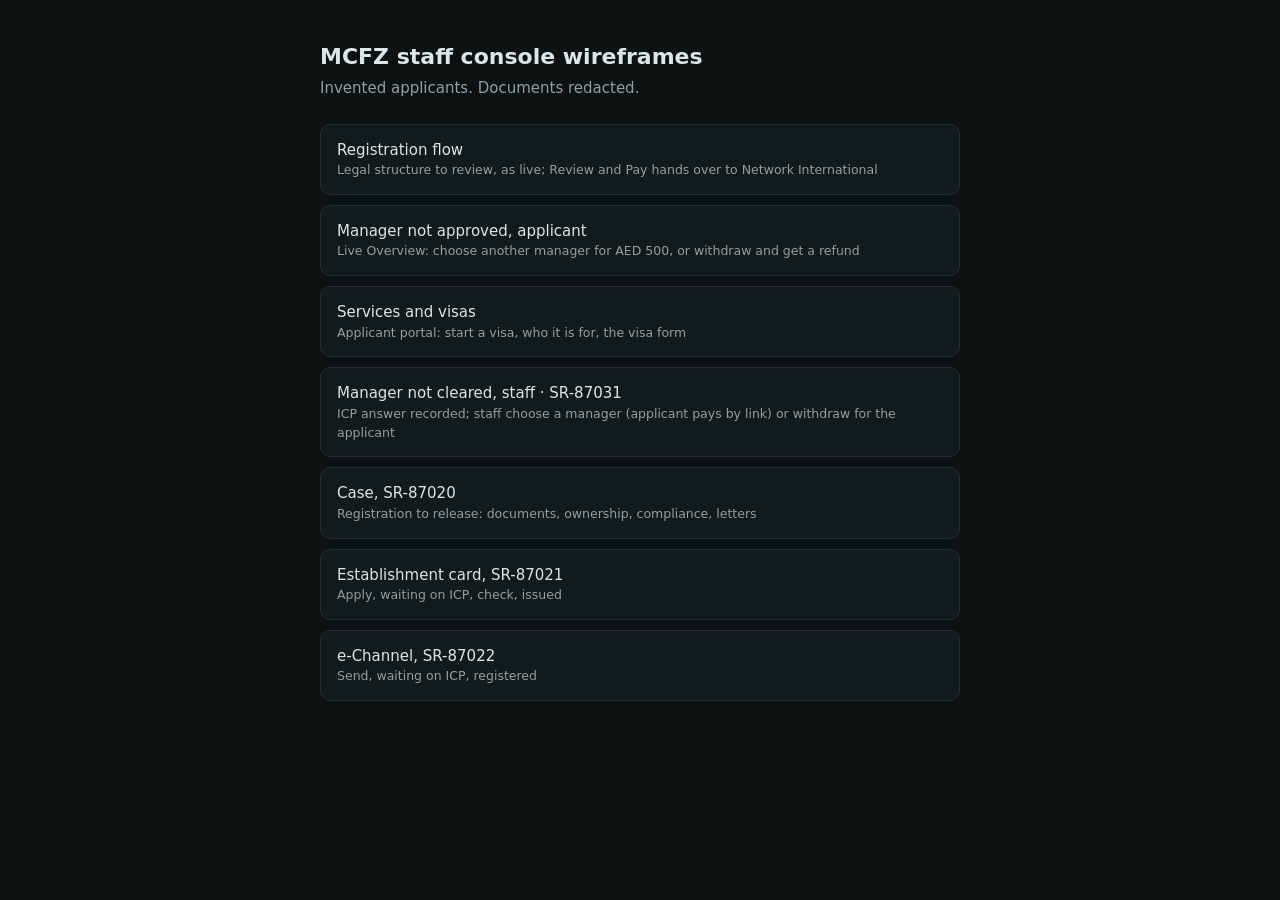
<file: index.html>
<!doctype html><html lang="en"><head><meta charset="utf-8"><meta name="viewport" content="width=device-width,initial-scale=1"><title>MCFZ Wireframes</title>
<style>body{margin:0;background:#0c1112;color:#dbe6e7;font:15px/1.5 system-ui,sans-serif}main{max-width:640px;margin:0 auto;padding:40px 16px}h1{font-size:22px;margin:0 0 4px}p{color:#8fa1a4;margin:0 0 24px}a{display:block;padding:14px 16px;border:1px solid #233033;border-radius:10px;margin-bottom:10px;color:#dbe6e7;text-decoration:none;background:#121a1b}a:hover{border-color:#1fb4b0}small{display:block;color:#8fa1a4}</style></head>
<body><main><h1>MCFZ staff console wireframes</h1><p>Invented applicants. Documents redacted.</p>
<a href="registration/">Registration flow<small>Legal structure to review, as live; Review and Pay hands over to Network International</small></a>
<a href="manager-not-approved/">Manager not approved, applicant<small>Live Overview: choose another manager for AED 500, or withdraw and get a refund</small></a>
<a href="services/">Services and visas<small>Applicant portal: start a visa, who it is for, the visa form</small></a>
<a href="manager-check/">Manager not cleared, staff · SR-87031<small>ICP answer recorded; staff choose a manager (applicant pays by link) or withdraw for the applicant</small></a>
<a href="console/">Case, SR-87020<small>Registration to release: documents, ownership, compliance, letters</small></a>
<a href="ec/">Establishment card, SR-87021<small>Apply, waiting on ICP, check, issued</small></a>
<a href="ech/">e-Channel, SR-87022<small>Send, waiting on ICP, registered</small></a>
</main></body></html>
</file>
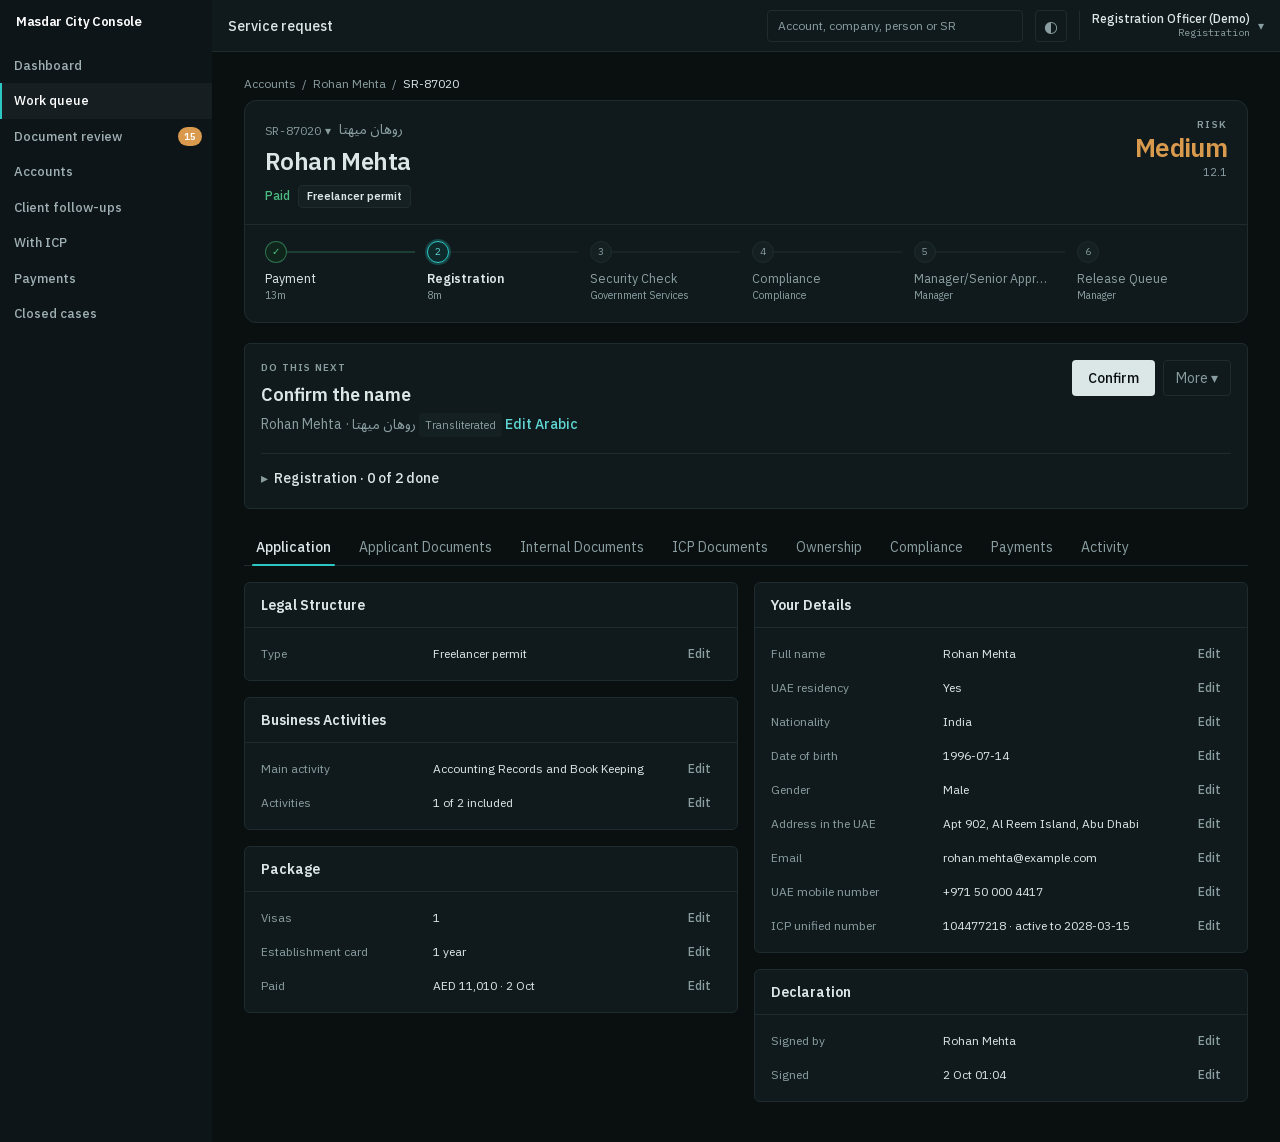
<file: console/index.html>
<!doctype html>
<html lang="en" class="__variable_c8daab __variable_595324 __variable_b7e8f4 dark">
<head>
<meta charset="utf-8">
<meta name="viewport" content="width=device-width,initial-scale=1">
<title>Staff Console Case</title>
<link rel="stylesheet" href="assets/8bc4025667f5d65a.css">
<link rel="stylesheet" href="assets/4b7f1220c1ed02d1.css">
<style>
body{margin:0}
.wbar{background:#000;color:#ddd;font:12.5px/1.4 system-ui,sans-serif;padding:8px 16px;display:flex;flex-wrap:wrap;gap:8px 16px;align-items:center}
.wbar b{color:#fff}.wbar button,.wbar select{color:#9fd8cf;background:#000;border:1px solid #333;border-radius:6px;padding:2px 8px;font:inherit;cursor:pointer}
.ar{direction:rtl;unicode-bidi:isolate}
.pv{height:100%;display:flex;flex-direction:column;align-items:center;justify-content:center;gap:10px;font:12px/1 ui-monospace,monospace;color:hsl(var(--muted-foreground))}
.pv .pg{width:62%;aspect-ratio:1.42;border:1px solid hsl(var(--border));border-radius:6px;background:repeating-linear-gradient(135deg,hsl(var(--panel)),hsl(var(--panel)) 8px,hsl(var(--panel2)) 8px,hsl(var(--panel2)) 9px)}
.thumb{height:100%;background:repeating-linear-gradient(135deg,hsl(var(--panel2)),hsl(var(--panel2)) 6px,hsl(var(--border)) 6px,hsl(var(--border)) 7px)}
.masonry{column-gap:1rem}
.rows>div:first-child{border-top:0}
.split{display:grid;gap:1rem;align-items:start}
@media (min-width:760px){.masonry{column-count:2}}
@media (min-width:900px){.split{grid-template-columns:minmax(0,1.25fr) minmax(0,1fr)}.sticky-v{position:sticky;top:12px}}
kbd{font:10px ui-monospace,monospace;border:1px solid hsl(var(--border));border-radius:4px;padding:0 4px;color:hsl(var(--muted-foreground))}
/* Ownership diagram, from the client wireframe, recoloured for the console */
.dot{width:9px;height:9px;border-radius:50%;flex:none;display:inline-block}
.org{overflow-x:auto;padding:14px 0 6px}
.org ul{display:flex;justify-content:center;margin:0;padding:22px 0 0;position:relative;list-style:none}
.org>ul{padding-top:0;width:max-content;min-width:100%}
.org li{list-style:none;position:relative;padding:22px 5px 0;display:flex;flex-direction:column;align-items:center}
.org li::before,.org li::after{content:'';position:absolute;top:0;right:50%;width:50%;height:22px;border-top:1px solid hsl(var(--border))}
.org li::after{right:auto;left:50%;border-left:1px solid hsl(var(--border))}
.org li:only-child::before,.org li:only-child::after{display:none}
.org li:only-child{padding-top:0}
.org li:first-child::before,.org li:last-child::after{border:0}
.org li:last-child::before{border-right:1px solid hsl(var(--border));border-radius:0 6px 0 0}
.org li:first-child::after{border-radius:6px 0 0 0}
.org ul ul::before{content:'';position:absolute;top:0;left:50%;border-left:1px solid hsl(var(--border));height:22px}
.nd{position:relative;border:1px solid hsl(var(--border));border-top:3px solid var(--c);border-radius:9px;background:hsl(var(--panel));padding:9px 12px 8px;min-width:118px;max-width:168px;text-align:center}
.nd b{display:block;font-size:12.5px;line-height:1.3;font-weight:600}
.nd small{display:block;font-size:11px;color:hsl(var(--muted-foreground));margin-top:2px;line-height:1.3}
.nd .pp{position:absolute;top:-10px;left:50%;transform:translateX(-50%);background:hsl(var(--panel2));border:1px solid hsl(var(--border));border-radius:100px;font-size:10.5px;font-weight:600;padding:0 7px;line-height:17px;white-space:nowrap}
.nd.root{background:hsl(var(--foreground));border-color:hsl(var(--foreground));color:hsl(var(--background));padding:10px 16px}
.nd.bo{background:hsl(var(--warn-wash))}
.nd.bo small{color:hsl(var(--warn));font-weight:600}
.nd.dim{border-style:dashed;background:transparent}
.nd.dim b{color:hsl(var(--muted-foreground))}
.grid-cols-\[10rem_1fr_auto\]{grid-template-columns:10rem 1fr auto}.grid-cols-\[1fr_1fr_auto\]{grid-template-columns:1fr 1fr auto}.grid-cols-\[1fr_auto_auto\]{grid-template-columns:1fr auto auto}.grid-cols-\[7rem_1fr_auto\]{grid-template-columns:7rem 1fr auto}.h-14{height:3.5rem}.w-11{width:2.75rem}.p-2\.5{padding:.625rem}.w-\[212px\]{width:212px}
@media (max-width:600px){.grid-cols-\[10rem_1fr_auto\]{grid-template-columns:7rem 1fr auto}}
.min-w-\[180px\]{min-width:180px}.gap-\[3px\]{gap:3px}.w-12{width:3rem}.w-\[320px\]{width:320px}.w-\[300px\]{width:300px}.w-\[220px\]{width:220px}.w-\[240px\]{width:240px}.h-13{height:3.25rem}.size-\[18px\]{width:18px;height:18px}.max-h-\[60vh\]{max-height:60vh}
.aspect-\[3\/4\]{aspect-ratio:3/4}.max-w-\[210px\]{max-width:210px}.max-w-\[420px\]{max-width:420px}.text-neutral-800{color:#262626}.text-neutral-500{color:#737373}.text-\[6px\]{font-size:6px}.text-\[7px\]{font-size:7px}.bg-neutral-200{background:#e5e5e5}.border-neutral-300{border-color:#d4d4d4}
.size-6{width:1.5rem;height:1.5rem}.cursor-copy{cursor:copy}.text-\[15px\]{font-size:15px}
@media (max-width:820px){.side{display:none}}
</style>
</head>
<body class="bg-background text-foreground antialiased">

<div class="flex min-h-svh">
  <nav class="side w-[212px] shrink-0 bg-nav py-3"><div class="px-4 pb-4 text-[13px] font-semibold tracking-tight text-navactive">Masdar City Console</div><div id="nav"></div></nav>
  <div id="portal"></div><main class="flex-1 min-w-0 bg-background"><header id="topbar" class="flex h-13 items-center gap-3 border-b border-border bg-card px-4"></header><div class="mx-auto max-w-6xl px-4 py-6 min-[820px]:px-8" id="app"></div></main>
</div>
<script>
const SKEY='mcfz-console-case-wf-v10';
/* ---------- Cases (invented) ---------- */
const CASES={
 fl:{sr:'SR-87020',type:'Freelancer permit',name:'Rohan Mehta',ar:'روهان ميهتا',risk:['Medium','12.1'],paid:'AED 11,010',
   app:[
    ['Legal Structure',[['Type','Freelancer permit']]],
    ['Business Activities',[['Main activity','Accounting Records and Book Keeping'],['Activities','1 of 2 included']]],
    ['Package',[['Visas','1'],['Establishment card','1 year'],['Paid','AED 11,010 · 2 Oct']]],
    ['Your Details',[['Full name','Rohan Mehta'],['UAE residency','Yes'],['Nationality','India'],['Date of birth','1996-07-14'],['Gender','Male'],['Address in the UAE','Apt 902, Al Reem Island, Abu Dhabi'],['Email','rohan.mehta@example.com'],['UAE mobile number','+971 50 000 4417'],['ICP unified number','104477218 · active to 2028-03-15']]],
    ['Declaration',[['Signed by','Rohan Mehta'],['Signed','2 Oct 01:04']]]],
   people:[{id:'p1',name:'Rohan Mehta',role:'Permit holder'}],
   docs:[{k:'pp',t:'Passport',who:'p1',f:'WP_4_ROHAN_PASSPORT.pdf',sz:'1.7 MB'},{k:'eid',t:'Emirates ID',who:'p1',f:'WP_4_ROHAN_EID.jpg',sz:'0.2 MB'},{k:'poa',t:'Proof of Address',who:'p1',f:'WP_4_ROHAN_BILL.pdf',sz:'0.3 MB'},{k:'noc',t:'No-objection letter',who:'p1'},{k:'cv',t:'CV or Experience Letter',who:'p1'},{k:'edu',t:'Educational Certificate',who:'p1'}]},
 co:{sr:'SR-87031',type:'Limited company',name:'Harbour Interiors Limited',ar:'هاربر انتيريورز ليمتد',risk:['Medium','14.4'],paid:'AED 17,520',
   app:[
    ['Legal Structure',[['Type','Limited company (L.L.C-FZ)']]],
    ['Company Name',[['Name','Harbour Interiors Limited'],['Arabic','هاربر انتيريورز ليمتد'],['Name check','Passed']]],
    ['Business Activities',[['Main activity','Interior Design Consultancy'],['Activities','2 of 3 included']]],
    ['Package',[['Package','Business One · 2 years'],['Visas','1'],['Paid','AED 17,520 · 1 Oct']]],
    ['Stakeholders',[['Layla Haddad','Shareholder · Director · Manager · Legal representative'],['Marco Bellini','Shareholder'],['Cedar Fitout Contracting','Shareholder · Mainland · signed by Omar Khalil']]],
    ['Layla Haddad',[['Roles','Shareholder · Director · Manager · Legal representative'],['UAE residency','Yes'],['Nationality','Kenya'],['Email','layla@harbour-interiors.example'],['UAE mobile number','+971 50 000 1204'],['Address in the UAE','Apt 1204, Marina Gate 2, Dubai Marina, Dubai']]],
    ['Marco Bellini',[['Roles','Shareholder'],['UAE residency','No'],['Nationality','Italy'],['Email','marco.bellini@example.it'],['Home country phone number','+39 333 000 0102'],['Home country address','Via Roma 14, Treviso, Italy']]],
    ['James Whitfield',[['Roles','Beneficial owner · 56% through Cedar Fitout Contracting'],['UAE residency','Yes'],['Nationality','Australia'],['Email','james.w@example.com'],['UAE mobile number','+971 52 000 7781'],['Address in the UAE','Villa 3, Street 9, Jumeirah 1, Dubai']]],
    ['Ownership',[['Share capital','100 shares at AED 1,000 · AED 100,000'],['Split','Cedar Fitout Contracting 70 · Layla Haddad 25 · Marco Bellini 5']]],
    ['Declaration',[['Signed by','Layla Haddad'],['Signed','1 Oct 18:22']]]],
   people:[{id:'lay',name:'Layla Haddad',role:'Manager'},{id:'mar',name:'Marco Bellini',role:'Shareholder'},{id:'jam',name:'James Whitfield',role:'Beneficial owner'}],
   docs:[{k:'pp',t:'Passport',who:'lay',f:'layla-passport.pdf',sz:'1.2 MB'},{k:'eid',t:'Emirates ID',who:'lay',f:'layla-eid.pdf',sz:'0.6 MB'},{k:'poa',t:'Proof of Address',who:'lay',f:'layla-dewa.pdf',sz:'0.3 MB'},{k:'pp2',t:'Passport',who:'mar',f:'marco-passport.pdf',sz:'1.4 MB'},{k:'tl',t:'Trade Licence',who:'cf',f:'cedar-fitout-trade-licence.pdf',sz:'0.8 MB'},{k:'sd',t:'Shareholder Distribution Document',who:'cf',f:'cedar-fitout-share-distribution.pdf',sz:'0.5 MB'},{k:'pp3',t:'Passport',who:'jam',f:'james-passport.pdf',sz:'1.1 MB'},{k:'poa3',t:'Proof of Address',who:'jam'}]}
};
CASES.co.visa={sr:'SR-87044',type:'Employment visa',sub:'Layla Haddad',
  docs:[{k:'pp',t:'Passport',who:'lay',f:'layla-passport.pdf',sz:'1.2 MB',from:'SR-87031'},{k:'photo',t:'Passport-size photo',who:'lay',f:'layla-photo.jpg',sz:'0.3 MB'},{k:'deg',t:'Attested degree certificate',who:'lay',f:'layla-degree-attested.pdf',sz:'1.0 MB'}],
  app:[['Visa',[['Job title','Marketing Manager · مدير تسويق'],['Qualification','Bachelor'],['Marital status','Married'],['Religion','Islam'],['Mother’s full name','Salma Haddad'],['Location','Inside the UAE, visit visa']]],['Pay',[['Basic monthly salary','AED 18,000'],['Transport allowance','AED 2,000'],['Probation','3 months'],['Contract','2 years']]]]};
const ACCT0=null;
const ACCT={fl:[['reg','SR-87020','Freelancer permit'],['ec','SR-87021','Establishment card'],['ech','SR-87022','e-Channel']],
            co:[['reg','SR-87031','Company registration'],['visa','SR-87044','Employment visa · Layla Haddad'],[null,'SR-87032','Establishment card']]};
const WHO={p1:'Rohan Mehta',lay:'Layla Haddad',mar:'Marco Bellini',jam:'James Whitfield',cf:'Cedar Fitout Contracting'};
const REC={fl:[['Full name','Rohan Mehta','ROHAN MEHTA',1],['Nationality','IN','IN',1],['Date of birth','1996-07-14','1996-07-14',1],['Passport number','P5531207','P5531207',1],['Passport expiry','2034-05-02','2034-05-02',1],['Name in Arabic','روهان ميهتا','Not read',0]],
           co:[['Full name','Layla Haddad','LAYLA HADDAD',1],['Nationality','KE','KE',1],['Date of birth','1988-03-14','1988-03-14',1],['Passport number','AK4471902','AK4471902',1],['Passport expiry','2031-06-01','2031-06-01',1],['Name in Arabic','ليلى حداد','Not read',0]]};
const blank=()=>({...(window.BOOT||{}),cs:(window.BOOT||{}).cs||'fl',tab:(window.BOOT||{}).tab||'application',name:false,docs:{},sel:null,letter:false,step:1,af:'All',back:false,sr:'reg',screen:'case',role:'reg',src:'app',icpNo:'',dlg:null,why:null,confirmFail:false,t:{},view:null,more:false,showRest:false,err:10013,ovr:{},stale:false,rk:null,vstep:0,vdone:false,reason:'',allRec:false,edits:{},log:[],editing:null,portal:false,...(window.BOOT||{})});
let S; try{S=JSON.parse(localStorage.getItem(SKEY))||blank()}catch(e){S=blank()}
const save=()=>{try{localStorage.setItem(SKEY,JSON.stringify(S))}catch(e){}};
const esc=s=>String(s??'').replace(/&/g,'&amp;').replace(/</g,'&lt;').replace(/"/g,'&quot;');
const C=()=>CASES[S.cs];
const isAr=s=>/[؀-ۿ]/.test(s);

/* ---------- Live console markup ---------- */
const pill=(t,tone)=>`<span class="inline-flex shrink-0 items-center rounded-full border px-2 py-0.5 text-xs font-medium ${tone==='ok'?'border-ok/40 bg-ok-wash text-ok':tone==='warn'?'border-warn/40 bg-warn-wash text-warn':'border-border bg-panel2 text-foreground'}">${t}</span>`;
const tag=(t,ok)=>`<span class="inline-flex items-center rounded px-1.5 py-0.5 text-[11px] whitespace-nowrap ${ok?'bg-ok-wash text-ok':'bg-panel2 text-muted-foreground'}">${t}</span>`;
const btnP=(t,a='',dis)=>`<button type="button" ${a} ${dis?'disabled':''} class="shrink-0 rounded-md font-medium transition-colors disabled:opacity-50 px-4 py-2 text-sm bg-foreground text-background hover:opacity-90">${t}</button>`;
const btnB=(t,a='')=>`<button type="button" ${a} class="inline-flex shrink-0 items-center gap-1.5 rounded-md border border-brand px-2.5 py-1 text-xs font-medium text-link transition-colors hover:bg-wash disabled:opacity-40">${t}</button>`;
const btnS=(t,a='')=>`<button type="button" ${a} class="inline-flex shrink-0 items-center gap-1.5 rounded-md border border-border px-2.5 py-1 text-xs text-muted-foreground transition-colors hover:text-foreground disabled:opacity-40">${t}</button>`;
const link=(t,a)=>`<button type="button" ${a} class="ml-auto shrink-0 text-xs font-medium text-link hover:underline">${t} ›</button>`;
const card=(h,inner,right='',sub='')=>`<div class="mb-4 break-inside-avoid rounded-lg border border-border bg-panel"><div class="flex items-center gap-2 border-b border-border px-4 py-3"><h3 class="text-sm font-semibold text-foreground">${h}</h3>${sub?`<span class="text-xs text-muted-foreground">· ${sub}</span>`:''}${right}</div><div class="px-4 py-3"><div class="grid gap-1.5">${inner}</div></div></div>`;
const row=(k,v)=>`<div class="flex gap-3 text-xs"><span class="w-40 shrink-0 text-muted-foreground">${k}</span><span class="min-w-0 ${isAr(v)?'ar':''}">${v}</span></div>`;
const recRow=(k,v,a='')=>`<div class="grid grid-cols-[10rem_1fr_auto] items-center gap-3 px-3 py-1.5 text-sm"><span class="text-xs text-muted-foreground">${k}</span><span class="min-w-0 ${isAr(v)?'ar':''}">${v}</span>${a}</div>`;
const recBox=(h,rows,right='')=>`<div><div class="flex items-center gap-2"><div class="label-cap text-muted-foreground">${h}</div>${right}</div><div class="mt-2 divide-y divide-border overflow-hidden rounded-md border border-border bg-panel">${rows}</div></div>`;
const ek=l=>S.cs+':'+l;
const val=(l,d)=>S.edits[ek(l)]??d;
const now=()=>{const d=new Date(); return `2 Oct ${String(d.getHours()).padStart(2,'0')}:${String(d.getMinutes()).padStart(2,'0')}`};
function erow(l,d,kind,key){key=key||l; const v=val(key,d), on=S.editing===key, ed=ek(key) in S.edits;
  const shown=v?`<span class="text-foreground ${isAr(v)?'ar':''}">${esc(v)}</span>`:`<span class="text-muted-foreground">Not given</span>`;
  const val2=on?`<span class="flex gap-2"><input data-ein class="min-w-0 flex-1 rounded-md border border-brand bg-background px-2 py-1 text-sm ${isAr(v)?'ar':''}" value="${esc(v)}">${btnS('Cancel','data-a="ecancel"')}${btnB('Save','data-a="esave"')}</span>`:`<span class="flex flex-wrap items-center gap-2">${shown}${ed?tag('Edited by staff'):''}</span>`;
  const b=on?'':`<button data-edit="${esc(key)}" class="inline-flex h-7 items-center rounded-md px-2.5 text-xs font-medium text-muted-foreground hover:bg-accent hover:text-foreground">Edit</button>`;
  return kind==='rec'?`<div class="grid grid-cols-[10rem_1fr_auto] items-center gap-3 px-3 py-1.5 text-sm"><span class="text-xs text-muted-foreground">${l}</span><span class="min-w-0">${val2}</span>${b}</div>`
    :`<div class="grid grid-cols-[10rem_1fr_auto] items-center gap-3 text-xs"><span class="text-muted-foreground">${l}</span><span class="min-w-0">${val2}</span>${b}</div>`}
const editBtn=`<button class="inline-flex h-7 items-center rounded-md px-2.5 text-xs font-medium text-muted-foreground hover:bg-accent hover:text-foreground">Edit</button>`;
const mark=ok=>`<span aria-hidden="true" class="flex size-[18px] shrink-0 items-center justify-center rounded-full border text-[10px] ${ok?'border-ok/50 bg-ok-wash text-ok':'border-border'}">${ok?'✓':''}</span>`;
const tl=(t,a)=>`<button type="button" ${a} class="shrink-0 text-sm font-medium text-link hover:underline">${t}</button>`;

CASES.fl.ec={sr:'SR-87021',type:'Establishment card',sub:'Rohan Mehta',docs:[],app:[]};
const mgrNow=()=>S.mgrName||'Layla Haddad';
const SRD=()=>S.sr!=='reg'&&C()[S.sr]?C()[S.sr]:null;
CASES.co.pre={sr:'SR-87030',type:'Pre-approval',sub:'Harbour Interiors Limited',
  docs:[{k:'ppp',t:'Passport',who:'lay',f:'layla-passport.pdf',sz:'1.2 MB'},{k:'peid',t:'Emirates ID',who:'lay',f:'layla-eid.pdf',sz:'0.6 MB'},{k:'prv',t:'Residence visa',who:'lay',f:'layla-residence-visa.pdf',sz:'0.4 MB'}],
  app:[['Company',[['Company type','Limited company'],['Proposed name 1','Harbour Interiors'],['Proposed name 2','Harbour Interior Design'],['Proposed name 3','Harbour Fitout'],['Main activity','Interior Design Consultancy']]],['Manager',[['Full name','Layla Haddad'],['Full name in Arabic','ليلى حداد'],['Email','layla@harbour-interiors.example'],['Mobile','+971 50 000 1204'],['UAE residency','Yes']]],['Payment',[['Pre-approval and name reservation','AED 500 · card · 2 Oct']]]]};
const PRESTEPS=[['Payment','1m','System'],['Review','','Registration'],['Security Check','','Government Services'],['Decision','','Government Services'],['Released','','Government Services']];
const PRESTEPT=[
  [['Payment received',()=>'AED 500 · card · approved by Stripe','auto']],
  [['Check the proposed names',()=>'3 proposed · first available is used','prenames','Confirm'],['Review the manager’s documents',()=>`${received().filter(d=>S.docs[dkey(d)]).length} of ${received().length} reviewed`,'docs','Review'],['Screen the manager',()=>'AML','prescreen','Run']],
  [['Send the security approval letter to ICP',()=>'Covering letter, security approval for name reservation','presend','Record as sent'],['Upload the cleared certificate',()=>S.preNo?`Sent to ICP · ${esc(S.preNo)}`:'When ICP clear the manager','precert','Upload']],
  [['Decide',()=>'','predecide','Approve']],
  [['Name Reservation Certificate released',()=>'Harbour Interiors Limited · valid until 1 December 2026','auto']]];
CASES.fl.ech={sr:'SR-87022',type:'e-Channel',sub:'Rohan Mehta',docs:[],app:[]};
const ECHSTEPS=[['Send','0d','Government Services'],['Waiting on ICP','','ICP'],['Registered','','Government Services']];
const ECHSTEPT=[[['Submit the e-Channel registration',()=>'On ICP’s own portal. No letter for this one.','echsend','Record as sent']],[['Record the registration',()=>'','echreg','Register']],[['e-Channel registered',()=>'','auto']]];
const ECSTEPS=[['Apply','0d','Government Services'],['Waiting on ICP','','ICP'],['Check','','Government Services'],['Issued','','Government Services']];
const ECSTEPT=[[['Apply at ICP',()=>'Copy the ICP form, submit it at ICP, then record the request number','ecapply','Mark as applied']],[['Upload the establishment card',()=>S.ecNo?`Sent to ICP · ${esc(S.ecNo)}`:'When ICP issues it','eccard','Upload']],[['Check the establishment card',()=>'','eccheck','Release']],[['Establishment card issued',()=>'2/1/1306201 · to 30 Sep 2027','auto']]];
const SSTEPS=()=>S.sr==='pre'?PRESTEPS:S.sr==='ech'?ECHSTEPS:S.sr==='ec'?ECSTEPS:S.sr==='visa'?VSTEPS:STEPS;
const STASKS=()=>S.sr==='pre'?PRESTEPT:S.sr==='ech'?ECHSTEPT:S.sr==='ec'?ECSTEPT:S.sr==='visa'?VSTEPT:STEPT;
const SCUR=()=>S.sr==='pre'?(S.prestep??1):S.sr==='ech'?(S.echstep||0):S.sr==='ec'?(S.ecstep||0):S.sr==='visa'?S.vstep:S.step;
const docs=()=>SRD()?SRD().docs:C().docs;
const docsOf=(cs,sr)=>sr==='reg'?CASES[cs].docs:((CASES[cs][sr]||{}).docs||[]);
const dkey=d=>S.cs+':'+d.k;
const dstate=d=>!d.f?'missing':d.from?(S.docs[dkey(d)]==='ok'?'ok':'elsewhere'):S.docs[dkey(d)]||'received';
const DP={elsewhere:['On SR-87031',''],missing:['Missing','warn'],received:['Received',''],ok:['Accepted','ok'],back:['Sent back','warn']};
const dpill=d=>pill(...DP[dstate(d)]);
const received=()=>docs().filter(d=>d.f&&!d.from), reviewed=()=>received().every(d=>S.docs[dkey(d)]);
const VSTEPS=[['Documents','5m','Visas'],['Entry permit',''],['Location',''],['Medical',''],['Insurance',''],['Residence visa',''],['Emirates ID','']];
const STEPS=[['Payment','13m','System'],['Registration','8m','Registration'],['Security Check','','Government Services'],['Compliance','','Compliance'],['Manager/Senior Approval','','Manager'],['Release Queue','','Manager']];
const ROLETEAM={reg:'Registration',gs:'Government Services',comp:'Compliance',mgr:'Manager',obs:null};
const SKIPPED=i=>!SRD()&&(i===3||i===4)&&S.step>i&&S.skipped;

const FACT=[['Jurisdiction','19.5','Medium'],['Entity','6.5','Low'],['Initiation','10','Low'],['Property','10','Low'],['Activity','0','Low']];
const RATES=['Low','Medium','Medium-high','High'];
function riskCard(nat,c){
  const rows=FACT.map(([f,sc,rt])=>{const o=S.ovr[S.cs+':'+f], cur=o?o[0]:rt;
    if(S.rk===f) return `<div class="rounded-md border border-brand p-2.5"><div class="text-xs text-muted-foreground">${f}${f==='Jurisdiction'?' · '+nat:''}</div><div class="mt-2 flex flex-wrap gap-1.5">${RATES.map(x=>`<button data-rate="${x}" class="rounded-full border px-2.5 py-0.5 text-xs ${S.rpick===x?'border-brand/40 bg-wash text-link':'border-border text-muted-foreground'}">${x}</button>`).join('')}</div><input data-rreason class="mt-2 w-full rounded-md border border-border bg-background px-2 py-1 text-xs" aria-label="Reason"><div class="mt-1 text-[11px] text-muted-foreground">Reason, for the audit trail</div><div class="mt-2 flex justify-end gap-2">${btnS('Cancel','data-a="rcancel"')}${btnB('Save','data-a="rsave"')}</div></div>`;
    if(S.role!=='comp') return `<div class="flex w-full items-center gap-3 px-1 py-1 text-xs"><span class="w-32 shrink-0 text-muted-foreground">${f}${f==='Jurisdiction'?' · '+nat:''}</span><span class="tnum flex-1 ${cur!=='Low'?'text-warn':''}">${o?`${cur} <span class="text-muted-foreground">· changed by Compliance · was ${rt}</span>`:`${sc} · ${cur}`}</span></div>`;
    return `<button data-rk="${f}" class="group flex w-full items-center gap-3 rounded px-1 py-1 text-left text-xs hover:bg-panel2"><span class="w-32 shrink-0 text-muted-foreground">${f}${f==='Jurisdiction'?' · '+nat:''}</span><span class="tnum flex-1 ${cur!=='Low'?'text-warn':''}">${o?`${cur} <span class="text-muted-foreground">· score recalculated by the ERR · was ${rt}</span>`:`${sc} · ${cur}`}</span><span class="text-muted-foreground opacity-50 group-hover:opacity-100">✎</span></button>`}).join('');
  const right=S.stale&&S.role==='comp'?`<span class="ml-auto">${btnB('Regenerate ERR','data-a="regen"')}</span>`:`<span class="ml-auto flex items-center gap-2">${S.role==='comp'?'':'<span class="text-[11px] text-muted-foreground">Compliance changes this</span>'}${link('ERR-'+S.err,'').replace('ml-auto ','')}</span>`;
  return card('Risk',rows,right,`${c.risk[0]} · ${c.risk[1]}`);
}
function header(){const c0=C(), v=SRD(), c={...c0,sr:v?v.sr:c0.sr,type:v?(['ec','ech','pre'].includes(S.sr)?v.type:`${v.type} · ${c0.name}`):c0.type,name:S.cs==='fl'?val('Full name',c0.name):val('Name',c0.name),ar:S.cs==='fl'?val('Name in Arabic',c0.ar):val('Arabic',c0.ar)};
  return `<nav class="mb-2 flex flex-wrap items-center gap-1.5 text-xs text-muted-foreground"><span>Accounts</span><span>/</span><span>${c.name}</span><span>/</span><span class="text-foreground">${c.sr}</span></nav>
  <div class="overflow-hidden rounded-xl border border-border bg-panel">
    <div class="px-5 py-4"><div class="flex flex-wrap items-start justify-between gap-4"><div class="min-w-0">
      <div class="flex items-center gap-2">${srMenu(c.sr)}${v?'':`<span class="ar text-sm text-muted-foreground">${c.ar}</span>`}</div>
      <h1 class="mt-1 text-2xl font-semibold tracking-tight">${v?v.sub:c.name}</h1>
      <div class="mt-2 flex flex-wrap items-center gap-2"><span class="text-xs font-medium text-ok">Paid</span><span class="inline-flex items-center rounded-md border border-border bg-panel2 px-2 py-0.5 text-[11px] font-semibold">${c.type}</span></div></div>
      ${['ec','ech','pre'].includes(S.sr)?'':`<div class="text-right"><div class="label-cap text-muted-foreground">Risk</div><div class="mt-0.5 text-[26px] font-semibold leading-none tracking-tight text-warn">${c.risk[0]}</div><div class="tnum mt-1 text-[11px] text-muted-foreground">${c.risk[1]}</div></div>`}</div></div>
    <div class="h-px bg-border"></div>
    ${`<div class="px-5 pb-3.5 pt-4"><div class="grid gap-x-3" style="grid-template-columns:repeat(${Math.max(SSTEPS().length,6)},minmax(0,1fr))">${SSTEPS().map(([n,t],i,A)=>{const cur=SCUR(),done=i<cur,on=i===cur;
      const vw=(S.view??cur)===i; return `<div role="button" data-view="${i}" class="min-w-0 cursor-pointer rounded pr-3 pb-1 ${vw&&!on?'bg-panel2':''}"><div class="relative mb-2 h-[22px]">${i<A.length-1?`<span class="absolute left-[11px] right-[-12px] top-1/2 h-px -translate-y-1/2 ${done?'bg-ok/45':'bg-border'}"></span>`:''}<span class="relative z-10 flex size-[22px] items-center justify-center rounded-full border font-mono text-[10px] ${done?'border-ok/50 bg-ok-wash text-ok':on?'border-brand bg-wash text-link ring-2 ring-brand/25':'border-border bg-panel2 text-muted-foreground'}">${done?'✓':i+1}</span></div><div class="truncate text-[12.5px] leading-tight ${on?'font-semibold text-foreground':done?'text-foreground':'text-muted-foreground'}">${n}</div><div class="mt-0.5 truncate text-[10.5px] text-muted-foreground">${SKIPPED(i)?'Skipped · under 21':i<=cur?A[i][1]:(A[i][2]||'')}</div></div>`}).join('')}</div></div>`}
  </div>`;
}
const toReview=(cs,sr)=>docsOf(cs,sr).filter(d=>d.f&&!d.from&&!S.docs[cs+':'+d.k]).length;
function requests(){return ''}
function srMenu(sr){  const list=ACCT[S.cs].filter(x=>x[0]);
  if(list.length<2) return `<span class="tnum font-mono text-xs text-muted-foreground">${sr}</span>`;
  return `<span class="relative"><button data-a="srdd" class="tnum inline-flex items-center gap-1 font-mono text-xs text-muted-foreground hover:text-foreground">${sr} <span>▾</span></button>${S.srdd?`<div class="absolute left-0 top-full z-20 mt-1 w-[300px] rounded-lg border border-border bg-panel p-1 shadow-lg">${list.map(([k,no,t])=>{const n=toReview(S.cs,k), ec=k==='ec';return `<button data-sr="${k}" class="flex w-full items-center justify-between gap-3 rounded-md px-2.5 py-2 text-left text-sm hover:bg-panel2 ${k===S.sr?'bg-wash':''}"><span><span class="tnum block font-mono text-[11px] text-muted-foreground">${no}</span>${t}</span><span class="text-xs ${n?'text-foreground':'text-ok'}">${k==='pre'?(S.t['co:pre:predecide']?'Pre-approved':S.preRej?'Rejected':'<span class="text-foreground">Open</span>'):k==='ech'?(S.echReg?'Registered':'<span class="text-foreground">With GS</span>'):ec?(S.t['fl:ec:eccheck']?'Issued':'<span class="text-foreground">With GS</span>'):n?n+' to review':'✓'}</span></button>`}).join('')}</div>`:''}</span>`}
const STEPT=[
  [['Payment received',()=>`${C().paid} · card · Network International`,'auto']],
  [['Confirm the name',()=>`${hdrName()} · <span class="ar">${hdrAr()}</span>`,'name','Confirm'],['Review the documents',()=>`${received().filter(d=>S.docs[dkey(d)]).length} of ${received().length} reviewed · ${docs().length-received().length} missing`,'docs','Review']],
  [['Get the unified number from ICP',()=>'104477218','auto'],['Generate the covering letter',()=>'Covering Letter to ICP','auto'],['Send the security check letter to ICP',()=>'Covering Letter to ICP is ready','letter','Record as sent'],['Upload the cleared certificate',()=>S.icpNo?`Sent to ICP · ${esc(S.icpNo)}`:'When ICP clears it','cert','Upload']],
  [['Screen every person',()=>`${C().people.length} not screened`,'screen','Run'],['Confirm the risk rating',()=>`ERR-${S.err} · ${C().risk.join(' · ')}`,'err','Confirm']],
  [['Approve the application',()=>'','approve','Approve']],
  [['Release gate',()=>'8 of 8 checks pass','auto'],['Generate the licence pack',()=>'','pack','Generate'],['Release to the applicant',()=>'','release','Release']]];
const VSTEPT=[
  [['Review the documents',()=>`${received().filter(d=>S.docs[dkey(d)]).length} of ${received().length} reviewed · passport from SR-87031`,'docs','Review']],
  [['Send the entry permit application to ICP',()=>'','vsend','Send'],['Upload the entry permit',()=>'When ICP issues it','vpermit','Upload']],
  [['Confirm where Layla Haddad is',()=>'Applicant: inside the UAE, visit visa','vloc','Confirm']],
  [['Confirm the medical',()=>'Booked by the applicant','vmed','Confirm']],
  [['Check the insurance',()=>'Uploaded by the applicant','vins','Check']],
  [['Apply for the residence visa',()=>'','vres','Send']],
  [['Hand over the Emirates ID',()=>'','veid','Confirm']]];
const hdrName=()=>S.cs==='fl'?val('Full name',C().name):val('Name',C().name);
const hdrAr=()=>S.cs==='fl'?val('Name in Arabic',C().ar):val('Arabic',C().ar);
const isDone=(k)=>k==='auto'?true:k==='name'?S.name:k==='docs'?reviewed():!!S.t[S.cs+':'+S.sr+':'+k];
function todo(){
  const V=!!SRD(), T=STASKS(), L=SSTEPS(), cur=SCUR(), vi=S.view??cur;
  if(vi!==cur){ const tasks=T[vi], past=vi<cur;
    return `<div class="mt-5 rounded-lg border border-border bg-panel px-4 pb-3 pt-3"><div class="flex items-center justify-between gap-3"><div class="label-cap text-muted-foreground">Step record · ${L[vi][0]}</div><button data-view="${cur}" class="text-xs text-link hover:underline">Back to ${L[cur][0]}</button></div>
      <div class="mt-1 text-xs text-muted-foreground">${past?'Done':'Not started'}</div>
      <ol class="mt-2 list-none">${tasks.map(([t,d])=>`<li class="flex items-center gap-3 py-2">${mark(past)}<div class="min-w-0 flex-1"><div class="text-sm ${past?'text-muted-foreground':''}">${t}</div>${d()?`<div class="mt-0.5 text-xs text-muted-foreground">${d()}</div>`:''}</div></li>`).join('')}</ol></div>`; }
  const tasks=T[cur]||[], open=tasks.filter(x=>!isDone(x[2])), last=cur>=L.length-1;
  const team=L[cur][2], mine=V||S.role!=='obs'&&ROLETEAM[S.role]===team;
  if(!mine&&!(last&&!open.length)) return `<div class="mt-5 rounded-lg border border-border bg-panel p-4"><div class="label-cap text-muted-foreground">Where this case is</div><h2 class="mt-1.5 text-lg font-semibold">With ${team}, at ${L[cur][0]}</h2><p class="mt-1 text-sm text-muted-foreground">${open[0]?open[0][0]:'Ready to approve'}</p></div>`;
  const nx=open[0];
  const more=`<span class="relative"><button data-a="more" class="inline-flex h-9 items-center gap-1.5 rounded-md border border-border px-3 text-sm text-muted-foreground hover:text-foreground">More ▾</button>${S.more?`<div class="absolute right-0 top-full z-20 mt-1 w-[220px] rounded-lg border border-border bg-panel p-1 shadow-lg">${['Request from customer','Move to another team','Reject the application'].map(x=>`<button class="block w-full rounded-md px-2.5 py-2 text-left text-sm hover:bg-panel2 ${/Reject/.test(x)?'text-danger':''}">${x}</button>`).join('')}</div>`:''}</span>`;
  let title, detail='', action, label='Do this next', warn='', below='';
  const mr=S.cs==='co'&&S.sr==='reg'&&(S.mgrRej||S.wd||S.link), n500=S.checks||1, paidN=+String(C().paid).replace(/[^0-9]/g,'')+500*(n500-1), refundN=paidN-500*n500, aed=x=>'AED '+x.toLocaleString();
  const money=`<div class="mt-4 overflow-hidden rounded-md border border-border">${[['Paid',aed(paidN)],[`Kept · ${n500} manager check${n500>1?'s':''} × AED 500`,'−'+aed(500*n500)],['Refund if they withdraw',aed(refundN)]].map(([k,v],i)=>`<div class="flex items-center justify-between gap-3 border-t border-border px-4 py-2 first:border-t-0 ${i===2?'font-semibold':''}"><span class="text-sm ${i===2?'':'text-muted-foreground'}">${k}</span><span class="tnum text-sm">${v}</span></div>`).join('')}</div>`;
  const how=`<div class="mt-3 text-xs text-muted-foreground">How did they ask?</div><div class="mt-1.5 flex flex-wrap gap-1.5">${['Chat','Call','Email','In person'].map(w=>`<button data-how="${w}" class="rounded-full border px-2.5 py-1 text-xs ${S.how===w?'border-brand/40 bg-wash text-link':'border-border text-muted-foreground'}">${w}</button>`).join('')}</div>`;
  const CAND=[['Marco Bellini','Italy · Shareholder'],['James Whitfield','United Kingdom · Director'],['Someone new','Not on the application yet']];
  if(mr&&S.wd){ label='Closed'; title='Withdrawn'; detail=`Refund ${aed(refundN)} issued automatically to the card they paid with · ${S.wdBy||'by the applicant'}`; action=''; }
  else if(mr&&S.link){ label='Waiting on the applicant'; title=`Payment link sent for ${esc(S.newMgr)}`; detail=`AED 500 · emailed to the applicant${S.how?' · they asked by '+S.how.toLowerCase():''} · the security check restarts when it is paid`; action=`${btnS('Resend the link')}${btnS('Copy the link')}`; }
  else if(mr){ label='Waiting on the applicant'; title=`ICP did not clear ${esc(mgrNow())} as manager`; detail='The applicant has been emailed and can choose a new manager or withdraw in their portal.'; below=money;
    if(S.mp==='pick') below+=`<div class="mt-4 rounded-md border border-border bg-panel2 p-3"><div class="text-sm font-semibold">Choose a new manager for the applicant</div><div class="mt-2 overflow-hidden rounded-md border border-border">${CAND.map(([n,sub])=>`<button data-mpick="${n}" class="flex w-full items-center gap-3 border-t border-border px-3 py-2 text-left first:border-t-0"><span class="flex size-4 items-center justify-center rounded-full border ${S.mpick===n?'border-brand':'border-border'}">${S.mpick===n?'<span class="size-2 rounded-full bg-brand"></span>':''}</span><span><span class="block text-sm">${n}</span><span class="block text-xs text-muted-foreground">${sub}</span></span></button>`).join('')}</div>${S.mpick==='Someone new'?`<div class="mt-2 grid gap-2">${[['Full name','Omar Khalil'],['Email','omar@harbour-interiors.example']].map(([k,v])=>`<label class="grid grid-cols-[7rem_1fr] items-center gap-2 text-xs text-muted-foreground">${k}<input class="h-8 rounded-md border border-border bg-background px-2 text-sm text-foreground" value="${v}"></label>`).join('')}<div class="text-xs text-muted-foreground">Passport · omar-khalil-passport.pdf</div></div>`:''}${how}<div class="mt-3 text-xs text-muted-foreground">The applicant pays the AED 500 themselves. The check restarts when it is paid.</div><div class="mt-3 flex justify-end gap-2">${btnS('Cancel','data-a="mpx"')}${btnP('Send AED 500 payment link','data-a="mlink"',!S.how)}</div></div>`;
    if(S.mp==='wd') below+=`<div class="mt-4 rounded-md border border-border bg-panel2 p-3"><div class="text-sm font-semibold">Withdraw for the applicant?</div><div class="mt-1 text-xs text-muted-foreground">Refund ${aed(refundN)} to the card they paid with. They are emailed.</div>${how}<div class="mt-3 flex justify-end gap-2">${btnS('Cancel','data-a="mpx"')}${btnP('Withdraw and refund '+aed(refundN),'data-a="mwdgo"',!S.how)}</div></div>`;
    action=S.mp?'':`${btnS('Choose a new manager for them','data-a="mpick"')}${btnS('Withdraw for them','data-a="mwd"')}`; }
  else if(nx){ title=nx[0]; detail=nx[1](); action=nx[2]==='docs'?btnP(nx[3],'data-tab="documents"'):btnP(nx[3],`data-task="${nx[2]}"`);
    if(nx[2]==='name'){ detail=S.editing==='Name in Arabic'?`${hdrName()} · <input data-ein class="ar rounded-md border border-brand bg-background px-2 py-0.5 text-sm" value="${esc(hdrAr())}"> ${tl('Save','data-a="esave"')}`:`${hdrName()} · <span class="ar">${hdrAr()}</span> ${tag('Transliterated')} ${tl('Edit Arabic','data-edit="Name in Arabic"')}`; }
    if(nx[2]==='letter'){ action=`${btnS('Review for ICP','data-a="icpreview"')}${btnS('Open the letter')}<input data-icpno class="h-9 w-40 rounded-md border border-border bg-background px-2 text-sm" aria-label="ICP request number" value="${esc(S.icpNo)}">${btnP('Record as sent','data-task="letter"',!S.icpNo)}`; }
    if(nx[2]==='ecapply'){ detail='Copy the form below into ICP, submit, then record the request number.'; action=''; below=`<label class="mt-4 block"><span class="block text-xs text-muted-foreground">ICP request number</span><span class="mt-1.5 flex flex-wrap gap-2"><input data-ecno class="h-9 w-56 rounded-md border border-border bg-background px-2.5 text-sm" value="${esc(S.ecNo||'')}"><button type="button" data-task="ecapply" ${S.ecNo?'':'disabled'} class="h-9 rounded-md px-4 text-sm font-medium ${S.ecNo?'bg-foreground text-background':'border border-border text-muted-foreground'}">Mark as applied</button></span></label>`; }
    if(nx[2]==='eccard'){ label='Waiting on ICP'; title='Waiting on ICP for the establishment card'; action=`${btnP('Upload the establishment card','data-task="eccard"')}${btnS("That wasn't sent",'data-a="ecunsend"')}`; }
    if(nx[2]==='prenames'){ action=''; const N=[['Harbour Interiors','Available',1],['Harbour Interior Design','Available',1],['Harbour Fitout','Close to an existing company',0]];
      below=`<div class="mt-4 overflow-hidden rounded-md border border-border">${N.map(([n,st,ok],i)=>`<div class="flex items-center justify-between gap-3 border-t border-border px-4 py-2.5 first:border-t-0"><span class="text-[15px]">${i+1}. ${n} Limited</span><span class="text-sm ${ok?'text-ok':'text-warn'}">${st}</span></div>`).join('')}</div><div class="mt-3">${btnP('Confirm Harbour Interiors Limited','data-task="prenames"')}</div>`; }
    if(nx[2]==='prescreen'){ action=btnP('Run screening','data-task="prescreen"'); }
    if(nx[2]==='presend'){ action=''; below=`<label class="mt-4 block"><span class="block text-xs text-muted-foreground">ICP request number</span><span class="mt-1.5 flex flex-wrap gap-2"><input data-preno class="h-9 w-56 rounded-md border border-border bg-background px-2.5 text-sm" value="${esc(S.preNo||'')}"><button type="button" data-task="presend" ${S.preNo?'':'disabled'} class="h-9 rounded-md px-4 text-sm font-medium ${S.preNo?'bg-foreground text-background':'border border-border text-muted-foreground'}">Record as sent</button></span></label>`; }
    if(nx[2]==='precert'){ label='Waiting on ICP'; title='Waiting on ICP for the manager’s security check'; action=`${btnP('Upload the cleared certificate','data-task="precert"')}${btnS("That wasn't sent",'data-a="preunsend"')}`; }
    if(nx[2]==='predecide'){ action=''; title=S.preRej?'Waiting for a new manager':'Approve or reject'; detail=S.preRej?`Rejected · ${esc(S.preRej)}. The applicant has been told and asked for a different manager (AED 500).`:'Names checked, manager screened and cleared by ICP.';
      const why=['ICP did not clear the manager','Name refused by ICP','Other'];
      below=S.preRej?`<div class="mt-4 flex flex-wrap gap-2">${btnS('Applicant submitted a new manager · AED 500 paid','data-a="prenewmgr"')}</div>`:`<div class="mt-4 flex flex-wrap gap-2">${btnP('Approve and issue the certificate','data-a="preapprove"')}${btnS(S.preRejOpen?'Cancel':'Reject','data-a="prerejopen"')}</div>${S.preRejOpen?`<div class="mt-3 rounded-md border border-border bg-panel2 p-3"><div class="text-xs text-muted-foreground">Reason, sent to the applicant</div><div class="mt-2 flex flex-wrap gap-1.5">${why.map(w=>`<button data-prewhy="${w}" class="rounded-full border px-2.5 py-1 text-xs ${S.preWhy===w?'border-brand/40 bg-wash text-link':'border-border text-muted-foreground'}">${w}</button>`).join('')}</div><div class="mt-3 flex justify-end">${S.preWhy?btnP('Reject','data-a="prereject"'):'<span class="text-xs text-muted-foreground">Give a reason</span>'}</div></div>`:''}`; }
    if(nx[2]==='echsend'){ action=''; below=`<div class="mt-4 grid items-baseline gap-4 rounded-md border border-border px-4 py-2.5" style="grid-template-columns:13rem 1fr" data-copy="2/1/1306201" title="Click to copy"><span class="text-sm text-muted-foreground">Establishment card number</span><span class="cursor-copy font-mono text-[15px]">2/1/1306201</span></div>
      <label class="mt-4 block"><span class="block text-xs text-muted-foreground">ICP request number</span><span class="mt-1.5 flex flex-wrap gap-2"><input data-echno class="h-9 w-56 rounded-md border border-border bg-background px-2.5 text-sm" value="${esc(S.echNo||'')}"><button type="button" data-task="echsend" ${S.echNo?'':'disabled'} class="h-9 rounded-md px-4 text-sm font-medium ${S.echNo?'bg-foreground text-background':'border border-border text-muted-foreground'}">Record as sent</button></span></label>`; }
    if(nx[2]==='echreg'){ label='Waiting on ICP'; title='Waiting on ICP for the e-Channel registration'; detail=`Sent to ICP · ${esc(S.echNo||'')}`; action=btnS("That wasn't sent",'data-a="echunsend"');
      below=`<div class="mt-4 flex flex-wrap items-end gap-3"><label class="block"><span class="block text-xs text-muted-foreground">Registration number</span><input data-echreg class="mt-1.5 h-9 w-56 rounded-md border border-border bg-background px-2.5 text-sm" value=""></label><label class="block"><span class="block text-xs text-muted-foreground">Expires</span><input data-echexp class="mt-1.5 h-9 w-40 rounded-md border border-border bg-background px-2.5 text-sm" value="2027-09-30"></label><button type="button" data-a="echregister" class="h-9 rounded-md bg-foreground px-4 text-sm font-medium text-background">Register</button></div>`; }
    if(nx[2]==='eccheck'){ label='Do this next'; title='Establishment card doesn’t match'; detail='The name on the card is a different company. Upload the right file, or release this one with a reason.';
      const R=[['Establishment name',S.ecWrong?'Harbour Interiors Limited':`${hdrName()} - Masdar City Free Zone`,!S.ecWrong,`Expected ${hdrName()} - Masdar City Free Zone`,0],['Card number','2/1/1306201',1,'',1],['Authorised signatories',hdrName(),1,'',1],['Issue date','2026-10-02',1,'',1],['Expiry date','2027-09-30',1,'',1],['Licence number','MC 13062',1,'',0]];
      const why=['Card is correct, name differs in format','Senior instruction','Other'];
      below=`<div class="mt-4 overflow-hidden rounded-md border border-border">${R.map(([k,v,ok,exp,edit])=>`<div class="grid items-center gap-4 border-t border-border px-4 py-2 first:border-t-0 ${ok?'':'bg-warn-wash'}" style="grid-template-columns:11rem 1fr"><span class="text-sm text-muted-foreground">${k}</span><span class="text-[15px]">${edit?`<input data-ecrec="${k}" class="h-9 w-full max-w-[320px] rounded-md border border-border bg-background px-2.5 text-sm" value="${esc(v)}">`:esc(v)}${ok?'':`<div class="mt-0.5 text-sm text-warn">${esc(exp)}</div>`}</span></div>`).join('')}</div>
        ${S.ecWrong?`<div class="mt-4 text-xs text-muted-foreground">Reason to release</div><div class="mt-1.5 flex flex-wrap gap-1.5">${why.map(w=>`<button data-ecwhy="${w}" class="rounded-full border px-2.5 py-1 text-xs ${S.ecWhy===w?'border-brand/40 bg-wash text-link':'border-border text-muted-foreground'}">${w}</button>`).join('')}</div>`:''}
        <div class="mt-4 flex flex-wrap gap-2"><button type="button" data-a="ecrelease" ${S.ecWhy||!S.ecWrong?'':'disabled'} class="h-9 rounded-md px-4 text-sm font-medium ${S.ecWhy||!S.ecWrong?'bg-foreground text-background':'border border-border text-muted-foreground'}">${!S.ecWrong?'Record':S.ecWhy?'Release and record':'Give a reason'}</button>${btnS('Upload another file','data-a="ecreupload"')}</div>`;
      action=''; }
    if(nx[2]==='cert'){ label='Waiting on ICP'; title='Waiting on ICP for the security check'; detail=S.cs==='co'?`${esc(mgrNow())} · manager check ${S.checks||1}`:detail; action=`${btnP('Upload the cleared certificate','data-task="cert"')}${S.cs==='co'?btnS('Record: ICP did not clear','data-a="mgrrej"'):''}${btnS("That wasn't sent",'data-a="unsend"')}`; } }
  else if(!last){ title=`Move to ${L[cur+1][0]}${!V&&cur===2&&C().risk[0]==='Medium'?' · Release Queue':''}`; if(!V&&cur===2&&C().risk[0]==='Medium') title='Move to Release Queue'; detail=!V&&cur===2&&C().risk[0]==='Medium'?`Compliance and approval are skipped: ${C().risk.join(' · ')}, under 21`:''; action=btnP('Approve','data-a="approve"'); }
  else { title=S.sr==='pre'?'Pre-approved':S.sr==='ech'?'e-Channel registered':S.sr==='ec'?'Establishment card issued':'Released'; detail=S.sr==='pre'?'Name Reservation Certificate released · Harbour Interiors Limited · valid until 1 December 2026':S.sr==='ech'?`${esc(S.echReg||'')} · to ${esc(S.echExp||'')}`:S.sr==='ec'?'2/1/1306201 · to 30 Sep 2027 · e-Channel started (SR-87022)':''; action=''; }
  if(!V&&cur===2&&S.t[S.cs+':reg:cert']&&!nx) warn=`<div class="mt-3 rounded-md border border-warn/40 bg-warn-wash px-3 py-2 text-xs text-warn">ICP number on the certificate does not match ${esc(S.icpNo)}</div>`;
  const rest=tasks.filter(x=>x!==nx);
  return `<div class="mt-5 rounded-lg border border-border bg-panel p-4"><div class="flex flex-wrap items-start justify-between gap-4"><div class="min-w-0"><div class="label-cap text-muted-foreground">${label}</div><h2 class="mt-1.5 text-lg font-semibold">${title}</h2>${detail?`<p class="mt-1 text-sm text-muted-foreground">${detail}</p>`:''}${below}</div><div class="flex shrink-0 flex-wrap items-start gap-2">${action}${last&&!nx?'':more}</div></div>${warn}${dialogs()}
    ${rest.length&&!['ec','ech'].includes(S.sr)?`<div class="mt-4 border-t border-border pt-2.5"><button data-a="rest" class="flex items-center gap-1.5 py-1 text-sm font-medium"><span class="text-muted-foreground">${S.showRest?'▾':'▸'}</span>${L[cur][0]} · ${tasks.filter(x=>isDone(x[2])).length} of ${tasks.length} done</button>
      ${S.showRest?`<ol class="list-none">${rest.map(([t,d,k,b])=>`<li class="flex items-center gap-3 py-2">${mark(isDone(k))}<div class="min-w-0 flex-1"><div class="text-sm ${isDone(k)?'text-muted-foreground':''}">${t}</div>${d()?`<div class="mt-0.5 text-xs text-muted-foreground">${d()}</div>`:''}</div>${isDone(k)?'':k==='docs'?tl(b,'data-tab="documents"'):tl(b,`data-task="${k}"`)}</li>`).join('')}</ol>`:''}</div>`:''}</div>`;
}
function failedAccepted(){return docs().some(d=>(DR[S.cs+':'+d.k]||{rows:[]}).rows.some(x=>x[2]==='warn')&&S.docs[dkey(d)]==='ok')}
function dialogs(){
  if(S.dlg==='approve'){const R=['All checks passed','Passed on review, with an override','Approved on senior instruction','Other']; const pick=S.why??(failedAccepted()||S.t[S.cs+':reg:cert']?R[1]:R[0]);
    return `<div class="mt-4 rounded-md border border-border bg-panel2 p-3"><div class="text-sm font-semibold">Approve this case?</div><div class="mt-2 flex flex-wrap gap-1.5">${R.map(x=>`<button data-why="${x}" class="rounded-full border px-2.5 py-1 text-xs ${pick===x?'border-brand/40 bg-wash text-link':'border-border text-muted-foreground'}">${x}</button>`).join('')}</div>${failedAccepted()?`<div class="mt-2 text-xs text-warn">Accepted with resolved warnings: ${docs().filter(d=>(DR[S.cs+':'+d.k]||{rows:[]}).rows.some(x=>x[2]==='warn')&&S.docs[dkey(d)]==='ok').map(d=>d.t).join(', ')}</div>`:''}<div class="mt-3 flex justify-end gap-2">${btnS('Cancel','data-a="dlgx"')}${btnP('Approve','data-a="advance"')}</div></div>`}
  if(S.dlg==='icp'){const rows=[['Company name (Arabic)',`<span class="ar">${hdrAr()}</span>`],['MCFZ SR number',C().sr],['Name (Arabic)',`<span class="ar">${hdrAr()}</span>`],['Nationality (Arabic)','الهند'],['Passport number','P5531207'],['Company name (English)',hdrName()],['Name (English)',hdrName()],['Nationality','IN'],['Unified number','104477218']];
    return `<div class="mt-4 rounded-md border border-border bg-panel2 p-3"><div class="flex items-center justify-between"><div class="text-sm font-semibold">Review for ICP · initial approval request</div><button data-a="dlgx" class="text-muted-foreground">✕</button></div><div class="mt-2 grid gap-1.5">${rows.map(([k,v])=>row(k,v)).join('')}</div><div class="mt-3 flex justify-end gap-2">${btnS('Regenerate the letter')}${btnS('Edit details','data-tab="application"')}${btnB('Send to ICP')}</div></div>`}
  return ''}
const ECTABS=[['icpform','ICP form'],['mdocs','Internal Documents'],['icpdocs','ICP Documents'],['activity','Activity']];
const VTABS=[['application','Application'],['documents','Applicant Documents'],['mdocs','Internal Documents'],['icpdocs','ICP Documents'],['activity','Activity']];
const TABS=[['application','Application'],['documents','Applicant Documents'],['mdocs','Internal Documents'],['icpdocs','ICP Documents'],['ownership','Ownership'],['compliance','Compliance'],['payments','Payments'],['activity','Activity']];

/* ---------- Documents: document left, review right ---------- */
const ECF=()=>[
 ['Establishment',[['Full name (English)',`${hdrName()} - Masdar City Free Zone`],['Full name (Arabic)',`${hdrAr()} - مدينة مصدر المنطقة الحرة`],['Establishment type','2','Emirate government'],['Work sector','3','Government establishments'],['Establishment department','101','ICP, Abu Dhabi'],['Commercial activity','400','Free zones'],['Class','1','A'],['Establishment nationality','United Arab Emirates']]],
 ['Licence',[['Licence number','MC 13062'],['Licence issue date','2026-10-01'],['Licence end date','2027-09-30'],['Licence place','Abu Dhabi'],['Licence type','Commercial']]],
 ['Address and contact',[['Emirate','Abu Dhabi'],['City','Abu Dhabi'],['Detailed address','Abu Dhabi'],['Building','Masdar City'],['Shop number','1'],['Telephone','+971 50 000 4417'],['Fax','0097122222222'],['P.O. box','']]],
 ['Investor',[['Investor unified number','104477218'],['Investor phone','+971 50 000 4417']]],
 ['Term',[['Number of years','1']]]];
function ecForm(){const atts=[['Covering Letter, Immigration Card','letter'],['Licence','doc-freelancer-permit.jpg'],['Security clearance certificate','doc-icp-certificate.jpg'],['Passport, personal details page','mock:pp']];
  const all=S.ecAll;
  const rowE=([k,v,meaning,warn])=>{const key='ec:'+k, cur=val(key,v), ed=ek(key) in S.edits, code=!!meaning;
    const shown=code?`<span class="tnum font-mono">${esc(cur)}</span>${cur===v?`<span class="ml-2 text-muted-foreground">${esc(meaning)}</span>`:''}`:cur?`<span ${isAr(cur)?'dir="rtl"':''}>${esc(cur)}</span>`:'<span class="text-muted-foreground">Blank</span>';
    const field=all?`<input data-ecall="${esc(key)}" class="w-full rounded-md border border-border bg-background px-2.5 py-1.5 text-[15px] ${code?'font-mono':''}" ${isAr(cur)?'dir="rtl"':''} value="${esc(cur)}">`:shown;
    return `<div ${all||!cur?'':`data-copy="${esc(cur)}" title="Click to copy"`} class="grid items-baseline gap-4 border-t border-border px-5 py-3 ${all||!cur?'':'cursor-copy hover:bg-panel2'}" style="grid-template-columns:13rem minmax(0,1fr)"><span class="text-sm text-muted-foreground">${k}${ed?' <span class="text-xs text-warn">· edited</span>':''}</span><span class="min-w-0 text-[15px]">${field}${warn?`<div class="mt-1 text-sm text-warn">${warn}</div>`:''}</span></div>`};
  return `<div class="overflow-hidden rounded-lg border border-border bg-panel"><div class="flex items-center gap-3 px-5 py-3.5"><div><div class="text-base font-semibold">ICP form</div><div class="text-sm text-muted-foreground">Click a value to copy it</div></div><span class="ml-auto flex gap-2">${all?`${btnS('Cancel','data-a="ecallx"')}${btnP('Save all','data-a="ecallsave"')}`:btnS('Edit','data-a="ecall"')}</span></div>
    ${ECF().map(([h,rows])=>`<div class="border-t border-border bg-panel2 px-5 py-2 text-xs font-semibold uppercase tracking-wide text-muted-foreground">${h}</div>${rows.map(rowE).join('')}`).join('')}</div>
  <div class="mt-2"><div class="mb-3 mt-6 text-base font-semibold">Attachments <span class="text-sm font-normal text-muted-foreground">4 of 4</span></div><div class="grid gap-3" style="grid-template-columns:repeat(auto-fill,minmax(160px,1fr))">${atts.map(([t,src])=>`<button data-view-doc="${src}" class="flex flex-col overflow-hidden rounded-lg border border-border bg-panel text-left"><div class="flex h-36 items-center justify-center overflow-hidden bg-panel2 p-2">${src==='letter'?`<div style="width:119px;height:168px;overflow:hidden"><div style="transform:scale(.2);transform-origin:top left">${letterHTML()}</div></div>`:src.startsWith('mock:')?`<div style="transform:scale(.7)">${mockPrev(docs().find(x=>x.k==='pp')||{k:'pp',t:'Passport',who:'p1'})}</div>`:`<img src="assets/${src}" style="height:128px" alt="">`}</div><div class="p-3 text-sm">${t}</div></button>`).join('')}</div></div>`}
function ecStatus(){const a=!!S.t['fl:ec:ecapply'], d=!!S.t['fl:ec:eccard'], cur=d?2:a?1:0;
  return `<div class="flex items-center gap-4 px-5 py-4 text-sm">${['Apply','Waiting on ICP','Issued'].map((t,i)=>`<span class="flex shrink-0 items-center gap-2.5 ${i===cur?'font-semibold text-foreground':i<cur?'text-ok':'text-muted-foreground'}"><span class="flex size-6 items-center justify-center rounded-full border text-xs ${i<cur?'border-ok/50 bg-ok-wash text-ok':i===cur?'border-brand text-link':'border-border'}">${i<cur?'✓':i+1}</span>${t}</span>${i<2?`<span class="h-px flex-1 ${i<cur?'bg-ok/45':'bg-border'}"></span>`:''}`).join('')}</div>`}
function echForm(){return `<div class="overflow-hidden rounded-lg border border-border bg-panel"><div class="px-5 py-3.5"><div class="text-base font-semibold">ICP form</div><div class="text-sm text-muted-foreground">e-Channel registration · ICP reads everything else from the card number</div></div>
  <div data-copy="2/1/1306201" title="Click to copy" class="grid cursor-copy items-baseline gap-4 border-t border-border px-5 py-3 hover:bg-panel2" style="grid-template-columns:13rem minmax(0,1fr)"><span class="text-sm text-muted-foreground">Establishment card number</span><span class="font-mono text-[15px]">2/1/1306201</span></div></div>`}
function srcBar(){const icp=S.t[S.cs+':reg:cert']?1:0, us=3+(S.err>10013?0:0);
  return `<div class="mb-3 inline-flex rounded-md border border-border bg-panel p-0.5 text-xs">${[['app','From the applicant',docs().length],['icp','From ICP',icp],['mcfz','Issued by Masdar City',us]].map(([k,t,n])=>`<button data-src="${k}" class="rounded px-3 py-1.5 ${S.src===k?'bg-panel2 font-medium text-foreground':'text-muted-foreground'}">${t} <span class="tnum text-muted-foreground">${n}</span></button>`).join('')}</div>`}
const LTR={full:()=>[['Date','02/10/2026'],['SR number',C().sr],['Company name (Arabic)',S.cs==='fl'?hdrAr():'هاربر انتيريورز ليمتد'],['Name (Arabic)',hdrAr()],['Nationality (Arabic)',S.cs==='fl'?'الهند':'كينيا'],['Passport number',S.cs==='fl'?'P5531207':'AK4471902'],['Signatory 1','أحمد خالد المنصوري'],['Unified number 1','1100234'],['Signatory 2','مريم سعيد الكعبي'],['Unified number 2','1100871']]};
function letterHTML(){const g=l=>esc(lv(l,(LTR.full().find(x=>x[0]===l)||[])[1]));
  return `<div dir="rtl" style="background:#fff;color:#111;font-family:'Geeza Pro','Noto Naskh Arabic',Tahoma,sans-serif;width:595px;min-height:842px;padding:28px 44px;box-sizing:border-box;font-size:12.5px;line-height:1.9;position:relative"><div style="text-align:center"><img src="assets/mcfz-letterhead.png" style="height:58px" alt=""></div><div style="margin-top:18px">التاريخ: <b>${g('Date')}</b></div><div style="margin-top:14px;display:flex;justify-content:space-between;font-weight:700"><span>السادة / الهيئة الاتحادية للهوية والجنسية - أبوظبي</span><span>المحترم</span></div><div style="text-align:left;font-weight:700">(${g('SR number')})</div><div>تحية طيبة وبعد،،</div><div style="text-align:center;font-weight:700;text-decoration:underline;margin:8px 0">الموضوع / استخراج موافقة مبدئية لإصدار رخصة – المنطقة الحرة</div><p style="margin:0">بالإشارة إلى الموضوع أعلاه، يرجى التكرم من سيادتكم بالموافقة على استخراج موافقة مبدئية للسادة شركة / <b>${g('Company name (Arabic)')}</b> - <b>مدينة مصدر المنطقة الحرة</b>، وذلك حتى يتسنى لنا إستكمال إجراءات تأسيس وإصدار رخصة المنطقة الحرة.</p><p style="margin:6px 0">كما نفيد سيادتكم علماً أنه تم تعيين المذكور بياناته أدناه مديراً للشركة المذكورة.</p><table style="width:100%;border-collapse:collapse;margin:6px 0">${[['الاســـم',g('Name (Arabic)')],['الجنسيـــة',g('Nationality (Arabic)')],['رقم الجواز',g('Passport number')]].map(([k,v])=>`<tr><td style="border:1px solid #333;padding:2px 8px">${k}: <b>${v}</b></td></tr>`).join('')}</table><div style="font-weight:700;text-decoration:underline;margin-top:8px">بيانات المخولين بالتوقيع:-</div><table style="width:100%;border-collapse:collapse;margin:4px 0"><tr><td style="border:1px solid #333;padding:2px 8px">أسماء المخول بالتوقيع</td><td style="border:1px solid #333;padding:2px 8px">رقم الموحد</td></tr>${[1,2].map(i=>`<tr><td style="border:1px solid #333;padding:2px 8px">${g('Signatory '+i)}</td><td style="border:1px solid #333;padding:2px 8px">${g('Unified number '+i)}</td></tr>`).join('')}</table><div style="margin-top:8px">شاكرين لكم حسن تعاونكم ....</div><div style="text-align:center;margin-top:6px">وتفضلوا بقبول فائق التقدير والاحترام،</div><div style="margin:18px auto 0;width:150px;height:46px;border-bottom:1px solid #999"></div><div style="text-align:center;color:#666;font-size:11px">التوقيع</div><img src="assets/mcfz-letter-footer.png" style="position:absolute;left:0;right:0;bottom:0;width:100%" alt=""></div>`}
const lv=(l,d)=>(S.lt||{})[S.cs+':'+l]??d;
function page(title,lines,ar){return `<div class="mx-auto flex aspect-[3/4] w-full max-w-[210px] flex-col gap-1.5 rounded-sm  p-3 text-left text-[6px] leading-tight text-neutral-800 shadow" style="background:#fff"><div class="text-[7px] font-bold">${esc(title)}</div>${(lines||[]).map(x=>`<div class="truncate">${x}</div>`).join('')}<div class="mt-auto h-1 w-1/2 rounded bg-neutral-200"></div></div>`}
const img=f=>`<img src="assets/${f}" alt="" style="width:178px;box-shadow:0 1px 3px rgba(0,0,0,.4)">`;
function fileCard(f){return `<div class="flex flex-col overflow-hidden rounded-lg border border-border bg-panel">
  <div class="flex items-center justify-center bg-panel2 p-4 ${f.dim?'opacity-50':''}" style="min-height:190px">${f.prev}</div>
  <div class="flex flex-1 flex-col gap-2 p-3"><div><div class="text-sm font-medium">${f.t}</div><div class="text-xs text-muted-foreground">${f.meta}</div>${f.warn?`<div class="mt-1 text-xs text-warn">${f.warn}</div>`:''}</div><div class="mt-auto flex flex-wrap gap-1.5">${f.acts}</div></div></div>`}
function otherFiles(which){
  if(S.editDoc) return letterEditor();
  let files;
  if(which==='icp'&&S.sr==='pre') return `<div class="grid gap-4" style="grid-template-columns:repeat(auto-fill,minmax(220px,1fr))">${fileCard(S.t['co:pre:precert']?{t:'Security clearance certificate',meta:'From ICP · GS Officer',prev:img('doc-icp-certificate.jpg'),acts:btnB('Open','data-view-doc="doc-icp-certificate.jpg"')+btnS('Replace')}:{t:'Security clearance certificate',meta:'Not received',prev:`<div class="flex aspect-[3/4] w-full max-w-[210px] items-center justify-center rounded-md border border-dashed border-border text-xs text-muted-foreground">Drop the file here</div>`,acts:btnB('Upload','data-task="precert"')})}</div>`;
  if(which==='mcfz'&&S.sr==='pre') return `<div class="grid gap-4" style="grid-template-columns:repeat(auto-fill,minmax(220px,1fr))">${fileCard({t:'Covering Letter, security approval',meta:'For name reservation · staff only',prev:`<div style="width:178px;height:252px;overflow:hidden;box-shadow:0 1px 3px rgba(0,0,0,.4)"><div style="transform:scale(.3);transform-origin:top left">${letterHTML()}</div></div>`,acts:btnB('Open','data-view-doc="letter"')+btnS('Edit','data-editdoc="letter"')})}${fileCard(S.t['co:pre:predecide']?{t:'Name Reservation Certificate',meta:'Released · valid until 1 December 2026',prev:page('Name Reservation Certificate',['Harbour Interiors Limited','Valid until 1 December 2026']),acts:btnB('Open')}:{t:'Name Reservation Certificate',meta:'Issued on approval',dim:1,prev:page('Name Reservation Certificate',['Issued on approval']),acts:''})}</div>`;
  if(which==='icp'&&S.sr==='ech') return `<div class="grid gap-4" style="grid-template-columns:repeat(auto-fill,minmax(220px,1fr))">${fileCard(S.echReg?{t:'e-Channel registration',meta:`${esc(S.echReg)} · to ${esc(S.echExp)}`,prev:page('e-Channel registration',['Establishment card 2/1/1306201','Registration '+esc(S.echReg)]),acts:btnB('Open')}:{t:'e-Channel registration',meta:'Not registered yet',prev:`<div class="flex aspect-[3/4] w-full max-w-[210px] items-center justify-center rounded-md border border-dashed border-border text-xs text-muted-foreground">Nothing yet</div>`,acts:''})}</div>`;
  if(which==='icp'&&S.sr==='ec'){const has=S.t['fl:ec:eccard']; return `<div class="grid gap-4" style="grid-template-columns:repeat(auto-fill,minmax(220px,1fr))">${fileCard(has?{t:'Establishment card',meta:S.t['fl:ec:eccheck']?'2/1/1306201 · to 30 Sep 2027 · released':'Uploaded · being checked',warn:S.t['fl:ec:eccheck']?'':(S.ecWrong?'Name doesn’t match':''),prev:mockPrev({k:'eid',t:'Establishment card',who:'p1'}),acts:btnB('Open')+btnS('Replace')}:{t:'Establishment card',meta:'Not received',prev:`<div class="flex aspect-[3/4] w-full max-w-[210px] items-center justify-center rounded-md border border-dashed border-border text-xs text-muted-foreground">Drop the file here</div>`,acts:btnB('Upload','data-task="eccard"')})}</div>`}
  if(which==='mcfz'&&S.sr==='ec') return `<div class="grid gap-4" style="grid-template-columns:repeat(auto-fill,minmax(220px,1fr))">${fileCard({t:'Covering Letter, Immigration Card',meta:'2 Oct · staff only',prev:`<div style="width:178px;height:252px;overflow:hidden;box-shadow:0 1px 3px rgba(0,0,0,.4)"><div style="transform:scale(.3);transform-origin:top left">${letterHTML()}</div></div>`,acts:btnB('Open','data-view-doc="letter"')+btnS('Edit','data-editdoc="letter"')})}</div>`;
  if(which==='icp'){const has=S.t[S.cs+':reg:cert'];
    files=[has?{t:'Security clearance certificate',meta:'security-check-cleared.pdf · 2 Oct · GS Officer',warn:`ICP number does not match ${esc(S.icpNo)}`,prev:img('doc-icp-certificate.jpg'),acts:btnB('Open','data-view-doc="doc-icp-certificate.jpg"')+btnS('Replace')}
      :{t:'Security clearance certificate',meta:'Not received',prev:`<div class="flex aspect-[3/4] w-full max-w-[210px] items-center justify-center rounded-md border border-dashed border-border text-xs text-muted-foreground">Drop the file here</div>`,acts:btnB('Upload','data-task="cert"')},
      {t:'Entry permit',meta:'Visa SR',dim:1,prev:page('Entry Permit',['Issued by ICP']),acts:''}];
  } else {
    const ver=(S.ver||{})[S.cs]||1;
    files=[{t:'Covering Letter to ICP',meta:`v${ver} · ${ver>1?'edited '+((S.verAt||{})[S.cs]||''):'2 Oct 01:04'} · staff only`,prev:`<div style="width:178px;height:252px;overflow:hidden;box-shadow:0 1px 3px rgba(0,0,0,.4)"><div style="transform:scale(.3);transform-origin:top left">${letterHTML()}</div></div>`,acts:btnB('Open','data-view-doc="letter"')+btnS('Edit','data-editdoc="letter"')},
      {t:'Provisional Approval',meta:'At Release · goes to the applicant',prev:img('doc-provisional-approval.jpg'),acts:btnB('Open','data-view-doc="doc-provisional-approval.jpg"')},
      {t:'Declaration & Acceptance Form',meta:'Signed by the applicant',prev:img('doc-declaration-form.jpg'),acts:btnB('Open','data-view-doc="doc-declaration-form.jpg"')},
      {t:`ERR-${S.err}`,meta:`${S.err>10013?'Regenerated '+now():'1 Oct'} · staff only`,prev:page('Entity Risk Rating',[`Final: ${C().risk.join(' · ')}`,'Jurisdiction 19.5','Entity 6.5','Initiation 10','Property 10']),acts:btnB('Open')+btnS('Edit','data-tab="compliance"')},
      {t:'Establishment card letter',meta:'After the licence',dim:1,prev:page('Covering Letter, Immigration Card',['Written from the issued licence']),acts:btnS('Generate','disabled')},
      {t:S.cs==='fl'?'Freelancer Permit':'Licence pack',meta:'At Release · goes to the applicant',prev:img('doc-freelancer-permit.jpg'),acts:btnB('Open','data-view-doc="doc-freelancer-permit.jpg"')}];
  }
  return `<div class="grid gap-4" style="grid-template-columns:repeat(auto-fill,minmax(220px,1fr))">${files.map(fileCard).join('')}</div>`;
}
function letterEditor(){const F=LTR.full(), ver=(S.ver||{})[S.cs]||1;
  return `<div class="mb-3 flex items-center gap-3"><button data-a="closeedit" class="text-xs text-link hover:underline">‹ Internal Documents</button><span class="text-sm font-medium">Covering Letter to ICP</span><span class="text-xs text-muted-foreground">v${ver}</span></div>
  <div class="split"><div class="sticky-v overflow-auto rounded-lg border border-border bg-panel2 p-4"><div style="width:476px;height:674px;overflow:hidden;margin:0 auto;box-shadow:0 1px 3px rgba(0,0,0,.4)"><div style="transform:scale(.8);transform-origin:top left">${letterHTML()}</div></div></div>
  <div class="rounded-lg border border-border bg-panel p-4"><div class="text-sm font-medium">Fields on the letter</div>
    <div class="mt-3 grid gap-3">${F.map(([k,v])=>`<label class="block"><span class="text-[11px] text-muted-foreground">${k}</span><input data-lf="${esc(k)}" class="mt-1 w-full rounded-md border border-border bg-background px-2.5 py-1.5 text-sm" ${isAr(lv(k,v))?'dir="rtl"':''} value="${esc(lv(k,v))}"></label>`).join('')}</div>
    <div class="mt-4 flex justify-end gap-2 border-t border-border pt-3">${btnS('Cancel','data-a="closeedit"')}${btnP('Save as v'+(ver+1),'data-a="savever"')}</div>
    <div class="mt-4"><div class="label-cap text-muted-foreground">Versions</div>${[...Array(ver)].map((_,i)=>`<div class="mt-1.5 flex justify-between text-xs"><span>v${ver-i}</span><span class="text-muted-foreground">${ver-i===1?'2 Oct 01:04 · system':((S.verLog||{})[S.cs+':'+(ver-i)]||'')}</span></div>`).join('')}</div></div></div>`;
}
const pending=()=>docs().filter(x=>x.f&&!x.from&&!S.docs[dkey(x)]);
function mockPrev(d){const nm=WHO[d.who]||'', k=d.k.replace(/\d+$/,'');
  const ln=(w,c='#d4d4d4')=>`<div style="height:4px;width:${w}%;background:${c};border-radius:2px;margin:4px 0"></div>`;
  if(k==='pp') return `<div style="width:178px;height:124px;background:#eef2f6;border-radius:6px;padding:10px;display:flex;gap:10px;box-shadow:0 1px 3px rgba(0,0,0,.4)"><div style="width:44px;height:56px;background:#c8d1db;border-radius:3px"></div><div style="flex:1;font:700 7px/1.2 system-ui;color:#334">PASSPORT<div style="font-weight:400">${esc(nm.toUpperCase())}</div>${ln(80)}${ln(60)}${ln(70)}</div></div>`;
  if(k==='eid') return `<div style="width:178px;height:112px;background:linear-gradient(135deg,#e7efe9,#dfe8f1);border-radius:8px;padding:10px;box-shadow:0 1px 3px rgba(0,0,0,.4);font:700 7px/1.2 system-ui;color:#334">EMIRATES ID<div style="display:flex;gap:8px;margin-top:6px"><div style="width:34px;height:42px;background:#c8d1db;border-radius:3px"></div><div style="flex:1;font-weight:400">${esc(nm)}${ln(70)}${ln(50)}</div></div></div>`;
  if(k==='photo') return `<div style="width:120px;height:150px;background:#fff;box-shadow:0 1px 3px rgba(0,0,0,.4);display:flex;align-items:flex-end;justify-content:center"><div style="width:70px;height:110px;background:#c8d1db;border-radius:35px 35px 0 0"></div></div>`;
  return `<div style="width:150px;height:200px;background:#fff;padding:14px;box-shadow:0 1px 3px rgba(0,0,0,.4);font:700 7px/1.2 system-ui;color:#333">${esc(d.t)}<div style="font-weight:400;margin-top:4px">${esc(nm)}</div>${ln(90)}${ln(75)}${ln(85)}${ln(60)}${ln(80)}${ln(70)}</div>`}
function docsTab(){
  const all=docs(), pend=pending();
  const recCard=d=>{const st=dstate(d), a=(S.acc||{})[dkey(d)]||{}, nres=((DR[S.cs+':'+d.k]||{}).rows||[]).filter(x=>x[2]==='warn'&&(S.res||{})[rk2(d,x[0])]).length;
    const corner=st==='ok'?`<span style="position:absolute;top:8px;right:8px" class="flex size-6 items-center justify-center rounded-full bg-ok-wash text-ok" title="Accepted">✓</span>`:st==='back'?`<span style="position:absolute;top:8px;right:8px" class="rounded-full bg-warn-wash px-2 py-0.5 text-[11px] text-warn">Sent back</span>`:'';
    const meta=d.from?`${WHO[d.who]} · accepted on ${d.from}`:st==='ok'?`${WHO[d.who]} · Accepted ${a.at||''} · ${a.who||''}`:st==='back'?`${WHO[d.who]} · ${esc(a.reason||'')} · waiting for a new upload`:WHO[d.who];
    return `<div class="flex flex-col overflow-hidden rounded-lg border border-border bg-panel"><div class="relative flex items-center justify-center bg-panel2 p-4" style="min-height:190px">${corner}${mockPrev(d)}</div>
      <div class="flex flex-1 flex-col gap-2 p-3"><div><div class="text-sm font-medium">${d.t}</div><div class="text-xs text-muted-foreground">${meta}</div>${nres?`<div class="mt-1 text-xs text-muted-foreground">${nres} warning resolved</div>`:''}</div>
      <div class="mt-auto flex flex-wrap gap-1.5">${btnB('Open',`data-reopen="${d.k}"`)}${d.from?'':btnS('Review again',`data-again="${d.k}"`)}</div></div></div>`};
  const missCard=d=>`<div class="flex flex-col overflow-hidden rounded-lg border border-dashed border-border bg-panel"><div class="flex items-center justify-center p-4 text-xs text-muted-foreground" style="min-height:190px">Not uploaded</div><div class="flex flex-1 flex-col gap-2 p-3"><div><div class="text-sm font-medium">${d.t}</div><div class="text-xs text-warn">${WHO[d.who]} · missing</div></div><div class="mt-auto">${btnS('Ask the applicant')}</div></div></div>`;
  const done=all.filter(x=>x.f&&(x.from||S.docs[dkey(x)])), miss=all.filter(x=>!x.f);
  const grid=(done.length||miss.length)?`<div class="${pend.length?'mt-8':''}"><div class="mb-3 flex items-baseline gap-2"><span class="text-sm font-medium">Reviewed</span><span class="text-xs text-muted-foreground">${done.length}${miss.length?` · ${miss.length} missing`:''}</span></div><div class="grid gap-4" style="grid-template-columns:repeat(auto-fill,minmax(220px,1fr))">${done.map(recCard).join('')}${miss.map(missCard).join('')}</div></div>`:'';
  return (pend.length?reviewView():'')+grid;
}
function reviewView(){
  const all=docs(), pend=pending(); if(!S.sel||!pend.find(x=>x.k===S.sel)) S.sel=pend[0].k;
  const d=all.find(x=>x.k===S.sel), st=dstate(d);
  const have=pend, missing=[], groups=[...new Set(have.map(x=>x.who))], multi=groups.length>1;
  const dotc=x=>{const st=dstate(x); return st==='ok'?'hsl(var(--ok))':st==='back'?'hsl(var(--warn))':'hsl(var(--muted-foreground))'};
  const done=0, toDo=have.length;
  const tab=x=>`<button data-sel="${x.k}" class="relative inline-flex shrink-0 items-center gap-1.5 px-2.5 py-2 text-sm ${x.k===S.sel?'text-foreground':'text-muted-foreground hover:text-foreground'}"><i class="dot" style="background:${dotc(x)}"></i>${x.t}${x.from?' <span class="text-[11px] text-muted-foreground">· '+x.from+'</span>':''}${x.k===S.sel?'<span class="absolute inset-x-2 -bottom-px h-0.5 rounded bg-brand"></span>':''}</button>`;
  const strip=`<div class="rounded-lg border border-border bg-panel"><div class="flex items-center gap-2 border-b border-border px-2">
    <div class="flex min-w-0 flex-1 items-center overflow-x-auto">${groups.map((g,i)=>`${multi?`<span class="shrink-0 px-2 text-[11px] font-medium text-muted-foreground ${i?'border-l border-border ml-1':''}">${WHO[g]}</span>`:''}${have.filter(x=>x.who===g).map(tab).join('')}`).join('')}</div>
    <span class="shrink-0 px-2 text-xs text-muted-foreground"><span class="tnum text-foreground">${toDo}</span> to review</span></div>
    ${missing.length?`<div class="flex flex-wrap items-center gap-2 px-4 py-2 text-xs"><span class="text-warn">Missing</span><span class="text-muted-foreground">${missing.map(x=>x.t+(multi?' · '+WHO[x.who]:'')).join(' · ')}</span><span class="ml-auto">${tl('Ask the applicant','')}</span></div>`:''}</div>`;
  if(d.from) return `${strip}<div class="mt-4 rounded-lg border border-border bg-panel p-4"><div class="flex flex-wrap items-center justify-between gap-3"><div><div class="text-base font-medium">${d.t}</div><div class="text-xs text-muted-foreground">${WHO[d.who]} · reviewed on ${d.from}</div></div><span class="flex items-center gap-2">${dpill(d)}${btnS('Open '+d.from,'data-sr="reg"')}</span></div></div>`;
  if(!d.f) return `${strip}<div class="mt-4 rounded-lg border border-border bg-panel p-4"><div class="flex items-center justify-between gap-3"><div><div class="text-base font-medium">${d.t}</div><div class="text-xs text-muted-foreground">${WHO[d.who]}</div></div><span class="flex items-center gap-2">${dpill(d)}${btnS('Ask the applicant')}</span></div></div>`;
  const isPP=d.k==='pp'&&S.cs==='fl'||d.k==='pp'&&S.cs==='co';
  const rec=REC[S.cs], bad=rec.filter(r=>!r[3]), good=rec.filter(r=>r[3]);
  const viewer=`<div class="sticky-v rounded-lg border border-border bg-panel p-3"><div class="flex items-center gap-1.5"><span class="shrink-0 rounded border border-border px-1.5 py-0.5 font-mono text-[10px] font-semibold uppercase text-muted-foreground">PDF</span><span class="min-w-0 flex-1 truncate font-mono text-[11px] text-muted-foreground">${d.f}</span><span class="shrink-0 font-mono text-[11px] text-muted-foreground">${d.sz}</span>${btnS('Full size')}</div>
    <div class="mt-2 overflow-hidden rounded-md border border-border bg-panel2" style="height:min(70vh,560px)"><div class="pv"><div class="pg"></div>${d.t} · page 1 of 1</div></div>
    ${isPP?`<div class="mt-3 flex items-center gap-3 rounded-md border border-border p-2.5"><div class="h-14 w-11 shrink-0 overflow-hidden rounded border border-border"><div class="thumb"></div></div><div class="min-w-0 flex-1"><div class="text-sm font-medium">ICP copy</div><div class="tnum text-xs text-muted-foreground">2000 × 1500 · 223 KB</div></div>${btnB('Open')}${btnS('Make again')}</div>`:''}</div>`;
  const dr=DR[S.cs+':'+d.k]||{rows:[],more:[]}, FRP=S.cs==='fl'?FR_FL:FR_CO;
  const AR=v=>isAr(v)?`<span dir="rtl" class="inline-block">${esc(v)}</span>`:esc(v);
  const row=([l,v0,stt,note])=>{const v=val(d.k+':'+l,v0), edited=ek(d.k+':'+l) in S.edits, key=rk2(d,l), res=(S.res||{})[key], on=S.editing===d.k+':'+l;
    if(on) return `<div class="border-t border-border px-3 py-2.5"><div class="text-[11px] text-muted-foreground">${l}</div><input data-ein class="mt-1 w-full rounded-md border border-brand bg-background px-2.5 py-1.5 text-sm" ${isAr(v)?'dir="rtl"':''} value="${esc(v)}"><div class="mt-2 flex justify-end gap-2">${btnS('Cancel','data-a="ecancel"')}${btnB('Save','data-a="esave"')}</div></div>`;
    const warn=stt==='warn'&&!res;
    const mark2=warn?'<span class="text-warn">!</span>':'';
    let sub='';
    if(warn) sub=`<div class="mt-1 text-xs text-warn">${note}</div>${S.resolving===key?`<div class="mt-2 rounded-md border border-border bg-panel2 p-2.5"><div class="flex flex-wrap gap-1.5">${RESOLVE.map(x=>`<button data-rpick="${x}" class="rounded-full border px-2 py-0.5 text-xs ${S.rpick2===x?'border-brand/40 bg-wash text-link':'border-border text-muted-foreground'}">${x}</button>`).join('')}</div><input data-rnote class="mt-2 w-full rounded-md border border-border bg-background px-2 py-1 text-xs" aria-label="Note"><div class="mt-2 flex justify-end gap-2">${btnS('Cancel','data-a="rescancel"')}${btnB('Resolve','data-a="ressave"')}</div></div>`:`<div class="mt-1.5">${tl('Resolve',`data-resolve="${esc(key)}"`)}</div>`}`;
    else if(res) sub=`<div class="mt-1 text-xs text-muted-foreground">${note} · <span class="text-ok">Resolved</span> · ${esc(res.reason)}${res.note?' · '+esc(res.note):''} · ${res.who}</div>`;
    else if(note) sub=`<div class="mt-1 text-xs text-muted-foreground">${isAr(note.split(': ')[1]||'')?note.split(': ')[0]+': '+AR(note.split(': ')[1]):note}</div>`;
    return `<div class="flex items-start gap-3 border-t border-border px-3 py-2.5 ${warn?'bg-warn-wash':''}"><div class="min-w-0 flex-1"><div class="text-[11px] text-muted-foreground">${l}${edited?' · corrected by staff':''}</div><div class="text-sm ${stt==='info'||!v?'text-muted-foreground':''}">${v?AR(v):'Not given'}</div>${sub}</div><span class="mt-3 w-4 text-center">${mark2}</span>${stt==='info'?'<span class="w-3"></span>':`<button data-edit="${esc(d.k+':'+l)}" title="Correct" class="mt-2.5 text-xs text-muted-foreground hover:text-foreground">✎</button>`}</div>`};
  const sorted=[...dr.rows].sort((x,y)=>(x[2]==='warn'?0:1)-(y[2]==='warn'?0:1));
  const extra=S.allRec?dr.more.map(l=>{const f=FRP.find(x=>x[0]===l); return [l,(f&&f[1])||'','ok']}):[];
  const nw=openWarn(d);
  const checks=`<div><div class="flex flex-wrap items-baseline gap-2"><div class="text-sm font-medium">What the ${d.t} says</div><span class="text-xs ${nw?'text-warn':'text-muted-foreground'}">${nw?nw+' to resolve':'All checked'}</span></div>
    <div class="mt-2 overflow-hidden rounded-md border border-border bg-panel rows">${sorted.map(row).join('')}${extra.map(row).join('')}</div>
    ${dr.more.length?`<button data-a="allrec" class="mt-2 text-xs text-link hover:underline">${S.allRec?'Hide visa fields':'Visa fields ('+dr.more.length+')'}</button>`:''}</div>`;
  const record='';
  const decision=S.docs[dkey(d)]?`<div class="flex justify-end border-t border-border pt-3">${btnS('Undo','data-a="undo"')}</div>`:
    S.back?`<div class="rounded-md border border-border bg-panel2 p-3"><div class="label-cap text-muted-foreground">Send back</div><div class="mt-2 flex flex-wrap gap-1.5">${['Unreadable','Expired','Wrong document','Name does not match','Page missing'].map(r=>`<button data-reason="${r}" class="rounded-full border px-2.5 py-1 text-xs ${S.reason===r?'border-brand/40 bg-wash text-link':'border-border text-muted-foreground'}">${r}</button>`).join('')}</div><div class="mt-3 flex justify-end gap-2">${btnS('Cancel','data-a="cancelback"')}${btnP('Send back','data-a="back"',!S.reason)}</div></div>`:
    S.confirmFail?`<div class="rounded-md border border-warn/40 bg-panel2 p-3"><div class="text-sm">Accept with a failed check?</div><div class="mt-3 flex justify-end gap-2">${btnS('Cancel','data-a="cfx"')}${btnP('Accept anyway','data-a="acceptany"')}</div></div>`:
    `<div class="flex items-center justify-end gap-2 border-t border-border pt-3">${openWarn(d)?`<span class="mr-auto text-xs text-warn">${openWarn(d)} warning${openWarn(d)>1?'s':''} to resolve</span>`:''}${btnS('Send back','data-a="startback" title="R"')}${btnP('Accept','data-a="accept" title="A"',openWarn(d))}</div>`;

  const review=`<div class="rounded-lg border border-border bg-panel"><div class="flex items-center justify-between gap-2 border-b border-border px-4 py-3"><div class="min-w-0"><div class="truncate text-base font-medium">${d.t}</div><div class="text-xs text-muted-foreground">${WHO[d.who]}</div></div>${dpill(d)}</div>
    <div class="space-y-4 p-4">${checks}${record}${decision}</div></div>`;
  return `${strip}<div class="split mt-4">${viewer}${review}</div>`;
}
const FR_FL=[['Full name','Rohan Mehta'],['First name','Rohan'],['Last name','Mehta'],['Name in Arabic','روهان ميهتا'],['First name in Arabic','روهان'],['Last name in Arabic','ميهتا'],['Date of birth','1996-07-14'],['Gender','Male'],['Nationality','India'],['Place of birth','Pune, Maharashtra'],['Country of birth',''],['Father’s name','Suresh Mehta'],['Mother’s name',''],['Passport number','P5531207'],['Passport expiry','2034-05-02'],['Passport issue date','2024-05-03'],['Passport issued by','India'],['Place of issue','MUMBAI'],['Passport type','Ordinary passport'],['Permanent address',''],['Permanent country','']];
const FR_CO=[['Full name','Layla Haddad'],['First name','Layla'],['Last name','Haddad'],['Name in Arabic','ليلى حداد'],['First name in Arabic','ليلى'],['Last name in Arabic','حداد'],['Date of birth','1988-03-14'],['Gender','Female'],['Nationality','Kenya'],['Place of birth','Nairobi'],['Country of birth','Kenya'],['Father’s name','Samir Haddad'],['Mother’s name',''],['Passport number','AK4471902'],['Passport expiry','2031-06-01'],['Passport issue date','2021-06-02'],['Passport issued by','Kenya'],['Place of issue','NAIROBI'],['Passport type','Ordinary passport'],['Permanent address','Apt 1204, Marina Gate 2, Dubai'],['Permanent country','UAE']];
const pick=(R,labels)=>labels.map(l=>R.find(x=>x[0]===l)||[l,'']);
// Rows are what the document says: [label, value, state, note]. state ok | warn | info.
const DR={
 'fl:pp':{rows:[['Full name','ROHAN MEHTA','ok'],['Name in Arabic','Not on the passport','info','On record from the Emirates ID: روهان ميهتا'],['Nationality','India','ok'],['Date of birth','1996-07-14','ok'],['Passport number','P5531207','ok'],['Passport expiry','2034-05-02','ok']],
   more:['Gender','Place of birth','Passport type','Passport issue date','Place of issue','Passport issued by','Father’s name']},
 'fl:eid':{rows:[['Emirates ID expiry','2026-07-02','warn','Expired'],['Emirates ID number','784-1996-4417202-3','ok'],['Full name','Rohan Mehta','ok'],['Name in Arabic','روهان ميهتا','ok']],more:[]},
 'fl:poa':{rows:[['Name on bill','Meera Mehta, Suresh Mehta','warn','Not the applicant · applicant says a relative'],['Address','Villa 12, Street 4, Al Safa 2, Dubai','ok'],['Bill date','2026-08-14','ok']],more:[]},
 'co:pp':{rows:[['Full name','LAYLA HADDAD','ok'],['Name in Arabic','Not on the passport','info','On record from the Emirates ID: ليلى حداد'],['Nationality','Kenya','ok'],['Date of birth','1988-03-14','ok'],['Passport number','AK4471902','ok'],['Passport expiry','2031-06-01','ok']],
   more:['Gender','Place of birth','Passport type','Passport issue date','Place of issue','Passport issued by','Father’s name']},
 'co:eid':{rows:[['Emirates ID number','784-1988-3301457-2','ok'],['Emirates ID expiry','2028-11-30','ok'],['Full name','Layla Haddad','ok'],['Name in Arabic','ليلى حداد','ok']],more:[]},
 'co:poa':{rows:[['Name on bill','Layla Haddad','ok'],['Address','Apt 1204, Marina Gate 2, Dubai Marina, Dubai','ok'],['Bill date','2026-09-03','ok']],more:[]},
 'co:pp2':{rows:[['Full name','MARCO BELLINI','ok'],['Nationality','Italy','ok'],['Date of birth','1979-07-03','ok'],['Passport number','YB1182240','ok'],['Passport expiry','2032-01-10','ok']],more:[]},
 'co:pp3':{rows:[['Full name','JAMES WHITFIELD','ok'],['Nationality','Australia','ok'],['Date of birth','1975-09-22','ok'],['Passport number','PA9920114','ok'],['Passport expiry','2030-04-18','ok']],more:[]},
 'co:tl':{rows:[['Company name','Cedar Fitout Contracting L.L.C.','ok'],['Licence number','CN-4471029','ok'],['Licence expiry','2026-12-31','ok']],more:[]},
 'co:sd':{rows:[['Northgate Holdings Limited','80%','ok'],['Bluefin Ventures Limited','20%','ok'],['Total','100%','ok']],more:[]},
 'co:photo':{rows:[['Background','White','ok'],['Size','600 × 600','ok']],more:[]},
 'co:deg':{rows:[['Name','Layla Haddad','ok'],['Qualification','Bachelor of Arts','ok'],['Attestation','UAE embassy, Nairobi','ok']],more:[]}};
DR['co:ppp']=DR['co:pp']; DR['co:peid']=DR['co:eid']; DR['co:prv']={rows:[['Full name','Layla Haddad','ok'],['Residence visa number','201/2021/1234567','ok'],['Expires','2028-11-30','ok']],more:[]};
const RESOLVE=['Relationship confirmed','Renewal in progress','Accepted on review','Senior instruction','Other'];
const rk2=(d,l)=>S.cs+':'+d.k+':'+l;
const openWarn=d=>((DR[S.cs+':'+d.k]||{}).rows||[]).filter(x=>x[2]==='warn'&&!(S.res||{})[rk2(d,x[0])]).length;
function FULLREC(){const R=S.cs==='fl'?FR_FL:FR_CO;
  return R.map(([k,v])=>erow(k,v,'rec'))}

/* ---------- Ownership: the client-side view, read-only ---------- */
const PAL=['#4a7c7a','#c9a24d','#7f9cb8','#c48b6e','#8fb39a'];
const dot=c=>`<i class="dot" style="background:${c}"></i>`;
function ownershipTab(){
  if(S.cs==='fl') return `<div class="space-y-4">${recBox('Holder',recRow(`${dot(PAL[0])} <span class="ml-1.5">Rohan Mehta</span>`,'<span class="tnum">100%</span>',tag('Beneficial owner')))}
    <div class="rounded-lg border border-border bg-panel p-4"><div class="org"><ul><li><div class="nd root"><b>Freelancer permit</b></div><ul><li><div class="nd bo" style="--c:${PAL[0]}"><span class="pp">100%</span><b>Rohan Mehta</b><small>Beneficial owner</small></div></li></ul></li></ul></div></div></div>`;
  const col={cf:PAL[0],lay:PAL[1],mar:PAL[2],nh:PAL[0],bv:PAL[0],jam:PAL[0]};
  const tbl=(head,rows)=>`<div class="mt-2 overflow-hidden rounded-md border border-border"><div class="grid grid-cols-[1fr_auto_auto] gap-px bg-border text-xs">${head.map(h=>`<div class="bg-panel2 px-3 py-1.5 label-cap text-muted-foreground">${h}</div>`).join('')}${rows.map(([n,a,b,low])=>`<div class="bg-panel px-3 py-2 text-sm ${low?'text-muted-foreground':''}">${n}</div><div class="bg-panel px-3 py-2 text-right tnum text-sm">${a}</div><div class="bg-panel px-3 py-2 text-right text-xs ${low?'text-muted-foreground':''}">${b}</div>`).join('')}</div></div>`;
  return `<div class="space-y-4">
   <div><div class="flex items-center gap-2"><div class="label-cap text-muted-foreground">Shareholders</div><span class="text-xs text-muted-foreground">100 shares at AED 1,000 · AED 100,000</span></div>
     ${tbl(['Owner','Shares','Owns'],[[`${dot(col.cf)} <span class="ml-1.5">Cedar Fitout Contracting</span> <span class="text-xs text-muted-foreground">Company</span>`,'70','70%'],[`${dot(col.lay)} <span class="ml-1.5">Layla Haddad</span>`,'25','25%'],[`${dot(col.mar)} <span class="ml-1.5">Marco Bellini</span>`,'5','5%']])}</div>
   <div><div class="flex items-center gap-2"><div class="label-cap text-muted-foreground">Who owns Cedar Fitout Contracting</div><span class="text-xs text-muted-foreground">70% · from cedar-fitout-share-distribution.pdf</span></div>
     ${tbl(['Owner','Owns','Effective'],[[`${dot(col.nh)} <span class="ml-1.5">Northgate Holdings Limited</span>`,'80%','56%'],[`${dot(col.bv)} <span class="ml-1.5">Bluefin Ventures Limited</span>`,'20%','14% · under 25%',1]])}</div>
   <div><div class="flex items-center gap-2"><div class="label-cap text-muted-foreground">Who owns Northgate Holdings Limited</div><span class="text-xs text-muted-foreground">56% · from northgate-incumbency-letter.pdf</span></div>
     ${tbl(['Owner','Owns','Effective'],[[`${dot(col.jam)} <span class="ml-1.5">James Whitfield</span>`,'100%','56%']])}</div>
   ${recBox('Beneficial owners',recRow(`${dot(col.jam)} <span class="ml-1.5">James Whitfield</span>`,'<span class="tnum">56%</span>',tag('through Cedar Fitout · Northgate'))+recRow(`${dot(col.lay)} <span class="ml-1.5">Layla Haddad</span>`,'<span class="tnum">25%</span>',tag('direct')))}
   <div class="rounded-lg border border-border bg-panel p-4"><div class="org"><ul><li><div class="nd root"><b>Harbour Interiors Limited</b></div><ul>
     <li><div class="nd" style="--c:${col.cf}"><span class="pp">70%</span><b>Cedar Fitout Contracting</b><small>Company</small></div><ul>
       <li><div class="nd" style="--c:${col.nh}"><span class="pp">80%</span><b>Northgate Holdings Limited</b><small>56% overall</small></div><ul><li><div class="nd bo" style="--c:${col.jam}"><span class="pp">100%</span><b>James Whitfield</b><small>Beneficial owner · 56%</small></div></li></ul></li>
       <li><div class="nd dim" style="--c:${col.bv}"><span class="pp">20%</span><b>Bluefin Ventures Limited</b><small>Under 25% · not traced</small></div></li></ul></li>
     <li><div class="nd bo" style="--c:${col.lay}"><span class="pp">25%</span><b>Layla Haddad</b><small>Beneficial owner</small></div></li>
     <li><div class="nd dim" style="--c:${col.mar}"><span class="pp">5%</span><b>Marco Bellini</b></div></li></ul></li></ul></div>
     <div class="mt-3 flex gap-3 border-t border-border pt-3 text-xs"><span class="w-40 shrink-0 text-muted-foreground">Signs the resolution</span><span>Layla Haddad · Marco Bellini · Omar Khalil for Cedar Fitout Contracting</span></div></div></div>`;
}

function tabBody(){const c=C();
  switch(S.tab){
  case 'application': { const PS=new Set(['Layla Haddad','Marco Bellini','James Whitfield']); return `<div class="masonry">${(SRD()?SRD().app:c.app).map(([h,r])=>card(h,r.map(([k,v])=>erow(k,v,undefined,PS.has(h)?h+'|'+k:k)).join(''))).join('')}</div>`; }
  case 'icpform': return S.sr==='ech'?echForm():ecForm();
  case 'documents': return docsTab();
  case 'mdocs': return otherFiles('mcfz');
  case 'icpdocs': return otherFiles('icp');
  case 'ownership': return ownershipTab();
  case 'generated': return `<div class="space-y-4">${recBox('To the applicant',recRow('Licence pack','<span class="text-muted-foreground">At Release</span>'))}
    ${recBox('Internal',recRow('Covering Letter to ICP','<span class="text-xs text-muted-foreground">2 Oct 01:04</span>',btnB('Open'))+recRow(`ERR-${S.err}`,`<span class="text-xs text-muted-foreground">${S.err>10013?'Regenerated '+now():'1 Oct'}</span>`,btnB('Open'))+recRow('Establishment card letter','<span class="text-xs text-muted-foreground">After the licence</span>',btnS('Generate','disabled'))+recRow('Security check certificate','<span class="text-xs text-muted-foreground">From ICP</span>',btnS('Upload')))}</div>`;
  case 'compliance': { const nat=S.cs==='fl'?'India':'Kenya';
    return `<div class="masonry">
    ${riskCard(nat,c)}
    ${card('Screening',C().people.map(p=>`<div class="flex flex-wrap items-center gap-2 text-xs"><span class="w-40 shrink-0">${p.name}</span><span class="text-warn">Not run</span><span class="ml-auto">${tl('Run','')}</span></div>`).join(''))}
    ${card('Release gate',[['Activity approvals',1],['Application complete',1],['Name recorded',1],['Licence pack',1],['ICP file found',1],['Screening',0],['Escalations closed',1]].map(([k,ok])=>`<div class="flex items-center gap-3 text-xs">${mark(ok)}<span class="${ok?'text-muted-foreground':''}">${k}</span></div>`).join(''))}</div>`; }
  case 'payments': return `<div class="space-y-4"><div class="grid gap-3 sm:grid-cols-3">${[['Received',c.paid],['Refunded','AED 0'],['Refundable',c.paid]].map(([k,v])=>`<div class="rounded-lg border border-border bg-panel px-4 py-3"><div class="label-cap text-muted-foreground">${k}</div><div class="tnum mt-1 text-xl font-semibold">${v}</div></div>`).join('')}</div>
    ${recBox('Receipts',recRow('Card · 2 Oct 00:51','<span class="tnum font-mono text-xs">pi_3Q00000000000000000000</span>',btnS('Receipt')))}</div>`;
  case 'activity': { const ev=[...S.log.filter(x=>x[3]===S.cs).map(x=>x.slice(0,3)),['2 Oct 01:04','AI verification skipped','System'],['2 Oct 01:04','Covering Letter to ICP generated','System'],['2 Oct 01:04','Screening did not run','System'],['2 Oct 01:04','ERR generated','System'],['2 Oct 01:04','Moved to Registration','Applicant'],['2 Oct 01:04','Submitted, declaration signed','Applicant'],['2 Oct 01:04','Person added ×5','Applicant'],['2 Oct 00:55','Unified number found','System'],['2 Oct 00:53','Person added ×6 · removed ×1','Applicant'],['2 Oct 00:51','Paid','System'],['2 Oct 00:50','Application created','System']];
    const show=ev.filter(x=>S.af==='All'||x[2]===S.af);
    return `<div class="space-y-4">${recBox('Notes',`<div class="flex gap-2 px-3 py-2"><input class="flex-1 rounded-md border border-border bg-background px-2 py-1 text-sm">${btnS('Add note')}</div>`)}
    <div><div class="flex flex-wrap items-center gap-2"><span class="label-cap text-muted-foreground">Audit trail</span><span style="flex:1"></span>${['All','Applicant','System','Staff'].map(f=>`<button data-af="${f}" class="rounded-full border px-2 py-0.5 text-xs ${S.af===f?'border-brand/40 bg-wash text-link':'border-border text-muted-foreground'}">${f}</button>`).join('')}</div>
    <div class="mt-2 divide-y divide-border overflow-hidden rounded-md border border-border bg-panel">${show.length?show.map(([t,e,w])=>`<div class="grid grid-cols-[7rem_1fr_auto] items-center gap-3 px-3 py-2 text-sm"><span class="tnum font-mono text-xs text-muted-foreground">${t}</span><span>${e}</span><span class="text-xs text-muted-foreground">${w}</span></div>`).join(''):`<div class="px-3 py-2 text-sm text-muted-foreground">None</div>`}</div></div></div>`; }
  }
}
function portal(){ if(S.viewDoc) return `<div data-closeview style="position:fixed;inset:0;background:rgba(0,0,0,.75);z-index:60;overflow:auto;padding:30px 16px;text-align:center"><div style="display:inline-block;text-align:left">${S.viewDoc.startsWith('mock:')?`<div style="transform:scale(2.4);transform-origin:top center;margin-top:20px">${mockPrev(docs().find(x=>x.k===S.viewDoc.slice(5))||docs()[0])}</div>`:S.viewDoc==='letter'?letterHTML():`<img src="assets/${S.viewDoc}" style="max-width:min(827px,100%)" alt="">`}</div></div>`; if(!S.portal) return '';
  const c=C(), changed=S.log.filter(x=>x[3]===S.cs);
  const appLabels=new Set(c.app.flatMap(([,r])=>r.map(x=>x[0])));
  const secs=[...c.app.filter(([h])=>h!=='Declaration').map(([h,rows])=>[h,rows.map(([k,v])=>[k,val(k,v)])]),['From the passport',(S.cs==='fl'?FR_FL:FR_CO).filter(([k])=>!appLabels.has(k)&&!/in Arabic/.test(k)).map(([k,v])=>[k,val(k,v)||'Not given'])]];
  const body=secs.map(([h,rows])=>`<div style="margin-top:18px"><div style="font:700 15px/1.3 system-ui;margin-bottom:8px">${h}</div><div style="border:1px solid #e3e6e8;border-radius:10px;overflow:hidden">${rows.map(([k,v])=>{const ed=ek(k) in S.edits;
     return `<div style="display:grid;grid-template-columns:150px 1fr;gap:12px;padding:10px 14px;border-top:1px solid #eef0f1;font:14px/1.4 system-ui;${ed?'background:#fff8e6':''}"><span style="color:#6b7478">${k}</span><span><b style="${isAr(v)?'direction:rtl;display:inline-block':''}">${esc(v)}</b>${ed?`<span style="display:block;font-size:12px;color:#8a6100;margin-top:2px">Updated by Masdar City · ${S.log.find(x=>x[4]===k&&x[3]===S.cs)?.[0]||''}</span>`:''}</span></div>`}).join('')}</div></div>`).join('');
  return `<div data-closeportal style="position:fixed;inset:0;background:rgba(0,0,0,.5);z-index:50"></div><aside style="position:fixed;top:0;right:0;bottom:0;width:min(520px,100%);background:#f6f7f7;color:#16191b;z-index:51;overflow:auto;padding:20px 22px">
    <div style="display:flex;align-items:center;justify-content:space-between"><span style="font:700 11px/1 system-ui;letter-spacing:.1em;text-transform:uppercase;color:#4a7c7a">Applicant’s portal</span><button data-closeportal style="border:0;background:none;font-size:20px;cursor:pointer">×</button></div>
    <div style="font:700 22px/1.2 system-ui;margin-top:8px">${esc(S.cs==='fl'?val('Full name',c.name):val('Name',c.name))}</div>
    ${changed.length?`<div style="margin-top:14px;border:1px solid #ecd9ad;background:#fff8e6;border-radius:10px;padding:10px 14px;font:14px/1.4 system-ui">Masdar City updated ${changed.length} detail${changed.length>1?'s':''} on your application.</div>`:''}
    ${body}</aside>`;
}
function queue(){
  const rows=[['fl','reg','SR-87020','Freelancer permit','Rohan Mehta','2h'],['co','reg','SR-87031','Company registration','Harbour Interiors Limited','1d'],['co','visa','SR-87044','Employment visa','Layla Haddad · Harbour Interiors Limited','3h']];
  const extra=[['SR-87052','Change of shareholders','Bluefin Trading Limited','2','2d'],['SR-87060','Visa renewal','Omar Khalil · Cedar Studio Limited','1','5h']];
  const F=S.qf||'All', typ=t=>/visa/i.test(t)?'Visas':/registration|permit/i.test(t)?'Registrations':'Amendments';
  const live=rows.map(([cs,sr,no,t,who,age])=>({cs,sr,no,t,who,age,n:toReview(cs,sr)})).filter(x=>x.n&&(F==='All'||typ(x.t)===F));
  const ex=extra.filter(x=>F==='All'||typ(x[1])===F);
  return `<h1 class="text-2xl font-semibold tracking-tight">Document review</h1>
   <div class="mt-4 flex flex-wrap items-center gap-2">${['All','Registrations','Visas','Amendments'].map(f=>`<button data-qf="${f}" class="rounded-full border px-2.5 py-0.5 text-xs ${F===f?'border-brand/40 bg-wash text-link':'border-border text-muted-foreground'}">${f}</button>`).join('')}</div>
   <div class="mt-3 overflow-hidden rounded-md border border-border"><div class="grid gap-px bg-border text-sm" style="grid-template-columns:7rem 1fr 1fr auto auto auto">
    ${['SR','Request','Applicant','To review','Oldest',''].map(h=>`<div class="bg-panel2 px-3 py-1.5 label-cap text-muted-foreground">${h}</div>`).join('')}
    ${live.map(x=>`<div class="bg-panel px-3 py-2 tnum font-mono text-xs">${x.no}</div><div class="bg-panel px-3 py-2">${x.t}</div><div class="bg-panel px-3 py-2 text-muted-foreground">${x.who}</div><div class="bg-panel px-3 py-2 text-right">${x.n?pill(x.n):pill('Done','ok')}</div><div class="bg-panel px-3 py-2 text-xs text-muted-foreground">${x.age}</div><div class="bg-panel px-3 py-1.5">${btnB('Open',`data-openq="${x.cs}:${x.sr}"`)}</div>`).join('')}
    ${ex.map(x=>`<div class="bg-panel px-3 py-2 tnum font-mono text-xs">${x[0]}</div><div class="bg-panel px-3 py-2">${x[1]}</div><div class="bg-panel px-3 py-2 text-muted-foreground">${x[2]}</div><div class="bg-panel px-3 py-2 text-right">${pill(x[3])}</div><div class="bg-panel px-3 py-2 text-xs text-muted-foreground">${x[4]}</div><div class="bg-panel px-3 py-1.5">${btnS('Open','disabled title="Not in this wireframe"')}</div>`).join('')}
   </div></div>`;
}
function render(){
  const RN={reg:['Registration Officer','Registration'],gs:['GS Officer','GS Team'],comp:['Compliance Officer','Compliance'],mgr:['Director','Manager'],obs:['Observer','Read-only']};
  document.getElementById('topbar').innerHTML=`<span class="text-sm font-medium">${S.screen==='queue'?'Document review':'Service request'}</span><span class="ml-auto hidden h-8 w-64 items-center rounded-md border border-border bg-panel px-2.5 text-xs text-muted-foreground md:flex">Account, company, person or SR</span><button data-a="theme" class="flex size-8 items-center justify-center rounded-md border border-border text-muted-foreground" title="Theme">◐</button><span class="relative"><button data-a="um" class="flex items-center gap-2 border-l border-border pl-3 text-right leading-tight"><span><span class="block text-xs font-medium">${RN[S.role][0]} (Demo)</span><span class="block font-mono text-[10px] text-muted-foreground">${RN[S.role][1]}</span></span><span class="text-xs text-muted-foreground">▾</span></button>${S.um?`<div class="absolute right-0 top-full z-30 mt-1 w-[240px] rounded-lg border border-border bg-panel p-1 shadow-lg"><div class="px-2.5 pb-1 pt-2 label-cap text-muted-foreground">Switch demo role</div>${Object.entries(RN).map(([k,[n,t]])=>`<button data-role="${k}" class="flex w-full items-center justify-between rounded-md px-2.5 py-1.5 text-left text-sm hover:bg-panel2 ${S.role===k?'bg-wash':''}"><span>${n}</span><span class="text-xs text-muted-foreground">${t}</span></button>`).join('')}<div class="my-1 h-px bg-border"></div><button data-a="openportal" class="block w-full rounded-md px-2.5 py-1.5 text-left text-sm hover:bg-panel2">Applicant’s portal</button><button data-a="resetwf" class="block w-full rounded-md px-2.5 py-1.5 text-left text-sm text-muted-foreground hover:bg-panel2">Reset the wireframe</button></div>`:''}</span>`;
  document.getElementById('nav').innerHTML=[['Dashboard'],['Work queue','case'],['Document review','queue'],['Accounts'],['Client follow-ups'],['With ICP'],['Payments'],['Closed cases']].map(([n,k])=>{const on=k===S.screen, cnt=k==='queue'?ACCT.fl.concat(ACCT.co).length&&(toReview('fl','reg')+toReview('co','reg')+toReview('co','visa')+3):0;
    return `<a ${k?`data-nav="${k}"`:''} class="flex w-full cursor-pointer items-center border-l-2 py-2 pl-3 pr-2.5 text-[13px] font-medium ${on?'border-brand bg-white/[0.04] text-navactive':'border-transparent text-navfg'}">${n}${cnt?`<span class="ml-auto rounded-full bg-warn px-1.5 py-0.5 text-[10px] font-semibold text-white">${cnt}</span>`:''}</a>`}).join('');
  document.getElementById('portal').innerHTML=portal();
  if(S.screen==='queue'){document.getElementById('app').innerHTML=queue(); save(); return}
  const tabs=S.sr==='pre'?[['application','Application'],['documents','Applicant Documents'],['mdocs','Internal Documents'],['icpdocs','ICP Documents'],['activity','Activity']]:S.sr==='ech'?[['icpdocs','ICP Documents'],['activity','Activity']]:S.sr==='ec'?ECTABS:SRD()?VTABS:TABS; if(!tabs.find(x=>x[0]===S.tab)) S.tab=tabs[0][0];
  document.getElementById('app').innerHTML=header()+requests()+todo()+`<div class="mt-5"><div class="flex flex-wrap items-center gap-1 border-b border-border">${tabs.map(([k,t])=>`<button data-tab="${k}" class="relative px-3 py-2 text-sm transition-colors ${S.tab===k?'font-medium text-foreground':'text-muted-foreground hover:text-foreground'}">${t}${S.tab===k?'<span class="absolute inset-x-2 -bottom-px h-0.5 rounded bg-brand"></span>':''}</button>`).join('')}</div><div class="py-4">${tabBody()}</div></div>`;
  save();
}
function currentDefault(l){ if(l.startsWith('ec:')){const lab=l.slice(3); for(const [,rows] of ECF()){const f=rows.find(x=>x[0]===lab); if(f) return f[1]}} if(l.includes('|')){const [h,k]=l.split('|'); const sec=C().app.find(x=>x[0]===h); const f=sec&&sec[1].find(x=>x[0]===k); if(f) return f[1]} if(l.includes(':')){const [dk,lab]=l.split(':'); const row=((DR[S.cs+':'+dk]||{}).rows||[]).find(x=>x[0]===lab); if(row) return row[1]} const c=C(); for(const [,rows] of c.app){const f=rows.find(x=>x[0]===l); if(f) return f[1]}
  return ((S.cs==='fl'?FR_FL:FR_CO).find(x=>x[0]===l)||[])[1]||''}
function nextDoc(){ const p=pending(); if(p.length){S.sel=p[0].k; return} const nx=received().find(d=>!S.docs[dkey(d)]); if(nx) S.sel=nx.k}
function act(k){
  if(k==='name') S.name=true;
  if(k==='letter') S.letter=true;
  if(k==='next') S.step=2;
  if(k==='vnext') S.vstep=1;
  if(k==='accept'&&openWarn(docs().find(x=>x.k===S.sel))) { render(); return }
  if(k==='cfx') S.confirmFail=false;
  if(k==='acceptany'){S.confirmFail=false; S.docs[dkey(docs().find(x=>x.k===S.sel))]='ok'; S.log.unshift([now(),docs().find(x=>x.k===S.sel).t+' accepted with a failed check','Staff',S.cs,'doc']); nextDoc()}
  if(k==='accept'){const dd=docs().find(x=>x.k===S.sel); S.docs[dkey(dd)]='ok'; S.acc=S.acc||{}; S.acc[dkey(dd)]={at:now(),who:{reg:'Registration Officer',gs:'GS Officer',comp:'Compliance Officer',mgr:'Manager',obs:'Observer'}[S.role]}; S.log.unshift([now(),dd.t+' accepted','Staff',S.cs,'doc']); nextDoc()}
  if(k==='startback'){S.back=true; S.reason=''}
  if(k==='cancelback') S.back=false;
  if(k==='back'&&S.reason){const dd=docs().find(x=>x.k===S.sel); S.docs[dkey(dd)]='back'; S.acc=S.acc||{}; S.acc[dkey(dd)]={reason:S.reason}; S.log.unshift([now(),dd.t+' sent back · '+S.reason,'Staff',S.cs,'doc']); S.back=false; nextDoc()}
  if(k==='undo') delete S.docs[dkey(docs().find(x=>x.k===S.sel))];
  if(k==='allrec') S.allRec=!S.allRec;
  if(k==='dd') S.dd=!S.dd;
  if(k==='um') S.um=!S.um;
  if(k==='openportal'){S.portal=true; S.um=false}
  if(k==='resetwf'){S=blank()}
  if(k==='theme'){document.documentElement.classList.toggle('dark')}
  if(k==='ecall'){S.ecAll=true; S.editing=null}
  if(k==='ecallx'){S.ecAll=false}
  if(k==='ecallsave'){document.querySelectorAll('[data-ecall]').forEach(i=>{const key=i.dataset.ecall, old=val(key,currentDefault(key)), nv=i.value.trim(); if(nv!==old){S.edits[ek(key)]=nv; S.log.unshift([now(),`ICP form · ${key.slice(3)}: ${old||'Blank'} → ${nv||'Blank'}`,'Staff',S.cs,key])}}); S.ecAll=false}
  if(k==='ecrelease'&&(S.ecWhy||!S.ecWrong)){S.t['fl:ec:eccheck']=true; S.ecstep=3; S.log.unshift([now(),`Establishment card ${S.ecWrong?'released · '+S.ecWhy+' · ':''}recorded · ${(document.querySelector('[data-ecrec="Card number"]')||{}).value||'2/1/1306201'} · to ${(document.querySelector('[data-ecrec="Expiry date"]')||{}).value||'2027-09-30'} · e-Channel started`,'Staff',S.cs,'eccheck'])}
  if(k==='ecreupload'){S.ecWrong=false; S.log.unshift([now(),'Establishment card replaced · name matches','Staff',S.cs,'eccheck'])}
  if(k==='echregister'){const n=(document.querySelector('[data-echreg]')||{}).value?.trim(), ex=(document.querySelector('[data-echexp]')||{}).value?.trim(); if(!n){render(); return} S.echReg=n; S.echExp=ex; S.t['fl:ech:echreg']=true; S.echstep=2; S.log.unshift([now(),`e-Channel registered · ${n} · to ${ex}`,'Staff',S.cs,'echreg'])}
  if(k==='echunsend'){delete S.t['fl:ech:echsend']; S.echNo=''; S.echstep=0}
  if(k==='preunsend'){delete S.t['co:pre:presend']; S.preNo=''}
  if(k==='prerejopen'){S.preRejOpen=!S.preRejOpen; S.preWhy=null}
  if(k==='prereject'&&S.preWhy){S.preRej=S.preWhy; S.preRejOpen=false; S.log.unshift([now(),`Pre-approval rejected · ${S.preWhy} · applicant asked for a different manager`,'Staff',S.cs,'predecide'])}
  if(k==='prenewmgr'){S.preRej=null; S.preWhy=null; ['prescreen','presend','precert'].forEach(x=>delete S.t['co:pre:'+x]); S.preNo=''; ['co:ppp','co:peid','co:prv'].forEach(x=>delete S.docs[x]); S.prestep=1; S.log.unshift([now(),'New manager submitted · AED 500 paid · back to Review','Applicant',S.cs,'premgr'])}
  if(k==='preapprove'){S.t['co:pre:predecide']=true; S.prestep=4; S.log.unshift([now(),'Pre-approved · Name Reservation Certificate issued · valid until 1 December 2026','Staff',S.cs,'predecide'])}
  if(k==='ecunsend'){delete S.t['fl:ec:ecapply']; S.ecNo=''; S.ecstep=0}
  if(k==='closeedit'){S.editDoc=null}
  if(k==='savever'){S.lt=S.lt||{}; const ch=[]; document.querySelectorAll('[data-lf]').forEach(i=>{const k2=i.dataset.lf, old=lv(k2,(LTR.full().find(x=>x[0]===k2)||[])[1]); if(i.value!==old){S.lt[S.cs+':'+k2]=i.value; ch.push(`${k2}: ${old} → ${i.value}`)}});
    S.ver=S.ver||{}; S.verAt=S.verAt||{}; S.verLog=S.verLog||{}; const who={reg:'Registration Officer',gs:'GS Officer',comp:'Compliance Officer',mgr:'Manager',obs:'Observer'}[S.role];
    S.ver[S.cs]=((S.ver[S.cs])||1)+1; S.verAt[S.cs]=now(); S.verLog[S.cs+':'+S.ver[S.cs]]=now()+' · '+who; S.log.unshift([now(),`Covering Letter to ICP v${S.ver[S.cs]}${ch.length?' · '+ch.join(' · '):''}`,'Staff',S.cs,'letter']); S.editDoc=null}
  if(k==='rescancel') S.resolving=null;
  if(k==='ressave'){ if(!S.rpick2){render(); return} const note=(document.querySelector('[data-rnote]')||{}).value?.trim()||''; S.res=S.res||{}; const who={reg:'Registration Officer',gs:'GS Officer',comp:'Compliance Officer',mgr:'Manager',obs:'Observer'}[S.role];
    S.res[S.resolving]={reason:S.rpick2,note,who}; const [,dk,lab]=S.resolving.split(':'); S.log.unshift([now(),`${(docs().find(x=>x.k===dk)||{}).t} · ${lab}: resolved · ${S.rpick2}${note?' · '+note:''}`,'Staff',S.cs,lab]); S.resolving=null }
  if(k==='more') S.more=!S.more;
  if(k==='rest') S.showRest=!S.showRest;
  if(k==='approve'){S.dlg='approve'; S.why=null}
  if(k==='dlgx') S.dlg=null;
  if(k==='icpreview') S.dlg='icp';
  if(k==='unsend'){delete S.t[S.cs+':reg:letter']; S.icpNo=''}
  if(k==='mgrrej'){S.mgrRej=true; S.log.unshift([now(),`ICP did not clear ${mgrNow()} as manager · applicant emailed`,'Staff',S.cs,'mgrrej'])}
  if(k==='mpick'){S.mp='pick'; S.mpick=S.mpick||'Marco Bellini'; S.how=null}
  if(k==='mwd'){S.mp='wd'; S.how=null}
  if(k==='mpx'){S.mp=null}
  if(k==='mlink'){const nm=S.mpick==='Someone new'?'Omar Khalil':S.mpick; S.mp=null; S.link=true; S.newMgr=nm; S.log.unshift([now(),`Chose ${nm} as manager for the applicant · asked by ${S.how.toLowerCase()} · AED 500 payment link sent`,'Staff',S.cs,'mlink'])}
  if(k==='mwdgo'){const n=S.checks||1, paid=+String(C().paid).replace(/[^0-9]/g,'')+500*(n-1), r=paid-500*n; S.mp=null; S.mgrRej=false; S.wd=true; S.wdBy=`by staff for the applicant · asked by ${S.how.toLowerCase()}`; S.log.unshift([now(),`Withdrawn for the applicant · asked by ${S.how.toLowerCase()} · refund AED ${r.toLocaleString()} issued automatically`,'Staff',S.cs,'mwdgo'])}
  if(k==='advance'){ S.dlg=null; if(S.sr==='pre') S.prestep=(S.prestep??1)+1; else if(SRD()) S.vstep++; else if(S.step===2&&C().risk[0]==='Medium'){S.step=5; S.skipped=true} else S.step++; S.view=null; S.more=false; S.log.unshift([now(),'Moved to '+SSTEPS()[SCUR()][0],'Staff',S.cs,'step'])}
  if(k==='rcancel'){S.rk=null}
  if(k==='rsave'){const f=S.rk, rs=(document.querySelector('[data-rreason]')||{}).value?.trim(), base=FACT.find(x=>x[0]===f)[2], prev=(S.ovr[S.cs+':'+f]||[base])[0];
    if(!S.rpick||!rs){render(); return}
    if(S.rpick!==prev){S.ovr[S.cs+':'+f]=[S.rpick,rs]; S.stale=true; S.log.unshift([now(),`${f} rating: ${prev} → ${S.rpick} · ${rs} · Compliance Officer`,'Staff',S.cs,f])}
    S.rk=null}
  if(k==='regen'){S.err++; S.stale=false; S.log.unshift([now(),`ERR-${S.err} generated`,'Staff',S.cs,'ERR'])}
  if(k==='srdd') S.srdd=!S.srdd;
  if(k==='prev'||k==='nextdoc'){const all=docs().filter(x=>x.f), i=all.findIndex(x=>x.k===S.sel); S.sel=all[(i+(k==='prev'?-1:1)+all.length)%all.length].k; S.back=false}
  if(k==='ecancel') S.editing=null;
  if(k==='esave'){const l=S.editing, i=document.querySelector('[data-ein]'), nv=i.value.trim(), old=S.cs+':'+l in S.edits?S.edits[S.cs+':'+l]:currentDefault(l);
    if(nv&&nv!==old){S.edits[ek(l)]=nv; S.log.unshift([now(),`${l.startsWith('ec:')?'ICP form · '+l.slice(3):l.includes('|')?l.replace('|',' · '):l.includes(':')?((docs().find(x=>x.k===l.split(':')[0])||{}).t+' · '+l.split(':')[1]):l}: ${old||'Not given'} → ${nv} · corrected`,'Staff',S.cs,l])}
    S.editing=null}
  render();
}
document.addEventListener('click',e=>{const t=e.target;
  const tb=t.closest('[data-tab]'); if(tb){S.editDoc=null; S.tab=tb.dataset.tab; render(); return}
  const nv=t.closest('[data-nav]'); if(nv){S.screen=nv.dataset.nav; render(); scrollTo(0,0); return}
  const qf=t.closest('[data-qf]'); if(qf){S.qf=qf.dataset.qf; render(); return}
  const oq=t.closest('[data-openq]'); if(oq){const [cs,sr]=oq.dataset.openq.split(':'); S.cs=cs; S.sr=sr; S.screen='case'; S.tab='documents'; S.sel=null; render(); scrollTo(0,0); return}
  const sv=t.closest('[data-sr]'); if(sv){S.srdd=false; S.sr=sv.dataset.sr; S.sel=null; S.back=false; render(); return}
  const rk=t.closest('[data-rk]'); if(rk&&S.role==='comp'){S.rk=rk.dataset.rk; S.rpick=null; render(); return}
  const rt=t.closest('[data-rate]'); if(rt){const keep=(document.querySelector('[data-rreason]')||{}).value; S.rpick=rt.dataset.rate; render(); const i=document.querySelector('[data-rreason]'); if(i){i.value=keep||''}; return}
  const vw=t.closest('[data-view]'); if(vw){const i=+vw.dataset.view, cur=SCUR(); S.view=i===cur?null:i; render(); return}
  const edd=t.closest('[data-editdoc]'); if(edd){S.editDoc=edd.dataset.editdoc; S.ldraft={}; render(); return}
  const rv=t.closest('[data-resolve]'); if(rv){S.resolving=rv.dataset.resolve; S.rpick2=null; render(); return}
  const rp=t.closest('[data-rpick]'); if(rp){const keep=(document.querySelector('[data-rnote]')||{}).value; S.rpick2=rp.dataset.rpick; render(); const i=document.querySelector('[data-rnote]'); if(i) i.value=keep||''; return}
  const ws=t.closest('[data-why]'); if(ws){S.why=ws.dataset.why; render(); return}
  const sc=t.closest('[data-src]'); if(sc){S.src=sc.dataset.src; render(); return}
  const tk=t.closest('[data-task]'); if(tk&&!tk.disabled){const k=tk.dataset.task; if(S.sr==='pre'&&['prenames','prescreen','presend','precert'].includes(k)){ S.t['co:pre:'+k]=true; const L={prenames:'Name confirmed · Harbour Interiors Limited',prescreen:'Manager screened · no match',presend:`Security approval letter sent to ICP · ${S.preNo}`,precert:'Cleared certificate uploaded'}; S.log.unshift([now(),L[k],'Staff',S.cs,k]); if(k==='precert') S.prestep=3; render(); return } if(k==='echsend'){S.t['fl:ech:echsend']=true; S.echstep=1; S.log.unshift([now(),`e-Channel sent to ICP · ${S.echNo}`,'Staff',S.cs,k]); render(); return} if(S.sr==='ec'&&(k==='ecapply'||k==='eccard')){ S.t['fl:ec:'+k]=true; S.ecstep=k==='ecapply'?1:2; S.ecWrong=k==='eccard'; S.log.unshift([now(),k==='ecapply'?`Applied at ICP · ${S.ecNo}`:'Establishment card uploaded · name does not match','Staff',S.cs,k]); render(); return } if(k==='name') S.name=true; else S.t[S.cs+':'+S.sr+':'+k]=true; if(k==='letter') S.letter=true; S.log.unshift([now(),tk.closest('li')?.querySelector('.text-sm')?.innerText||document.querySelector('h2')?.innerText||k,'Staff',S.cs,k]); render(); return}
  const pw=t.closest('[data-prewhy]'); if(pw){S.preWhy=pw.dataset.prewhy; render(); return}
  const ew=t.closest('[data-ecwhy]'); if(ew){S.ecWhy=ew.dataset.ecwhy; render(); return}
  const rl=t.closest('[data-role]'); if(rl){S.role=rl.dataset.role; S.um=false; render(); return}
  const af=t.closest('[data-af]'); if(af){S.af=af.dataset.af; render(); return}
  const sl=t.closest('[data-sel]'); if(sl){S.sel=sl.dataset.sel; S.back=false; S.dd=false; render(); return}
  const rs=t.closest('[data-reason]'); if(rs){S.reason=rs.dataset.reason; render(); return}
  const ag=t.closest('[data-again]'); if(ag){const dd=docs().find(x=>x.k===ag.dataset.again); delete S.docs[dkey(dd)]; S.sel=dd.k; S.log.unshift([now(),dd.t+' reopened for review','Staff',S.cs,'doc']); render(); return}
  const ro=t.closest('[data-reopen]'); if(ro){S.viewDoc='mock:'+ro.dataset.reopen; render(); return}
  const cp=t.closest('[data-copy]'); if(cp){ try{navigator.clipboard.writeText(cp.dataset.copy)}catch(_){} const v=cp.lastElementChild; const old=v.innerHTML; v.innerHTML='<span class="text-ok">Copied</span>'; setTimeout(()=>{v.innerHTML=old},700); return}
  const vd=t.closest('[data-view-doc]'); if(vd){S.viewDoc=vd.dataset.viewDoc; render(); return}
  if(t.closest('[data-closeview]')){S.viewDoc=null; render(); return}
  if(t.closest('[data-closeportal]')){S.portal=false; render(); return}
  const ed=t.closest('[data-edit]'); if(ed){S.editing=ed.dataset.edit; render(); const i=document.querySelector('[data-ein]'); if(i){i.focus(); i.select()} return}
  const hw=t.closest('[data-how]'); if(hw){S.how=hw.dataset.how; render(); return}
  const mk=t.closest('[data-mpick]'); if(mk){S.mpick=mk.dataset.mpick; render(); return}
  const a=t.closest('[data-a]'); if(a&&!a.disabled) act(a.dataset.a);
});
document.addEventListener('input',e=>{ if(e.target.dataset.preno!==undefined){ S.preNo=e.target.value; const b=document.querySelector('[data-task="presend"]'); if(b){const on=!!S.preNo.trim(); b.disabled=!on; b.className='h-9 rounded-md px-4 text-sm font-medium '+(on?'bg-foreground text-background':'border border-border text-muted-foreground')} } if(e.target.dataset.echno!==undefined){ S.echNo=e.target.value; const b=document.querySelector('[data-task="echsend"]'); if(b){const on=!!S.echNo.trim(); b.disabled=!on; b.className='h-9 rounded-md px-4 text-sm font-medium '+(on?'bg-foreground text-background':'border border-border text-muted-foreground')} } if(e.target.dataset.ecno!==undefined){ S.ecNo=e.target.value; const b=document.querySelector('[data-task="ecapply"]'); if(b){ const on=!!S.ecNo.trim(); b.disabled=!on; b.className='h-9 rounded-md px-4 text-sm font-medium '+(on?'bg-foreground text-background':'border border-border text-muted-foreground') } } if(e.target.dataset.lf!==undefined){ S.lt=S.lt||{}; S.ldraft=S.ldraft||{}; S.ldraft[e.target.dataset.lf]=e.target.value; const box=document.querySelector('.sticky-v [style*="scale(.8)"]'); if(box){ const save=S.lt; S.lt={...S.lt}; Object.entries(S.ldraft).forEach(([k,v])=>S.lt[S.cs+':'+k]=v); box.innerHTML=letterHTML(); S.lt=save } } if(e.target.dataset.icpno!==undefined){ S.icpNo=e.target.value; const b=document.querySelector('[data-task="letter"]'); if(b) b.disabled=!S.icpNo.trim() } });
document.addEventListener('keydown',e=>{ if(S.editing&&e.target.dataset&&e.target.dataset.ein!==undefined){ if(e.key==='Enter') act('esave'); if(e.key==='Escape') act('ecancel'); return } if(S.tab!=='documents'||/INPUT|SELECT|TEXTAREA/.test(e.target.tagName)) return;
  const d=docs().find(x=>x.k===S.sel); if(!d||!d.f) { if(e.key==='j'){const i=docs().indexOf(d); S.sel=docs()[(i+1)%docs().length].k; render()} return }
  if(e.key==='a'&&!S.docs[dkey(d)]) act('accept');
  if(e.key==='r'&&!S.docs[dkey(d)]) act('startback');
  if(e.key==='j') act('nextdoc');
  if(e.key==='k') act('prev');
});
render();

if(window.FLOW){
  const base=()=>{Object.assign(S,{cs:'co',sr:'reg',role:'gs',screen:'case',tab:'application',step:2,name:true,icpNo:'ICP-55120',mgrRej:false,wd:false,link:false,mp:null,how:null,mpick:null,newMgr:null,mgrName:null,wdBy:null,checks:1,dlg:null,more:false}); S.t['co:reg:name']=true; S.t['co:reg:docs']=true; S.t['co:reg:letter']=true; delete S.t['co:reg:cert']};
  const FS=[['Waiting on ICP',()=>{base()}],['ICP did not clear',()=>{base(); S.mgrRej=true}],['New manager for them',()=>{base(); S.mgrRej=true; S.mp='pick'; S.mpick='Someone new'; S.how='Chat'}],['Payment link sent',()=>{base(); S.mgrRej=true; S.link=true; S.newMgr='Omar Khalil'; S.how='Chat'}],['Paid, back to ICP',()=>{base(); S.checks=2; S.mgrName='Omar Khalil'; delete S.t['co:reg:letter']; S.icpNo=''}],['Withdraw for them',()=>{base(); S.mgrRej=true; S.mp='wd'; S.how='Chat'}],['Withdrawn',()=>{base(); S.wd=true; S.wdBy='by staff for the applicant · asked by chat'}]];
  const cur=()=>S.wd?6:S.mp==='wd'?5:S.link?3:S.mp==='pick'?2:S.mgrRej?1:(S.checks||1)>1?4:0;
  const st=document.createElement('style'); st.textContent=`.fsbar{display:flex;flex-wrap:wrap;gap:10px 16px;align-items:center;padding:10px 16px;background:#16191b;color:#e9eeee;font-size:13px}.fsbar b{font-size:12px;letter-spacing:.06em;color:#9fb3b3}.fsbar button{display:inline-flex;align-items:center;gap:7px;border-radius:100px;padding:5px 12px 5px 6px;background:#24302f;color:#fff;border:1px solid #3a4a49;font:inherit;cursor:pointer}.fsbar button i{font-style:normal;display:inline-flex;width:20px;height:20px;border-radius:50%;align-items:center;justify-content:center;background:#3a4a49;font-size:11px;font-weight:700}.fsbar button.on{background:#e9eeee;color:#16191b;border-color:#e9eeee}.fsbar button.on i{background:#3f6f6d;color:#fff}nav.side{pointer-events:none}#topbar{pointer-events:none}`; document.head.appendChild(st);
  const bar=document.createElement('div'); bar.className='fsbar'; document.body.prepend(bar);
  const drawStrip=()=>{const c=cur(); bar.innerHTML='<b>WIREFRAME</b>'+FS.map(([t],i)=>`<button data-fs="${i}" class="${i===c?'on':''}"><i>${i+1}</i>${t}</button>`).join('')};
  bar.addEventListener('click',e=>{const b=e.target.closest('[data-fs]'); if(b){FS[+b.dataset.fs][1](); render()}});
  const r0=render; render=function(){r0(); drawStrip()};
  base(); render();
}
</script>
</body>
</html>
</file>
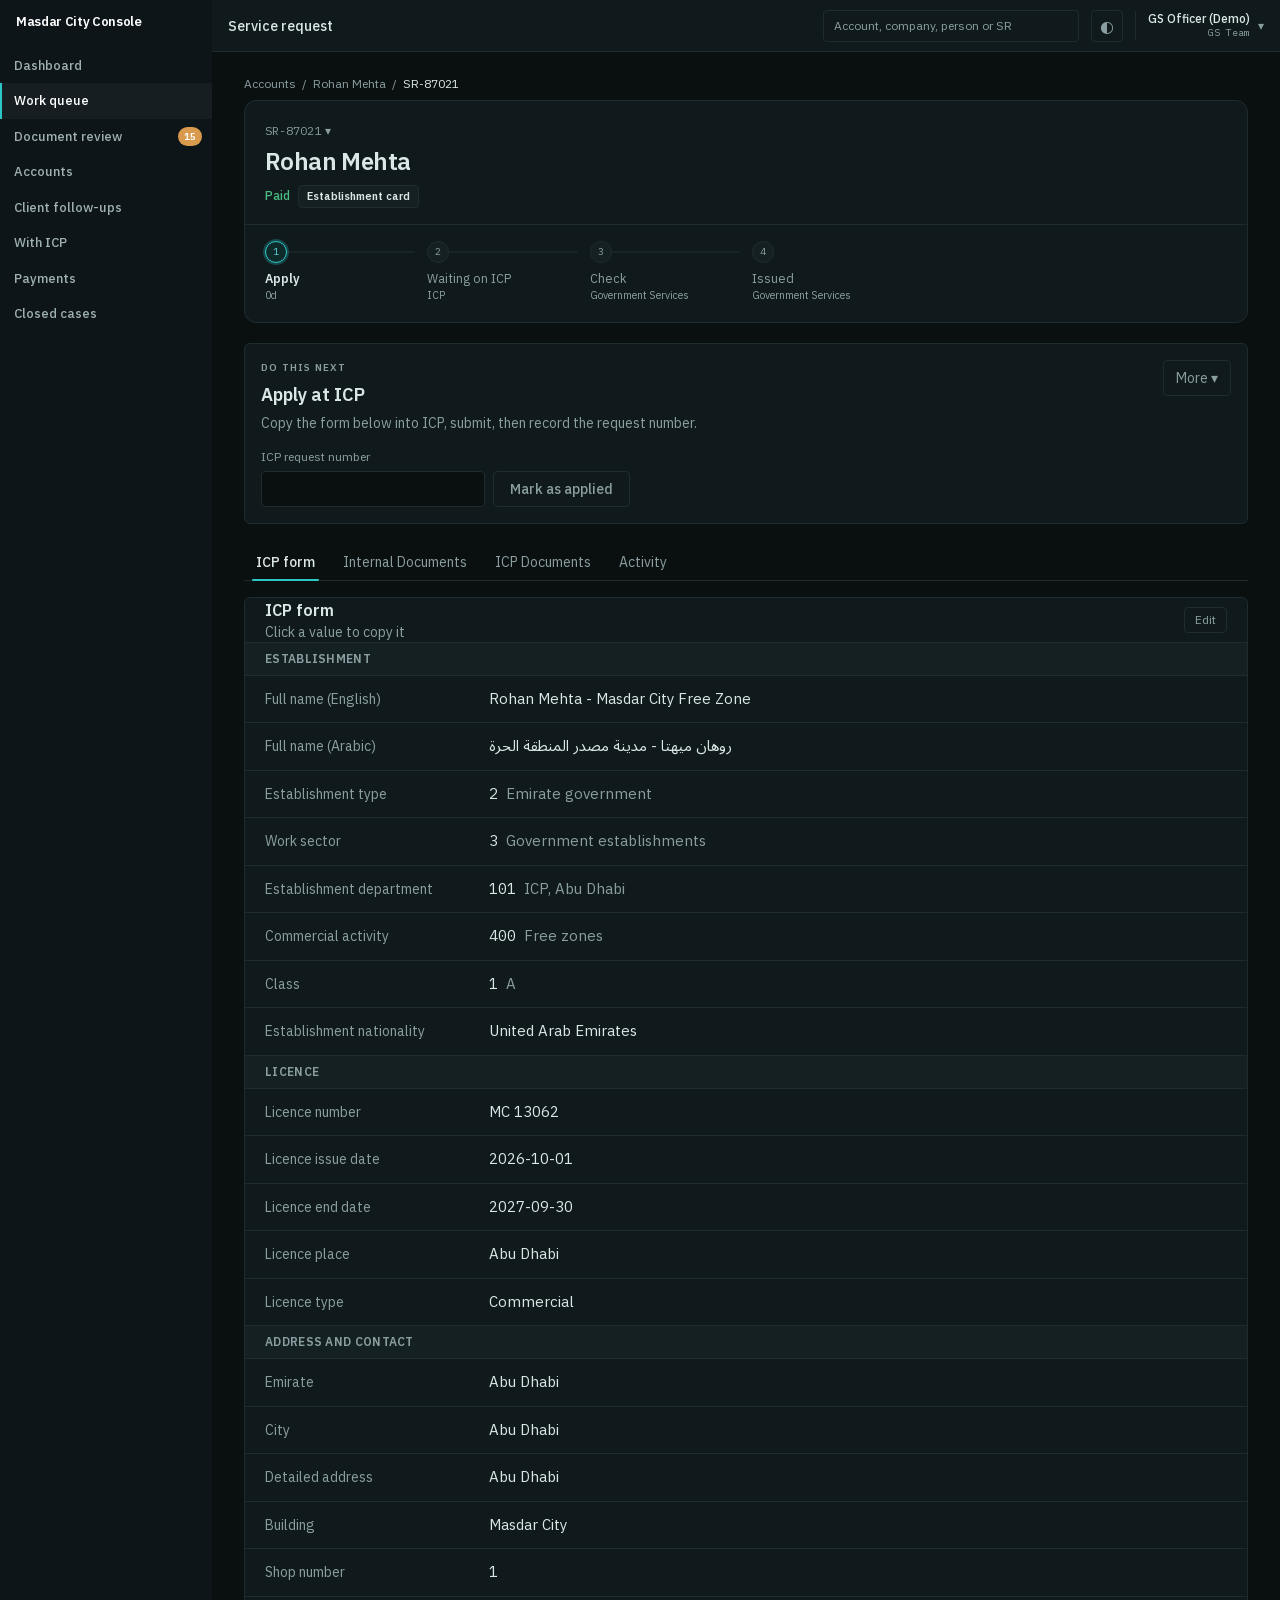
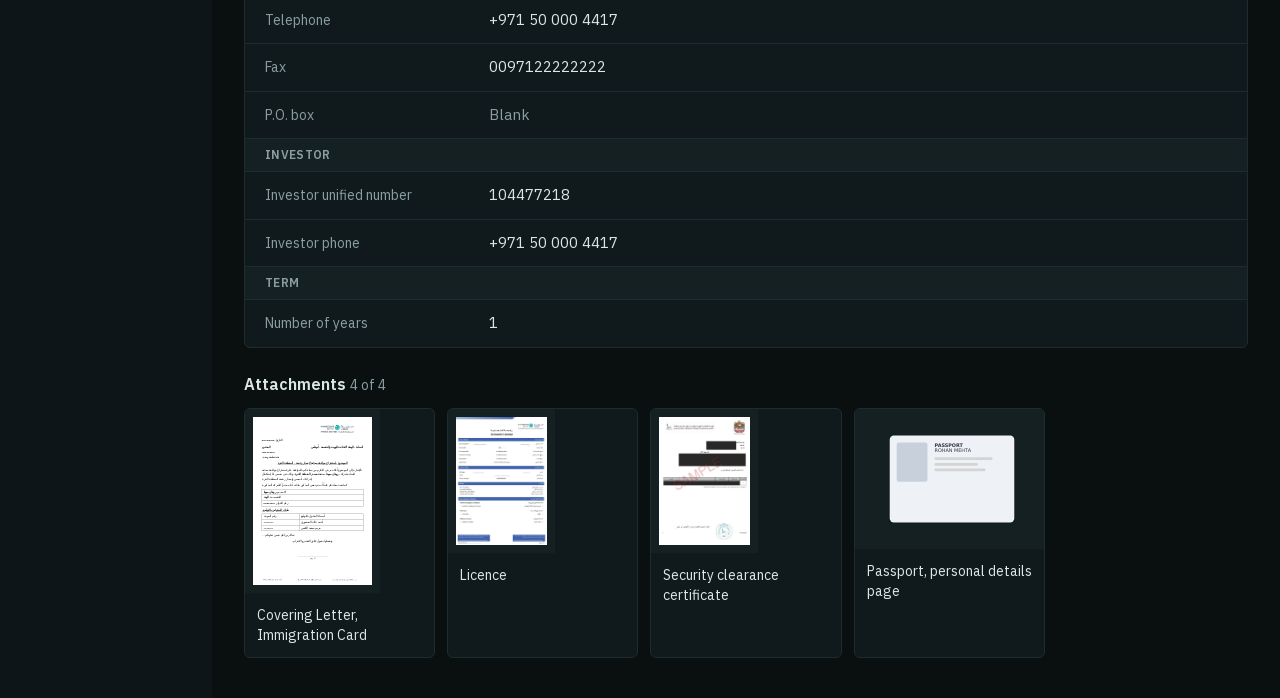
<file: ec/index.html>
<!doctype html>
<html lang="en" class="__variable_c8daab __variable_595324 __variable_b7e8f4 dark">
<head>
<meta charset="utf-8">
<meta name="viewport" content="width=device-width,initial-scale=1">
<title>Establishment Card Console</title>
<link rel="stylesheet" href="assets/8bc4025667f5d65a.css">
<link rel="stylesheet" href="assets/4b7f1220c1ed02d1.css">
<style>
body{margin:0}
.wbar{background:#000;color:#ddd;font:12.5px/1.4 system-ui,sans-serif;padding:8px 16px;display:flex;flex-wrap:wrap;gap:8px 16px;align-items:center}
.wbar b{color:#fff}.wbar button,.wbar select{color:#9fd8cf;background:#000;border:1px solid #333;border-radius:6px;padding:2px 8px;font:inherit;cursor:pointer}
.ar{direction:rtl;unicode-bidi:isolate}
.pv{height:100%;display:flex;flex-direction:column;align-items:center;justify-content:center;gap:10px;font:12px/1 ui-monospace,monospace;color:hsl(var(--muted-foreground))}
.pv .pg{width:62%;aspect-ratio:1.42;border:1px solid hsl(var(--border));border-radius:6px;background:repeating-linear-gradient(135deg,hsl(var(--panel)),hsl(var(--panel)) 8px,hsl(var(--panel2)) 8px,hsl(var(--panel2)) 9px)}
.thumb{height:100%;background:repeating-linear-gradient(135deg,hsl(var(--panel2)),hsl(var(--panel2)) 6px,hsl(var(--border)) 6px,hsl(var(--border)) 7px)}
.masonry{column-gap:1rem}
.rows>div:first-child{border-top:0}
.split{display:grid;gap:1rem;align-items:start}
@media (min-width:760px){.masonry{column-count:2}}
@media (min-width:900px){.split{grid-template-columns:minmax(0,1.25fr) minmax(0,1fr)}.sticky-v{position:sticky;top:12px}}
kbd{font:10px ui-monospace,monospace;border:1px solid hsl(var(--border));border-radius:4px;padding:0 4px;color:hsl(var(--muted-foreground))}
/* Ownership diagram, from the client wireframe, recoloured for the console */
.dot{width:9px;height:9px;border-radius:50%;flex:none;display:inline-block}
.org{overflow-x:auto;padding:14px 0 6px}
.org ul{display:flex;justify-content:center;margin:0;padding:22px 0 0;position:relative;list-style:none}
.org>ul{padding-top:0;width:max-content;min-width:100%}
.org li{list-style:none;position:relative;padding:22px 5px 0;display:flex;flex-direction:column;align-items:center}
.org li::before,.org li::after{content:'';position:absolute;top:0;right:50%;width:50%;height:22px;border-top:1px solid hsl(var(--border))}
.org li::after{right:auto;left:50%;border-left:1px solid hsl(var(--border))}
.org li:only-child::before,.org li:only-child::after{display:none}
.org li:only-child{padding-top:0}
.org li:first-child::before,.org li:last-child::after{border:0}
.org li:last-child::before{border-right:1px solid hsl(var(--border));border-radius:0 6px 0 0}
.org li:first-child::after{border-radius:6px 0 0 0}
.org ul ul::before{content:'';position:absolute;top:0;left:50%;border-left:1px solid hsl(var(--border));height:22px}
.nd{position:relative;border:1px solid hsl(var(--border));border-top:3px solid var(--c);border-radius:9px;background:hsl(var(--panel));padding:9px 12px 8px;min-width:118px;max-width:168px;text-align:center}
.nd b{display:block;font-size:12.5px;line-height:1.3;font-weight:600}
.nd small{display:block;font-size:11px;color:hsl(var(--muted-foreground));margin-top:2px;line-height:1.3}
.nd .pp{position:absolute;top:-10px;left:50%;transform:translateX(-50%);background:hsl(var(--panel2));border:1px solid hsl(var(--border));border-radius:100px;font-size:10.5px;font-weight:600;padding:0 7px;line-height:17px;white-space:nowrap}
.nd.root{background:hsl(var(--foreground));border-color:hsl(var(--foreground));color:hsl(var(--background));padding:10px 16px}
.nd.bo{background:hsl(var(--warn-wash))}
.nd.bo small{color:hsl(var(--warn));font-weight:600}
.nd.dim{border-style:dashed;background:transparent}
.nd.dim b{color:hsl(var(--muted-foreground))}
.grid-cols-\[10rem_1fr_auto\]{grid-template-columns:10rem 1fr auto}.grid-cols-\[1fr_1fr_auto\]{grid-template-columns:1fr 1fr auto}.grid-cols-\[1fr_auto_auto\]{grid-template-columns:1fr auto auto}.grid-cols-\[7rem_1fr_auto\]{grid-template-columns:7rem 1fr auto}.h-14{height:3.5rem}.w-11{width:2.75rem}.p-2\.5{padding:.625rem}.w-\[212px\]{width:212px}
@media (max-width:600px){.grid-cols-\[10rem_1fr_auto\]{grid-template-columns:7rem 1fr auto}}
.min-w-\[180px\]{min-width:180px}.gap-\[3px\]{gap:3px}.w-12{width:3rem}.w-\[320px\]{width:320px}.w-\[300px\]{width:300px}.w-\[220px\]{width:220px}.w-\[240px\]{width:240px}.h-13{height:3.25rem}.size-\[18px\]{width:18px;height:18px}.max-h-\[60vh\]{max-height:60vh}
.aspect-\[3\/4\]{aspect-ratio:3/4}.max-w-\[210px\]{max-width:210px}.max-w-\[420px\]{max-width:420px}.text-neutral-800{color:#262626}.text-neutral-500{color:#737373}.text-\[6px\]{font-size:6px}.text-\[7px\]{font-size:7px}.bg-neutral-200{background:#e5e5e5}.border-neutral-300{border-color:#d4d4d4}
.size-6{width:1.5rem;height:1.5rem}.cursor-copy{cursor:copy}.text-\[15px\]{font-size:15px}
@media (max-width:820px){.side{display:none}}
</style>
</head>
<body class="bg-background text-foreground antialiased">

<div class="flex min-h-svh">
  <nav class="side w-[212px] shrink-0 bg-nav py-3"><div class="px-4 pb-4 text-[13px] font-semibold tracking-tight text-navactive">Masdar City Console</div><div id="nav"></div></nav>
  <div id="portal"></div><main class="flex-1 min-w-0 bg-background"><header id="topbar" class="flex h-13 items-center gap-3 border-b border-border bg-card px-4"></header><div class="mx-auto max-w-6xl px-4 py-6 min-[820px]:px-8" id="app"></div></main>
</div>
<script>window.BOOT={sr:'ec',role:'gs',tab:'icpform',name:true,step:5,skipped:true};</script>
<script>
const SKEY='mcfz-ec-wf-v6';
/* ---------- Cases (invented) ---------- */
const CASES={
 fl:{sr:'SR-87020',type:'Freelancer permit',name:'Rohan Mehta',ar:'روهان ميهتا',risk:['Medium','12.1'],paid:'AED 11,010',
   app:[
    ['Legal Structure',[['Type','Freelancer permit']]],
    ['Business Activities',[['Main activity','Accounting Records and Book Keeping'],['Activities','1 of 2 included']]],
    ['Package',[['Visas','1'],['Establishment card','1 year'],['Paid','AED 11,010 · 2 Oct']]],
    ['Your Details',[['Full name','Rohan Mehta'],['UAE residency','Yes'],['Nationality','India'],['Date of birth','1996-07-14'],['Gender','Male'],['Address in the UAE','Apt 902, Al Reem Island, Abu Dhabi'],['Email','rohan.mehta@example.com'],['UAE mobile number','+971 50 000 4417'],['ICP unified number','104477218 · active to 2028-03-15']]],
    ['Declaration',[['Signed by','Rohan Mehta'],['Signed','2 Oct 01:04']]]],
   people:[{id:'p1',name:'Rohan Mehta',role:'Permit holder'}],
   docs:[{k:'pp',t:'Passport',who:'p1',f:'WP_4_ROHAN_PASSPORT.pdf',sz:'1.7 MB'},{k:'eid',t:'Emirates ID',who:'p1',f:'WP_4_ROHAN_EID.jpg',sz:'0.2 MB'},{k:'poa',t:'Proof of Address',who:'p1',f:'WP_4_ROHAN_BILL.pdf',sz:'0.3 MB'},{k:'noc',t:'No-objection letter',who:'p1'},{k:'cv',t:'CV or Experience Letter',who:'p1'},{k:'edu',t:'Educational Certificate',who:'p1'}]},
 co:{sr:'SR-87031',type:'Limited company',name:'Harbour Interiors Limited',ar:'هاربر انتيريورز ليمتد',risk:['Medium','14.4'],paid:'AED 17,520',
   app:[
    ['Legal Structure',[['Type','Limited company (L.L.C-FZ)']]],
    ['Company Name',[['Name','Harbour Interiors Limited'],['Arabic','هاربر انتيريورز ليمتد'],['Name check','Passed']]],
    ['Business Activities',[['Main activity','Interior Design Consultancy'],['Activities','2 of 3 included']]],
    ['Package',[['Package','Business One · 2 years'],['Visas','1'],['Paid','AED 17,520 · 1 Oct']]],
    ['Stakeholders',[['Layla Haddad','Shareholder · Director · Manager · Legal representative'],['Marco Bellini','Shareholder'],['Cedar Fitout Contracting','Shareholder · Mainland · signed by Omar Khalil']]],
    ['Layla Haddad',[['Roles','Shareholder · Director · Manager · Legal representative'],['UAE residency','Yes'],['Nationality','Kenya'],['Email','layla@harbour-interiors.example'],['UAE mobile number','+971 50 000 1204'],['Address in the UAE','Apt 1204, Marina Gate 2, Dubai Marina, Dubai']]],
    ['Marco Bellini',[['Roles','Shareholder'],['UAE residency','No'],['Nationality','Italy'],['Email','marco.bellini@example.it'],['Home country phone number','+39 333 000 0102'],['Home country address','Via Roma 14, Treviso, Italy']]],
    ['James Whitfield',[['Roles','Beneficial owner · 56% through Cedar Fitout Contracting'],['UAE residency','Yes'],['Nationality','Australia'],['Email','james.w@example.com'],['UAE mobile number','+971 52 000 7781'],['Address in the UAE','Villa 3, Street 9, Jumeirah 1, Dubai']]],
    ['Ownership',[['Share capital','100 shares at AED 1,000 · AED 100,000'],['Split','Cedar Fitout Contracting 70 · Layla Haddad 25 · Marco Bellini 5']]],
    ['Declaration',[['Signed by','Layla Haddad'],['Signed','1 Oct 18:22']]]],
   people:[{id:'lay',name:'Layla Haddad',role:'Manager'},{id:'mar',name:'Marco Bellini',role:'Shareholder'},{id:'jam',name:'James Whitfield',role:'Beneficial owner'}],
   docs:[{k:'pp',t:'Passport',who:'lay',f:'layla-passport.pdf',sz:'1.2 MB'},{k:'eid',t:'Emirates ID',who:'lay',f:'layla-eid.pdf',sz:'0.6 MB'},{k:'poa',t:'Proof of Address',who:'lay',f:'layla-dewa.pdf',sz:'0.3 MB'},{k:'pp2',t:'Passport',who:'mar',f:'marco-passport.pdf',sz:'1.4 MB'},{k:'tl',t:'Trade Licence',who:'cf',f:'cedar-fitout-trade-licence.pdf',sz:'0.8 MB'},{k:'sd',t:'Shareholder Distribution Document',who:'cf',f:'cedar-fitout-share-distribution.pdf',sz:'0.5 MB'},{k:'pp3',t:'Passport',who:'jam',f:'james-passport.pdf',sz:'1.1 MB'},{k:'poa3',t:'Proof of Address',who:'jam'}]}
};
CASES.co.visa={sr:'SR-87044',type:'Employment visa',sub:'Layla Haddad',
  docs:[{k:'pp',t:'Passport',who:'lay',f:'layla-passport.pdf',sz:'1.2 MB',from:'SR-87031'},{k:'photo',t:'Passport-size photo',who:'lay',f:'layla-photo.jpg',sz:'0.3 MB'},{k:'deg',t:'Attested degree certificate',who:'lay',f:'layla-degree-attested.pdf',sz:'1.0 MB'}],
  app:[['Visa',[['Job title','Marketing Manager · مدير تسويق'],['Qualification','Bachelor'],['Marital status','Married'],['Religion','Islam'],['Mother’s full name','Salma Haddad'],['Location','Inside the UAE, visit visa']]],['Pay',[['Basic monthly salary','AED 18,000'],['Transport allowance','AED 2,000'],['Probation','3 months'],['Contract','2 years']]]]};
const ACCT0=null;
const ACCT={fl:[['reg','SR-87020','Freelancer permit'],['ec','SR-87021','Establishment card'],['ech','SR-87022','e-Channel']],
            co:[['reg','SR-87031','Company registration'],['visa','SR-87044','Employment visa · Layla Haddad'],[null,'SR-87032','Establishment card']]};
const WHO={p1:'Rohan Mehta',lay:'Layla Haddad',mar:'Marco Bellini',jam:'James Whitfield',cf:'Cedar Fitout Contracting'};
const REC={fl:[['Full name','Rohan Mehta','ROHAN MEHTA',1],['Nationality','IN','IN',1],['Date of birth','1996-07-14','1996-07-14',1],['Passport number','P5531207','P5531207',1],['Passport expiry','2034-05-02','2034-05-02',1],['Name in Arabic','روهان ميهتا','Not read',0]],
           co:[['Full name','Layla Haddad','LAYLA HADDAD',1],['Nationality','KE','KE',1],['Date of birth','1988-03-14','1988-03-14',1],['Passport number','AK4471902','AK4471902',1],['Passport expiry','2031-06-01','2031-06-01',1],['Name in Arabic','ليلى حداد','Not read',0]]};
const blank=()=>({...(window.BOOT||{}),cs:(window.BOOT||{}).cs||'fl',tab:(window.BOOT||{}).tab||'application',name:false,docs:{},sel:null,letter:false,step:1,af:'All',back:false,sr:'reg',screen:'case',role:'reg',src:'app',icpNo:'',dlg:null,why:null,confirmFail:false,t:{},view:null,more:false,showRest:false,err:10013,ovr:{},stale:false,rk:null,vstep:0,vdone:false,reason:'',allRec:false,edits:{},log:[],editing:null,portal:false,...(window.BOOT||{})});
let S; try{S=JSON.parse(localStorage.getItem(SKEY))||blank()}catch(e){S=blank()}
const save=()=>{try{localStorage.setItem(SKEY,JSON.stringify(S))}catch(e){}};
const esc=s=>String(s??'').replace(/&/g,'&amp;').replace(/</g,'&lt;').replace(/"/g,'&quot;');
const C=()=>CASES[S.cs];
const isAr=s=>/[؀-ۿ]/.test(s);

/* ---------- Live console markup ---------- */
const pill=(t,tone)=>`<span class="inline-flex shrink-0 items-center rounded-full border px-2 py-0.5 text-xs font-medium ${tone==='ok'?'border-ok/40 bg-ok-wash text-ok':tone==='warn'?'border-warn/40 bg-warn-wash text-warn':'border-border bg-panel2 text-foreground'}">${t}</span>`;
const tag=(t,ok)=>`<span class="inline-flex items-center rounded px-1.5 py-0.5 text-[11px] whitespace-nowrap ${ok?'bg-ok-wash text-ok':'bg-panel2 text-muted-foreground'}">${t}</span>`;
const btnP=(t,a='',dis)=>`<button type="button" ${a} ${dis?'disabled':''} class="shrink-0 rounded-md font-medium transition-colors disabled:opacity-50 px-4 py-2 text-sm bg-foreground text-background hover:opacity-90">${t}</button>`;
const btnB=(t,a='')=>`<button type="button" ${a} class="inline-flex shrink-0 items-center gap-1.5 rounded-md border border-brand px-2.5 py-1 text-xs font-medium text-link transition-colors hover:bg-wash disabled:opacity-40">${t}</button>`;
const btnS=(t,a='')=>`<button type="button" ${a} class="inline-flex shrink-0 items-center gap-1.5 rounded-md border border-border px-2.5 py-1 text-xs text-muted-foreground transition-colors hover:text-foreground disabled:opacity-40">${t}</button>`;
const link=(t,a)=>`<button type="button" ${a} class="ml-auto shrink-0 text-xs font-medium text-link hover:underline">${t} ›</button>`;
const card=(h,inner,right='',sub='')=>`<div class="mb-4 break-inside-avoid rounded-lg border border-border bg-panel"><div class="flex items-center gap-2 border-b border-border px-4 py-3"><h3 class="text-sm font-semibold text-foreground">${h}</h3>${sub?`<span class="text-xs text-muted-foreground">· ${sub}</span>`:''}${right}</div><div class="px-4 py-3"><div class="grid gap-1.5">${inner}</div></div></div>`;
const row=(k,v)=>`<div class="flex gap-3 text-xs"><span class="w-40 shrink-0 text-muted-foreground">${k}</span><span class="min-w-0 ${isAr(v)?'ar':''}">${v}</span></div>`;
const recRow=(k,v,a='')=>`<div class="grid grid-cols-[10rem_1fr_auto] items-center gap-3 px-3 py-1.5 text-sm"><span class="text-xs text-muted-foreground">${k}</span><span class="min-w-0 ${isAr(v)?'ar':''}">${v}</span>${a}</div>`;
const recBox=(h,rows,right='')=>`<div><div class="flex items-center gap-2"><div class="label-cap text-muted-foreground">${h}</div>${right}</div><div class="mt-2 divide-y divide-border overflow-hidden rounded-md border border-border bg-panel">${rows}</div></div>`;
const ek=l=>S.cs+':'+l;
const val=(l,d)=>S.edits[ek(l)]??d;
const now=()=>{const d=new Date(); return `2 Oct ${String(d.getHours()).padStart(2,'0')}:${String(d.getMinutes()).padStart(2,'0')}`};
function erow(l,d,kind,key){key=key||l; const v=val(key,d), on=S.editing===key, ed=ek(key) in S.edits;
  const shown=v?`<span class="text-foreground ${isAr(v)?'ar':''}">${esc(v)}</span>`:`<span class="text-muted-foreground">Not given</span>`;
  const val2=on?`<span class="flex gap-2"><input data-ein class="min-w-0 flex-1 rounded-md border border-brand bg-background px-2 py-1 text-sm ${isAr(v)?'ar':''}" value="${esc(v)}">${btnS('Cancel','data-a="ecancel"')}${btnB('Save','data-a="esave"')}</span>`:`<span class="flex flex-wrap items-center gap-2">${shown}${ed?tag('Edited by staff'):''}</span>`;
  const b=on?'':`<button data-edit="${esc(key)}" class="inline-flex h-7 items-center rounded-md px-2.5 text-xs font-medium text-muted-foreground hover:bg-accent hover:text-foreground">Edit</button>`;
  return kind==='rec'?`<div class="grid grid-cols-[10rem_1fr_auto] items-center gap-3 px-3 py-1.5 text-sm"><span class="text-xs text-muted-foreground">${l}</span><span class="min-w-0">${val2}</span>${b}</div>`
    :`<div class="grid grid-cols-[10rem_1fr_auto] items-center gap-3 text-xs"><span class="text-muted-foreground">${l}</span><span class="min-w-0">${val2}</span>${b}</div>`}
const editBtn=`<button class="inline-flex h-7 items-center rounded-md px-2.5 text-xs font-medium text-muted-foreground hover:bg-accent hover:text-foreground">Edit</button>`;
const mark=ok=>`<span aria-hidden="true" class="flex size-[18px] shrink-0 items-center justify-center rounded-full border text-[10px] ${ok?'border-ok/50 bg-ok-wash text-ok':'border-border'}">${ok?'✓':''}</span>`;
const tl=(t,a)=>`<button type="button" ${a} class="shrink-0 text-sm font-medium text-link hover:underline">${t}</button>`;

CASES.fl.ec={sr:'SR-87021',type:'Establishment card',sub:'Rohan Mehta',docs:[],app:[]};
const mgrNow=()=>S.mgrName||'Layla Haddad';
const SRD=()=>S.sr!=='reg'&&C()[S.sr]?C()[S.sr]:null;
CASES.co.pre={sr:'SR-87030',type:'Pre-approval',sub:'Harbour Interiors Limited',
  docs:[{k:'ppp',t:'Passport',who:'lay',f:'layla-passport.pdf',sz:'1.2 MB'},{k:'peid',t:'Emirates ID',who:'lay',f:'layla-eid.pdf',sz:'0.6 MB'},{k:'prv',t:'Residence visa',who:'lay',f:'layla-residence-visa.pdf',sz:'0.4 MB'}],
  app:[['Company',[['Company type','Limited company'],['Proposed name 1','Harbour Interiors'],['Proposed name 2','Harbour Interior Design'],['Proposed name 3','Harbour Fitout'],['Main activity','Interior Design Consultancy']]],['Manager',[['Full name','Layla Haddad'],['Full name in Arabic','ليلى حداد'],['Email','layla@harbour-interiors.example'],['Mobile','+971 50 000 1204'],['UAE residency','Yes']]],['Payment',[['Pre-approval and name reservation','AED 500 · card · 2 Oct']]]]};
const PRESTEPS=[['Payment','1m','System'],['Review','','Registration'],['Security Check','','Government Services'],['Decision','','Government Services'],['Released','','Government Services']];
const PRESTEPT=[
  [['Payment received',()=>'AED 500 · card · approved by Stripe','auto']],
  [['Check the proposed names',()=>'3 proposed · first available is used','prenames','Confirm'],['Review the manager’s documents',()=>`${received().filter(d=>S.docs[dkey(d)]).length} of ${received().length} reviewed`,'docs','Review'],['Screen the manager',()=>'AML','prescreen','Run']],
  [['Send the security approval letter to ICP',()=>'Covering letter, security approval for name reservation','presend','Record as sent'],['Upload the cleared certificate',()=>S.preNo?`Sent to ICP · ${esc(S.preNo)}`:'When ICP clear the manager','precert','Upload']],
  [['Decide',()=>'','predecide','Approve']],
  [['Name Reservation Certificate released',()=>'Harbour Interiors Limited · valid until 1 December 2026','auto']]];
CASES.fl.ech={sr:'SR-87022',type:'e-Channel',sub:'Rohan Mehta',docs:[],app:[]};
const ECHSTEPS=[['Send','0d','Government Services'],['Waiting on ICP','','ICP'],['Registered','','Government Services']];
const ECHSTEPT=[[['Submit the e-Channel registration',()=>'On ICP’s own portal. No letter for this one.','echsend','Record as sent']],[['Record the registration',()=>'','echreg','Register']],[['e-Channel registered',()=>'','auto']]];
const ECSTEPS=[['Apply','0d','Government Services'],['Waiting on ICP','','ICP'],['Check','','Government Services'],['Issued','','Government Services']];
const ECSTEPT=[[['Apply at ICP',()=>'Copy the ICP form, submit it at ICP, then record the request number','ecapply','Mark as applied']],[['Upload the establishment card',()=>S.ecNo?`Sent to ICP · ${esc(S.ecNo)}`:'When ICP issues it','eccard','Upload']],[['Check the establishment card',()=>'','eccheck','Release']],[['Establishment card issued',()=>'2/1/1306201 · to 30 Sep 2027','auto']]];
const SSTEPS=()=>S.sr==='pre'?PRESTEPS:S.sr==='ech'?ECHSTEPS:S.sr==='ec'?ECSTEPS:S.sr==='visa'?VSTEPS:STEPS;
const STASKS=()=>S.sr==='pre'?PRESTEPT:S.sr==='ech'?ECHSTEPT:S.sr==='ec'?ECSTEPT:S.sr==='visa'?VSTEPT:STEPT;
const SCUR=()=>S.sr==='pre'?(S.prestep??1):S.sr==='ech'?(S.echstep||0):S.sr==='ec'?(S.ecstep||0):S.sr==='visa'?S.vstep:S.step;
const docs=()=>SRD()?SRD().docs:C().docs;
const docsOf=(cs,sr)=>sr==='reg'?CASES[cs].docs:((CASES[cs][sr]||{}).docs||[]);
const dkey=d=>S.cs+':'+d.k;
const dstate=d=>!d.f?'missing':d.from?(S.docs[dkey(d)]==='ok'?'ok':'elsewhere'):S.docs[dkey(d)]||'received';
const DP={elsewhere:['On SR-87031',''],missing:['Missing','warn'],received:['Received',''],ok:['Accepted','ok'],back:['Sent back','warn']};
const dpill=d=>pill(...DP[dstate(d)]);
const received=()=>docs().filter(d=>d.f&&!d.from), reviewed=()=>received().every(d=>S.docs[dkey(d)]);
const VSTEPS=[['Documents','5m','Visas'],['Entry permit',''],['Location',''],['Medical',''],['Insurance',''],['Residence visa',''],['Emirates ID','']];
const STEPS=[['Payment','13m','System'],['Registration','8m','Registration'],['Security Check','','Government Services'],['Compliance','','Compliance'],['Manager/Senior Approval','','Manager'],['Release Queue','','Manager']];
const ROLETEAM={reg:'Registration',gs:'Government Services',comp:'Compliance',mgr:'Manager',obs:null};
const SKIPPED=i=>!SRD()&&(i===3||i===4)&&S.step>i&&S.skipped;

const FACT=[['Jurisdiction','19.5','Medium'],['Entity','6.5','Low'],['Initiation','10','Low'],['Property','10','Low'],['Activity','0','Low']];
const RATES=['Low','Medium','Medium-high','High'];
function riskCard(nat,c){
  const rows=FACT.map(([f,sc,rt])=>{const o=S.ovr[S.cs+':'+f], cur=o?o[0]:rt;
    if(S.rk===f) return `<div class="rounded-md border border-brand p-2.5"><div class="text-xs text-muted-foreground">${f}${f==='Jurisdiction'?' · '+nat:''}</div><div class="mt-2 flex flex-wrap gap-1.5">${RATES.map(x=>`<button data-rate="${x}" class="rounded-full border px-2.5 py-0.5 text-xs ${S.rpick===x?'border-brand/40 bg-wash text-link':'border-border text-muted-foreground'}">${x}</button>`).join('')}</div><input data-rreason class="mt-2 w-full rounded-md border border-border bg-background px-2 py-1 text-xs" aria-label="Reason"><div class="mt-1 text-[11px] text-muted-foreground">Reason, for the audit trail</div><div class="mt-2 flex justify-end gap-2">${btnS('Cancel','data-a="rcancel"')}${btnB('Save','data-a="rsave"')}</div></div>`;
    if(S.role!=='comp') return `<div class="flex w-full items-center gap-3 px-1 py-1 text-xs"><span class="w-32 shrink-0 text-muted-foreground">${f}${f==='Jurisdiction'?' · '+nat:''}</span><span class="tnum flex-1 ${cur!=='Low'?'text-warn':''}">${o?`${cur} <span class="text-muted-foreground">· changed by Compliance · was ${rt}</span>`:`${sc} · ${cur}`}</span></div>`;
    return `<button data-rk="${f}" class="group flex w-full items-center gap-3 rounded px-1 py-1 text-left text-xs hover:bg-panel2"><span class="w-32 shrink-0 text-muted-foreground">${f}${f==='Jurisdiction'?' · '+nat:''}</span><span class="tnum flex-1 ${cur!=='Low'?'text-warn':''}">${o?`${cur} <span class="text-muted-foreground">· score recalculated by the ERR · was ${rt}</span>`:`${sc} · ${cur}`}</span><span class="text-muted-foreground opacity-50 group-hover:opacity-100">✎</span></button>`}).join('');
  const right=S.stale&&S.role==='comp'?`<span class="ml-auto">${btnB('Regenerate ERR','data-a="regen"')}</span>`:`<span class="ml-auto flex items-center gap-2">${S.role==='comp'?'':'<span class="text-[11px] text-muted-foreground">Compliance changes this</span>'}${link('ERR-'+S.err,'').replace('ml-auto ','')}</span>`;
  return card('Risk',rows,right,`${c.risk[0]} · ${c.risk[1]}`);
}
function header(){const c0=C(), v=SRD(), c={...c0,sr:v?v.sr:c0.sr,type:v?(['ec','ech','pre'].includes(S.sr)?v.type:`${v.type} · ${c0.name}`):c0.type,name:S.cs==='fl'?val('Full name',c0.name):val('Name',c0.name),ar:S.cs==='fl'?val('Name in Arabic',c0.ar):val('Arabic',c0.ar)};
  return `<nav class="mb-2 flex flex-wrap items-center gap-1.5 text-xs text-muted-foreground"><span>Accounts</span><span>/</span><span>${c.name}</span><span>/</span><span class="text-foreground">${c.sr}</span></nav>
  <div class="overflow-hidden rounded-xl border border-border bg-panel">
    <div class="px-5 py-4"><div class="flex flex-wrap items-start justify-between gap-4"><div class="min-w-0">
      <div class="flex items-center gap-2">${srMenu(c.sr)}${v?'':`<span class="ar text-sm text-muted-foreground">${c.ar}</span>`}</div>
      <h1 class="mt-1 text-2xl font-semibold tracking-tight">${v?v.sub:c.name}</h1>
      <div class="mt-2 flex flex-wrap items-center gap-2"><span class="text-xs font-medium text-ok">Paid</span><span class="inline-flex items-center rounded-md border border-border bg-panel2 px-2 py-0.5 text-[11px] font-semibold">${c.type}</span></div></div>
      ${['ec','ech','pre'].includes(S.sr)?'':`<div class="text-right"><div class="label-cap text-muted-foreground">Risk</div><div class="mt-0.5 text-[26px] font-semibold leading-none tracking-tight text-warn">${c.risk[0]}</div><div class="tnum mt-1 text-[11px] text-muted-foreground">${c.risk[1]}</div></div>`}</div></div>
    <div class="h-px bg-border"></div>
    ${`<div class="px-5 pb-3.5 pt-4"><div class="grid gap-x-3" style="grid-template-columns:repeat(${Math.max(SSTEPS().length,6)},minmax(0,1fr))">${SSTEPS().map(([n,t],i,A)=>{const cur=SCUR(),done=i<cur,on=i===cur;
      const vw=(S.view??cur)===i; return `<div role="button" data-view="${i}" class="min-w-0 cursor-pointer rounded pr-3 pb-1 ${vw&&!on?'bg-panel2':''}"><div class="relative mb-2 h-[22px]">${i<A.length-1?`<span class="absolute left-[11px] right-[-12px] top-1/2 h-px -translate-y-1/2 ${done?'bg-ok/45':'bg-border'}"></span>`:''}<span class="relative z-10 flex size-[22px] items-center justify-center rounded-full border font-mono text-[10px] ${done?'border-ok/50 bg-ok-wash text-ok':on?'border-brand bg-wash text-link ring-2 ring-brand/25':'border-border bg-panel2 text-muted-foreground'}">${done?'✓':i+1}</span></div><div class="truncate text-[12.5px] leading-tight ${on?'font-semibold text-foreground':done?'text-foreground':'text-muted-foreground'}">${n}</div><div class="mt-0.5 truncate text-[10.5px] text-muted-foreground">${SKIPPED(i)?'Skipped · under 21':i<=cur?A[i][1]:(A[i][2]||'')}</div></div>`}).join('')}</div></div>`}
  </div>`;
}
const toReview=(cs,sr)=>docsOf(cs,sr).filter(d=>d.f&&!d.from&&!S.docs[cs+':'+d.k]).length;
function requests(){return ''}
function srMenu(sr){  const list=ACCT[S.cs].filter(x=>x[0]);
  if(list.length<2) return `<span class="tnum font-mono text-xs text-muted-foreground">${sr}</span>`;
  return `<span class="relative"><button data-a="srdd" class="tnum inline-flex items-center gap-1 font-mono text-xs text-muted-foreground hover:text-foreground">${sr} <span>▾</span></button>${S.srdd?`<div class="absolute left-0 top-full z-20 mt-1 w-[300px] rounded-lg border border-border bg-panel p-1 shadow-lg">${list.map(([k,no,t])=>{const n=toReview(S.cs,k), ec=k==='ec';return `<button data-sr="${k}" class="flex w-full items-center justify-between gap-3 rounded-md px-2.5 py-2 text-left text-sm hover:bg-panel2 ${k===S.sr?'bg-wash':''}"><span><span class="tnum block font-mono text-[11px] text-muted-foreground">${no}</span>${t}</span><span class="text-xs ${n?'text-foreground':'text-ok'}">${k==='pre'?(S.t['co:pre:predecide']?'Pre-approved':S.preRej?'Rejected':'<span class="text-foreground">Open</span>'):k==='ech'?(S.echReg?'Registered':'<span class="text-foreground">With GS</span>'):ec?(S.t['fl:ec:eccheck']?'Issued':'<span class="text-foreground">With GS</span>'):n?n+' to review':'✓'}</span></button>`}).join('')}</div>`:''}</span>`}
const STEPT=[
  [['Payment received',()=>`${C().paid} · card · Network International`,'auto']],
  [['Confirm the name',()=>`${hdrName()} · <span class="ar">${hdrAr()}</span>`,'name','Confirm'],['Review the documents',()=>`${received().filter(d=>S.docs[dkey(d)]).length} of ${received().length} reviewed · ${docs().length-received().length} missing`,'docs','Review']],
  [['Get the unified number from ICP',()=>'104477218','auto'],['Generate the covering letter',()=>'Covering Letter to ICP','auto'],['Send the security check letter to ICP',()=>'Covering Letter to ICP is ready','letter','Record as sent'],['Upload the cleared certificate',()=>S.icpNo?`Sent to ICP · ${esc(S.icpNo)}`:'When ICP clears it','cert','Upload']],
  [['Screen every person',()=>`${C().people.length} not screened`,'screen','Run'],['Confirm the risk rating',()=>`ERR-${S.err} · ${C().risk.join(' · ')}`,'err','Confirm']],
  [['Approve the application',()=>'','approve','Approve']],
  [['Release gate',()=>'8 of 8 checks pass','auto'],['Generate the licence pack',()=>'','pack','Generate'],['Release to the applicant',()=>'','release','Release']]];
const VSTEPT=[
  [['Review the documents',()=>`${received().filter(d=>S.docs[dkey(d)]).length} of ${received().length} reviewed · passport from SR-87031`,'docs','Review']],
  [['Send the entry permit application to ICP',()=>'','vsend','Send'],['Upload the entry permit',()=>'When ICP issues it','vpermit','Upload']],
  [['Confirm where Layla Haddad is',()=>'Applicant: inside the UAE, visit visa','vloc','Confirm']],
  [['Confirm the medical',()=>'Booked by the applicant','vmed','Confirm']],
  [['Check the insurance',()=>'Uploaded by the applicant','vins','Check']],
  [['Apply for the residence visa',()=>'','vres','Send']],
  [['Hand over the Emirates ID',()=>'','veid','Confirm']]];
const hdrName=()=>S.cs==='fl'?val('Full name',C().name):val('Name',C().name);
const hdrAr=()=>S.cs==='fl'?val('Name in Arabic',C().ar):val('Arabic',C().ar);
const isDone=(k)=>k==='auto'?true:k==='name'?S.name:k==='docs'?reviewed():!!S.t[S.cs+':'+S.sr+':'+k];
function todo(){
  const V=!!SRD(), T=STASKS(), L=SSTEPS(), cur=SCUR(), vi=S.view??cur;
  if(vi!==cur){ const tasks=T[vi], past=vi<cur;
    return `<div class="mt-5 rounded-lg border border-border bg-panel px-4 pb-3 pt-3"><div class="flex items-center justify-between gap-3"><div class="label-cap text-muted-foreground">Step record · ${L[vi][0]}</div><button data-view="${cur}" class="text-xs text-link hover:underline">Back to ${L[cur][0]}</button></div>
      <div class="mt-1 text-xs text-muted-foreground">${past?'Done':'Not started'}</div>
      <ol class="mt-2 list-none">${tasks.map(([t,d])=>`<li class="flex items-center gap-3 py-2">${mark(past)}<div class="min-w-0 flex-1"><div class="text-sm ${past?'text-muted-foreground':''}">${t}</div>${d()?`<div class="mt-0.5 text-xs text-muted-foreground">${d()}</div>`:''}</div></li>`).join('')}</ol></div>`; }
  const tasks=T[cur]||[], open=tasks.filter(x=>!isDone(x[2])), last=cur>=L.length-1;
  const team=L[cur][2], mine=V||S.role!=='obs'&&ROLETEAM[S.role]===team;
  if(!mine&&!(last&&!open.length)) return `<div class="mt-5 rounded-lg border border-border bg-panel p-4"><div class="label-cap text-muted-foreground">Where this case is</div><h2 class="mt-1.5 text-lg font-semibold">With ${team}, at ${L[cur][0]}</h2><p class="mt-1 text-sm text-muted-foreground">${open[0]?open[0][0]:'Ready to approve'}</p></div>`;
  const nx=open[0];
  const more=`<span class="relative"><button data-a="more" class="inline-flex h-9 items-center gap-1.5 rounded-md border border-border px-3 text-sm text-muted-foreground hover:text-foreground">More ▾</button>${S.more?`<div class="absolute right-0 top-full z-20 mt-1 w-[220px] rounded-lg border border-border bg-panel p-1 shadow-lg">${['Request from customer','Move to another team','Reject the application'].map(x=>`<button class="block w-full rounded-md px-2.5 py-2 text-left text-sm hover:bg-panel2 ${/Reject/.test(x)?'text-danger':''}">${x}</button>`).join('')}</div>`:''}</span>`;
  let title, detail='', action, label='Do this next', warn='', below='';
  const mr=S.cs==='co'&&S.sr==='reg'&&(S.mgrRej||S.wd||S.link), n500=S.checks||1, paidN=+String(C().paid).replace(/[^0-9]/g,'')+500*(n500-1), refundN=paidN-500*n500, aed=x=>'AED '+x.toLocaleString();
  const money=`<div class="mt-4 overflow-hidden rounded-md border border-border">${[['Paid',aed(paidN)],[`Kept · ${n500} manager check${n500>1?'s':''} × AED 500`,'−'+aed(500*n500)],['Refund if they withdraw',aed(refundN)]].map(([k,v],i)=>`<div class="flex items-center justify-between gap-3 border-t border-border px-4 py-2 first:border-t-0 ${i===2?'font-semibold':''}"><span class="text-sm ${i===2?'':'text-muted-foreground'}">${k}</span><span class="tnum text-sm">${v}</span></div>`).join('')}</div>`;
  const how=`<div class="mt-3 text-xs text-muted-foreground">How did they ask?</div><div class="mt-1.5 flex flex-wrap gap-1.5">${['Chat','Call','Email','In person'].map(w=>`<button data-how="${w}" class="rounded-full border px-2.5 py-1 text-xs ${S.how===w?'border-brand/40 bg-wash text-link':'border-border text-muted-foreground'}">${w}</button>`).join('')}</div>`;
  const CAND=[['Marco Bellini','Italy · Shareholder'],['James Whitfield','United Kingdom · Director'],['Someone new','Not on the application yet']];
  if(mr&&S.wd){ label='Closed'; title='Withdrawn'; detail=`Refund ${aed(refundN)} issued automatically to the card they paid with · ${S.wdBy||'by the applicant'}`; action=''; }
  else if(mr&&S.link){ label='Waiting on the applicant'; title=`Payment link sent for ${esc(S.newMgr)}`; detail=`AED 500 · emailed to the applicant${S.how?' · they asked by '+S.how.toLowerCase():''} · the security check restarts when it is paid`; action=`${btnS('Resend the link')}${btnS('Copy the link')}`; }
  else if(mr){ label='Waiting on the applicant'; title=`ICP did not clear ${esc(mgrNow())} as manager`; detail='The applicant has been emailed and can choose a new manager or withdraw in their portal.'; below=money;
    if(S.mp==='pick') below+=`<div class="mt-4 rounded-md border border-border bg-panel2 p-3"><div class="text-sm font-semibold">Choose a new manager for the applicant</div><div class="mt-2 overflow-hidden rounded-md border border-border">${CAND.map(([n,sub])=>`<button data-mpick="${n}" class="flex w-full items-center gap-3 border-t border-border px-3 py-2 text-left first:border-t-0"><span class="flex size-4 items-center justify-center rounded-full border ${S.mpick===n?'border-brand':'border-border'}">${S.mpick===n?'<span class="size-2 rounded-full bg-brand"></span>':''}</span><span><span class="block text-sm">${n}</span><span class="block text-xs text-muted-foreground">${sub}</span></span></button>`).join('')}</div>${S.mpick==='Someone new'?`<div class="mt-2 grid gap-2">${[['Full name','Omar Khalil'],['Email','omar@harbour-interiors.example']].map(([k,v])=>`<label class="grid grid-cols-[7rem_1fr] items-center gap-2 text-xs text-muted-foreground">${k}<input class="h-8 rounded-md border border-border bg-background px-2 text-sm text-foreground" value="${v}"></label>`).join('')}<div class="text-xs text-muted-foreground">Passport · omar-khalil-passport.pdf</div></div>`:''}${how}<div class="mt-3 text-xs text-muted-foreground">The applicant pays the AED 500 themselves. The check restarts when it is paid.</div><div class="mt-3 flex justify-end gap-2">${btnS('Cancel','data-a="mpx"')}${btnP('Send AED 500 payment link','data-a="mlink"',!S.how)}</div></div>`;
    if(S.mp==='wd') below+=`<div class="mt-4 rounded-md border border-border bg-panel2 p-3"><div class="text-sm font-semibold">Withdraw for the applicant?</div><div class="mt-1 text-xs text-muted-foreground">Refund ${aed(refundN)} to the card they paid with. They are emailed.</div>${how}<div class="mt-3 flex justify-end gap-2">${btnS('Cancel','data-a="mpx"')}${btnP('Withdraw and refund '+aed(refundN),'data-a="mwdgo"',!S.how)}</div></div>`;
    action=S.mp?'':`${btnS('Choose a new manager for them','data-a="mpick"')}${btnS('Withdraw for them','data-a="mwd"')}`; }
  else if(nx){ title=nx[0]; detail=nx[1](); action=nx[2]==='docs'?btnP(nx[3],'data-tab="documents"'):btnP(nx[3],`data-task="${nx[2]}"`);
    if(nx[2]==='name'){ detail=S.editing==='Name in Arabic'?`${hdrName()} · <input data-ein class="ar rounded-md border border-brand bg-background px-2 py-0.5 text-sm" value="${esc(hdrAr())}"> ${tl('Save','data-a="esave"')}`:`${hdrName()} · <span class="ar">${hdrAr()}</span> ${tag('Transliterated')} ${tl('Edit Arabic','data-edit="Name in Arabic"')}`; }
    if(nx[2]==='letter'){ action=`${btnS('Review for ICP','data-a="icpreview"')}${btnS('Open the letter')}<input data-icpno class="h-9 w-40 rounded-md border border-border bg-background px-2 text-sm" aria-label="ICP request number" value="${esc(S.icpNo)}">${btnP('Record as sent','data-task="letter"',!S.icpNo)}`; }
    if(nx[2]==='ecapply'){ detail='Copy the form below into ICP, submit, then record the request number.'; action=''; below=`<label class="mt-4 block"><span class="block text-xs text-muted-foreground">ICP request number</span><span class="mt-1.5 flex flex-wrap gap-2"><input data-ecno class="h-9 w-56 rounded-md border border-border bg-background px-2.5 text-sm" value="${esc(S.ecNo||'')}"><button type="button" data-task="ecapply" ${S.ecNo?'':'disabled'} class="h-9 rounded-md px-4 text-sm font-medium ${S.ecNo?'bg-foreground text-background':'border border-border text-muted-foreground'}">Mark as applied</button></span></label>`; }
    if(nx[2]==='eccard'){ label='Waiting on ICP'; title='Waiting on ICP for the establishment card'; action=`${btnP('Upload the establishment card','data-task="eccard"')}${btnS("That wasn't sent",'data-a="ecunsend"')}`; }
    if(nx[2]==='prenames'){ action=''; const N=[['Harbour Interiors','Available',1],['Harbour Interior Design','Available',1],['Harbour Fitout','Close to an existing company',0]];
      below=`<div class="mt-4 overflow-hidden rounded-md border border-border">${N.map(([n,st,ok],i)=>`<div class="flex items-center justify-between gap-3 border-t border-border px-4 py-2.5 first:border-t-0"><span class="text-[15px]">${i+1}. ${n} Limited</span><span class="text-sm ${ok?'text-ok':'text-warn'}">${st}</span></div>`).join('')}</div><div class="mt-3">${btnP('Confirm Harbour Interiors Limited','data-task="prenames"')}</div>`; }
    if(nx[2]==='prescreen'){ action=btnP('Run screening','data-task="prescreen"'); }
    if(nx[2]==='presend'){ action=''; below=`<label class="mt-4 block"><span class="block text-xs text-muted-foreground">ICP request number</span><span class="mt-1.5 flex flex-wrap gap-2"><input data-preno class="h-9 w-56 rounded-md border border-border bg-background px-2.5 text-sm" value="${esc(S.preNo||'')}"><button type="button" data-task="presend" ${S.preNo?'':'disabled'} class="h-9 rounded-md px-4 text-sm font-medium ${S.preNo?'bg-foreground text-background':'border border-border text-muted-foreground'}">Record as sent</button></span></label>`; }
    if(nx[2]==='precert'){ label='Waiting on ICP'; title='Waiting on ICP for the manager’s security check'; action=`${btnP('Upload the cleared certificate','data-task="precert"')}${btnS("That wasn't sent",'data-a="preunsend"')}`; }
    if(nx[2]==='predecide'){ action=''; title=S.preRej?'Waiting for a new manager':'Approve or reject'; detail=S.preRej?`Rejected · ${esc(S.preRej)}. The applicant has been told and asked for a different manager (AED 500).`:'Names checked, manager screened and cleared by ICP.';
      const why=['ICP did not clear the manager','Name refused by ICP','Other'];
      below=S.preRej?`<div class="mt-4 flex flex-wrap gap-2">${btnS('Applicant submitted a new manager · AED 500 paid','data-a="prenewmgr"')}</div>`:`<div class="mt-4 flex flex-wrap gap-2">${btnP('Approve and issue the certificate','data-a="preapprove"')}${btnS(S.preRejOpen?'Cancel':'Reject','data-a="prerejopen"')}</div>${S.preRejOpen?`<div class="mt-3 rounded-md border border-border bg-panel2 p-3"><div class="text-xs text-muted-foreground">Reason, sent to the applicant</div><div class="mt-2 flex flex-wrap gap-1.5">${why.map(w=>`<button data-prewhy="${w}" class="rounded-full border px-2.5 py-1 text-xs ${S.preWhy===w?'border-brand/40 bg-wash text-link':'border-border text-muted-foreground'}">${w}</button>`).join('')}</div><div class="mt-3 flex justify-end">${S.preWhy?btnP('Reject','data-a="prereject"'):'<span class="text-xs text-muted-foreground">Give a reason</span>'}</div></div>`:''}`; }
    if(nx[2]==='echsend'){ action=''; below=`<div class="mt-4 grid items-baseline gap-4 rounded-md border border-border px-4 py-2.5" style="grid-template-columns:13rem 1fr" data-copy="2/1/1306201" title="Click to copy"><span class="text-sm text-muted-foreground">Establishment card number</span><span class="cursor-copy font-mono text-[15px]">2/1/1306201</span></div>
      <label class="mt-4 block"><span class="block text-xs text-muted-foreground">ICP request number</span><span class="mt-1.5 flex flex-wrap gap-2"><input data-echno class="h-9 w-56 rounded-md border border-border bg-background px-2.5 text-sm" value="${esc(S.echNo||'')}"><button type="button" data-task="echsend" ${S.echNo?'':'disabled'} class="h-9 rounded-md px-4 text-sm font-medium ${S.echNo?'bg-foreground text-background':'border border-border text-muted-foreground'}">Record as sent</button></span></label>`; }
    if(nx[2]==='echreg'){ label='Waiting on ICP'; title='Waiting on ICP for the e-Channel registration'; detail=`Sent to ICP · ${esc(S.echNo||'')}`; action=btnS("That wasn't sent",'data-a="echunsend"');
      below=`<div class="mt-4 flex flex-wrap items-end gap-3"><label class="block"><span class="block text-xs text-muted-foreground">Registration number</span><input data-echreg class="mt-1.5 h-9 w-56 rounded-md border border-border bg-background px-2.5 text-sm" value=""></label><label class="block"><span class="block text-xs text-muted-foreground">Expires</span><input data-echexp class="mt-1.5 h-9 w-40 rounded-md border border-border bg-background px-2.5 text-sm" value="2027-09-30"></label><button type="button" data-a="echregister" class="h-9 rounded-md bg-foreground px-4 text-sm font-medium text-background">Register</button></div>`; }
    if(nx[2]==='eccheck'){ label='Do this next'; title='Establishment card doesn’t match'; detail='The name on the card is a different company. Upload the right file, or release this one with a reason.';
      const R=[['Establishment name',S.ecWrong?'Harbour Interiors Limited':`${hdrName()} - Masdar City Free Zone`,!S.ecWrong,`Expected ${hdrName()} - Masdar City Free Zone`,0],['Card number','2/1/1306201',1,'',1],['Authorised signatories',hdrName(),1,'',1],['Issue date','2026-10-02',1,'',1],['Expiry date','2027-09-30',1,'',1],['Licence number','MC 13062',1,'',0]];
      const why=['Card is correct, name differs in format','Senior instruction','Other'];
      below=`<div class="mt-4 overflow-hidden rounded-md border border-border">${R.map(([k,v,ok,exp,edit])=>`<div class="grid items-center gap-4 border-t border-border px-4 py-2 first:border-t-0 ${ok?'':'bg-warn-wash'}" style="grid-template-columns:11rem 1fr"><span class="text-sm text-muted-foreground">${k}</span><span class="text-[15px]">${edit?`<input data-ecrec="${k}" class="h-9 w-full max-w-[320px] rounded-md border border-border bg-background px-2.5 text-sm" value="${esc(v)}">`:esc(v)}${ok?'':`<div class="mt-0.5 text-sm text-warn">${esc(exp)}</div>`}</span></div>`).join('')}</div>
        ${S.ecWrong?`<div class="mt-4 text-xs text-muted-foreground">Reason to release</div><div class="mt-1.5 flex flex-wrap gap-1.5">${why.map(w=>`<button data-ecwhy="${w}" class="rounded-full border px-2.5 py-1 text-xs ${S.ecWhy===w?'border-brand/40 bg-wash text-link':'border-border text-muted-foreground'}">${w}</button>`).join('')}</div>`:''}
        <div class="mt-4 flex flex-wrap gap-2"><button type="button" data-a="ecrelease" ${S.ecWhy||!S.ecWrong?'':'disabled'} class="h-9 rounded-md px-4 text-sm font-medium ${S.ecWhy||!S.ecWrong?'bg-foreground text-background':'border border-border text-muted-foreground'}">${!S.ecWrong?'Record':S.ecWhy?'Release and record':'Give a reason'}</button>${btnS('Upload another file','data-a="ecreupload"')}</div>`;
      action=''; }
    if(nx[2]==='cert'){ label='Waiting on ICP'; title='Waiting on ICP for the security check'; detail=S.cs==='co'?`${esc(mgrNow())} · manager check ${S.checks||1}`:detail; action=`${btnP('Upload the cleared certificate','data-task="cert"')}${S.cs==='co'?btnS('Record: ICP did not clear','data-a="mgrrej"'):''}${btnS("That wasn't sent",'data-a="unsend"')}`; } }
  else if(!last){ title=`Move to ${L[cur+1][0]}${!V&&cur===2&&C().risk[0]==='Medium'?' · Release Queue':''}`; if(!V&&cur===2&&C().risk[0]==='Medium') title='Move to Release Queue'; detail=!V&&cur===2&&C().risk[0]==='Medium'?`Compliance and approval are skipped: ${C().risk.join(' · ')}, under 21`:''; action=btnP('Approve','data-a="approve"'); }
  else { title=S.sr==='pre'?'Pre-approved':S.sr==='ech'?'e-Channel registered':S.sr==='ec'?'Establishment card issued':'Released'; detail=S.sr==='pre'?'Name Reservation Certificate released · Harbour Interiors Limited · valid until 1 December 2026':S.sr==='ech'?`${esc(S.echReg||'')} · to ${esc(S.echExp||'')}`:S.sr==='ec'?'2/1/1306201 · to 30 Sep 2027 · e-Channel started (SR-87022)':''; action=''; }
  if(!V&&cur===2&&S.t[S.cs+':reg:cert']&&!nx) warn=`<div class="mt-3 rounded-md border border-warn/40 bg-warn-wash px-3 py-2 text-xs text-warn">ICP number on the certificate does not match ${esc(S.icpNo)}</div>`;
  const rest=tasks.filter(x=>x!==nx);
  return `<div class="mt-5 rounded-lg border border-border bg-panel p-4"><div class="flex flex-wrap items-start justify-between gap-4"><div class="min-w-0"><div class="label-cap text-muted-foreground">${label}</div><h2 class="mt-1.5 text-lg font-semibold">${title}</h2>${detail?`<p class="mt-1 text-sm text-muted-foreground">${detail}</p>`:''}${below}</div><div class="flex shrink-0 flex-wrap items-start gap-2">${action}${last&&!nx?'':more}</div></div>${warn}${dialogs()}
    ${rest.length&&!['ec','ech'].includes(S.sr)?`<div class="mt-4 border-t border-border pt-2.5"><button data-a="rest" class="flex items-center gap-1.5 py-1 text-sm font-medium"><span class="text-muted-foreground">${S.showRest?'▾':'▸'}</span>${L[cur][0]} · ${tasks.filter(x=>isDone(x[2])).length} of ${tasks.length} done</button>
      ${S.showRest?`<ol class="list-none">${rest.map(([t,d,k,b])=>`<li class="flex items-center gap-3 py-2">${mark(isDone(k))}<div class="min-w-0 flex-1"><div class="text-sm ${isDone(k)?'text-muted-foreground':''}">${t}</div>${d()?`<div class="mt-0.5 text-xs text-muted-foreground">${d()}</div>`:''}</div>${isDone(k)?'':k==='docs'?tl(b,'data-tab="documents"'):tl(b,`data-task="${k}"`)}</li>`).join('')}</ol>`:''}</div>`:''}</div>`;
}
function failedAccepted(){return docs().some(d=>(DR[S.cs+':'+d.k]||{rows:[]}).rows.some(x=>x[2]==='warn')&&S.docs[dkey(d)]==='ok')}
function dialogs(){
  if(S.dlg==='approve'){const R=['All checks passed','Passed on review, with an override','Approved on senior instruction','Other']; const pick=S.why??(failedAccepted()||S.t[S.cs+':reg:cert']?R[1]:R[0]);
    return `<div class="mt-4 rounded-md border border-border bg-panel2 p-3"><div class="text-sm font-semibold">Approve this case?</div><div class="mt-2 flex flex-wrap gap-1.5">${R.map(x=>`<button data-why="${x}" class="rounded-full border px-2.5 py-1 text-xs ${pick===x?'border-brand/40 bg-wash text-link':'border-border text-muted-foreground'}">${x}</button>`).join('')}</div>${failedAccepted()?`<div class="mt-2 text-xs text-warn">Accepted with resolved warnings: ${docs().filter(d=>(DR[S.cs+':'+d.k]||{rows:[]}).rows.some(x=>x[2]==='warn')&&S.docs[dkey(d)]==='ok').map(d=>d.t).join(', ')}</div>`:''}<div class="mt-3 flex justify-end gap-2">${btnS('Cancel','data-a="dlgx"')}${btnP('Approve','data-a="advance"')}</div></div>`}
  if(S.dlg==='icp'){const rows=[['Company name (Arabic)',`<span class="ar">${hdrAr()}</span>`],['MCFZ SR number',C().sr],['Name (Arabic)',`<span class="ar">${hdrAr()}</span>`],['Nationality (Arabic)','الهند'],['Passport number','P5531207'],['Company name (English)',hdrName()],['Name (English)',hdrName()],['Nationality','IN'],['Unified number','104477218']];
    return `<div class="mt-4 rounded-md border border-border bg-panel2 p-3"><div class="flex items-center justify-between"><div class="text-sm font-semibold">Review for ICP · initial approval request</div><button data-a="dlgx" class="text-muted-foreground">✕</button></div><div class="mt-2 grid gap-1.5">${rows.map(([k,v])=>row(k,v)).join('')}</div><div class="mt-3 flex justify-end gap-2">${btnS('Regenerate the letter')}${btnS('Edit details','data-tab="application"')}${btnB('Send to ICP')}</div></div>`}
  return ''}
const ECTABS=[['icpform','ICP form'],['mdocs','Internal Documents'],['icpdocs','ICP Documents'],['activity','Activity']];
const VTABS=[['application','Application'],['documents','Applicant Documents'],['mdocs','Internal Documents'],['icpdocs','ICP Documents'],['activity','Activity']];
const TABS=[['application','Application'],['documents','Applicant Documents'],['mdocs','Internal Documents'],['icpdocs','ICP Documents'],['ownership','Ownership'],['compliance','Compliance'],['payments','Payments'],['activity','Activity']];

/* ---------- Documents: document left, review right ---------- */
const ECF=()=>[
 ['Establishment',[['Full name (English)',`${hdrName()} - Masdar City Free Zone`],['Full name (Arabic)',`${hdrAr()} - مدينة مصدر المنطقة الحرة`],['Establishment type','2','Emirate government'],['Work sector','3','Government establishments'],['Establishment department','101','ICP, Abu Dhabi'],['Commercial activity','400','Free zones'],['Class','1','A'],['Establishment nationality','United Arab Emirates']]],
 ['Licence',[['Licence number','MC 13062'],['Licence issue date','2026-10-01'],['Licence end date','2027-09-30'],['Licence place','Abu Dhabi'],['Licence type','Commercial']]],
 ['Address and contact',[['Emirate','Abu Dhabi'],['City','Abu Dhabi'],['Detailed address','Abu Dhabi'],['Building','Masdar City'],['Shop number','1'],['Telephone','+971 50 000 4417'],['Fax','0097122222222'],['P.O. box','']]],
 ['Investor',[['Investor unified number','104477218'],['Investor phone','+971 50 000 4417']]],
 ['Term',[['Number of years','1']]]];
function ecForm(){const atts=[['Covering Letter, Immigration Card','letter'],['Licence','doc-freelancer-permit.jpg'],['Security clearance certificate','doc-icp-certificate.jpg'],['Passport, personal details page','mock:pp']];
  const all=S.ecAll;
  const rowE=([k,v,meaning,warn])=>{const key='ec:'+k, cur=val(key,v), ed=ek(key) in S.edits, code=!!meaning;
    const shown=code?`<span class="tnum font-mono">${esc(cur)}</span>${cur===v?`<span class="ml-2 text-muted-foreground">${esc(meaning)}</span>`:''}`:cur?`<span ${isAr(cur)?'dir="rtl"':''}>${esc(cur)}</span>`:'<span class="text-muted-foreground">Blank</span>';
    const field=all?`<input data-ecall="${esc(key)}" class="w-full rounded-md border border-border bg-background px-2.5 py-1.5 text-[15px] ${code?'font-mono':''}" ${isAr(cur)?'dir="rtl"':''} value="${esc(cur)}">`:shown;
    return `<div ${all||!cur?'':`data-copy="${esc(cur)}" title="Click to copy"`} class="grid items-baseline gap-4 border-t border-border px-5 py-3 ${all||!cur?'':'cursor-copy hover:bg-panel2'}" style="grid-template-columns:13rem minmax(0,1fr)"><span class="text-sm text-muted-foreground">${k}${ed?' <span class="text-xs text-warn">· edited</span>':''}</span><span class="min-w-0 text-[15px]">${field}${warn?`<div class="mt-1 text-sm text-warn">${warn}</div>`:''}</span></div>`};
  return `<div class="overflow-hidden rounded-lg border border-border bg-panel"><div class="flex items-center gap-3 px-5 py-3.5"><div><div class="text-base font-semibold">ICP form</div><div class="text-sm text-muted-foreground">Click a value to copy it</div></div><span class="ml-auto flex gap-2">${all?`${btnS('Cancel','data-a="ecallx"')}${btnP('Save all','data-a="ecallsave"')}`:btnS('Edit','data-a="ecall"')}</span></div>
    ${ECF().map(([h,rows])=>`<div class="border-t border-border bg-panel2 px-5 py-2 text-xs font-semibold uppercase tracking-wide text-muted-foreground">${h}</div>${rows.map(rowE).join('')}`).join('')}</div>
  <div class="mt-2"><div class="mb-3 mt-6 text-base font-semibold">Attachments <span class="text-sm font-normal text-muted-foreground">4 of 4</span></div><div class="grid gap-3" style="grid-template-columns:repeat(auto-fill,minmax(160px,1fr))">${atts.map(([t,src])=>`<button data-view-doc="${src}" class="flex flex-col overflow-hidden rounded-lg border border-border bg-panel text-left"><div class="flex h-36 items-center justify-center overflow-hidden bg-panel2 p-2">${src==='letter'?`<div style="width:119px;height:168px;overflow:hidden"><div style="transform:scale(.2);transform-origin:top left">${letterHTML()}</div></div>`:src.startsWith('mock:')?`<div style="transform:scale(.7)">${mockPrev(docs().find(x=>x.k==='pp')||{k:'pp',t:'Passport',who:'p1'})}</div>`:`<img src="assets/${src}" style="height:128px" alt="">`}</div><div class="p-3 text-sm">${t}</div></button>`).join('')}</div></div>`}
function ecStatus(){const a=!!S.t['fl:ec:ecapply'], d=!!S.t['fl:ec:eccard'], cur=d?2:a?1:0;
  return `<div class="flex items-center gap-4 px-5 py-4 text-sm">${['Apply','Waiting on ICP','Issued'].map((t,i)=>`<span class="flex shrink-0 items-center gap-2.5 ${i===cur?'font-semibold text-foreground':i<cur?'text-ok':'text-muted-foreground'}"><span class="flex size-6 items-center justify-center rounded-full border text-xs ${i<cur?'border-ok/50 bg-ok-wash text-ok':i===cur?'border-brand text-link':'border-border'}">${i<cur?'✓':i+1}</span>${t}</span>${i<2?`<span class="h-px flex-1 ${i<cur?'bg-ok/45':'bg-border'}"></span>`:''}`).join('')}</div>`}
function echForm(){return `<div class="overflow-hidden rounded-lg border border-border bg-panel"><div class="px-5 py-3.5"><div class="text-base font-semibold">ICP form</div><div class="text-sm text-muted-foreground">e-Channel registration · ICP reads everything else from the card number</div></div>
  <div data-copy="2/1/1306201" title="Click to copy" class="grid cursor-copy items-baseline gap-4 border-t border-border px-5 py-3 hover:bg-panel2" style="grid-template-columns:13rem minmax(0,1fr)"><span class="text-sm text-muted-foreground">Establishment card number</span><span class="font-mono text-[15px]">2/1/1306201</span></div></div>`}
function srcBar(){const icp=S.t[S.cs+':reg:cert']?1:0, us=3+(S.err>10013?0:0);
  return `<div class="mb-3 inline-flex rounded-md border border-border bg-panel p-0.5 text-xs">${[['app','From the applicant',docs().length],['icp','From ICP',icp],['mcfz','Issued by Masdar City',us]].map(([k,t,n])=>`<button data-src="${k}" class="rounded px-3 py-1.5 ${S.src===k?'bg-panel2 font-medium text-foreground':'text-muted-foreground'}">${t} <span class="tnum text-muted-foreground">${n}</span></button>`).join('')}</div>`}
const LTR={full:()=>[['Date','02/10/2026'],['SR number',C().sr],['Company name (Arabic)',S.cs==='fl'?hdrAr():'هاربر انتيريورز ليمتد'],['Name (Arabic)',hdrAr()],['Nationality (Arabic)',S.cs==='fl'?'الهند':'كينيا'],['Passport number',S.cs==='fl'?'P5531207':'AK4471902'],['Signatory 1','أحمد خالد المنصوري'],['Unified number 1','1100234'],['Signatory 2','مريم سعيد الكعبي'],['Unified number 2','1100871']]};
function letterHTML(){const g=l=>esc(lv(l,(LTR.full().find(x=>x[0]===l)||[])[1]));
  return `<div dir="rtl" style="background:#fff;color:#111;font-family:'Geeza Pro','Noto Naskh Arabic',Tahoma,sans-serif;width:595px;min-height:842px;padding:28px 44px;box-sizing:border-box;font-size:12.5px;line-height:1.9;position:relative"><div style="text-align:center"><img src="assets/mcfz-letterhead.png" style="height:58px" alt=""></div><div style="margin-top:18px">التاريخ: <b>${g('Date')}</b></div><div style="margin-top:14px;display:flex;justify-content:space-between;font-weight:700"><span>السادة / الهيئة الاتحادية للهوية والجنسية - أبوظبي</span><span>المحترم</span></div><div style="text-align:left;font-weight:700">(${g('SR number')})</div><div>تحية طيبة وبعد،،</div><div style="text-align:center;font-weight:700;text-decoration:underline;margin:8px 0">الموضوع / استخراج موافقة مبدئية لإصدار رخصة – المنطقة الحرة</div><p style="margin:0">بالإشارة إلى الموضوع أعلاه، يرجى التكرم من سيادتكم بالموافقة على استخراج موافقة مبدئية للسادة شركة / <b>${g('Company name (Arabic)')}</b> - <b>مدينة مصدر المنطقة الحرة</b>، وذلك حتى يتسنى لنا إستكمال إجراءات تأسيس وإصدار رخصة المنطقة الحرة.</p><p style="margin:6px 0">كما نفيد سيادتكم علماً أنه تم تعيين المذكور بياناته أدناه مديراً للشركة المذكورة.</p><table style="width:100%;border-collapse:collapse;margin:6px 0">${[['الاســـم',g('Name (Arabic)')],['الجنسيـــة',g('Nationality (Arabic)')],['رقم الجواز',g('Passport number')]].map(([k,v])=>`<tr><td style="border:1px solid #333;padding:2px 8px">${k}: <b>${v}</b></td></tr>`).join('')}</table><div style="font-weight:700;text-decoration:underline;margin-top:8px">بيانات المخولين بالتوقيع:-</div><table style="width:100%;border-collapse:collapse;margin:4px 0"><tr><td style="border:1px solid #333;padding:2px 8px">أسماء المخول بالتوقيع</td><td style="border:1px solid #333;padding:2px 8px">رقم الموحد</td></tr>${[1,2].map(i=>`<tr><td style="border:1px solid #333;padding:2px 8px">${g('Signatory '+i)}</td><td style="border:1px solid #333;padding:2px 8px">${g('Unified number '+i)}</td></tr>`).join('')}</table><div style="margin-top:8px">شاكرين لكم حسن تعاونكم ....</div><div style="text-align:center;margin-top:6px">وتفضلوا بقبول فائق التقدير والاحترام،</div><div style="margin:18px auto 0;width:150px;height:46px;border-bottom:1px solid #999"></div><div style="text-align:center;color:#666;font-size:11px">التوقيع</div><img src="assets/mcfz-letter-footer.png" style="position:absolute;left:0;right:0;bottom:0;width:100%" alt=""></div>`}
const lv=(l,d)=>(S.lt||{})[S.cs+':'+l]??d;
function page(title,lines,ar){return `<div class="mx-auto flex aspect-[3/4] w-full max-w-[210px] flex-col gap-1.5 rounded-sm  p-3 text-left text-[6px] leading-tight text-neutral-800 shadow" style="background:#fff"><div class="text-[7px] font-bold">${esc(title)}</div>${(lines||[]).map(x=>`<div class="truncate">${x}</div>`).join('')}<div class="mt-auto h-1 w-1/2 rounded bg-neutral-200"></div></div>`}
const img=f=>`<img src="assets/${f}" alt="" style="width:178px;box-shadow:0 1px 3px rgba(0,0,0,.4)">`;
function fileCard(f){return `<div class="flex flex-col overflow-hidden rounded-lg border border-border bg-panel">
  <div class="flex items-center justify-center bg-panel2 p-4 ${f.dim?'opacity-50':''}" style="min-height:190px">${f.prev}</div>
  <div class="flex flex-1 flex-col gap-2 p-3"><div><div class="text-sm font-medium">${f.t}</div><div class="text-xs text-muted-foreground">${f.meta}</div>${f.warn?`<div class="mt-1 text-xs text-warn">${f.warn}</div>`:''}</div><div class="mt-auto flex flex-wrap gap-1.5">${f.acts}</div></div></div>`}
function otherFiles(which){
  if(S.editDoc) return letterEditor();
  let files;
  if(which==='icp'&&S.sr==='pre') return `<div class="grid gap-4" style="grid-template-columns:repeat(auto-fill,minmax(220px,1fr))">${fileCard(S.t['co:pre:precert']?{t:'Security clearance certificate',meta:'From ICP · GS Officer',prev:img('doc-icp-certificate.jpg'),acts:btnB('Open','data-view-doc="doc-icp-certificate.jpg"')+btnS('Replace')}:{t:'Security clearance certificate',meta:'Not received',prev:`<div class="flex aspect-[3/4] w-full max-w-[210px] items-center justify-center rounded-md border border-dashed border-border text-xs text-muted-foreground">Drop the file here</div>`,acts:btnB('Upload','data-task="precert"')})}</div>`;
  if(which==='mcfz'&&S.sr==='pre') return `<div class="grid gap-4" style="grid-template-columns:repeat(auto-fill,minmax(220px,1fr))">${fileCard({t:'Covering Letter, security approval',meta:'For name reservation · staff only',prev:`<div style="width:178px;height:252px;overflow:hidden;box-shadow:0 1px 3px rgba(0,0,0,.4)"><div style="transform:scale(.3);transform-origin:top left">${letterHTML()}</div></div>`,acts:btnB('Open','data-view-doc="letter"')+btnS('Edit','data-editdoc="letter"')})}${fileCard(S.t['co:pre:predecide']?{t:'Name Reservation Certificate',meta:'Released · valid until 1 December 2026',prev:page('Name Reservation Certificate',['Harbour Interiors Limited','Valid until 1 December 2026']),acts:btnB('Open')}:{t:'Name Reservation Certificate',meta:'Issued on approval',dim:1,prev:page('Name Reservation Certificate',['Issued on approval']),acts:''})}</div>`;
  if(which==='icp'&&S.sr==='ech') return `<div class="grid gap-4" style="grid-template-columns:repeat(auto-fill,minmax(220px,1fr))">${fileCard(S.echReg?{t:'e-Channel registration',meta:`${esc(S.echReg)} · to ${esc(S.echExp)}`,prev:page('e-Channel registration',['Establishment card 2/1/1306201','Registration '+esc(S.echReg)]),acts:btnB('Open')}:{t:'e-Channel registration',meta:'Not registered yet',prev:`<div class="flex aspect-[3/4] w-full max-w-[210px] items-center justify-center rounded-md border border-dashed border-border text-xs text-muted-foreground">Nothing yet</div>`,acts:''})}</div>`;
  if(which==='icp'&&S.sr==='ec'){const has=S.t['fl:ec:eccard']; return `<div class="grid gap-4" style="grid-template-columns:repeat(auto-fill,minmax(220px,1fr))">${fileCard(has?{t:'Establishment card',meta:S.t['fl:ec:eccheck']?'2/1/1306201 · to 30 Sep 2027 · released':'Uploaded · being checked',warn:S.t['fl:ec:eccheck']?'':(S.ecWrong?'Name doesn’t match':''),prev:mockPrev({k:'eid',t:'Establishment card',who:'p1'}),acts:btnB('Open')+btnS('Replace')}:{t:'Establishment card',meta:'Not received',prev:`<div class="flex aspect-[3/4] w-full max-w-[210px] items-center justify-center rounded-md border border-dashed border-border text-xs text-muted-foreground">Drop the file here</div>`,acts:btnB('Upload','data-task="eccard"')})}</div>`}
  if(which==='mcfz'&&S.sr==='ec') return `<div class="grid gap-4" style="grid-template-columns:repeat(auto-fill,minmax(220px,1fr))">${fileCard({t:'Covering Letter, Immigration Card',meta:'2 Oct · staff only',prev:`<div style="width:178px;height:252px;overflow:hidden;box-shadow:0 1px 3px rgba(0,0,0,.4)"><div style="transform:scale(.3);transform-origin:top left">${letterHTML()}</div></div>`,acts:btnB('Open','data-view-doc="letter"')+btnS('Edit','data-editdoc="letter"')})}</div>`;
  if(which==='icp'){const has=S.t[S.cs+':reg:cert'];
    files=[has?{t:'Security clearance certificate',meta:'security-check-cleared.pdf · 2 Oct · GS Officer',warn:`ICP number does not match ${esc(S.icpNo)}`,prev:img('doc-icp-certificate.jpg'),acts:btnB('Open','data-view-doc="doc-icp-certificate.jpg"')+btnS('Replace')}
      :{t:'Security clearance certificate',meta:'Not received',prev:`<div class="flex aspect-[3/4] w-full max-w-[210px] items-center justify-center rounded-md border border-dashed border-border text-xs text-muted-foreground">Drop the file here</div>`,acts:btnB('Upload','data-task="cert"')},
      {t:'Entry permit',meta:'Visa SR',dim:1,prev:page('Entry Permit',['Issued by ICP']),acts:''}];
  } else {
    const ver=(S.ver||{})[S.cs]||1;
    files=[{t:'Covering Letter to ICP',meta:`v${ver} · ${ver>1?'edited '+((S.verAt||{})[S.cs]||''):'2 Oct 01:04'} · staff only`,prev:`<div style="width:178px;height:252px;overflow:hidden;box-shadow:0 1px 3px rgba(0,0,0,.4)"><div style="transform:scale(.3);transform-origin:top left">${letterHTML()}</div></div>`,acts:btnB('Open','data-view-doc="letter"')+btnS('Edit','data-editdoc="letter"')},
      {t:'Provisional Approval',meta:'At Release · goes to the applicant',prev:img('doc-provisional-approval.jpg'),acts:btnB('Open','data-view-doc="doc-provisional-approval.jpg"')},
      {t:'Declaration & Acceptance Form',meta:'Signed by the applicant',prev:img('doc-declaration-form.jpg'),acts:btnB('Open','data-view-doc="doc-declaration-form.jpg"')},
      {t:`ERR-${S.err}`,meta:`${S.err>10013?'Regenerated '+now():'1 Oct'} · staff only`,prev:page('Entity Risk Rating',[`Final: ${C().risk.join(' · ')}`,'Jurisdiction 19.5','Entity 6.5','Initiation 10','Property 10']),acts:btnB('Open')+btnS('Edit','data-tab="compliance"')},
      {t:'Establishment card letter',meta:'After the licence',dim:1,prev:page('Covering Letter, Immigration Card',['Written from the issued licence']),acts:btnS('Generate','disabled')},
      {t:S.cs==='fl'?'Freelancer Permit':'Licence pack',meta:'At Release · goes to the applicant',prev:img('doc-freelancer-permit.jpg'),acts:btnB('Open','data-view-doc="doc-freelancer-permit.jpg"')}];
  }
  return `<div class="grid gap-4" style="grid-template-columns:repeat(auto-fill,minmax(220px,1fr))">${files.map(fileCard).join('')}</div>`;
}
function letterEditor(){const F=LTR.full(), ver=(S.ver||{})[S.cs]||1;
  return `<div class="mb-3 flex items-center gap-3"><button data-a="closeedit" class="text-xs text-link hover:underline">‹ Internal Documents</button><span class="text-sm font-medium">Covering Letter to ICP</span><span class="text-xs text-muted-foreground">v${ver}</span></div>
  <div class="split"><div class="sticky-v overflow-auto rounded-lg border border-border bg-panel2 p-4"><div style="width:476px;height:674px;overflow:hidden;margin:0 auto;box-shadow:0 1px 3px rgba(0,0,0,.4)"><div style="transform:scale(.8);transform-origin:top left">${letterHTML()}</div></div></div>
  <div class="rounded-lg border border-border bg-panel p-4"><div class="text-sm font-medium">Fields on the letter</div>
    <div class="mt-3 grid gap-3">${F.map(([k,v])=>`<label class="block"><span class="text-[11px] text-muted-foreground">${k}</span><input data-lf="${esc(k)}" class="mt-1 w-full rounded-md border border-border bg-background px-2.5 py-1.5 text-sm" ${isAr(lv(k,v))?'dir="rtl"':''} value="${esc(lv(k,v))}"></label>`).join('')}</div>
    <div class="mt-4 flex justify-end gap-2 border-t border-border pt-3">${btnS('Cancel','data-a="closeedit"')}${btnP('Save as v'+(ver+1),'data-a="savever"')}</div>
    <div class="mt-4"><div class="label-cap text-muted-foreground">Versions</div>${[...Array(ver)].map((_,i)=>`<div class="mt-1.5 flex justify-between text-xs"><span>v${ver-i}</span><span class="text-muted-foreground">${ver-i===1?'2 Oct 01:04 · system':((S.verLog||{})[S.cs+':'+(ver-i)]||'')}</span></div>`).join('')}</div></div></div>`;
}
const pending=()=>docs().filter(x=>x.f&&!x.from&&!S.docs[dkey(x)]);
function mockPrev(d){const nm=WHO[d.who]||'', k=d.k.replace(/\d+$/,'');
  const ln=(w,c='#d4d4d4')=>`<div style="height:4px;width:${w}%;background:${c};border-radius:2px;margin:4px 0"></div>`;
  if(k==='pp') return `<div style="width:178px;height:124px;background:#eef2f6;border-radius:6px;padding:10px;display:flex;gap:10px;box-shadow:0 1px 3px rgba(0,0,0,.4)"><div style="width:44px;height:56px;background:#c8d1db;border-radius:3px"></div><div style="flex:1;font:700 7px/1.2 system-ui;color:#334">PASSPORT<div style="font-weight:400">${esc(nm.toUpperCase())}</div>${ln(80)}${ln(60)}${ln(70)}</div></div>`;
  if(k==='eid') return `<div style="width:178px;height:112px;background:linear-gradient(135deg,#e7efe9,#dfe8f1);border-radius:8px;padding:10px;box-shadow:0 1px 3px rgba(0,0,0,.4);font:700 7px/1.2 system-ui;color:#334">EMIRATES ID<div style="display:flex;gap:8px;margin-top:6px"><div style="width:34px;height:42px;background:#c8d1db;border-radius:3px"></div><div style="flex:1;font-weight:400">${esc(nm)}${ln(70)}${ln(50)}</div></div></div>`;
  if(k==='photo') return `<div style="width:120px;height:150px;background:#fff;box-shadow:0 1px 3px rgba(0,0,0,.4);display:flex;align-items:flex-end;justify-content:center"><div style="width:70px;height:110px;background:#c8d1db;border-radius:35px 35px 0 0"></div></div>`;
  return `<div style="width:150px;height:200px;background:#fff;padding:14px;box-shadow:0 1px 3px rgba(0,0,0,.4);font:700 7px/1.2 system-ui;color:#333">${esc(d.t)}<div style="font-weight:400;margin-top:4px">${esc(nm)}</div>${ln(90)}${ln(75)}${ln(85)}${ln(60)}${ln(80)}${ln(70)}</div>`}
function docsTab(){
  const all=docs(), pend=pending();
  const recCard=d=>{const st=dstate(d), a=(S.acc||{})[dkey(d)]||{}, nres=((DR[S.cs+':'+d.k]||{}).rows||[]).filter(x=>x[2]==='warn'&&(S.res||{})[rk2(d,x[0])]).length;
    const corner=st==='ok'?`<span style="position:absolute;top:8px;right:8px" class="flex size-6 items-center justify-center rounded-full bg-ok-wash text-ok" title="Accepted">✓</span>`:st==='back'?`<span style="position:absolute;top:8px;right:8px" class="rounded-full bg-warn-wash px-2 py-0.5 text-[11px] text-warn">Sent back</span>`:'';
    const meta=d.from?`${WHO[d.who]} · accepted on ${d.from}`:st==='ok'?`${WHO[d.who]} · Accepted ${a.at||''} · ${a.who||''}`:st==='back'?`${WHO[d.who]} · ${esc(a.reason||'')} · waiting for a new upload`:WHO[d.who];
    return `<div class="flex flex-col overflow-hidden rounded-lg border border-border bg-panel"><div class="relative flex items-center justify-center bg-panel2 p-4" style="min-height:190px">${corner}${mockPrev(d)}</div>
      <div class="flex flex-1 flex-col gap-2 p-3"><div><div class="text-sm font-medium">${d.t}</div><div class="text-xs text-muted-foreground">${meta}</div>${nres?`<div class="mt-1 text-xs text-muted-foreground">${nres} warning resolved</div>`:''}</div>
      <div class="mt-auto flex flex-wrap gap-1.5">${btnB('Open',`data-reopen="${d.k}"`)}${d.from?'':btnS('Review again',`data-again="${d.k}"`)}</div></div></div>`};
  const missCard=d=>`<div class="flex flex-col overflow-hidden rounded-lg border border-dashed border-border bg-panel"><div class="flex items-center justify-center p-4 text-xs text-muted-foreground" style="min-height:190px">Not uploaded</div><div class="flex flex-1 flex-col gap-2 p-3"><div><div class="text-sm font-medium">${d.t}</div><div class="text-xs text-warn">${WHO[d.who]} · missing</div></div><div class="mt-auto">${btnS('Ask the applicant')}</div></div></div>`;
  const done=all.filter(x=>x.f&&(x.from||S.docs[dkey(x)])), miss=all.filter(x=>!x.f);
  const grid=(done.length||miss.length)?`<div class="${pend.length?'mt-8':''}"><div class="mb-3 flex items-baseline gap-2"><span class="text-sm font-medium">Reviewed</span><span class="text-xs text-muted-foreground">${done.length}${miss.length?` · ${miss.length} missing`:''}</span></div><div class="grid gap-4" style="grid-template-columns:repeat(auto-fill,minmax(220px,1fr))">${done.map(recCard).join('')}${miss.map(missCard).join('')}</div></div>`:'';
  return (pend.length?reviewView():'')+grid;
}
function reviewView(){
  const all=docs(), pend=pending(); if(!S.sel||!pend.find(x=>x.k===S.sel)) S.sel=pend[0].k;
  const d=all.find(x=>x.k===S.sel), st=dstate(d);
  const have=pend, missing=[], groups=[...new Set(have.map(x=>x.who))], multi=groups.length>1;
  const dotc=x=>{const st=dstate(x); return st==='ok'?'hsl(var(--ok))':st==='back'?'hsl(var(--warn))':'hsl(var(--muted-foreground))'};
  const done=0, toDo=have.length;
  const tab=x=>`<button data-sel="${x.k}" class="relative inline-flex shrink-0 items-center gap-1.5 px-2.5 py-2 text-sm ${x.k===S.sel?'text-foreground':'text-muted-foreground hover:text-foreground'}"><i class="dot" style="background:${dotc(x)}"></i>${x.t}${x.from?' <span class="text-[11px] text-muted-foreground">· '+x.from+'</span>':''}${x.k===S.sel?'<span class="absolute inset-x-2 -bottom-px h-0.5 rounded bg-brand"></span>':''}</button>`;
  const strip=`<div class="rounded-lg border border-border bg-panel"><div class="flex items-center gap-2 border-b border-border px-2">
    <div class="flex min-w-0 flex-1 items-center overflow-x-auto">${groups.map((g,i)=>`${multi?`<span class="shrink-0 px-2 text-[11px] font-medium text-muted-foreground ${i?'border-l border-border ml-1':''}">${WHO[g]}</span>`:''}${have.filter(x=>x.who===g).map(tab).join('')}`).join('')}</div>
    <span class="shrink-0 px-2 text-xs text-muted-foreground"><span class="tnum text-foreground">${toDo}</span> to review</span></div>
    ${missing.length?`<div class="flex flex-wrap items-center gap-2 px-4 py-2 text-xs"><span class="text-warn">Missing</span><span class="text-muted-foreground">${missing.map(x=>x.t+(multi?' · '+WHO[x.who]:'')).join(' · ')}</span><span class="ml-auto">${tl('Ask the applicant','')}</span></div>`:''}</div>`;
  if(d.from) return `${strip}<div class="mt-4 rounded-lg border border-border bg-panel p-4"><div class="flex flex-wrap items-center justify-between gap-3"><div><div class="text-base font-medium">${d.t}</div><div class="text-xs text-muted-foreground">${WHO[d.who]} · reviewed on ${d.from}</div></div><span class="flex items-center gap-2">${dpill(d)}${btnS('Open '+d.from,'data-sr="reg"')}</span></div></div>`;
  if(!d.f) return `${strip}<div class="mt-4 rounded-lg border border-border bg-panel p-4"><div class="flex items-center justify-between gap-3"><div><div class="text-base font-medium">${d.t}</div><div class="text-xs text-muted-foreground">${WHO[d.who]}</div></div><span class="flex items-center gap-2">${dpill(d)}${btnS('Ask the applicant')}</span></div></div>`;
  const isPP=d.k==='pp'&&S.cs==='fl'||d.k==='pp'&&S.cs==='co';
  const rec=REC[S.cs], bad=rec.filter(r=>!r[3]), good=rec.filter(r=>r[3]);
  const viewer=`<div class="sticky-v rounded-lg border border-border bg-panel p-3"><div class="flex items-center gap-1.5"><span class="shrink-0 rounded border border-border px-1.5 py-0.5 font-mono text-[10px] font-semibold uppercase text-muted-foreground">PDF</span><span class="min-w-0 flex-1 truncate font-mono text-[11px] text-muted-foreground">${d.f}</span><span class="shrink-0 font-mono text-[11px] text-muted-foreground">${d.sz}</span>${btnS('Full size')}</div>
    <div class="mt-2 overflow-hidden rounded-md border border-border bg-panel2" style="height:min(70vh,560px)"><div class="pv"><div class="pg"></div>${d.t} · page 1 of 1</div></div>
    ${isPP?`<div class="mt-3 flex items-center gap-3 rounded-md border border-border p-2.5"><div class="h-14 w-11 shrink-0 overflow-hidden rounded border border-border"><div class="thumb"></div></div><div class="min-w-0 flex-1"><div class="text-sm font-medium">ICP copy</div><div class="tnum text-xs text-muted-foreground">2000 × 1500 · 223 KB</div></div>${btnB('Open')}${btnS('Make again')}</div>`:''}</div>`;
  const dr=DR[S.cs+':'+d.k]||{rows:[],more:[]}, FRP=S.cs==='fl'?FR_FL:FR_CO;
  const AR=v=>isAr(v)?`<span dir="rtl" class="inline-block">${esc(v)}</span>`:esc(v);
  const row=([l,v0,stt,note])=>{const v=val(d.k+':'+l,v0), edited=ek(d.k+':'+l) in S.edits, key=rk2(d,l), res=(S.res||{})[key], on=S.editing===d.k+':'+l;
    if(on) return `<div class="border-t border-border px-3 py-2.5"><div class="text-[11px] text-muted-foreground">${l}</div><input data-ein class="mt-1 w-full rounded-md border border-brand bg-background px-2.5 py-1.5 text-sm" ${isAr(v)?'dir="rtl"':''} value="${esc(v)}"><div class="mt-2 flex justify-end gap-2">${btnS('Cancel','data-a="ecancel"')}${btnB('Save','data-a="esave"')}</div></div>`;
    const warn=stt==='warn'&&!res;
    const mark2=warn?'<span class="text-warn">!</span>':'';
    let sub='';
    if(warn) sub=`<div class="mt-1 text-xs text-warn">${note}</div>${S.resolving===key?`<div class="mt-2 rounded-md border border-border bg-panel2 p-2.5"><div class="flex flex-wrap gap-1.5">${RESOLVE.map(x=>`<button data-rpick="${x}" class="rounded-full border px-2 py-0.5 text-xs ${S.rpick2===x?'border-brand/40 bg-wash text-link':'border-border text-muted-foreground'}">${x}</button>`).join('')}</div><input data-rnote class="mt-2 w-full rounded-md border border-border bg-background px-2 py-1 text-xs" aria-label="Note"><div class="mt-2 flex justify-end gap-2">${btnS('Cancel','data-a="rescancel"')}${btnB('Resolve','data-a="ressave"')}</div></div>`:`<div class="mt-1.5">${tl('Resolve',`data-resolve="${esc(key)}"`)}</div>`}`;
    else if(res) sub=`<div class="mt-1 text-xs text-muted-foreground">${note} · <span class="text-ok">Resolved</span> · ${esc(res.reason)}${res.note?' · '+esc(res.note):''} · ${res.who}</div>`;
    else if(note) sub=`<div class="mt-1 text-xs text-muted-foreground">${isAr(note.split(': ')[1]||'')?note.split(': ')[0]+': '+AR(note.split(': ')[1]):note}</div>`;
    return `<div class="flex items-start gap-3 border-t border-border px-3 py-2.5 ${warn?'bg-warn-wash':''}"><div class="min-w-0 flex-1"><div class="text-[11px] text-muted-foreground">${l}${edited?' · corrected by staff':''}</div><div class="text-sm ${stt==='info'||!v?'text-muted-foreground':''}">${v?AR(v):'Not given'}</div>${sub}</div><span class="mt-3 w-4 text-center">${mark2}</span>${stt==='info'?'<span class="w-3"></span>':`<button data-edit="${esc(d.k+':'+l)}" title="Correct" class="mt-2.5 text-xs text-muted-foreground hover:text-foreground">✎</button>`}</div>`};
  const sorted=[...dr.rows].sort((x,y)=>(x[2]==='warn'?0:1)-(y[2]==='warn'?0:1));
  const extra=S.allRec?dr.more.map(l=>{const f=FRP.find(x=>x[0]===l); return [l,(f&&f[1])||'','ok']}):[];
  const nw=openWarn(d);
  const checks=`<div><div class="flex flex-wrap items-baseline gap-2"><div class="text-sm font-medium">What the ${d.t} says</div><span class="text-xs ${nw?'text-warn':'text-muted-foreground'}">${nw?nw+' to resolve':'All checked'}</span></div>
    <div class="mt-2 overflow-hidden rounded-md border border-border bg-panel rows">${sorted.map(row).join('')}${extra.map(row).join('')}</div>
    ${dr.more.length?`<button data-a="allrec" class="mt-2 text-xs text-link hover:underline">${S.allRec?'Hide visa fields':'Visa fields ('+dr.more.length+')'}</button>`:''}</div>`;
  const record='';
  const decision=S.docs[dkey(d)]?`<div class="flex justify-end border-t border-border pt-3">${btnS('Undo','data-a="undo"')}</div>`:
    S.back?`<div class="rounded-md border border-border bg-panel2 p-3"><div class="label-cap text-muted-foreground">Send back</div><div class="mt-2 flex flex-wrap gap-1.5">${['Unreadable','Expired','Wrong document','Name does not match','Page missing'].map(r=>`<button data-reason="${r}" class="rounded-full border px-2.5 py-1 text-xs ${S.reason===r?'border-brand/40 bg-wash text-link':'border-border text-muted-foreground'}">${r}</button>`).join('')}</div><div class="mt-3 flex justify-end gap-2">${btnS('Cancel','data-a="cancelback"')}${btnP('Send back','data-a="back"',!S.reason)}</div></div>`:
    S.confirmFail?`<div class="rounded-md border border-warn/40 bg-panel2 p-3"><div class="text-sm">Accept with a failed check?</div><div class="mt-3 flex justify-end gap-2">${btnS('Cancel','data-a="cfx"')}${btnP('Accept anyway','data-a="acceptany"')}</div></div>`:
    `<div class="flex items-center justify-end gap-2 border-t border-border pt-3">${openWarn(d)?`<span class="mr-auto text-xs text-warn">${openWarn(d)} warning${openWarn(d)>1?'s':''} to resolve</span>`:''}${btnS('Send back','data-a="startback" title="R"')}${btnP('Accept','data-a="accept" title="A"',openWarn(d))}</div>`;

  const review=`<div class="rounded-lg border border-border bg-panel"><div class="flex items-center justify-between gap-2 border-b border-border px-4 py-3"><div class="min-w-0"><div class="truncate text-base font-medium">${d.t}</div><div class="text-xs text-muted-foreground">${WHO[d.who]}</div></div>${dpill(d)}</div>
    <div class="space-y-4 p-4">${checks}${record}${decision}</div></div>`;
  return `${strip}<div class="split mt-4">${viewer}${review}</div>`;
}
const FR_FL=[['Full name','Rohan Mehta'],['First name','Rohan'],['Last name','Mehta'],['Name in Arabic','روهان ميهتا'],['First name in Arabic','روهان'],['Last name in Arabic','ميهتا'],['Date of birth','1996-07-14'],['Gender','Male'],['Nationality','India'],['Place of birth','Pune, Maharashtra'],['Country of birth',''],['Father’s name','Suresh Mehta'],['Mother’s name',''],['Passport number','P5531207'],['Passport expiry','2034-05-02'],['Passport issue date','2024-05-03'],['Passport issued by','India'],['Place of issue','MUMBAI'],['Passport type','Ordinary passport'],['Permanent address',''],['Permanent country','']];
const FR_CO=[['Full name','Layla Haddad'],['First name','Layla'],['Last name','Haddad'],['Name in Arabic','ليلى حداد'],['First name in Arabic','ليلى'],['Last name in Arabic','حداد'],['Date of birth','1988-03-14'],['Gender','Female'],['Nationality','Kenya'],['Place of birth','Nairobi'],['Country of birth','Kenya'],['Father’s name','Samir Haddad'],['Mother’s name',''],['Passport number','AK4471902'],['Passport expiry','2031-06-01'],['Passport issue date','2021-06-02'],['Passport issued by','Kenya'],['Place of issue','NAIROBI'],['Passport type','Ordinary passport'],['Permanent address','Apt 1204, Marina Gate 2, Dubai'],['Permanent country','UAE']];
const pick=(R,labels)=>labels.map(l=>R.find(x=>x[0]===l)||[l,'']);
// Rows are what the document says: [label, value, state, note]. state ok | warn | info.
const DR={
 'fl:pp':{rows:[['Full name','ROHAN MEHTA','ok'],['Name in Arabic','Not on the passport','info','On record from the Emirates ID: روهان ميهتا'],['Nationality','India','ok'],['Date of birth','1996-07-14','ok'],['Passport number','P5531207','ok'],['Passport expiry','2034-05-02','ok']],
   more:['Gender','Place of birth','Passport type','Passport issue date','Place of issue','Passport issued by','Father’s name']},
 'fl:eid':{rows:[['Emirates ID expiry','2026-07-02','warn','Expired'],['Emirates ID number','784-1996-4417202-3','ok'],['Full name','Rohan Mehta','ok'],['Name in Arabic','روهان ميهتا','ok']],more:[]},
 'fl:poa':{rows:[['Name on bill','Meera Mehta, Suresh Mehta','warn','Not the applicant · applicant says a relative'],['Address','Villa 12, Street 4, Al Safa 2, Dubai','ok'],['Bill date','2026-08-14','ok']],more:[]},
 'co:pp':{rows:[['Full name','LAYLA HADDAD','ok'],['Name in Arabic','Not on the passport','info','On record from the Emirates ID: ليلى حداد'],['Nationality','Kenya','ok'],['Date of birth','1988-03-14','ok'],['Passport number','AK4471902','ok'],['Passport expiry','2031-06-01','ok']],
   more:['Gender','Place of birth','Passport type','Passport issue date','Place of issue','Passport issued by','Father’s name']},
 'co:eid':{rows:[['Emirates ID number','784-1988-3301457-2','ok'],['Emirates ID expiry','2028-11-30','ok'],['Full name','Layla Haddad','ok'],['Name in Arabic','ليلى حداد','ok']],more:[]},
 'co:poa':{rows:[['Name on bill','Layla Haddad','ok'],['Address','Apt 1204, Marina Gate 2, Dubai Marina, Dubai','ok'],['Bill date','2026-09-03','ok']],more:[]},
 'co:pp2':{rows:[['Full name','MARCO BELLINI','ok'],['Nationality','Italy','ok'],['Date of birth','1979-07-03','ok'],['Passport number','YB1182240','ok'],['Passport expiry','2032-01-10','ok']],more:[]},
 'co:pp3':{rows:[['Full name','JAMES WHITFIELD','ok'],['Nationality','Australia','ok'],['Date of birth','1975-09-22','ok'],['Passport number','PA9920114','ok'],['Passport expiry','2030-04-18','ok']],more:[]},
 'co:tl':{rows:[['Company name','Cedar Fitout Contracting L.L.C.','ok'],['Licence number','CN-4471029','ok'],['Licence expiry','2026-12-31','ok']],more:[]},
 'co:sd':{rows:[['Northgate Holdings Limited','80%','ok'],['Bluefin Ventures Limited','20%','ok'],['Total','100%','ok']],more:[]},
 'co:photo':{rows:[['Background','White','ok'],['Size','600 × 600','ok']],more:[]},
 'co:deg':{rows:[['Name','Layla Haddad','ok'],['Qualification','Bachelor of Arts','ok'],['Attestation','UAE embassy, Nairobi','ok']],more:[]}};
DR['co:ppp']=DR['co:pp']; DR['co:peid']=DR['co:eid']; DR['co:prv']={rows:[['Full name','Layla Haddad','ok'],['Residence visa number','201/2021/1234567','ok'],['Expires','2028-11-30','ok']],more:[]};
const RESOLVE=['Relationship confirmed','Renewal in progress','Accepted on review','Senior instruction','Other'];
const rk2=(d,l)=>S.cs+':'+d.k+':'+l;
const openWarn=d=>((DR[S.cs+':'+d.k]||{}).rows||[]).filter(x=>x[2]==='warn'&&!(S.res||{})[rk2(d,x[0])]).length;
function FULLREC(){const R=S.cs==='fl'?FR_FL:FR_CO;
  return R.map(([k,v])=>erow(k,v,'rec'))}

/* ---------- Ownership: the client-side view, read-only ---------- */
const PAL=['#4a7c7a','#c9a24d','#7f9cb8','#c48b6e','#8fb39a'];
const dot=c=>`<i class="dot" style="background:${c}"></i>`;
function ownershipTab(){
  if(S.cs==='fl') return `<div class="space-y-4">${recBox('Holder',recRow(`${dot(PAL[0])} <span class="ml-1.5">Rohan Mehta</span>`,'<span class="tnum">100%</span>',tag('Beneficial owner')))}
    <div class="rounded-lg border border-border bg-panel p-4"><div class="org"><ul><li><div class="nd root"><b>Freelancer permit</b></div><ul><li><div class="nd bo" style="--c:${PAL[0]}"><span class="pp">100%</span><b>Rohan Mehta</b><small>Beneficial owner</small></div></li></ul></li></ul></div></div></div>`;
  const col={cf:PAL[0],lay:PAL[1],mar:PAL[2],nh:PAL[0],bv:PAL[0],jam:PAL[0]};
  const tbl=(head,rows)=>`<div class="mt-2 overflow-hidden rounded-md border border-border"><div class="grid grid-cols-[1fr_auto_auto] gap-px bg-border text-xs">${head.map(h=>`<div class="bg-panel2 px-3 py-1.5 label-cap text-muted-foreground">${h}</div>`).join('')}${rows.map(([n,a,b,low])=>`<div class="bg-panel px-3 py-2 text-sm ${low?'text-muted-foreground':''}">${n}</div><div class="bg-panel px-3 py-2 text-right tnum text-sm">${a}</div><div class="bg-panel px-3 py-2 text-right text-xs ${low?'text-muted-foreground':''}">${b}</div>`).join('')}</div></div>`;
  return `<div class="space-y-4">
   <div><div class="flex items-center gap-2"><div class="label-cap text-muted-foreground">Shareholders</div><span class="text-xs text-muted-foreground">100 shares at AED 1,000 · AED 100,000</span></div>
     ${tbl(['Owner','Shares','Owns'],[[`${dot(col.cf)} <span class="ml-1.5">Cedar Fitout Contracting</span> <span class="text-xs text-muted-foreground">Company</span>`,'70','70%'],[`${dot(col.lay)} <span class="ml-1.5">Layla Haddad</span>`,'25','25%'],[`${dot(col.mar)} <span class="ml-1.5">Marco Bellini</span>`,'5','5%']])}</div>
   <div><div class="flex items-center gap-2"><div class="label-cap text-muted-foreground">Who owns Cedar Fitout Contracting</div><span class="text-xs text-muted-foreground">70% · from cedar-fitout-share-distribution.pdf</span></div>
     ${tbl(['Owner','Owns','Effective'],[[`${dot(col.nh)} <span class="ml-1.5">Northgate Holdings Limited</span>`,'80%','56%'],[`${dot(col.bv)} <span class="ml-1.5">Bluefin Ventures Limited</span>`,'20%','14% · under 25%',1]])}</div>
   <div><div class="flex items-center gap-2"><div class="label-cap text-muted-foreground">Who owns Northgate Holdings Limited</div><span class="text-xs text-muted-foreground">56% · from northgate-incumbency-letter.pdf</span></div>
     ${tbl(['Owner','Owns','Effective'],[[`${dot(col.jam)} <span class="ml-1.5">James Whitfield</span>`,'100%','56%']])}</div>
   ${recBox('Beneficial owners',recRow(`${dot(col.jam)} <span class="ml-1.5">James Whitfield</span>`,'<span class="tnum">56%</span>',tag('through Cedar Fitout · Northgate'))+recRow(`${dot(col.lay)} <span class="ml-1.5">Layla Haddad</span>`,'<span class="tnum">25%</span>',tag('direct')))}
   <div class="rounded-lg border border-border bg-panel p-4"><div class="org"><ul><li><div class="nd root"><b>Harbour Interiors Limited</b></div><ul>
     <li><div class="nd" style="--c:${col.cf}"><span class="pp">70%</span><b>Cedar Fitout Contracting</b><small>Company</small></div><ul>
       <li><div class="nd" style="--c:${col.nh}"><span class="pp">80%</span><b>Northgate Holdings Limited</b><small>56% overall</small></div><ul><li><div class="nd bo" style="--c:${col.jam}"><span class="pp">100%</span><b>James Whitfield</b><small>Beneficial owner · 56%</small></div></li></ul></li>
       <li><div class="nd dim" style="--c:${col.bv}"><span class="pp">20%</span><b>Bluefin Ventures Limited</b><small>Under 25% · not traced</small></div></li></ul></li>
     <li><div class="nd bo" style="--c:${col.lay}"><span class="pp">25%</span><b>Layla Haddad</b><small>Beneficial owner</small></div></li>
     <li><div class="nd dim" style="--c:${col.mar}"><span class="pp">5%</span><b>Marco Bellini</b></div></li></ul></li></ul></div>
     <div class="mt-3 flex gap-3 border-t border-border pt-3 text-xs"><span class="w-40 shrink-0 text-muted-foreground">Signs the resolution</span><span>Layla Haddad · Marco Bellini · Omar Khalil for Cedar Fitout Contracting</span></div></div></div>`;
}

function tabBody(){const c=C();
  switch(S.tab){
  case 'application': { const PS=new Set(['Layla Haddad','Marco Bellini','James Whitfield']); return `<div class="masonry">${(SRD()?SRD().app:c.app).map(([h,r])=>card(h,r.map(([k,v])=>erow(k,v,undefined,PS.has(h)?h+'|'+k:k)).join(''))).join('')}</div>`; }
  case 'icpform': return S.sr==='ech'?echForm():ecForm();
  case 'documents': return docsTab();
  case 'mdocs': return otherFiles('mcfz');
  case 'icpdocs': return otherFiles('icp');
  case 'ownership': return ownershipTab();
  case 'generated': return `<div class="space-y-4">${recBox('To the applicant',recRow('Licence pack','<span class="text-muted-foreground">At Release</span>'))}
    ${recBox('Internal',recRow('Covering Letter to ICP','<span class="text-xs text-muted-foreground">2 Oct 01:04</span>',btnB('Open'))+recRow(`ERR-${S.err}`,`<span class="text-xs text-muted-foreground">${S.err>10013?'Regenerated '+now():'1 Oct'}</span>`,btnB('Open'))+recRow('Establishment card letter','<span class="text-xs text-muted-foreground">After the licence</span>',btnS('Generate','disabled'))+recRow('Security check certificate','<span class="text-xs text-muted-foreground">From ICP</span>',btnS('Upload')))}</div>`;
  case 'compliance': { const nat=S.cs==='fl'?'India':'Kenya';
    return `<div class="masonry">
    ${riskCard(nat,c)}
    ${card('Screening',C().people.map(p=>`<div class="flex flex-wrap items-center gap-2 text-xs"><span class="w-40 shrink-0">${p.name}</span><span class="text-warn">Not run</span><span class="ml-auto">${tl('Run','')}</span></div>`).join(''))}
    ${card('Release gate',[['Activity approvals',1],['Application complete',1],['Name recorded',1],['Licence pack',1],['ICP file found',1],['Screening',0],['Escalations closed',1]].map(([k,ok])=>`<div class="flex items-center gap-3 text-xs">${mark(ok)}<span class="${ok?'text-muted-foreground':''}">${k}</span></div>`).join(''))}</div>`; }
  case 'payments': return `<div class="space-y-4"><div class="grid gap-3 sm:grid-cols-3">${[['Received',c.paid],['Refunded','AED 0'],['Refundable',c.paid]].map(([k,v])=>`<div class="rounded-lg border border-border bg-panel px-4 py-3"><div class="label-cap text-muted-foreground">${k}</div><div class="tnum mt-1 text-xl font-semibold">${v}</div></div>`).join('')}</div>
    ${recBox('Receipts',recRow('Card · 2 Oct 00:51','<span class="tnum font-mono text-xs">pi_3Q00000000000000000000</span>',btnS('Receipt')))}</div>`;
  case 'activity': { const ev=[...S.log.filter(x=>x[3]===S.cs).map(x=>x.slice(0,3)),['2 Oct 01:04','AI verification skipped','System'],['2 Oct 01:04','Covering Letter to ICP generated','System'],['2 Oct 01:04','Screening did not run','System'],['2 Oct 01:04','ERR generated','System'],['2 Oct 01:04','Moved to Registration','Applicant'],['2 Oct 01:04','Submitted, declaration signed','Applicant'],['2 Oct 01:04','Person added ×5','Applicant'],['2 Oct 00:55','Unified number found','System'],['2 Oct 00:53','Person added ×6 · removed ×1','Applicant'],['2 Oct 00:51','Paid','System'],['2 Oct 00:50','Application created','System']];
    const show=ev.filter(x=>S.af==='All'||x[2]===S.af);
    return `<div class="space-y-4">${recBox('Notes',`<div class="flex gap-2 px-3 py-2"><input class="flex-1 rounded-md border border-border bg-background px-2 py-1 text-sm">${btnS('Add note')}</div>`)}
    <div><div class="flex flex-wrap items-center gap-2"><span class="label-cap text-muted-foreground">Audit trail</span><span style="flex:1"></span>${['All','Applicant','System','Staff'].map(f=>`<button data-af="${f}" class="rounded-full border px-2 py-0.5 text-xs ${S.af===f?'border-brand/40 bg-wash text-link':'border-border text-muted-foreground'}">${f}</button>`).join('')}</div>
    <div class="mt-2 divide-y divide-border overflow-hidden rounded-md border border-border bg-panel">${show.length?show.map(([t,e,w])=>`<div class="grid grid-cols-[7rem_1fr_auto] items-center gap-3 px-3 py-2 text-sm"><span class="tnum font-mono text-xs text-muted-foreground">${t}</span><span>${e}</span><span class="text-xs text-muted-foreground">${w}</span></div>`).join(''):`<div class="px-3 py-2 text-sm text-muted-foreground">None</div>`}</div></div></div>`; }
  }
}
function portal(){ if(S.viewDoc) return `<div data-closeview style="position:fixed;inset:0;background:rgba(0,0,0,.75);z-index:60;overflow:auto;padding:30px 16px;text-align:center"><div style="display:inline-block;text-align:left">${S.viewDoc.startsWith('mock:')?`<div style="transform:scale(2.4);transform-origin:top center;margin-top:20px">${mockPrev(docs().find(x=>x.k===S.viewDoc.slice(5))||docs()[0])}</div>`:S.viewDoc==='letter'?letterHTML():`<img src="assets/${S.viewDoc}" style="max-width:min(827px,100%)" alt="">`}</div></div>`; if(!S.portal) return '';
  const c=C(), changed=S.log.filter(x=>x[3]===S.cs);
  const appLabels=new Set(c.app.flatMap(([,r])=>r.map(x=>x[0])));
  const secs=[...c.app.filter(([h])=>h!=='Declaration').map(([h,rows])=>[h,rows.map(([k,v])=>[k,val(k,v)])]),['From the passport',(S.cs==='fl'?FR_FL:FR_CO).filter(([k])=>!appLabels.has(k)&&!/in Arabic/.test(k)).map(([k,v])=>[k,val(k,v)||'Not given'])]];
  const body=secs.map(([h,rows])=>`<div style="margin-top:18px"><div style="font:700 15px/1.3 system-ui;margin-bottom:8px">${h}</div><div style="border:1px solid #e3e6e8;border-radius:10px;overflow:hidden">${rows.map(([k,v])=>{const ed=ek(k) in S.edits;
     return `<div style="display:grid;grid-template-columns:150px 1fr;gap:12px;padding:10px 14px;border-top:1px solid #eef0f1;font:14px/1.4 system-ui;${ed?'background:#fff8e6':''}"><span style="color:#6b7478">${k}</span><span><b style="${isAr(v)?'direction:rtl;display:inline-block':''}">${esc(v)}</b>${ed?`<span style="display:block;font-size:12px;color:#8a6100;margin-top:2px">Updated by Masdar City · ${S.log.find(x=>x[4]===k&&x[3]===S.cs)?.[0]||''}</span>`:''}</span></div>`}).join('')}</div></div>`).join('');
  return `<div data-closeportal style="position:fixed;inset:0;background:rgba(0,0,0,.5);z-index:50"></div><aside style="position:fixed;top:0;right:0;bottom:0;width:min(520px,100%);background:#f6f7f7;color:#16191b;z-index:51;overflow:auto;padding:20px 22px">
    <div style="display:flex;align-items:center;justify-content:space-between"><span style="font:700 11px/1 system-ui;letter-spacing:.1em;text-transform:uppercase;color:#4a7c7a">Applicant’s portal</span><button data-closeportal style="border:0;background:none;font-size:20px;cursor:pointer">×</button></div>
    <div style="font:700 22px/1.2 system-ui;margin-top:8px">${esc(S.cs==='fl'?val('Full name',c.name):val('Name',c.name))}</div>
    ${changed.length?`<div style="margin-top:14px;border:1px solid #ecd9ad;background:#fff8e6;border-radius:10px;padding:10px 14px;font:14px/1.4 system-ui">Masdar City updated ${changed.length} detail${changed.length>1?'s':''} on your application.</div>`:''}
    ${body}</aside>`;
}
function queue(){
  const rows=[['fl','reg','SR-87020','Freelancer permit','Rohan Mehta','2h'],['co','reg','SR-87031','Company registration','Harbour Interiors Limited','1d'],['co','visa','SR-87044','Employment visa','Layla Haddad · Harbour Interiors Limited','3h']];
  const extra=[['SR-87052','Change of shareholders','Bluefin Trading Limited','2','2d'],['SR-87060','Visa renewal','Omar Khalil · Cedar Studio Limited','1','5h']];
  const F=S.qf||'All', typ=t=>/visa/i.test(t)?'Visas':/registration|permit/i.test(t)?'Registrations':'Amendments';
  const live=rows.map(([cs,sr,no,t,who,age])=>({cs,sr,no,t,who,age,n:toReview(cs,sr)})).filter(x=>x.n&&(F==='All'||typ(x.t)===F));
  const ex=extra.filter(x=>F==='All'||typ(x[1])===F);
  return `<h1 class="text-2xl font-semibold tracking-tight">Document review</h1>
   <div class="mt-4 flex flex-wrap items-center gap-2">${['All','Registrations','Visas','Amendments'].map(f=>`<button data-qf="${f}" class="rounded-full border px-2.5 py-0.5 text-xs ${F===f?'border-brand/40 bg-wash text-link':'border-border text-muted-foreground'}">${f}</button>`).join('')}</div>
   <div class="mt-3 overflow-hidden rounded-md border border-border"><div class="grid gap-px bg-border text-sm" style="grid-template-columns:7rem 1fr 1fr auto auto auto">
    ${['SR','Request','Applicant','To review','Oldest',''].map(h=>`<div class="bg-panel2 px-3 py-1.5 label-cap text-muted-foreground">${h}</div>`).join('')}
    ${live.map(x=>`<div class="bg-panel px-3 py-2 tnum font-mono text-xs">${x.no}</div><div class="bg-panel px-3 py-2">${x.t}</div><div class="bg-panel px-3 py-2 text-muted-foreground">${x.who}</div><div class="bg-panel px-3 py-2 text-right">${x.n?pill(x.n):pill('Done','ok')}</div><div class="bg-panel px-3 py-2 text-xs text-muted-foreground">${x.age}</div><div class="bg-panel px-3 py-1.5">${btnB('Open',`data-openq="${x.cs}:${x.sr}"`)}</div>`).join('')}
    ${ex.map(x=>`<div class="bg-panel px-3 py-2 tnum font-mono text-xs">${x[0]}</div><div class="bg-panel px-3 py-2">${x[1]}</div><div class="bg-panel px-3 py-2 text-muted-foreground">${x[2]}</div><div class="bg-panel px-3 py-2 text-right">${pill(x[3])}</div><div class="bg-panel px-3 py-2 text-xs text-muted-foreground">${x[4]}</div><div class="bg-panel px-3 py-1.5">${btnS('Open','disabled title="Not in this wireframe"')}</div>`).join('')}
   </div></div>`;
}
function render(){
  const RN={reg:['Registration Officer','Registration'],gs:['GS Officer','GS Team'],comp:['Compliance Officer','Compliance'],mgr:['Director','Manager'],obs:['Observer','Read-only']};
  document.getElementById('topbar').innerHTML=`<span class="text-sm font-medium">${S.screen==='queue'?'Document review':'Service request'}</span><span class="ml-auto hidden h-8 w-64 items-center rounded-md border border-border bg-panel px-2.5 text-xs text-muted-foreground md:flex">Account, company, person or SR</span><button data-a="theme" class="flex size-8 items-center justify-center rounded-md border border-border text-muted-foreground" title="Theme">◐</button><span class="relative"><button data-a="um" class="flex items-center gap-2 border-l border-border pl-3 text-right leading-tight"><span><span class="block text-xs font-medium">${RN[S.role][0]} (Demo)</span><span class="block font-mono text-[10px] text-muted-foreground">${RN[S.role][1]}</span></span><span class="text-xs text-muted-foreground">▾</span></button>${S.um?`<div class="absolute right-0 top-full z-30 mt-1 w-[240px] rounded-lg border border-border bg-panel p-1 shadow-lg"><div class="px-2.5 pb-1 pt-2 label-cap text-muted-foreground">Switch demo role</div>${Object.entries(RN).map(([k,[n,t]])=>`<button data-role="${k}" class="flex w-full items-center justify-between rounded-md px-2.5 py-1.5 text-left text-sm hover:bg-panel2 ${S.role===k?'bg-wash':''}"><span>${n}</span><span class="text-xs text-muted-foreground">${t}</span></button>`).join('')}<div class="my-1 h-px bg-border"></div><button data-a="openportal" class="block w-full rounded-md px-2.5 py-1.5 text-left text-sm hover:bg-panel2">Applicant’s portal</button><button data-a="resetwf" class="block w-full rounded-md px-2.5 py-1.5 text-left text-sm text-muted-foreground hover:bg-panel2">Reset the wireframe</button></div>`:''}</span>`;
  document.getElementById('nav').innerHTML=[['Dashboard'],['Work queue','case'],['Document review','queue'],['Accounts'],['Client follow-ups'],['With ICP'],['Payments'],['Closed cases']].map(([n,k])=>{const on=k===S.screen, cnt=k==='queue'?ACCT.fl.concat(ACCT.co).length&&(toReview('fl','reg')+toReview('co','reg')+toReview('co','visa')+3):0;
    return `<a ${k?`data-nav="${k}"`:''} class="flex w-full cursor-pointer items-center border-l-2 py-2 pl-3 pr-2.5 text-[13px] font-medium ${on?'border-brand bg-white/[0.04] text-navactive':'border-transparent text-navfg'}">${n}${cnt?`<span class="ml-auto rounded-full bg-warn px-1.5 py-0.5 text-[10px] font-semibold text-white">${cnt}</span>`:''}</a>`}).join('');
  document.getElementById('portal').innerHTML=portal();
  if(S.screen==='queue'){document.getElementById('app').innerHTML=queue(); save(); return}
  const tabs=S.sr==='pre'?[['application','Application'],['documents','Applicant Documents'],['mdocs','Internal Documents'],['icpdocs','ICP Documents'],['activity','Activity']]:S.sr==='ech'?[['icpdocs','ICP Documents'],['activity','Activity']]:S.sr==='ec'?ECTABS:SRD()?VTABS:TABS; if(!tabs.find(x=>x[0]===S.tab)) S.tab=tabs[0][0];
  document.getElementById('app').innerHTML=header()+requests()+todo()+`<div class="mt-5"><div class="flex flex-wrap items-center gap-1 border-b border-border">${tabs.map(([k,t])=>`<button data-tab="${k}" class="relative px-3 py-2 text-sm transition-colors ${S.tab===k?'font-medium text-foreground':'text-muted-foreground hover:text-foreground'}">${t}${S.tab===k?'<span class="absolute inset-x-2 -bottom-px h-0.5 rounded bg-brand"></span>':''}</button>`).join('')}</div><div class="py-4">${tabBody()}</div></div>`;
  save();
}
function currentDefault(l){ if(l.startsWith('ec:')){const lab=l.slice(3); for(const [,rows] of ECF()){const f=rows.find(x=>x[0]===lab); if(f) return f[1]}} if(l.includes('|')){const [h,k]=l.split('|'); const sec=C().app.find(x=>x[0]===h); const f=sec&&sec[1].find(x=>x[0]===k); if(f) return f[1]} if(l.includes(':')){const [dk,lab]=l.split(':'); const row=((DR[S.cs+':'+dk]||{}).rows||[]).find(x=>x[0]===lab); if(row) return row[1]} const c=C(); for(const [,rows] of c.app){const f=rows.find(x=>x[0]===l); if(f) return f[1]}
  return ((S.cs==='fl'?FR_FL:FR_CO).find(x=>x[0]===l)||[])[1]||''}
function nextDoc(){ const p=pending(); if(p.length){S.sel=p[0].k; return} const nx=received().find(d=>!S.docs[dkey(d)]); if(nx) S.sel=nx.k}
function act(k){
  if(k==='name') S.name=true;
  if(k==='letter') S.letter=true;
  if(k==='next') S.step=2;
  if(k==='vnext') S.vstep=1;
  if(k==='accept'&&openWarn(docs().find(x=>x.k===S.sel))) { render(); return }
  if(k==='cfx') S.confirmFail=false;
  if(k==='acceptany'){S.confirmFail=false; S.docs[dkey(docs().find(x=>x.k===S.sel))]='ok'; S.log.unshift([now(),docs().find(x=>x.k===S.sel).t+' accepted with a failed check','Staff',S.cs,'doc']); nextDoc()}
  if(k==='accept'){const dd=docs().find(x=>x.k===S.sel); S.docs[dkey(dd)]='ok'; S.acc=S.acc||{}; S.acc[dkey(dd)]={at:now(),who:{reg:'Registration Officer',gs:'GS Officer',comp:'Compliance Officer',mgr:'Manager',obs:'Observer'}[S.role]}; S.log.unshift([now(),dd.t+' accepted','Staff',S.cs,'doc']); nextDoc()}
  if(k==='startback'){S.back=true; S.reason=''}
  if(k==='cancelback') S.back=false;
  if(k==='back'&&S.reason){const dd=docs().find(x=>x.k===S.sel); S.docs[dkey(dd)]='back'; S.acc=S.acc||{}; S.acc[dkey(dd)]={reason:S.reason}; S.log.unshift([now(),dd.t+' sent back · '+S.reason,'Staff',S.cs,'doc']); S.back=false; nextDoc()}
  if(k==='undo') delete S.docs[dkey(docs().find(x=>x.k===S.sel))];
  if(k==='allrec') S.allRec=!S.allRec;
  if(k==='dd') S.dd=!S.dd;
  if(k==='um') S.um=!S.um;
  if(k==='openportal'){S.portal=true; S.um=false}
  if(k==='resetwf'){S=blank()}
  if(k==='theme'){document.documentElement.classList.toggle('dark')}
  if(k==='ecall'){S.ecAll=true; S.editing=null}
  if(k==='ecallx'){S.ecAll=false}
  if(k==='ecallsave'){document.querySelectorAll('[data-ecall]').forEach(i=>{const key=i.dataset.ecall, old=val(key,currentDefault(key)), nv=i.value.trim(); if(nv!==old){S.edits[ek(key)]=nv; S.log.unshift([now(),`ICP form · ${key.slice(3)}: ${old||'Blank'} → ${nv||'Blank'}`,'Staff',S.cs,key])}}); S.ecAll=false}
  if(k==='ecrelease'&&(S.ecWhy||!S.ecWrong)){S.t['fl:ec:eccheck']=true; S.ecstep=3; S.log.unshift([now(),`Establishment card ${S.ecWrong?'released · '+S.ecWhy+' · ':''}recorded · ${(document.querySelector('[data-ecrec="Card number"]')||{}).value||'2/1/1306201'} · to ${(document.querySelector('[data-ecrec="Expiry date"]')||{}).value||'2027-09-30'} · e-Channel started`,'Staff',S.cs,'eccheck'])}
  if(k==='ecreupload'){S.ecWrong=false; S.log.unshift([now(),'Establishment card replaced · name matches','Staff',S.cs,'eccheck'])}
  if(k==='echregister'){const n=(document.querySelector('[data-echreg]')||{}).value?.trim(), ex=(document.querySelector('[data-echexp]')||{}).value?.trim(); if(!n){render(); return} S.echReg=n; S.echExp=ex; S.t['fl:ech:echreg']=true; S.echstep=2; S.log.unshift([now(),`e-Channel registered · ${n} · to ${ex}`,'Staff',S.cs,'echreg'])}
  if(k==='echunsend'){delete S.t['fl:ech:echsend']; S.echNo=''; S.echstep=0}
  if(k==='preunsend'){delete S.t['co:pre:presend']; S.preNo=''}
  if(k==='prerejopen'){S.preRejOpen=!S.preRejOpen; S.preWhy=null}
  if(k==='prereject'&&S.preWhy){S.preRej=S.preWhy; S.preRejOpen=false; S.log.unshift([now(),`Pre-approval rejected · ${S.preWhy} · applicant asked for a different manager`,'Staff',S.cs,'predecide'])}
  if(k==='prenewmgr'){S.preRej=null; S.preWhy=null; ['prescreen','presend','precert'].forEach(x=>delete S.t['co:pre:'+x]); S.preNo=''; ['co:ppp','co:peid','co:prv'].forEach(x=>delete S.docs[x]); S.prestep=1; S.log.unshift([now(),'New manager submitted · AED 500 paid · back to Review','Applicant',S.cs,'premgr'])}
  if(k==='preapprove'){S.t['co:pre:predecide']=true; S.prestep=4; S.log.unshift([now(),'Pre-approved · Name Reservation Certificate issued · valid until 1 December 2026','Staff',S.cs,'predecide'])}
  if(k==='ecunsend'){delete S.t['fl:ec:ecapply']; S.ecNo=''; S.ecstep=0}
  if(k==='closeedit'){S.editDoc=null}
  if(k==='savever'){S.lt=S.lt||{}; const ch=[]; document.querySelectorAll('[data-lf]').forEach(i=>{const k2=i.dataset.lf, old=lv(k2,(LTR.full().find(x=>x[0]===k2)||[])[1]); if(i.value!==old){S.lt[S.cs+':'+k2]=i.value; ch.push(`${k2}: ${old} → ${i.value}`)}});
    S.ver=S.ver||{}; S.verAt=S.verAt||{}; S.verLog=S.verLog||{}; const who={reg:'Registration Officer',gs:'GS Officer',comp:'Compliance Officer',mgr:'Manager',obs:'Observer'}[S.role];
    S.ver[S.cs]=((S.ver[S.cs])||1)+1; S.verAt[S.cs]=now(); S.verLog[S.cs+':'+S.ver[S.cs]]=now()+' · '+who; S.log.unshift([now(),`Covering Letter to ICP v${S.ver[S.cs]}${ch.length?' · '+ch.join(' · '):''}`,'Staff',S.cs,'letter']); S.editDoc=null}
  if(k==='rescancel') S.resolving=null;
  if(k==='ressave'){ if(!S.rpick2){render(); return} const note=(document.querySelector('[data-rnote]')||{}).value?.trim()||''; S.res=S.res||{}; const who={reg:'Registration Officer',gs:'GS Officer',comp:'Compliance Officer',mgr:'Manager',obs:'Observer'}[S.role];
    S.res[S.resolving]={reason:S.rpick2,note,who}; const [,dk,lab]=S.resolving.split(':'); S.log.unshift([now(),`${(docs().find(x=>x.k===dk)||{}).t} · ${lab}: resolved · ${S.rpick2}${note?' · '+note:''}`,'Staff',S.cs,lab]); S.resolving=null }
  if(k==='more') S.more=!S.more;
  if(k==='rest') S.showRest=!S.showRest;
  if(k==='approve'){S.dlg='approve'; S.why=null}
  if(k==='dlgx') S.dlg=null;
  if(k==='icpreview') S.dlg='icp';
  if(k==='unsend'){delete S.t[S.cs+':reg:letter']; S.icpNo=''}
  if(k==='mgrrej'){S.mgrRej=true; S.log.unshift([now(),`ICP did not clear ${mgrNow()} as manager · applicant emailed`,'Staff',S.cs,'mgrrej'])}
  if(k==='mpick'){S.mp='pick'; S.mpick=S.mpick||'Marco Bellini'; S.how=null}
  if(k==='mwd'){S.mp='wd'; S.how=null}
  if(k==='mpx'){S.mp=null}
  if(k==='mlink'){const nm=S.mpick==='Someone new'?'Omar Khalil':S.mpick; S.mp=null; S.link=true; S.newMgr=nm; S.log.unshift([now(),`Chose ${nm} as manager for the applicant · asked by ${S.how.toLowerCase()} · AED 500 payment link sent`,'Staff',S.cs,'mlink'])}
  if(k==='mwdgo'){const n=S.checks||1, paid=+String(C().paid).replace(/[^0-9]/g,'')+500*(n-1), r=paid-500*n; S.mp=null; S.mgrRej=false; S.wd=true; S.wdBy=`by staff for the applicant · asked by ${S.how.toLowerCase()}`; S.log.unshift([now(),`Withdrawn for the applicant · asked by ${S.how.toLowerCase()} · refund AED ${r.toLocaleString()} issued automatically`,'Staff',S.cs,'mwdgo'])}
  if(k==='advance'){ S.dlg=null; if(S.sr==='pre') S.prestep=(S.prestep??1)+1; else if(SRD()) S.vstep++; else if(S.step===2&&C().risk[0]==='Medium'){S.step=5; S.skipped=true} else S.step++; S.view=null; S.more=false; S.log.unshift([now(),'Moved to '+SSTEPS()[SCUR()][0],'Staff',S.cs,'step'])}
  if(k==='rcancel'){S.rk=null}
  if(k==='rsave'){const f=S.rk, rs=(document.querySelector('[data-rreason]')||{}).value?.trim(), base=FACT.find(x=>x[0]===f)[2], prev=(S.ovr[S.cs+':'+f]||[base])[0];
    if(!S.rpick||!rs){render(); return}
    if(S.rpick!==prev){S.ovr[S.cs+':'+f]=[S.rpick,rs]; S.stale=true; S.log.unshift([now(),`${f} rating: ${prev} → ${S.rpick} · ${rs} · Compliance Officer`,'Staff',S.cs,f])}
    S.rk=null}
  if(k==='regen'){S.err++; S.stale=false; S.log.unshift([now(),`ERR-${S.err} generated`,'Staff',S.cs,'ERR'])}
  if(k==='srdd') S.srdd=!S.srdd;
  if(k==='prev'||k==='nextdoc'){const all=docs().filter(x=>x.f), i=all.findIndex(x=>x.k===S.sel); S.sel=all[(i+(k==='prev'?-1:1)+all.length)%all.length].k; S.back=false}
  if(k==='ecancel') S.editing=null;
  if(k==='esave'){const l=S.editing, i=document.querySelector('[data-ein]'), nv=i.value.trim(), old=S.cs+':'+l in S.edits?S.edits[S.cs+':'+l]:currentDefault(l);
    if(nv&&nv!==old){S.edits[ek(l)]=nv; S.log.unshift([now(),`${l.startsWith('ec:')?'ICP form · '+l.slice(3):l.includes('|')?l.replace('|',' · '):l.includes(':')?((docs().find(x=>x.k===l.split(':')[0])||{}).t+' · '+l.split(':')[1]):l}: ${old||'Not given'} → ${nv} · corrected`,'Staff',S.cs,l])}
    S.editing=null}
  render();
}
document.addEventListener('click',e=>{const t=e.target;
  const tb=t.closest('[data-tab]'); if(tb){S.editDoc=null; S.tab=tb.dataset.tab; render(); return}
  const nv=t.closest('[data-nav]'); if(nv){S.screen=nv.dataset.nav; render(); scrollTo(0,0); return}
  const qf=t.closest('[data-qf]'); if(qf){S.qf=qf.dataset.qf; render(); return}
  const oq=t.closest('[data-openq]'); if(oq){const [cs,sr]=oq.dataset.openq.split(':'); S.cs=cs; S.sr=sr; S.screen='case'; S.tab='documents'; S.sel=null; render(); scrollTo(0,0); return}
  const sv=t.closest('[data-sr]'); if(sv){S.srdd=false; S.sr=sv.dataset.sr; S.sel=null; S.back=false; render(); return}
  const rk=t.closest('[data-rk]'); if(rk&&S.role==='comp'){S.rk=rk.dataset.rk; S.rpick=null; render(); return}
  const rt=t.closest('[data-rate]'); if(rt){const keep=(document.querySelector('[data-rreason]')||{}).value; S.rpick=rt.dataset.rate; render(); const i=document.querySelector('[data-rreason]'); if(i){i.value=keep||''}; return}
  const vw=t.closest('[data-view]'); if(vw){const i=+vw.dataset.view, cur=SCUR(); S.view=i===cur?null:i; render(); return}
  const edd=t.closest('[data-editdoc]'); if(edd){S.editDoc=edd.dataset.editdoc; S.ldraft={}; render(); return}
  const rv=t.closest('[data-resolve]'); if(rv){S.resolving=rv.dataset.resolve; S.rpick2=null; render(); return}
  const rp=t.closest('[data-rpick]'); if(rp){const keep=(document.querySelector('[data-rnote]')||{}).value; S.rpick2=rp.dataset.rpick; render(); const i=document.querySelector('[data-rnote]'); if(i) i.value=keep||''; return}
  const ws=t.closest('[data-why]'); if(ws){S.why=ws.dataset.why; render(); return}
  const sc=t.closest('[data-src]'); if(sc){S.src=sc.dataset.src; render(); return}
  const tk=t.closest('[data-task]'); if(tk&&!tk.disabled){const k=tk.dataset.task; if(S.sr==='pre'&&['prenames','prescreen','presend','precert'].includes(k)){ S.t['co:pre:'+k]=true; const L={prenames:'Name confirmed · Harbour Interiors Limited',prescreen:'Manager screened · no match',presend:`Security approval letter sent to ICP · ${S.preNo}`,precert:'Cleared certificate uploaded'}; S.log.unshift([now(),L[k],'Staff',S.cs,k]); if(k==='precert') S.prestep=3; render(); return } if(k==='echsend'){S.t['fl:ech:echsend']=true; S.echstep=1; S.log.unshift([now(),`e-Channel sent to ICP · ${S.echNo}`,'Staff',S.cs,k]); render(); return} if(S.sr==='ec'&&(k==='ecapply'||k==='eccard')){ S.t['fl:ec:'+k]=true; S.ecstep=k==='ecapply'?1:2; S.ecWrong=k==='eccard'; S.log.unshift([now(),k==='ecapply'?`Applied at ICP · ${S.ecNo}`:'Establishment card uploaded · name does not match','Staff',S.cs,k]); render(); return } if(k==='name') S.name=true; else S.t[S.cs+':'+S.sr+':'+k]=true; if(k==='letter') S.letter=true; S.log.unshift([now(),tk.closest('li')?.querySelector('.text-sm')?.innerText||document.querySelector('h2')?.innerText||k,'Staff',S.cs,k]); render(); return}
  const pw=t.closest('[data-prewhy]'); if(pw){S.preWhy=pw.dataset.prewhy; render(); return}
  const ew=t.closest('[data-ecwhy]'); if(ew){S.ecWhy=ew.dataset.ecwhy; render(); return}
  const rl=t.closest('[data-role]'); if(rl){S.role=rl.dataset.role; S.um=false; render(); return}
  const af=t.closest('[data-af]'); if(af){S.af=af.dataset.af; render(); return}
  const sl=t.closest('[data-sel]'); if(sl){S.sel=sl.dataset.sel; S.back=false; S.dd=false; render(); return}
  const rs=t.closest('[data-reason]'); if(rs){S.reason=rs.dataset.reason; render(); return}
  const ag=t.closest('[data-again]'); if(ag){const dd=docs().find(x=>x.k===ag.dataset.again); delete S.docs[dkey(dd)]; S.sel=dd.k; S.log.unshift([now(),dd.t+' reopened for review','Staff',S.cs,'doc']); render(); return}
  const ro=t.closest('[data-reopen]'); if(ro){S.viewDoc='mock:'+ro.dataset.reopen; render(); return}
  const cp=t.closest('[data-copy]'); if(cp){ try{navigator.clipboard.writeText(cp.dataset.copy)}catch(_){} const v=cp.lastElementChild; const old=v.innerHTML; v.innerHTML='<span class="text-ok">Copied</span>'; setTimeout(()=>{v.innerHTML=old},700); return}
  const vd=t.closest('[data-view-doc]'); if(vd){S.viewDoc=vd.dataset.viewDoc; render(); return}
  if(t.closest('[data-closeview]')){S.viewDoc=null; render(); return}
  if(t.closest('[data-closeportal]')){S.portal=false; render(); return}
  const ed=t.closest('[data-edit]'); if(ed){S.editing=ed.dataset.edit; render(); const i=document.querySelector('[data-ein]'); if(i){i.focus(); i.select()} return}
  const hw=t.closest('[data-how]'); if(hw){S.how=hw.dataset.how; render(); return}
  const mk=t.closest('[data-mpick]'); if(mk){S.mpick=mk.dataset.mpick; render(); return}
  const a=t.closest('[data-a]'); if(a&&!a.disabled) act(a.dataset.a);
});
document.addEventListener('input',e=>{ if(e.target.dataset.preno!==undefined){ S.preNo=e.target.value; const b=document.querySelector('[data-task="presend"]'); if(b){const on=!!S.preNo.trim(); b.disabled=!on; b.className='h-9 rounded-md px-4 text-sm font-medium '+(on?'bg-foreground text-background':'border border-border text-muted-foreground')} } if(e.target.dataset.echno!==undefined){ S.echNo=e.target.value; const b=document.querySelector('[data-task="echsend"]'); if(b){const on=!!S.echNo.trim(); b.disabled=!on; b.className='h-9 rounded-md px-4 text-sm font-medium '+(on?'bg-foreground text-background':'border border-border text-muted-foreground')} } if(e.target.dataset.ecno!==undefined){ S.ecNo=e.target.value; const b=document.querySelector('[data-task="ecapply"]'); if(b){ const on=!!S.ecNo.trim(); b.disabled=!on; b.className='h-9 rounded-md px-4 text-sm font-medium '+(on?'bg-foreground text-background':'border border-border text-muted-foreground') } } if(e.target.dataset.lf!==undefined){ S.lt=S.lt||{}; S.ldraft=S.ldraft||{}; S.ldraft[e.target.dataset.lf]=e.target.value; const box=document.querySelector('.sticky-v [style*="scale(.8)"]'); if(box){ const save=S.lt; S.lt={...S.lt}; Object.entries(S.ldraft).forEach(([k,v])=>S.lt[S.cs+':'+k]=v); box.innerHTML=letterHTML(); S.lt=save } } if(e.target.dataset.icpno!==undefined){ S.icpNo=e.target.value; const b=document.querySelector('[data-task="letter"]'); if(b) b.disabled=!S.icpNo.trim() } });
document.addEventListener('keydown',e=>{ if(S.editing&&e.target.dataset&&e.target.dataset.ein!==undefined){ if(e.key==='Enter') act('esave'); if(e.key==='Escape') act('ecancel'); return } if(S.tab!=='documents'||/INPUT|SELECT|TEXTAREA/.test(e.target.tagName)) return;
  const d=docs().find(x=>x.k===S.sel); if(!d||!d.f) { if(e.key==='j'){const i=docs().indexOf(d); S.sel=docs()[(i+1)%docs().length].k; render()} return }
  if(e.key==='a'&&!S.docs[dkey(d)]) act('accept');
  if(e.key==='r'&&!S.docs[dkey(d)]) act('startback');
  if(e.key==='j') act('nextdoc');
  if(e.key==='k') act('prev');
});
render();

if(window.FLOW){
  const base=()=>{Object.assign(S,{cs:'co',sr:'reg',role:'gs',screen:'case',tab:'application',step:2,name:true,icpNo:'ICP-55120',mgrRej:false,wd:false,link:false,mp:null,how:null,mpick:null,newMgr:null,mgrName:null,wdBy:null,checks:1,dlg:null,more:false}); S.t['co:reg:name']=true; S.t['co:reg:docs']=true; S.t['co:reg:letter']=true; delete S.t['co:reg:cert']};
  const FS=[['Waiting on ICP',()=>{base()}],['ICP did not clear',()=>{base(); S.mgrRej=true}],['New manager for them',()=>{base(); S.mgrRej=true; S.mp='pick'; S.mpick='Someone new'; S.how='Chat'}],['Payment link sent',()=>{base(); S.mgrRej=true; S.link=true; S.newMgr='Omar Khalil'; S.how='Chat'}],['Paid, back to ICP',()=>{base(); S.checks=2; S.mgrName='Omar Khalil'; delete S.t['co:reg:letter']; S.icpNo=''}],['Withdraw for them',()=>{base(); S.mgrRej=true; S.mp='wd'; S.how='Chat'}],['Withdrawn',()=>{base(); S.wd=true; S.wdBy='by staff for the applicant · asked by chat'}]];
  const cur=()=>S.wd?6:S.mp==='wd'?5:S.link?3:S.mp==='pick'?2:S.mgrRej?1:(S.checks||1)>1?4:0;
  const st=document.createElement('style'); st.textContent=`.fsbar{display:flex;flex-wrap:wrap;gap:10px 16px;align-items:center;padding:10px 16px;background:#16191b;color:#e9eeee;font-size:13px}.fsbar b{font-size:12px;letter-spacing:.06em;color:#9fb3b3}.fsbar button{display:inline-flex;align-items:center;gap:7px;border-radius:100px;padding:5px 12px 5px 6px;background:#24302f;color:#fff;border:1px solid #3a4a49;font:inherit;cursor:pointer}.fsbar button i{font-style:normal;display:inline-flex;width:20px;height:20px;border-radius:50%;align-items:center;justify-content:center;background:#3a4a49;font-size:11px;font-weight:700}.fsbar button.on{background:#e9eeee;color:#16191b;border-color:#e9eeee}.fsbar button.on i{background:#3f6f6d;color:#fff}nav.side{pointer-events:none}#topbar{pointer-events:none}`; document.head.appendChild(st);
  const bar=document.createElement('div'); bar.className='fsbar'; document.body.prepend(bar);
  const drawStrip=()=>{const c=cur(); bar.innerHTML='<b>WIREFRAME</b>'+FS.map(([t],i)=>`<button data-fs="${i}" class="${i===c?'on':''}"><i>${i+1}</i>${t}</button>`).join('')};
  bar.addEventListener('click',e=>{const b=e.target.closest('[data-fs]'); if(b){FS[+b.dataset.fs][1](); render()}});
  const r0=render; render=function(){r0(); drawStrip()};
  base(); render();
}
</script>
</body>
</html>
</file>
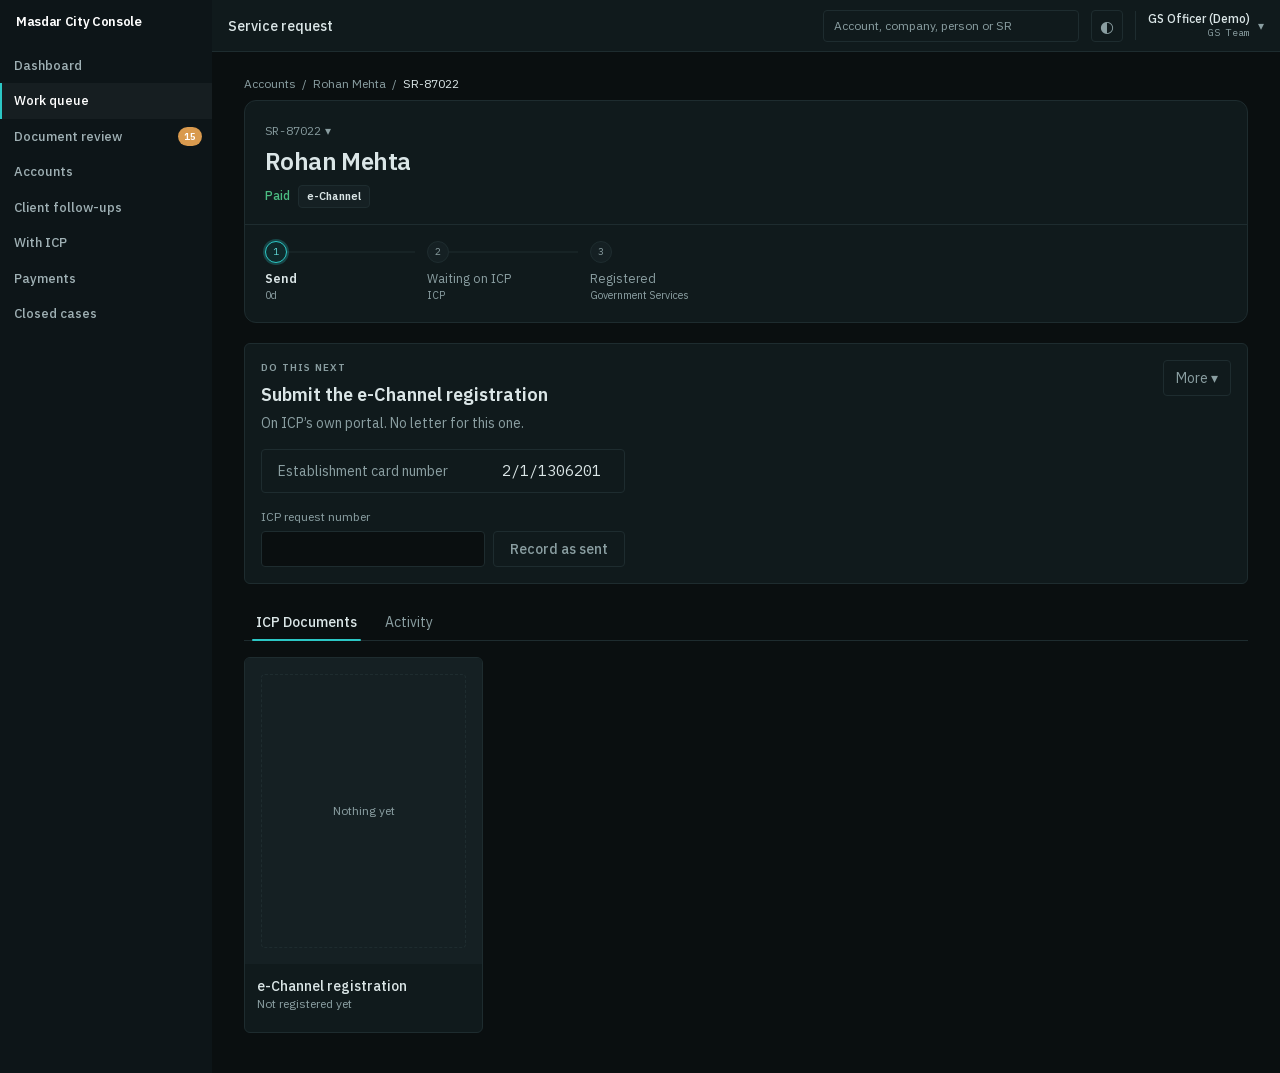
<file: ech/index.html>
<!doctype html>
<html lang="en" class="__variable_c8daab __variable_595324 __variable_b7e8f4 dark">
<head>
<meta charset="utf-8">
<meta name="viewport" content="width=device-width,initial-scale=1">
<title>e-Channel Console</title>
<link rel="stylesheet" href="assets/8bc4025667f5d65a.css">
<link rel="stylesheet" href="assets/4b7f1220c1ed02d1.css">
<style>
body{margin:0}
.wbar{background:#000;color:#ddd;font:12.5px/1.4 system-ui,sans-serif;padding:8px 16px;display:flex;flex-wrap:wrap;gap:8px 16px;align-items:center}
.wbar b{color:#fff}.wbar button,.wbar select{color:#9fd8cf;background:#000;border:1px solid #333;border-radius:6px;padding:2px 8px;font:inherit;cursor:pointer}
.ar{direction:rtl;unicode-bidi:isolate}
.pv{height:100%;display:flex;flex-direction:column;align-items:center;justify-content:center;gap:10px;font:12px/1 ui-monospace,monospace;color:hsl(var(--muted-foreground))}
.pv .pg{width:62%;aspect-ratio:1.42;border:1px solid hsl(var(--border));border-radius:6px;background:repeating-linear-gradient(135deg,hsl(var(--panel)),hsl(var(--panel)) 8px,hsl(var(--panel2)) 8px,hsl(var(--panel2)) 9px)}
.thumb{height:100%;background:repeating-linear-gradient(135deg,hsl(var(--panel2)),hsl(var(--panel2)) 6px,hsl(var(--border)) 6px,hsl(var(--border)) 7px)}
.masonry{column-gap:1rem}
.rows>div:first-child{border-top:0}
.split{display:grid;gap:1rem;align-items:start}
@media (min-width:760px){.masonry{column-count:2}}
@media (min-width:900px){.split{grid-template-columns:minmax(0,1.25fr) minmax(0,1fr)}.sticky-v{position:sticky;top:12px}}
kbd{font:10px ui-monospace,monospace;border:1px solid hsl(var(--border));border-radius:4px;padding:0 4px;color:hsl(var(--muted-foreground))}
/* Ownership diagram, from the client wireframe, recoloured for the console */
.dot{width:9px;height:9px;border-radius:50%;flex:none;display:inline-block}
.org{overflow-x:auto;padding:14px 0 6px}
.org ul{display:flex;justify-content:center;margin:0;padding:22px 0 0;position:relative;list-style:none}
.org>ul{padding-top:0;width:max-content;min-width:100%}
.org li{list-style:none;position:relative;padding:22px 5px 0;display:flex;flex-direction:column;align-items:center}
.org li::before,.org li::after{content:'';position:absolute;top:0;right:50%;width:50%;height:22px;border-top:1px solid hsl(var(--border))}
.org li::after{right:auto;left:50%;border-left:1px solid hsl(var(--border))}
.org li:only-child::before,.org li:only-child::after{display:none}
.org li:only-child{padding-top:0}
.org li:first-child::before,.org li:last-child::after{border:0}
.org li:last-child::before{border-right:1px solid hsl(var(--border));border-radius:0 6px 0 0}
.org li:first-child::after{border-radius:6px 0 0 0}
.org ul ul::before{content:'';position:absolute;top:0;left:50%;border-left:1px solid hsl(var(--border));height:22px}
.nd{position:relative;border:1px solid hsl(var(--border));border-top:3px solid var(--c);border-radius:9px;background:hsl(var(--panel));padding:9px 12px 8px;min-width:118px;max-width:168px;text-align:center}
.nd b{display:block;font-size:12.5px;line-height:1.3;font-weight:600}
.nd small{display:block;font-size:11px;color:hsl(var(--muted-foreground));margin-top:2px;line-height:1.3}
.nd .pp{position:absolute;top:-10px;left:50%;transform:translateX(-50%);background:hsl(var(--panel2));border:1px solid hsl(var(--border));border-radius:100px;font-size:10.5px;font-weight:600;padding:0 7px;line-height:17px;white-space:nowrap}
.nd.root{background:hsl(var(--foreground));border-color:hsl(var(--foreground));color:hsl(var(--background));padding:10px 16px}
.nd.bo{background:hsl(var(--warn-wash))}
.nd.bo small{color:hsl(var(--warn));font-weight:600}
.nd.dim{border-style:dashed;background:transparent}
.nd.dim b{color:hsl(var(--muted-foreground))}
.grid-cols-\[10rem_1fr_auto\]{grid-template-columns:10rem 1fr auto}.grid-cols-\[1fr_1fr_auto\]{grid-template-columns:1fr 1fr auto}.grid-cols-\[1fr_auto_auto\]{grid-template-columns:1fr auto auto}.grid-cols-\[7rem_1fr_auto\]{grid-template-columns:7rem 1fr auto}.h-14{height:3.5rem}.w-11{width:2.75rem}.p-2\.5{padding:.625rem}.w-\[212px\]{width:212px}
@media (max-width:600px){.grid-cols-\[10rem_1fr_auto\]{grid-template-columns:7rem 1fr auto}}
.min-w-\[180px\]{min-width:180px}.gap-\[3px\]{gap:3px}.w-12{width:3rem}.w-\[320px\]{width:320px}.w-\[300px\]{width:300px}.w-\[220px\]{width:220px}.w-\[240px\]{width:240px}.h-13{height:3.25rem}.size-\[18px\]{width:18px;height:18px}.max-h-\[60vh\]{max-height:60vh}
.aspect-\[3\/4\]{aspect-ratio:3/4}.max-w-\[210px\]{max-width:210px}.max-w-\[420px\]{max-width:420px}.text-neutral-800{color:#262626}.text-neutral-500{color:#737373}.text-\[6px\]{font-size:6px}.text-\[7px\]{font-size:7px}.bg-neutral-200{background:#e5e5e5}.border-neutral-300{border-color:#d4d4d4}
.size-6{width:1.5rem;height:1.5rem}.cursor-copy{cursor:copy}.text-\[15px\]{font-size:15px}
@media (max-width:820px){.side{display:none}}
</style>
</head>
<body class="bg-background text-foreground antialiased">

<div class="flex min-h-svh">
  <nav class="side w-[212px] shrink-0 bg-nav py-3"><div class="px-4 pb-4 text-[13px] font-semibold tracking-tight text-navactive">Masdar City Console</div><div id="nav"></div></nav>
  <div id="portal"></div><main class="flex-1 min-w-0 bg-background"><header id="topbar" class="flex h-13 items-center gap-3 border-b border-border bg-card px-4"></header><div class="mx-auto max-w-6xl px-4 py-6 min-[820px]:px-8" id="app"></div></main>
</div>
<script>window.BOOT={sr:'ech',role:'gs',tab:'icpdocs',name:true,step:5,skipped:true,ecstep:3,t:{'fl:ec:ecapply':true,'fl:ec:eccard':true,'fl:ec:eccheck':true}};</script>
<script>
const SKEY='mcfz-ech-wf-v3';
/* ---------- Cases (invented) ---------- */
const CASES={
 fl:{sr:'SR-87020',type:'Freelancer permit',name:'Rohan Mehta',ar:'روهان ميهتا',risk:['Medium','12.1'],paid:'AED 11,010',
   app:[
    ['Legal Structure',[['Type','Freelancer permit']]],
    ['Business Activities',[['Main activity','Accounting Records and Book Keeping'],['Activities','1 of 2 included']]],
    ['Package',[['Visas','1'],['Establishment card','1 year'],['Paid','AED 11,010 · 2 Oct']]],
    ['Your Details',[['Full name','Rohan Mehta'],['UAE residency','Yes'],['Nationality','India'],['Date of birth','1996-07-14'],['Gender','Male'],['Address in the UAE','Apt 902, Al Reem Island, Abu Dhabi'],['Email','rohan.mehta@example.com'],['UAE mobile number','+971 50 000 4417'],['ICP unified number','104477218 · active to 2028-03-15']]],
    ['Declaration',[['Signed by','Rohan Mehta'],['Signed','2 Oct 01:04']]]],
   people:[{id:'p1',name:'Rohan Mehta',role:'Permit holder'}],
   docs:[{k:'pp',t:'Passport',who:'p1',f:'WP_4_ROHAN_PASSPORT.pdf',sz:'1.7 MB'},{k:'eid',t:'Emirates ID',who:'p1',f:'WP_4_ROHAN_EID.jpg',sz:'0.2 MB'},{k:'poa',t:'Proof of Address',who:'p1',f:'WP_4_ROHAN_BILL.pdf',sz:'0.3 MB'},{k:'noc',t:'No-objection letter',who:'p1'},{k:'cv',t:'CV or Experience Letter',who:'p1'},{k:'edu',t:'Educational Certificate',who:'p1'}]},
 co:{sr:'SR-87031',type:'Limited company',name:'Harbour Interiors Limited',ar:'هاربر انتيريورز ليمتد',risk:['Medium','14.4'],paid:'AED 17,520',
   app:[
    ['Legal Structure',[['Type','Limited company (L.L.C-FZ)']]],
    ['Company Name',[['Name','Harbour Interiors Limited'],['Arabic','هاربر انتيريورز ليمتد'],['Name check','Passed']]],
    ['Business Activities',[['Main activity','Interior Design Consultancy'],['Activities','2 of 3 included']]],
    ['Package',[['Package','Business One · 2 years'],['Visas','1'],['Paid','AED 17,520 · 1 Oct']]],
    ['Stakeholders',[['Layla Haddad','Shareholder · Director · Manager · Legal representative'],['Marco Bellini','Shareholder'],['Cedar Fitout Contracting','Shareholder · Mainland · signed by Omar Khalil']]],
    ['Layla Haddad',[['Roles','Shareholder · Director · Manager · Legal representative'],['UAE residency','Yes'],['Nationality','Kenya'],['Email','layla@harbour-interiors.example'],['UAE mobile number','+971 50 000 1204'],['Address in the UAE','Apt 1204, Marina Gate 2, Dubai Marina, Dubai']]],
    ['Marco Bellini',[['Roles','Shareholder'],['UAE residency','No'],['Nationality','Italy'],['Email','marco.bellini@example.it'],['Home country phone number','+39 333 000 0102'],['Home country address','Via Roma 14, Treviso, Italy']]],
    ['James Whitfield',[['Roles','Beneficial owner · 56% through Cedar Fitout Contracting'],['UAE residency','Yes'],['Nationality','Australia'],['Email','james.w@example.com'],['UAE mobile number','+971 52 000 7781'],['Address in the UAE','Villa 3, Street 9, Jumeirah 1, Dubai']]],
    ['Ownership',[['Share capital','100 shares at AED 1,000 · AED 100,000'],['Split','Cedar Fitout Contracting 70 · Layla Haddad 25 · Marco Bellini 5']]],
    ['Declaration',[['Signed by','Layla Haddad'],['Signed','1 Oct 18:22']]]],
   people:[{id:'lay',name:'Layla Haddad',role:'Manager'},{id:'mar',name:'Marco Bellini',role:'Shareholder'},{id:'jam',name:'James Whitfield',role:'Beneficial owner'}],
   docs:[{k:'pp',t:'Passport',who:'lay',f:'layla-passport.pdf',sz:'1.2 MB'},{k:'eid',t:'Emirates ID',who:'lay',f:'layla-eid.pdf',sz:'0.6 MB'},{k:'poa',t:'Proof of Address',who:'lay',f:'layla-dewa.pdf',sz:'0.3 MB'},{k:'pp2',t:'Passport',who:'mar',f:'marco-passport.pdf',sz:'1.4 MB'},{k:'tl',t:'Trade Licence',who:'cf',f:'cedar-fitout-trade-licence.pdf',sz:'0.8 MB'},{k:'sd',t:'Shareholder Distribution Document',who:'cf',f:'cedar-fitout-share-distribution.pdf',sz:'0.5 MB'},{k:'pp3',t:'Passport',who:'jam',f:'james-passport.pdf',sz:'1.1 MB'},{k:'poa3',t:'Proof of Address',who:'jam'}]}
};
CASES.co.visa={sr:'SR-87044',type:'Employment visa',sub:'Layla Haddad',
  docs:[{k:'pp',t:'Passport',who:'lay',f:'layla-passport.pdf',sz:'1.2 MB',from:'SR-87031'},{k:'photo',t:'Passport-size photo',who:'lay',f:'layla-photo.jpg',sz:'0.3 MB'},{k:'deg',t:'Attested degree certificate',who:'lay',f:'layla-degree-attested.pdf',sz:'1.0 MB'}],
  app:[['Visa',[['Job title','Marketing Manager · مدير تسويق'],['Qualification','Bachelor'],['Marital status','Married'],['Religion','Islam'],['Mother’s full name','Salma Haddad'],['Location','Inside the UAE, visit visa']]],['Pay',[['Basic monthly salary','AED 18,000'],['Transport allowance','AED 2,000'],['Probation','3 months'],['Contract','2 years']]]]};
const ACCT0=null;
const ACCT={fl:[['reg','SR-87020','Freelancer permit'],['ec','SR-87021','Establishment card'],['ech','SR-87022','e-Channel']],
            co:[['reg','SR-87031','Company registration'],['visa','SR-87044','Employment visa · Layla Haddad'],[null,'SR-87032','Establishment card']]};
const WHO={p1:'Rohan Mehta',lay:'Layla Haddad',mar:'Marco Bellini',jam:'James Whitfield',cf:'Cedar Fitout Contracting'};
const REC={fl:[['Full name','Rohan Mehta','ROHAN MEHTA',1],['Nationality','IN','IN',1],['Date of birth','1996-07-14','1996-07-14',1],['Passport number','P5531207','P5531207',1],['Passport expiry','2034-05-02','2034-05-02',1],['Name in Arabic','روهان ميهتا','Not read',0]],
           co:[['Full name','Layla Haddad','LAYLA HADDAD',1],['Nationality','KE','KE',1],['Date of birth','1988-03-14','1988-03-14',1],['Passport number','AK4471902','AK4471902',1],['Passport expiry','2031-06-01','2031-06-01',1],['Name in Arabic','ليلى حداد','Not read',0]]};
const blank=()=>({...(window.BOOT||{}),cs:(window.BOOT||{}).cs||'fl',tab:(window.BOOT||{}).tab||'application',name:false,docs:{},sel:null,letter:false,step:1,af:'All',back:false,sr:'reg',screen:'case',role:'reg',src:'app',icpNo:'',dlg:null,why:null,confirmFail:false,t:{},view:null,more:false,showRest:false,err:10013,ovr:{},stale:false,rk:null,vstep:0,vdone:false,reason:'',allRec:false,edits:{},log:[],editing:null,portal:false,...(window.BOOT||{})});
let S; try{S=JSON.parse(localStorage.getItem(SKEY))||blank()}catch(e){S=blank()}
const save=()=>{try{localStorage.setItem(SKEY,JSON.stringify(S))}catch(e){}};
const esc=s=>String(s??'').replace(/&/g,'&amp;').replace(/</g,'&lt;').replace(/"/g,'&quot;');
const C=()=>CASES[S.cs];
const isAr=s=>/[؀-ۿ]/.test(s);

/* ---------- Live console markup ---------- */
const pill=(t,tone)=>`<span class="inline-flex shrink-0 items-center rounded-full border px-2 py-0.5 text-xs font-medium ${tone==='ok'?'border-ok/40 bg-ok-wash text-ok':tone==='warn'?'border-warn/40 bg-warn-wash text-warn':'border-border bg-panel2 text-foreground'}">${t}</span>`;
const tag=(t,ok)=>`<span class="inline-flex items-center rounded px-1.5 py-0.5 text-[11px] whitespace-nowrap ${ok?'bg-ok-wash text-ok':'bg-panel2 text-muted-foreground'}">${t}</span>`;
const btnP=(t,a='',dis)=>`<button type="button" ${a} ${dis?'disabled':''} class="shrink-0 rounded-md font-medium transition-colors disabled:opacity-50 px-4 py-2 text-sm bg-foreground text-background hover:opacity-90">${t}</button>`;
const btnB=(t,a='')=>`<button type="button" ${a} class="inline-flex shrink-0 items-center gap-1.5 rounded-md border border-brand px-2.5 py-1 text-xs font-medium text-link transition-colors hover:bg-wash disabled:opacity-40">${t}</button>`;
const btnS=(t,a='')=>`<button type="button" ${a} class="inline-flex shrink-0 items-center gap-1.5 rounded-md border border-border px-2.5 py-1 text-xs text-muted-foreground transition-colors hover:text-foreground disabled:opacity-40">${t}</button>`;
const link=(t,a)=>`<button type="button" ${a} class="ml-auto shrink-0 text-xs font-medium text-link hover:underline">${t} ›</button>`;
const card=(h,inner,right='',sub='')=>`<div class="mb-4 break-inside-avoid rounded-lg border border-border bg-panel"><div class="flex items-center gap-2 border-b border-border px-4 py-3"><h3 class="text-sm font-semibold text-foreground">${h}</h3>${sub?`<span class="text-xs text-muted-foreground">· ${sub}</span>`:''}${right}</div><div class="px-4 py-3"><div class="grid gap-1.5">${inner}</div></div></div>`;
const row=(k,v)=>`<div class="flex gap-3 text-xs"><span class="w-40 shrink-0 text-muted-foreground">${k}</span><span class="min-w-0 ${isAr(v)?'ar':''}">${v}</span></div>`;
const recRow=(k,v,a='')=>`<div class="grid grid-cols-[10rem_1fr_auto] items-center gap-3 px-3 py-1.5 text-sm"><span class="text-xs text-muted-foreground">${k}</span><span class="min-w-0 ${isAr(v)?'ar':''}">${v}</span>${a}</div>`;
const recBox=(h,rows,right='')=>`<div><div class="flex items-center gap-2"><div class="label-cap text-muted-foreground">${h}</div>${right}</div><div class="mt-2 divide-y divide-border overflow-hidden rounded-md border border-border bg-panel">${rows}</div></div>`;
const ek=l=>S.cs+':'+l;
const val=(l,d)=>S.edits[ek(l)]??d;
const now=()=>{const d=new Date(); return `2 Oct ${String(d.getHours()).padStart(2,'0')}:${String(d.getMinutes()).padStart(2,'0')}`};
function erow(l,d,kind,key){key=key||l; const v=val(key,d), on=S.editing===key, ed=ek(key) in S.edits;
  const shown=v?`<span class="text-foreground ${isAr(v)?'ar':''}">${esc(v)}</span>`:`<span class="text-muted-foreground">Not given</span>`;
  const val2=on?`<span class="flex gap-2"><input data-ein class="min-w-0 flex-1 rounded-md border border-brand bg-background px-2 py-1 text-sm ${isAr(v)?'ar':''}" value="${esc(v)}">${btnS('Cancel','data-a="ecancel"')}${btnB('Save','data-a="esave"')}</span>`:`<span class="flex flex-wrap items-center gap-2">${shown}${ed?tag('Edited by staff'):''}</span>`;
  const b=on?'':`<button data-edit="${esc(key)}" class="inline-flex h-7 items-center rounded-md px-2.5 text-xs font-medium text-muted-foreground hover:bg-accent hover:text-foreground">Edit</button>`;
  return kind==='rec'?`<div class="grid grid-cols-[10rem_1fr_auto] items-center gap-3 px-3 py-1.5 text-sm"><span class="text-xs text-muted-foreground">${l}</span><span class="min-w-0">${val2}</span>${b}</div>`
    :`<div class="grid grid-cols-[10rem_1fr_auto] items-center gap-3 text-xs"><span class="text-muted-foreground">${l}</span><span class="min-w-0">${val2}</span>${b}</div>`}
const editBtn=`<button class="inline-flex h-7 items-center rounded-md px-2.5 text-xs font-medium text-muted-foreground hover:bg-accent hover:text-foreground">Edit</button>`;
const mark=ok=>`<span aria-hidden="true" class="flex size-[18px] shrink-0 items-center justify-center rounded-full border text-[10px] ${ok?'border-ok/50 bg-ok-wash text-ok':'border-border'}">${ok?'✓':''}</span>`;
const tl=(t,a)=>`<button type="button" ${a} class="shrink-0 text-sm font-medium text-link hover:underline">${t}</button>`;

CASES.fl.ec={sr:'SR-87021',type:'Establishment card',sub:'Rohan Mehta',docs:[],app:[]};
const mgrNow=()=>S.mgrName||'Layla Haddad';
const SRD=()=>S.sr!=='reg'&&C()[S.sr]?C()[S.sr]:null;
CASES.co.pre={sr:'SR-87030',type:'Pre-approval',sub:'Harbour Interiors Limited',
  docs:[{k:'ppp',t:'Passport',who:'lay',f:'layla-passport.pdf',sz:'1.2 MB'},{k:'peid',t:'Emirates ID',who:'lay',f:'layla-eid.pdf',sz:'0.6 MB'},{k:'prv',t:'Residence visa',who:'lay',f:'layla-residence-visa.pdf',sz:'0.4 MB'}],
  app:[['Company',[['Company type','Limited company'],['Proposed name 1','Harbour Interiors'],['Proposed name 2','Harbour Interior Design'],['Proposed name 3','Harbour Fitout'],['Main activity','Interior Design Consultancy']]],['Manager',[['Full name','Layla Haddad'],['Full name in Arabic','ليلى حداد'],['Email','layla@harbour-interiors.example'],['Mobile','+971 50 000 1204'],['UAE residency','Yes']]],['Payment',[['Pre-approval and name reservation','AED 500 · card · 2 Oct']]]]};
const PRESTEPS=[['Payment','1m','System'],['Review','','Registration'],['Security Check','','Government Services'],['Decision','','Government Services'],['Released','','Government Services']];
const PRESTEPT=[
  [['Payment received',()=>'AED 500 · card · approved by Stripe','auto']],
  [['Check the proposed names',()=>'3 proposed · first available is used','prenames','Confirm'],['Review the manager’s documents',()=>`${received().filter(d=>S.docs[dkey(d)]).length} of ${received().length} reviewed`,'docs','Review'],['Screen the manager',()=>'AML','prescreen','Run']],
  [['Send the security approval letter to ICP',()=>'Covering letter, security approval for name reservation','presend','Record as sent'],['Upload the cleared certificate',()=>S.preNo?`Sent to ICP · ${esc(S.preNo)}`:'When ICP clear the manager','precert','Upload']],
  [['Decide',()=>'','predecide','Approve']],
  [['Name Reservation Certificate released',()=>'Harbour Interiors Limited · valid until 1 December 2026','auto']]];
CASES.fl.ech={sr:'SR-87022',type:'e-Channel',sub:'Rohan Mehta',docs:[],app:[]};
const ECHSTEPS=[['Send','0d','Government Services'],['Waiting on ICP','','ICP'],['Registered','','Government Services']];
const ECHSTEPT=[[['Submit the e-Channel registration',()=>'On ICP’s own portal. No letter for this one.','echsend','Record as sent']],[['Record the registration',()=>'','echreg','Register']],[['e-Channel registered',()=>'','auto']]];
const ECSTEPS=[['Apply','0d','Government Services'],['Waiting on ICP','','ICP'],['Check','','Government Services'],['Issued','','Government Services']];
const ECSTEPT=[[['Apply at ICP',()=>'Copy the ICP form, submit it at ICP, then record the request number','ecapply','Mark as applied']],[['Upload the establishment card',()=>S.ecNo?`Sent to ICP · ${esc(S.ecNo)}`:'When ICP issues it','eccard','Upload']],[['Check the establishment card',()=>'','eccheck','Release']],[['Establishment card issued',()=>'2/1/1306201 · to 30 Sep 2027','auto']]];
const SSTEPS=()=>S.sr==='pre'?PRESTEPS:S.sr==='ech'?ECHSTEPS:S.sr==='ec'?ECSTEPS:S.sr==='visa'?VSTEPS:STEPS;
const STASKS=()=>S.sr==='pre'?PRESTEPT:S.sr==='ech'?ECHSTEPT:S.sr==='ec'?ECSTEPT:S.sr==='visa'?VSTEPT:STEPT;
const SCUR=()=>S.sr==='pre'?(S.prestep??1):S.sr==='ech'?(S.echstep||0):S.sr==='ec'?(S.ecstep||0):S.sr==='visa'?S.vstep:S.step;
const docs=()=>SRD()?SRD().docs:C().docs;
const docsOf=(cs,sr)=>sr==='reg'?CASES[cs].docs:((CASES[cs][sr]||{}).docs||[]);
const dkey=d=>S.cs+':'+d.k;
const dstate=d=>!d.f?'missing':d.from?(S.docs[dkey(d)]==='ok'?'ok':'elsewhere'):S.docs[dkey(d)]||'received';
const DP={elsewhere:['On SR-87031',''],missing:['Missing','warn'],received:['Received',''],ok:['Accepted','ok'],back:['Sent back','warn']};
const dpill=d=>pill(...DP[dstate(d)]);
const received=()=>docs().filter(d=>d.f&&!d.from), reviewed=()=>received().every(d=>S.docs[dkey(d)]);
const VSTEPS=[['Documents','5m','Visas'],['Entry permit',''],['Location',''],['Medical',''],['Insurance',''],['Residence visa',''],['Emirates ID','']];
const STEPS=[['Payment','13m','System'],['Registration','8m','Registration'],['Security Check','','Government Services'],['Compliance','','Compliance'],['Manager/Senior Approval','','Manager'],['Release Queue','','Manager']];
const ROLETEAM={reg:'Registration',gs:'Government Services',comp:'Compliance',mgr:'Manager',obs:null};
const SKIPPED=i=>!SRD()&&(i===3||i===4)&&S.step>i&&S.skipped;

const FACT=[['Jurisdiction','19.5','Medium'],['Entity','6.5','Low'],['Initiation','10','Low'],['Property','10','Low'],['Activity','0','Low']];
const RATES=['Low','Medium','Medium-high','High'];
function riskCard(nat,c){
  const rows=FACT.map(([f,sc,rt])=>{const o=S.ovr[S.cs+':'+f], cur=o?o[0]:rt;
    if(S.rk===f) return `<div class="rounded-md border border-brand p-2.5"><div class="text-xs text-muted-foreground">${f}${f==='Jurisdiction'?' · '+nat:''}</div><div class="mt-2 flex flex-wrap gap-1.5">${RATES.map(x=>`<button data-rate="${x}" class="rounded-full border px-2.5 py-0.5 text-xs ${S.rpick===x?'border-brand/40 bg-wash text-link':'border-border text-muted-foreground'}">${x}</button>`).join('')}</div><input data-rreason class="mt-2 w-full rounded-md border border-border bg-background px-2 py-1 text-xs" aria-label="Reason"><div class="mt-1 text-[11px] text-muted-foreground">Reason, for the audit trail</div><div class="mt-2 flex justify-end gap-2">${btnS('Cancel','data-a="rcancel"')}${btnB('Save','data-a="rsave"')}</div></div>`;
    if(S.role!=='comp') return `<div class="flex w-full items-center gap-3 px-1 py-1 text-xs"><span class="w-32 shrink-0 text-muted-foreground">${f}${f==='Jurisdiction'?' · '+nat:''}</span><span class="tnum flex-1 ${cur!=='Low'?'text-warn':''}">${o?`${cur} <span class="text-muted-foreground">· changed by Compliance · was ${rt}</span>`:`${sc} · ${cur}`}</span></div>`;
    return `<button data-rk="${f}" class="group flex w-full items-center gap-3 rounded px-1 py-1 text-left text-xs hover:bg-panel2"><span class="w-32 shrink-0 text-muted-foreground">${f}${f==='Jurisdiction'?' · '+nat:''}</span><span class="tnum flex-1 ${cur!=='Low'?'text-warn':''}">${o?`${cur} <span class="text-muted-foreground">· score recalculated by the ERR · was ${rt}</span>`:`${sc} · ${cur}`}</span><span class="text-muted-foreground opacity-50 group-hover:opacity-100">✎</span></button>`}).join('');
  const right=S.stale&&S.role==='comp'?`<span class="ml-auto">${btnB('Regenerate ERR','data-a="regen"')}</span>`:`<span class="ml-auto flex items-center gap-2">${S.role==='comp'?'':'<span class="text-[11px] text-muted-foreground">Compliance changes this</span>'}${link('ERR-'+S.err,'').replace('ml-auto ','')}</span>`;
  return card('Risk',rows,right,`${c.risk[0]} · ${c.risk[1]}`);
}
function header(){const c0=C(), v=SRD(), c={...c0,sr:v?v.sr:c0.sr,type:v?(['ec','ech','pre'].includes(S.sr)?v.type:`${v.type} · ${c0.name}`):c0.type,name:S.cs==='fl'?val('Full name',c0.name):val('Name',c0.name),ar:S.cs==='fl'?val('Name in Arabic',c0.ar):val('Arabic',c0.ar)};
  return `<nav class="mb-2 flex flex-wrap items-center gap-1.5 text-xs text-muted-foreground"><span>Accounts</span><span>/</span><span>${c.name}</span><span>/</span><span class="text-foreground">${c.sr}</span></nav>
  <div class="overflow-hidden rounded-xl border border-border bg-panel">
    <div class="px-5 py-4"><div class="flex flex-wrap items-start justify-between gap-4"><div class="min-w-0">
      <div class="flex items-center gap-2">${srMenu(c.sr)}${v?'':`<span class="ar text-sm text-muted-foreground">${c.ar}</span>`}</div>
      <h1 class="mt-1 text-2xl font-semibold tracking-tight">${v?v.sub:c.name}</h1>
      <div class="mt-2 flex flex-wrap items-center gap-2"><span class="text-xs font-medium text-ok">Paid</span><span class="inline-flex items-center rounded-md border border-border bg-panel2 px-2 py-0.5 text-[11px] font-semibold">${c.type}</span></div></div>
      ${['ec','ech','pre'].includes(S.sr)?'':`<div class="text-right"><div class="label-cap text-muted-foreground">Risk</div><div class="mt-0.5 text-[26px] font-semibold leading-none tracking-tight text-warn">${c.risk[0]}</div><div class="tnum mt-1 text-[11px] text-muted-foreground">${c.risk[1]}</div></div>`}</div></div>
    <div class="h-px bg-border"></div>
    ${`<div class="px-5 pb-3.5 pt-4"><div class="grid gap-x-3" style="grid-template-columns:repeat(${Math.max(SSTEPS().length,6)},minmax(0,1fr))">${SSTEPS().map(([n,t],i,A)=>{const cur=SCUR(),done=i<cur,on=i===cur;
      const vw=(S.view??cur)===i; return `<div role="button" data-view="${i}" class="min-w-0 cursor-pointer rounded pr-3 pb-1 ${vw&&!on?'bg-panel2':''}"><div class="relative mb-2 h-[22px]">${i<A.length-1?`<span class="absolute left-[11px] right-[-12px] top-1/2 h-px -translate-y-1/2 ${done?'bg-ok/45':'bg-border'}"></span>`:''}<span class="relative z-10 flex size-[22px] items-center justify-center rounded-full border font-mono text-[10px] ${done?'border-ok/50 bg-ok-wash text-ok':on?'border-brand bg-wash text-link ring-2 ring-brand/25':'border-border bg-panel2 text-muted-foreground'}">${done?'✓':i+1}</span></div><div class="truncate text-[12.5px] leading-tight ${on?'font-semibold text-foreground':done?'text-foreground':'text-muted-foreground'}">${n}</div><div class="mt-0.5 truncate text-[10.5px] text-muted-foreground">${SKIPPED(i)?'Skipped · under 21':i<=cur?A[i][1]:(A[i][2]||'')}</div></div>`}).join('')}</div></div>`}
  </div>`;
}
const toReview=(cs,sr)=>docsOf(cs,sr).filter(d=>d.f&&!d.from&&!S.docs[cs+':'+d.k]).length;
function requests(){return ''}
function srMenu(sr){  const list=ACCT[S.cs].filter(x=>x[0]);
  if(list.length<2) return `<span class="tnum font-mono text-xs text-muted-foreground">${sr}</span>`;
  return `<span class="relative"><button data-a="srdd" class="tnum inline-flex items-center gap-1 font-mono text-xs text-muted-foreground hover:text-foreground">${sr} <span>▾</span></button>${S.srdd?`<div class="absolute left-0 top-full z-20 mt-1 w-[300px] rounded-lg border border-border bg-panel p-1 shadow-lg">${list.map(([k,no,t])=>{const n=toReview(S.cs,k), ec=k==='ec';return `<button data-sr="${k}" class="flex w-full items-center justify-between gap-3 rounded-md px-2.5 py-2 text-left text-sm hover:bg-panel2 ${k===S.sr?'bg-wash':''}"><span><span class="tnum block font-mono text-[11px] text-muted-foreground">${no}</span>${t}</span><span class="text-xs ${n?'text-foreground':'text-ok'}">${k==='pre'?(S.t['co:pre:predecide']?'Pre-approved':S.preRej?'Rejected':'<span class="text-foreground">Open</span>'):k==='ech'?(S.echReg?'Registered':'<span class="text-foreground">With GS</span>'):ec?(S.t['fl:ec:eccheck']?'Issued':'<span class="text-foreground">With GS</span>'):n?n+' to review':'✓'}</span></button>`}).join('')}</div>`:''}</span>`}
const STEPT=[
  [['Payment received',()=>`${C().paid} · card · Network International`,'auto']],
  [['Confirm the name',()=>`${hdrName()} · <span class="ar">${hdrAr()}</span>`,'name','Confirm'],['Review the documents',()=>`${received().filter(d=>S.docs[dkey(d)]).length} of ${received().length} reviewed · ${docs().length-received().length} missing`,'docs','Review']],
  [['Get the unified number from ICP',()=>'104477218','auto'],['Generate the covering letter',()=>'Covering Letter to ICP','auto'],['Send the security check letter to ICP',()=>'Covering Letter to ICP is ready','letter','Record as sent'],['Upload the cleared certificate',()=>S.icpNo?`Sent to ICP · ${esc(S.icpNo)}`:'When ICP clears it','cert','Upload']],
  [['Screen every person',()=>`${C().people.length} not screened`,'screen','Run'],['Confirm the risk rating',()=>`ERR-${S.err} · ${C().risk.join(' · ')}`,'err','Confirm']],
  [['Approve the application',()=>'','approve','Approve']],
  [['Release gate',()=>'8 of 8 checks pass','auto'],['Generate the licence pack',()=>'','pack','Generate'],['Release to the applicant',()=>'','release','Release']]];
const VSTEPT=[
  [['Review the documents',()=>`${received().filter(d=>S.docs[dkey(d)]).length} of ${received().length} reviewed · passport from SR-87031`,'docs','Review']],
  [['Send the entry permit application to ICP',()=>'','vsend','Send'],['Upload the entry permit',()=>'When ICP issues it','vpermit','Upload']],
  [['Confirm where Layla Haddad is',()=>'Applicant: inside the UAE, visit visa','vloc','Confirm']],
  [['Confirm the medical',()=>'Booked by the applicant','vmed','Confirm']],
  [['Check the insurance',()=>'Uploaded by the applicant','vins','Check']],
  [['Apply for the residence visa',()=>'','vres','Send']],
  [['Hand over the Emirates ID',()=>'','veid','Confirm']]];
const hdrName=()=>S.cs==='fl'?val('Full name',C().name):val('Name',C().name);
const hdrAr=()=>S.cs==='fl'?val('Name in Arabic',C().ar):val('Arabic',C().ar);
const isDone=(k)=>k==='auto'?true:k==='name'?S.name:k==='docs'?reviewed():!!S.t[S.cs+':'+S.sr+':'+k];
function todo(){
  const V=!!SRD(), T=STASKS(), L=SSTEPS(), cur=SCUR(), vi=S.view??cur;
  if(vi!==cur){ const tasks=T[vi], past=vi<cur;
    return `<div class="mt-5 rounded-lg border border-border bg-panel px-4 pb-3 pt-3"><div class="flex items-center justify-between gap-3"><div class="label-cap text-muted-foreground">Step record · ${L[vi][0]}</div><button data-view="${cur}" class="text-xs text-link hover:underline">Back to ${L[cur][0]}</button></div>
      <div class="mt-1 text-xs text-muted-foreground">${past?'Done':'Not started'}</div>
      <ol class="mt-2 list-none">${tasks.map(([t,d])=>`<li class="flex items-center gap-3 py-2">${mark(past)}<div class="min-w-0 flex-1"><div class="text-sm ${past?'text-muted-foreground':''}">${t}</div>${d()?`<div class="mt-0.5 text-xs text-muted-foreground">${d()}</div>`:''}</div></li>`).join('')}</ol></div>`; }
  const tasks=T[cur]||[], open=tasks.filter(x=>!isDone(x[2])), last=cur>=L.length-1;
  const team=L[cur][2], mine=V||S.role!=='obs'&&ROLETEAM[S.role]===team;
  if(!mine&&!(last&&!open.length)) return `<div class="mt-5 rounded-lg border border-border bg-panel p-4"><div class="label-cap text-muted-foreground">Where this case is</div><h2 class="mt-1.5 text-lg font-semibold">With ${team}, at ${L[cur][0]}</h2><p class="mt-1 text-sm text-muted-foreground">${open[0]?open[0][0]:'Ready to approve'}</p></div>`;
  const nx=open[0];
  const more=`<span class="relative"><button data-a="more" class="inline-flex h-9 items-center gap-1.5 rounded-md border border-border px-3 text-sm text-muted-foreground hover:text-foreground">More ▾</button>${S.more?`<div class="absolute right-0 top-full z-20 mt-1 w-[220px] rounded-lg border border-border bg-panel p-1 shadow-lg">${['Request from customer','Move to another team','Reject the application'].map(x=>`<button class="block w-full rounded-md px-2.5 py-2 text-left text-sm hover:bg-panel2 ${/Reject/.test(x)?'text-danger':''}">${x}</button>`).join('')}</div>`:''}</span>`;
  let title, detail='', action, label='Do this next', warn='', below='';
  const mr=S.cs==='co'&&S.sr==='reg'&&(S.mgrRej||S.wd||S.link), n500=S.checks||1, paidN=+String(C().paid).replace(/[^0-9]/g,'')+500*(n500-1), refundN=paidN-500*n500, aed=x=>'AED '+x.toLocaleString();
  const money=`<div class="mt-4 overflow-hidden rounded-md border border-border">${[['Paid',aed(paidN)],[`Kept · ${n500} manager check${n500>1?'s':''} × AED 500`,'−'+aed(500*n500)],['Refund if they withdraw',aed(refundN)]].map(([k,v],i)=>`<div class="flex items-center justify-between gap-3 border-t border-border px-4 py-2 first:border-t-0 ${i===2?'font-semibold':''}"><span class="text-sm ${i===2?'':'text-muted-foreground'}">${k}</span><span class="tnum text-sm">${v}</span></div>`).join('')}</div>`;
  const how=`<div class="mt-3 text-xs text-muted-foreground">How did they ask?</div><div class="mt-1.5 flex flex-wrap gap-1.5">${['Chat','Call','Email','In person'].map(w=>`<button data-how="${w}" class="rounded-full border px-2.5 py-1 text-xs ${S.how===w?'border-brand/40 bg-wash text-link':'border-border text-muted-foreground'}">${w}</button>`).join('')}</div>`;
  const CAND=[['Marco Bellini','Italy · Shareholder'],['James Whitfield','United Kingdom · Director'],['Someone new','Not on the application yet']];
  if(mr&&S.wd){ label='Closed'; title='Withdrawn'; detail=`Refund ${aed(refundN)} issued automatically to the card they paid with · ${S.wdBy||'by the applicant'}`; action=''; }
  else if(mr&&S.link){ label='Waiting on the applicant'; title=`Payment link sent for ${esc(S.newMgr)}`; detail=`AED 500 · emailed to the applicant${S.how?' · they asked by '+S.how.toLowerCase():''} · the security check restarts when it is paid`; action=`${btnS('Resend the link')}${btnS('Copy the link')}`; }
  else if(mr){ label='Waiting on the applicant'; title=`ICP did not clear ${esc(mgrNow())} as manager`; detail='The applicant has been emailed and can choose a new manager or withdraw in their portal.'; below=money;
    if(S.mp==='pick') below+=`<div class="mt-4 rounded-md border border-border bg-panel2 p-3"><div class="text-sm font-semibold">Choose a new manager for the applicant</div><div class="mt-2 overflow-hidden rounded-md border border-border">${CAND.map(([n,sub])=>`<button data-mpick="${n}" class="flex w-full items-center gap-3 border-t border-border px-3 py-2 text-left first:border-t-0"><span class="flex size-4 items-center justify-center rounded-full border ${S.mpick===n?'border-brand':'border-border'}">${S.mpick===n?'<span class="size-2 rounded-full bg-brand"></span>':''}</span><span><span class="block text-sm">${n}</span><span class="block text-xs text-muted-foreground">${sub}</span></span></button>`).join('')}</div>${S.mpick==='Someone new'?`<div class="mt-2 grid gap-2">${[['Full name','Omar Khalil'],['Email','omar@harbour-interiors.example']].map(([k,v])=>`<label class="grid grid-cols-[7rem_1fr] items-center gap-2 text-xs text-muted-foreground">${k}<input class="h-8 rounded-md border border-border bg-background px-2 text-sm text-foreground" value="${v}"></label>`).join('')}<div class="text-xs text-muted-foreground">Passport · omar-khalil-passport.pdf</div></div>`:''}${how}<div class="mt-3 text-xs text-muted-foreground">The applicant pays the AED 500 themselves. The check restarts when it is paid.</div><div class="mt-3 flex justify-end gap-2">${btnS('Cancel','data-a="mpx"')}${btnP('Send AED 500 payment link','data-a="mlink"',!S.how)}</div></div>`;
    if(S.mp==='wd') below+=`<div class="mt-4 rounded-md border border-border bg-panel2 p-3"><div class="text-sm font-semibold">Withdraw for the applicant?</div><div class="mt-1 text-xs text-muted-foreground">Refund ${aed(refundN)} to the card they paid with. They are emailed.</div>${how}<div class="mt-3 flex justify-end gap-2">${btnS('Cancel','data-a="mpx"')}${btnP('Withdraw and refund '+aed(refundN),'data-a="mwdgo"',!S.how)}</div></div>`;
    action=S.mp?'':`${btnS('Choose a new manager for them','data-a="mpick"')}${btnS('Withdraw for them','data-a="mwd"')}`; }
  else if(nx){ title=nx[0]; detail=nx[1](); action=nx[2]==='docs'?btnP(nx[3],'data-tab="documents"'):btnP(nx[3],`data-task="${nx[2]}"`);
    if(nx[2]==='name'){ detail=S.editing==='Name in Arabic'?`${hdrName()} · <input data-ein class="ar rounded-md border border-brand bg-background px-2 py-0.5 text-sm" value="${esc(hdrAr())}"> ${tl('Save','data-a="esave"')}`:`${hdrName()} · <span class="ar">${hdrAr()}</span> ${tag('Transliterated')} ${tl('Edit Arabic','data-edit="Name in Arabic"')}`; }
    if(nx[2]==='letter'){ action=`${btnS('Review for ICP','data-a="icpreview"')}${btnS('Open the letter')}<input data-icpno class="h-9 w-40 rounded-md border border-border bg-background px-2 text-sm" aria-label="ICP request number" value="${esc(S.icpNo)}">${btnP('Record as sent','data-task="letter"',!S.icpNo)}`; }
    if(nx[2]==='ecapply'){ detail='Copy the form below into ICP, submit, then record the request number.'; action=''; below=`<label class="mt-4 block"><span class="block text-xs text-muted-foreground">ICP request number</span><span class="mt-1.5 flex flex-wrap gap-2"><input data-ecno class="h-9 w-56 rounded-md border border-border bg-background px-2.5 text-sm" value="${esc(S.ecNo||'')}"><button type="button" data-task="ecapply" ${S.ecNo?'':'disabled'} class="h-9 rounded-md px-4 text-sm font-medium ${S.ecNo?'bg-foreground text-background':'border border-border text-muted-foreground'}">Mark as applied</button></span></label>`; }
    if(nx[2]==='eccard'){ label='Waiting on ICP'; title='Waiting on ICP for the establishment card'; action=`${btnP('Upload the establishment card','data-task="eccard"')}${btnS("That wasn't sent",'data-a="ecunsend"')}`; }
    if(nx[2]==='prenames'){ action=''; const N=[['Harbour Interiors','Available',1],['Harbour Interior Design','Available',1],['Harbour Fitout','Close to an existing company',0]];
      below=`<div class="mt-4 overflow-hidden rounded-md border border-border">${N.map(([n,st,ok],i)=>`<div class="flex items-center justify-between gap-3 border-t border-border px-4 py-2.5 first:border-t-0"><span class="text-[15px]">${i+1}. ${n} Limited</span><span class="text-sm ${ok?'text-ok':'text-warn'}">${st}</span></div>`).join('')}</div><div class="mt-3">${btnP('Confirm Harbour Interiors Limited','data-task="prenames"')}</div>`; }
    if(nx[2]==='prescreen'){ action=btnP('Run screening','data-task="prescreen"'); }
    if(nx[2]==='presend'){ action=''; below=`<label class="mt-4 block"><span class="block text-xs text-muted-foreground">ICP request number</span><span class="mt-1.5 flex flex-wrap gap-2"><input data-preno class="h-9 w-56 rounded-md border border-border bg-background px-2.5 text-sm" value="${esc(S.preNo||'')}"><button type="button" data-task="presend" ${S.preNo?'':'disabled'} class="h-9 rounded-md px-4 text-sm font-medium ${S.preNo?'bg-foreground text-background':'border border-border text-muted-foreground'}">Record as sent</button></span></label>`; }
    if(nx[2]==='precert'){ label='Waiting on ICP'; title='Waiting on ICP for the manager’s security check'; action=`${btnP('Upload the cleared certificate','data-task="precert"')}${btnS("That wasn't sent",'data-a="preunsend"')}`; }
    if(nx[2]==='predecide'){ action=''; title=S.preRej?'Waiting for a new manager':'Approve or reject'; detail=S.preRej?`Rejected · ${esc(S.preRej)}. The applicant has been told and asked for a different manager (AED 500).`:'Names checked, manager screened and cleared by ICP.';
      const why=['ICP did not clear the manager','Name refused by ICP','Other'];
      below=S.preRej?`<div class="mt-4 flex flex-wrap gap-2">${btnS('Applicant submitted a new manager · AED 500 paid','data-a="prenewmgr"')}</div>`:`<div class="mt-4 flex flex-wrap gap-2">${btnP('Approve and issue the certificate','data-a="preapprove"')}${btnS(S.preRejOpen?'Cancel':'Reject','data-a="prerejopen"')}</div>${S.preRejOpen?`<div class="mt-3 rounded-md border border-border bg-panel2 p-3"><div class="text-xs text-muted-foreground">Reason, sent to the applicant</div><div class="mt-2 flex flex-wrap gap-1.5">${why.map(w=>`<button data-prewhy="${w}" class="rounded-full border px-2.5 py-1 text-xs ${S.preWhy===w?'border-brand/40 bg-wash text-link':'border-border text-muted-foreground'}">${w}</button>`).join('')}</div><div class="mt-3 flex justify-end">${S.preWhy?btnP('Reject','data-a="prereject"'):'<span class="text-xs text-muted-foreground">Give a reason</span>'}</div></div>`:''}`; }
    if(nx[2]==='echsend'){ action=''; below=`<div class="mt-4 grid items-baseline gap-4 rounded-md border border-border px-4 py-2.5" style="grid-template-columns:13rem 1fr" data-copy="2/1/1306201" title="Click to copy"><span class="text-sm text-muted-foreground">Establishment card number</span><span class="cursor-copy font-mono text-[15px]">2/1/1306201</span></div>
      <label class="mt-4 block"><span class="block text-xs text-muted-foreground">ICP request number</span><span class="mt-1.5 flex flex-wrap gap-2"><input data-echno class="h-9 w-56 rounded-md border border-border bg-background px-2.5 text-sm" value="${esc(S.echNo||'')}"><button type="button" data-task="echsend" ${S.echNo?'':'disabled'} class="h-9 rounded-md px-4 text-sm font-medium ${S.echNo?'bg-foreground text-background':'border border-border text-muted-foreground'}">Record as sent</button></span></label>`; }
    if(nx[2]==='echreg'){ label='Waiting on ICP'; title='Waiting on ICP for the e-Channel registration'; detail=`Sent to ICP · ${esc(S.echNo||'')}`; action=btnS("That wasn't sent",'data-a="echunsend"');
      below=`<div class="mt-4 flex flex-wrap items-end gap-3"><label class="block"><span class="block text-xs text-muted-foreground">Registration number</span><input data-echreg class="mt-1.5 h-9 w-56 rounded-md border border-border bg-background px-2.5 text-sm" value=""></label><label class="block"><span class="block text-xs text-muted-foreground">Expires</span><input data-echexp class="mt-1.5 h-9 w-40 rounded-md border border-border bg-background px-2.5 text-sm" value="2027-09-30"></label><button type="button" data-a="echregister" class="h-9 rounded-md bg-foreground px-4 text-sm font-medium text-background">Register</button></div>`; }
    if(nx[2]==='eccheck'){ label='Do this next'; title='Establishment card doesn’t match'; detail='The name on the card is a different company. Upload the right file, or release this one with a reason.';
      const R=[['Establishment name',S.ecWrong?'Harbour Interiors Limited':`${hdrName()} - Masdar City Free Zone`,!S.ecWrong,`Expected ${hdrName()} - Masdar City Free Zone`,0],['Card number','2/1/1306201',1,'',1],['Authorised signatories',hdrName(),1,'',1],['Issue date','2026-10-02',1,'',1],['Expiry date','2027-09-30',1,'',1],['Licence number','MC 13062',1,'',0]];
      const why=['Card is correct, name differs in format','Senior instruction','Other'];
      below=`<div class="mt-4 overflow-hidden rounded-md border border-border">${R.map(([k,v,ok,exp,edit])=>`<div class="grid items-center gap-4 border-t border-border px-4 py-2 first:border-t-0 ${ok?'':'bg-warn-wash'}" style="grid-template-columns:11rem 1fr"><span class="text-sm text-muted-foreground">${k}</span><span class="text-[15px]">${edit?`<input data-ecrec="${k}" class="h-9 w-full max-w-[320px] rounded-md border border-border bg-background px-2.5 text-sm" value="${esc(v)}">`:esc(v)}${ok?'':`<div class="mt-0.5 text-sm text-warn">${esc(exp)}</div>`}</span></div>`).join('')}</div>
        ${S.ecWrong?`<div class="mt-4 text-xs text-muted-foreground">Reason to release</div><div class="mt-1.5 flex flex-wrap gap-1.5">${why.map(w=>`<button data-ecwhy="${w}" class="rounded-full border px-2.5 py-1 text-xs ${S.ecWhy===w?'border-brand/40 bg-wash text-link':'border-border text-muted-foreground'}">${w}</button>`).join('')}</div>`:''}
        <div class="mt-4 flex flex-wrap gap-2"><button type="button" data-a="ecrelease" ${S.ecWhy||!S.ecWrong?'':'disabled'} class="h-9 rounded-md px-4 text-sm font-medium ${S.ecWhy||!S.ecWrong?'bg-foreground text-background':'border border-border text-muted-foreground'}">${!S.ecWrong?'Record':S.ecWhy?'Release and record':'Give a reason'}</button>${btnS('Upload another file','data-a="ecreupload"')}</div>`;
      action=''; }
    if(nx[2]==='cert'){ label='Waiting on ICP'; title='Waiting on ICP for the security check'; detail=S.cs==='co'?`${esc(mgrNow())} · manager check ${S.checks||1}`:detail; action=`${btnP('Upload the cleared certificate','data-task="cert"')}${S.cs==='co'?btnS('Record: ICP did not clear','data-a="mgrrej"'):''}${btnS("That wasn't sent",'data-a="unsend"')}`; } }
  else if(!last){ title=`Move to ${L[cur+1][0]}${!V&&cur===2&&C().risk[0]==='Medium'?' · Release Queue':''}`; if(!V&&cur===2&&C().risk[0]==='Medium') title='Move to Release Queue'; detail=!V&&cur===2&&C().risk[0]==='Medium'?`Compliance and approval are skipped: ${C().risk.join(' · ')}, under 21`:''; action=btnP('Approve','data-a="approve"'); }
  else { title=S.sr==='pre'?'Pre-approved':S.sr==='ech'?'e-Channel registered':S.sr==='ec'?'Establishment card issued':'Released'; detail=S.sr==='pre'?'Name Reservation Certificate released · Harbour Interiors Limited · valid until 1 December 2026':S.sr==='ech'?`${esc(S.echReg||'')} · to ${esc(S.echExp||'')}`:S.sr==='ec'?'2/1/1306201 · to 30 Sep 2027 · e-Channel started (SR-87022)':''; action=''; }
  if(!V&&cur===2&&S.t[S.cs+':reg:cert']&&!nx) warn=`<div class="mt-3 rounded-md border border-warn/40 bg-warn-wash px-3 py-2 text-xs text-warn">ICP number on the certificate does not match ${esc(S.icpNo)}</div>`;
  const rest=tasks.filter(x=>x!==nx);
  return `<div class="mt-5 rounded-lg border border-border bg-panel p-4"><div class="flex flex-wrap items-start justify-between gap-4"><div class="min-w-0"><div class="label-cap text-muted-foreground">${label}</div><h2 class="mt-1.5 text-lg font-semibold">${title}</h2>${detail?`<p class="mt-1 text-sm text-muted-foreground">${detail}</p>`:''}${below}</div><div class="flex shrink-0 flex-wrap items-start gap-2">${action}${last&&!nx?'':more}</div></div>${warn}${dialogs()}
    ${rest.length&&!['ec','ech'].includes(S.sr)?`<div class="mt-4 border-t border-border pt-2.5"><button data-a="rest" class="flex items-center gap-1.5 py-1 text-sm font-medium"><span class="text-muted-foreground">${S.showRest?'▾':'▸'}</span>${L[cur][0]} · ${tasks.filter(x=>isDone(x[2])).length} of ${tasks.length} done</button>
      ${S.showRest?`<ol class="list-none">${rest.map(([t,d,k,b])=>`<li class="flex items-center gap-3 py-2">${mark(isDone(k))}<div class="min-w-0 flex-1"><div class="text-sm ${isDone(k)?'text-muted-foreground':''}">${t}</div>${d()?`<div class="mt-0.5 text-xs text-muted-foreground">${d()}</div>`:''}</div>${isDone(k)?'':k==='docs'?tl(b,'data-tab="documents"'):tl(b,`data-task="${k}"`)}</li>`).join('')}</ol>`:''}</div>`:''}</div>`;
}
function failedAccepted(){return docs().some(d=>(DR[S.cs+':'+d.k]||{rows:[]}).rows.some(x=>x[2]==='warn')&&S.docs[dkey(d)]==='ok')}
function dialogs(){
  if(S.dlg==='approve'){const R=['All checks passed','Passed on review, with an override','Approved on senior instruction','Other']; const pick=S.why??(failedAccepted()||S.t[S.cs+':reg:cert']?R[1]:R[0]);
    return `<div class="mt-4 rounded-md border border-border bg-panel2 p-3"><div class="text-sm font-semibold">Approve this case?</div><div class="mt-2 flex flex-wrap gap-1.5">${R.map(x=>`<button data-why="${x}" class="rounded-full border px-2.5 py-1 text-xs ${pick===x?'border-brand/40 bg-wash text-link':'border-border text-muted-foreground'}">${x}</button>`).join('')}</div>${failedAccepted()?`<div class="mt-2 text-xs text-warn">Accepted with resolved warnings: ${docs().filter(d=>(DR[S.cs+':'+d.k]||{rows:[]}).rows.some(x=>x[2]==='warn')&&S.docs[dkey(d)]==='ok').map(d=>d.t).join(', ')}</div>`:''}<div class="mt-3 flex justify-end gap-2">${btnS('Cancel','data-a="dlgx"')}${btnP('Approve','data-a="advance"')}</div></div>`}
  if(S.dlg==='icp'){const rows=[['Company name (Arabic)',`<span class="ar">${hdrAr()}</span>`],['MCFZ SR number',C().sr],['Name (Arabic)',`<span class="ar">${hdrAr()}</span>`],['Nationality (Arabic)','الهند'],['Passport number','P5531207'],['Company name (English)',hdrName()],['Name (English)',hdrName()],['Nationality','IN'],['Unified number','104477218']];
    return `<div class="mt-4 rounded-md border border-border bg-panel2 p-3"><div class="flex items-center justify-between"><div class="text-sm font-semibold">Review for ICP · initial approval request</div><button data-a="dlgx" class="text-muted-foreground">✕</button></div><div class="mt-2 grid gap-1.5">${rows.map(([k,v])=>row(k,v)).join('')}</div><div class="mt-3 flex justify-end gap-2">${btnS('Regenerate the letter')}${btnS('Edit details','data-tab="application"')}${btnB('Send to ICP')}</div></div>`}
  return ''}
const ECTABS=[['icpform','ICP form'],['mdocs','Internal Documents'],['icpdocs','ICP Documents'],['activity','Activity']];
const VTABS=[['application','Application'],['documents','Applicant Documents'],['mdocs','Internal Documents'],['icpdocs','ICP Documents'],['activity','Activity']];
const TABS=[['application','Application'],['documents','Applicant Documents'],['mdocs','Internal Documents'],['icpdocs','ICP Documents'],['ownership','Ownership'],['compliance','Compliance'],['payments','Payments'],['activity','Activity']];

/* ---------- Documents: document left, review right ---------- */
const ECF=()=>[
 ['Establishment',[['Full name (English)',`${hdrName()} - Masdar City Free Zone`],['Full name (Arabic)',`${hdrAr()} - مدينة مصدر المنطقة الحرة`],['Establishment type','2','Emirate government'],['Work sector','3','Government establishments'],['Establishment department','101','ICP, Abu Dhabi'],['Commercial activity','400','Free zones'],['Class','1','A'],['Establishment nationality','United Arab Emirates']]],
 ['Licence',[['Licence number','MC 13062'],['Licence issue date','2026-10-01'],['Licence end date','2027-09-30'],['Licence place','Abu Dhabi'],['Licence type','Commercial']]],
 ['Address and contact',[['Emirate','Abu Dhabi'],['City','Abu Dhabi'],['Detailed address','Abu Dhabi'],['Building','Masdar City'],['Shop number','1'],['Telephone','+971 50 000 4417'],['Fax','0097122222222'],['P.O. box','']]],
 ['Investor',[['Investor unified number','104477218'],['Investor phone','+971 50 000 4417']]],
 ['Term',[['Number of years','1']]]];
function ecForm(){const atts=[['Covering Letter, Immigration Card','letter'],['Licence','doc-freelancer-permit.jpg'],['Security clearance certificate','doc-icp-certificate.jpg'],['Passport, personal details page','mock:pp']];
  const all=S.ecAll;
  const rowE=([k,v,meaning,warn])=>{const key='ec:'+k, cur=val(key,v), ed=ek(key) in S.edits, code=!!meaning;
    const shown=code?`<span class="tnum font-mono">${esc(cur)}</span>${cur===v?`<span class="ml-2 text-muted-foreground">${esc(meaning)}</span>`:''}`:cur?`<span ${isAr(cur)?'dir="rtl"':''}>${esc(cur)}</span>`:'<span class="text-muted-foreground">Blank</span>';
    const field=all?`<input data-ecall="${esc(key)}" class="w-full rounded-md border border-border bg-background px-2.5 py-1.5 text-[15px] ${code?'font-mono':''}" ${isAr(cur)?'dir="rtl"':''} value="${esc(cur)}">`:shown;
    return `<div ${all||!cur?'':`data-copy="${esc(cur)}" title="Click to copy"`} class="grid items-baseline gap-4 border-t border-border px-5 py-3 ${all||!cur?'':'cursor-copy hover:bg-panel2'}" style="grid-template-columns:13rem minmax(0,1fr)"><span class="text-sm text-muted-foreground">${k}${ed?' <span class="text-xs text-warn">· edited</span>':''}</span><span class="min-w-0 text-[15px]">${field}${warn?`<div class="mt-1 text-sm text-warn">${warn}</div>`:''}</span></div>`};
  return `<div class="overflow-hidden rounded-lg border border-border bg-panel"><div class="flex items-center gap-3 px-5 py-3.5"><div><div class="text-base font-semibold">ICP form</div><div class="text-sm text-muted-foreground">Click a value to copy it</div></div><span class="ml-auto flex gap-2">${all?`${btnS('Cancel','data-a="ecallx"')}${btnP('Save all','data-a="ecallsave"')}`:btnS('Edit','data-a="ecall"')}</span></div>
    ${ECF().map(([h,rows])=>`<div class="border-t border-border bg-panel2 px-5 py-2 text-xs font-semibold uppercase tracking-wide text-muted-foreground">${h}</div>${rows.map(rowE).join('')}`).join('')}</div>
  <div class="mt-2"><div class="mb-3 mt-6 text-base font-semibold">Attachments <span class="text-sm font-normal text-muted-foreground">4 of 4</span></div><div class="grid gap-3" style="grid-template-columns:repeat(auto-fill,minmax(160px,1fr))">${atts.map(([t,src])=>`<button data-view-doc="${src}" class="flex flex-col overflow-hidden rounded-lg border border-border bg-panel text-left"><div class="flex h-36 items-center justify-center overflow-hidden bg-panel2 p-2">${src==='letter'?`<div style="width:119px;height:168px;overflow:hidden"><div style="transform:scale(.2);transform-origin:top left">${letterHTML()}</div></div>`:src.startsWith('mock:')?`<div style="transform:scale(.7)">${mockPrev(docs().find(x=>x.k==='pp')||{k:'pp',t:'Passport',who:'p1'})}</div>`:`<img src="assets/${src}" style="height:128px" alt="">`}</div><div class="p-3 text-sm">${t}</div></button>`).join('')}</div></div>`}
function ecStatus(){const a=!!S.t['fl:ec:ecapply'], d=!!S.t['fl:ec:eccard'], cur=d?2:a?1:0;
  return `<div class="flex items-center gap-4 px-5 py-4 text-sm">${['Apply','Waiting on ICP','Issued'].map((t,i)=>`<span class="flex shrink-0 items-center gap-2.5 ${i===cur?'font-semibold text-foreground':i<cur?'text-ok':'text-muted-foreground'}"><span class="flex size-6 items-center justify-center rounded-full border text-xs ${i<cur?'border-ok/50 bg-ok-wash text-ok':i===cur?'border-brand text-link':'border-border'}">${i<cur?'✓':i+1}</span>${t}</span>${i<2?`<span class="h-px flex-1 ${i<cur?'bg-ok/45':'bg-border'}"></span>`:''}`).join('')}</div>`}
function echForm(){return `<div class="overflow-hidden rounded-lg border border-border bg-panel"><div class="px-5 py-3.5"><div class="text-base font-semibold">ICP form</div><div class="text-sm text-muted-foreground">e-Channel registration · ICP reads everything else from the card number</div></div>
  <div data-copy="2/1/1306201" title="Click to copy" class="grid cursor-copy items-baseline gap-4 border-t border-border px-5 py-3 hover:bg-panel2" style="grid-template-columns:13rem minmax(0,1fr)"><span class="text-sm text-muted-foreground">Establishment card number</span><span class="font-mono text-[15px]">2/1/1306201</span></div></div>`}
function srcBar(){const icp=S.t[S.cs+':reg:cert']?1:0, us=3+(S.err>10013?0:0);
  return `<div class="mb-3 inline-flex rounded-md border border-border bg-panel p-0.5 text-xs">${[['app','From the applicant',docs().length],['icp','From ICP',icp],['mcfz','Issued by Masdar City',us]].map(([k,t,n])=>`<button data-src="${k}" class="rounded px-3 py-1.5 ${S.src===k?'bg-panel2 font-medium text-foreground':'text-muted-foreground'}">${t} <span class="tnum text-muted-foreground">${n}</span></button>`).join('')}</div>`}
const LTR={full:()=>[['Date','02/10/2026'],['SR number',C().sr],['Company name (Arabic)',S.cs==='fl'?hdrAr():'هاربر انتيريورز ليمتد'],['Name (Arabic)',hdrAr()],['Nationality (Arabic)',S.cs==='fl'?'الهند':'كينيا'],['Passport number',S.cs==='fl'?'P5531207':'AK4471902'],['Signatory 1','أحمد خالد المنصوري'],['Unified number 1','1100234'],['Signatory 2','مريم سعيد الكعبي'],['Unified number 2','1100871']]};
function letterHTML(){const g=l=>esc(lv(l,(LTR.full().find(x=>x[0]===l)||[])[1]));
  return `<div dir="rtl" style="background:#fff;color:#111;font-family:'Geeza Pro','Noto Naskh Arabic',Tahoma,sans-serif;width:595px;min-height:842px;padding:28px 44px;box-sizing:border-box;font-size:12.5px;line-height:1.9;position:relative"><div style="text-align:center"><img src="assets/mcfz-letterhead.png" style="height:58px" alt=""></div><div style="margin-top:18px">التاريخ: <b>${g('Date')}</b></div><div style="margin-top:14px;display:flex;justify-content:space-between;font-weight:700"><span>السادة / الهيئة الاتحادية للهوية والجنسية - أبوظبي</span><span>المحترم</span></div><div style="text-align:left;font-weight:700">(${g('SR number')})</div><div>تحية طيبة وبعد،،</div><div style="text-align:center;font-weight:700;text-decoration:underline;margin:8px 0">الموضوع / استخراج موافقة مبدئية لإصدار رخصة – المنطقة الحرة</div><p style="margin:0">بالإشارة إلى الموضوع أعلاه، يرجى التكرم من سيادتكم بالموافقة على استخراج موافقة مبدئية للسادة شركة / <b>${g('Company name (Arabic)')}</b> - <b>مدينة مصدر المنطقة الحرة</b>، وذلك حتى يتسنى لنا إستكمال إجراءات تأسيس وإصدار رخصة المنطقة الحرة.</p><p style="margin:6px 0">كما نفيد سيادتكم علماً أنه تم تعيين المذكور بياناته أدناه مديراً للشركة المذكورة.</p><table style="width:100%;border-collapse:collapse;margin:6px 0">${[['الاســـم',g('Name (Arabic)')],['الجنسيـــة',g('Nationality (Arabic)')],['رقم الجواز',g('Passport number')]].map(([k,v])=>`<tr><td style="border:1px solid #333;padding:2px 8px">${k}: <b>${v}</b></td></tr>`).join('')}</table><div style="font-weight:700;text-decoration:underline;margin-top:8px">بيانات المخولين بالتوقيع:-</div><table style="width:100%;border-collapse:collapse;margin:4px 0"><tr><td style="border:1px solid #333;padding:2px 8px">أسماء المخول بالتوقيع</td><td style="border:1px solid #333;padding:2px 8px">رقم الموحد</td></tr>${[1,2].map(i=>`<tr><td style="border:1px solid #333;padding:2px 8px">${g('Signatory '+i)}</td><td style="border:1px solid #333;padding:2px 8px">${g('Unified number '+i)}</td></tr>`).join('')}</table><div style="margin-top:8px">شاكرين لكم حسن تعاونكم ....</div><div style="text-align:center;margin-top:6px">وتفضلوا بقبول فائق التقدير والاحترام،</div><div style="margin:18px auto 0;width:150px;height:46px;border-bottom:1px solid #999"></div><div style="text-align:center;color:#666;font-size:11px">التوقيع</div><img src="assets/mcfz-letter-footer.png" style="position:absolute;left:0;right:0;bottom:0;width:100%" alt=""></div>`}
const lv=(l,d)=>(S.lt||{})[S.cs+':'+l]??d;
function page(title,lines,ar){return `<div class="mx-auto flex aspect-[3/4] w-full max-w-[210px] flex-col gap-1.5 rounded-sm  p-3 text-left text-[6px] leading-tight text-neutral-800 shadow" style="background:#fff"><div class="text-[7px] font-bold">${esc(title)}</div>${(lines||[]).map(x=>`<div class="truncate">${x}</div>`).join('')}<div class="mt-auto h-1 w-1/2 rounded bg-neutral-200"></div></div>`}
const img=f=>`<img src="assets/${f}" alt="" style="width:178px;box-shadow:0 1px 3px rgba(0,0,0,.4)">`;
function fileCard(f){return `<div class="flex flex-col overflow-hidden rounded-lg border border-border bg-panel">
  <div class="flex items-center justify-center bg-panel2 p-4 ${f.dim?'opacity-50':''}" style="min-height:190px">${f.prev}</div>
  <div class="flex flex-1 flex-col gap-2 p-3"><div><div class="text-sm font-medium">${f.t}</div><div class="text-xs text-muted-foreground">${f.meta}</div>${f.warn?`<div class="mt-1 text-xs text-warn">${f.warn}</div>`:''}</div><div class="mt-auto flex flex-wrap gap-1.5">${f.acts}</div></div></div>`}
function otherFiles(which){
  if(S.editDoc) return letterEditor();
  let files;
  if(which==='icp'&&S.sr==='pre') return `<div class="grid gap-4" style="grid-template-columns:repeat(auto-fill,minmax(220px,1fr))">${fileCard(S.t['co:pre:precert']?{t:'Security clearance certificate',meta:'From ICP · GS Officer',prev:img('doc-icp-certificate.jpg'),acts:btnB('Open','data-view-doc="doc-icp-certificate.jpg"')+btnS('Replace')}:{t:'Security clearance certificate',meta:'Not received',prev:`<div class="flex aspect-[3/4] w-full max-w-[210px] items-center justify-center rounded-md border border-dashed border-border text-xs text-muted-foreground">Drop the file here</div>`,acts:btnB('Upload','data-task="precert"')})}</div>`;
  if(which==='mcfz'&&S.sr==='pre') return `<div class="grid gap-4" style="grid-template-columns:repeat(auto-fill,minmax(220px,1fr))">${fileCard({t:'Covering Letter, security approval',meta:'For name reservation · staff only',prev:`<div style="width:178px;height:252px;overflow:hidden;box-shadow:0 1px 3px rgba(0,0,0,.4)"><div style="transform:scale(.3);transform-origin:top left">${letterHTML()}</div></div>`,acts:btnB('Open','data-view-doc="letter"')+btnS('Edit','data-editdoc="letter"')})}${fileCard(S.t['co:pre:predecide']?{t:'Name Reservation Certificate',meta:'Released · valid until 1 December 2026',prev:page('Name Reservation Certificate',['Harbour Interiors Limited','Valid until 1 December 2026']),acts:btnB('Open')}:{t:'Name Reservation Certificate',meta:'Issued on approval',dim:1,prev:page('Name Reservation Certificate',['Issued on approval']),acts:''})}</div>`;
  if(which==='icp'&&S.sr==='ech') return `<div class="grid gap-4" style="grid-template-columns:repeat(auto-fill,minmax(220px,1fr))">${fileCard(S.echReg?{t:'e-Channel registration',meta:`${esc(S.echReg)} · to ${esc(S.echExp)}`,prev:page('e-Channel registration',['Establishment card 2/1/1306201','Registration '+esc(S.echReg)]),acts:btnB('Open')}:{t:'e-Channel registration',meta:'Not registered yet',prev:`<div class="flex aspect-[3/4] w-full max-w-[210px] items-center justify-center rounded-md border border-dashed border-border text-xs text-muted-foreground">Nothing yet</div>`,acts:''})}</div>`;
  if(which==='icp'&&S.sr==='ec'){const has=S.t['fl:ec:eccard']; return `<div class="grid gap-4" style="grid-template-columns:repeat(auto-fill,minmax(220px,1fr))">${fileCard(has?{t:'Establishment card',meta:S.t['fl:ec:eccheck']?'2/1/1306201 · to 30 Sep 2027 · released':'Uploaded · being checked',warn:S.t['fl:ec:eccheck']?'':(S.ecWrong?'Name doesn’t match':''),prev:mockPrev({k:'eid',t:'Establishment card',who:'p1'}),acts:btnB('Open')+btnS('Replace')}:{t:'Establishment card',meta:'Not received',prev:`<div class="flex aspect-[3/4] w-full max-w-[210px] items-center justify-center rounded-md border border-dashed border-border text-xs text-muted-foreground">Drop the file here</div>`,acts:btnB('Upload','data-task="eccard"')})}</div>`}
  if(which==='mcfz'&&S.sr==='ec') return `<div class="grid gap-4" style="grid-template-columns:repeat(auto-fill,minmax(220px,1fr))">${fileCard({t:'Covering Letter, Immigration Card',meta:'2 Oct · staff only',prev:`<div style="width:178px;height:252px;overflow:hidden;box-shadow:0 1px 3px rgba(0,0,0,.4)"><div style="transform:scale(.3);transform-origin:top left">${letterHTML()}</div></div>`,acts:btnB('Open','data-view-doc="letter"')+btnS('Edit','data-editdoc="letter"')})}</div>`;
  if(which==='icp'){const has=S.t[S.cs+':reg:cert'];
    files=[has?{t:'Security clearance certificate',meta:'security-check-cleared.pdf · 2 Oct · GS Officer',warn:`ICP number does not match ${esc(S.icpNo)}`,prev:img('doc-icp-certificate.jpg'),acts:btnB('Open','data-view-doc="doc-icp-certificate.jpg"')+btnS('Replace')}
      :{t:'Security clearance certificate',meta:'Not received',prev:`<div class="flex aspect-[3/4] w-full max-w-[210px] items-center justify-center rounded-md border border-dashed border-border text-xs text-muted-foreground">Drop the file here</div>`,acts:btnB('Upload','data-task="cert"')},
      {t:'Entry permit',meta:'Visa SR',dim:1,prev:page('Entry Permit',['Issued by ICP']),acts:''}];
  } else {
    const ver=(S.ver||{})[S.cs]||1;
    files=[{t:'Covering Letter to ICP',meta:`v${ver} · ${ver>1?'edited '+((S.verAt||{})[S.cs]||''):'2 Oct 01:04'} · staff only`,prev:`<div style="width:178px;height:252px;overflow:hidden;box-shadow:0 1px 3px rgba(0,0,0,.4)"><div style="transform:scale(.3);transform-origin:top left">${letterHTML()}</div></div>`,acts:btnB('Open','data-view-doc="letter"')+btnS('Edit','data-editdoc="letter"')},
      {t:'Provisional Approval',meta:'At Release · goes to the applicant',prev:img('doc-provisional-approval.jpg'),acts:btnB('Open','data-view-doc="doc-provisional-approval.jpg"')},
      {t:'Declaration & Acceptance Form',meta:'Signed by the applicant',prev:img('doc-declaration-form.jpg'),acts:btnB('Open','data-view-doc="doc-declaration-form.jpg"')},
      {t:`ERR-${S.err}`,meta:`${S.err>10013?'Regenerated '+now():'1 Oct'} · staff only`,prev:page('Entity Risk Rating',[`Final: ${C().risk.join(' · ')}`,'Jurisdiction 19.5','Entity 6.5','Initiation 10','Property 10']),acts:btnB('Open')+btnS('Edit','data-tab="compliance"')},
      {t:'Establishment card letter',meta:'After the licence',dim:1,prev:page('Covering Letter, Immigration Card',['Written from the issued licence']),acts:btnS('Generate','disabled')},
      {t:S.cs==='fl'?'Freelancer Permit':'Licence pack',meta:'At Release · goes to the applicant',prev:img('doc-freelancer-permit.jpg'),acts:btnB('Open','data-view-doc="doc-freelancer-permit.jpg"')}];
  }
  return `<div class="grid gap-4" style="grid-template-columns:repeat(auto-fill,minmax(220px,1fr))">${files.map(fileCard).join('')}</div>`;
}
function letterEditor(){const F=LTR.full(), ver=(S.ver||{})[S.cs]||1;
  return `<div class="mb-3 flex items-center gap-3"><button data-a="closeedit" class="text-xs text-link hover:underline">‹ Internal Documents</button><span class="text-sm font-medium">Covering Letter to ICP</span><span class="text-xs text-muted-foreground">v${ver}</span></div>
  <div class="split"><div class="sticky-v overflow-auto rounded-lg border border-border bg-panel2 p-4"><div style="width:476px;height:674px;overflow:hidden;margin:0 auto;box-shadow:0 1px 3px rgba(0,0,0,.4)"><div style="transform:scale(.8);transform-origin:top left">${letterHTML()}</div></div></div>
  <div class="rounded-lg border border-border bg-panel p-4"><div class="text-sm font-medium">Fields on the letter</div>
    <div class="mt-3 grid gap-3">${F.map(([k,v])=>`<label class="block"><span class="text-[11px] text-muted-foreground">${k}</span><input data-lf="${esc(k)}" class="mt-1 w-full rounded-md border border-border bg-background px-2.5 py-1.5 text-sm" ${isAr(lv(k,v))?'dir="rtl"':''} value="${esc(lv(k,v))}"></label>`).join('')}</div>
    <div class="mt-4 flex justify-end gap-2 border-t border-border pt-3">${btnS('Cancel','data-a="closeedit"')}${btnP('Save as v'+(ver+1),'data-a="savever"')}</div>
    <div class="mt-4"><div class="label-cap text-muted-foreground">Versions</div>${[...Array(ver)].map((_,i)=>`<div class="mt-1.5 flex justify-between text-xs"><span>v${ver-i}</span><span class="text-muted-foreground">${ver-i===1?'2 Oct 01:04 · system':((S.verLog||{})[S.cs+':'+(ver-i)]||'')}</span></div>`).join('')}</div></div></div>`;
}
const pending=()=>docs().filter(x=>x.f&&!x.from&&!S.docs[dkey(x)]);
function mockPrev(d){const nm=WHO[d.who]||'', k=d.k.replace(/\d+$/,'');
  const ln=(w,c='#d4d4d4')=>`<div style="height:4px;width:${w}%;background:${c};border-radius:2px;margin:4px 0"></div>`;
  if(k==='pp') return `<div style="width:178px;height:124px;background:#eef2f6;border-radius:6px;padding:10px;display:flex;gap:10px;box-shadow:0 1px 3px rgba(0,0,0,.4)"><div style="width:44px;height:56px;background:#c8d1db;border-radius:3px"></div><div style="flex:1;font:700 7px/1.2 system-ui;color:#334">PASSPORT<div style="font-weight:400">${esc(nm.toUpperCase())}</div>${ln(80)}${ln(60)}${ln(70)}</div></div>`;
  if(k==='eid') return `<div style="width:178px;height:112px;background:linear-gradient(135deg,#e7efe9,#dfe8f1);border-radius:8px;padding:10px;box-shadow:0 1px 3px rgba(0,0,0,.4);font:700 7px/1.2 system-ui;color:#334">EMIRATES ID<div style="display:flex;gap:8px;margin-top:6px"><div style="width:34px;height:42px;background:#c8d1db;border-radius:3px"></div><div style="flex:1;font-weight:400">${esc(nm)}${ln(70)}${ln(50)}</div></div></div>`;
  if(k==='photo') return `<div style="width:120px;height:150px;background:#fff;box-shadow:0 1px 3px rgba(0,0,0,.4);display:flex;align-items:flex-end;justify-content:center"><div style="width:70px;height:110px;background:#c8d1db;border-radius:35px 35px 0 0"></div></div>`;
  return `<div style="width:150px;height:200px;background:#fff;padding:14px;box-shadow:0 1px 3px rgba(0,0,0,.4);font:700 7px/1.2 system-ui;color:#333">${esc(d.t)}<div style="font-weight:400;margin-top:4px">${esc(nm)}</div>${ln(90)}${ln(75)}${ln(85)}${ln(60)}${ln(80)}${ln(70)}</div>`}
function docsTab(){
  const all=docs(), pend=pending();
  const recCard=d=>{const st=dstate(d), a=(S.acc||{})[dkey(d)]||{}, nres=((DR[S.cs+':'+d.k]||{}).rows||[]).filter(x=>x[2]==='warn'&&(S.res||{})[rk2(d,x[0])]).length;
    const corner=st==='ok'?`<span style="position:absolute;top:8px;right:8px" class="flex size-6 items-center justify-center rounded-full bg-ok-wash text-ok" title="Accepted">✓</span>`:st==='back'?`<span style="position:absolute;top:8px;right:8px" class="rounded-full bg-warn-wash px-2 py-0.5 text-[11px] text-warn">Sent back</span>`:'';
    const meta=d.from?`${WHO[d.who]} · accepted on ${d.from}`:st==='ok'?`${WHO[d.who]} · Accepted ${a.at||''} · ${a.who||''}`:st==='back'?`${WHO[d.who]} · ${esc(a.reason||'')} · waiting for a new upload`:WHO[d.who];
    return `<div class="flex flex-col overflow-hidden rounded-lg border border-border bg-panel"><div class="relative flex items-center justify-center bg-panel2 p-4" style="min-height:190px">${corner}${mockPrev(d)}</div>
      <div class="flex flex-1 flex-col gap-2 p-3"><div><div class="text-sm font-medium">${d.t}</div><div class="text-xs text-muted-foreground">${meta}</div>${nres?`<div class="mt-1 text-xs text-muted-foreground">${nres} warning resolved</div>`:''}</div>
      <div class="mt-auto flex flex-wrap gap-1.5">${btnB('Open',`data-reopen="${d.k}"`)}${d.from?'':btnS('Review again',`data-again="${d.k}"`)}</div></div></div>`};
  const missCard=d=>`<div class="flex flex-col overflow-hidden rounded-lg border border-dashed border-border bg-panel"><div class="flex items-center justify-center p-4 text-xs text-muted-foreground" style="min-height:190px">Not uploaded</div><div class="flex flex-1 flex-col gap-2 p-3"><div><div class="text-sm font-medium">${d.t}</div><div class="text-xs text-warn">${WHO[d.who]} · missing</div></div><div class="mt-auto">${btnS('Ask the applicant')}</div></div></div>`;
  const done=all.filter(x=>x.f&&(x.from||S.docs[dkey(x)])), miss=all.filter(x=>!x.f);
  const grid=(done.length||miss.length)?`<div class="${pend.length?'mt-8':''}"><div class="mb-3 flex items-baseline gap-2"><span class="text-sm font-medium">Reviewed</span><span class="text-xs text-muted-foreground">${done.length}${miss.length?` · ${miss.length} missing`:''}</span></div><div class="grid gap-4" style="grid-template-columns:repeat(auto-fill,minmax(220px,1fr))">${done.map(recCard).join('')}${miss.map(missCard).join('')}</div></div>`:'';
  return (pend.length?reviewView():'')+grid;
}
function reviewView(){
  const all=docs(), pend=pending(); if(!S.sel||!pend.find(x=>x.k===S.sel)) S.sel=pend[0].k;
  const d=all.find(x=>x.k===S.sel), st=dstate(d);
  const have=pend, missing=[], groups=[...new Set(have.map(x=>x.who))], multi=groups.length>1;
  const dotc=x=>{const st=dstate(x); return st==='ok'?'hsl(var(--ok))':st==='back'?'hsl(var(--warn))':'hsl(var(--muted-foreground))'};
  const done=0, toDo=have.length;
  const tab=x=>`<button data-sel="${x.k}" class="relative inline-flex shrink-0 items-center gap-1.5 px-2.5 py-2 text-sm ${x.k===S.sel?'text-foreground':'text-muted-foreground hover:text-foreground'}"><i class="dot" style="background:${dotc(x)}"></i>${x.t}${x.from?' <span class="text-[11px] text-muted-foreground">· '+x.from+'</span>':''}${x.k===S.sel?'<span class="absolute inset-x-2 -bottom-px h-0.5 rounded bg-brand"></span>':''}</button>`;
  const strip=`<div class="rounded-lg border border-border bg-panel"><div class="flex items-center gap-2 border-b border-border px-2">
    <div class="flex min-w-0 flex-1 items-center overflow-x-auto">${groups.map((g,i)=>`${multi?`<span class="shrink-0 px-2 text-[11px] font-medium text-muted-foreground ${i?'border-l border-border ml-1':''}">${WHO[g]}</span>`:''}${have.filter(x=>x.who===g).map(tab).join('')}`).join('')}</div>
    <span class="shrink-0 px-2 text-xs text-muted-foreground"><span class="tnum text-foreground">${toDo}</span> to review</span></div>
    ${missing.length?`<div class="flex flex-wrap items-center gap-2 px-4 py-2 text-xs"><span class="text-warn">Missing</span><span class="text-muted-foreground">${missing.map(x=>x.t+(multi?' · '+WHO[x.who]:'')).join(' · ')}</span><span class="ml-auto">${tl('Ask the applicant','')}</span></div>`:''}</div>`;
  if(d.from) return `${strip}<div class="mt-4 rounded-lg border border-border bg-panel p-4"><div class="flex flex-wrap items-center justify-between gap-3"><div><div class="text-base font-medium">${d.t}</div><div class="text-xs text-muted-foreground">${WHO[d.who]} · reviewed on ${d.from}</div></div><span class="flex items-center gap-2">${dpill(d)}${btnS('Open '+d.from,'data-sr="reg"')}</span></div></div>`;
  if(!d.f) return `${strip}<div class="mt-4 rounded-lg border border-border bg-panel p-4"><div class="flex items-center justify-between gap-3"><div><div class="text-base font-medium">${d.t}</div><div class="text-xs text-muted-foreground">${WHO[d.who]}</div></div><span class="flex items-center gap-2">${dpill(d)}${btnS('Ask the applicant')}</span></div></div>`;
  const isPP=d.k==='pp'&&S.cs==='fl'||d.k==='pp'&&S.cs==='co';
  const rec=REC[S.cs], bad=rec.filter(r=>!r[3]), good=rec.filter(r=>r[3]);
  const viewer=`<div class="sticky-v rounded-lg border border-border bg-panel p-3"><div class="flex items-center gap-1.5"><span class="shrink-0 rounded border border-border px-1.5 py-0.5 font-mono text-[10px] font-semibold uppercase text-muted-foreground">PDF</span><span class="min-w-0 flex-1 truncate font-mono text-[11px] text-muted-foreground">${d.f}</span><span class="shrink-0 font-mono text-[11px] text-muted-foreground">${d.sz}</span>${btnS('Full size')}</div>
    <div class="mt-2 overflow-hidden rounded-md border border-border bg-panel2" style="height:min(70vh,560px)"><div class="pv"><div class="pg"></div>${d.t} · page 1 of 1</div></div>
    ${isPP?`<div class="mt-3 flex items-center gap-3 rounded-md border border-border p-2.5"><div class="h-14 w-11 shrink-0 overflow-hidden rounded border border-border"><div class="thumb"></div></div><div class="min-w-0 flex-1"><div class="text-sm font-medium">ICP copy</div><div class="tnum text-xs text-muted-foreground">2000 × 1500 · 223 KB</div></div>${btnB('Open')}${btnS('Make again')}</div>`:''}</div>`;
  const dr=DR[S.cs+':'+d.k]||{rows:[],more:[]}, FRP=S.cs==='fl'?FR_FL:FR_CO;
  const AR=v=>isAr(v)?`<span dir="rtl" class="inline-block">${esc(v)}</span>`:esc(v);
  const row=([l,v0,stt,note])=>{const v=val(d.k+':'+l,v0), edited=ek(d.k+':'+l) in S.edits, key=rk2(d,l), res=(S.res||{})[key], on=S.editing===d.k+':'+l;
    if(on) return `<div class="border-t border-border px-3 py-2.5"><div class="text-[11px] text-muted-foreground">${l}</div><input data-ein class="mt-1 w-full rounded-md border border-brand bg-background px-2.5 py-1.5 text-sm" ${isAr(v)?'dir="rtl"':''} value="${esc(v)}"><div class="mt-2 flex justify-end gap-2">${btnS('Cancel','data-a="ecancel"')}${btnB('Save','data-a="esave"')}</div></div>`;
    const warn=stt==='warn'&&!res;
    const mark2=warn?'<span class="text-warn">!</span>':'';
    let sub='';
    if(warn) sub=`<div class="mt-1 text-xs text-warn">${note}</div>${S.resolving===key?`<div class="mt-2 rounded-md border border-border bg-panel2 p-2.5"><div class="flex flex-wrap gap-1.5">${RESOLVE.map(x=>`<button data-rpick="${x}" class="rounded-full border px-2 py-0.5 text-xs ${S.rpick2===x?'border-brand/40 bg-wash text-link':'border-border text-muted-foreground'}">${x}</button>`).join('')}</div><input data-rnote class="mt-2 w-full rounded-md border border-border bg-background px-2 py-1 text-xs" aria-label="Note"><div class="mt-2 flex justify-end gap-2">${btnS('Cancel','data-a="rescancel"')}${btnB('Resolve','data-a="ressave"')}</div></div>`:`<div class="mt-1.5">${tl('Resolve',`data-resolve="${esc(key)}"`)}</div>`}`;
    else if(res) sub=`<div class="mt-1 text-xs text-muted-foreground">${note} · <span class="text-ok">Resolved</span> · ${esc(res.reason)}${res.note?' · '+esc(res.note):''} · ${res.who}</div>`;
    else if(note) sub=`<div class="mt-1 text-xs text-muted-foreground">${isAr(note.split(': ')[1]||'')?note.split(': ')[0]+': '+AR(note.split(': ')[1]):note}</div>`;
    return `<div class="flex items-start gap-3 border-t border-border px-3 py-2.5 ${warn?'bg-warn-wash':''}"><div class="min-w-0 flex-1"><div class="text-[11px] text-muted-foreground">${l}${edited?' · corrected by staff':''}</div><div class="text-sm ${stt==='info'||!v?'text-muted-foreground':''}">${v?AR(v):'Not given'}</div>${sub}</div><span class="mt-3 w-4 text-center">${mark2}</span>${stt==='info'?'<span class="w-3"></span>':`<button data-edit="${esc(d.k+':'+l)}" title="Correct" class="mt-2.5 text-xs text-muted-foreground hover:text-foreground">✎</button>`}</div>`};
  const sorted=[...dr.rows].sort((x,y)=>(x[2]==='warn'?0:1)-(y[2]==='warn'?0:1));
  const extra=S.allRec?dr.more.map(l=>{const f=FRP.find(x=>x[0]===l); return [l,(f&&f[1])||'','ok']}):[];
  const nw=openWarn(d);
  const checks=`<div><div class="flex flex-wrap items-baseline gap-2"><div class="text-sm font-medium">What the ${d.t} says</div><span class="text-xs ${nw?'text-warn':'text-muted-foreground'}">${nw?nw+' to resolve':'All checked'}</span></div>
    <div class="mt-2 overflow-hidden rounded-md border border-border bg-panel rows">${sorted.map(row).join('')}${extra.map(row).join('')}</div>
    ${dr.more.length?`<button data-a="allrec" class="mt-2 text-xs text-link hover:underline">${S.allRec?'Hide visa fields':'Visa fields ('+dr.more.length+')'}</button>`:''}</div>`;
  const record='';
  const decision=S.docs[dkey(d)]?`<div class="flex justify-end border-t border-border pt-3">${btnS('Undo','data-a="undo"')}</div>`:
    S.back?`<div class="rounded-md border border-border bg-panel2 p-3"><div class="label-cap text-muted-foreground">Send back</div><div class="mt-2 flex flex-wrap gap-1.5">${['Unreadable','Expired','Wrong document','Name does not match','Page missing'].map(r=>`<button data-reason="${r}" class="rounded-full border px-2.5 py-1 text-xs ${S.reason===r?'border-brand/40 bg-wash text-link':'border-border text-muted-foreground'}">${r}</button>`).join('')}</div><div class="mt-3 flex justify-end gap-2">${btnS('Cancel','data-a="cancelback"')}${btnP('Send back','data-a="back"',!S.reason)}</div></div>`:
    S.confirmFail?`<div class="rounded-md border border-warn/40 bg-panel2 p-3"><div class="text-sm">Accept with a failed check?</div><div class="mt-3 flex justify-end gap-2">${btnS('Cancel','data-a="cfx"')}${btnP('Accept anyway','data-a="acceptany"')}</div></div>`:
    `<div class="flex items-center justify-end gap-2 border-t border-border pt-3">${openWarn(d)?`<span class="mr-auto text-xs text-warn">${openWarn(d)} warning${openWarn(d)>1?'s':''} to resolve</span>`:''}${btnS('Send back','data-a="startback" title="R"')}${btnP('Accept','data-a="accept" title="A"',openWarn(d))}</div>`;

  const review=`<div class="rounded-lg border border-border bg-panel"><div class="flex items-center justify-between gap-2 border-b border-border px-4 py-3"><div class="min-w-0"><div class="truncate text-base font-medium">${d.t}</div><div class="text-xs text-muted-foreground">${WHO[d.who]}</div></div>${dpill(d)}</div>
    <div class="space-y-4 p-4">${checks}${record}${decision}</div></div>`;
  return `${strip}<div class="split mt-4">${viewer}${review}</div>`;
}
const FR_FL=[['Full name','Rohan Mehta'],['First name','Rohan'],['Last name','Mehta'],['Name in Arabic','روهان ميهتا'],['First name in Arabic','روهان'],['Last name in Arabic','ميهتا'],['Date of birth','1996-07-14'],['Gender','Male'],['Nationality','India'],['Place of birth','Pune, Maharashtra'],['Country of birth',''],['Father’s name','Suresh Mehta'],['Mother’s name',''],['Passport number','P5531207'],['Passport expiry','2034-05-02'],['Passport issue date','2024-05-03'],['Passport issued by','India'],['Place of issue','MUMBAI'],['Passport type','Ordinary passport'],['Permanent address',''],['Permanent country','']];
const FR_CO=[['Full name','Layla Haddad'],['First name','Layla'],['Last name','Haddad'],['Name in Arabic','ليلى حداد'],['First name in Arabic','ليلى'],['Last name in Arabic','حداد'],['Date of birth','1988-03-14'],['Gender','Female'],['Nationality','Kenya'],['Place of birth','Nairobi'],['Country of birth','Kenya'],['Father’s name','Samir Haddad'],['Mother’s name',''],['Passport number','AK4471902'],['Passport expiry','2031-06-01'],['Passport issue date','2021-06-02'],['Passport issued by','Kenya'],['Place of issue','NAIROBI'],['Passport type','Ordinary passport'],['Permanent address','Apt 1204, Marina Gate 2, Dubai'],['Permanent country','UAE']];
const pick=(R,labels)=>labels.map(l=>R.find(x=>x[0]===l)||[l,'']);
// Rows are what the document says: [label, value, state, note]. state ok | warn | info.
const DR={
 'fl:pp':{rows:[['Full name','ROHAN MEHTA','ok'],['Name in Arabic','Not on the passport','info','On record from the Emirates ID: روهان ميهتا'],['Nationality','India','ok'],['Date of birth','1996-07-14','ok'],['Passport number','P5531207','ok'],['Passport expiry','2034-05-02','ok']],
   more:['Gender','Place of birth','Passport type','Passport issue date','Place of issue','Passport issued by','Father’s name']},
 'fl:eid':{rows:[['Emirates ID expiry','2026-07-02','warn','Expired'],['Emirates ID number','784-1996-4417202-3','ok'],['Full name','Rohan Mehta','ok'],['Name in Arabic','روهان ميهتا','ok']],more:[]},
 'fl:poa':{rows:[['Name on bill','Meera Mehta, Suresh Mehta','warn','Not the applicant · applicant says a relative'],['Address','Villa 12, Street 4, Al Safa 2, Dubai','ok'],['Bill date','2026-08-14','ok']],more:[]},
 'co:pp':{rows:[['Full name','LAYLA HADDAD','ok'],['Name in Arabic','Not on the passport','info','On record from the Emirates ID: ليلى حداد'],['Nationality','Kenya','ok'],['Date of birth','1988-03-14','ok'],['Passport number','AK4471902','ok'],['Passport expiry','2031-06-01','ok']],
   more:['Gender','Place of birth','Passport type','Passport issue date','Place of issue','Passport issued by','Father’s name']},
 'co:eid':{rows:[['Emirates ID number','784-1988-3301457-2','ok'],['Emirates ID expiry','2028-11-30','ok'],['Full name','Layla Haddad','ok'],['Name in Arabic','ليلى حداد','ok']],more:[]},
 'co:poa':{rows:[['Name on bill','Layla Haddad','ok'],['Address','Apt 1204, Marina Gate 2, Dubai Marina, Dubai','ok'],['Bill date','2026-09-03','ok']],more:[]},
 'co:pp2':{rows:[['Full name','MARCO BELLINI','ok'],['Nationality','Italy','ok'],['Date of birth','1979-07-03','ok'],['Passport number','YB1182240','ok'],['Passport expiry','2032-01-10','ok']],more:[]},
 'co:pp3':{rows:[['Full name','JAMES WHITFIELD','ok'],['Nationality','Australia','ok'],['Date of birth','1975-09-22','ok'],['Passport number','PA9920114','ok'],['Passport expiry','2030-04-18','ok']],more:[]},
 'co:tl':{rows:[['Company name','Cedar Fitout Contracting L.L.C.','ok'],['Licence number','CN-4471029','ok'],['Licence expiry','2026-12-31','ok']],more:[]},
 'co:sd':{rows:[['Northgate Holdings Limited','80%','ok'],['Bluefin Ventures Limited','20%','ok'],['Total','100%','ok']],more:[]},
 'co:photo':{rows:[['Background','White','ok'],['Size','600 × 600','ok']],more:[]},
 'co:deg':{rows:[['Name','Layla Haddad','ok'],['Qualification','Bachelor of Arts','ok'],['Attestation','UAE embassy, Nairobi','ok']],more:[]}};
DR['co:ppp']=DR['co:pp']; DR['co:peid']=DR['co:eid']; DR['co:prv']={rows:[['Full name','Layla Haddad','ok'],['Residence visa number','201/2021/1234567','ok'],['Expires','2028-11-30','ok']],more:[]};
const RESOLVE=['Relationship confirmed','Renewal in progress','Accepted on review','Senior instruction','Other'];
const rk2=(d,l)=>S.cs+':'+d.k+':'+l;
const openWarn=d=>((DR[S.cs+':'+d.k]||{}).rows||[]).filter(x=>x[2]==='warn'&&!(S.res||{})[rk2(d,x[0])]).length;
function FULLREC(){const R=S.cs==='fl'?FR_FL:FR_CO;
  return R.map(([k,v])=>erow(k,v,'rec'))}

/* ---------- Ownership: the client-side view, read-only ---------- */
const PAL=['#4a7c7a','#c9a24d','#7f9cb8','#c48b6e','#8fb39a'];
const dot=c=>`<i class="dot" style="background:${c}"></i>`;
function ownershipTab(){
  if(S.cs==='fl') return `<div class="space-y-4">${recBox('Holder',recRow(`${dot(PAL[0])} <span class="ml-1.5">Rohan Mehta</span>`,'<span class="tnum">100%</span>',tag('Beneficial owner')))}
    <div class="rounded-lg border border-border bg-panel p-4"><div class="org"><ul><li><div class="nd root"><b>Freelancer permit</b></div><ul><li><div class="nd bo" style="--c:${PAL[0]}"><span class="pp">100%</span><b>Rohan Mehta</b><small>Beneficial owner</small></div></li></ul></li></ul></div></div></div>`;
  const col={cf:PAL[0],lay:PAL[1],mar:PAL[2],nh:PAL[0],bv:PAL[0],jam:PAL[0]};
  const tbl=(head,rows)=>`<div class="mt-2 overflow-hidden rounded-md border border-border"><div class="grid grid-cols-[1fr_auto_auto] gap-px bg-border text-xs">${head.map(h=>`<div class="bg-panel2 px-3 py-1.5 label-cap text-muted-foreground">${h}</div>`).join('')}${rows.map(([n,a,b,low])=>`<div class="bg-panel px-3 py-2 text-sm ${low?'text-muted-foreground':''}">${n}</div><div class="bg-panel px-3 py-2 text-right tnum text-sm">${a}</div><div class="bg-panel px-3 py-2 text-right text-xs ${low?'text-muted-foreground':''}">${b}</div>`).join('')}</div></div>`;
  return `<div class="space-y-4">
   <div><div class="flex items-center gap-2"><div class="label-cap text-muted-foreground">Shareholders</div><span class="text-xs text-muted-foreground">100 shares at AED 1,000 · AED 100,000</span></div>
     ${tbl(['Owner','Shares','Owns'],[[`${dot(col.cf)} <span class="ml-1.5">Cedar Fitout Contracting</span> <span class="text-xs text-muted-foreground">Company</span>`,'70','70%'],[`${dot(col.lay)} <span class="ml-1.5">Layla Haddad</span>`,'25','25%'],[`${dot(col.mar)} <span class="ml-1.5">Marco Bellini</span>`,'5','5%']])}</div>
   <div><div class="flex items-center gap-2"><div class="label-cap text-muted-foreground">Who owns Cedar Fitout Contracting</div><span class="text-xs text-muted-foreground">70% · from cedar-fitout-share-distribution.pdf</span></div>
     ${tbl(['Owner','Owns','Effective'],[[`${dot(col.nh)} <span class="ml-1.5">Northgate Holdings Limited</span>`,'80%','56%'],[`${dot(col.bv)} <span class="ml-1.5">Bluefin Ventures Limited</span>`,'20%','14% · under 25%',1]])}</div>
   <div><div class="flex items-center gap-2"><div class="label-cap text-muted-foreground">Who owns Northgate Holdings Limited</div><span class="text-xs text-muted-foreground">56% · from northgate-incumbency-letter.pdf</span></div>
     ${tbl(['Owner','Owns','Effective'],[[`${dot(col.jam)} <span class="ml-1.5">James Whitfield</span>`,'100%','56%']])}</div>
   ${recBox('Beneficial owners',recRow(`${dot(col.jam)} <span class="ml-1.5">James Whitfield</span>`,'<span class="tnum">56%</span>',tag('through Cedar Fitout · Northgate'))+recRow(`${dot(col.lay)} <span class="ml-1.5">Layla Haddad</span>`,'<span class="tnum">25%</span>',tag('direct')))}
   <div class="rounded-lg border border-border bg-panel p-4"><div class="org"><ul><li><div class="nd root"><b>Harbour Interiors Limited</b></div><ul>
     <li><div class="nd" style="--c:${col.cf}"><span class="pp">70%</span><b>Cedar Fitout Contracting</b><small>Company</small></div><ul>
       <li><div class="nd" style="--c:${col.nh}"><span class="pp">80%</span><b>Northgate Holdings Limited</b><small>56% overall</small></div><ul><li><div class="nd bo" style="--c:${col.jam}"><span class="pp">100%</span><b>James Whitfield</b><small>Beneficial owner · 56%</small></div></li></ul></li>
       <li><div class="nd dim" style="--c:${col.bv}"><span class="pp">20%</span><b>Bluefin Ventures Limited</b><small>Under 25% · not traced</small></div></li></ul></li>
     <li><div class="nd bo" style="--c:${col.lay}"><span class="pp">25%</span><b>Layla Haddad</b><small>Beneficial owner</small></div></li>
     <li><div class="nd dim" style="--c:${col.mar}"><span class="pp">5%</span><b>Marco Bellini</b></div></li></ul></li></ul></div>
     <div class="mt-3 flex gap-3 border-t border-border pt-3 text-xs"><span class="w-40 shrink-0 text-muted-foreground">Signs the resolution</span><span>Layla Haddad · Marco Bellini · Omar Khalil for Cedar Fitout Contracting</span></div></div></div>`;
}

function tabBody(){const c=C();
  switch(S.tab){
  case 'application': { const PS=new Set(['Layla Haddad','Marco Bellini','James Whitfield']); return `<div class="masonry">${(SRD()?SRD().app:c.app).map(([h,r])=>card(h,r.map(([k,v])=>erow(k,v,undefined,PS.has(h)?h+'|'+k:k)).join(''))).join('')}</div>`; }
  case 'icpform': return S.sr==='ech'?echForm():ecForm();
  case 'documents': return docsTab();
  case 'mdocs': return otherFiles('mcfz');
  case 'icpdocs': return otherFiles('icp');
  case 'ownership': return ownershipTab();
  case 'generated': return `<div class="space-y-4">${recBox('To the applicant',recRow('Licence pack','<span class="text-muted-foreground">At Release</span>'))}
    ${recBox('Internal',recRow('Covering Letter to ICP','<span class="text-xs text-muted-foreground">2 Oct 01:04</span>',btnB('Open'))+recRow(`ERR-${S.err}`,`<span class="text-xs text-muted-foreground">${S.err>10013?'Regenerated '+now():'1 Oct'}</span>`,btnB('Open'))+recRow('Establishment card letter','<span class="text-xs text-muted-foreground">After the licence</span>',btnS('Generate','disabled'))+recRow('Security check certificate','<span class="text-xs text-muted-foreground">From ICP</span>',btnS('Upload')))}</div>`;
  case 'compliance': { const nat=S.cs==='fl'?'India':'Kenya';
    return `<div class="masonry">
    ${riskCard(nat,c)}
    ${card('Screening',C().people.map(p=>`<div class="flex flex-wrap items-center gap-2 text-xs"><span class="w-40 shrink-0">${p.name}</span><span class="text-warn">Not run</span><span class="ml-auto">${tl('Run','')}</span></div>`).join(''))}
    ${card('Release gate',[['Activity approvals',1],['Application complete',1],['Name recorded',1],['Licence pack',1],['ICP file found',1],['Screening',0],['Escalations closed',1]].map(([k,ok])=>`<div class="flex items-center gap-3 text-xs">${mark(ok)}<span class="${ok?'text-muted-foreground':''}">${k}</span></div>`).join(''))}</div>`; }
  case 'payments': return `<div class="space-y-4"><div class="grid gap-3 sm:grid-cols-3">${[['Received',c.paid],['Refunded','AED 0'],['Refundable',c.paid]].map(([k,v])=>`<div class="rounded-lg border border-border bg-panel px-4 py-3"><div class="label-cap text-muted-foreground">${k}</div><div class="tnum mt-1 text-xl font-semibold">${v}</div></div>`).join('')}</div>
    ${recBox('Receipts',recRow('Card · 2 Oct 00:51','<span class="tnum font-mono text-xs">pi_3Q00000000000000000000</span>',btnS('Receipt')))}</div>`;
  case 'activity': { const ev=[...S.log.filter(x=>x[3]===S.cs).map(x=>x.slice(0,3)),['2 Oct 01:04','AI verification skipped','System'],['2 Oct 01:04','Covering Letter to ICP generated','System'],['2 Oct 01:04','Screening did not run','System'],['2 Oct 01:04','ERR generated','System'],['2 Oct 01:04','Moved to Registration','Applicant'],['2 Oct 01:04','Submitted, declaration signed','Applicant'],['2 Oct 01:04','Person added ×5','Applicant'],['2 Oct 00:55','Unified number found','System'],['2 Oct 00:53','Person added ×6 · removed ×1','Applicant'],['2 Oct 00:51','Paid','System'],['2 Oct 00:50','Application created','System']];
    const show=ev.filter(x=>S.af==='All'||x[2]===S.af);
    return `<div class="space-y-4">${recBox('Notes',`<div class="flex gap-2 px-3 py-2"><input class="flex-1 rounded-md border border-border bg-background px-2 py-1 text-sm">${btnS('Add note')}</div>`)}
    <div><div class="flex flex-wrap items-center gap-2"><span class="label-cap text-muted-foreground">Audit trail</span><span style="flex:1"></span>${['All','Applicant','System','Staff'].map(f=>`<button data-af="${f}" class="rounded-full border px-2 py-0.5 text-xs ${S.af===f?'border-brand/40 bg-wash text-link':'border-border text-muted-foreground'}">${f}</button>`).join('')}</div>
    <div class="mt-2 divide-y divide-border overflow-hidden rounded-md border border-border bg-panel">${show.length?show.map(([t,e,w])=>`<div class="grid grid-cols-[7rem_1fr_auto] items-center gap-3 px-3 py-2 text-sm"><span class="tnum font-mono text-xs text-muted-foreground">${t}</span><span>${e}</span><span class="text-xs text-muted-foreground">${w}</span></div>`).join(''):`<div class="px-3 py-2 text-sm text-muted-foreground">None</div>`}</div></div></div>`; }
  }
}
function portal(){ if(S.viewDoc) return `<div data-closeview style="position:fixed;inset:0;background:rgba(0,0,0,.75);z-index:60;overflow:auto;padding:30px 16px;text-align:center"><div style="display:inline-block;text-align:left">${S.viewDoc.startsWith('mock:')?`<div style="transform:scale(2.4);transform-origin:top center;margin-top:20px">${mockPrev(docs().find(x=>x.k===S.viewDoc.slice(5))||docs()[0])}</div>`:S.viewDoc==='letter'?letterHTML():`<img src="assets/${S.viewDoc}" style="max-width:min(827px,100%)" alt="">`}</div></div>`; if(!S.portal) return '';
  const c=C(), changed=S.log.filter(x=>x[3]===S.cs);
  const appLabels=new Set(c.app.flatMap(([,r])=>r.map(x=>x[0])));
  const secs=[...c.app.filter(([h])=>h!=='Declaration').map(([h,rows])=>[h,rows.map(([k,v])=>[k,val(k,v)])]),['From the passport',(S.cs==='fl'?FR_FL:FR_CO).filter(([k])=>!appLabels.has(k)&&!/in Arabic/.test(k)).map(([k,v])=>[k,val(k,v)||'Not given'])]];
  const body=secs.map(([h,rows])=>`<div style="margin-top:18px"><div style="font:700 15px/1.3 system-ui;margin-bottom:8px">${h}</div><div style="border:1px solid #e3e6e8;border-radius:10px;overflow:hidden">${rows.map(([k,v])=>{const ed=ek(k) in S.edits;
     return `<div style="display:grid;grid-template-columns:150px 1fr;gap:12px;padding:10px 14px;border-top:1px solid #eef0f1;font:14px/1.4 system-ui;${ed?'background:#fff8e6':''}"><span style="color:#6b7478">${k}</span><span><b style="${isAr(v)?'direction:rtl;display:inline-block':''}">${esc(v)}</b>${ed?`<span style="display:block;font-size:12px;color:#8a6100;margin-top:2px">Updated by Masdar City · ${S.log.find(x=>x[4]===k&&x[3]===S.cs)?.[0]||''}</span>`:''}</span></div>`}).join('')}</div></div>`).join('');
  return `<div data-closeportal style="position:fixed;inset:0;background:rgba(0,0,0,.5);z-index:50"></div><aside style="position:fixed;top:0;right:0;bottom:0;width:min(520px,100%);background:#f6f7f7;color:#16191b;z-index:51;overflow:auto;padding:20px 22px">
    <div style="display:flex;align-items:center;justify-content:space-between"><span style="font:700 11px/1 system-ui;letter-spacing:.1em;text-transform:uppercase;color:#4a7c7a">Applicant’s portal</span><button data-closeportal style="border:0;background:none;font-size:20px;cursor:pointer">×</button></div>
    <div style="font:700 22px/1.2 system-ui;margin-top:8px">${esc(S.cs==='fl'?val('Full name',c.name):val('Name',c.name))}</div>
    ${changed.length?`<div style="margin-top:14px;border:1px solid #ecd9ad;background:#fff8e6;border-radius:10px;padding:10px 14px;font:14px/1.4 system-ui">Masdar City updated ${changed.length} detail${changed.length>1?'s':''} on your application.</div>`:''}
    ${body}</aside>`;
}
function queue(){
  const rows=[['fl','reg','SR-87020','Freelancer permit','Rohan Mehta','2h'],['co','reg','SR-87031','Company registration','Harbour Interiors Limited','1d'],['co','visa','SR-87044','Employment visa','Layla Haddad · Harbour Interiors Limited','3h']];
  const extra=[['SR-87052','Change of shareholders','Bluefin Trading Limited','2','2d'],['SR-87060','Visa renewal','Omar Khalil · Cedar Studio Limited','1','5h']];
  const F=S.qf||'All', typ=t=>/visa/i.test(t)?'Visas':/registration|permit/i.test(t)?'Registrations':'Amendments';
  const live=rows.map(([cs,sr,no,t,who,age])=>({cs,sr,no,t,who,age,n:toReview(cs,sr)})).filter(x=>x.n&&(F==='All'||typ(x.t)===F));
  const ex=extra.filter(x=>F==='All'||typ(x[1])===F);
  return `<h1 class="text-2xl font-semibold tracking-tight">Document review</h1>
   <div class="mt-4 flex flex-wrap items-center gap-2">${['All','Registrations','Visas','Amendments'].map(f=>`<button data-qf="${f}" class="rounded-full border px-2.5 py-0.5 text-xs ${F===f?'border-brand/40 bg-wash text-link':'border-border text-muted-foreground'}">${f}</button>`).join('')}</div>
   <div class="mt-3 overflow-hidden rounded-md border border-border"><div class="grid gap-px bg-border text-sm" style="grid-template-columns:7rem 1fr 1fr auto auto auto">
    ${['SR','Request','Applicant','To review','Oldest',''].map(h=>`<div class="bg-panel2 px-3 py-1.5 label-cap text-muted-foreground">${h}</div>`).join('')}
    ${live.map(x=>`<div class="bg-panel px-3 py-2 tnum font-mono text-xs">${x.no}</div><div class="bg-panel px-3 py-2">${x.t}</div><div class="bg-panel px-3 py-2 text-muted-foreground">${x.who}</div><div class="bg-panel px-3 py-2 text-right">${x.n?pill(x.n):pill('Done','ok')}</div><div class="bg-panel px-3 py-2 text-xs text-muted-foreground">${x.age}</div><div class="bg-panel px-3 py-1.5">${btnB('Open',`data-openq="${x.cs}:${x.sr}"`)}</div>`).join('')}
    ${ex.map(x=>`<div class="bg-panel px-3 py-2 tnum font-mono text-xs">${x[0]}</div><div class="bg-panel px-3 py-2">${x[1]}</div><div class="bg-panel px-3 py-2 text-muted-foreground">${x[2]}</div><div class="bg-panel px-3 py-2 text-right">${pill(x[3])}</div><div class="bg-panel px-3 py-2 text-xs text-muted-foreground">${x[4]}</div><div class="bg-panel px-3 py-1.5">${btnS('Open','disabled title="Not in this wireframe"')}</div>`).join('')}
   </div></div>`;
}
function render(){
  const RN={reg:['Registration Officer','Registration'],gs:['GS Officer','GS Team'],comp:['Compliance Officer','Compliance'],mgr:['Director','Manager'],obs:['Observer','Read-only']};
  document.getElementById('topbar').innerHTML=`<span class="text-sm font-medium">${S.screen==='queue'?'Document review':'Service request'}</span><span class="ml-auto hidden h-8 w-64 items-center rounded-md border border-border bg-panel px-2.5 text-xs text-muted-foreground md:flex">Account, company, person or SR</span><button data-a="theme" class="flex size-8 items-center justify-center rounded-md border border-border text-muted-foreground" title="Theme">◐</button><span class="relative"><button data-a="um" class="flex items-center gap-2 border-l border-border pl-3 text-right leading-tight"><span><span class="block text-xs font-medium">${RN[S.role][0]} (Demo)</span><span class="block font-mono text-[10px] text-muted-foreground">${RN[S.role][1]}</span></span><span class="text-xs text-muted-foreground">▾</span></button>${S.um?`<div class="absolute right-0 top-full z-30 mt-1 w-[240px] rounded-lg border border-border bg-panel p-1 shadow-lg"><div class="px-2.5 pb-1 pt-2 label-cap text-muted-foreground">Switch demo role</div>${Object.entries(RN).map(([k,[n,t]])=>`<button data-role="${k}" class="flex w-full items-center justify-between rounded-md px-2.5 py-1.5 text-left text-sm hover:bg-panel2 ${S.role===k?'bg-wash':''}"><span>${n}</span><span class="text-xs text-muted-foreground">${t}</span></button>`).join('')}<div class="my-1 h-px bg-border"></div><button data-a="openportal" class="block w-full rounded-md px-2.5 py-1.5 text-left text-sm hover:bg-panel2">Applicant’s portal</button><button data-a="resetwf" class="block w-full rounded-md px-2.5 py-1.5 text-left text-sm text-muted-foreground hover:bg-panel2">Reset the wireframe</button></div>`:''}</span>`;
  document.getElementById('nav').innerHTML=[['Dashboard'],['Work queue','case'],['Document review','queue'],['Accounts'],['Client follow-ups'],['With ICP'],['Payments'],['Closed cases']].map(([n,k])=>{const on=k===S.screen, cnt=k==='queue'?ACCT.fl.concat(ACCT.co).length&&(toReview('fl','reg')+toReview('co','reg')+toReview('co','visa')+3):0;
    return `<a ${k?`data-nav="${k}"`:''} class="flex w-full cursor-pointer items-center border-l-2 py-2 pl-3 pr-2.5 text-[13px] font-medium ${on?'border-brand bg-white/[0.04] text-navactive':'border-transparent text-navfg'}">${n}${cnt?`<span class="ml-auto rounded-full bg-warn px-1.5 py-0.5 text-[10px] font-semibold text-white">${cnt}</span>`:''}</a>`}).join('');
  document.getElementById('portal').innerHTML=portal();
  if(S.screen==='queue'){document.getElementById('app').innerHTML=queue(); save(); return}
  const tabs=S.sr==='pre'?[['application','Application'],['documents','Applicant Documents'],['mdocs','Internal Documents'],['icpdocs','ICP Documents'],['activity','Activity']]:S.sr==='ech'?[['icpdocs','ICP Documents'],['activity','Activity']]:S.sr==='ec'?ECTABS:SRD()?VTABS:TABS; if(!tabs.find(x=>x[0]===S.tab)) S.tab=tabs[0][0];
  document.getElementById('app').innerHTML=header()+requests()+todo()+`<div class="mt-5"><div class="flex flex-wrap items-center gap-1 border-b border-border">${tabs.map(([k,t])=>`<button data-tab="${k}" class="relative px-3 py-2 text-sm transition-colors ${S.tab===k?'font-medium text-foreground':'text-muted-foreground hover:text-foreground'}">${t}${S.tab===k?'<span class="absolute inset-x-2 -bottom-px h-0.5 rounded bg-brand"></span>':''}</button>`).join('')}</div><div class="py-4">${tabBody()}</div></div>`;
  save();
}
function currentDefault(l){ if(l.startsWith('ec:')){const lab=l.slice(3); for(const [,rows] of ECF()){const f=rows.find(x=>x[0]===lab); if(f) return f[1]}} if(l.includes('|')){const [h,k]=l.split('|'); const sec=C().app.find(x=>x[0]===h); const f=sec&&sec[1].find(x=>x[0]===k); if(f) return f[1]} if(l.includes(':')){const [dk,lab]=l.split(':'); const row=((DR[S.cs+':'+dk]||{}).rows||[]).find(x=>x[0]===lab); if(row) return row[1]} const c=C(); for(const [,rows] of c.app){const f=rows.find(x=>x[0]===l); if(f) return f[1]}
  return ((S.cs==='fl'?FR_FL:FR_CO).find(x=>x[0]===l)||[])[1]||''}
function nextDoc(){ const p=pending(); if(p.length){S.sel=p[0].k; return} const nx=received().find(d=>!S.docs[dkey(d)]); if(nx) S.sel=nx.k}
function act(k){
  if(k==='name') S.name=true;
  if(k==='letter') S.letter=true;
  if(k==='next') S.step=2;
  if(k==='vnext') S.vstep=1;
  if(k==='accept'&&openWarn(docs().find(x=>x.k===S.sel))) { render(); return }
  if(k==='cfx') S.confirmFail=false;
  if(k==='acceptany'){S.confirmFail=false; S.docs[dkey(docs().find(x=>x.k===S.sel))]='ok'; S.log.unshift([now(),docs().find(x=>x.k===S.sel).t+' accepted with a failed check','Staff',S.cs,'doc']); nextDoc()}
  if(k==='accept'){const dd=docs().find(x=>x.k===S.sel); S.docs[dkey(dd)]='ok'; S.acc=S.acc||{}; S.acc[dkey(dd)]={at:now(),who:{reg:'Registration Officer',gs:'GS Officer',comp:'Compliance Officer',mgr:'Manager',obs:'Observer'}[S.role]}; S.log.unshift([now(),dd.t+' accepted','Staff',S.cs,'doc']); nextDoc()}
  if(k==='startback'){S.back=true; S.reason=''}
  if(k==='cancelback') S.back=false;
  if(k==='back'&&S.reason){const dd=docs().find(x=>x.k===S.sel); S.docs[dkey(dd)]='back'; S.acc=S.acc||{}; S.acc[dkey(dd)]={reason:S.reason}; S.log.unshift([now(),dd.t+' sent back · '+S.reason,'Staff',S.cs,'doc']); S.back=false; nextDoc()}
  if(k==='undo') delete S.docs[dkey(docs().find(x=>x.k===S.sel))];
  if(k==='allrec') S.allRec=!S.allRec;
  if(k==='dd') S.dd=!S.dd;
  if(k==='um') S.um=!S.um;
  if(k==='openportal'){S.portal=true; S.um=false}
  if(k==='resetwf'){S=blank()}
  if(k==='theme'){document.documentElement.classList.toggle('dark')}
  if(k==='ecall'){S.ecAll=true; S.editing=null}
  if(k==='ecallx'){S.ecAll=false}
  if(k==='ecallsave'){document.querySelectorAll('[data-ecall]').forEach(i=>{const key=i.dataset.ecall, old=val(key,currentDefault(key)), nv=i.value.trim(); if(nv!==old){S.edits[ek(key)]=nv; S.log.unshift([now(),`ICP form · ${key.slice(3)}: ${old||'Blank'} → ${nv||'Blank'}`,'Staff',S.cs,key])}}); S.ecAll=false}
  if(k==='ecrelease'&&(S.ecWhy||!S.ecWrong)){S.t['fl:ec:eccheck']=true; S.ecstep=3; S.log.unshift([now(),`Establishment card ${S.ecWrong?'released · '+S.ecWhy+' · ':''}recorded · ${(document.querySelector('[data-ecrec="Card number"]')||{}).value||'2/1/1306201'} · to ${(document.querySelector('[data-ecrec="Expiry date"]')||{}).value||'2027-09-30'} · e-Channel started`,'Staff',S.cs,'eccheck'])}
  if(k==='ecreupload'){S.ecWrong=false; S.log.unshift([now(),'Establishment card replaced · name matches','Staff',S.cs,'eccheck'])}
  if(k==='echregister'){const n=(document.querySelector('[data-echreg]')||{}).value?.trim(), ex=(document.querySelector('[data-echexp]')||{}).value?.trim(); if(!n){render(); return} S.echReg=n; S.echExp=ex; S.t['fl:ech:echreg']=true; S.echstep=2; S.log.unshift([now(),`e-Channel registered · ${n} · to ${ex}`,'Staff',S.cs,'echreg'])}
  if(k==='echunsend'){delete S.t['fl:ech:echsend']; S.echNo=''; S.echstep=0}
  if(k==='preunsend'){delete S.t['co:pre:presend']; S.preNo=''}
  if(k==='prerejopen'){S.preRejOpen=!S.preRejOpen; S.preWhy=null}
  if(k==='prereject'&&S.preWhy){S.preRej=S.preWhy; S.preRejOpen=false; S.log.unshift([now(),`Pre-approval rejected · ${S.preWhy} · applicant asked for a different manager`,'Staff',S.cs,'predecide'])}
  if(k==='prenewmgr'){S.preRej=null; S.preWhy=null; ['prescreen','presend','precert'].forEach(x=>delete S.t['co:pre:'+x]); S.preNo=''; ['co:ppp','co:peid','co:prv'].forEach(x=>delete S.docs[x]); S.prestep=1; S.log.unshift([now(),'New manager submitted · AED 500 paid · back to Review','Applicant',S.cs,'premgr'])}
  if(k==='preapprove'){S.t['co:pre:predecide']=true; S.prestep=4; S.log.unshift([now(),'Pre-approved · Name Reservation Certificate issued · valid until 1 December 2026','Staff',S.cs,'predecide'])}
  if(k==='ecunsend'){delete S.t['fl:ec:ecapply']; S.ecNo=''; S.ecstep=0}
  if(k==='closeedit'){S.editDoc=null}
  if(k==='savever'){S.lt=S.lt||{}; const ch=[]; document.querySelectorAll('[data-lf]').forEach(i=>{const k2=i.dataset.lf, old=lv(k2,(LTR.full().find(x=>x[0]===k2)||[])[1]); if(i.value!==old){S.lt[S.cs+':'+k2]=i.value; ch.push(`${k2}: ${old} → ${i.value}`)}});
    S.ver=S.ver||{}; S.verAt=S.verAt||{}; S.verLog=S.verLog||{}; const who={reg:'Registration Officer',gs:'GS Officer',comp:'Compliance Officer',mgr:'Manager',obs:'Observer'}[S.role];
    S.ver[S.cs]=((S.ver[S.cs])||1)+1; S.verAt[S.cs]=now(); S.verLog[S.cs+':'+S.ver[S.cs]]=now()+' · '+who; S.log.unshift([now(),`Covering Letter to ICP v${S.ver[S.cs]}${ch.length?' · '+ch.join(' · '):''}`,'Staff',S.cs,'letter']); S.editDoc=null}
  if(k==='rescancel') S.resolving=null;
  if(k==='ressave'){ if(!S.rpick2){render(); return} const note=(document.querySelector('[data-rnote]')||{}).value?.trim()||''; S.res=S.res||{}; const who={reg:'Registration Officer',gs:'GS Officer',comp:'Compliance Officer',mgr:'Manager',obs:'Observer'}[S.role];
    S.res[S.resolving]={reason:S.rpick2,note,who}; const [,dk,lab]=S.resolving.split(':'); S.log.unshift([now(),`${(docs().find(x=>x.k===dk)||{}).t} · ${lab}: resolved · ${S.rpick2}${note?' · '+note:''}`,'Staff',S.cs,lab]); S.resolving=null }
  if(k==='more') S.more=!S.more;
  if(k==='rest') S.showRest=!S.showRest;
  if(k==='approve'){S.dlg='approve'; S.why=null}
  if(k==='dlgx') S.dlg=null;
  if(k==='icpreview') S.dlg='icp';
  if(k==='unsend'){delete S.t[S.cs+':reg:letter']; S.icpNo=''}
  if(k==='mgrrej'){S.mgrRej=true; S.log.unshift([now(),`ICP did not clear ${mgrNow()} as manager · applicant emailed`,'Staff',S.cs,'mgrrej'])}
  if(k==='mpick'){S.mp='pick'; S.mpick=S.mpick||'Marco Bellini'; S.how=null}
  if(k==='mwd'){S.mp='wd'; S.how=null}
  if(k==='mpx'){S.mp=null}
  if(k==='mlink'){const nm=S.mpick==='Someone new'?'Omar Khalil':S.mpick; S.mp=null; S.link=true; S.newMgr=nm; S.log.unshift([now(),`Chose ${nm} as manager for the applicant · asked by ${S.how.toLowerCase()} · AED 500 payment link sent`,'Staff',S.cs,'mlink'])}
  if(k==='mwdgo'){const n=S.checks||1, paid=+String(C().paid).replace(/[^0-9]/g,'')+500*(n-1), r=paid-500*n; S.mp=null; S.mgrRej=false; S.wd=true; S.wdBy=`by staff for the applicant · asked by ${S.how.toLowerCase()}`; S.log.unshift([now(),`Withdrawn for the applicant · asked by ${S.how.toLowerCase()} · refund AED ${r.toLocaleString()} issued automatically`,'Staff',S.cs,'mwdgo'])}
  if(k==='advance'){ S.dlg=null; if(S.sr==='pre') S.prestep=(S.prestep??1)+1; else if(SRD()) S.vstep++; else if(S.step===2&&C().risk[0]==='Medium'){S.step=5; S.skipped=true} else S.step++; S.view=null; S.more=false; S.log.unshift([now(),'Moved to '+SSTEPS()[SCUR()][0],'Staff',S.cs,'step'])}
  if(k==='rcancel'){S.rk=null}
  if(k==='rsave'){const f=S.rk, rs=(document.querySelector('[data-rreason]')||{}).value?.trim(), base=FACT.find(x=>x[0]===f)[2], prev=(S.ovr[S.cs+':'+f]||[base])[0];
    if(!S.rpick||!rs){render(); return}
    if(S.rpick!==prev){S.ovr[S.cs+':'+f]=[S.rpick,rs]; S.stale=true; S.log.unshift([now(),`${f} rating: ${prev} → ${S.rpick} · ${rs} · Compliance Officer`,'Staff',S.cs,f])}
    S.rk=null}
  if(k==='regen'){S.err++; S.stale=false; S.log.unshift([now(),`ERR-${S.err} generated`,'Staff',S.cs,'ERR'])}
  if(k==='srdd') S.srdd=!S.srdd;
  if(k==='prev'||k==='nextdoc'){const all=docs().filter(x=>x.f), i=all.findIndex(x=>x.k===S.sel); S.sel=all[(i+(k==='prev'?-1:1)+all.length)%all.length].k; S.back=false}
  if(k==='ecancel') S.editing=null;
  if(k==='esave'){const l=S.editing, i=document.querySelector('[data-ein]'), nv=i.value.trim(), old=S.cs+':'+l in S.edits?S.edits[S.cs+':'+l]:currentDefault(l);
    if(nv&&nv!==old){S.edits[ek(l)]=nv; S.log.unshift([now(),`${l.startsWith('ec:')?'ICP form · '+l.slice(3):l.includes('|')?l.replace('|',' · '):l.includes(':')?((docs().find(x=>x.k===l.split(':')[0])||{}).t+' · '+l.split(':')[1]):l}: ${old||'Not given'} → ${nv} · corrected`,'Staff',S.cs,l])}
    S.editing=null}
  render();
}
document.addEventListener('click',e=>{const t=e.target;
  const tb=t.closest('[data-tab]'); if(tb){S.editDoc=null; S.tab=tb.dataset.tab; render(); return}
  const nv=t.closest('[data-nav]'); if(nv){S.screen=nv.dataset.nav; render(); scrollTo(0,0); return}
  const qf=t.closest('[data-qf]'); if(qf){S.qf=qf.dataset.qf; render(); return}
  const oq=t.closest('[data-openq]'); if(oq){const [cs,sr]=oq.dataset.openq.split(':'); S.cs=cs; S.sr=sr; S.screen='case'; S.tab='documents'; S.sel=null; render(); scrollTo(0,0); return}
  const sv=t.closest('[data-sr]'); if(sv){S.srdd=false; S.sr=sv.dataset.sr; S.sel=null; S.back=false; render(); return}
  const rk=t.closest('[data-rk]'); if(rk&&S.role==='comp'){S.rk=rk.dataset.rk; S.rpick=null; render(); return}
  const rt=t.closest('[data-rate]'); if(rt){const keep=(document.querySelector('[data-rreason]')||{}).value; S.rpick=rt.dataset.rate; render(); const i=document.querySelector('[data-rreason]'); if(i){i.value=keep||''}; return}
  const vw=t.closest('[data-view]'); if(vw){const i=+vw.dataset.view, cur=SCUR(); S.view=i===cur?null:i; render(); return}
  const edd=t.closest('[data-editdoc]'); if(edd){S.editDoc=edd.dataset.editdoc; S.ldraft={}; render(); return}
  const rv=t.closest('[data-resolve]'); if(rv){S.resolving=rv.dataset.resolve; S.rpick2=null; render(); return}
  const rp=t.closest('[data-rpick]'); if(rp){const keep=(document.querySelector('[data-rnote]')||{}).value; S.rpick2=rp.dataset.rpick; render(); const i=document.querySelector('[data-rnote]'); if(i) i.value=keep||''; return}
  const ws=t.closest('[data-why]'); if(ws){S.why=ws.dataset.why; render(); return}
  const sc=t.closest('[data-src]'); if(sc){S.src=sc.dataset.src; render(); return}
  const tk=t.closest('[data-task]'); if(tk&&!tk.disabled){const k=tk.dataset.task; if(S.sr==='pre'&&['prenames','prescreen','presend','precert'].includes(k)){ S.t['co:pre:'+k]=true; const L={prenames:'Name confirmed · Harbour Interiors Limited',prescreen:'Manager screened · no match',presend:`Security approval letter sent to ICP · ${S.preNo}`,precert:'Cleared certificate uploaded'}; S.log.unshift([now(),L[k],'Staff',S.cs,k]); if(k==='precert') S.prestep=3; render(); return } if(k==='echsend'){S.t['fl:ech:echsend']=true; S.echstep=1; S.log.unshift([now(),`e-Channel sent to ICP · ${S.echNo}`,'Staff',S.cs,k]); render(); return} if(S.sr==='ec'&&(k==='ecapply'||k==='eccard')){ S.t['fl:ec:'+k]=true; S.ecstep=k==='ecapply'?1:2; S.ecWrong=k==='eccard'; S.log.unshift([now(),k==='ecapply'?`Applied at ICP · ${S.ecNo}`:'Establishment card uploaded · name does not match','Staff',S.cs,k]); render(); return } if(k==='name') S.name=true; else S.t[S.cs+':'+S.sr+':'+k]=true; if(k==='letter') S.letter=true; S.log.unshift([now(),tk.closest('li')?.querySelector('.text-sm')?.innerText||document.querySelector('h2')?.innerText||k,'Staff',S.cs,k]); render(); return}
  const pw=t.closest('[data-prewhy]'); if(pw){S.preWhy=pw.dataset.prewhy; render(); return}
  const ew=t.closest('[data-ecwhy]'); if(ew){S.ecWhy=ew.dataset.ecwhy; render(); return}
  const rl=t.closest('[data-role]'); if(rl){S.role=rl.dataset.role; S.um=false; render(); return}
  const af=t.closest('[data-af]'); if(af){S.af=af.dataset.af; render(); return}
  const sl=t.closest('[data-sel]'); if(sl){S.sel=sl.dataset.sel; S.back=false; S.dd=false; render(); return}
  const rs=t.closest('[data-reason]'); if(rs){S.reason=rs.dataset.reason; render(); return}
  const ag=t.closest('[data-again]'); if(ag){const dd=docs().find(x=>x.k===ag.dataset.again); delete S.docs[dkey(dd)]; S.sel=dd.k; S.log.unshift([now(),dd.t+' reopened for review','Staff',S.cs,'doc']); render(); return}
  const ro=t.closest('[data-reopen]'); if(ro){S.viewDoc='mock:'+ro.dataset.reopen; render(); return}
  const cp=t.closest('[data-copy]'); if(cp){ try{navigator.clipboard.writeText(cp.dataset.copy)}catch(_){} const v=cp.lastElementChild; const old=v.innerHTML; v.innerHTML='<span class="text-ok">Copied</span>'; setTimeout(()=>{v.innerHTML=old},700); return}
  const vd=t.closest('[data-view-doc]'); if(vd){S.viewDoc=vd.dataset.viewDoc; render(); return}
  if(t.closest('[data-closeview]')){S.viewDoc=null; render(); return}
  if(t.closest('[data-closeportal]')){S.portal=false; render(); return}
  const ed=t.closest('[data-edit]'); if(ed){S.editing=ed.dataset.edit; render(); const i=document.querySelector('[data-ein]'); if(i){i.focus(); i.select()} return}
  const hw=t.closest('[data-how]'); if(hw){S.how=hw.dataset.how; render(); return}
  const mk=t.closest('[data-mpick]'); if(mk){S.mpick=mk.dataset.mpick; render(); return}
  const a=t.closest('[data-a]'); if(a&&!a.disabled) act(a.dataset.a);
});
document.addEventListener('input',e=>{ if(e.target.dataset.preno!==undefined){ S.preNo=e.target.value; const b=document.querySelector('[data-task="presend"]'); if(b){const on=!!S.preNo.trim(); b.disabled=!on; b.className='h-9 rounded-md px-4 text-sm font-medium '+(on?'bg-foreground text-background':'border border-border text-muted-foreground')} } if(e.target.dataset.echno!==undefined){ S.echNo=e.target.value; const b=document.querySelector('[data-task="echsend"]'); if(b){const on=!!S.echNo.trim(); b.disabled=!on; b.className='h-9 rounded-md px-4 text-sm font-medium '+(on?'bg-foreground text-background':'border border-border text-muted-foreground')} } if(e.target.dataset.ecno!==undefined){ S.ecNo=e.target.value; const b=document.querySelector('[data-task="ecapply"]'); if(b){ const on=!!S.ecNo.trim(); b.disabled=!on; b.className='h-9 rounded-md px-4 text-sm font-medium '+(on?'bg-foreground text-background':'border border-border text-muted-foreground') } } if(e.target.dataset.lf!==undefined){ S.lt=S.lt||{}; S.ldraft=S.ldraft||{}; S.ldraft[e.target.dataset.lf]=e.target.value; const box=document.querySelector('.sticky-v [style*="scale(.8)"]'); if(box){ const save=S.lt; S.lt={...S.lt}; Object.entries(S.ldraft).forEach(([k,v])=>S.lt[S.cs+':'+k]=v); box.innerHTML=letterHTML(); S.lt=save } } if(e.target.dataset.icpno!==undefined){ S.icpNo=e.target.value; const b=document.querySelector('[data-task="letter"]'); if(b) b.disabled=!S.icpNo.trim() } });
document.addEventListener('keydown',e=>{ if(S.editing&&e.target.dataset&&e.target.dataset.ein!==undefined){ if(e.key==='Enter') act('esave'); if(e.key==='Escape') act('ecancel'); return } if(S.tab!=='documents'||/INPUT|SELECT|TEXTAREA/.test(e.target.tagName)) return;
  const d=docs().find(x=>x.k===S.sel); if(!d||!d.f) { if(e.key==='j'){const i=docs().indexOf(d); S.sel=docs()[(i+1)%docs().length].k; render()} return }
  if(e.key==='a'&&!S.docs[dkey(d)]) act('accept');
  if(e.key==='r'&&!S.docs[dkey(d)]) act('startback');
  if(e.key==='j') act('nextdoc');
  if(e.key==='k') act('prev');
});
render();

if(window.FLOW){
  const base=()=>{Object.assign(S,{cs:'co',sr:'reg',role:'gs',screen:'case',tab:'application',step:2,name:true,icpNo:'ICP-55120',mgrRej:false,wd:false,link:false,mp:null,how:null,mpick:null,newMgr:null,mgrName:null,wdBy:null,checks:1,dlg:null,more:false}); S.t['co:reg:name']=true; S.t['co:reg:docs']=true; S.t['co:reg:letter']=true; delete S.t['co:reg:cert']};
  const FS=[['Waiting on ICP',()=>{base()}],['ICP did not clear',()=>{base(); S.mgrRej=true}],['New manager for them',()=>{base(); S.mgrRej=true; S.mp='pick'; S.mpick='Someone new'; S.how='Chat'}],['Payment link sent',()=>{base(); S.mgrRej=true; S.link=true; S.newMgr='Omar Khalil'; S.how='Chat'}],['Paid, back to ICP',()=>{base(); S.checks=2; S.mgrName='Omar Khalil'; delete S.t['co:reg:letter']; S.icpNo=''}],['Withdraw for them',()=>{base(); S.mgrRej=true; S.mp='wd'; S.how='Chat'}],['Withdrawn',()=>{base(); S.wd=true; S.wdBy='by staff for the applicant · asked by chat'}]];
  const cur=()=>S.wd?6:S.mp==='wd'?5:S.link?3:S.mp==='pick'?2:S.mgrRej?1:(S.checks||1)>1?4:0;
  const st=document.createElement('style'); st.textContent=`.fsbar{display:flex;flex-wrap:wrap;gap:10px 16px;align-items:center;padding:10px 16px;background:#16191b;color:#e9eeee;font-size:13px}.fsbar b{font-size:12px;letter-spacing:.06em;color:#9fb3b3}.fsbar button{display:inline-flex;align-items:center;gap:7px;border-radius:100px;padding:5px 12px 5px 6px;background:#24302f;color:#fff;border:1px solid #3a4a49;font:inherit;cursor:pointer}.fsbar button i{font-style:normal;display:inline-flex;width:20px;height:20px;border-radius:50%;align-items:center;justify-content:center;background:#3a4a49;font-size:11px;font-weight:700}.fsbar button.on{background:#e9eeee;color:#16191b;border-color:#e9eeee}.fsbar button.on i{background:#3f6f6d;color:#fff}nav.side{pointer-events:none}#topbar{pointer-events:none}`; document.head.appendChild(st);
  const bar=document.createElement('div'); bar.className='fsbar'; document.body.prepend(bar);
  const drawStrip=()=>{const c=cur(); bar.innerHTML='<b>WIREFRAME</b>'+FS.map(([t],i)=>`<button data-fs="${i}" class="${i===c?'on':''}"><i>${i+1}</i>${t}</button>`).join('')};
  bar.addEventListener('click',e=>{const b=e.target.closest('[data-fs]'); if(b){FS[+b.dataset.fs][1](); render()}});
  const r0=render; render=function(){r0(); drawStrip()};
  base(); render();
}
</script>
</body>
</html>
</file>
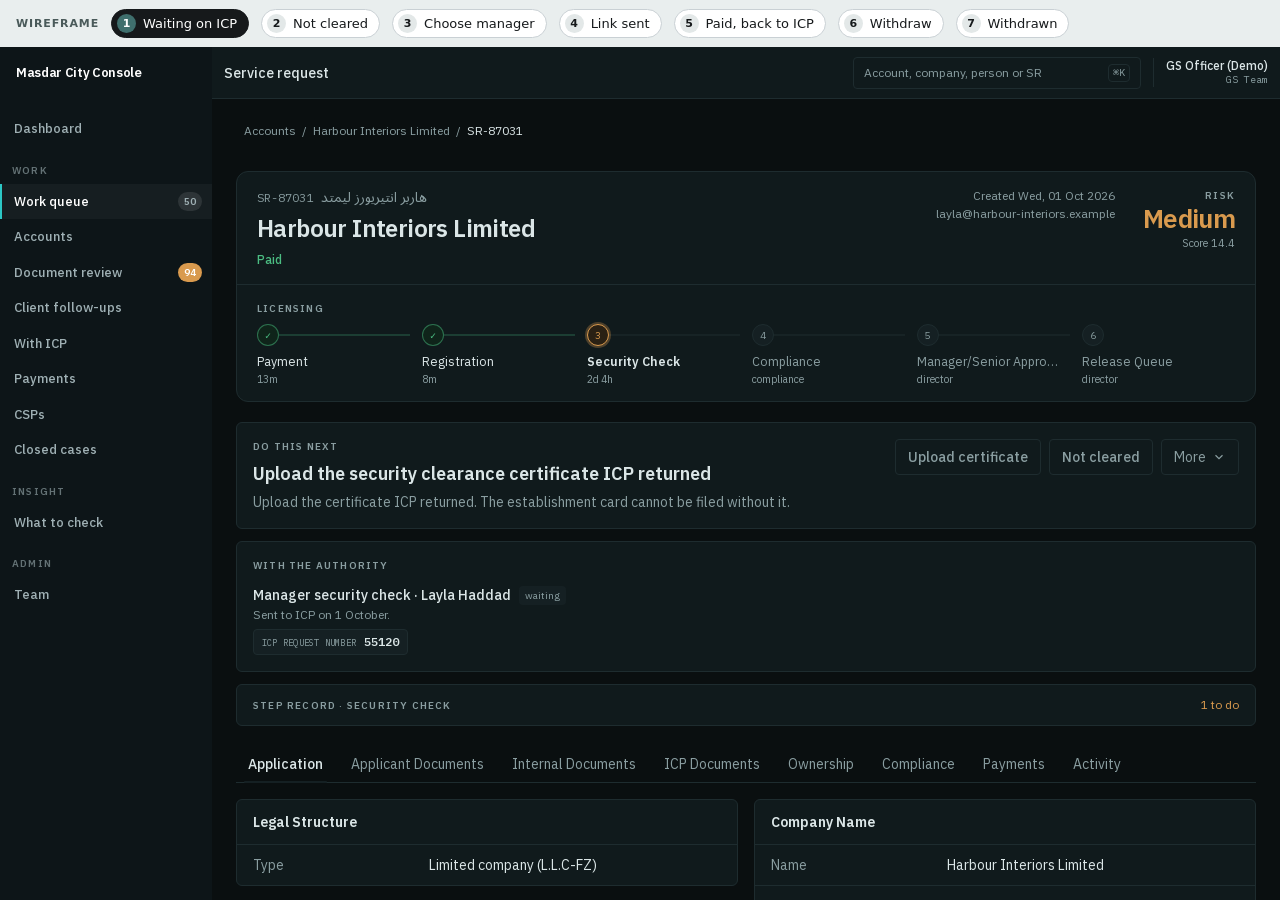
<file: manager-check/index.html>
<!doctype html>
<html lang="en" class="__variable_c8daab __variable_595324 __variable_b7e8f4 dark">
<head>
<meta charset="utf-8">
<meta name="viewport" content="width=device-width,initial-scale=1">
<title>Manager Not Cleared</title>
<link rel="stylesheet" href="assets/02deab34320570aa.css">
<link rel="stylesheet" href="assets/4b7f1220c1ed02d1.css">
<style>
.wf{position:fixed;top:0;left:0;right:0;z-index:60;display:flex;flex-wrap:wrap;align-items:center;gap:8px 12px;padding:9px 16px;background:#e9eeee;color:#16191b;font:13px/1.2 system-ui,sans-serif}
.wf b{font-size:11px;letter-spacing:.08em;color:#4a5a5a}
.wf button{display:inline-flex;align-items:center;gap:7px;border-radius:100px;padding:4px 11px 4px 5px;background:#fff;color:#16191b;border:1px solid #c9d0d4;font:inherit;cursor:pointer}
.wf button i{font-style:normal;display:inline-flex;width:19px;height:19px;border-radius:50%;align-items:center;justify-content:center;background:#e3e8e8;font-size:11px;font-weight:700}
.wf button.on{background:#16191b;color:#fff;border-color:#16191b}
.wf button.on i{background:#3f6f6d;color:#fff}
</style>
</head>
<body class="antialiased">
<div class="wf" id="wf"></div>
<div id="app" class="fixed inset-x-0 bottom-0 flex flex-col overflow-hidden min-[820px]:grid min-[820px]:grid-cols-[212px_1fr] min-[820px]:grid-rows-[52px_1fr] min-[820px]:[grid-template-areas:'brand_top'_'nav_main']">
  <div class="hidden items-center gap-2 bg-nav px-4 min-[820px]:flex min-[820px]:[grid-area:brand]"><span class="text-[13px] font-semibold tracking-tight text-navactive">Masdar City Console</span></div>
  <header class="flex items-center gap-3 border-b border-border bg-card px-3 h-13 shrink-0 min-[820px]:[grid-area:top]"><div class="min-w-0 flex-1"><span class="block truncate text-sm font-medium">Service request</span></div><div class="hidden h-8 w-72 items-center gap-2 rounded-md border border-border bg-panel px-2.5 text-xs text-muted-foreground md:flex"><span class="flex-1 text-left">Account, company, person or SR</span><kbd class="rounded border border-border px-1 font-mono text-[10px]">⌘K</kbd></div><div class="hidden items-center gap-2 border-l border-border pl-3 sm:flex"><div class="text-right leading-tight"><div class="text-xs font-medium">GS Officer (Demo)</div><div class="font-mono text-[10px] text-muted-foreground">GS Team</div></div></div></header>
  <nav class="flex flex-row gap-1 overflow-x-auto bg-nav py-2 min-[820px]:flex-col min-[820px]:gap-0 min-[820px]:py-3 shrink-0 min-[820px]:[grid-area:nav]" id="nav"></nav>
  <main class="flex-1 overflow-auto overscroll-contain bg-background min-[820px]:[grid-area:main]" id="main"></main>
</div>
<script>
/* Invented case. Paid AED 17,520 (Business One, 2 years); AED 500 kept per manager check (decisions.md, 3 Oct 2026). */
const PAID=17520, CHECK=500;
let S={s:1, pick:'Someone new', how:'Chat'};
const aed=n=>'AED '+n.toLocaleString('en-US');
const esc=t=>String(t);
const btn=(t,a='')=>`<button type="button" ${a} class="inline-flex h-9 shrink-0 items-center rounded-md border border-border px-3 text-sm font-medium text-muted-foreground transition-colors hover:text-foreground">${t}</button>`;
const btnP=(t,a='')=>`<button type="button" ${a} class="inline-flex h-9 shrink-0 items-center rounded-md bg-foreground px-3 text-sm font-medium text-background">${t}</button>`;
const more=`<button type="button" class="inline-flex h-9 items-center gap-1.5 rounded-md border border-border px-3 text-sm text-muted-foreground">More<svg viewBox="0 0 24 24" fill="none" stroke="currentColor" stroke-width="2" class="size-3.5"><path d="m6 9 6 6 6-6"/></svg></button>`;
const chip=(t,on,a)=>`<span class="rounded px-1.5 py-0.5 text-[10px] ${on}">${t}</span>`;

function nav(){
  const L=[['Dashboard'],['@Work'],['Work queue',1,'50'],['Accounts'],['Document review',0,'94'],['Client follow-ups'],['With ICP'],['Payments'],['CSPs'],['Closed cases'],['@Insight'],['What to check'],['@Admin'],['Team']];
  return L.map(([t,on,n])=>t[0]==='@'?`<div class="label-cap hidden px-3 pb-1.5 pt-4 text-navfg/60 min-[820px]:block">${t.slice(1)}</div>`:`<a class="flex w-full shrink-0 items-center gap-2.5 border-l-2 py-2 pl-3 pr-2.5 text-left text-[13px] font-medium ${on?'border-brand bg-white/[0.04] text-navactive':'border-transparent text-navfg'}"><span class="whitespace-nowrap">${t}</span>${n?`<span class="tnum ml-auto inline-flex min-w-5 items-center justify-center rounded-full px-1.5 py-0.5 text-[10px] font-semibold ${t==='Document review'?'bg-warn text-white':'bg-white/10 text-navfg'}">${n}</span>`:''}</a>`).join('');
}

function stepper(){
  const st=[['Payment','13m','done'],['Registration','8m','done'],['Security Check','2d 4h','now'],['Compliance','compliance'],['Manager/Senior Approval','director'],['Release Queue','director']];
  const closed=S.s===7;
  return `<div class="grid gap-x-3" style="grid-template-columns:repeat(6,minmax(0,1fr))"><span class="label-cap col-start-1 text-muted-foreground">Licensing</span></div><div class="mt-2 grid gap-x-3" style="grid-template-columns:repeat(6,minmax(0,1fr))">${st.map(([t,sub,k],i)=>{const done=k==='done', now=k==='now';
    const dot=done?'border-ok/50 bg-ok-wash text-ok':now&&!closed?'border-warn bg-warn-wash text-warn ring-2 ring-warn/30':'border-border bg-panel2 text-muted-foreground';
    return `<div class="min-w-0 rounded pr-3"><div class="relative mb-2 h-[22px]">${i<5?`<span class="absolute left-[11px] right-[-12px] top-1/2 h-px -translate-y-1/2 ${done?'bg-ok/45':'bg-border'}"></span>`:''}<span class="relative z-10 flex size-[22px] items-center justify-center rounded-full border text-[10px] font-mono tnum ${dot}">${done?'✓':i+1}</span></div><div class="truncate text-[12.5px] leading-tight ${now?'font-semibold text-foreground':done?'text-foreground':'text-muted-foreground'}">${t}</div><div class="mt-0.5 truncate text-[10.5px] text-muted-foreground">${sub}</div></div>`}).join('')}</div>`;
}

const mgr=()=>S.pick==='Someone new'?'Omar Khalil':S.pick;
function next(){
  const box=(label,h,p,acts,below='')=>`<div class="rounded-lg border border-border bg-panel p-4"><div class="flex items-start justify-between gap-4"><div class="min-w-0"><div class="label-cap text-muted-foreground">${label}</div><h2 class="mt-1.5 text-lg font-semibold text-foreground">${h}</h2>${p?`<p class="mt-1 max-w-[70ch] text-sm text-muted-foreground">${p}</p>`:''}</div><div class="flex shrink-0 flex-wrap items-start justify-end gap-2">${acts}</div></div>${below}</div>`;
  const how=`<div class="mt-3 text-xs text-muted-foreground">Asked by</div><div class="mt-1.5 flex flex-wrap gap-1.5">${['Chat','Call','Email'].map(w=>`<button data-how="${w}" class="rounded-full border px-2.5 py-1 text-xs ${S.how===w?'border-brand/40 bg-wash text-link':'border-border text-muted-foreground'}">${w}</button>`).join('')}</div>`;
  const panel=(title,body,foot)=>`<div class="mt-4 rounded-md border border-border bg-panel2 p-3"><div class="text-sm font-semibold">${title}</div>${body}<div class="mt-3 flex justify-end gap-2">${foot}</div></div>`;
  const row=(k,v,b)=>`<div class="flex items-center justify-between gap-3 py-1.5 text-sm ${b?'border-t border-border font-semibold':''}"><span class="${b?'':'text-muted-foreground'}">${k}</span><span class="tnum">${v}</span></div>`;
  if(S.s===1) return box('Do this next','Upload the security clearance certificate ICP returned','Upload the certificate ICP returned. The establishment card cannot be filed without it.',btn('Upload certificate')+btn('Not cleared','data-go="2"')+more);
  if(S.s===2) return box('Waiting on the applicant','New manager or withdrawal','',btn('Choose manager','data-go="3"')+btn('Withdraw','data-go="6"')+more);
  if(S.s===3){ const C=[['Marco Bellini','Shareholder'],['James Whitfield','Director'],['Someone new','']];
    const list=`<div class="mt-2 overflow-hidden rounded-md border border-border">${C.map(([n,r])=>`<button data-pick="${n}" class="flex w-full items-center gap-3 border-t border-border px-3 py-2 text-left first:border-t-0"><span class="flex size-4 items-center justify-center rounded-full border ${S.pick===n?'border-brand':'border-border'}">${S.pick===n?'<span class="size-2 rounded-full bg-brand"></span>':''}</span><span class="text-sm">${n}</span>${r?`<span class="ml-auto text-xs text-muted-foreground">${r}</span>`:''}</button>`).join('')}</div>`;
    const fresh=S.pick==='Someone new'?`<div class="mt-2 grid gap-2">${[['Name','Omar Khalil'],['Email','omar@harbour-interiors.example']].map(([k,v])=>`<div class="flex items-center gap-3 text-sm"><span class="shrink-0 text-muted-foreground" style="width:4rem">${k}</span><input class="h-8 flex-1 rounded-md border border-border bg-background px-2 text-sm" value="${v}"></div>`).join('')}<div class="flex items-center gap-3 text-sm"><span class="shrink-0 text-muted-foreground" style="width:4rem">Passport</span><span>omar-khalil-passport.pdf</span></div></div>`:'';
    return box('Waiting on the applicant','New manager or withdrawal','',more,panel('Choose manager',list+fresh+how,btn('Cancel','data-go="2"')+btnP('Send AED 500 payment link','data-go="4"')));
  }
  if(S.s===4) return box('Waiting on the applicant','AED 500 payment link sent',`${mgr()} · asked by ${S.how.toLowerCase()}`,btn('Resend')+btn('Copy link')+more);
  if(S.s===5) return box('Do this next','Send the manager security check letter to ICP',`${mgr()} · AED 500 paid`,btn('Review for ICP')+btn('Record as sent')+more);
  if(S.s===6) return box('Waiting on the applicant','New manager or withdrawal','',more,panel('Withdraw',`<div class="mt-2">${row('Paid',aed(PAID))}${row('Manager check','−'+aed(CHECK))}${row('Refund',aed(PAID-CHECK),1)}</div>`+how,btn('Cancel','data-go="2"')+btnP('Withdraw and refund','data-go="7"')));
  if(S.s===7) return box('Closed','Withdrawn',`${aed(PAID-CHECK)} refunded to the card · asked by ${S.how.toLowerCase()}`,'');
}

function authority(){
  const li=(name,tag,tone,line,num)=>`<li class="flex items-start justify-between gap-4"><div class="min-w-0"><div class="flex items-center gap-2"><span class="text-sm font-medium text-foreground">${name}</span>${chip(tag,tone)}</div><div class="mt-0.5 text-xs text-muted-foreground">${line}</div><div class="mt-1.5 inline-flex items-center gap-2 rounded border border-border bg-panel2 px-2 py-1"><span class="font-mono text-[9px] uppercase tracking-wide text-muted-foreground">ICP request number</span><span class="font-mono text-xs font-semibold text-foreground">${num}</span></div></div></li>`;
  const first=S.s===1?li('Manager security check · Layla Haddad','waiting','bg-panel2 text-muted-foreground','Sent to ICP on 1 October.','55120'):li('Manager security check · Layla Haddad','not cleared','bg-danger-wash text-danger','ICP replied on 3 October.','55120');
  const second=S.s===5?li(`Manager security check · ${mgr()}`,'to send','bg-panel2 text-muted-foreground','AED 500 paid on 3 October.','None yet'):'';
  return `<div class="rounded-lg border border-border bg-panel p-4"><div class="label-cap text-muted-foreground">With the authority</div><ul class="mt-3 list-none space-y-3">${second}${first}</ul></div>`;
}

function page(){
  const section=(h,rows)=>`<section class="overflow-hidden rounded-lg border border-border bg-panel"><header class="flex items-center justify-between gap-3 border-b border-border px-4 py-3"><h3 class="text-sm font-semibold text-foreground">${h}</h3></header><div class="divide-y divide-border">${rows.map(([k,v])=>`<div class="flex items-baseline gap-4 px-4 py-2.5 text-sm"><span class="w-40 shrink-0 text-muted-foreground">${k}</span><span class="min-w-0 flex-1 text-foreground">${v}</span></div>`).join('')}</div></section>`;
  const tabs=['Application','Applicant Documents','Internal Documents','ICP Documents','Ownership','Compliance','Payments','Activity'];
  return `<div class="mx-auto max-w-6xl px-4 pt-6 min-[820px]:px-8"><nav class="mb-2 flex flex-wrap items-center gap-1.5 text-xs text-muted-foreground"><span>Accounts</span><span>/</span><span>Harbour Interiors Limited</span><span>/</span><span class="text-foreground">SR-87031</span></nav></div>
  <div class="mx-auto max-w-6xl px-6 py-6"><div class="overflow-hidden rounded-xl border border-border bg-panel"><div class="px-5 py-4"><div class="flex flex-wrap items-start justify-between gap-4"><div class="min-w-0"><div class="flex items-center gap-2"><span class="tnum font-mono text-xs text-muted-foreground">SR-87031</span><span dir="rtl" class="text-sm text-muted-foreground">هاربر انتيريورز ليمتد</span></div><h1 class="mt-1 text-2xl font-semibold tracking-tight">Harbour Interiors Limited</h1><div class="mt-2 flex flex-wrap items-center gap-2"><span class="inline-flex items-center gap-1.5 text-xs font-medium ${S.s===7?'text-muted-foreground':'text-ok'}">${S.s===7?'Withdrawn · refunded':'Paid'}</span></div></div><div class="flex shrink-0 items-start gap-7"><div class="text-right text-xs text-muted-foreground"><div>Created Wed, 01 Oct 2026</div><div class="mt-0.5">layla@harbour-interiors.example</div></div><div class="text-right"><div class="label-cap text-muted-foreground">Risk</div><div class="mt-0.5 text-[26px] leading-none tracking-tight text-warn font-semibold">Medium</div><div class="tnum mt-1 text-[11px] text-muted-foreground">Score 14.4</div></div></div></div></div><div class="h-px bg-border"></div><div class="px-5 pb-3.5 pt-4">${stepper()}</div></div>
  <div class="space-y-3 mt-5">${next()}${authority()}</div>
  <div class="mt-3 rounded-lg border border-border bg-panel px-4 py-3"><div class="flex w-full items-center gap-x-2"><div class="label-cap text-muted-foreground">Step record · Security Check</div><span class="ml-auto text-xs ${S.s===7?'text-muted-foreground':'text-warn'}">${S.s===7?'closed':'1 to do'}</span></div></div>
  <div class="mt-5"><div class="flex items-center gap-1 border-b border-border">${tabs.map((t,i)=>`<span class="relative px-3 py-2 text-sm ${i?'text-muted-foreground':'font-medium text-foreground'}">${t}${i?'':'<span class="absolute inset-x-2 -bottom-px h-0.5 rounded bg-accent"></span>'}</span>`).join('')}</div>
  <div class="py-4"><div class="grid items-start gap-4 lg:grid-cols-2"><div class="space-y-4">${section('Legal Structure',[['Type','Limited company (L.L.C-FZ)']])}${section('Stakeholders',[['Layla Haddad','Shareholder · Director · Manager · Legal representative'],['Marco Bellini','Shareholder'],['James Whitfield','Director']])}</div><div class="space-y-4">${section('Company Name',[['Name','Harbour Interiors Limited'],['Arabic','<span dir="rtl">هاربر انتيريورز ليمتد</span>']])}</div></div></div></div></div>`;
}

const STRIP=[[1,'Waiting on ICP'],[2,'Not cleared'],[3,'Choose manager'],[4,'Link sent'],[5,'Paid, back to ICP'],[6,'Withdraw'],[7,'Withdrawn']];
function render(){
  document.getElementById('wf').innerHTML='<b>WIREFRAME</b>'+STRIP.map(([n,t])=>`<button data-go="${n}" class="${S.s===n?'on':''}"><i>${n}</i>${t}</button>`).join('');
  document.getElementById('nav').innerHTML=nav();
  document.getElementById('main').innerHTML=page();
  document.getElementById('app').style.top=document.getElementById('wf').offsetHeight+'px';
}
document.addEventListener('click',e=>{
  const g=e.target.closest('[data-go]'); if(g){S.s=+g.dataset.go; render(); return}
  const p=e.target.closest('[data-pick]'); if(p){S.pick=p.dataset.pick; render(); return}
  const h=e.target.closest('[data-how]'); if(h){S.how=h.dataset.how; render(); return}
});
render();
</script>
</body>
</html>
</file>
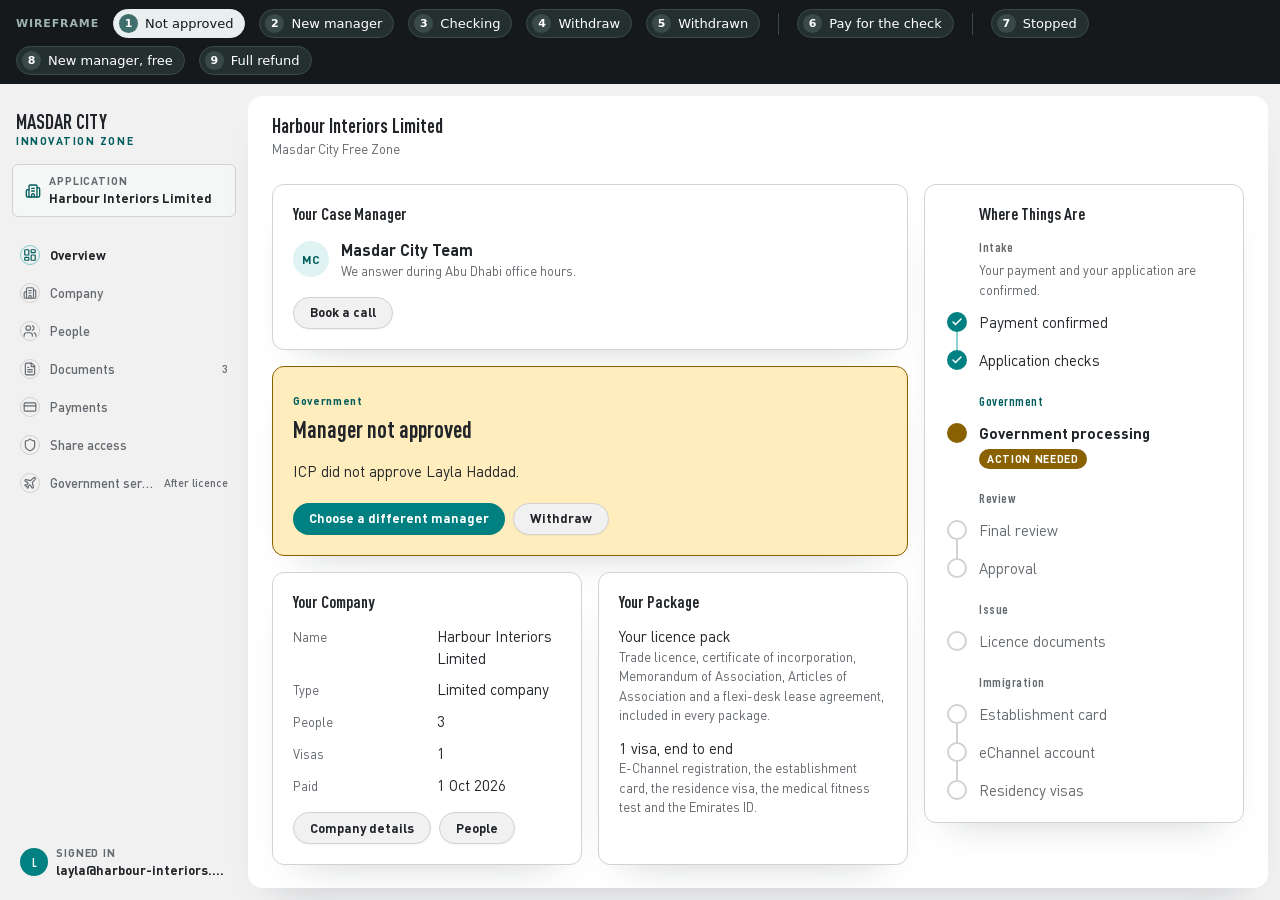
<file: manager-not-approved/index.html>
<!doctype html>
<html lang="en" class="light">
<head>
<meta charset="utf-8">
<meta name="viewport" content="width=device-width,initial-scale=1">
<title>Manager Not Approved</title>
<link rel="stylesheet" href="assets/app.css">
<style>
body{background:var(--background)}
.wf{position:fixed;top:0;left:0;right:0;z-index:60;display:flex;flex-wrap:wrap;align-items:center;gap:8px 14px;padding:9px 16px;background:#16191b;color:#e9eeee;font:13px/1.2 system-ui,sans-serif}
.wf b{font-size:11px;letter-spacing:.08em;color:#9fb3b3}
.wf .sep{width:1px;height:22px;background:#3a4a49;margin:0 4px}
.wf button{display:inline-flex;align-items:center;gap:7px;border-radius:100px;padding:4px 11px 4px 5px;background:#24302f;color:#fff;border:1px solid #3a4a49;font:inherit;cursor:pointer}
.wf button i{font-style:normal;display:inline-flex;width:19px;height:19px;border-radius:50%;align-items:center;justify-content:center;background:#3a4a49;font-size:11px;font-weight:700}
.wf button.on{background:#e9eeee;color:#16191b;border-color:#e9eeee}
.wf button.on i{background:#3f6f6d;color:#fff}
.app{top:42px!important}
</style>
</head>
<body>
<div class="wf" id="wf"></div>
<div class="app fixed inset-0 flex h-dvh min-h-0 w-full overflow-clip bg-background" style="height:calc(100dvh - 42px)">
  <aside class="hidden w-62 shrink-0 flex-col lg:flex">
    <div class="flex h-14 shrink-0 items-center px-4 lg:mt-3 lg:pt-[9px]"><a class="block min-w-0 no-underline"><span class="block font-display text-xl leading-none font-bold uppercase text-foreground">Masdar City</span><span class="mt-[3px] block text-xs leading-none font-bold tracking-[0.14em] uppercase text-brand-text">Innovation Zone</span></a></div>
    <div class="shrink-0 px-3 pt-3 pb-2"><div class="flex w-full items-center gap-2 rounded-md border border-border bg-muted px-3 py-2 text-left"><svg viewBox="0 0 24 24" fill="none" stroke="currentColor" stroke-width="2" stroke-linecap="round" stroke-linejoin="round" class="size-4 shrink-0 text-brand-text"><path d="M10 12h4"/><path d="M10 8h4"/><path d="M14 21v-3a2 2 0 0 0-4 0v3"/><path d="M6 10H4a2 2 0 0 0-2 2v7a2 2 0 0 0 2 2h16a2 2 0 0 0 2-2V9a2 2 0 0 0-2-2h-2"/><path d="M6 21V5a2 2 0 0 1 2-2h8a2 2 0 0 1 2 2v16"/></svg><span class="min-w-0 flex-1"><span class="block text-xs font-bold tracking-[0.08em] uppercase text-muted-foreground">Application</span><span class="block truncate text-base font-bold text-foreground">Harbour Interiors Limited</span></span></div></div>
    <div class="min-h-0 flex-1 overflow-y-auto px-3 py-3"><nav class="flex flex-col gap-0.5" id="nav"></nav></div>
    <div class="shrink-0 p-3 pt-1"><div class="flex w-full items-center gap-2 rounded-md p-2"><span class="flex size-7 shrink-0 items-center justify-center rounded-full bg-brand-strong font-display text-base font-bold text-brand-foreground">L</span><span class="min-w-0 flex-1"><span class="block text-xs font-bold tracking-[0.08em] uppercase text-muted-foreground">Signed in</span><span class="block truncate text-base font-bold">layla@harbour-interiors.example</span></span></div></div>
  </aside>
  <div class="flex min-h-0 min-w-0 flex-1 flex-col overflow-hidden bg-canvas shadow-card lg:my-3 lg:mr-3 lg:rounded-xl">
    <header class="flex min-h-14 shrink-0 items-center gap-3 px-4 pt-5 pb-3 lg:px-6"><div class="min-w-0 flex-1"><h1 class="truncate text-xl leading-none">Harbour Interiors Limited</h1><p class="mt-1 truncate text-base text-muted-foreground">Masdar City Free Zone</p></div></header>
    <main class="min-h-0 flex-1 overflow-x-hidden overflow-y-auto px-4 pt-3 pb-6 lg:px-6"><div class="w-full max-w-[1440px]" id="main"></div></main>
  </div>
</div>
<div id="dlg"></div>
<script>
/* Invented people. Amounts: Business One, 2 years, AED 17,520 (registration wireframe); AED 500 per manager check (decisions.md, 3 Oct 2026). */
const PAID=17520, CHECK=500;
const PEOPLE=[['marco','Marco Bellini','Italy · Shareholder'],['james','James Whitfield','United Kingdom · Director'],['new','Someone new','Not on the application yet']];
let S={s:1, pick:'marco', checks:1};

const aed=n=>'AED '+n.toLocaleString('en-US');
const ico={ok:'<svg viewBox="0 0 24 24" fill="none" stroke="currentColor" stroke-width="3" stroke-linecap="round" stroke-linejoin="round" class="size-3"><path d="M20 6 9 17l-5-5"/></svg>'};
const btnP=(t,a='')=>`<button type="button" ${a} class="inline-flex shrink-0 cursor-pointer items-center justify-center rounded-pill font-bold whitespace-nowrap bg-brand-strong text-brand-foreground hover:bg-brand-deep h-8 gap-1.5 px-4 text-base">${t}</button>`;
const btnO=(t,a='')=>`<button type="button" ${a} class="inline-flex shrink-0 cursor-pointer items-center justify-center rounded-pill font-bold whitespace-nowrap border bg-background shadow-xs hover:bg-accent h-8 gap-1.5 px-4 text-base">${t}</button>`;
const btnD=(t,a='')=>`<button type="button" ${a} class="inline-flex shrink-0 cursor-pointer items-center justify-center rounded-pill font-bold whitespace-nowrap bg-destructive text-white h-8 gap-1.5 px-4 text-base">${t}</button>`;
const card=(title,inner)=>`<div class="flex flex-col gap-4 rounded-card border border-border bg-card p-5 text-card-foreground shadow-card"><div class="font-display text-lg leading-none font-bold">${title}</div>${inner}</div>`;

const NICO={"Overview": "<rect width=\"7\" height=\"9\" x=\"3\" y=\"3\" rx=\"1\"/><rect width=\"7\" height=\"5\" x=\"14\" y=\"3\" rx=\"1\"/><rect width=\"7\" height=\"9\" x=\"14\" y=\"12\" rx=\"1\"/><rect width=\"7\" height=\"5\" x=\"3\" y=\"16\" rx=\"1\"/>", "Company": "<path d=\"M10 12h4\"/><path d=\"M10 8h4\"/><path d=\"M14 21v-3a2 2 0 0 0-4 0v3\"/><path d=\"M6 10H4a2 2 0 0 0-2 2v7a2 2 0 0 0 2 2h16a2 2 0 0 0 2-2V9a2 2 0 0 0-2-2h-2\"/><path d=\"M6 21V5a2 2 0 0 1 2-2h8a2 2 0 0 1 2 2v16\"/>", "People": "<path d=\"M16 21v-2a4 4 0 0 0-4-4H6a4 4 0 0 0-4 4v2\"/><path d=\"M16 3.128a4 4 0 0 1 0 7.744\"/><path d=\"M22 21v-2a4 4 0 0 0-3-3.87\"/><circle cx=\"9\" cy=\"7\" r=\"4\"/>", "Documents": "<path d=\"M6 22a2 2 0 0 1-2-2V4a2 2 0 0 1 2-2h8a2.4 2.4 0 0 1 1.704.706l3.588 3.588A2.4 2.4 0 0 1 20 8v12a2 2 0 0 1-2 2z\"/><path d=\"M14 2v5a1 1 0 0 0 1 1h5\"/><path d=\"M10 9H8\"/><path d=\"M16 13H8\"/><path d=\"M16 17H8\"/>", "Payments": "<rect width=\"20\" height=\"14\" x=\"2\" y=\"5\" rx=\"2\"/><line x1=\"2\" x2=\"22\" y1=\"10\" y2=\"10\"/>", "Share access": "<path d=\"M20 13c0 5-3.5 7.5-7.66 8.95a1 1 0 0 1-.67-.01C7.5 20.5 4 18 4 13V6a1 1 0 0 1 1-1c2 0 4.5-1.2 6.24-2.72a1.17 1.17 0 0 1 1.52 0C14.51 3.81 17 5 19 5a1 1 0 0 1 1 1z\"/>", "Government services": "<path d=\"M17.8 19.2 16 11l3.5-3.5C21 6 21.5 4 21 3c-1-.5-3 0-4.5 1.5L13 8 4.8 6.2c-.5-.1-.9.1-1.1.5l-.3.5c-.2.5-.1 1 .3 1.3L9 12l-2 3H4l-1 1 3 2 2 3 1-1v-3l3-2 3.5 5.3c.3.4.8.5 1.3.3l.5-.2c.4-.3.6-.7.5-1.2z\"/>"};
function nav(){
  const L=[['Overview',1],['Company'],['People'],['Documents',0,'3'],['Payments'],['Share access'],['Government services',0,'After licence']];
  return L.map(([t,on,tag])=>`<a class="group flex min-h-9 items-center gap-2.5 rounded-md px-2 text-base no-underline ${on?'bg-sidebar-accent text-sidebar-accent-foreground font-bold':'font-medium text-muted-foreground'}"><span class="flex size-5 shrink-0 items-center justify-center rounded-full border text-xs ${on?'border-brand-border text-brand-text':'border-border text-muted-foreground'}"><svg viewBox="0 0 24 24" fill="none" stroke="currentColor" stroke-width="2" stroke-linecap="round" stroke-linejoin="round" class="size-3.5">${NICO[t]}</svg></span><span class="min-w-0 flex-1 truncate">${t}</span>${tag?`<span class="shrink-0 text-xs tabular text-muted-foreground">${tag}</span>`:''}</a>`).join('');
}

/* the one card that changes */
function status(){
  const mgr=S.pick==='james'?'James Whitfield':S.pick==='new'?'Omar Khalil':'Marco Bellini';
  const bar=(pct,step)=>`<div class="flex flex-col gap-2"><div class="h-1.5 overflow-hidden rounded-full bg-surface-sunken"><span class="block h-full rounded-full bg-brand-strong" style="width:${pct}%"></span></div><p class="text-xs tracking-[0.04em] text-muted-foreground tabular">Step ${step} of 9</p></div>`;
  const calm=(eye,h,p,extra='')=>`<div class="flex flex-col rounded-card border p-5 text-card-foreground shadow-card gap-5 border-brand-border/60 bg-brand-subtle/40"><div><span class="eyebrow-label">${eye}</span><h2 class="text-2xl leading-none mt-1.5">${h}</h2></div><p class="text-md text-foreground">${p}</p>${extra}</div>`;
  const act=(eye,h,p,btns)=>`<div class="flex flex-col rounded-card border p-5 text-card-foreground shadow-card gap-5 border-warning bg-warning-subtle"><div><span class="eyebrow-label">${eye}</span><h2 class="text-2xl leading-none mt-1.5">${h}</h2></div><p class="text-md text-foreground">${p}</p><div class="flex flex-wrap gap-2">${btns}</div></div>`;
  if(S.s===1||S.s===2||S.s===4) return act('Government','Manager not approved','ICP did not approve Layla Haddad.',btnP('Choose a different manager','data-go="2"')+btnO('Withdraw','data-go="4"'));
  if(S.s===11) return act('Government','Pay for the manager check','Omar Khalil, chosen with your case manager.',btnP('Pay AED 500','data-go="3"'));
  if(S.s===3) return calm('Government','Checking your new manager',`${mgr} is with ICP. Nothing is needed from you.`,bar(33,3));
  if(S.s===5) return calm('Closed','Application withdrawn',`${aed(PAID-CHECK)} refunded to your card.`);
  if(S.s===6||S.s===7||S.s===8) return act('Intake','Choose a different manager','Layla Haddad has never entered the UAE. ICP only approve a manager who has.',btnP('Choose a different manager','data-go="7"')+btnO('Withdraw','data-go="8"'));
  if(S.s===9) return calm('Intake','Application checks','Your proposed company name is being reserved and your documents are being verified. Nothing is needed from you.',bar(22,2));
  if(S.s===10) return calm('Closed','Application withdrawn',`${aed(PAID)} refunded to your card.`);
}

function where(){
  const at=(S.s<=5||S.s===11)?'gov':'checks', closed=S.s===5||S.s===10, need=[1,2,4,6,7,8,11].includes(S.s);
  const dot=(st)=>st==='done'?`<span class="absolute -left-[11px] top-0 flex size-5 items-center justify-center rounded-full border-2 border-brand-strong bg-brand-strong text-brand-foreground">${ico.ok}</span>`:st==='now'?`<span class="absolute -left-[11px] top-0 flex size-5 items-center justify-center rounded-full border-2 ${need?'border-warning bg-warning':'border-brand-strong bg-brand-strong'}"></span>`:`<span class="absolute -left-[11px] top-0 flex size-5 items-center justify-center rounded-full border-2 bg-card border-border"></span>`;
  const pill=need?'<span class="rounded-full bg-warning whitespace-nowrap px-2 py-0.5 text-xs font-bold tracking-[0.06em] uppercase text-white">Action needed</span>':closed?'<span class="rounded-full border border-border whitespace-nowrap px-2 py-0.5 text-xs font-bold tracking-[0.06em] uppercase text-muted-foreground">Withdrawn</span>':'<span class="rounded-full bg-brand-strong whitespace-nowrap px-2 py-0.5 text-xs font-bold tracking-[0.06em] uppercase text-brand-foreground">Now</span>';
  const li=(t,st,last)=>`<li class="relative ml-[11px] flex gap-3 border-l-2 pl-[21px] ${last?'border-transparent pb-0':'pb-4 '+(st==='done'?'border-brand-border':'border-border')}">${dot(st)}<div class="min-w-0"><div class="flex flex-wrap items-center gap-x-2 gap-y-1 text-md ${st==='todo'?'text-muted-foreground':'text-foreground'} ${st==='now'?'font-bold':''}"><span>${t}</span>${st==='now'?pill:''}</div></div></li>`;
  const sec=(h,on,items,p='')=>`<section><header class="mb-3 pl-[34px]"><h3 class="text-base tracking-[0.04em] ${on?'text-brand-text':'text-muted-foreground'}">${h}</h3>${p?`<p class="mt-1 text-base text-muted-foreground">${p}</p>`:''}</header><ol class="list-none">${items}</ol></section>`;
  const chk=at==='gov'?'done':'now', gov=at==='gov'?'now':'todo';
  return card('Where Things Are',`<div class="flex flex-col gap-5">${sec('Intake',at==='checks','<!---->'+li('Payment confirmed','done')+li('Application checks',chk,1),'Your payment and your application are confirmed.')}${sec('Government',at==='gov',li('Government processing',gov,1))}${sec('Review',0,li('Final review','todo')+li('Approval','todo',1))}${sec('Issue',0,li('Licence documents','todo',1))}${sec('Immigration',0,li('Establishment card','todo')+li('eChannel account','todo')+li('Residency visas','todo',1))}</div>`).replace('pl-[34px]">','pl-[34px]">').replace('<div class="font-display','<div class="pl-[34px] font-display');
}

function page(){
  const caseMgr=card('Your Case Manager',`<div class="flex items-center gap-3"><span class="flex size-9 shrink-0 items-center justify-center rounded-full bg-brand-subtle text-sm font-bold text-brand-text">MC</span><div class="min-w-0"><span class="block font-bold">Masdar City Team</span><span class="block text-base text-muted-foreground">We answer during Abu Dhabi office hours.</span></div></div><div class="flex flex-wrap gap-2">${btnO('Book a call')}</div>`);
  const dl=(rows)=>`<dl class="grid grid-cols-[8rem_minmax(0,1fr)] items-baseline gap-x-4 gap-y-2.5 text-md">${rows.map(([k,v])=>`<dt class="text-base text-muted-foreground">${k}</dt><dd class="tabular">${v}</dd>`).join('')}</dl>`;
  const company=card('Your Company',dl([['Name','Harbour Interiors Limited'],['Type','Limited company'],['People','3'],['Visas','1'],['Paid','1 Oct 2026']])+`<div class="flex flex-wrap gap-2">${btnO('Company details')}${btnO('People')}</div>`);
  const pkg=card('Your Package',`<ul class="flex list-none flex-col gap-3"><li><span class="block text-md">Your licence pack</span><span class="block text-base text-muted-foreground">Trade licence, certificate of incorporation, Memorandum of Association, Articles of Association and a flexi-desk lease agreement, included in every package.</span></li><li><span class="block text-md">1 visa, end to end</span><span class="block text-base text-muted-foreground">E-Channel registration, the establishment card, the residence visa, the medical fitness test and the Emirates ID.</span></li></ul>`);
  return `<div class="grid items-start gap-4 lg:grid-cols-[minmax(0,1fr)_20rem]"><div class="flex min-w-0 flex-col gap-4">${caseMgr}${status()}<div class="grid gap-4 xl:grid-cols-2">${company}${pkg}</div></div><aside>${where()}</aside></div>`;
}

/* dialogs */
function dialog(){
  const shell=(title,body,foot)=>`<div class="fixed inset-0 z-50 bg-black/50" data-go="${S.s===7?6:1}"></div><div class="fixed z-50 grid gap-4 rounded-card border border-border bg-background p-6 shadow-lg" style="left:50%;top:50%;transform:translate(-50%,-50%);width:min(32rem,calc(100% - 32px));max-height:calc(100dvh - 80px);overflow-y:auto"><h2 class="text-xl">${title}</h2>${body}<div class="flex flex-wrap items-center justify-end gap-2">${foot}</div></div>`;
  const radio=on=>`<span style="display:inline-block;width:18px;height:18px;border-radius:50%;flex-shrink:0;box-sizing:border-box;border:${on?'5px solid var(--brand-strong)':'1.5px solid var(--border)'};background:var(--card)"></span>`;
  const inp=(l,v)=>`<label class="grid gap-1.5"><span class="text-base text-muted-foreground">${l}</span><input class="h-10 w-full rounded-card border border-input bg-transparent px-3 text-md" value="${v}"></label>`;
  if(S.s===2||S.s===7){ const free=S.s===7;
    const list=`<div class="overflow-hidden rounded-card border border-border">${PEOPLE.map(([k,n,sub])=>`<button type="button" data-pick="${k}" class="flex w-full items-center gap-3 border-b border-border px-4 py-3 text-left last:border-b-0">${radio(S.pick===k)}<span class="min-w-0"><span class="block font-bold">${n}</span><span class="block text-base text-muted-foreground">${sub}</span></span></button>`).join('')}</div>`;
    const fresh=S.pick==='new'?`<div class="grid gap-3">${inp('Full name, as on the passport','Omar Khalil')}${inp('Email','omar@harbour-interiors.example')}${inp('Mobile','+971 50 000 2210')}<div class="flex items-center justify-between rounded-card border border-border px-4 py-3"><span><b class="block">Passport</b><span class="text-base text-muted-foreground">omar-khalil-passport.pdf</span></span><span class="text-base font-bold text-brand-text underline">Replace</span></div></div>`:'';
    return shell('Choose a Different Manager',`<p class="text-md text-muted-foreground">The manager must have entered the UAE before.</p>${list}${fresh}<div class="flex items-baseline justify-between border-t border-border pt-3 text-md"><span>${free?'Manager check':'Manager check'}</span><b class="tabular">${free?'No charge':aed(CHECK)}</b></div>`,btnO('Cancel',`data-go="${free?6:1}"`)+(free?btnP('Save manager','data-go="9"'):btnP('Pay '+aed(CHECK)+' and Continue','data-go="3"')));
  }
  if(S.s===4||S.s===8){ const full=S.s===8, kept=full?0:CHECK, ref=PAID-kept;
    const row=(k,v,b)=>`<div class="flex items-baseline justify-between gap-3 text-md ${b?'font-bold border-t-2 border-border pt-3':''}"><span class="${b?'':'text-muted-foreground'}">${k}</span><span class="tabular">${v}</span></div>`;
    return shell('Withdraw Your Application?',`<div class="flex flex-col gap-2">${row('Paid',aed(PAID))}${full?row('Manager check','Not run'):row('Manager check','−'+aed(kept))}${row('Refund',aed(ref),1)}</div>`,btnO('Cancel',`data-go="${full?6:1}"`)+btnD('Withdraw and refund '+aed(ref),`data-go="${full?10:5}"`));
  }
  return '';
}

/* wireframe strip: every screen in order, one click each */
const STRIP=[['ICP did not approve the manager',[[1,'Not approved'],[2,'New manager'],[3,'Checking'],[4,'Withdraw'],[5,'Withdrawn']]],['Chosen by your case manager',[[11,'Pay for the check']]],['Never entered the UAE',[[6,'Stopped'],[7,'New manager, free'],[8,'Full refund']]]];
const stripOn=()=>({9:7,10:8})[S.s]||S.s;
function render(){
  let k=0; document.getElementById('wf').innerHTML='<b>WIREFRAME</b>'+STRIP.map(([g,l],gi)=>(gi?'<span class="sep"></span>':'')+l.map(([n,t])=>`<button data-go="${n}" class="${stripOn()===n?'on':''}"><i>${++k}</i>${t}</button>`).join('')).join('');
  document.getElementById('nav').innerHTML=nav();
  document.getElementById('main').innerHTML=page();
  document.getElementById('dlg').innerHTML=dialog();
  const h=document.getElementById('wf').offsetHeight, a=document.querySelector('.app'); a.style.setProperty('top',h+'px','important'); a.style.height=`calc(100dvh - ${h}px)`;
}
document.addEventListener('click',e=>{
  const g=e.target.closest('[data-go]'); if(g){S.s=+g.dataset.go; if(S.s===1||S.s===6) S.pick='marco'; if(S.s===11) S.pick='new'; render(); return}
  const p=e.target.closest('[data-pick]'); if(p){S.pick=p.dataset.pick; render(); return}
});
render();
</script>
</body>
</html>
</file>
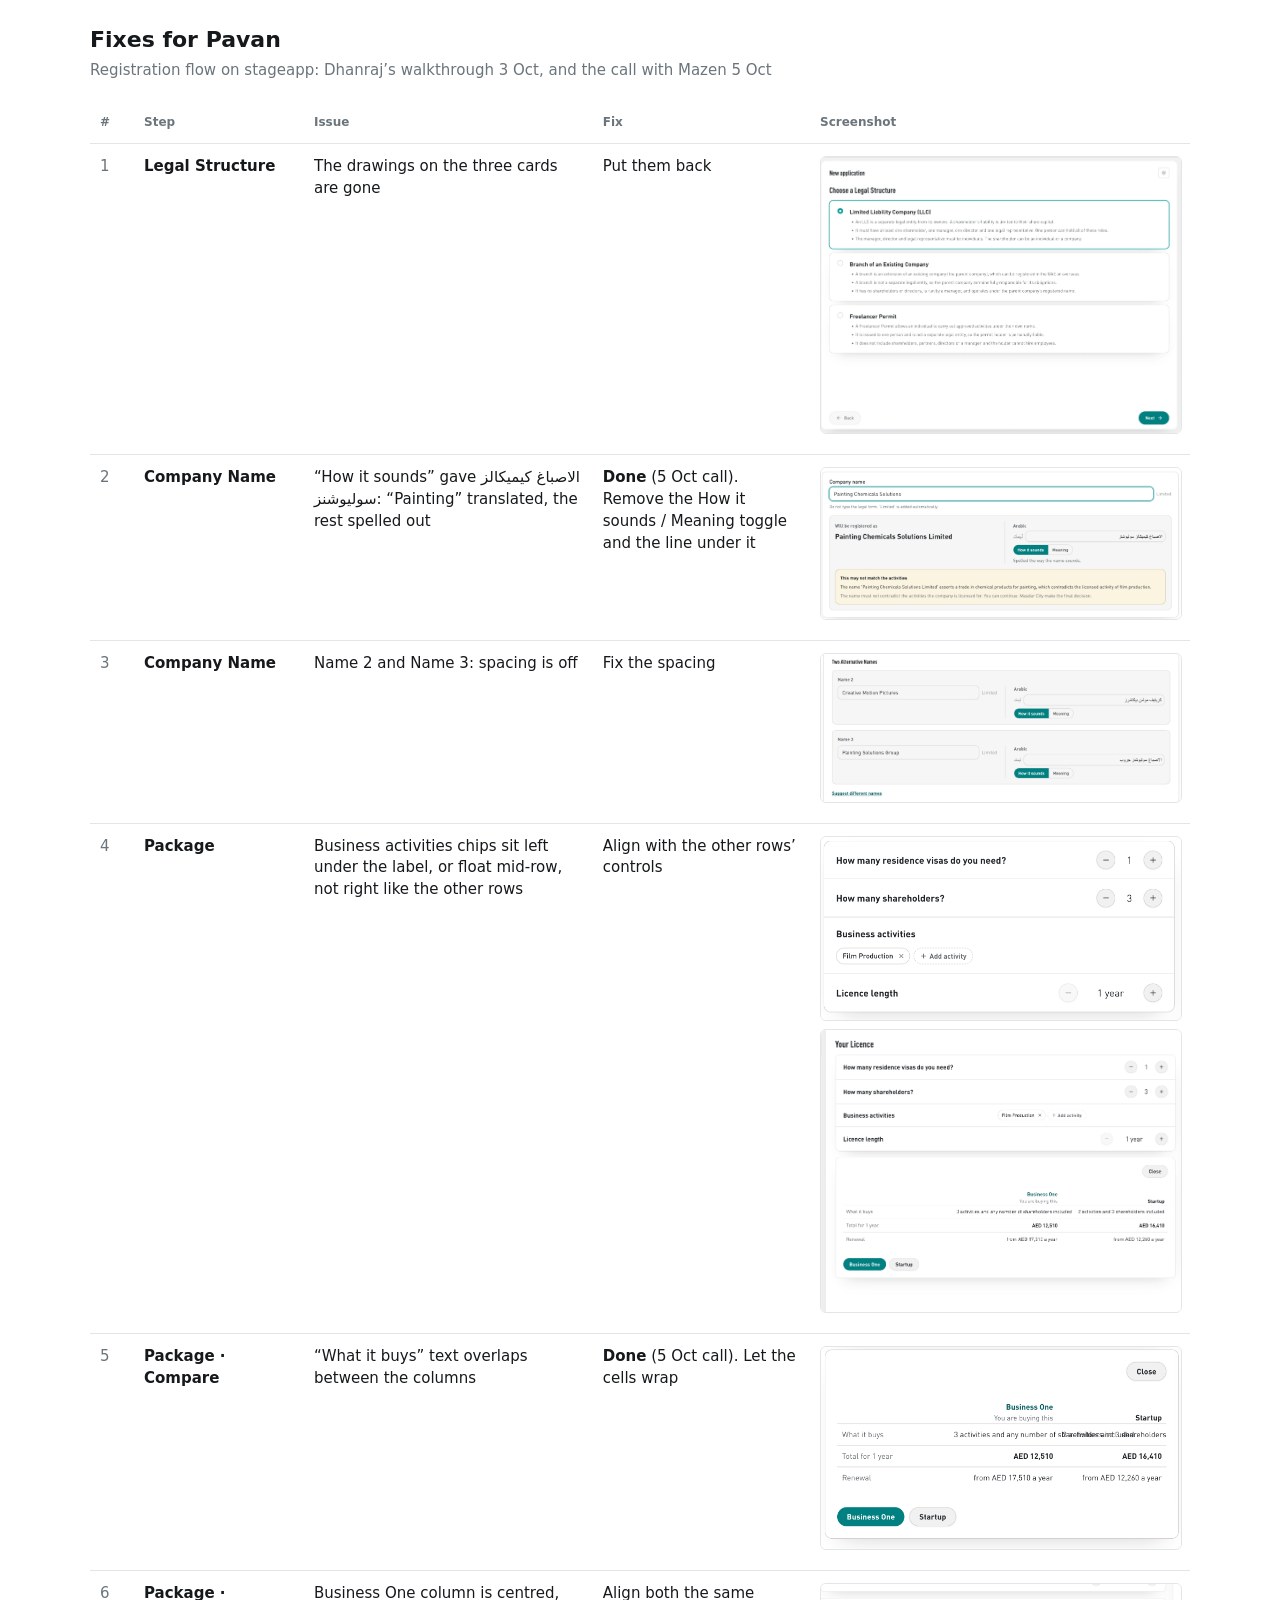
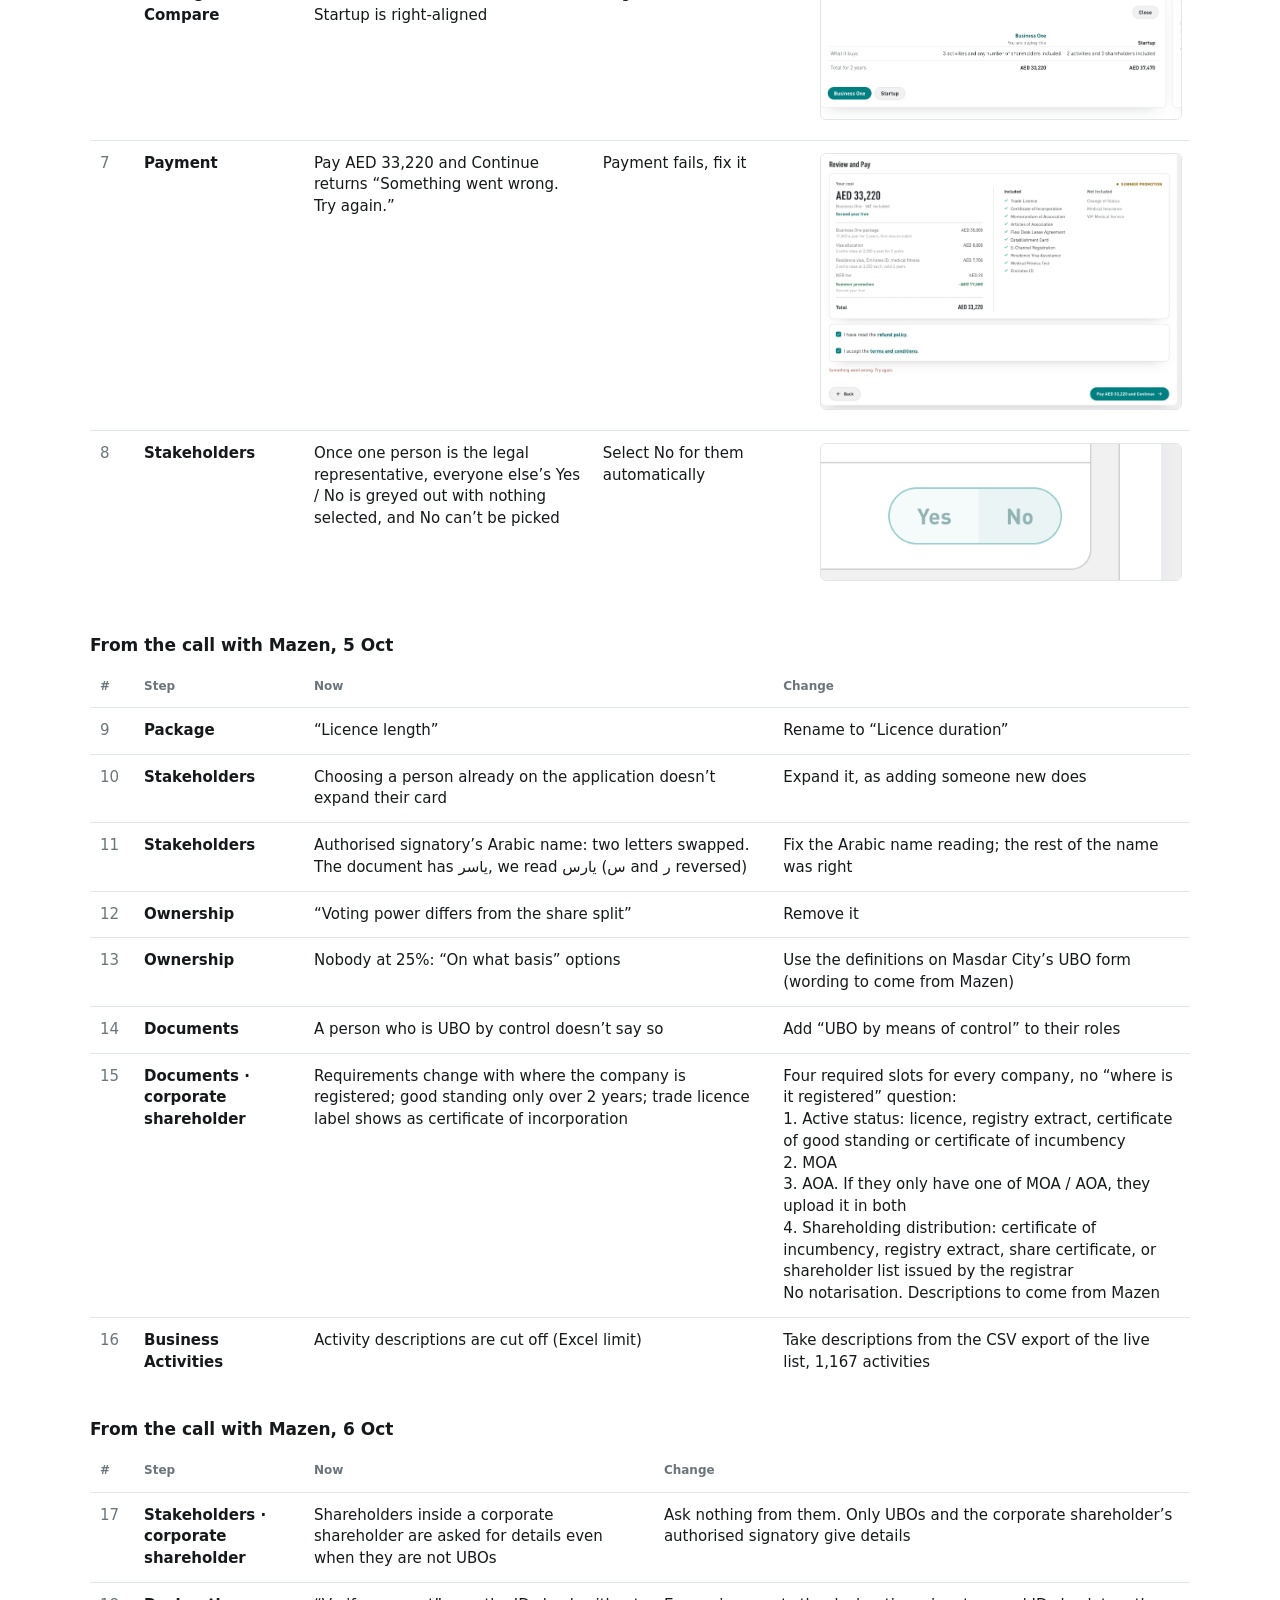
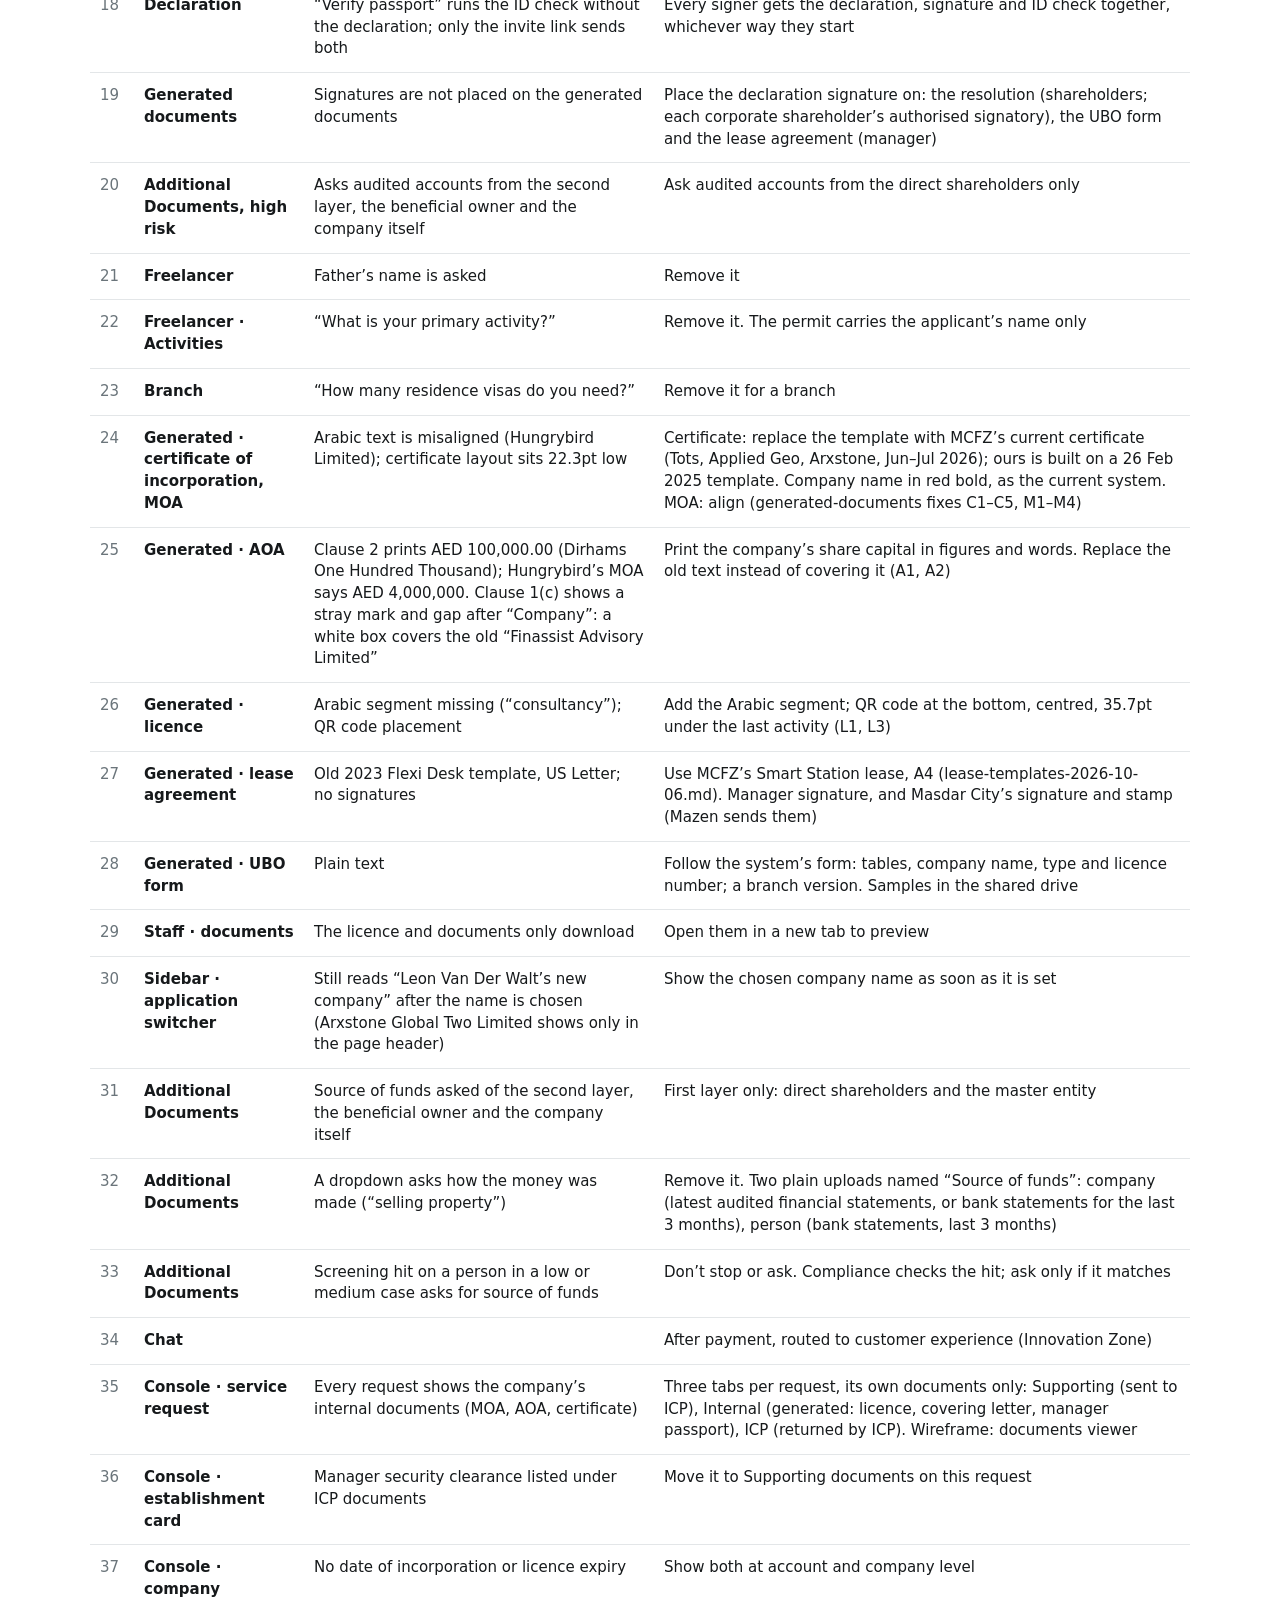
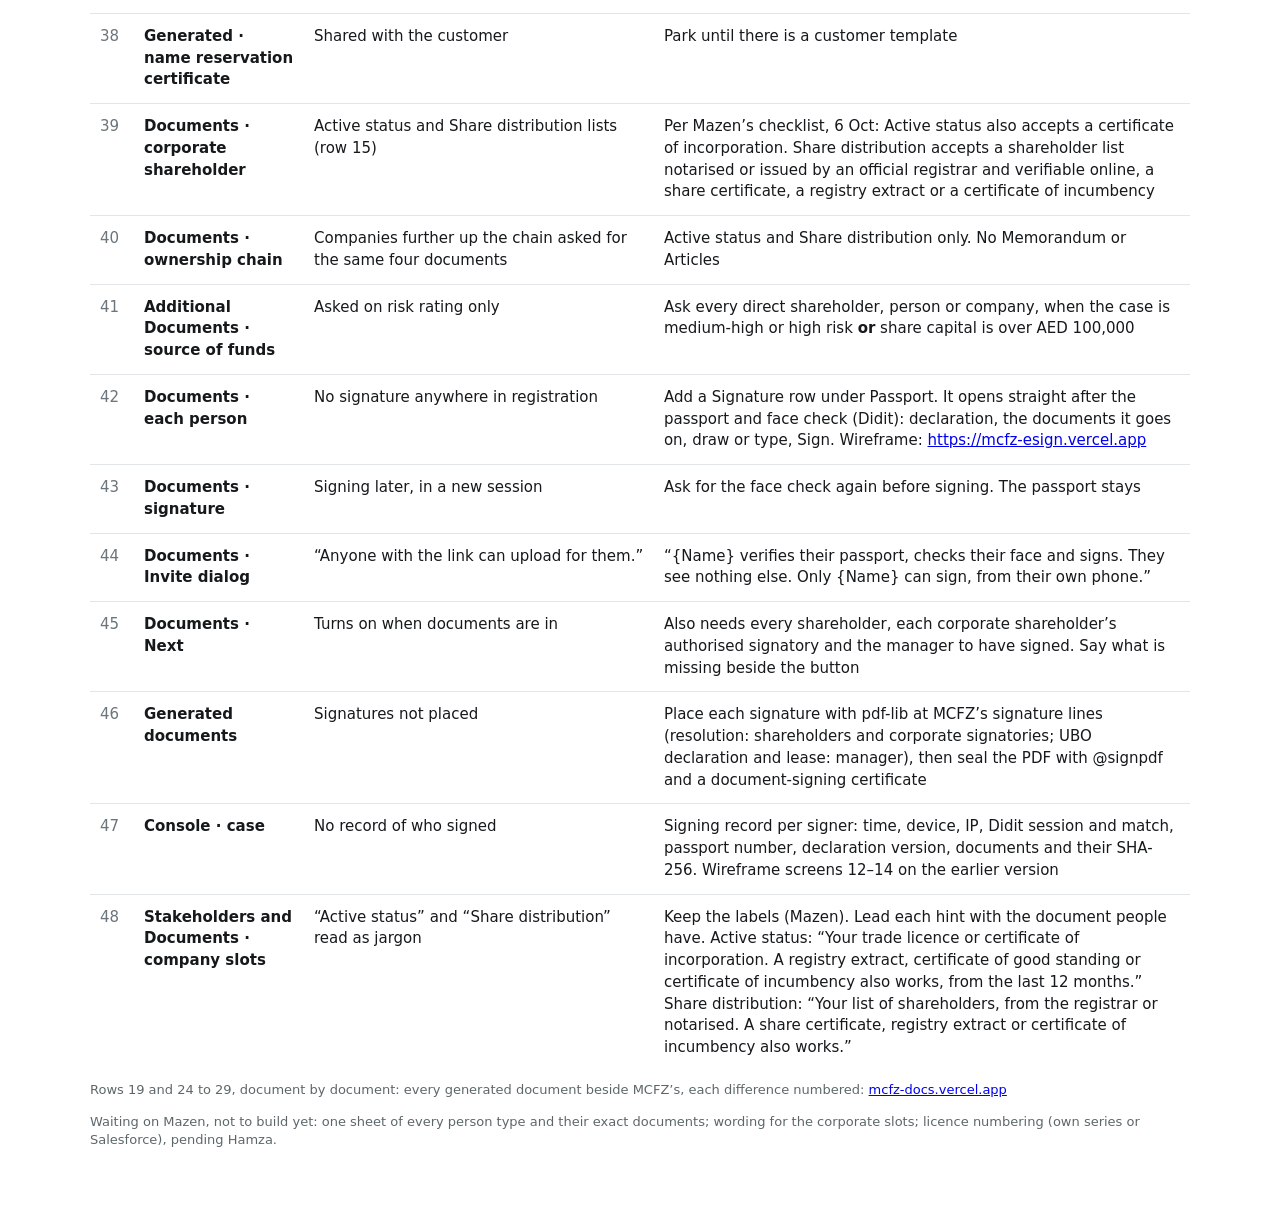
<file: pavan-fixes/index.html>
<!doctype html>
<html lang="en">
<head>
<meta charset="utf-8">
<meta name="viewport" content="width=device-width,initial-scale=1">
<title>Fixes for Pavan</title>
<style>
:root{--ink:#16191b;--mute:#6b757b;--line:#e3e6e8;--bg:#fff}
body{margin:0;background:var(--bg);color:var(--ink);font:15px/1.45 system-ui,-apple-system,sans-serif}
main{max-width:1100px;margin:0 auto;padding:24px 16px 48px}
h1{font-size:22px;margin:0 0 4px}
p.sub{margin:0 0 20px;color:var(--mute)}
table{width:100%;border-collapse:collapse}
th,td{text-align:left;vertical-align:top;border-top:1px solid var(--line);padding:12px 10px}
th{font-size:12px;color:var(--mute);font-weight:600;border-top:0}
td.n{width:24px;color:var(--mute)}
td.step{width:150px;font-weight:600}
td.shot{width:360px}
td.shot img{display:block;width:100%;border:1px solid var(--line);border-radius:6px;margin-bottom:8px}
@media (max-width:760px){table,tbody,tr,td{display:block;width:auto!important}thead{display:none}tr{border-top:1px solid var(--line);padding:10px 0}td{border:0;padding:4px 0}}
</style>
</head>
<body>
<main>
<h1>Fixes for Pavan</h1>
<p class="sub">Registration flow on stageapp: Dhanraj’s walkthrough 3 Oct, and the call with Mazen 5 Oct</p>
<table>
<thead><tr><th>#</th><th>Step</th><th>Issue</th><th>Fix</th><th>Screenshot</th></tr></thead>
<tbody>
<tr><td class="n">1</td><td class="step">Legal Structure</td><td>The drawings on the three cards are gone</td><td>Put them back</td><td class="shot"><a href="img/1.png"><img src="img/1.png" alt=""></a></td></tr>
<tr><td class="n">2</td><td class="step">Company Name</td><td>“How it sounds” gave <span dir="rtl">الاصباغ كيميكالز سوليوشنز</span>: “Painting” translated, the rest spelled out</td><td><b>Done</b> (5 Oct call). Remove the How it sounds / Meaning toggle and the line under it</td><td class="shot"><a href="img/2.webp"><img src="img/2.webp" alt=""></a></td></tr>
<tr><td class="n">3</td><td class="step">Company Name</td><td>Name 2 and Name 3: spacing is off</td><td>Fix the spacing</td><td class="shot"><a href="img/3.webp"><img src="img/3.webp" alt=""></a></td></tr>
<tr><td class="n">4</td><td class="step">Package</td><td>Business activities chips sit left under the label, or float mid-row, not right like the other rows</td><td>Align with the other rows’ controls</td><td class="shot"><a href="img/4.png"><img src="img/4.png" alt=""></a><a href="img/5.png"><img src="img/5.png" alt=""></a></td></tr>
<tr><td class="n">5</td><td class="step">Package · Compare</td><td>“What it buys” text overlaps between the columns</td><td><b>Done</b> (5 Oct call). Let the cells wrap</td><td class="shot"><a href="img/6.png"><img src="img/6.png" alt=""></a></td></tr>
<tr><td class="n">6</td><td class="step">Package · Compare</td><td>Business One column is centred, Startup is right-aligned</td><td>Align both the same</td><td class="shot"><a href="img/7.png"><img src="img/7.png" alt=""></a></td></tr>
<tr><td class="n">7</td><td class="step">Payment</td><td>Pay AED 33,220 and Continue returns “Something went wrong. Try again.”</td><td>Payment fails, fix it</td><td class="shot"><a href="img/8.png"><img src="img/8.png" alt=""></a></td></tr>
<tr><td class="n">8</td><td class="step">Stakeholders</td><td>Once one person is the legal representative, everyone else’s Yes / No is greyed out with nothing selected, and No can’t be picked</td><td>Select No for them automatically</td><td class="shot"><a href="img/9.png"><img src="img/9.png" alt=""></a></td></tr>
</tbody>
</table>
<h2 style="font-size:17px;margin:32px 0 8px">From the call with Mazen, 5 Oct</h2>
<table>
<thead><tr><th>#</th><th>Step</th><th>Now</th><th>Change</th></tr></thead>
<tbody>
<tr><td class="n">9</td><td class="step">Package</td><td>“Licence length”</td><td>Rename to “Licence duration”</td></tr>
<tr><td class="n">10</td><td class="step">Stakeholders</td><td>Choosing a person already on the application doesn’t expand their card</td><td>Expand it, as adding someone new does</td></tr>
<tr><td class="n">11</td><td class="step">Stakeholders</td><td>Authorised signatory’s Arabic name: two letters swapped. The document has <span dir="rtl">ياسر</span>, we read <span dir="rtl">يارس</span> (س and ر reversed)</td><td>Fix the Arabic name reading; the rest of the name was right</td></tr>
<tr><td class="n">12</td><td class="step">Ownership</td><td>“Voting power differs from the share split”</td><td>Remove it</td></tr>
<tr><td class="n">13</td><td class="step">Ownership</td><td>Nobody at 25%: “On what basis” options</td><td>Use the definitions on Masdar City’s UBO form (wording to come from Mazen)</td></tr>
<tr><td class="n">14</td><td class="step">Documents</td><td>A person who is UBO by control doesn’t say so</td><td>Add “UBO by means of control” to their roles</td></tr>
<tr><td class="n">15</td><td class="step">Documents · corporate shareholder</td><td>Requirements change with where the company is registered; good standing only over 2 years; trade licence label shows as certificate of incorporation</td><td>Four required slots for every company, no “where is it registered” question:<br>1. Active status: licence, registry extract, certificate of good standing or certificate of incumbency<br>2. MOA<br>3. AOA. If they only have one of MOA / AOA, they upload it in both<br>4. Shareholding distribution: certificate of incumbency, registry extract, share certificate, or shareholder list issued by the registrar<br>No notarisation. Descriptions to come from Mazen</td></tr>
<tr><td class="n">16</td><td class="step">Business Activities</td><td>Activity descriptions are cut off (Excel limit)</td><td>Take descriptions from the CSV export of the live list, 1,167 activities</td></tr>
</tbody>
</table>
<h2 style="font-size:17px;margin:32px 0 8px">From the call with Mazen, 6 Oct</h2>
<table>
<thead><tr><th>#</th><th>Step</th><th>Now</th><th>Change</th></tr></thead>
<tbody>
<tr><td class="n">17</td><td class="step">Stakeholders · corporate shareholder</td><td>Shareholders inside a corporate shareholder are asked for details even when they are not UBOs</td><td>Ask nothing from them. Only UBOs and the corporate shareholder’s authorised signatory give details</td></tr>
<tr><td class="n">18</td><td class="step">Declaration</td><td>“Verify passport” runs the ID check without the declaration; only the invite link sends both</td><td>Every signer gets the declaration, signature and ID check together, whichever way they start</td></tr>
<tr><td class="n">19</td><td class="step">Generated documents</td><td>Signatures are not placed on the generated documents</td><td>Place the declaration signature on: the resolution (shareholders; each corporate shareholder’s authorised signatory), the UBO form and the lease agreement (manager)</td></tr>
<tr><td class="n">20</td><td class="step">Additional Documents, high risk</td><td>Asks audited accounts from the second layer, the beneficial owner and the company itself</td><td>Ask audited accounts from the direct shareholders only</td></tr>
<tr><td class="n">21</td><td class="step">Freelancer</td><td>Father’s name is asked</td><td>Remove it</td></tr>
<tr><td class="n">22</td><td class="step">Freelancer · Activities</td><td>“What is your primary activity?”</td><td>Remove it. The permit carries the applicant’s name only</td></tr>
<tr><td class="n">23</td><td class="step">Branch</td><td>“How many residence visas do you need?”</td><td>Remove it for a branch</td></tr>
<tr><td class="n">24</td><td class="step">Generated · certificate of incorporation, MOA</td><td>Arabic text is misaligned (Hungrybird Limited); certificate layout sits 22.3pt low</td><td>Certificate: replace the template with MCFZ’s current certificate (Tots, Applied Geo, Arxstone, Jun–Jul 2026); ours is built on a 26 Feb 2025 template. Company name in red bold, as the current system. MOA: align (generated-documents fixes C1–C5, M1–M4)</td></tr>
<tr><td class="n">25</td><td class="step">Generated · AOA</td><td>Clause 2 prints AED 100,000.00 (Dirhams One Hundred Thousand); Hungrybird’s MOA says AED 4,000,000. Clause 1(c) shows a stray mark and gap after “Company”: a white box covers the old “Finassist Advisory Limited”</td><td>Print the company’s share capital in figures and words. Replace the old text instead of covering it (A1, A2)</td></tr>
<tr><td class="n">26</td><td class="step">Generated · licence</td><td>Arabic segment missing (“consultancy”); QR code placement</td><td>Add the Arabic segment; QR code at the bottom, centred, 35.7pt under the last activity (L1, L3)</td></tr>
<tr><td class="n">27</td><td class="step">Generated · lease agreement</td><td>Old 2023 Flexi Desk template, US Letter; no signatures</td><td>Use MCFZ’s Smart Station lease, A4 (lease-templates-2026-10-06.md). Manager signature, and Masdar City’s signature and stamp (Mazen sends them)</td></tr>
<tr><td class="n">28</td><td class="step">Generated · UBO form</td><td>Plain text</td><td>Follow the system’s form: tables, company name, type and licence number; a branch version. Samples in the shared drive</td></tr>
<tr><td class="n">29</td><td class="step">Staff · documents</td><td>The licence and documents only download</td><td>Open them in a new tab to preview</td></tr><tr><td class="n">30</td><td class="step">Sidebar · application switcher</td><td>Still reads “Leon Van Der Walt’s new company” after the name is chosen (Arxstone Global Two Limited shows only in the page header)</td><td>Show the chosen company name as soon as it is set</td></tr><tr><td class="n">31</td><td class="step">Additional Documents</td><td>Source of funds asked of the second layer, the beneficial owner and the company itself</td><td>First layer only: direct shareholders and the master entity</td></tr><tr><td class="n">32</td><td class="step">Additional Documents</td><td>A dropdown asks how the money was made (“selling property”)</td><td>Remove it. Two plain uploads named “Source of funds”: company (latest audited financial statements, or bank statements for the last 3 months), person (bank statements, last 3 months)</td></tr><tr><td class="n">33</td><td class="step">Additional Documents</td><td>Screening hit on a person in a low or medium case asks for source of funds</td><td>Don’t stop or ask. Compliance checks the hit; ask only if it matches</td></tr><tr><td class="n">34</td><td class="step">Chat</td><td></td><td>After payment, routed to customer experience (Innovation Zone)</td></tr><tr><td class="n">35</td><td class="step">Console · service request</td><td>Every request shows the company’s internal documents (MOA, AOA, certificate)</td><td>Three tabs per request, its own documents only: Supporting (sent to ICP), Internal (generated: licence, covering letter, manager passport), ICP (returned by ICP). Wireframe: documents viewer</td></tr><tr><td class="n">36</td><td class="step">Console · establishment card</td><td>Manager security clearance listed under ICP documents</td><td>Move it to Supporting documents on this request</td></tr><tr><td class="n">37</td><td class="step">Console · company</td><td>No date of incorporation or licence expiry</td><td>Show both at account and company level</td></tr><tr><td class="n">38</td><td class="step">Generated · name reservation certificate</td><td>Shared with the customer</td><td>Park until there is a customer template</td></tr><tr><td class="n">39</td><td class="step">Documents · corporate shareholder</td><td>Active status and Share distribution lists (row 15)</td><td>Per Mazen’s checklist, 6 Oct: Active status also accepts a certificate of incorporation. Share distribution accepts a shareholder list notarised or issued by an official registrar and verifiable online, a share certificate, a registry extract or a certificate of incumbency</td></tr><tr><td class="n">40</td><td class="step">Documents · ownership chain</td><td>Companies further up the chain asked for the same four documents</td><td>Active status and Share distribution only. No Memorandum or Articles</td></tr><tr><td class="n">41</td><td class="step">Additional Documents · source of funds</td><td>Asked on risk rating only</td><td>Ask every direct shareholder, person or company, when the case is medium-high or high risk <b>or</b> share capital is over AED 100,000</td></tr><tr><td class="n">42</td><td class="step">Documents · each person</td><td>No signature anywhere in registration</td><td>Add a Signature row under Passport. It opens straight after the passport and face check (Didit): declaration, the documents it goes on, draw or type, Sign. Wireframe: <a href="https://mcfz-esign.vercel.app">https://mcfz-esign.vercel.app</a></td></tr><tr><td class="n">43</td><td class="step">Documents · signature</td><td>Signing later, in a new session</td><td>Ask for the face check again before signing. The passport stays</td></tr><tr><td class="n">44</td><td class="step">Documents · Invite dialog</td><td>“Anyone with the link can upload for them.”</td><td>“{Name} verifies their passport, checks their face and signs. They see nothing else. Only {Name} can sign, from their own phone.”</td></tr><tr><td class="n">45</td><td class="step">Documents · Next</td><td>Turns on when documents are in</td><td>Also needs every shareholder, each corporate shareholder’s authorised signatory and the manager to have signed. Say what is missing beside the button</td></tr><tr><td class="n">46</td><td class="step">Generated documents</td><td>Signatures not placed</td><td>Place each signature with pdf-lib at MCFZ’s signature lines (resolution: shareholders and corporate signatories; UBO declaration and lease: manager), then seal the PDF with @signpdf and a document-signing certificate</td></tr><tr><td class="n">47</td><td class="step">Console · case</td><td>No record of who signed</td><td>Signing record per signer: time, device, IP, Didit session and match, passport number, declaration version, documents and their SHA-256. Wireframe screens 12–14 on the earlier version</td></tr><tr><td class="n">48</td><td class="step">Stakeholders and Documents · company slots</td><td>“Active status” and “Share distribution” read as jargon</td><td>Keep the labels (Mazen). Lead each hint with the document people have. Active status: “Your trade licence or certificate of incorporation. A registry extract, certificate of good standing or certificate of incumbency also works, from the last 12 months.” Share distribution: “Your list of shareholders, from the registrar or notarised. A share certificate, registry extract or certificate of incumbency also works.”</td></tr>
</tbody>
</table>
<p style="font-size:13px;color:#5d676b;margin-top:10px">Rows 19 and 24 to 29, document by document: every generated document beside MCFZ’s, each difference numbered: <a href="https://mcfz-docs.vercel.app">mcfz-docs.vercel.app</a></p>
<p style="font-size:13px;color:#5d676b;margin-top:10px">Waiting on Mazen, not to build yet: one sheet of every person type and their exact documents; wording for the corporate slots; licence numbering (own series or Salesforce), pending Hamza.</p>
</main>
</body>
</html>
</file>
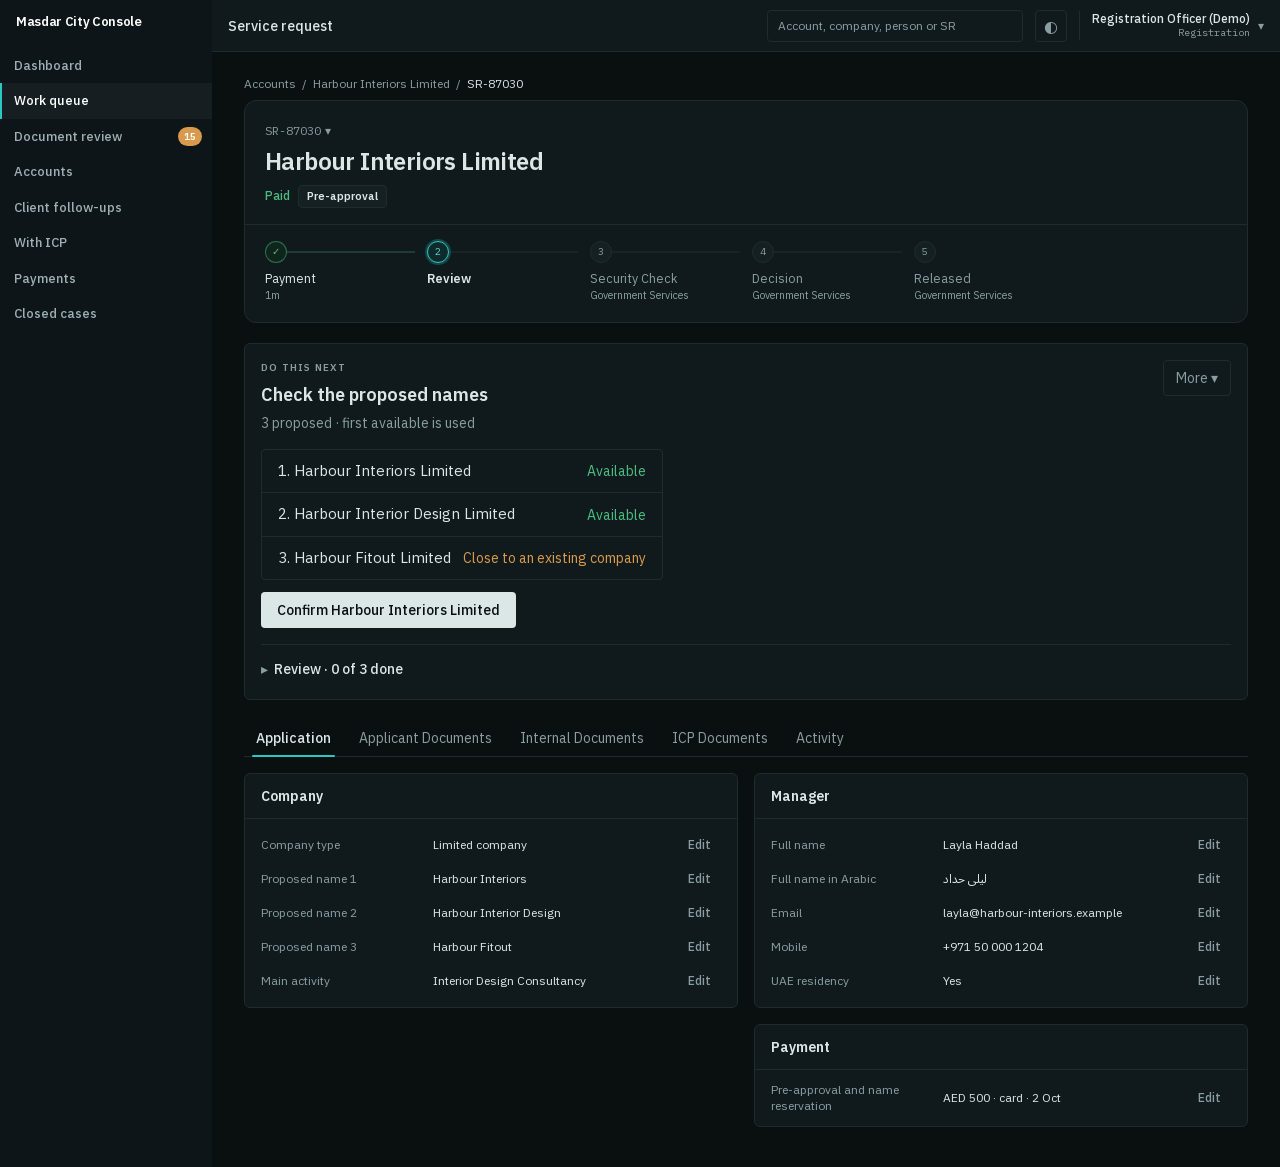
<file: preapproval-admin/index.html>
<!doctype html>
<html lang="en" class="__variable_c8daab __variable_595324 __variable_b7e8f4 dark">
<head>
<meta charset="utf-8">
<meta name="viewport" content="width=device-width,initial-scale=1">
<title>Pre-approval Console</title>
<link rel="stylesheet" href="assets/8bc4025667f5d65a.css">
<link rel="stylesheet" href="assets/4b7f1220c1ed02d1.css">
<style>
body{margin:0}
.wbar{background:#000;color:#ddd;font:12.5px/1.4 system-ui,sans-serif;padding:8px 16px;display:flex;flex-wrap:wrap;gap:8px 16px;align-items:center}
.wbar b{color:#fff}.wbar button,.wbar select{color:#9fd8cf;background:#000;border:1px solid #333;border-radius:6px;padding:2px 8px;font:inherit;cursor:pointer}
.ar{direction:rtl;unicode-bidi:isolate}
.pv{height:100%;display:flex;flex-direction:column;align-items:center;justify-content:center;gap:10px;font:12px/1 ui-monospace,monospace;color:hsl(var(--muted-foreground))}
.pv .pg{width:62%;aspect-ratio:1.42;border:1px solid hsl(var(--border));border-radius:6px;background:repeating-linear-gradient(135deg,hsl(var(--panel)),hsl(var(--panel)) 8px,hsl(var(--panel2)) 8px,hsl(var(--panel2)) 9px)}
.thumb{height:100%;background:repeating-linear-gradient(135deg,hsl(var(--panel2)),hsl(var(--panel2)) 6px,hsl(var(--border)) 6px,hsl(var(--border)) 7px)}
.masonry{column-gap:1rem}
.rows>div:first-child{border-top:0}
.split{display:grid;gap:1rem;align-items:start}
@media (min-width:760px){.masonry{column-count:2}}
@media (min-width:900px){.split{grid-template-columns:minmax(0,1.25fr) minmax(0,1fr)}.sticky-v{position:sticky;top:12px}}
kbd{font:10px ui-monospace,monospace;border:1px solid hsl(var(--border));border-radius:4px;padding:0 4px;color:hsl(var(--muted-foreground))}
/* Ownership diagram, from the client wireframe, recoloured for the console */
.dot{width:9px;height:9px;border-radius:50%;flex:none;display:inline-block}
.org{overflow-x:auto;padding:14px 0 6px}
.org ul{display:flex;justify-content:center;margin:0;padding:22px 0 0;position:relative;list-style:none}
.org>ul{padding-top:0;width:max-content;min-width:100%}
.org li{list-style:none;position:relative;padding:22px 5px 0;display:flex;flex-direction:column;align-items:center}
.org li::before,.org li::after{content:'';position:absolute;top:0;right:50%;width:50%;height:22px;border-top:1px solid hsl(var(--border))}
.org li::after{right:auto;left:50%;border-left:1px solid hsl(var(--border))}
.org li:only-child::before,.org li:only-child::after{display:none}
.org li:only-child{padding-top:0}
.org li:first-child::before,.org li:last-child::after{border:0}
.org li:last-child::before{border-right:1px solid hsl(var(--border));border-radius:0 6px 0 0}
.org li:first-child::after{border-radius:6px 0 0 0}
.org ul ul::before{content:'';position:absolute;top:0;left:50%;border-left:1px solid hsl(var(--border));height:22px}
.nd{position:relative;border:1px solid hsl(var(--border));border-top:3px solid var(--c);border-radius:9px;background:hsl(var(--panel));padding:9px 12px 8px;min-width:118px;max-width:168px;text-align:center}
.nd b{display:block;font-size:12.5px;line-height:1.3;font-weight:600}
.nd small{display:block;font-size:11px;color:hsl(var(--muted-foreground));margin-top:2px;line-height:1.3}
.nd .pp{position:absolute;top:-10px;left:50%;transform:translateX(-50%);background:hsl(var(--panel2));border:1px solid hsl(var(--border));border-radius:100px;font-size:10.5px;font-weight:600;padding:0 7px;line-height:17px;white-space:nowrap}
.nd.root{background:hsl(var(--foreground));border-color:hsl(var(--foreground));color:hsl(var(--background));padding:10px 16px}
.nd.bo{background:hsl(var(--warn-wash))}
.nd.bo small{color:hsl(var(--warn));font-weight:600}
.nd.dim{border-style:dashed;background:transparent}
.nd.dim b{color:hsl(var(--muted-foreground))}
.grid-cols-\[10rem_1fr_auto\]{grid-template-columns:10rem 1fr auto}.grid-cols-\[1fr_1fr_auto\]{grid-template-columns:1fr 1fr auto}.grid-cols-\[1fr_auto_auto\]{grid-template-columns:1fr auto auto}.grid-cols-\[7rem_1fr_auto\]{grid-template-columns:7rem 1fr auto}.h-14{height:3.5rem}.w-11{width:2.75rem}.p-2\.5{padding:.625rem}.w-\[212px\]{width:212px}
@media (max-width:600px){.grid-cols-\[10rem_1fr_auto\]{grid-template-columns:7rem 1fr auto}}
.min-w-\[180px\]{min-width:180px}.gap-\[3px\]{gap:3px}.w-12{width:3rem}.w-\[320px\]{width:320px}.w-\[300px\]{width:300px}.w-\[220px\]{width:220px}.w-\[240px\]{width:240px}.h-13{height:3.25rem}.size-\[18px\]{width:18px;height:18px}.max-h-\[60vh\]{max-height:60vh}
.aspect-\[3\/4\]{aspect-ratio:3/4}.max-w-\[210px\]{max-width:210px}.max-w-\[420px\]{max-width:420px}.text-neutral-800{color:#262626}.text-neutral-500{color:#737373}.text-\[6px\]{font-size:6px}.text-\[7px\]{font-size:7px}.bg-neutral-200{background:#e5e5e5}.border-neutral-300{border-color:#d4d4d4}
.size-6{width:1.5rem;height:1.5rem}.cursor-copy{cursor:copy}.text-\[15px\]{font-size:15px}
@media (max-width:820px){.side{display:none}}
</style>
</head>
<body class="bg-background text-foreground antialiased">

<div class="flex min-h-svh">
  <nav class="side w-[212px] shrink-0 bg-nav py-3"><div class="px-4 pb-4 text-[13px] font-semibold tracking-tight text-navactive">Masdar City Console</div><div id="nav"></div></nav>
  <div id="portal"></div><main class="flex-1 min-w-0 bg-background"><header id="topbar" class="flex h-13 items-center gap-3 border-b border-border bg-card px-4"></header><div class="mx-auto max-w-6xl px-4 py-6 min-[820px]:px-8" id="app"></div></main>
</div>
<script>window.BOOT={cs:'co',sr:'pre',role:'reg',tab:'application',screen:'case'};</script>
<script>
const SKEY='mcfz-pre-wf-v1';
/* ---------- Cases (invented) ---------- */
const CASES={
 fl:{sr:'SR-87020',type:'Freelancer permit',name:'Rohan Mehta',ar:'روهان ميهتا',risk:['Medium','12.1'],paid:'AED 11,010',
   app:[
    ['Legal Structure',[['Type','Freelancer permit']]],
    ['Business Activities',[['Main activity','Accounting Records and Book Keeping'],['Activities','1 of 2 included']]],
    ['Package',[['Visas','1'],['Establishment card','1 year'],['Paid','AED 11,010 · 2 Oct']]],
    ['Your Details',[['Full name','Rohan Mehta'],['UAE residency','Yes'],['Nationality','India'],['Date of birth','1996-07-14'],['Gender','Male'],['Address in the UAE','Apt 902, Al Reem Island, Abu Dhabi'],['Email','rohan.mehta@example.com'],['UAE mobile number','+971 50 000 4417'],['ICP unified number','104477218 · active to 2028-03-15']]],
    ['Declaration',[['Signed by','Rohan Mehta'],['Signed','2 Oct 01:04']]]],
   people:[{id:'p1',name:'Rohan Mehta',role:'Permit holder'}],
   docs:[{k:'pp',t:'Passport',who:'p1',f:'WP_4_ROHAN_PASSPORT.pdf',sz:'1.7 MB'},{k:'eid',t:'Emirates ID',who:'p1',f:'WP_4_ROHAN_EID.jpg',sz:'0.2 MB'},{k:'poa',t:'Proof of Address',who:'p1',f:'WP_4_ROHAN_BILL.pdf',sz:'0.3 MB'},{k:'noc',t:'No-objection letter',who:'p1'},{k:'cv',t:'CV or Experience Letter',who:'p1'},{k:'edu',t:'Educational Certificate',who:'p1'}]},
 co:{sr:'SR-87031',type:'Limited company',name:'Harbour Interiors Limited',ar:'هاربر انتيريورز ليمتد',risk:['Medium','14.4'],paid:'AED 17,520',
   app:[
    ['Legal Structure',[['Type','Limited company (L.L.C-FZ)']]],
    ['Company Name',[['Name','Harbour Interiors Limited'],['Arabic','هاربر انتيريورز ليمتد'],['Name check','Passed']]],
    ['Business Activities',[['Main activity','Interior Design Consultancy'],['Activities','2 of 3 included']]],
    ['Package',[['Package','Business One · 2 years'],['Visas','1'],['Paid','AED 17,520 · 1 Oct']]],
    ['Stakeholders',[['Layla Haddad','Shareholder · Director · Manager · Legal representative'],['Marco Bellini','Shareholder'],['Cedar Fitout Contracting','Shareholder · Mainland · signed by Omar Khalil']]],
    ['Layla Haddad',[['Roles','Shareholder · Director · Manager · Legal representative'],['UAE residency','Yes'],['Nationality','Kenya'],['Email','layla@harbour-interiors.example'],['UAE mobile number','+971 50 000 1204'],['Address in the UAE','Apt 1204, Marina Gate 2, Dubai Marina, Dubai']]],
    ['Marco Bellini',[['Roles','Shareholder'],['UAE residency','No'],['Nationality','Italy'],['Email','marco.bellini@example.it'],['Home country phone number','+39 333 000 0102'],['Home country address','Via Roma 14, Treviso, Italy']]],
    ['James Whitfield',[['Roles','Beneficial owner · 56% through Cedar Fitout Contracting'],['UAE residency','Yes'],['Nationality','Australia'],['Email','james.w@example.com'],['UAE mobile number','+971 52 000 7781'],['Address in the UAE','Villa 3, Street 9, Jumeirah 1, Dubai']]],
    ['Ownership',[['Share capital','100 shares at AED 1,000 · AED 100,000'],['Split','Cedar Fitout Contracting 70 · Layla Haddad 25 · Marco Bellini 5']]],
    ['Declaration',[['Signed by','Layla Haddad'],['Signed','1 Oct 18:22']]]],
   people:[{id:'lay',name:'Layla Haddad',role:'Manager'},{id:'mar',name:'Marco Bellini',role:'Shareholder'},{id:'jam',name:'James Whitfield',role:'Beneficial owner'}],
   docs:[{k:'pp',t:'Passport',who:'lay',f:'layla-passport.pdf',sz:'1.2 MB'},{k:'eid',t:'Emirates ID',who:'lay',f:'layla-eid.pdf',sz:'0.6 MB'},{k:'poa',t:'Proof of Address',who:'lay',f:'layla-dewa.pdf',sz:'0.3 MB'},{k:'pp2',t:'Passport',who:'mar',f:'marco-passport.pdf',sz:'1.4 MB'},{k:'tl',t:'Trade Licence',who:'cf',f:'cedar-fitout-trade-licence.pdf',sz:'0.8 MB'},{k:'sd',t:'Shareholder Distribution Document',who:'cf',f:'cedar-fitout-share-distribution.pdf',sz:'0.5 MB'},{k:'pp3',t:'Passport',who:'jam',f:'james-passport.pdf',sz:'1.1 MB'},{k:'poa3',t:'Proof of Address',who:'jam'}]}
};
CASES.co.visa={sr:'SR-87044',type:'Employment visa',sub:'Layla Haddad',
  docs:[{k:'pp',t:'Passport',who:'lay',f:'layla-passport.pdf',sz:'1.2 MB',from:'SR-87031'},{k:'photo',t:'Passport-size photo',who:'lay',f:'layla-photo.jpg',sz:'0.3 MB'},{k:'deg',t:'Attested degree certificate',who:'lay',f:'layla-degree-attested.pdf',sz:'1.0 MB'}],
  app:[['Visa',[['Job title','Marketing Manager · مدير تسويق'],['Qualification','Bachelor'],['Marital status','Married'],['Religion','Islam'],['Mother’s full name','Salma Haddad'],['Location','Inside the UAE, visit visa']]],['Pay',[['Basic monthly salary','AED 18,000'],['Transport allowance','AED 2,000'],['Probation','3 months'],['Contract','2 years']]]]};
const ACCT0=null;
const ACCT={fl:[['reg','SR-87020','Freelancer permit'],['ec','SR-87021','Establishment card'],['ech','SR-87022','e-Channel']],
            co:[['pre','SR-87030','Pre-approval'],['reg','SR-87031','Company registration'],['visa','SR-87044','Employment visa · Layla Haddad'],[null,'SR-87032','Establishment card']]};
const WHO={p1:'Rohan Mehta',lay:'Layla Haddad',mar:'Marco Bellini',jam:'James Whitfield',cf:'Cedar Fitout Contracting'};
const REC={fl:[['Full name','Rohan Mehta','ROHAN MEHTA',1],['Nationality','IN','IN',1],['Date of birth','1996-07-14','1996-07-14',1],['Passport number','P5531207','P5531207',1],['Passport expiry','2034-05-02','2034-05-02',1],['Name in Arabic','روهان ميهتا','Not read',0]],
           co:[['Full name','Layla Haddad','LAYLA HADDAD',1],['Nationality','KE','KE',1],['Date of birth','1988-03-14','1988-03-14',1],['Passport number','AK4471902','AK4471902',1],['Passport expiry','2031-06-01','2031-06-01',1],['Name in Arabic','ليلى حداد','Not read',0]]};
const blank=()=>({...(window.BOOT||{}),cs:(window.BOOT||{}).cs||'fl',tab:(window.BOOT||{}).tab||'application',name:false,docs:{},sel:null,letter:false,step:1,af:'All',back:false,sr:'reg',screen:'case',role:'reg',src:'app',icpNo:'',dlg:null,why:null,confirmFail:false,t:{},view:null,more:false,showRest:false,err:10013,ovr:{},stale:false,rk:null,vstep:0,vdone:false,reason:'',allRec:false,edits:{},log:[],editing:null,portal:false,...(window.BOOT||{})});
let S; try{S=JSON.parse(localStorage.getItem(SKEY))||blank()}catch(e){S=blank()} if(window.BOOT&&S.sr!=='pre'){S.cs='co'; S.sr='pre'; S.tab='application'; S.screen='case'}
const save=()=>{try{localStorage.setItem(SKEY,JSON.stringify(S))}catch(e){}};
const esc=s=>String(s??'').replace(/&/g,'&amp;').replace(/</g,'&lt;').replace(/"/g,'&quot;');
const C=()=>CASES[S.cs];
const isAr=s=>/[؀-ۿ]/.test(s);

/* ---------- Live console markup ---------- */
const pill=(t,tone)=>`<span class="inline-flex shrink-0 items-center rounded-full border px-2 py-0.5 text-xs font-medium ${tone==='ok'?'border-ok/40 bg-ok-wash text-ok':tone==='warn'?'border-warn/40 bg-warn-wash text-warn':'border-border bg-panel2 text-foreground'}">${t}</span>`;
const tag=(t,ok)=>`<span class="inline-flex items-center rounded px-1.5 py-0.5 text-[11px] whitespace-nowrap ${ok?'bg-ok-wash text-ok':'bg-panel2 text-muted-foreground'}">${t}</span>`;
const btnP=(t,a='',dis)=>`<button type="button" ${a} ${dis?'disabled':''} class="shrink-0 rounded-md font-medium transition-colors disabled:opacity-50 px-4 py-2 text-sm bg-foreground text-background hover:opacity-90">${t}</button>`;
const btnB=(t,a='')=>`<button type="button" ${a} class="inline-flex shrink-0 items-center gap-1.5 rounded-md border border-brand px-2.5 py-1 text-xs font-medium text-link transition-colors hover:bg-wash disabled:opacity-40">${t}</button>`;
const btnS=(t,a='')=>`<button type="button" ${a} class="inline-flex shrink-0 items-center gap-1.5 rounded-md border border-border px-2.5 py-1 text-xs text-muted-foreground transition-colors hover:text-foreground disabled:opacity-40">${t}</button>`;
const link=(t,a)=>`<button type="button" ${a} class="ml-auto shrink-0 text-xs font-medium text-link hover:underline">${t} ›</button>`;
const card=(h,inner,right='',sub='')=>`<div class="mb-4 break-inside-avoid rounded-lg border border-border bg-panel"><div class="flex items-center gap-2 border-b border-border px-4 py-3"><h3 class="text-sm font-semibold text-foreground">${h}</h3>${sub?`<span class="text-xs text-muted-foreground">· ${sub}</span>`:''}${right}</div><div class="px-4 py-3"><div class="grid gap-1.5">${inner}</div></div></div>`;
const row=(k,v)=>`<div class="flex gap-3 text-xs"><span class="w-40 shrink-0 text-muted-foreground">${k}</span><span class="min-w-0 ${isAr(v)?'ar':''}">${v}</span></div>`;
const recRow=(k,v,a='')=>`<div class="grid grid-cols-[10rem_1fr_auto] items-center gap-3 px-3 py-1.5 text-sm"><span class="text-xs text-muted-foreground">${k}</span><span class="min-w-0 ${isAr(v)?'ar':''}">${v}</span>${a}</div>`;
const recBox=(h,rows,right='')=>`<div><div class="flex items-center gap-2"><div class="label-cap text-muted-foreground">${h}</div>${right}</div><div class="mt-2 divide-y divide-border overflow-hidden rounded-md border border-border bg-panel">${rows}</div></div>`;
const ek=l=>S.cs+':'+l;
const val=(l,d)=>S.edits[ek(l)]??d;
const now=()=>{const d=new Date(); return `2 Oct ${String(d.getHours()).padStart(2,'0')}:${String(d.getMinutes()).padStart(2,'0')}`};
function erow(l,d,kind,key){key=key||l; const v=val(key,d), on=S.editing===key, ed=ek(key) in S.edits;
  const shown=v?`<span class="text-foreground ${isAr(v)?'ar':''}">${esc(v)}</span>`:`<span class="text-muted-foreground">Not given</span>`;
  const val2=on?`<span class="flex gap-2"><input data-ein class="min-w-0 flex-1 rounded-md border border-brand bg-background px-2 py-1 text-sm ${isAr(v)?'ar':''}" value="${esc(v)}">${btnS('Cancel','data-a="ecancel"')}${btnB('Save','data-a="esave"')}</span>`:`<span class="flex flex-wrap items-center gap-2">${shown}${ed?tag('Edited by staff'):''}</span>`;
  const b=on?'':`<button data-edit="${esc(key)}" class="inline-flex h-7 items-center rounded-md px-2.5 text-xs font-medium text-muted-foreground hover:bg-accent hover:text-foreground">Edit</button>`;
  return kind==='rec'?`<div class="grid grid-cols-[10rem_1fr_auto] items-center gap-3 px-3 py-1.5 text-sm"><span class="text-xs text-muted-foreground">${l}</span><span class="min-w-0">${val2}</span>${b}</div>`
    :`<div class="grid grid-cols-[10rem_1fr_auto] items-center gap-3 text-xs"><span class="text-muted-foreground">${l}</span><span class="min-w-0">${val2}</span>${b}</div>`}
const editBtn=`<button class="inline-flex h-7 items-center rounded-md px-2.5 text-xs font-medium text-muted-foreground hover:bg-accent hover:text-foreground">Edit</button>`;
const mark=ok=>`<span aria-hidden="true" class="flex size-[18px] shrink-0 items-center justify-center rounded-full border text-[10px] ${ok?'border-ok/50 bg-ok-wash text-ok':'border-border'}">${ok?'✓':''}</span>`;
const tl=(t,a)=>`<button type="button" ${a} class="shrink-0 text-sm font-medium text-link hover:underline">${t}</button>`;

CASES.fl.ec={sr:'SR-87021',type:'Establishment card',sub:'Rohan Mehta',docs:[],app:[]};
const SRD=()=>S.sr!=='reg'&&C()[S.sr]?C()[S.sr]:null;
CASES.co.pre={sr:'SR-87030',type:'Pre-approval',sub:'Harbour Interiors Limited',
  docs:[{k:'ppp',t:'Passport',who:'lay',f:'layla-passport.pdf',sz:'1.2 MB'},{k:'peid',t:'Emirates ID',who:'lay',f:'layla-eid.pdf',sz:'0.6 MB'},{k:'prv',t:'Residence visa',who:'lay',f:'layla-residence-visa.pdf',sz:'0.4 MB'}],
  app:[['Company',[['Company type','Limited company'],['Proposed name 1','Harbour Interiors'],['Proposed name 2','Harbour Interior Design'],['Proposed name 3','Harbour Fitout'],['Main activity','Interior Design Consultancy']]],['Manager',[['Full name','Layla Haddad'],['Full name in Arabic','ليلى حداد'],['Email','layla@harbour-interiors.example'],['Mobile','+971 50 000 1204'],['UAE residency','Yes']]],['Payment',[['Pre-approval and name reservation','AED 500 · card · 2 Oct']]]]};
const PRESTEPS=[['Payment','1m','System'],['Review','','Registration'],['Security Check','','Government Services'],['Decision','','Government Services'],['Released','','Government Services']];
const PRESTEPT=[
  [['Payment received',()=>'AED 500 · card · approved by Stripe','auto']],
  [['Check the proposed names',()=>'3 proposed · first available is used','prenames','Confirm'],['Review the manager’s documents',()=>`${received().filter(d=>S.docs[dkey(d)]).length} of ${received().length} reviewed`,'docs','Review'],['Screen the manager',()=>'AML','prescreen','Run']],
  [['Send the security approval letter to ICP',()=>'Covering letter, security approval for name reservation','presend','Record as sent'],['Upload the cleared certificate',()=>S.preNo?`Sent to ICP · ${esc(S.preNo)}`:'When ICP clear the manager','precert','Upload']],
  [['Decide',()=>'','predecide','Approve']],
  [['Name Reservation Certificate released',()=>'Harbour Interiors Limited · valid until 1 December 2026','auto']]];
CASES.fl.ech={sr:'SR-87022',type:'e-Channel',sub:'Rohan Mehta',docs:[],app:[]};
const ECHSTEPS=[['Send','0d','Government Services'],['Waiting on ICP','','ICP'],['Registered','','Government Services']];
const ECHSTEPT=[[['Submit the e-Channel registration',()=>'On ICP’s own portal. No letter for this one.','echsend','Record as sent']],[['Record the registration',()=>'','echreg','Register']],[['e-Channel registered',()=>'','auto']]];
const ECSTEPS=[['Apply','0d','Government Services'],['Waiting on ICP','','ICP'],['Check','','Government Services'],['Issued','','Government Services']];
const ECSTEPT=[[['Apply at ICP',()=>'Copy the ICP form, submit it at ICP, then record the request number','ecapply','Mark as applied']],[['Upload the establishment card',()=>S.ecNo?`Sent to ICP · ${esc(S.ecNo)}`:'When ICP issues it','eccard','Upload']],[['Check the establishment card',()=>'','eccheck','Release']],[['Establishment card issued',()=>'2/1/1306201 · to 30 Sep 2027','auto']]];
const SSTEPS=()=>S.sr==='pre'?PRESTEPS:S.sr==='ech'?ECHSTEPS:S.sr==='ec'?ECSTEPS:S.sr==='visa'?VSTEPS:STEPS;
const STASKS=()=>S.sr==='pre'?PRESTEPT:S.sr==='ech'?ECHSTEPT:S.sr==='ec'?ECSTEPT:S.sr==='visa'?VSTEPT:STEPT;
const SCUR=()=>S.sr==='pre'?(S.prestep??1):S.sr==='ech'?(S.echstep||0):S.sr==='ec'?(S.ecstep||0):S.sr==='visa'?S.vstep:S.step;
const docs=()=>SRD()?SRD().docs:C().docs;
const docsOf=(cs,sr)=>sr==='reg'?CASES[cs].docs:((CASES[cs][sr]||{}).docs||[]);
const dkey=d=>S.cs+':'+d.k;
const dstate=d=>!d.f?'missing':d.from?(S.docs[dkey(d)]==='ok'?'ok':'elsewhere'):S.docs[dkey(d)]||'received';
const DP={elsewhere:['On SR-87031',''],missing:['Missing','warn'],received:['Received',''],ok:['Accepted','ok'],back:['Sent back','warn']};
const dpill=d=>pill(...DP[dstate(d)]);
const received=()=>docs().filter(d=>d.f&&!d.from), reviewed=()=>received().every(d=>S.docs[dkey(d)]);
const VSTEPS=[['Documents','5m','Visas'],['Entry permit',''],['Location',''],['Medical',''],['Insurance',''],['Residence visa',''],['Emirates ID','']];
const STEPS=[['Payment','13m','System'],['Registration','8m','Registration'],['Security Check','','Government Services'],['Compliance','','Compliance'],['Manager/Senior Approval','','Manager'],['Release Queue','','Manager']];
const ROLETEAM={reg:'Registration',gs:'Government Services',comp:'Compliance',mgr:'Manager',obs:null};
const SKIPPED=i=>!SRD()&&(i===3||i===4)&&S.step>i&&S.skipped;

const FACT=[['Jurisdiction','19.5','Medium'],['Entity','6.5','Low'],['Initiation','10','Low'],['Property','10','Low'],['Activity','0','Low']];
const RATES=['Low','Medium','Medium-high','High'];
function riskCard(nat,c){
  const rows=FACT.map(([f,sc,rt])=>{const o=S.ovr[S.cs+':'+f], cur=o?o[0]:rt;
    if(S.rk===f) return `<div class="rounded-md border border-brand p-2.5"><div class="text-xs text-muted-foreground">${f}${f==='Jurisdiction'?' · '+nat:''}</div><div class="mt-2 flex flex-wrap gap-1.5">${RATES.map(x=>`<button data-rate="${x}" class="rounded-full border px-2.5 py-0.5 text-xs ${S.rpick===x?'border-brand/40 bg-wash text-link':'border-border text-muted-foreground'}">${x}</button>`).join('')}</div><input data-rreason class="mt-2 w-full rounded-md border border-border bg-background px-2 py-1 text-xs" aria-label="Reason"><div class="mt-1 text-[11px] text-muted-foreground">Reason, for the audit trail</div><div class="mt-2 flex justify-end gap-2">${btnS('Cancel','data-a="rcancel"')}${btnB('Save','data-a="rsave"')}</div></div>`;
    if(S.role!=='comp') return `<div class="flex w-full items-center gap-3 px-1 py-1 text-xs"><span class="w-32 shrink-0 text-muted-foreground">${f}${f==='Jurisdiction'?' · '+nat:''}</span><span class="tnum flex-1 ${cur!=='Low'?'text-warn':''}">${o?`${cur} <span class="text-muted-foreground">· changed by Compliance · was ${rt}</span>`:`${sc} · ${cur}`}</span></div>`;
    return `<button data-rk="${f}" class="group flex w-full items-center gap-3 rounded px-1 py-1 text-left text-xs hover:bg-panel2"><span class="w-32 shrink-0 text-muted-foreground">${f}${f==='Jurisdiction'?' · '+nat:''}</span><span class="tnum flex-1 ${cur!=='Low'?'text-warn':''}">${o?`${cur} <span class="text-muted-foreground">· score recalculated by the ERR · was ${rt}</span>`:`${sc} · ${cur}`}</span><span class="text-muted-foreground opacity-50 group-hover:opacity-100">✎</span></button>`}).join('');
  const right=S.stale&&S.role==='comp'?`<span class="ml-auto">${btnB('Regenerate ERR','data-a="regen"')}</span>`:`<span class="ml-auto flex items-center gap-2">${S.role==='comp'?'':'<span class="text-[11px] text-muted-foreground">Compliance changes this</span>'}${link('ERR-'+S.err,'').replace('ml-auto ','')}</span>`;
  return card('Risk',rows,right,`${c.risk[0]} · ${c.risk[1]}`);
}
function header(){const c0=C(), v=SRD(), c={...c0,sr:v?v.sr:c0.sr,type:v?(['ec','ech','pre'].includes(S.sr)?v.type:`${v.type} · ${c0.name}`):c0.type,name:S.cs==='fl'?val('Full name',c0.name):val('Name',c0.name),ar:S.cs==='fl'?val('Name in Arabic',c0.ar):val('Arabic',c0.ar)};
  return `<nav class="mb-2 flex flex-wrap items-center gap-1.5 text-xs text-muted-foreground"><span>Accounts</span><span>/</span><span>${c.name}</span><span>/</span><span class="text-foreground">${c.sr}</span></nav>
  <div class="overflow-hidden rounded-xl border border-border bg-panel">
    <div class="px-5 py-4"><div class="flex flex-wrap items-start justify-between gap-4"><div class="min-w-0">
      <div class="flex items-center gap-2">${srMenu(c.sr)}${v?'':`<span class="ar text-sm text-muted-foreground">${c.ar}</span>`}</div>
      <h1 class="mt-1 text-2xl font-semibold tracking-tight">${v?v.sub:c.name}</h1>
      <div class="mt-2 flex flex-wrap items-center gap-2"><span class="text-xs font-medium text-ok">Paid</span><span class="inline-flex items-center rounded-md border border-border bg-panel2 px-2 py-0.5 text-[11px] font-semibold">${c.type}</span>${S.cs==='co'&&S.sr==='reg'&&S.t['co:pre:predecide']?'<span class="inline-flex items-center rounded-full border border-ok/40 bg-ok-wash px-2 py-0.5 text-xs font-medium text-ok">Pre-approved · SR-87030 · valid until 1 Dec 2026</span>':''}</div></div>
      ${['ec','ech','pre'].includes(S.sr)?'':`<div class="text-right"><div class="label-cap text-muted-foreground">Risk</div><div class="mt-0.5 text-[26px] font-semibold leading-none tracking-tight text-warn">${c.risk[0]}</div><div class="tnum mt-1 text-[11px] text-muted-foreground">${c.risk[1]}</div></div>`}</div></div>
    <div class="h-px bg-border"></div>
    ${`<div class="px-5 pb-3.5 pt-4"><div class="grid gap-x-3" style="grid-template-columns:repeat(${Math.max(SSTEPS().length,6)},minmax(0,1fr))">${SSTEPS().map(([n,t],i,A)=>{const cur=SCUR(),done=i<cur,on=i===cur;
      const vw=(S.view??cur)===i; return `<div role="button" data-view="${i}" class="min-w-0 cursor-pointer rounded pr-3 pb-1 ${vw&&!on?'bg-panel2':''}"><div class="relative mb-2 h-[22px]">${i<A.length-1?`<span class="absolute left-[11px] right-[-12px] top-1/2 h-px -translate-y-1/2 ${done?'bg-ok/45':'bg-border'}"></span>`:''}<span class="relative z-10 flex size-[22px] items-center justify-center rounded-full border font-mono text-[10px] ${done?'border-ok/50 bg-ok-wash text-ok':on?'border-brand bg-wash text-link ring-2 ring-brand/25':'border-border bg-panel2 text-muted-foreground'}">${done?'✓':i+1}</span></div><div class="truncate text-[12.5px] leading-tight ${on?'font-semibold text-foreground':done?'text-foreground':'text-muted-foreground'}">${n}</div><div class="mt-0.5 truncate text-[10.5px] text-muted-foreground">${SKIPPED(i)?'Skipped · under 21':i<=cur?A[i][1]:(A[i][2]||'')}</div></div>`}).join('')}</div></div>`}
  </div>`;
}
const toReview=(cs,sr)=>docsOf(cs,sr).filter(d=>d.f&&!d.from&&!S.docs[cs+':'+d.k]).length;
function requests(){return ''}
function srMenu(sr){  const list=ACCT[S.cs].filter(x=>x[0]);
  if(list.length<2) return `<span class="tnum font-mono text-xs text-muted-foreground">${sr}</span>`;
  return `<span class="relative"><button data-a="srdd" class="tnum inline-flex items-center gap-1 font-mono text-xs text-muted-foreground hover:text-foreground">${sr} <span>▾</span></button>${S.srdd?`<div class="absolute left-0 top-full z-20 mt-1 w-[300px] rounded-lg border border-border bg-panel p-1 shadow-lg">${list.map(([k,no,t])=>{const n=toReview(S.cs,k), ec=k==='ec';return `<button data-sr="${k}" class="flex w-full items-center justify-between gap-3 rounded-md px-2.5 py-2 text-left text-sm hover:bg-panel2 ${k===S.sr?'bg-wash':''}"><span><span class="tnum block font-mono text-[11px] text-muted-foreground">${no}</span>${t}</span><span class="text-xs ${n?'text-foreground':'text-ok'}">${k==='pre'?(S.t['co:pre:predecide']?'Pre-approved':S.preRej?'Rejected':'<span class="text-foreground">Open</span>'):k==='ech'?(S.echReg?'Registered':'<span class="text-foreground">With GS</span>'):ec?(S.t['fl:ec:eccheck']?'Issued':'<span class="text-foreground">With GS</span>'):n?n+' to review':'✓'}</span></button>`}).join('')}</div>`:''}</span>`}
const STEPT=[
  [['Payment received',()=>`${C().paid} · card · approved by Stripe`,'auto']],
  [['Confirm the name',()=>`${hdrName()} · <span class="ar">${hdrAr()}</span>`,'name','Confirm'],['Review the documents',()=>`${received().filter(d=>S.docs[dkey(d)]).length} of ${received().length} reviewed · ${docs().length-received().length} missing`,'docs','Review']],
  [['Get the unified number from ICP',()=>'104477218','auto'],['Generate the covering letter',()=>'Covering Letter to ICP','auto'],['Send the security check letter to ICP',()=>'Covering Letter to ICP is ready','letter','Record as sent'],['Upload the cleared certificate',()=>S.icpNo?`Sent to ICP · ${esc(S.icpNo)}`:'When ICP clears it','cert','Upload']],
  [['Screen every person',()=>`${C().people.length} not screened`,'screen','Run'],['Confirm the risk rating',()=>`ERR-${S.err} · ${C().risk.join(' · ')}`,'err','Confirm']],
  [['Approve the application',()=>'','approve','Approve']],
  [['Release gate',()=>'8 of 8 checks pass','auto'],['Generate the licence pack',()=>'','pack','Generate'],['Release to the applicant',()=>'','release','Release']]];
const VSTEPT=[
  [['Review the documents',()=>`${received().filter(d=>S.docs[dkey(d)]).length} of ${received().length} reviewed · passport from SR-87031`,'docs','Review']],
  [['Send the entry permit application to ICP',()=>'','vsend','Send'],['Upload the entry permit',()=>'When ICP issues it','vpermit','Upload']],
  [['Confirm where Layla Haddad is',()=>'Applicant: inside the UAE, visit visa','vloc','Confirm']],
  [['Confirm the medical',()=>'Booked by the applicant','vmed','Confirm']],
  [['Check the insurance',()=>'Uploaded by the applicant','vins','Check']],
  [['Apply for the residence visa',()=>'','vres','Send']],
  [['Hand over the Emirates ID',()=>'','veid','Confirm']]];
const hdrName=()=>S.cs==='fl'?val('Full name',C().name):val('Name',C().name);
const hdrAr=()=>S.cs==='fl'?val('Name in Arabic',C().ar):val('Arabic',C().ar);
const isDone=(k)=>k==='auto'?true:k==='name'?S.name:k==='docs'?reviewed():!!S.t[S.cs+':'+S.sr+':'+k];
function todo(){
  const V=!!SRD(), T=STASKS(), L=SSTEPS(), cur=SCUR(), vi=S.view??cur;
  if(vi!==cur){ const tasks=T[vi], past=vi<cur;
    return `<div class="mt-5 rounded-lg border border-border bg-panel px-4 pb-3 pt-3"><div class="flex items-center justify-between gap-3"><div class="label-cap text-muted-foreground">Step record · ${L[vi][0]}</div><button data-view="${cur}" class="text-xs text-link hover:underline">Back to ${L[cur][0]}</button></div>
      <div class="mt-1 text-xs text-muted-foreground">${past?'Done':'Not started'}</div>
      <ol class="mt-2 list-none">${tasks.map(([t,d])=>`<li class="flex items-center gap-3 py-2">${mark(past)}<div class="min-w-0 flex-1"><div class="text-sm ${past?'text-muted-foreground':''}">${t}</div>${d()?`<div class="mt-0.5 text-xs text-muted-foreground">${d()}</div>`:''}</div></li>`).join('')}</ol></div>`; }
  const tasks=T[cur]||[], open=tasks.filter(x=>!isDone(x[2])), last=cur>=L.length-1;
  const team=L[cur][2], mine=V||S.role!=='obs'&&ROLETEAM[S.role]===team;
  if(!mine&&!(last&&!open.length)) return `<div class="mt-5 rounded-lg border border-border bg-panel p-4"><div class="label-cap text-muted-foreground">Where this case is</div><h2 class="mt-1.5 text-lg font-semibold">With ${team}, at ${L[cur][0]}</h2><p class="mt-1 text-sm text-muted-foreground">${open[0]?open[0][0]:'Ready to approve'}</p></div>`;
  const nx=open[0];
  const more=`<span class="relative"><button data-a="more" class="inline-flex h-9 items-center gap-1.5 rounded-md border border-border px-3 text-sm text-muted-foreground hover:text-foreground">More ▾</button>${S.more?`<div class="absolute right-0 top-full z-20 mt-1 w-[220px] rounded-lg border border-border bg-panel p-1 shadow-lg">${['Request from customer','Move to another team','Reject the application'].map(x=>`<button class="block w-full rounded-md px-2.5 py-2 text-left text-sm hover:bg-panel2 ${/Reject/.test(x)?'text-danger':''}">${x}</button>`).join('')}</div>`:''}</span>`;
  let title, detail='', action, label='Do this next', warn='', below='';
  if(nx){ title=nx[0]; detail=nx[1](); action=nx[2]==='docs'?btnP(nx[3],'data-tab="documents"'):btnP(nx[3],`data-task="${nx[2]}"`);
    if(nx[2]==='name'){ detail=S.editing==='Name in Arabic'?`${hdrName()} · <input data-ein class="ar rounded-md border border-brand bg-background px-2 py-0.5 text-sm" value="${esc(hdrAr())}"> ${tl('Save','data-a="esave"')}`:`${hdrName()} · <span class="ar">${hdrAr()}</span> ${tag('Transliterated')} ${tl('Edit Arabic','data-edit="Name in Arabic"')}`; }
    if(nx[2]==='letter'){ action=`${btnS('Review for ICP','data-a="icpreview"')}${btnS('Open the letter')}<input data-icpno class="h-9 w-40 rounded-md border border-border bg-background px-2 text-sm" aria-label="ICP request number" value="${esc(S.icpNo)}">${btnP('Record as sent','data-task="letter"',!S.icpNo)}`; }
    if(nx[2]==='ecapply'){ detail='Copy the form below into ICP, submit, then record the request number.'; action=''; below=`<label class="mt-4 block"><span class="block text-xs text-muted-foreground">ICP request number</span><span class="mt-1.5 flex flex-wrap gap-2"><input data-ecno class="h-9 w-56 rounded-md border border-border bg-background px-2.5 text-sm" value="${esc(S.ecNo||'')}"><button type="button" data-task="ecapply" ${S.ecNo?'':'disabled'} class="h-9 rounded-md px-4 text-sm font-medium ${S.ecNo?'bg-foreground text-background':'border border-border text-muted-foreground'}">Mark as applied</button></span></label>`; }
    if(nx[2]==='eccard'){ label='Waiting on ICP'; title='Waiting on ICP for the establishment card'; action=`${btnP('Upload the establishment card','data-task="eccard"')}${btnS("That wasn't sent",'data-a="ecunsend"')}`; }
    if(nx[2]==='prenames'){ action=''; const N=[['Harbour Interiors','Available',1],['Harbour Interior Design','Available',1],['Harbour Fitout','Close to an existing company',0]];
      below=`<div class="mt-4 overflow-hidden rounded-md border border-border">${N.map(([n,st,ok],i)=>`<div class="flex items-center justify-between gap-3 border-t border-border px-4 py-2.5 first:border-t-0"><span class="text-[15px]">${i+1}. ${n} Limited</span><span class="text-sm ${ok?'text-ok':'text-warn'}">${st}</span></div>`).join('')}</div><div class="mt-3">${btnP('Confirm Harbour Interiors Limited','data-task="prenames"')}</div>`; }
    if(nx[2]==='prescreen'){ action=btnP('Run screening','data-task="prescreen"'); }
    if(nx[2]==='presend'){ action=''; below=`<label class="mt-4 block"><span class="block text-xs text-muted-foreground">ICP request number</span><span class="mt-1.5 flex flex-wrap gap-2"><input data-preno class="h-9 w-56 rounded-md border border-border bg-background px-2.5 text-sm" value="${esc(S.preNo||'')}"><button type="button" data-task="presend" ${S.preNo?'':'disabled'} class="h-9 rounded-md px-4 text-sm font-medium ${S.preNo?'bg-foreground text-background':'border border-border text-muted-foreground'}">Record as sent</button></span></label>`; }
    if(nx[2]==='precert'){ label='Waiting on ICP'; title='Waiting on ICP for the manager’s security check'; action=`${btnP('Upload the cleared certificate','data-task="precert"')}${btnS("That wasn't sent",'data-a="preunsend"')}`; }
    if(nx[2]==='predecide'){ action=''; title=S.preRej?'Waiting for a new manager':'Approve or reject'; detail=S.preRej?`Rejected · ${esc(S.preRej)}. The applicant has been told and asked for a different manager (AED 500).`:'Names checked, manager screened and cleared by ICP.';
      const why=['ICP did not clear the manager','Name refused by ICP','Other'];
      below=S.preRej?`<div class="mt-4 flex flex-wrap gap-2">${btnS('Applicant submitted a new manager · AED 500 paid','data-a="prenewmgr"')}</div>`:`<div class="mt-4 flex flex-wrap gap-2">${btnP('Approve and issue the certificate','data-a="preapprove"')}${btnS(S.preRejOpen?'Cancel':'Reject','data-a="prerejopen"')}</div>${S.preRejOpen?`<div class="mt-3 rounded-md border border-border bg-panel2 p-3"><div class="text-xs text-muted-foreground">Reason, sent to the applicant</div><div class="mt-2 flex flex-wrap gap-1.5">${why.map(w=>`<button data-prewhy="${w}" class="rounded-full border px-2.5 py-1 text-xs ${S.preWhy===w?'border-brand/40 bg-wash text-link':'border-border text-muted-foreground'}">${w}</button>`).join('')}</div><div class="mt-3 flex justify-end">${S.preWhy?btnP('Reject','data-a="prereject"'):'<span class="text-xs text-muted-foreground">Give a reason</span>'}</div></div>`:''}`; }
    if(nx[2]==='echsend'){ action=''; below=`<div class="mt-4 grid items-baseline gap-4 rounded-md border border-border px-4 py-2.5" style="grid-template-columns:13rem 1fr" data-copy="2/1/1306201" title="Click to copy"><span class="text-sm text-muted-foreground">Establishment card number</span><span class="cursor-copy font-mono text-[15px]">2/1/1306201</span></div>
      <label class="mt-4 block"><span class="block text-xs text-muted-foreground">ICP request number</span><span class="mt-1.5 flex flex-wrap gap-2"><input data-echno class="h-9 w-56 rounded-md border border-border bg-background px-2.5 text-sm" value="${esc(S.echNo||'')}"><button type="button" data-task="echsend" ${S.echNo?'':'disabled'} class="h-9 rounded-md px-4 text-sm font-medium ${S.echNo?'bg-foreground text-background':'border border-border text-muted-foreground'}">Record as sent</button></span></label>`; }
    if(nx[2]==='echreg'){ label='Waiting on ICP'; title='Waiting on ICP for the e-Channel registration'; detail=`Sent to ICP · ${esc(S.echNo||'')}`; action=btnS("That wasn't sent",'data-a="echunsend"');
      below=`<div class="mt-4 flex flex-wrap items-end gap-3"><label class="block"><span class="block text-xs text-muted-foreground">Registration number</span><input data-echreg class="mt-1.5 h-9 w-56 rounded-md border border-border bg-background px-2.5 text-sm" value=""></label><label class="block"><span class="block text-xs text-muted-foreground">Expires</span><input data-echexp class="mt-1.5 h-9 w-40 rounded-md border border-border bg-background px-2.5 text-sm" value="2027-09-30"></label><button type="button" data-a="echregister" class="h-9 rounded-md bg-foreground px-4 text-sm font-medium text-background">Register</button></div>`; }
    if(nx[2]==='eccheck'){ label='Do this next'; title='Establishment card doesn’t match'; detail='The name on the card is a different company. Upload the right file, or release this one with a reason.';
      const R=[['Establishment name',S.ecWrong?'Harbour Interiors Limited':`${hdrName()} - Masdar City Free Zone`,!S.ecWrong,`Expected ${hdrName()} - Masdar City Free Zone`,0],['Card number','2/1/1306201',1,'',1],['Authorised signatories',hdrName(),1,'',1],['Issue date','2026-10-02',1,'',1],['Expiry date','2027-09-30',1,'',1],['Licence number','MC 13062',1,'',0]];
      const why=['Card is correct, name differs in format','Senior instruction','Other'];
      below=`<div class="mt-4 overflow-hidden rounded-md border border-border">${R.map(([k,v,ok,exp,edit])=>`<div class="grid items-center gap-4 border-t border-border px-4 py-2 first:border-t-0 ${ok?'':'bg-warn-wash'}" style="grid-template-columns:11rem 1fr"><span class="text-sm text-muted-foreground">${k}</span><span class="text-[15px]">${edit?`<input data-ecrec="${k}" class="h-9 w-full max-w-[320px] rounded-md border border-border bg-background px-2.5 text-sm" value="${esc(v)}">`:esc(v)}${ok?'':`<div class="mt-0.5 text-sm text-warn">${esc(exp)}</div>`}</span></div>`).join('')}</div>
        ${S.ecWrong?`<div class="mt-4 text-xs text-muted-foreground">Reason to release</div><div class="mt-1.5 flex flex-wrap gap-1.5">${why.map(w=>`<button data-ecwhy="${w}" class="rounded-full border px-2.5 py-1 text-xs ${S.ecWhy===w?'border-brand/40 bg-wash text-link':'border-border text-muted-foreground'}">${w}</button>`).join('')}</div>`:''}
        <div class="mt-4 flex flex-wrap gap-2"><button type="button" data-a="ecrelease" ${S.ecWhy||!S.ecWrong?'':'disabled'} class="h-9 rounded-md px-4 text-sm font-medium ${S.ecWhy||!S.ecWrong?'bg-foreground text-background':'border border-border text-muted-foreground'}">${!S.ecWrong?'Record':S.ecWhy?'Release and record':'Give a reason'}</button>${btnS('Upload another file','data-a="ecreupload"')}</div>`;
      action=''; }
    if(nx[2]==='cert'){ label='Waiting on ICP'; title='Waiting on ICP for the security check'; action=`${btnP('Upload the cleared certificate','data-task="cert"')}${btnS("That wasn't sent",'data-a="unsend"')}`; } }
  else if(!last){ title=`Move to ${L[cur+1][0]}${!V&&cur===2&&C().risk[0]==='Medium'?' · Release Queue':''}`; if(!V&&cur===2&&C().risk[0]==='Medium') title='Move to Release Queue'; detail=!V&&cur===2&&C().risk[0]==='Medium'?`Compliance and approval are skipped: ${C().risk.join(' · ')}, under 21`:''; action=btnP('Approve','data-a="approve"'); }
  else { title=S.sr==='pre'?'Pre-approved':S.sr==='ech'?'e-Channel registered':S.sr==='ec'?'Establishment card issued':'Released'; detail=S.sr==='pre'?'Name Reservation Certificate released · Harbour Interiors Limited · valid until 1 December 2026':S.sr==='ech'?`${esc(S.echReg||'')} · to ${esc(S.echExp||'')}`:S.sr==='ec'?'2/1/1306201 · to 30 Sep 2027 · e-Channel started (SR-87022)':''; action=''; }
  if(!V&&cur===2&&S.t[S.cs+':reg:cert']&&!nx) warn=`<div class="mt-3 rounded-md border border-warn/40 bg-warn-wash px-3 py-2 text-xs text-warn">ICP number on the certificate does not match ${esc(S.icpNo)}</div>`;
  const rest=tasks.filter(x=>x!==nx);
  return `<div class="mt-5 rounded-lg border border-border bg-panel p-4"><div class="flex flex-wrap items-start justify-between gap-4"><div class="min-w-0"><div class="label-cap text-muted-foreground">${label}</div><h2 class="mt-1.5 text-lg font-semibold">${title}</h2>${detail?`<p class="mt-1 text-sm text-muted-foreground">${detail}</p>`:''}${below}</div><div class="flex shrink-0 flex-wrap items-start gap-2">${action}${last&&!nx?'':more}</div></div>${warn}${dialogs()}
    ${rest.length&&!['ec','ech'].includes(S.sr)?`<div class="mt-4 border-t border-border pt-2.5"><button data-a="rest" class="flex items-center gap-1.5 py-1 text-sm font-medium"><span class="text-muted-foreground">${S.showRest?'▾':'▸'}</span>${L[cur][0]} · ${tasks.filter(x=>isDone(x[2])).length} of ${tasks.length} done</button>
      ${S.showRest?`<ol class="list-none">${rest.map(([t,d,k,b])=>`<li class="flex items-center gap-3 py-2">${mark(isDone(k))}<div class="min-w-0 flex-1"><div class="text-sm ${isDone(k)?'text-muted-foreground':''}">${t}</div>${d()?`<div class="mt-0.5 text-xs text-muted-foreground">${d()}</div>`:''}</div>${isDone(k)?'':k==='docs'?tl(b,'data-tab="documents"'):tl(b,`data-task="${k}"`)}</li>`).join('')}</ol>`:''}</div>`:''}</div>`;
}
function failedAccepted(){return docs().some(d=>(DR[S.cs+':'+d.k]||{rows:[]}).rows.some(x=>x[2]==='warn')&&S.docs[dkey(d)]==='ok')}
function dialogs(){
  if(S.dlg==='approve'){const R=['All checks passed','Passed on review, with an override','Approved on senior instruction','Other']; const pick=S.why??(failedAccepted()||S.t[S.cs+':reg:cert']?R[1]:R[0]);
    return `<div class="mt-4 rounded-md border border-border bg-panel2 p-3"><div class="text-sm font-semibold">Approve this case?</div><div class="mt-2 flex flex-wrap gap-1.5">${R.map(x=>`<button data-why="${x}" class="rounded-full border px-2.5 py-1 text-xs ${pick===x?'border-brand/40 bg-wash text-link':'border-border text-muted-foreground'}">${x}</button>`).join('')}</div>${failedAccepted()?`<div class="mt-2 text-xs text-warn">Accepted with resolved warnings: ${docs().filter(d=>(DR[S.cs+':'+d.k]||{rows:[]}).rows.some(x=>x[2]==='warn')&&S.docs[dkey(d)]==='ok').map(d=>d.t).join(', ')}</div>`:''}<div class="mt-3 flex justify-end gap-2">${btnS('Cancel','data-a="dlgx"')}${btnP('Approve','data-a="advance"')}</div></div>`}
  if(S.dlg==='icp'){const rows=[['Company name (Arabic)',`<span class="ar">${hdrAr()}</span>`],['MCFZ SR number',C().sr],['Name (Arabic)',`<span class="ar">${hdrAr()}</span>`],['Nationality (Arabic)','الهند'],['Passport number','P5531207'],['Company name (English)',hdrName()],['Name (English)',hdrName()],['Nationality','IN'],['Unified number','104477218']];
    return `<div class="mt-4 rounded-md border border-border bg-panel2 p-3"><div class="flex items-center justify-between"><div class="text-sm font-semibold">Review for ICP · initial approval request</div><button data-a="dlgx" class="text-muted-foreground">✕</button></div><div class="mt-2 grid gap-1.5">${rows.map(([k,v])=>row(k,v)).join('')}</div><div class="mt-3 flex justify-end gap-2">${btnS('Regenerate the letter')}${btnS('Edit details','data-tab="application"')}${btnB('Send to ICP')}</div></div>`}
  return ''}
const ECTABS=[['icpform','ICP form'],['mdocs','Internal Documents'],['icpdocs','ICP Documents'],['activity','Activity']];
const VTABS=[['application','Application'],['documents','Applicant Documents'],['mdocs','Internal Documents'],['icpdocs','ICP Documents'],['activity','Activity']];
const TABS=[['application','Application'],['documents','Applicant Documents'],['mdocs','Internal Documents'],['icpdocs','ICP Documents'],['ownership','Ownership'],['compliance','Compliance'],['payments','Payments'],['activity','Activity']];

/* ---------- Documents: document left, review right ---------- */
const ECF=()=>[
 ['Establishment',[['Full name (English)',`${hdrName()} - Masdar City Free Zone`],['Full name (Arabic)',`${hdrAr()} - مدينة مصدر المنطقة الحرة`],['Establishment type','2','Emirate government'],['Work sector','3','Government establishments'],['Establishment department','101','ICP, Abu Dhabi'],['Commercial activity','400','Free zones'],['Class','1','A'],['Establishment nationality','United Arab Emirates']]],
 ['Licence',[['Licence number','MC 13062'],['Licence issue date','2026-10-01'],['Licence end date','2027-09-30'],['Licence place','Abu Dhabi'],['Licence type','Commercial']]],
 ['Address and contact',[['Emirate','Abu Dhabi'],['City','Abu Dhabi'],['Detailed address','Abu Dhabi'],['Building','Masdar City'],['Shop number','1'],['Telephone','+971 50 000 4417'],['Fax','0097122222222'],['P.O. box','']]],
 ['Investor',[['Investor unified number','104477218'],['Investor phone','+971 50 000 4417']]],
 ['Term',[['Number of years','1']]]];
function ecForm(){const atts=[['Covering Letter, Immigration Card','letter'],['Licence','doc-freelancer-permit.jpg'],['Security clearance certificate','doc-icp-certificate.jpg'],['Passport, personal details page','mock:pp']];
  const all=S.ecAll;
  const rowE=([k,v,meaning,warn])=>{const key='ec:'+k, cur=val(key,v), ed=ek(key) in S.edits, code=!!meaning;
    const shown=code?`<span class="tnum font-mono">${esc(cur)}</span>${cur===v?`<span class="ml-2 text-muted-foreground">${esc(meaning)}</span>`:''}`:cur?`<span ${isAr(cur)?'dir="rtl"':''}>${esc(cur)}</span>`:'<span class="text-muted-foreground">Blank</span>';
    const field=all?`<input data-ecall="${esc(key)}" class="w-full rounded-md border border-border bg-background px-2.5 py-1.5 text-[15px] ${code?'font-mono':''}" ${isAr(cur)?'dir="rtl"':''} value="${esc(cur)}">`:shown;
    return `<div ${all||!cur?'':`data-copy="${esc(cur)}" title="Click to copy"`} class="grid items-baseline gap-4 border-t border-border px-5 py-3 ${all||!cur?'':'cursor-copy hover:bg-panel2'}" style="grid-template-columns:13rem minmax(0,1fr)"><span class="text-sm text-muted-foreground">${k}${ed?' <span class="text-xs text-warn">· edited</span>':''}</span><span class="min-w-0 text-[15px]">${field}${warn?`<div class="mt-1 text-sm text-warn">${warn}</div>`:''}</span></div>`};
  return `<div class="overflow-hidden rounded-lg border border-border bg-panel"><div class="flex items-center gap-3 px-5 py-3.5"><div><div class="text-base font-semibold">ICP form</div><div class="text-sm text-muted-foreground">Click a value to copy it</div></div><span class="ml-auto flex gap-2">${all?`${btnS('Cancel','data-a="ecallx"')}${btnP('Save all','data-a="ecallsave"')}`:btnS('Edit','data-a="ecall"')}</span></div>
    ${ECF().map(([h,rows])=>`<div class="border-t border-border bg-panel2 px-5 py-2 text-xs font-semibold uppercase tracking-wide text-muted-foreground">${h}</div>${rows.map(rowE).join('')}`).join('')}</div>
  <div class="mt-2"><div class="mb-3 mt-6 text-base font-semibold">Attachments <span class="text-sm font-normal text-muted-foreground">4 of 4</span></div><div class="grid gap-3" style="grid-template-columns:repeat(auto-fill,minmax(160px,1fr))">${atts.map(([t,src])=>`<button data-view-doc="${src}" class="flex flex-col overflow-hidden rounded-lg border border-border bg-panel text-left"><div class="flex h-36 items-center justify-center overflow-hidden bg-panel2 p-2">${src==='letter'?`<div style="width:119px;height:168px;overflow:hidden"><div style="transform:scale(.2);transform-origin:top left">${letterHTML()}</div></div>`:src.startsWith('mock:')?`<div style="transform:scale(.7)">${mockPrev(docs().find(x=>x.k==='pp')||{k:'pp',t:'Passport',who:'p1'})}</div>`:`<img src="assets/${src}" style="height:128px" alt="">`}</div><div class="p-3 text-sm">${t}</div></button>`).join('')}</div></div>`}
function ecStatus(){const a=!!S.t['fl:ec:ecapply'], d=!!S.t['fl:ec:eccard'], cur=d?2:a?1:0;
  return `<div class="flex items-center gap-4 px-5 py-4 text-sm">${['Apply','Waiting on ICP','Issued'].map((t,i)=>`<span class="flex shrink-0 items-center gap-2.5 ${i===cur?'font-semibold text-foreground':i<cur?'text-ok':'text-muted-foreground'}"><span class="flex size-6 items-center justify-center rounded-full border text-xs ${i<cur?'border-ok/50 bg-ok-wash text-ok':i===cur?'border-brand text-link':'border-border'}">${i<cur?'✓':i+1}</span>${t}</span>${i<2?`<span class="h-px flex-1 ${i<cur?'bg-ok/45':'bg-border'}"></span>`:''}`).join('')}</div>`}
function echForm(){return `<div class="overflow-hidden rounded-lg border border-border bg-panel"><div class="px-5 py-3.5"><div class="text-base font-semibold">ICP form</div><div class="text-sm text-muted-foreground">e-Channel registration · ICP reads everything else from the card number</div></div>
  <div data-copy="2/1/1306201" title="Click to copy" class="grid cursor-copy items-baseline gap-4 border-t border-border px-5 py-3 hover:bg-panel2" style="grid-template-columns:13rem minmax(0,1fr)"><span class="text-sm text-muted-foreground">Establishment card number</span><span class="font-mono text-[15px]">2/1/1306201</span></div></div>`}
function srcBar(){const icp=S.t[S.cs+':reg:cert']?1:0, us=3+(S.err>10013?0:0);
  return `<div class="mb-3 inline-flex rounded-md border border-border bg-panel p-0.5 text-xs">${[['app','From the applicant',docs().length],['icp','From ICP',icp],['mcfz','Issued by Masdar City',us]].map(([k,t,n])=>`<button data-src="${k}" class="rounded px-3 py-1.5 ${S.src===k?'bg-panel2 font-medium text-foreground':'text-muted-foreground'}">${t} <span class="tnum text-muted-foreground">${n}</span></button>`).join('')}</div>`}
const LTR={full:()=>[['Date','02/10/2026'],['SR number',C().sr],['Company name (Arabic)',S.cs==='fl'?hdrAr():'هاربر انتيريورز ليمتد'],['Name (Arabic)',hdrAr()],['Nationality (Arabic)',S.cs==='fl'?'الهند':'كينيا'],['Passport number',S.cs==='fl'?'P5531207':'AK4471902'],['Signatory 1','أحمد خالد المنصوري'],['Unified number 1','1100234'],['Signatory 2','مريم سعيد الكعبي'],['Unified number 2','1100871']]};
function letterHTML(){const g=l=>esc(lv(l,(LTR.full().find(x=>x[0]===l)||[])[1]));
  return `<div dir="rtl" style="background:#fff;color:#111;font-family:'Geeza Pro','Noto Naskh Arabic',Tahoma,sans-serif;width:595px;min-height:842px;padding:28px 44px;box-sizing:border-box;font-size:12.5px;line-height:1.9;position:relative"><div style="text-align:center"><img src="assets/mcfz-letterhead.png" style="height:58px" alt=""></div><div style="margin-top:18px">التاريخ: <b>${g('Date')}</b></div><div style="margin-top:14px;display:flex;justify-content:space-between;font-weight:700"><span>السادة / الهيئة الاتحادية للهوية والجنسية - أبوظبي</span><span>المحترم</span></div><div style="text-align:left;font-weight:700">(${g('SR number')})</div><div>تحية طيبة وبعد،،</div><div style="text-align:center;font-weight:700;text-decoration:underline;margin:8px 0">الموضوع / استخراج موافقة مبدئية لإصدار رخصة – المنطقة الحرة</div><p style="margin:0">بالإشارة إلى الموضوع أعلاه، يرجى التكرم من سيادتكم بالموافقة على استخراج موافقة مبدئية للسادة شركة / <b>${g('Company name (Arabic)')}</b> - <b>مدينة مصدر المنطقة الحرة</b>، وذلك حتى يتسنى لنا إستكمال إجراءات تأسيس وإصدار رخصة المنطقة الحرة.</p><p style="margin:6px 0">كما نفيد سيادتكم علماً أنه تم تعيين المذكور بياناته أدناه مديراً للشركة المذكورة.</p><table style="width:100%;border-collapse:collapse;margin:6px 0">${[['الاســـم',g('Name (Arabic)')],['الجنسيـــة',g('Nationality (Arabic)')],['رقم الجواز',g('Passport number')]].map(([k,v])=>`<tr><td style="border:1px solid #333;padding:2px 8px">${k}: <b>${v}</b></td></tr>`).join('')}</table><div style="font-weight:700;text-decoration:underline;margin-top:8px">بيانات المخولين بالتوقيع:-</div><table style="width:100%;border-collapse:collapse;margin:4px 0"><tr><td style="border:1px solid #333;padding:2px 8px">أسماء المخول بالتوقيع</td><td style="border:1px solid #333;padding:2px 8px">رقم الموحد</td></tr>${[1,2].map(i=>`<tr><td style="border:1px solid #333;padding:2px 8px">${g('Signatory '+i)}</td><td style="border:1px solid #333;padding:2px 8px">${g('Unified number '+i)}</td></tr>`).join('')}</table><div style="margin-top:8px">شاكرين لكم حسن تعاونكم ....</div><div style="text-align:center;margin-top:6px">وتفضلوا بقبول فائق التقدير والاحترام،</div><div style="margin:18px auto 0;width:150px;height:46px;border-bottom:1px solid #999"></div><div style="text-align:center;color:#666;font-size:11px">التوقيع</div><img src="assets/mcfz-letter-footer.png" style="position:absolute;left:0;right:0;bottom:0;width:100%" alt=""></div>`}
const lv=(l,d)=>(S.lt||{})[S.cs+':'+l]??d;
function page(title,lines,ar){return `<div class="mx-auto flex aspect-[3/4] w-full max-w-[210px] flex-col gap-1.5 rounded-sm  p-3 text-left text-[6px] leading-tight text-neutral-800 shadow" style="background:#fff"><div class="text-[7px] font-bold">${esc(title)}</div>${(lines||[]).map(x=>`<div class="truncate">${x}</div>`).join('')}<div class="mt-auto h-1 w-1/2 rounded bg-neutral-200"></div></div>`}
const img=f=>`<img src="assets/${f}" alt="" style="width:178px;box-shadow:0 1px 3px rgba(0,0,0,.4)">`;
function fileCard(f){return `<div class="flex flex-col overflow-hidden rounded-lg border border-border bg-panel">
  <div class="flex items-center justify-center bg-panel2 p-4 ${f.dim?'opacity-50':''}" style="min-height:190px">${f.prev}</div>
  <div class="flex flex-1 flex-col gap-2 p-3"><div><div class="text-sm font-medium">${f.t}</div><div class="text-xs text-muted-foreground">${f.meta}</div>${f.warn?`<div class="mt-1 text-xs text-warn">${f.warn}</div>`:''}</div><div class="mt-auto flex flex-wrap gap-1.5">${f.acts}</div></div></div>`}
function otherFiles(which){
  if(S.editDoc) return letterEditor();
  let files;
  if(which==='icp'&&S.sr==='pre') return `<div class="grid gap-4" style="grid-template-columns:repeat(auto-fill,minmax(220px,1fr))">${fileCard(S.t['co:pre:precert']?{t:'Security clearance certificate',meta:'From ICP · GS Officer',prev:img('doc-icp-certificate.jpg'),acts:btnB('Open','data-view-doc="doc-icp-certificate.jpg"')+btnS('Replace')}:{t:'Security clearance certificate',meta:'Not received',prev:`<div class="flex aspect-[3/4] w-full max-w-[210px] items-center justify-center rounded-md border border-dashed border-border text-xs text-muted-foreground">Drop the file here</div>`,acts:btnB('Upload','data-task="precert"')})}</div>`;
  if(which==='mcfz'&&S.sr==='pre') return `<div class="grid gap-4" style="grid-template-columns:repeat(auto-fill,minmax(220px,1fr))">${fileCard({t:'Covering Letter, security approval',meta:'For name reservation · staff only',prev:`<div style="width:178px;height:252px;overflow:hidden;box-shadow:0 1px 3px rgba(0,0,0,.4)"><div style="transform:scale(.3);transform-origin:top left">${letterHTML()}</div></div>`,acts:btnB('Open','data-view-doc="letter"')+btnS('Edit','data-editdoc="letter"')})}${fileCard(S.t['co:pre:predecide']?{t:'Name Reservation Certificate',meta:'Released · valid until 1 December 2026',prev:page('Name Reservation Certificate',['Harbour Interiors Limited','Valid until 1 December 2026']),acts:btnB('Open')}:{t:'Name Reservation Certificate',meta:'Issued on approval',dim:1,prev:page('Name Reservation Certificate',['Issued on approval']),acts:''})}</div>`;
  if(which==='icp'&&S.sr==='ech') return `<div class="grid gap-4" style="grid-template-columns:repeat(auto-fill,minmax(220px,1fr))">${fileCard(S.echReg?{t:'e-Channel registration',meta:`${esc(S.echReg)} · to ${esc(S.echExp)}`,prev:page('e-Channel registration',['Establishment card 2/1/1306201','Registration '+esc(S.echReg)]),acts:btnB('Open')}:{t:'e-Channel registration',meta:'Not registered yet',prev:`<div class="flex aspect-[3/4] w-full max-w-[210px] items-center justify-center rounded-md border border-dashed border-border text-xs text-muted-foreground">Nothing yet</div>`,acts:''})}</div>`;
  if(which==='icp'&&S.sr==='ec'){const has=S.t['fl:ec:eccard']; return `<div class="grid gap-4" style="grid-template-columns:repeat(auto-fill,minmax(220px,1fr))">${fileCard(has?{t:'Establishment card',meta:S.t['fl:ec:eccheck']?'2/1/1306201 · to 30 Sep 2027 · released':'Uploaded · being checked',warn:S.t['fl:ec:eccheck']?'':(S.ecWrong?'Name doesn’t match':''),prev:mockPrev({k:'eid',t:'Establishment card',who:'p1'}),acts:btnB('Open')+btnS('Replace')}:{t:'Establishment card',meta:'Not received',prev:`<div class="flex aspect-[3/4] w-full max-w-[210px] items-center justify-center rounded-md border border-dashed border-border text-xs text-muted-foreground">Drop the file here</div>`,acts:btnB('Upload','data-task="eccard"')})}</div>`}
  if(which==='mcfz'&&S.sr==='ec') return `<div class="grid gap-4" style="grid-template-columns:repeat(auto-fill,minmax(220px,1fr))">${fileCard({t:'Covering Letter, Immigration Card',meta:'2 Oct · staff only',prev:`<div style="width:178px;height:252px;overflow:hidden;box-shadow:0 1px 3px rgba(0,0,0,.4)"><div style="transform:scale(.3);transform-origin:top left">${letterHTML()}</div></div>`,acts:btnB('Open','data-view-doc="letter"')+btnS('Edit','data-editdoc="letter"')})}</div>`;
  if(which==='icp'){const has=S.t[S.cs+':reg:cert'];
    files=[has?{t:'Security clearance certificate',meta:'security-check-cleared.pdf · 2 Oct · GS Officer',warn:`ICP number does not match ${esc(S.icpNo)}`,prev:img('doc-icp-certificate.jpg'),acts:btnB('Open','data-view-doc="doc-icp-certificate.jpg"')+btnS('Replace')}
      :{t:'Security clearance certificate',meta:'Not received',prev:`<div class="flex aspect-[3/4] w-full max-w-[210px] items-center justify-center rounded-md border border-dashed border-border text-xs text-muted-foreground">Drop the file here</div>`,acts:btnB('Upload','data-task="cert"')},
      {t:'Entry permit',meta:'Visa SR',dim:1,prev:page('Entry Permit',['Issued by ICP']),acts:''}];
  } else {
    const ver=(S.ver||{})[S.cs]||1;
    files=[{t:'Covering Letter to ICP',meta:`v${ver} · ${ver>1?'edited '+((S.verAt||{})[S.cs]||''):'2 Oct 01:04'} · staff only`,prev:`<div style="width:178px;height:252px;overflow:hidden;box-shadow:0 1px 3px rgba(0,0,0,.4)"><div style="transform:scale(.3);transform-origin:top left">${letterHTML()}</div></div>`,acts:btnB('Open','data-view-doc="letter"')+btnS('Edit','data-editdoc="letter"')},
      {t:'Provisional Approval',meta:'At Release · goes to the applicant',prev:img('doc-provisional-approval.jpg'),acts:btnB('Open','data-view-doc="doc-provisional-approval.jpg"')},
      {t:'Declaration & Acceptance Form',meta:'Signed by the applicant',prev:img('doc-declaration-form.jpg'),acts:btnB('Open','data-view-doc="doc-declaration-form.jpg"')},
      {t:`ERR-${S.err}`,meta:`${S.err>10013?'Regenerated '+now():'1 Oct'} · staff only`,prev:page('Entity Risk Rating',[`Final: ${C().risk.join(' · ')}`,'Jurisdiction 19.5','Entity 6.5','Initiation 10','Property 10']),acts:btnB('Open')+btnS('Edit','data-tab="compliance"')},
      {t:'Establishment card letter',meta:'After the licence',dim:1,prev:page('Covering Letter, Immigration Card',['Written from the issued licence']),acts:btnS('Generate','disabled')},
      {t:S.cs==='fl'?'Freelancer Permit':'Licence pack',meta:'At Release · goes to the applicant',prev:img('doc-freelancer-permit.jpg'),acts:btnB('Open','data-view-doc="doc-freelancer-permit.jpg"')}];
  }
  return `<div class="grid gap-4" style="grid-template-columns:repeat(auto-fill,minmax(220px,1fr))">${files.map(fileCard).join('')}</div>`;
}
function letterEditor(){const F=LTR.full(), ver=(S.ver||{})[S.cs]||1;
  return `<div class="mb-3 flex items-center gap-3"><button data-a="closeedit" class="text-xs text-link hover:underline">‹ Internal Documents</button><span class="text-sm font-medium">Covering Letter to ICP</span><span class="text-xs text-muted-foreground">v${ver}</span></div>
  <div class="split"><div class="sticky-v overflow-auto rounded-lg border border-border bg-panel2 p-4"><div style="width:476px;height:674px;overflow:hidden;margin:0 auto;box-shadow:0 1px 3px rgba(0,0,0,.4)"><div style="transform:scale(.8);transform-origin:top left">${letterHTML()}</div></div></div>
  <div class="rounded-lg border border-border bg-panel p-4"><div class="text-sm font-medium">Fields on the letter</div>
    <div class="mt-3 grid gap-3">${F.map(([k,v])=>`<label class="block"><span class="text-[11px] text-muted-foreground">${k}</span><input data-lf="${esc(k)}" class="mt-1 w-full rounded-md border border-border bg-background px-2.5 py-1.5 text-sm" ${isAr(lv(k,v))?'dir="rtl"':''} value="${esc(lv(k,v))}"></label>`).join('')}</div>
    <div class="mt-4 flex justify-end gap-2 border-t border-border pt-3">${btnS('Cancel','data-a="closeedit"')}${btnP('Save as v'+(ver+1),'data-a="savever"')}</div>
    <div class="mt-4"><div class="label-cap text-muted-foreground">Versions</div>${[...Array(ver)].map((_,i)=>`<div class="mt-1.5 flex justify-between text-xs"><span>v${ver-i}</span><span class="text-muted-foreground">${ver-i===1?'2 Oct 01:04 · system':((S.verLog||{})[S.cs+':'+(ver-i)]||'')}</span></div>`).join('')}</div></div></div>`;
}
const pending=()=>docs().filter(x=>x.f&&!x.from&&!S.docs[dkey(x)]);
function mockPrev(d){const nm=WHO[d.who]||'', k=d.k.replace(/\d+$/,'');
  const ln=(w,c='#d4d4d4')=>`<div style="height:4px;width:${w}%;background:${c};border-radius:2px;margin:4px 0"></div>`;
  if(k==='pp') return `<div style="width:178px;height:124px;background:#eef2f6;border-radius:6px;padding:10px;display:flex;gap:10px;box-shadow:0 1px 3px rgba(0,0,0,.4)"><div style="width:44px;height:56px;background:#c8d1db;border-radius:3px"></div><div style="flex:1;font:700 7px/1.2 system-ui;color:#334">PASSPORT<div style="font-weight:400">${esc(nm.toUpperCase())}</div>${ln(80)}${ln(60)}${ln(70)}</div></div>`;
  if(k==='eid') return `<div style="width:178px;height:112px;background:linear-gradient(135deg,#e7efe9,#dfe8f1);border-radius:8px;padding:10px;box-shadow:0 1px 3px rgba(0,0,0,.4);font:700 7px/1.2 system-ui;color:#334">EMIRATES ID<div style="display:flex;gap:8px;margin-top:6px"><div style="width:34px;height:42px;background:#c8d1db;border-radius:3px"></div><div style="flex:1;font-weight:400">${esc(nm)}${ln(70)}${ln(50)}</div></div></div>`;
  if(k==='photo') return `<div style="width:120px;height:150px;background:#fff;box-shadow:0 1px 3px rgba(0,0,0,.4);display:flex;align-items:flex-end;justify-content:center"><div style="width:70px;height:110px;background:#c8d1db;border-radius:35px 35px 0 0"></div></div>`;
  return `<div style="width:150px;height:200px;background:#fff;padding:14px;box-shadow:0 1px 3px rgba(0,0,0,.4);font:700 7px/1.2 system-ui;color:#333">${esc(d.t)}<div style="font-weight:400;margin-top:4px">${esc(nm)}</div>${ln(90)}${ln(75)}${ln(85)}${ln(60)}${ln(80)}${ln(70)}</div>`}
function docsTab(){
  const all=docs(), pend=pending();
  const recCard=d=>{const st=dstate(d), a=(S.acc||{})[dkey(d)]||{}, nres=((DR[S.cs+':'+d.k]||{}).rows||[]).filter(x=>x[2]==='warn'&&(S.res||{})[rk2(d,x[0])]).length;
    const corner=st==='ok'?`<span style="position:absolute;top:8px;right:8px" class="flex size-6 items-center justify-center rounded-full bg-ok-wash text-ok" title="Accepted">✓</span>`:st==='back'?`<span style="position:absolute;top:8px;right:8px" class="rounded-full bg-warn-wash px-2 py-0.5 text-[11px] text-warn">Sent back</span>`:'';
    const meta=d.from?`${WHO[d.who]} · accepted on ${d.from}`:st==='ok'?`${WHO[d.who]} · Accepted ${a.at||''} · ${a.who||''}`:st==='back'?`${WHO[d.who]} · ${esc(a.reason||'')} · waiting for a new upload`:WHO[d.who];
    return `<div class="flex flex-col overflow-hidden rounded-lg border border-border bg-panel"><div class="relative flex items-center justify-center bg-panel2 p-4" style="min-height:190px">${corner}${mockPrev(d)}</div>
      <div class="flex flex-1 flex-col gap-2 p-3"><div><div class="text-sm font-medium">${d.t}</div><div class="text-xs text-muted-foreground">${meta}</div>${nres?`<div class="mt-1 text-xs text-muted-foreground">${nres} warning resolved</div>`:''}</div>
      <div class="mt-auto flex flex-wrap gap-1.5">${btnB('Open',`data-reopen="${d.k}"`)}${d.from?'':btnS('Review again',`data-again="${d.k}"`)}</div></div></div>`};
  const missCard=d=>`<div class="flex flex-col overflow-hidden rounded-lg border border-dashed border-border bg-panel"><div class="flex items-center justify-center p-4 text-xs text-muted-foreground" style="min-height:190px">Not uploaded</div><div class="flex flex-1 flex-col gap-2 p-3"><div><div class="text-sm font-medium">${d.t}</div><div class="text-xs text-warn">${WHO[d.who]} · missing</div></div><div class="mt-auto">${btnS('Ask the applicant')}</div></div></div>`;
  const done=all.filter(x=>x.f&&(x.from||S.docs[dkey(x)])), miss=all.filter(x=>!x.f);
  const grid=(done.length||miss.length)?`<div class="${pend.length?'mt-8':''}"><div class="mb-3 flex items-baseline gap-2"><span class="text-sm font-medium">Reviewed</span><span class="text-xs text-muted-foreground">${done.length}${miss.length?` · ${miss.length} missing`:''}</span></div><div class="grid gap-4" style="grid-template-columns:repeat(auto-fill,minmax(220px,1fr))">${done.map(recCard).join('')}${miss.map(missCard).join('')}</div></div>`:'';
  return (pend.length?reviewView():'')+grid;
}
function reviewView(){
  const all=docs(), pend=pending(); if(!S.sel||!pend.find(x=>x.k===S.sel)) S.sel=pend[0].k;
  const d=all.find(x=>x.k===S.sel), st=dstate(d);
  const have=pend, missing=[], groups=[...new Set(have.map(x=>x.who))], multi=groups.length>1;
  const dotc=x=>{const st=dstate(x); return st==='ok'?'hsl(var(--ok))':st==='back'?'hsl(var(--warn))':'hsl(var(--muted-foreground))'};
  const done=0, toDo=have.length;
  const tab=x=>`<button data-sel="${x.k}" class="relative inline-flex shrink-0 items-center gap-1.5 px-2.5 py-2 text-sm ${x.k===S.sel?'text-foreground':'text-muted-foreground hover:text-foreground'}"><i class="dot" style="background:${dotc(x)}"></i>${x.t}${x.from?' <span class="text-[11px] text-muted-foreground">· '+x.from+'</span>':''}${x.k===S.sel?'<span class="absolute inset-x-2 -bottom-px h-0.5 rounded bg-brand"></span>':''}</button>`;
  const strip=`<div class="rounded-lg border border-border bg-panel"><div class="flex items-center gap-2 border-b border-border px-2">
    <div class="flex min-w-0 flex-1 items-center overflow-x-auto">${groups.map((g,i)=>`${multi?`<span class="shrink-0 px-2 text-[11px] font-medium text-muted-foreground ${i?'border-l border-border ml-1':''}">${WHO[g]}</span>`:''}${have.filter(x=>x.who===g).map(tab).join('')}`).join('')}</div>
    <span class="shrink-0 px-2 text-xs text-muted-foreground"><span class="tnum text-foreground">${toDo}</span> to review</span></div>
    ${missing.length?`<div class="flex flex-wrap items-center gap-2 px-4 py-2 text-xs"><span class="text-warn">Missing</span><span class="text-muted-foreground">${missing.map(x=>x.t+(multi?' · '+WHO[x.who]:'')).join(' · ')}</span><span class="ml-auto">${tl('Ask the applicant','')}</span></div>`:''}</div>`;
  if(d.from) return `${strip}<div class="mt-4 rounded-lg border border-border bg-panel p-4"><div class="flex flex-wrap items-center justify-between gap-3"><div><div class="text-base font-medium">${d.t}</div><div class="text-xs text-muted-foreground">${WHO[d.who]} · reviewed on ${d.from}</div></div><span class="flex items-center gap-2">${dpill(d)}${btnS('Open '+d.from,'data-sr="reg"')}</span></div></div>`;
  if(!d.f) return `${strip}<div class="mt-4 rounded-lg border border-border bg-panel p-4"><div class="flex items-center justify-between gap-3"><div><div class="text-base font-medium">${d.t}</div><div class="text-xs text-muted-foreground">${WHO[d.who]}</div></div><span class="flex items-center gap-2">${dpill(d)}${btnS('Ask the applicant')}</span></div></div>`;
  const isPP=d.k==='pp'&&S.cs==='fl'||d.k==='pp'&&S.cs==='co';
  const rec=REC[S.cs], bad=rec.filter(r=>!r[3]), good=rec.filter(r=>r[3]);
  const viewer=`<div class="sticky-v rounded-lg border border-border bg-panel p-3"><div class="flex items-center gap-1.5"><span class="shrink-0 rounded border border-border px-1.5 py-0.5 font-mono text-[10px] font-semibold uppercase text-muted-foreground">PDF</span><span class="min-w-0 flex-1 truncate font-mono text-[11px] text-muted-foreground">${d.f}</span><span class="shrink-0 font-mono text-[11px] text-muted-foreground">${d.sz}</span>${btnS('Full size')}</div>
    <div class="mt-2 overflow-hidden rounded-md border border-border bg-panel2" style="height:min(70vh,560px)"><div class="pv"><div class="pg"></div>${d.t} · page 1 of 1</div></div>
    ${isPP?`<div class="mt-3 flex items-center gap-3 rounded-md border border-border p-2.5"><div class="h-14 w-11 shrink-0 overflow-hidden rounded border border-border"><div class="thumb"></div></div><div class="min-w-0 flex-1"><div class="text-sm font-medium">ICP copy</div><div class="tnum text-xs text-muted-foreground">2000 × 1500 · 223 KB</div></div>${btnB('Open')}${btnS('Make again')}</div>`:''}</div>`;
  const dr=DR[S.cs+':'+d.k]||{rows:[],more:[]}, FRP=S.cs==='fl'?FR_FL:FR_CO;
  const AR=v=>isAr(v)?`<span dir="rtl" class="inline-block">${esc(v)}</span>`:esc(v);
  const row=([l,v0,stt,note])=>{const v=val(d.k+':'+l,v0), edited=ek(d.k+':'+l) in S.edits, key=rk2(d,l), res=(S.res||{})[key], on=S.editing===d.k+':'+l;
    if(on) return `<div class="border-t border-border px-3 py-2.5"><div class="text-[11px] text-muted-foreground">${l}</div><input data-ein class="mt-1 w-full rounded-md border border-brand bg-background px-2.5 py-1.5 text-sm" ${isAr(v)?'dir="rtl"':''} value="${esc(v)}"><div class="mt-2 flex justify-end gap-2">${btnS('Cancel','data-a="ecancel"')}${btnB('Save','data-a="esave"')}</div></div>`;
    const warn=stt==='warn'&&!res;
    const mark2=warn?'<span class="text-warn">!</span>':'';
    let sub='';
    if(warn) sub=`<div class="mt-1 text-xs text-warn">${note}</div>${S.resolving===key?`<div class="mt-2 rounded-md border border-border bg-panel2 p-2.5"><div class="flex flex-wrap gap-1.5">${RESOLVE.map(x=>`<button data-rpick="${x}" class="rounded-full border px-2 py-0.5 text-xs ${S.rpick2===x?'border-brand/40 bg-wash text-link':'border-border text-muted-foreground'}">${x}</button>`).join('')}</div><input data-rnote class="mt-2 w-full rounded-md border border-border bg-background px-2 py-1 text-xs" aria-label="Note"><div class="mt-2 flex justify-end gap-2">${btnS('Cancel','data-a="rescancel"')}${btnB('Resolve','data-a="ressave"')}</div></div>`:`<div class="mt-1.5">${tl('Resolve',`data-resolve="${esc(key)}"`)}</div>`}`;
    else if(res) sub=`<div class="mt-1 text-xs text-muted-foreground">${note} · <span class="text-ok">Resolved</span> · ${esc(res.reason)}${res.note?' · '+esc(res.note):''} · ${res.who}</div>`;
    else if(note) sub=`<div class="mt-1 text-xs text-muted-foreground">${isAr(note.split(': ')[1]||'')?note.split(': ')[0]+': '+AR(note.split(': ')[1]):note}</div>`;
    return `<div class="flex items-start gap-3 border-t border-border px-3 py-2.5 ${warn?'bg-warn-wash':''}"><div class="min-w-0 flex-1"><div class="text-[11px] text-muted-foreground">${l}${edited?' · corrected by staff':''}</div><div class="text-sm ${stt==='info'||!v?'text-muted-foreground':''}">${v?AR(v):'Not given'}</div>${sub}</div><span class="mt-3 w-4 text-center">${mark2}</span>${stt==='info'?'<span class="w-3"></span>':`<button data-edit="${esc(d.k+':'+l)}" title="Correct" class="mt-2.5 text-xs text-muted-foreground hover:text-foreground">✎</button>`}</div>`};
  const sorted=[...dr.rows].sort((x,y)=>(x[2]==='warn'?0:1)-(y[2]==='warn'?0:1));
  const extra=S.allRec?dr.more.map(l=>{const f=FRP.find(x=>x[0]===l); return [l,(f&&f[1])||'','ok']}):[];
  const nw=openWarn(d);
  const checks=`<div><div class="flex flex-wrap items-baseline gap-2"><div class="text-sm font-medium">What the ${d.t} says</div><span class="text-xs ${nw?'text-warn':'text-muted-foreground'}">${nw?nw+' to resolve':'All checked'}</span></div>
    <div class="mt-2 overflow-hidden rounded-md border border-border bg-panel rows">${sorted.map(row).join('')}${extra.map(row).join('')}</div>
    ${dr.more.length?`<button data-a="allrec" class="mt-2 text-xs text-link hover:underline">${S.allRec?'Hide visa fields':'Visa fields ('+dr.more.length+')'}</button>`:''}</div>`;
  const record='';
  const decision=S.docs[dkey(d)]?`<div class="flex justify-end border-t border-border pt-3">${btnS('Undo','data-a="undo"')}</div>`:
    S.back?`<div class="rounded-md border border-border bg-panel2 p-3"><div class="label-cap text-muted-foreground">Send back</div><div class="mt-2 flex flex-wrap gap-1.5">${['Unreadable','Expired','Wrong document','Name does not match','Page missing'].map(r=>`<button data-reason="${r}" class="rounded-full border px-2.5 py-1 text-xs ${S.reason===r?'border-brand/40 bg-wash text-link':'border-border text-muted-foreground'}">${r}</button>`).join('')}</div><div class="mt-3 flex justify-end gap-2">${btnS('Cancel','data-a="cancelback"')}${btnP('Send back','data-a="back"',!S.reason)}</div></div>`:
    S.confirmFail?`<div class="rounded-md border border-warn/40 bg-panel2 p-3"><div class="text-sm">Accept with a failed check?</div><div class="mt-3 flex justify-end gap-2">${btnS('Cancel','data-a="cfx"')}${btnP('Accept anyway','data-a="acceptany"')}</div></div>`:
    `<div class="flex items-center justify-end gap-2 border-t border-border pt-3">${openWarn(d)?`<span class="mr-auto text-xs text-warn">${openWarn(d)} warning${openWarn(d)>1?'s':''} to resolve</span>`:''}${btnS('Send back','data-a="startback" title="R"')}${btnP('Accept','data-a="accept" title="A"',openWarn(d))}</div>`;

  const review=`<div class="rounded-lg border border-border bg-panel"><div class="flex items-center justify-between gap-2 border-b border-border px-4 py-3"><div class="min-w-0"><div class="truncate text-base font-medium">${d.t}</div><div class="text-xs text-muted-foreground">${WHO[d.who]}</div></div>${dpill(d)}</div>
    <div class="space-y-4 p-4">${checks}${record}${decision}</div></div>`;
  return `${strip}<div class="split mt-4">${viewer}${review}</div>`;
}
const FR_FL=[['Full name','Rohan Mehta'],['First name','Rohan'],['Last name','Mehta'],['Name in Arabic','روهان ميهتا'],['First name in Arabic','روهان'],['Last name in Arabic','ميهتا'],['Date of birth','1996-07-14'],['Gender','Male'],['Nationality','India'],['Place of birth','Pune, Maharashtra'],['Country of birth',''],['Father’s name','Suresh Mehta'],['Mother’s name',''],['Passport number','P5531207'],['Passport expiry','2034-05-02'],['Passport issue date','2024-05-03'],['Passport issued by','India'],['Place of issue','MUMBAI'],['Passport type','Ordinary passport'],['Permanent address',''],['Permanent country','']];
const FR_CO=[['Full name','Layla Haddad'],['First name','Layla'],['Last name','Haddad'],['Name in Arabic','ليلى حداد'],['First name in Arabic','ليلى'],['Last name in Arabic','حداد'],['Date of birth','1988-03-14'],['Gender','Female'],['Nationality','Kenya'],['Place of birth','Nairobi'],['Country of birth','Kenya'],['Father’s name','Samir Haddad'],['Mother’s name',''],['Passport number','AK4471902'],['Passport expiry','2031-06-01'],['Passport issue date','2021-06-02'],['Passport issued by','Kenya'],['Place of issue','NAIROBI'],['Passport type','Ordinary passport'],['Permanent address','Apt 1204, Marina Gate 2, Dubai'],['Permanent country','UAE']];
const pick=(R,labels)=>labels.map(l=>R.find(x=>x[0]===l)||[l,'']);
// Rows are what the document says: [label, value, state, note]. state ok | warn | info.
const DR={
 'fl:pp':{rows:[['Full name','ROHAN MEHTA','ok'],['Name in Arabic','Not on the passport','info','On record from the Emirates ID: روهان ميهتا'],['Nationality','India','ok'],['Date of birth','1996-07-14','ok'],['Passport number','P5531207','ok'],['Passport expiry','2034-05-02','ok']],
   more:['Gender','Place of birth','Passport type','Passport issue date','Place of issue','Passport issued by','Father’s name']},
 'fl:eid':{rows:[['Emirates ID expiry','2026-07-02','warn','Expired'],['Emirates ID number','784-1996-4417202-3','ok'],['Full name','Rohan Mehta','ok'],['Name in Arabic','روهان ميهتا','ok']],more:[]},
 'fl:poa':{rows:[['Name on bill','Meera Mehta, Suresh Mehta','warn','Not the applicant · applicant says a relative'],['Address','Villa 12, Street 4, Al Safa 2, Dubai','ok'],['Bill date','2026-08-14','ok']],more:[]},
 'co:pp':{rows:[['Full name','LAYLA HADDAD','ok'],['Name in Arabic','Not on the passport','info','On record from the Emirates ID: ليلى حداد'],['Nationality','Kenya','ok'],['Date of birth','1988-03-14','ok'],['Passport number','AK4471902','ok'],['Passport expiry','2031-06-01','ok']],
   more:['Gender','Place of birth','Passport type','Passport issue date','Place of issue','Passport issued by','Father’s name']},
 'co:eid':{rows:[['Emirates ID number','784-1988-3301457-2','ok'],['Emirates ID expiry','2028-11-30','ok'],['Full name','Layla Haddad','ok'],['Name in Arabic','ليلى حداد','ok']],more:[]},
 'co:poa':{rows:[['Name on bill','Layla Haddad','ok'],['Address','Apt 1204, Marina Gate 2, Dubai Marina, Dubai','ok'],['Bill date','2026-09-03','ok']],more:[]},
 'co:pp2':{rows:[['Full name','MARCO BELLINI','ok'],['Nationality','Italy','ok'],['Date of birth','1979-07-03','ok'],['Passport number','YB1182240','ok'],['Passport expiry','2032-01-10','ok']],more:[]},
 'co:pp3':{rows:[['Full name','JAMES WHITFIELD','ok'],['Nationality','Australia','ok'],['Date of birth','1975-09-22','ok'],['Passport number','PA9920114','ok'],['Passport expiry','2030-04-18','ok']],more:[]},
 'co:tl':{rows:[['Company name','Cedar Fitout Contracting L.L.C.','ok'],['Licence number','CN-4471029','ok'],['Licence expiry','2026-12-31','ok']],more:[]},
 'co:sd':{rows:[['Northgate Holdings Limited','80%','ok'],['Bluefin Ventures Limited','20%','ok'],['Total','100%','ok']],more:[]},
 'co:photo':{rows:[['Background','White','ok'],['Size','600 × 600','ok']],more:[]},
 'co:deg':{rows:[['Name','Layla Haddad','ok'],['Qualification','Bachelor of Arts','ok'],['Attestation','UAE embassy, Nairobi','ok']],more:[]}};
DR['co:ppp']=DR['co:pp']; DR['co:peid']=DR['co:eid']; DR['co:prv']={rows:[['Full name','Layla Haddad','ok'],['Residence visa number','201/2021/1234567','ok'],['Expires','2028-11-30','ok']],more:[]};
const RESOLVE=['Relationship confirmed','Renewal in progress','Accepted on review','Senior instruction','Other'];
const rk2=(d,l)=>S.cs+':'+d.k+':'+l;
const openWarn=d=>((DR[S.cs+':'+d.k]||{}).rows||[]).filter(x=>x[2]==='warn'&&!(S.res||{})[rk2(d,x[0])]).length;
function FULLREC(){const R=S.cs==='fl'?FR_FL:FR_CO;
  return R.map(([k,v])=>erow(k,v,'rec'))}

/* ---------- Ownership: the client-side view, read-only ---------- */
const PAL=['#4a7c7a','#c9a24d','#7f9cb8','#c48b6e','#8fb39a'];
const dot=c=>`<i class="dot" style="background:${c}"></i>`;
function ownershipTab(){
  if(S.cs==='fl') return `<div class="space-y-4">${recBox('Holder',recRow(`${dot(PAL[0])} <span class="ml-1.5">Rohan Mehta</span>`,'<span class="tnum">100%</span>',tag('Beneficial owner')))}
    <div class="rounded-lg border border-border bg-panel p-4"><div class="org"><ul><li><div class="nd root"><b>Freelancer permit</b></div><ul><li><div class="nd bo" style="--c:${PAL[0]}"><span class="pp">100%</span><b>Rohan Mehta</b><small>Beneficial owner</small></div></li></ul></li></ul></div></div></div>`;
  const col={cf:PAL[0],lay:PAL[1],mar:PAL[2],nh:PAL[0],bv:PAL[0],jam:PAL[0]};
  const tbl=(head,rows)=>`<div class="mt-2 overflow-hidden rounded-md border border-border"><div class="grid grid-cols-[1fr_auto_auto] gap-px bg-border text-xs">${head.map(h=>`<div class="bg-panel2 px-3 py-1.5 label-cap text-muted-foreground">${h}</div>`).join('')}${rows.map(([n,a,b,low])=>`<div class="bg-panel px-3 py-2 text-sm ${low?'text-muted-foreground':''}">${n}</div><div class="bg-panel px-3 py-2 text-right tnum text-sm">${a}</div><div class="bg-panel px-3 py-2 text-right text-xs ${low?'text-muted-foreground':''}">${b}</div>`).join('')}</div></div>`;
  return `<div class="space-y-4">
   <div><div class="flex items-center gap-2"><div class="label-cap text-muted-foreground">Shareholders</div><span class="text-xs text-muted-foreground">100 shares at AED 1,000 · AED 100,000</span></div>
     ${tbl(['Owner','Shares','Owns'],[[`${dot(col.cf)} <span class="ml-1.5">Cedar Fitout Contracting</span> <span class="text-xs text-muted-foreground">Company</span>`,'70','70%'],[`${dot(col.lay)} <span class="ml-1.5">Layla Haddad</span>`,'25','25%'],[`${dot(col.mar)} <span class="ml-1.5">Marco Bellini</span>`,'5','5%']])}</div>
   <div><div class="flex items-center gap-2"><div class="label-cap text-muted-foreground">Who owns Cedar Fitout Contracting</div><span class="text-xs text-muted-foreground">70% · from cedar-fitout-share-distribution.pdf</span></div>
     ${tbl(['Owner','Owns','Effective'],[[`${dot(col.nh)} <span class="ml-1.5">Northgate Holdings Limited</span>`,'80%','56%'],[`${dot(col.bv)} <span class="ml-1.5">Bluefin Ventures Limited</span>`,'20%','14% · under 25%',1]])}</div>
   <div><div class="flex items-center gap-2"><div class="label-cap text-muted-foreground">Who owns Northgate Holdings Limited</div><span class="text-xs text-muted-foreground">56% · from northgate-incumbency-letter.pdf</span></div>
     ${tbl(['Owner','Owns','Effective'],[[`${dot(col.jam)} <span class="ml-1.5">James Whitfield</span>`,'100%','56%']])}</div>
   ${recBox('Beneficial owners',recRow(`${dot(col.jam)} <span class="ml-1.5">James Whitfield</span>`,'<span class="tnum">56%</span>',tag('through Cedar Fitout · Northgate'))+recRow(`${dot(col.lay)} <span class="ml-1.5">Layla Haddad</span>`,'<span class="tnum">25%</span>',tag('direct')))}
   <div class="rounded-lg border border-border bg-panel p-4"><div class="org"><ul><li><div class="nd root"><b>Harbour Interiors Limited</b></div><ul>
     <li><div class="nd" style="--c:${col.cf}"><span class="pp">70%</span><b>Cedar Fitout Contracting</b><small>Company</small></div><ul>
       <li><div class="nd" style="--c:${col.nh}"><span class="pp">80%</span><b>Northgate Holdings Limited</b><small>56% overall</small></div><ul><li><div class="nd bo" style="--c:${col.jam}"><span class="pp">100%</span><b>James Whitfield</b><small>Beneficial owner · 56%</small></div></li></ul></li>
       <li><div class="nd dim" style="--c:${col.bv}"><span class="pp">20%</span><b>Bluefin Ventures Limited</b><small>Under 25% · not traced</small></div></li></ul></li>
     <li><div class="nd bo" style="--c:${col.lay}"><span class="pp">25%</span><b>Layla Haddad</b><small>Beneficial owner</small></div></li>
     <li><div class="nd dim" style="--c:${col.mar}"><span class="pp">5%</span><b>Marco Bellini</b></div></li></ul></li></ul></div>
     <div class="mt-3 flex gap-3 border-t border-border pt-3 text-xs"><span class="w-40 shrink-0 text-muted-foreground">Signs the resolution</span><span>Layla Haddad · Marco Bellini · Omar Khalil for Cedar Fitout Contracting</span></div></div></div>`;
}

function tabBody(){const c=C();
  switch(S.tab){
  case 'application': { const PS=new Set(['Layla Haddad','Marco Bellini','James Whitfield']); return `<div class="masonry">${(SRD()?SRD().app:c.app).map(([h,r])=>card(h,r.map(([k,v])=>erow(k,v,undefined,PS.has(h)?h+'|'+k:k)).join(''))).join('')}</div>`; }
  case 'icpform': return S.sr==='ech'?echForm():ecForm();
  case 'documents': return docsTab();
  case 'mdocs': return otherFiles('mcfz');
  case 'icpdocs': return otherFiles('icp');
  case 'ownership': return ownershipTab();
  case 'generated': return `<div class="space-y-4">${recBox('To the applicant',recRow('Licence pack','<span class="text-muted-foreground">At Release</span>'))}
    ${recBox('Internal',recRow('Covering Letter to ICP','<span class="text-xs text-muted-foreground">2 Oct 01:04</span>',btnB('Open'))+recRow(`ERR-${S.err}`,`<span class="text-xs text-muted-foreground">${S.err>10013?'Regenerated '+now():'1 Oct'}</span>`,btnB('Open'))+recRow('Establishment card letter','<span class="text-xs text-muted-foreground">After the licence</span>',btnS('Generate','disabled'))+recRow('Security check certificate','<span class="text-xs text-muted-foreground">From ICP</span>',btnS('Upload')))}</div>`;
  case 'compliance': { const nat=S.cs==='fl'?'India':'Kenya';
    return `<div class="masonry">
    ${riskCard(nat,c)}
    ${card('Screening',C().people.map(p=>`<div class="flex flex-wrap items-center gap-2 text-xs"><span class="w-40 shrink-0">${p.name}</span><span class="text-warn">Not run</span><span class="ml-auto">${tl('Run','')}</span></div>`).join(''))}
    ${card('Release gate',[['Activity approvals',1],['Application complete',1],['Name recorded',1],['Licence pack',1],['ICP file found',1],['Screening',0],['Escalations closed',1]].map(([k,ok])=>`<div class="flex items-center gap-3 text-xs">${mark(ok)}<span class="${ok?'text-muted-foreground':''}">${k}</span></div>`).join(''))}</div>`; }
  case 'payments': return `<div class="space-y-4"><div class="grid gap-3 sm:grid-cols-3">${[['Received',c.paid],['Refunded','AED 0'],['Refundable',c.paid]].map(([k,v])=>`<div class="rounded-lg border border-border bg-panel px-4 py-3"><div class="label-cap text-muted-foreground">${k}</div><div class="tnum mt-1 text-xl font-semibold">${v}</div></div>`).join('')}</div>
    ${recBox('Receipts',recRow('Card · 2 Oct 00:51','<span class="tnum font-mono text-xs">pi_3Q00000000000000000000</span>',btnS('Receipt')))}</div>`;
  case 'activity': { const ev=[...S.log.filter(x=>x[3]===S.cs).map(x=>x.slice(0,3)),['2 Oct 01:04','AI verification skipped','System'],['2 Oct 01:04','Covering Letter to ICP generated','System'],['2 Oct 01:04','Screening did not run','System'],['2 Oct 01:04','ERR generated','System'],['2 Oct 01:04','Moved to Registration','Applicant'],['2 Oct 01:04','Submitted, declaration signed','Applicant'],['2 Oct 01:04','Person added ×5','Applicant'],['2 Oct 00:55','Unified number found','System'],['2 Oct 00:53','Person added ×6 · removed ×1','Applicant'],['2 Oct 00:51','Paid','System'],['2 Oct 00:50','Application created','System']];
    const show=ev.filter(x=>S.af==='All'||x[2]===S.af);
    return `<div class="space-y-4">${recBox('Notes',`<div class="flex gap-2 px-3 py-2"><input class="flex-1 rounded-md border border-border bg-background px-2 py-1 text-sm">${btnS('Add note')}</div>`)}
    <div><div class="flex flex-wrap items-center gap-2"><span class="label-cap text-muted-foreground">Audit trail</span><span style="flex:1"></span>${['All','Applicant','System','Staff'].map(f=>`<button data-af="${f}" class="rounded-full border px-2 py-0.5 text-xs ${S.af===f?'border-brand/40 bg-wash text-link':'border-border text-muted-foreground'}">${f}</button>`).join('')}</div>
    <div class="mt-2 divide-y divide-border overflow-hidden rounded-md border border-border bg-panel">${show.length?show.map(([t,e,w])=>`<div class="grid grid-cols-[7rem_1fr_auto] items-center gap-3 px-3 py-2 text-sm"><span class="tnum font-mono text-xs text-muted-foreground">${t}</span><span>${e}</span><span class="text-xs text-muted-foreground">${w}</span></div>`).join(''):`<div class="px-3 py-2 text-sm text-muted-foreground">None</div>`}</div></div></div>`; }
  }
}
function portal(){ if(S.viewDoc) return `<div data-closeview style="position:fixed;inset:0;background:rgba(0,0,0,.75);z-index:60;overflow:auto;padding:30px 16px;text-align:center"><div style="display:inline-block;text-align:left">${S.viewDoc.startsWith('mock:')?`<div style="transform:scale(2.4);transform-origin:top center;margin-top:20px">${mockPrev(docs().find(x=>x.k===S.viewDoc.slice(5))||docs()[0])}</div>`:S.viewDoc==='letter'?letterHTML():`<img src="assets/${S.viewDoc}" style="max-width:min(827px,100%)" alt="">`}</div></div>`; if(!S.portal) return '';
  const c=C(), changed=S.log.filter(x=>x[3]===S.cs);
  const appLabels=new Set(c.app.flatMap(([,r])=>r.map(x=>x[0])));
  const secs=[...c.app.filter(([h])=>h!=='Declaration').map(([h,rows])=>[h,rows.map(([k,v])=>[k,val(k,v)])]),['From the passport',(S.cs==='fl'?FR_FL:FR_CO).filter(([k])=>!appLabels.has(k)&&!/in Arabic/.test(k)).map(([k,v])=>[k,val(k,v)||'Not given'])]];
  const body=secs.map(([h,rows])=>`<div style="margin-top:18px"><div style="font:700 15px/1.3 system-ui;margin-bottom:8px">${h}</div><div style="border:1px solid #e3e6e8;border-radius:10px;overflow:hidden">${rows.map(([k,v])=>{const ed=ek(k) in S.edits;
     return `<div style="display:grid;grid-template-columns:150px 1fr;gap:12px;padding:10px 14px;border-top:1px solid #eef0f1;font:14px/1.4 system-ui;${ed?'background:#fff8e6':''}"><span style="color:#6b7478">${k}</span><span><b style="${isAr(v)?'direction:rtl;display:inline-block':''}">${esc(v)}</b>${ed?`<span style="display:block;font-size:12px;color:#8a6100;margin-top:2px">Updated by Masdar City · ${S.log.find(x=>x[4]===k&&x[3]===S.cs)?.[0]||''}</span>`:''}</span></div>`}).join('')}</div></div>`).join('');
  return `<div data-closeportal style="position:fixed;inset:0;background:rgba(0,0,0,.5);z-index:50"></div><aside style="position:fixed;top:0;right:0;bottom:0;width:min(520px,100%);background:#f6f7f7;color:#16191b;z-index:51;overflow:auto;padding:20px 22px">
    <div style="display:flex;align-items:center;justify-content:space-between"><span style="font:700 11px/1 system-ui;letter-spacing:.1em;text-transform:uppercase;color:#4a7c7a">Applicant’s portal</span><button data-closeportal style="border:0;background:none;font-size:20px;cursor:pointer">×</button></div>
    <div style="font:700 22px/1.2 system-ui;margin-top:8px">${esc(S.cs==='fl'?val('Full name',c.name):val('Name',c.name))}</div>
    ${changed.length?`<div style="margin-top:14px;border:1px solid #ecd9ad;background:#fff8e6;border-radius:10px;padding:10px 14px;font:14px/1.4 system-ui">Masdar City updated ${changed.length} detail${changed.length>1?'s':''} on your application.</div>`:''}
    ${body}</aside>`;
}
function queue(){
  const rows=[['co','pre','SR-87030','Pre-approval','Layla Haddad · Harbour Interiors Limited','1h'],['fl','reg','SR-87020','Freelancer permit','Rohan Mehta','2h'],['co','reg','SR-87031','Company registration','Harbour Interiors Limited','1d'],['co','visa','SR-87044','Employment visa','Layla Haddad · Harbour Interiors Limited','3h']];
  const extra=[['SR-87052','Change of shareholders','Bluefin Trading Limited','2','2d'],['SR-87060','Visa renewal','Omar Khalil · Cedar Studio Limited','1','5h']];
  const F=S.qf||'All', typ=t=>/visa/i.test(t)?'Visas':/registration|permit/i.test(t)?'Registrations':'Amendments';
  const live=rows.map(([cs,sr,no,t,who,age])=>({cs,sr,no,t,who,age,n:toReview(cs,sr)})).filter(x=>x.n&&(F==='All'||typ(x.t)===F));
  const ex=extra.filter(x=>F==='All'||typ(x[1])===F);
  return `<h1 class="text-2xl font-semibold tracking-tight">Document review</h1>
   <div class="mt-4 flex flex-wrap items-center gap-2">${['All','Registrations','Visas','Amendments'].map(f=>`<button data-qf="${f}" class="rounded-full border px-2.5 py-0.5 text-xs ${F===f?'border-brand/40 bg-wash text-link':'border-border text-muted-foreground'}">${f}</button>`).join('')}</div>
   <div class="mt-3 overflow-hidden rounded-md border border-border"><div class="grid gap-px bg-border text-sm" style="grid-template-columns:7rem 1fr 1fr auto auto auto">
    ${['SR','Request','Applicant','To review','Oldest',''].map(h=>`<div class="bg-panel2 px-3 py-1.5 label-cap text-muted-foreground">${h}</div>`).join('')}
    ${live.map(x=>`<div class="bg-panel px-3 py-2 tnum font-mono text-xs">${x.no}</div><div class="bg-panel px-3 py-2">${x.t}</div><div class="bg-panel px-3 py-2 text-muted-foreground">${x.who}</div><div class="bg-panel px-3 py-2 text-right">${x.n?pill(x.n):pill('Done','ok')}</div><div class="bg-panel px-3 py-2 text-xs text-muted-foreground">${x.age}</div><div class="bg-panel px-3 py-1.5">${btnB('Open',`data-openq="${x.cs}:${x.sr}"`)}</div>`).join('')}
    ${ex.map(x=>`<div class="bg-panel px-3 py-2 tnum font-mono text-xs">${x[0]}</div><div class="bg-panel px-3 py-2">${x[1]}</div><div class="bg-panel px-3 py-2 text-muted-foreground">${x[2]}</div><div class="bg-panel px-3 py-2 text-right">${pill(x[3])}</div><div class="bg-panel px-3 py-2 text-xs text-muted-foreground">${x[4]}</div><div class="bg-panel px-3 py-1.5">${btnS('Open','disabled title="Not in this wireframe"')}</div>`).join('')}
   </div></div>`;
}
function render(){
  const RN={reg:['Registration Officer','Registration'],gs:['GS Officer','GS Team'],comp:['Compliance Officer','Compliance'],mgr:['Director','Manager'],obs:['Observer','Read-only']};
  document.getElementById('topbar').innerHTML=`<span class="text-sm font-medium">${S.screen==='queue'?'Document review':'Service request'}</span><span class="ml-auto hidden h-8 w-64 items-center rounded-md border border-border bg-panel px-2.5 text-xs text-muted-foreground md:flex">Account, company, person or SR</span><button data-a="theme" class="flex size-8 items-center justify-center rounded-md border border-border text-muted-foreground" title="Theme">◐</button><span class="relative"><button data-a="um" class="flex items-center gap-2 border-l border-border pl-3 text-right leading-tight"><span><span class="block text-xs font-medium">${RN[S.role][0]} (Demo)</span><span class="block font-mono text-[10px] text-muted-foreground">${RN[S.role][1]}</span></span><span class="text-xs text-muted-foreground">▾</span></button>${S.um?`<div class="absolute right-0 top-full z-30 mt-1 w-[240px] rounded-lg border border-border bg-panel p-1 shadow-lg"><div class="px-2.5 pb-1 pt-2 label-cap text-muted-foreground">Switch demo role</div>${Object.entries(RN).map(([k,[n,t]])=>`<button data-role="${k}" class="flex w-full items-center justify-between rounded-md px-2.5 py-1.5 text-left text-sm hover:bg-panel2 ${S.role===k?'bg-wash':''}"><span>${n}</span><span class="text-xs text-muted-foreground">${t}</span></button>`).join('')}<div class="my-1 h-px bg-border"></div><button data-a="openportal" class="block w-full rounded-md px-2.5 py-1.5 text-left text-sm hover:bg-panel2">Applicant’s portal</button><button data-a="resetwf" class="block w-full rounded-md px-2.5 py-1.5 text-left text-sm text-muted-foreground hover:bg-panel2">Reset the wireframe</button></div>`:''}</span>`;
  document.getElementById('nav').innerHTML=[['Dashboard'],['Work queue','case'],['Document review','queue'],['Accounts'],['Client follow-ups'],['With ICP'],['Payments'],['Closed cases']].map(([n,k])=>{const on=k===S.screen, cnt=k==='queue'?ACCT.fl.concat(ACCT.co).length&&(toReview('fl','reg')+toReview('co','reg')+toReview('co','visa')+3):0;
    return `<a ${k?`data-nav="${k}"`:''} class="flex w-full cursor-pointer items-center border-l-2 py-2 pl-3 pr-2.5 text-[13px] font-medium ${on?'border-brand bg-white/[0.04] text-navactive':'border-transparent text-navfg'}">${n}${cnt?`<span class="ml-auto rounded-full bg-warn px-1.5 py-0.5 text-[10px] font-semibold text-white">${cnt}</span>`:''}</a>`}).join('');
  document.getElementById('portal').innerHTML=portal();
  if(S.screen==='queue'){document.getElementById('app').innerHTML=queue(); save(); return}
  const tabs=S.sr==='pre'?[['application','Application'],['documents','Applicant Documents'],['mdocs','Internal Documents'],['icpdocs','ICP Documents'],['activity','Activity']]:S.sr==='ech'?[['icpdocs','ICP Documents'],['activity','Activity']]:S.sr==='ec'?ECTABS:SRD()?VTABS:TABS; if(!tabs.find(x=>x[0]===S.tab)) S.tab=tabs[0][0];
  document.getElementById('app').innerHTML=header()+requests()+todo()+`<div class="mt-5"><div class="flex flex-wrap items-center gap-1 border-b border-border">${tabs.map(([k,t])=>`<button data-tab="${k}" class="relative px-3 py-2 text-sm transition-colors ${S.tab===k?'font-medium text-foreground':'text-muted-foreground hover:text-foreground'}">${t}${S.tab===k?'<span class="absolute inset-x-2 -bottom-px h-0.5 rounded bg-brand"></span>':''}</button>`).join('')}</div><div class="py-4">${tabBody()}</div></div>`;
  save();
}
function currentDefault(l){ if(l.startsWith('ec:')){const lab=l.slice(3); for(const [,rows] of ECF()){const f=rows.find(x=>x[0]===lab); if(f) return f[1]}} if(l.includes('|')){const [h,k]=l.split('|'); const sec=C().app.find(x=>x[0]===h); const f=sec&&sec[1].find(x=>x[0]===k); if(f) return f[1]} if(l.includes(':')){const [dk,lab]=l.split(':'); const row=((DR[S.cs+':'+dk]||{}).rows||[]).find(x=>x[0]===lab); if(row) return row[1]} const c=C(); for(const [,rows] of c.app){const f=rows.find(x=>x[0]===l); if(f) return f[1]}
  return ((S.cs==='fl'?FR_FL:FR_CO).find(x=>x[0]===l)||[])[1]||''}
function nextDoc(){ const p=pending(); if(p.length){S.sel=p[0].k; return} const nx=received().find(d=>!S.docs[dkey(d)]); if(nx) S.sel=nx.k}
function act(k){
  if(k==='name') S.name=true;
  if(k==='letter') S.letter=true;
  if(k==='next') S.step=2;
  if(k==='vnext') S.vstep=1;
  if(k==='accept'&&openWarn(docs().find(x=>x.k===S.sel))) { render(); return }
  if(k==='cfx') S.confirmFail=false;
  if(k==='acceptany'){S.confirmFail=false; S.docs[dkey(docs().find(x=>x.k===S.sel))]='ok'; S.log.unshift([now(),docs().find(x=>x.k===S.sel).t+' accepted with a failed check','Staff',S.cs,'doc']); nextDoc()}
  if(k==='accept'){const dd=docs().find(x=>x.k===S.sel); S.docs[dkey(dd)]='ok'; S.acc=S.acc||{}; S.acc[dkey(dd)]={at:now(),who:{reg:'Registration Officer',gs:'GS Officer',comp:'Compliance Officer',mgr:'Manager',obs:'Observer'}[S.role]}; S.log.unshift([now(),dd.t+' accepted','Staff',S.cs,'doc']); nextDoc()}
  if(k==='startback'){S.back=true; S.reason=''}
  if(k==='cancelback') S.back=false;
  if(k==='back'&&S.reason){const dd=docs().find(x=>x.k===S.sel); S.docs[dkey(dd)]='back'; S.acc=S.acc||{}; S.acc[dkey(dd)]={reason:S.reason}; S.log.unshift([now(),dd.t+' sent back · '+S.reason,'Staff',S.cs,'doc']); S.back=false; nextDoc()}
  if(k==='undo') delete S.docs[dkey(docs().find(x=>x.k===S.sel))];
  if(k==='allrec') S.allRec=!S.allRec;
  if(k==='dd') S.dd=!S.dd;
  if(k==='um') S.um=!S.um;
  if(k==='openportal'){S.portal=true; S.um=false}
  if(k==='resetwf'){S=blank()}
  if(k==='theme'){document.documentElement.classList.toggle('dark')}
  if(k==='ecall'){S.ecAll=true; S.editing=null}
  if(k==='ecallx'){S.ecAll=false}
  if(k==='ecallsave'){document.querySelectorAll('[data-ecall]').forEach(i=>{const key=i.dataset.ecall, old=val(key,currentDefault(key)), nv=i.value.trim(); if(nv!==old){S.edits[ek(key)]=nv; S.log.unshift([now(),`ICP form · ${key.slice(3)}: ${old||'Blank'} → ${nv||'Blank'}`,'Staff',S.cs,key])}}); S.ecAll=false}
  if(k==='ecrelease'&&(S.ecWhy||!S.ecWrong)){S.t['fl:ec:eccheck']=true; S.ecstep=3; S.log.unshift([now(),`Establishment card ${S.ecWrong?'released · '+S.ecWhy+' · ':''}recorded · ${(document.querySelector('[data-ecrec="Card number"]')||{}).value||'2/1/1306201'} · to ${(document.querySelector('[data-ecrec="Expiry date"]')||{}).value||'2027-09-30'} · e-Channel started`,'Staff',S.cs,'eccheck'])}
  if(k==='ecreupload'){S.ecWrong=false; S.log.unshift([now(),'Establishment card replaced · name matches','Staff',S.cs,'eccheck'])}
  if(k==='echregister'){const n=(document.querySelector('[data-echreg]')||{}).value?.trim(), ex=(document.querySelector('[data-echexp]')||{}).value?.trim(); if(!n){render(); return} S.echReg=n; S.echExp=ex; S.t['fl:ech:echreg']=true; S.echstep=2; S.log.unshift([now(),`e-Channel registered · ${n} · to ${ex}`,'Staff',S.cs,'echreg'])}
  if(k==='echunsend'){delete S.t['fl:ech:echsend']; S.echNo=''; S.echstep=0}
  if(k==='preunsend'){delete S.t['co:pre:presend']; S.preNo=''}
  if(k==='prerejopen'){S.preRejOpen=!S.preRejOpen; S.preWhy=null}
  if(k==='prereject'&&S.preWhy){S.preRej=S.preWhy; S.preRejOpen=false; S.log.unshift([now(),`Pre-approval rejected · ${S.preWhy} · applicant asked for a different manager`,'Staff',S.cs,'predecide'])}
  if(k==='prenewmgr'){S.preRej=null; S.preWhy=null; ['prescreen','presend','precert'].forEach(x=>delete S.t['co:pre:'+x]); S.preNo=''; ['co:ppp','co:peid','co:prv'].forEach(x=>delete S.docs[x]); S.prestep=1; S.log.unshift([now(),'New manager submitted · AED 500 paid · back to Review','Applicant',S.cs,'premgr'])}
  if(k==='preapprove'){S.t['co:pre:predecide']=true; S.prestep=4; S.log.unshift([now(),'Pre-approved · Name Reservation Certificate issued · valid until 1 December 2026','Staff',S.cs,'predecide'])}
  if(k==='ecunsend'){delete S.t['fl:ec:ecapply']; S.ecNo=''; S.ecstep=0}
  if(k==='closeedit'){S.editDoc=null}
  if(k==='savever'){S.lt=S.lt||{}; const ch=[]; document.querySelectorAll('[data-lf]').forEach(i=>{const k2=i.dataset.lf, old=lv(k2,(LTR.full().find(x=>x[0]===k2)||[])[1]); if(i.value!==old){S.lt[S.cs+':'+k2]=i.value; ch.push(`${k2}: ${old} → ${i.value}`)}});
    S.ver=S.ver||{}; S.verAt=S.verAt||{}; S.verLog=S.verLog||{}; const who={reg:'Registration Officer',gs:'GS Officer',comp:'Compliance Officer',mgr:'Manager',obs:'Observer'}[S.role];
    S.ver[S.cs]=((S.ver[S.cs])||1)+1; S.verAt[S.cs]=now(); S.verLog[S.cs+':'+S.ver[S.cs]]=now()+' · '+who; S.log.unshift([now(),`Covering Letter to ICP v${S.ver[S.cs]}${ch.length?' · '+ch.join(' · '):''}`,'Staff',S.cs,'letter']); S.editDoc=null}
  if(k==='rescancel') S.resolving=null;
  if(k==='ressave'){ if(!S.rpick2){render(); return} const note=(document.querySelector('[data-rnote]')||{}).value?.trim()||''; S.res=S.res||{}; const who={reg:'Registration Officer',gs:'GS Officer',comp:'Compliance Officer',mgr:'Manager',obs:'Observer'}[S.role];
    S.res[S.resolving]={reason:S.rpick2,note,who}; const [,dk,lab]=S.resolving.split(':'); S.log.unshift([now(),`${(docs().find(x=>x.k===dk)||{}).t} · ${lab}: resolved · ${S.rpick2}${note?' · '+note:''}`,'Staff',S.cs,lab]); S.resolving=null }
  if(k==='more') S.more=!S.more;
  if(k==='rest') S.showRest=!S.showRest;
  if(k==='approve'){S.dlg='approve'; S.why=null}
  if(k==='dlgx') S.dlg=null;
  if(k==='icpreview') S.dlg='icp';
  if(k==='unsend'){delete S.t[S.cs+':reg:letter']; S.icpNo=''}
  if(k==='advance'){ S.dlg=null; if(S.sr==='pre') S.prestep=(S.prestep??1)+1; else if(SRD()) S.vstep++; else if(S.step===2&&C().risk[0]==='Medium'){S.step=5; S.skipped=true} else S.step++; S.view=null; S.more=false; S.log.unshift([now(),'Moved to '+SSTEPS()[SCUR()][0],'Staff',S.cs,'step'])}
  if(k==='rcancel'){S.rk=null}
  if(k==='rsave'){const f=S.rk, rs=(document.querySelector('[data-rreason]')||{}).value?.trim(), base=FACT.find(x=>x[0]===f)[2], prev=(S.ovr[S.cs+':'+f]||[base])[0];
    if(!S.rpick||!rs){render(); return}
    if(S.rpick!==prev){S.ovr[S.cs+':'+f]=[S.rpick,rs]; S.stale=true; S.log.unshift([now(),`${f} rating: ${prev} → ${S.rpick} · ${rs} · Compliance Officer`,'Staff',S.cs,f])}
    S.rk=null}
  if(k==='regen'){S.err++; S.stale=false; S.log.unshift([now(),`ERR-${S.err} generated`,'Staff',S.cs,'ERR'])}
  if(k==='srdd') S.srdd=!S.srdd;
  if(k==='prev'||k==='nextdoc'){const all=docs().filter(x=>x.f), i=all.findIndex(x=>x.k===S.sel); S.sel=all[(i+(k==='prev'?-1:1)+all.length)%all.length].k; S.back=false}
  if(k==='ecancel') S.editing=null;
  if(k==='esave'){const l=S.editing, i=document.querySelector('[data-ein]'), nv=i.value.trim(), old=S.cs+':'+l in S.edits?S.edits[S.cs+':'+l]:currentDefault(l);
    if(nv&&nv!==old){S.edits[ek(l)]=nv; S.log.unshift([now(),`${l.startsWith('ec:')?'ICP form · '+l.slice(3):l.includes('|')?l.replace('|',' · '):l.includes(':')?((docs().find(x=>x.k===l.split(':')[0])||{}).t+' · '+l.split(':')[1]):l}: ${old||'Not given'} → ${nv} · corrected`,'Staff',S.cs,l])}
    S.editing=null}
  render();
}
document.addEventListener('click',e=>{const t=e.target;
  const tb=t.closest('[data-tab]'); if(tb){S.editDoc=null; S.tab=tb.dataset.tab; render(); return}
  const nv=t.closest('[data-nav]'); if(nv){S.screen=nv.dataset.nav; render(); scrollTo(0,0); return}
  const qf=t.closest('[data-qf]'); if(qf){S.qf=qf.dataset.qf; render(); return}
  const oq=t.closest('[data-openq]'); if(oq){const [cs,sr]=oq.dataset.openq.split(':'); S.cs=cs; S.sr=sr; S.screen='case'; S.tab='documents'; S.sel=null; render(); scrollTo(0,0); return}
  const sv=t.closest('[data-sr]'); if(sv){S.srdd=false; S.sr=sv.dataset.sr; S.sel=null; S.back=false; render(); return}
  const rk=t.closest('[data-rk]'); if(rk&&S.role==='comp'){S.rk=rk.dataset.rk; S.rpick=null; render(); return}
  const rt=t.closest('[data-rate]'); if(rt){const keep=(document.querySelector('[data-rreason]')||{}).value; S.rpick=rt.dataset.rate; render(); const i=document.querySelector('[data-rreason]'); if(i){i.value=keep||''}; return}
  const vw=t.closest('[data-view]'); if(vw){const i=+vw.dataset.view, cur=SCUR(); S.view=i===cur?null:i; render(); return}
  const edd=t.closest('[data-editdoc]'); if(edd){S.editDoc=edd.dataset.editdoc; S.ldraft={}; render(); return}
  const rv=t.closest('[data-resolve]'); if(rv){S.resolving=rv.dataset.resolve; S.rpick2=null; render(); return}
  const rp=t.closest('[data-rpick]'); if(rp){const keep=(document.querySelector('[data-rnote]')||{}).value; S.rpick2=rp.dataset.rpick; render(); const i=document.querySelector('[data-rnote]'); if(i) i.value=keep||''; return}
  const ws=t.closest('[data-why]'); if(ws){S.why=ws.dataset.why; render(); return}
  const sc=t.closest('[data-src]'); if(sc){S.src=sc.dataset.src; render(); return}
  const tk=t.closest('[data-task]'); if(tk&&!tk.disabled){const k=tk.dataset.task; if(S.sr==='pre'&&['prenames','prescreen','presend','precert'].includes(k)){ S.t['co:pre:'+k]=true; const L={prenames:'Name confirmed · Harbour Interiors Limited',prescreen:'Manager screened · no match',presend:`Security approval letter sent to ICP · ${S.preNo}`,precert:'Cleared certificate uploaded'}; S.log.unshift([now(),L[k],'Staff',S.cs,k]); if(k==='precert') S.prestep=3; render(); return } if(k==='echsend'){S.t['fl:ech:echsend']=true; S.echstep=1; S.log.unshift([now(),`e-Channel sent to ICP · ${S.echNo}`,'Staff',S.cs,k]); render(); return} if(S.sr==='ec'&&(k==='ecapply'||k==='eccard')){ S.t['fl:ec:'+k]=true; S.ecstep=k==='ecapply'?1:2; S.ecWrong=k==='eccard'; S.log.unshift([now(),k==='ecapply'?`Applied at ICP · ${S.ecNo}`:'Establishment card uploaded · name does not match','Staff',S.cs,k]); render(); return } if(k==='name') S.name=true; else S.t[S.cs+':'+S.sr+':'+k]=true; if(k==='letter') S.letter=true; S.log.unshift([now(),tk.closest('li')?.querySelector('.text-sm')?.innerText||document.querySelector('h2')?.innerText||k,'Staff',S.cs,k]); render(); return}
  const pw=t.closest('[data-prewhy]'); if(pw){S.preWhy=pw.dataset.prewhy; render(); return}
  const ew=t.closest('[data-ecwhy]'); if(ew){S.ecWhy=ew.dataset.ecwhy; render(); return}
  const rl=t.closest('[data-role]'); if(rl){S.role=rl.dataset.role; S.um=false; render(); return}
  const af=t.closest('[data-af]'); if(af){S.af=af.dataset.af; render(); return}
  const sl=t.closest('[data-sel]'); if(sl){S.sel=sl.dataset.sel; S.back=false; S.dd=false; render(); return}
  const rs=t.closest('[data-reason]'); if(rs){S.reason=rs.dataset.reason; render(); return}
  const ag=t.closest('[data-again]'); if(ag){const dd=docs().find(x=>x.k===ag.dataset.again); delete S.docs[dkey(dd)]; S.sel=dd.k; S.log.unshift([now(),dd.t+' reopened for review','Staff',S.cs,'doc']); render(); return}
  const ro=t.closest('[data-reopen]'); if(ro){S.viewDoc='mock:'+ro.dataset.reopen; render(); return}
  const cp=t.closest('[data-copy]'); if(cp){ try{navigator.clipboard.writeText(cp.dataset.copy)}catch(_){} const v=cp.lastElementChild; const old=v.innerHTML; v.innerHTML='<span class="text-ok">Copied</span>'; setTimeout(()=>{v.innerHTML=old},700); return}
  const vd=t.closest('[data-view-doc]'); if(vd){S.viewDoc=vd.dataset.viewDoc; render(); return}
  if(t.closest('[data-closeview]')){S.viewDoc=null; render(); return}
  if(t.closest('[data-closeportal]')){S.portal=false; render(); return}
  const ed=t.closest('[data-edit]'); if(ed){S.editing=ed.dataset.edit; render(); const i=document.querySelector('[data-ein]'); if(i){i.focus(); i.select()} return}
  const a=t.closest('[data-a]'); if(a&&!a.disabled) act(a.dataset.a);
});
document.addEventListener('input',e=>{ if(e.target.dataset.preno!==undefined){ S.preNo=e.target.value; const b=document.querySelector('[data-task="presend"]'); if(b){const on=!!S.preNo.trim(); b.disabled=!on; b.className='h-9 rounded-md px-4 text-sm font-medium '+(on?'bg-foreground text-background':'border border-border text-muted-foreground')} } if(e.target.dataset.echno!==undefined){ S.echNo=e.target.value; const b=document.querySelector('[data-task="echsend"]'); if(b){const on=!!S.echNo.trim(); b.disabled=!on; b.className='h-9 rounded-md px-4 text-sm font-medium '+(on?'bg-foreground text-background':'border border-border text-muted-foreground')} } if(e.target.dataset.ecno!==undefined){ S.ecNo=e.target.value; const b=document.querySelector('[data-task="ecapply"]'); if(b){ const on=!!S.ecNo.trim(); b.disabled=!on; b.className='h-9 rounded-md px-4 text-sm font-medium '+(on?'bg-foreground text-background':'border border-border text-muted-foreground') } } if(e.target.dataset.lf!==undefined){ S.lt=S.lt||{}; S.ldraft=S.ldraft||{}; S.ldraft[e.target.dataset.lf]=e.target.value; const box=document.querySelector('.sticky-v [style*="scale(.8)"]'); if(box){ const save=S.lt; S.lt={...S.lt}; Object.entries(S.ldraft).forEach(([k,v])=>S.lt[S.cs+':'+k]=v); box.innerHTML=letterHTML(); S.lt=save } } if(e.target.dataset.icpno!==undefined){ S.icpNo=e.target.value; const b=document.querySelector('[data-task="letter"]'); if(b) b.disabled=!S.icpNo.trim() } });
document.addEventListener('keydown',e=>{ if(S.editing&&e.target.dataset&&e.target.dataset.ein!==undefined){ if(e.key==='Enter') act('esave'); if(e.key==='Escape') act('ecancel'); return } if(S.tab!=='documents'||/INPUT|SELECT|TEXTAREA/.test(e.target.tagName)) return;
  const d=docs().find(x=>x.k===S.sel); if(!d||!d.f) { if(e.key==='j'){const i=docs().indexOf(d); S.sel=docs()[(i+1)%docs().length].k; render()} return }
  if(e.key==='a'&&!S.docs[dkey(d)]) act('accept');
  if(e.key==='r'&&!S.docs[dkey(d)]) act('startback');
  if(e.key==='j') act('nextdoc');
  if(e.key==='k') act('prev');
});
render();
</script>
</body>
</html>
</file>
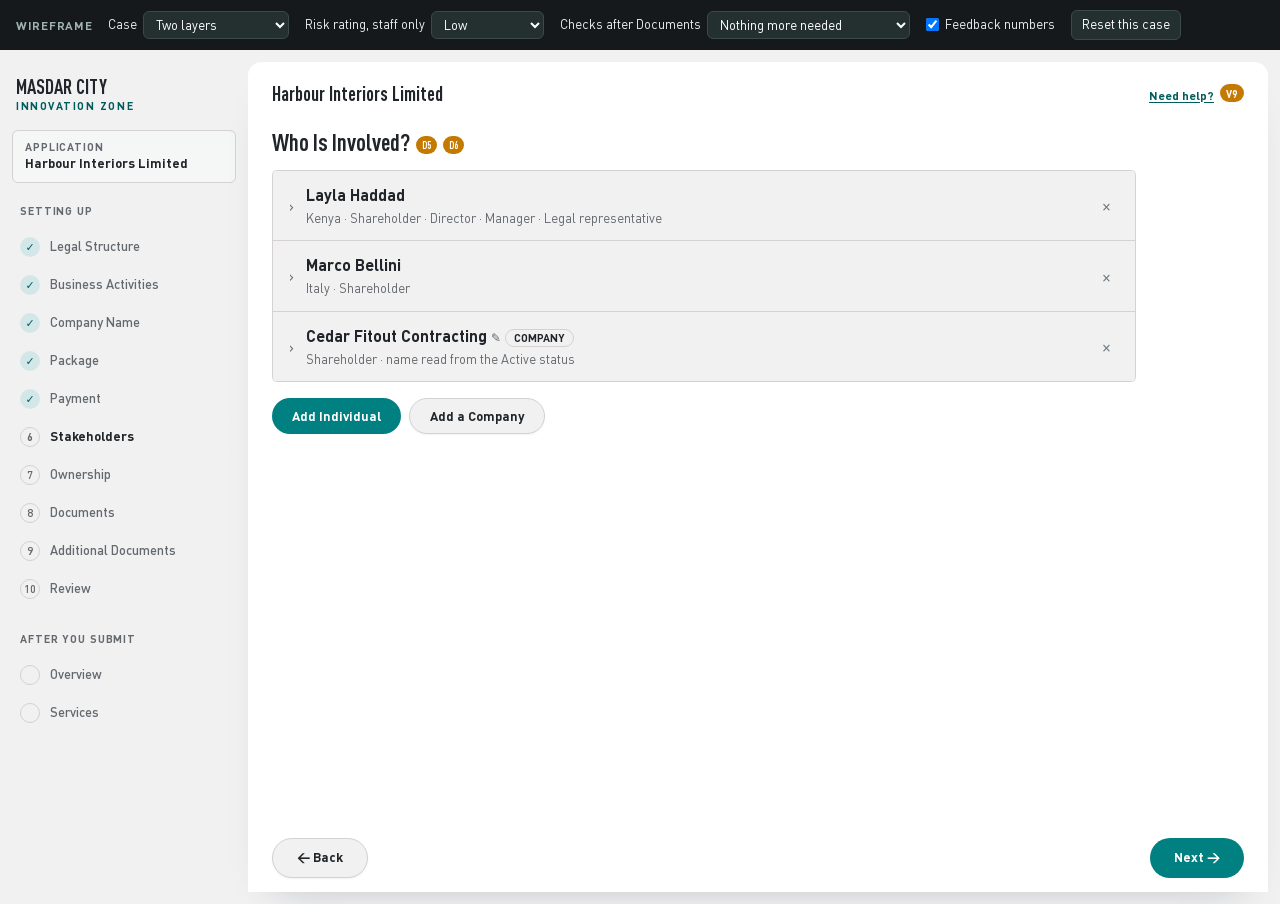
<file: registration/index.html>
<!doctype html>
<html lang="en" class="light">
<head>
<meta charset="utf-8">
<meta name="viewport" content="width=device-width,initial-scale=1">
<title>Company Registration Flow</title>
<link rel="stylesheet" href="assets/app.css">
<style>
/* Wireframe-only pieces. Variables are prefixed so they never collide with stageapp's own. */
:root{--w-ink:#16191b;--w-ink2:#3b4246;--w-mute:#6b757b;--w-line:#e3e6e8;--w-line2:#eef0f1;--w-teal:#3f6f6d;--w-tealbg:#eaf2f1;--w-amber:#8a6100;--w-amberbg:#fdf5e3;--w-red:#b3261e}
body{background:var(--background)}
.wbar{display:flex;flex-wrap:wrap;gap:10px 16px;align-items:center;padding:10px 16px;background:#16191b;color:#e9eeee;font-size:13px}
.wbar b{font-size:12px;letter-spacing:.06em;color:#9fb3b3}
.wbar select{background:#24302f;color:#fff;border:1px solid #3a4a49;border-radius:6px;padding:4px 8px;font:inherit}
.wbar label{display:flex;gap:6px;align-items:center}
.wbar button{background:#24302f;color:#fff;border:1px solid #3a4a49;border-radius:6px;padding:4px 10px;font:inherit;cursor:pointer}
.fb{display:inline-flex;align-items:center;justify-content:center;height:18px;padding:0 6px;border-radius:100px;background:#c47a00;color:#fff;font-size:10.5px;font-weight:700;margin-left:6px;vertical-align:2px;letter-spacing:0;white-space:nowrap}
body.nofb .fb{display:none}
.shell{display:flex;min-height:calc(100dvh - 46px);width:100%}
.wf-side{width:248px;flex:none}
@media (max-width:1023px){.wf-side{display:none!important}}
.err{color:var(--w-red);font-size:13px}
.bad-in{border-color:var(--w-red)!important}
/* Ownership step components */
.fc{border:1px solid var(--w-line);border-radius:12px;padding:16px 18px;background:#fff}
.fc h3{font-size:15px;margin:0;font-weight:700}
.fc.warn{background:var(--w-amberbg);border-color:#efe0b8}
.fs{font-size:13px;color:var(--w-mute);margin:3px 0 8px}
.capline{display:flex;align-items:center;gap:8px;flex-wrap:wrap;color:var(--w-ink2);font-size:14px;margin:8px 0 6px;padding-bottom:10px;border-bottom:1px solid var(--w-line2)}
.capline b{margin-left:auto;color:var(--w-ink);font-size:15px}
.num{width:76px;border:1px solid var(--w-line);border-radius:8px;padding:6px 8px;font:inherit;text-align:right;font-variant-numeric:tabular-nums;background:#fff}
.fr{display:flex;justify-content:space-between;align-items:center;gap:12px;padding:8px 0;border-bottom:1px solid var(--w-line2)}
.fr:last-of-type{border-bottom:0}
.fr>span:first-child{display:flex;align-items:center;gap:9px;min-width:0;flex:1}
.fr em{font-style:normal;font-size:11px;color:var(--w-mute);border:1px solid var(--w-line);border-radius:100px;padding:0 7px;white-space:nowrap}
.fr.low>span:first-child{color:var(--w-mute)}
.fv{display:flex;align-items:center;gap:12px;flex:none}
.fe{min-width:64px;text-align:right;font-weight:700;font-variant-numeric:tabular-nums}
.fe small{display:block;font-size:11px;font-weight:400;color:var(--w-mute);white-space:nowrap}
.fr.low .fe{color:var(--w-mute)}
.fh{display:flex;justify-content:space-between;gap:12px;font-size:11.5px;color:var(--w-mute);font-weight:700;padding:6px 0 4px;border-bottom:1px solid var(--w-line2)}
.fh .h1{width:70px;text-align:right}.fh .xs{width:22px}
.dot{width:9px;height:9px;border-radius:50%;flex:none;display:inline-block}
.x{border:0;background:none;width:26px;height:26px;border-radius:50%;font-size:17px;line-height:1;color:var(--w-mute);cursor:pointer;flex:none}
.x:hover{background:var(--w-line2);color:var(--w-ink)}
.pctin{display:inline-flex;align-items:center;border:1px solid var(--w-line);border-radius:8px;background:#fff}
.pctin input{border:0;width:44px;text-align:right;padding:6px 2px 6px 8px;font:inherit;outline:0;background:transparent;font-variant-numeric:tabular-nums}
.pctin span{padding-right:9px;color:var(--w-mute)}
.nmin{border:1px solid transparent;background:transparent;font:inherit;color:inherit;padding:3px 6px;margin-left:-6px;border-radius:6px;min-width:0;max-width:100%}
.nmin:hover{border-color:var(--w-line)}
.nmin:focus{outline:0;border-color:var(--w-teal);background:#fff}
.src{display:flex;align-items:center;gap:10px;flex-wrap:wrap;font-size:13px;color:var(--w-mute);background:#f7f8f8;border-radius:8px;padding:8px 10px;margin:2px 0 8px}
.src b{color:var(--w-ink2)}
.up{border:1px solid var(--w-teal);color:var(--w-teal);background:#fff;border-radius:100px;padding:4px 12px;font-size:12.5px;font-weight:700;cursor:pointer;white-space:nowrap}
.up.ghost{border-color:var(--w-line);color:var(--w-ink2);font-weight:600}
.fa{display:flex;gap:4px;margin-top:8px;flex-wrap:wrap;align-items:center}
.lnk{border:0;background:none;color:var(--w-teal);font-weight:700;font-size:13px;cursor:pointer;padding:4px 10px 4px 0}
.nobody{display:inline-flex;gap:6px;align-items:center;font-size:12.5px;color:var(--w-mute);margin-left:8px;flex-wrap:wrap}
.pill{border:1px solid var(--w-line);border-radius:100px;padding:4px 11px;font:inherit;font-size:12px;background:#fff;cursor:pointer;color:var(--w-ink2)}
.pill.on{border-color:var(--w-teal);background:var(--w-tealbg);color:var(--w-teal);font-weight:700}
.addwrap{position:relative;display:inline-block}
.amenu{position:absolute;left:0;top:calc(100% + 4px);z-index:20;background:#fff;border:1px solid var(--w-line);border-radius:10px;box-shadow:0 8px 24px -12px rgba(16,24,32,.25);padding:4px;min-width:250px;display:flex;flex-direction:column}
.amenu button{border:0;background:none;text-align:left;padding:8px 10px;border-radius:6px;font:inherit;font-size:13px;cursor:pointer}
.amenu button:hover{background:var(--w-tealbg)}
.amenu em{font-style:normal;font-size:11px;color:var(--w-mute);margin-left:8px}
.amh{font-size:11px;color:var(--w-mute);padding:8px 10px 2px;border-top:1px solid var(--w-line2);margin-top:4px}
.org{overflow-x:auto;padding:4px 0 6px}
.org ul{display:flex;justify-content:center;margin:0;padding:22px 0 0;position:relative;list-style:none}
.org>ul{padding-top:0;width:max-content;min-width:100%}
.org li{list-style:none;position:relative;padding:22px 5px 0;display:flex;flex-direction:column;align-items:center}
.org li::before,.org li::after{content:'';position:absolute;top:0;right:50%;width:50%;height:22px;border-top:1px solid #c9d0d4}
.org li::after{right:auto;left:50%;border-left:1px solid #c9d0d4}
.org li:only-child::before,.org li:only-child::after{display:none}
.org li:only-child{padding-top:0}
.org li:first-child::before,.org li:last-child::after{border:0}
.org li:last-child::before{border-right:1px solid #c9d0d4;border-radius:0 6px 0 0}
.org li:first-child::after{border-radius:6px 0 0 0}
.org ul ul::before{content:'';position:absolute;top:0;left:50%;border-left:1px solid #c9d0d4;height:22px}
.nd{position:relative;border:1px solid var(--w-line);border-top:3px solid var(--c);border-radius:9px;background:#fff;padding:9px 12px 8px;min-width:118px;max-width:168px;text-align:center}
.nd b{display:block;font-size:12.5px;line-height:1.3}
.nd small{display:block;font-size:11px;color:var(--w-mute);margin-top:2px;line-height:1.3}
.nd .pp{position:absolute;top:-10px;left:50%;transform:translateX(-50%);background:#fff;border:1px solid #c9d0d4;border-radius:100px;font-size:10.5px;font-weight:700;padding:0 7px;line-height:17px;white-space:nowrap}
.nd.root{background:#16191b;border-color:#16191b;color:#fff;padding:10px 16px}
.nd.bo{background:var(--w-amberbg)}
.nd.bo small{color:var(--w-amber);font-weight:700}
.nd.dim{border-style:dashed;background:#fafbfb}
.nd.dim b{color:var(--w-mute);font-weight:600}
.facts{margin:10px 0 0;display:grid;gap:4px}
.facts div{display:grid;grid-template-columns:200px minmax(0,1fr);gap:12px;padding:9px 0;border-top:1px solid var(--w-line2);font-size:14px}
.facts dt{color:var(--w-mute)}.facts dd{margin:0;font-weight:700}
.spin{width:16px;height:16px;border:2px solid #cfd8d8;border-top-color:var(--w-teal);border-radius:50%;animation:sp 1s linear infinite;display:inline-block}
@keyframes sp{to{transform:rotate(360deg)}}
.main-in{min-width:0}
@media (max-width:860px){.pgrid{grid-template-columns:minmax(0,1fr)!important}.pgrid>div:first-child nav{flex-direction:row!important;overflow-x:auto;gap:4px}.pgrid>div:first-child nav a{white-space:nowrap}.arow{grid-template-columns:110px minmax(0,1fr)!important;gap:10px!important}.nmin{flex:1;width:100%!important}.facts div{grid-template-columns:1fr;gap:2px}.fr{flex-wrap:wrap;row-gap:6px}.fr>span:first-child{flex:1 1 100%}.fv{margin-left:auto;gap:8px}.fh .fv{margin-left:0}.fh>span:first-child{flex:none}.fr em{display:none}}
</style>
</head>
<body>
<div class="wbar">
  <b>WIREFRAME</b>
  <label>Case <select id="w-case"></select></label>
  <label>Risk rating, staff only <select id="w-risk"><option>Low</option><option>Medium</option><option>Medium-high</option><option>High</option></select></label>
  <label>Checks after Documents <select id="w-check"><option value="none">Nothing more needed</option><option value="uid">Immigration record not found</option><option value="hit">Screening match</option></select></label>
  <label><input type="checkbox" id="w-fb" checked> Feedback numbers</label>
  <button id="w-reset">Reset this case</button>
</div>
<div class="shell">
  <aside class="wf-side flex-col">
    <div class="flex h-14 shrink-0 items-center px-4 lg:mt-3 lg:pt-[9px]"><a class="block min-w-0 no-underline"><span class="block font-display text-xl leading-none font-bold uppercase text-foreground">Masdar City</span><span class="mt-[3px] block text-xs leading-none font-bold tracking-[0.14em] uppercase text-brand-text">Innovation Zone</span></a></div>
    <div class="shrink-0 px-3 pt-3 pb-2"><div class="flex w-full items-center gap-2 rounded-md border border-border bg-muted px-3 py-2 text-left"><span class="min-w-0 flex-1"><span class="block text-xs font-bold tracking-[0.08em] uppercase text-muted-foreground">Application</span><span class="block truncate text-base font-bold text-foreground" id="side-co"></span></span></div></div>
    <div class="px-3 py-3"><nav class="flex flex-col gap-6" id="nav"></nav></div>
  </aside>
  <div class="flex min-h-0 min-w-0 flex-1 flex-col bg-canvas shadow-card lg:my-3 lg:mr-3 lg:rounded-xl">
    <header class="flex min-h-14 shrink-0 items-center gap-3 px-4 pt-5 pb-3 lg:px-6"><div class="min-w-0 flex-1"><h1 class="truncate text-xl leading-none" id="head-co"></h1></div><div class="relative" id="help"></div></header>
    <main class="min-h-0 flex-1 px-4 pt-3 pb-6 lg:px-6"><div class="w-full max-w-[1440px] main-in" id="screen"></div></main>
    <div class="shrink-0 bg-canvas px-4 lg:px-6" id="navbar"><div class="flex items-center justify-between gap-3 py-3.5">
      <button class="inline-flex items-center justify-center gap-2 rounded-pill text-base font-bold border bg-background shadow-xs h-10 px-6 py-2" data-nav="-1">← Back</button>
      <button class="inline-flex items-center justify-center gap-2 rounded-pill text-base font-bold bg-brand-strong text-brand-foreground h-10 px-6 py-2" data-nav="1" id="next">Next →</button></div></div>
  </div>
</div>
<script>
/* ---------- Cases (names invented) ---------- */
const R=(sh,dir,mgr,lr)=>({sh:!!sh,dir:!!dir,mgr:!!mgr,lr:!!lr});
const CASES={
  one:{label:'One owner',type:'llc',company:'Cedar Studio Limited',arabic:'سيدار ستوديو ليمتد',activity:'Graphic Design',capital:{shares:100,value:1000},
    P:{priya:{name:'Priya Raman',nat:'India',uae:true,roles:R(1,1,1,1)}},C:{},shares:{priya:100},owners:{}},
  founders:{label:'Three founders',type:'llc',company:'Lumen Labs Limited',arabic:'لومن لابس ليمتد',activity:'Software Development',capital:{shares:100,value:1000},
    P:{dan:{name:'Daniel Okafor',nat:'Nigeria',uae:true,roles:R(1,1,0,1)},sof:{name:'Sofia Marquez',nat:'Spain',uae:false,roles:R(1,1,0,0)},hir:{name:'Hiroshi Tanaka',nat:'Japan',uae:false,roles:R(1,0,0,0)},ais:{name:'Aisha Farouk',nat:'Egypt',uae:false,roles:R(0,0,1,0)}},
    C:{},shares:{dan:40,sof:35,hir:25},owners:{}},
  sub:{label:'Subsidiary',type:'llc',company:'Northgate Middle East Limited',arabic:'نورثغيت ميدل ايست ليمتد',activity:'Management Consultancy',capital:{shares:100,value:1000},
    P:{rav:{name:'Ravi Menon',nat:'India',uae:true,roles:R(0,1,1,1)},hel:{name:'Helen Carter',nat:'United Kingdom',uae:false},mar:{name:'Mark Ellis',nat:'United Kingdom',uae:false}},
    C:{ng:{name:'Northgate Holdings Ltd',reg:'Outside the UAE',signer:'hel',docs:{id:'northgate-certificate-of-incorporation.pdf',own:'northgate-share-register.pdf'}}},
    shares:{ng:100},owners:{ng:[{id:'hel',pct:50},{id:'mar',pct:50}]}},
  branch:{label:'Branch',type:'branch',company:'Alder & Finch GmbH - Branch',activity:'Engineering Consultancy',parent:'af',
    P:{kar:{name:'Karim Mansour',nat:'Jordan',uae:true,roles:{mgr:true,lr:true}},ele:{name:'Elena Novak',nat:'Germany',uae:false},tom:{name:'Tomas Berg',nat:'Sweden',uae:false}},
    C:{af:{name:'Alder & Finch GmbH',reg:'Outside the UAE',signer:'ele',docs:{id:'alder-finch-certificate-of-incorporation.pdf',moa:'alder-finch-articles.pdf',own:'alder-finch-registry-extract.pdf'}}},
    shares:{},owners:{af:[{id:'ele',pct:60},{id:'tom',pct:40}]}},
  multi:{label:'Two layers',type:'llc',company:'Harbour Interiors Limited',arabic:'هاربر انتيريورز ليمتد',activity:'Interior Design Consultancy',capital:{shares:100,value:1000},
    P:{lay:{name:'Layla Haddad',nat:'Kenya',uae:true,roles:R(1,1,1,1)},mar:{name:'Marco Bellini',nat:'Italy',uae:false,roles:R(1,0,0,0)},oma:{name:'Omar Khalil',nat:'Syria',uae:true},jam:{name:'James Whitfield',nat:'Australia',uae:true}},
    C:{cf:{name:'Cedar Fitout Contracting',reg:'Mainland',signer:'oma',docs:{id:'cedar-fitout-trade-licence.pdf',own:'cedar-fitout-share-distribution.pdf'}},nh:{name:'Northgate Holdings Limited',reg:'UAE free zone',docs:{ext:'northgate-incumbency-letter.pdf'}},bv:{name:'Bluefin Ventures Limited',reg:'UAE free zone'}},
    shares:{lay:25,mar:5,cf:70},owners:{cf:[{id:'nh',pct:80},{id:'bv',pct:20}],nh:[{id:'jam',pct:100}]}},
  listed:{label:'Listed shareholder',type:'llc',company:'Solace Energy Limited',arabic:'سولاس انرجي ليمتد',activity:'Renewable Energy Consultancy',capital:{shares:100,value:1000},
    P:{nad:{name:'Nadia Rahman',nat:'Bangladesh',uae:true,roles:R(1,1,1,1)},pet:{name:'Peter Lindqvist',nat:'Sweden',uae:false},gra:{name:'Grace Mwangi',nat:'Kenya',uae:true}},
    C:{gh:{name:'Gulf Horizon Energy PJSC',reg:'Mainland',signer:'pet',listed:'Publicly listed',exec:'gra',docs:{id:'gulf-horizon-trade-licence.pdf'}}},
    shares:{gh:51,nad:49},owners:{}},
  nobody:{label:'Nobody at 25%',type:'llc',company:'Five Oaks Consulting Limited',arabic:'فايف اوكس كونسلتينج ليمتد',activity:'Business Consultancy',capital:{shares:100,value:1000},
    P:{omr:{name:'Omar Siddiqui',nat:'Pakistan',uae:true,roles:R(1,1,1,1)},len:{name:'Lena Fischer',nat:'Germany',uae:false,roles:R(1,1,0,0)},arj:{name:'Arjun Patel',nat:'India',uae:true,roles:R(1,0,0,0)},chl:{name:'Chloe Martin',nat:'France',uae:false,roles:R(1,0,0,0)},yus:{name:'Yusuf Demir',nat:'Turkey',uae:false,roles:R(1,0,0,0)}},
    C:{},shares:{omr:20,len:20,arj:20,chl:20,yus:20},owners:{},controller:'omr'}
};
const ORDER=['one','founders','sub','branch','multi','listed','nobody'];
const NATS=['Australia','Bangladesh','Egypt','France','Germany','India','Italy','Japan','Jordan','Kenya','Nigeria','Pakistan','Spain','Sweden','Syria','Turkey','United Arab Emirates','United Kingdom'];
const ROLE={sh:'Shareholder',dir:'Director',mgr:'Manager',lr:'Legal representative'};
const LIMIT={sh:99,dir:6,mgr:1,lr:1};
const TH=25;
const STEPS=[['legal','Legal Structure'],['activities','Business Activities'],['name','Company Name'],['package','Package'],['payment','Payment'],['stake','Stakeholders'],['own','Ownership'],['docs','Documents'],['addl','Additional Documents'],['review','Review']];
const AFTER=[['overview','Overview'],['services','Services']];
const SL=()=>W.struct==='free'?STEPS.filter(([k])=>k!=='manager'):STEPS;
const ALLF=()=>[...SL(),...AFTER];
const D=JSON.parse(JSON.stringify(CASES));
let K='multi', SCREEN='stake', OPEN={}, MENU=null, W={risk:'Low',check:'none',stage:0,visa:false,pre:false,preRes:'wait',preRound:1,mgr:{}};
const c=()=>D[K];
const fmt=x=>(Math.round(x*10)/10).toString()+'%';
const esc=s=>String(s).replace(/&/g,'&amp;').replace(/</g,'&lt;').replace(/"/g,'&quot;');
const isBranch=()=>c().type==='branch';
const fb=n=>`<span class="fb">${n}</span>`;
const nameOf=id=>(c().P[id]||c().C[id]).name;
const roleText=p=>Object.entries(p.roles||{}).filter(([,v])=>v).map(([k])=>ROLE[k]).join(' · ');

/* ---------- Ownership rules ---------- */
function compute(){
  const x=c(), eff={}, traced={}, execs={};
  const sh=Object.keys(x.shares); if(!isBranch() && sh.length===1) x.shares[sh[0]]=x.capital.shares;
  const total=Object.values(x.shares).reduce((a,b)=>a+(+b||0),0);
  const add=(id,e)=>eff[id]=(eff[id]||0)+e;
  function walk(cid,e){const co=x.C[cid];
    if(co.listed){ if(co.exec) execs[co.exec]=cid; traced[cid]=e; return }
    if(e<TH) return; traced[cid]=e;
    (x.owners[cid]||[]).forEach(o=>{const e2=e*(+o.pct||0)/100; add(o.id,e2); if(x.C[o.id]) walk(o.id,e2)})}
  const top=isBranch()?{[x.parent]:100}:Object.fromEntries(Object.entries(x.shares).map(([id,s])=>[id,(+s||0)/(x.capital.shares||1)*100]));
  Object.entries(top).forEach(([id,e])=>{add(id,e); if(x.C[id]) walk(id,e)});
  const bo={};
  Object.entries(eff).forEach(([id,e])=>{ if(x.P[id] && e>=TH-1e-9) bo[id]='owns'});
  Object.keys(execs).forEach(id=>{ if(!bo[id]) bo[id]='runs'});
  const needController=!Object.keys(bo).length && (isBranch()||Object.keys(x.shares).length>0);
  if(needController && x.controller && x.P[x.controller]) bo[x.controller]='controls';
  return {eff,traced,execs,bo,needController,top,total};
}
const funds=()=>W.risk==='Medium-high'||W.risk==='High'||(!isBranch()&&c().capital.shares*c().capital.value>100000);
function boWhy(id,m){const w=m.bo[id];
  if(w==='runs') return `Beneficial owner · runs ${c().C[m.execs[id]].name}`;
  if(w==='controls') return 'Beneficial owner · controls the company';
  return `Beneficial owner · ${fmt(m.eff[id])}`}

/* ---------- What a company uploads, from stageapp's own lists ---------- */
const REG={'Mainland':'Mainland','UAE free zone':'A UAE free zone','Outside the UAE':'Outside the UAE'};
const AS={key:'id',role:'id',label:'Active status',hint:'Your trade licence or certificate of incorporation. A registry extract, certificate of good standing or certificate of incumbency also works, from the last 12 months.'};
const SD={key:'own',role:'owners',label:'Share distribution',hint:'Your list of shareholders, from the registrar or notarised. A share certificate, registry extract or certificate of incumbency also works.'};
const MOA={key:'moa',label:'Memorandum of Association',hint:'Only have one of the two? Upload it in both.'};
const AOA={key:'aoa',label:'Articles of Association',hint:'In the US, the bylaws.'};
function slotsFor(co,isParent){return isParent?[AS,MOA,AOA,SD]:[AS,SD]}
function docSlotsFor(co,isParent){return [AS,MOA,AOA,SD]}
const EXT=null;
const isParentId=cid=>isBranch()&&cid===c().parent;
const ownersSlot=cid=>c().shares[cid]!=null||isParentId(cid)?slotsFor(c().C[cid],isParentId(cid)).find(x=>x.role==='owners'):SD;
const idSlot=cid=>slotsFor(c().C[cid],isParentId(cid)).find(x=>x.role==='id');
const fileOf=d=>typeof d==='string'?d:d?.file;

/* ---------- stageapp-styled pieces ---------- */
const card=(inner,cls='')=>`<div class="flex flex-col gap-4 rounded-card border bg-card p-6 text-card-foreground shadow-card ${cls}">${inner}</div>`;
const yn=(on,key,dis)=>`<div class="inline-flex w-fit overflow-hidden rounded-pill border border-border"><button class="h-8 px-4 text-base font-bold ${on?'bg-brand-strong text-brand-foreground':'text-muted-foreground'}" ${dis?'disabled style="opacity:.45"':''} data-yn="${key}:1">Yes</button><button class="h-8 px-4 text-base font-bold ${on?'text-muted-foreground':'bg-brand-strong text-brand-foreground'}" data-yn="${key}:0">No</button></div>`;
const row=(label,ctrl,sub='')=>`<div class="flex flex-wrap items-center justify-between gap-x-4 gap-y-2 px-4 py-2.5"><div class="min-w-0"><div class="text-md">${label}</div>${sub?`<div class="mt-0.5 text-sm text-muted-foreground">${sub}</div>`:''}</div><div class="shrink-0">${ctrl}</div></div>`;
const box=rows=>`<div class="divide-y divide-border overflow-hidden rounded-card border border-border bg-card">${rows}</div>`;
const lbl=t=>`<div class="mb-2 text-base font-bold text-muted-foreground">${t}</div>`;
const inp=(v,attr='',cls='')=>`<input class="h-10 w-full min-w-0 rounded-card border border-input bg-transparent px-3 py-1 text-field shadow-xs md:text-md ${cls}" value="${esc(v)}" ${attr}>`;
const sel=(attr,opts,cur)=>`<select class="h-9 rounded-pill border border-input bg-background px-3 text-base" ${attr}>${opts}</select>`;
const natSel=id=>sel(`data-nat="${id}"`,`<option value="" ${c().P[id].nat?'':'selected'}>Choose</option>${NATS.map(n=>`<option ${c().P[id].nat===n?'selected':''}>${n}</option>`).join('')}`);
const btn=(t,solid,attr='')=>`<button class="inline-flex items-center justify-center gap-2 rounded-pill text-base font-bold h-9 px-5 whitespace-nowrap ${solid?'bg-brand-strong text-brand-foreground':'border bg-background shadow-xs'}" ${attr}>${t}</button>`;
const title=t=>`<header><h2 class="text-2xl">${t}</h2></header>`;
const wrap=inner=>`<div class="flex w-full max-w-[54rem] flex-col gap-4 pb-6">${inner}</div>`;

/* ---------- 1 to 5 ---------- */
let __legalInit=false;
var ICO={"llc": "<svg viewBox=\"58 16 84 84\" class=\"block h-auto w-full\"><rect x=\"58\" y=\"16\" width=\"84\" height=\"84\" rx=\"16\" fill=\"var(--brand-subtle)\"></rect><rect stroke=\"var(--brand)\" stroke-width=\"2\" fill=\"none\" stroke-linecap=\"round\" stroke-linejoin=\"round\" x=\"80\" y=\"36\" width=\"40\" height=\"46\" rx=\"2.5\"></rect><rect stroke=\"var(--brand)\" stroke-width=\"2\" fill=\"none\" stroke-linecap=\"round\" stroke-linejoin=\"round\" x=\"86\" y=\"43\" width=\"7\" height=\"7\" rx=\"1\"></rect><rect stroke=\"var(--brand)\" stroke-width=\"2\" fill=\"none\" stroke-linecap=\"round\" stroke-linejoin=\"round\" x=\"96.5\" y=\"43\" width=\"7\" height=\"7\" rx=\"1\"></rect><rect stroke=\"var(--brand)\" stroke-width=\"2\" fill=\"none\" stroke-linecap=\"round\" stroke-linejoin=\"round\" x=\"107\" y=\"43\" width=\"7\" height=\"7\" rx=\"1\"></rect><rect stroke=\"var(--brand)\" stroke-width=\"2\" fill=\"none\" stroke-linecap=\"round\" stroke-linejoin=\"round\" x=\"86\" y=\"55\" width=\"7\" height=\"7\" rx=\"1\"></rect><rect stroke=\"var(--brand)\" stroke-width=\"2\" fill=\"none\" stroke-linecap=\"round\" stroke-linejoin=\"round\" x=\"96.5\" y=\"55\" width=\"7\" height=\"7\" rx=\"1\"></rect><rect stroke=\"var(--brand)\" stroke-width=\"2\" fill=\"none\" stroke-linecap=\"round\" stroke-linejoin=\"round\" x=\"107\" y=\"55\" width=\"7\" height=\"7\" rx=\"1\"></rect><path stroke=\"var(--brand)\" stroke-width=\"2\" fill=\"none\" stroke-linecap=\"round\" stroke-linejoin=\"round\" d=\"M95 82v-10h10v10\"></path><path stroke=\"var(--brand)\" stroke-width=\"2\" fill=\"none\" stroke-linecap=\"round\" stroke-linejoin=\"round\" d=\"M72 82h56\"></path></svg>", "branch": "<svg viewBox=\"58 16 84 84\" class=\"block h-auto w-full\"><rect x=\"58\" y=\"16\" width=\"84\" height=\"84\" rx=\"16\" fill=\"var(--brand-subtle)\"></rect><rect stroke=\"var(--brand)\" stroke-width=\"2\" fill=\"none\" stroke-linecap=\"round\" stroke-linejoin=\"round\" x=\"72\" y=\"34\" width=\"30\" height=\"48\" rx=\"2.5\"></rect><rect stroke=\"var(--brand)\" stroke-width=\"2\" fill=\"none\" stroke-linecap=\"round\" stroke-linejoin=\"round\" x=\"78\" y=\"41\" width=\"7\" height=\"7\" rx=\"1\"></rect><rect stroke=\"var(--brand)\" stroke-width=\"2\" fill=\"none\" stroke-linecap=\"round\" stroke-linejoin=\"round\" x=\"89\" y=\"41\" width=\"7\" height=\"7\" rx=\"1\"></rect><rect stroke=\"var(--brand)\" stroke-width=\"2\" fill=\"none\" stroke-linecap=\"round\" stroke-linejoin=\"round\" x=\"78\" y=\"53\" width=\"7\" height=\"7\" rx=\"1\"></rect><rect stroke=\"var(--brand)\" stroke-width=\"2\" fill=\"none\" stroke-linecap=\"round\" stroke-linejoin=\"round\" x=\"89\" y=\"53\" width=\"7\" height=\"7\" rx=\"1\"></rect><path stroke=\"var(--brand)\" stroke-width=\"2\" fill=\"none\" stroke-linecap=\"round\" stroke-linejoin=\"round\" d=\"M102 66h8\"></path><rect stroke=\"var(--brand)\" stroke-width=\"2\" fill=\"var(--brand-subtle)\" stroke-linecap=\"round\" stroke-linejoin=\"round\" x=\"110\" y=\"52\" width=\"22\" height=\"30\" rx=\"2.5\"></rect><rect stroke=\"var(--brand)\" stroke-width=\"2\" fill=\"none\" stroke-linecap=\"round\" stroke-linejoin=\"round\" x=\"116\" y=\"59\" width=\"6.5\" height=\"6.5\" rx=\"1\"></rect><path stroke=\"var(--brand)\" stroke-width=\"2\" fill=\"none\" stroke-linecap=\"round\" stroke-linejoin=\"round\" d=\"M66 82h70\"></path></svg>", "free": "<svg viewBox=\"58 16 84 84\" class=\"block h-auto w-full\"><rect x=\"58\" y=\"16\" width=\"84\" height=\"84\" rx=\"16\" fill=\"var(--brand-subtle)\"></rect><circle stroke=\"var(--brand)\" stroke-width=\"2\" fill=\"none\" stroke-linecap=\"round\" stroke-linejoin=\"round\" cx=\"100\" cy=\"36\" r=\"8\"></circle><path stroke=\"var(--brand)\" stroke-width=\"2\" fill=\"none\" stroke-linecap=\"round\" stroke-linejoin=\"round\" d=\"M87 56c1.5-8 6.5-12 13-12s11.5 4 13 12\"></path><rect stroke=\"var(--brand)\" stroke-width=\"2\" fill=\"var(--card)\" stroke-linecap=\"round\" stroke-linejoin=\"round\" x=\"85\" y=\"55\" width=\"30\" height=\"18\" rx=\"2\"></rect><rect x=\"76\" y=\"75\" width=\"48\" height=\"6\" rx=\"3\" fill=\"var(--brand)\" opacity=\".45\"></rect></svg>", "pre": "<svg viewBox=\"58 16 84 84\" class=\"block h-auto w-full\"><rect x=\"58\" y=\"16\" width=\"84\" height=\"84\" rx=\"16\" fill=\"var(--brand-subtle)\"></rect><path stroke=\"var(--brand)\" stroke-width=\"2\" fill=\"none\" stroke-linecap=\"round\" stroke-linejoin=\"round\" d=\"M100 32l18 7v13c0 13-8 22-18 26c-10-4-18-13-18-26V39z\"></path><path stroke=\"var(--brand)\" stroke-width=\"2\" fill=\"none\" stroke-linecap=\"round\" stroke-linejoin=\"round\" d=\"M92 55l6 6l11-12\"></path></svg>", "nopre": "<svg viewBox=\"58 16 84 84\" class=\"block h-auto w-full\"><rect x=\"58\" y=\"16\" width=\"84\" height=\"84\" rx=\"16\" fill=\"var(--brand-subtle)\"></rect><path stroke=\"var(--brand)\" stroke-width=\"2\" fill=\"none\" stroke-linecap=\"round\" stroke-linejoin=\"round\" d=\"M74 58h44\"></path><path stroke=\"var(--brand)\" stroke-width=\"2\" fill=\"none\" stroke-linecap=\"round\" stroke-linejoin=\"round\" d=\"M106 46l12 12l-12 12\"></path></svg>"};
var card2=(k,t,line,on,more,attr)=>`<section class="overflow-hidden rounded-card border bg-card shadow-card transition-colors ${on?'border-brand ring-1 ring-brand':'border-border hover:border-brand-border'}"><button type="button" ${attr} class="flex w-full items-start gap-5 px-6 pt-5 ${more?'pb-3':'pb-5'} text-left"><span class="mt-0.5 size-[17px] flex-none rounded-full transition-colors ${on?'border-[5px] border-brand':'border-[1.5px] border-input'}"></span><span class="min-w-0 flex-1"><span class="block text-lg font-bold">${t}</span><span class="mt-1.5 block max-w-[46ch] text-base text-muted-foreground">${line}</span></span><span class="hidden w-[84px] flex-none sm:block">${ICO[k]}</span></button>${more?`<div class="px-6 pb-5 sm:pl-[61px]"><button type="button" data-more="${k}" class="flex items-center gap-1.5 text-base font-medium text-muted-foreground">${OPEN['more:'+k]?'Show less':'Show more'} <span>${OPEN['more:'+k]?'⌃':'⌄'}</span></button>${OPEN['more:'+k]?`<ul class="mt-2 flex flex-col gap-1.5 text-base text-muted-foreground" style="list-style:disc;padding-left:18px;max-width:60ch">${more.map(l=>`<li>${l}</li>`).join('')}</ul>`:''}</div>`:''}</section>`;
window.__card2=card2;
function startChoice(){
  const radio=on=>`<span style="display:inline-block;width:18px;height:18px;border-radius:50%;flex-shrink:0;box-sizing:border-box;border:${on?'5px solid var(--brand-strong)':'1.5px solid var(--border)'};background:var(--card)"></span>`;
  const tile=(k,t,line,price)=>{const on=(k==='pre')===!!W.pre;return `<button type="button" data-legal="${k}" class="flex w-full items-start gap-3 rounded-card border bg-card px-5 py-4 text-left shadow-card transition-colors ${on?'border-brand ring-1 ring-brand':'border-border hover:border-brand-border'}"><span class="mt-0.5">${radio(on)}</span><span class="min-w-0 flex-1"><span class="flex items-baseline justify-between gap-3"><span class="text-md font-bold text-foreground">${t}</span>${price?`<span class="shrink-0 text-base font-bold tabular text-foreground">${price}</span>`:''}</span><span class="mt-1 block text-base text-muted-foreground">${line}</span></span></button>`};
  return `<section><header><h2 class="text-xl">How Do You Want to Start?${fb('Pre')}</h2></header><div class="mt-4"><div class="grid gap-3 sm:grid-cols-2">${tile('nopre','Pay for the licence now','Choose your package and pay. Registration continues straight away.')}${tile('pre','Get pre-approval first','ICP check the manager and hold your company name for 60 days. Choose and pay for your package after approval.','AED 500')}</div></div></section>`;
}
function legal(){
  const opts=[['llc','Limited Liability Company (LLC)',['An LLC is a separate legal entity from its owners. A shareholder’s liability is limited to their share capital.','It must have at least one shareholder, one manager, one director and one legal representative. One person can hold all of these roles.','The manager, director and legal representative must be individuals. The shareholder can be an individual or a company.']],
    ['branch','Branch of an Existing Company',['A branch is an extension of an existing company (the parent company), which can be registered in the UAE or overseas.','A branch is not a separate legal entity, so the parent company remains fully responsible for its obligations.','It has no shareholders or directors, is run by a manager, and operates under the parent company’s registered name.']],
    ['free','Freelancer Permit',['A Freelancer Permit allows an individual to carry out approved activities under their own name.','It is issued to one person and is not a separate legal entity, so the permit holder is personally liable.','It does not include shareholders, partners, directors or a manager, and the holder cannot hire employees.']]];
  const ICO={"llc": "<svg viewBox=\"58 16 84 84\" class=\"block h-auto w-full\"><rect x=\"58\" y=\"16\" width=\"84\" height=\"84\" rx=\"16\" fill=\"var(--brand-subtle)\"></rect><rect stroke=\"var(--brand)\" stroke-width=\"2\" fill=\"none\" stroke-linecap=\"round\" stroke-linejoin=\"round\" x=\"80\" y=\"36\" width=\"40\" height=\"46\" rx=\"2.5\"></rect><rect stroke=\"var(--brand)\" stroke-width=\"2\" fill=\"none\" stroke-linecap=\"round\" stroke-linejoin=\"round\" x=\"86\" y=\"43\" width=\"7\" height=\"7\" rx=\"1\"></rect><rect stroke=\"var(--brand)\" stroke-width=\"2\" fill=\"none\" stroke-linecap=\"round\" stroke-linejoin=\"round\" x=\"96.5\" y=\"43\" width=\"7\" height=\"7\" rx=\"1\"></rect><rect stroke=\"var(--brand)\" stroke-width=\"2\" fill=\"none\" stroke-linecap=\"round\" stroke-linejoin=\"round\" x=\"107\" y=\"43\" width=\"7\" height=\"7\" rx=\"1\"></rect><rect stroke=\"var(--brand)\" stroke-width=\"2\" fill=\"none\" stroke-linecap=\"round\" stroke-linejoin=\"round\" x=\"86\" y=\"55\" width=\"7\" height=\"7\" rx=\"1\"></rect><rect stroke=\"var(--brand)\" stroke-width=\"2\" fill=\"none\" stroke-linecap=\"round\" stroke-linejoin=\"round\" x=\"96.5\" y=\"55\" width=\"7\" height=\"7\" rx=\"1\"></rect><rect stroke=\"var(--brand)\" stroke-width=\"2\" fill=\"none\" stroke-linecap=\"round\" stroke-linejoin=\"round\" x=\"107\" y=\"55\" width=\"7\" height=\"7\" rx=\"1\"></rect><path stroke=\"var(--brand)\" stroke-width=\"2\" fill=\"none\" stroke-linecap=\"round\" stroke-linejoin=\"round\" d=\"M95 82v-10h10v10\"></path><path stroke=\"var(--brand)\" stroke-width=\"2\" fill=\"none\" stroke-linecap=\"round\" stroke-linejoin=\"round\" d=\"M72 82h56\"></path></svg>", "branch": "<svg viewBox=\"58 16 84 84\" class=\"block h-auto w-full\"><rect x=\"58\" y=\"16\" width=\"84\" height=\"84\" rx=\"16\" fill=\"var(--brand-subtle)\"></rect><rect stroke=\"var(--brand)\" stroke-width=\"2\" fill=\"none\" stroke-linecap=\"round\" stroke-linejoin=\"round\" x=\"72\" y=\"34\" width=\"30\" height=\"48\" rx=\"2.5\"></rect><rect stroke=\"var(--brand)\" stroke-width=\"2\" fill=\"none\" stroke-linecap=\"round\" stroke-linejoin=\"round\" x=\"78\" y=\"41\" width=\"7\" height=\"7\" rx=\"1\"></rect><rect stroke=\"var(--brand)\" stroke-width=\"2\" fill=\"none\" stroke-linecap=\"round\" stroke-linejoin=\"round\" x=\"89\" y=\"41\" width=\"7\" height=\"7\" rx=\"1\"></rect><rect stroke=\"var(--brand)\" stroke-width=\"2\" fill=\"none\" stroke-linecap=\"round\" stroke-linejoin=\"round\" x=\"78\" y=\"53\" width=\"7\" height=\"7\" rx=\"1\"></rect><rect stroke=\"var(--brand)\" stroke-width=\"2\" fill=\"none\" stroke-linecap=\"round\" stroke-linejoin=\"round\" x=\"89\" y=\"53\" width=\"7\" height=\"7\" rx=\"1\"></rect><path stroke=\"var(--brand)\" stroke-width=\"2\" fill=\"none\" stroke-linecap=\"round\" stroke-linejoin=\"round\" d=\"M102 66h8\"></path><rect stroke=\"var(--brand)\" stroke-width=\"2\" fill=\"var(--brand-subtle)\" stroke-linecap=\"round\" stroke-linejoin=\"round\" x=\"110\" y=\"52\" width=\"22\" height=\"30\" rx=\"2.5\"></rect><rect stroke=\"var(--brand)\" stroke-width=\"2\" fill=\"none\" stroke-linecap=\"round\" stroke-linejoin=\"round\" x=\"116\" y=\"59\" width=\"6.5\" height=\"6.5\" rx=\"1\"></rect><path stroke=\"var(--brand)\" stroke-width=\"2\" fill=\"none\" stroke-linecap=\"round\" stroke-linejoin=\"round\" d=\"M66 82h70\"></path></svg>", "free": "<svg viewBox=\"58 16 84 84\" class=\"block h-auto w-full\"><rect x=\"58\" y=\"16\" width=\"84\" height=\"84\" rx=\"16\" fill=\"var(--brand-subtle)\"></rect><circle stroke=\"var(--brand)\" stroke-width=\"2\" fill=\"none\" stroke-linecap=\"round\" stroke-linejoin=\"round\" cx=\"100\" cy=\"36\" r=\"8\"></circle><path stroke=\"var(--brand)\" stroke-width=\"2\" fill=\"none\" stroke-linecap=\"round\" stroke-linejoin=\"round\" d=\"M87 56c1.5-8 6.5-12 13-12s11.5 4 13 12\"></path><rect stroke=\"var(--brand)\" stroke-width=\"2\" fill=\"var(--card)\" stroke-linecap=\"round\" stroke-linejoin=\"round\" x=\"85\" y=\"55\" width=\"30\" height=\"18\" rx=\"2\"></rect><rect x=\"76\" y=\"75\" width=\"48\" height=\"6\" rx=\"3\" fill=\"var(--brand)\" opacity=\".45\"></rect></svg>", "pre": "<svg viewBox=\"58 16 84 84\" class=\"block h-auto w-full\"><rect x=\"58\" y=\"16\" width=\"84\" height=\"84\" rx=\"16\" fill=\"var(--brand-subtle)\"></rect><path stroke=\"var(--brand)\" stroke-width=\"2\" fill=\"none\" stroke-linecap=\"round\" stroke-linejoin=\"round\" d=\"M100 32l18 7v13c0 13-8 22-18 26c-10-4-18-13-18-26V39z\"></path><path stroke=\"var(--brand)\" stroke-width=\"2\" fill=\"none\" stroke-linecap=\"round\" stroke-linejoin=\"round\" d=\"M92 55l6 6l11-12\"></path></svg>", "nopre": "<svg viewBox=\"58 16 84 84\" class=\"block h-auto w-full\"><rect x=\"58\" y=\"16\" width=\"84\" height=\"84\" rx=\"16\" fill=\"var(--brand-subtle)\"></rect><path stroke=\"var(--brand)\" stroke-width=\"2\" fill=\"none\" stroke-linecap=\"round\" stroke-linejoin=\"round\" d=\"M74 58h44\"></path><path stroke=\"var(--brand)\" stroke-width=\"2\" fill=\"none\" stroke-linecap=\"round\" stroke-linejoin=\"round\" d=\"M106 46l12 12l-12 12\"></path></svg>"};
  const ONE={"llc": "A company in its own right, with shareholders and directors you appoint.", "branch": "Not a new company. It is an extension of one that already exists. For a separate company that your company owns outright, choose Limited Liability Company.", "free": "A permit issued to one person. It is not a company and has no shares."};
  const cur=W.struct==='free'?'free':isBranch()?'branch':'llc';
  const card2=(k,t,line,on,more,attr)=>`<section class="overflow-hidden rounded-card border bg-card shadow-card transition-colors ${on?'border-brand ring-1 ring-brand':'border-border hover:border-brand-border'}"><button type="button" ${attr} class="flex w-full items-start gap-5 px-6 pt-5 ${more?'pb-3':'pb-5'} text-left"><span class="mt-0.5 size-[17px] flex-none rounded-full transition-colors ${on?'border-[5px] border-brand':'border-[1.5px] border-input'}"></span><span class="min-w-0 flex-1"><span class="block text-lg font-bold">${t}</span><span class="mt-1.5 block max-w-[46ch] text-base text-muted-foreground">${line}</span></span><span class="hidden w-[84px] flex-none sm:block">${ICO[k]}</span></button>${more?`<div class="px-6 pb-5 sm:pl-[61px]"><button type="button" data-more="${k}" class="flex items-center gap-1.5 text-base font-medium text-muted-foreground">${OPEN['more:'+k]?'Show less':'Show more'} <span>${OPEN['more:'+k]?'⌃':'⌄'}</span></button>${OPEN['more:'+k]?`<ul class="mt-2 flex flex-col gap-1.5 text-base text-muted-foreground" style="list-style:disc;padding-left:18px;max-width:60ch">${more.map(l=>`<li>${l}</li>`).join('')}</ul>`:''}</div>`:''}</section>`;
  const structure=opts.map(([k,t,lines])=>card2(k,t,ONE[k],k===cur,lines,`data-legal="${k}"`)).join('');
  window.__card2=card2;
  const pre=W.preModal?`<div class="fixed inset-0 z-40 flex items-center justify-center p-4" style="background:rgba(16,24,24,.45)" data-premodal-bg><div class="w-full rounded-card border border-border bg-card p-6 shadow-card" style="max-width:34rem"><h2 class="text-2xl">Get Pre-approval First?</h2><p class="mt-1 text-base text-muted-foreground">Optional. You can register straight away.</p><div class="mt-5 flex flex-col gap-3">${card2('nopre','No, register now','Go straight to the package and pay for the licence.',!W.pre,null,'data-legal="nopre"')}${card2('pre','Yes, clear the manager first','ICP check the manager and the name is reserved for 60 days. AED 500, separate from the package.',W.pre,null,'data-legal="pre"')}</div><div class="mt-5 flex justify-between">${btn('Cancel',false,'data-premodal="x"')}${btn('Continue',true,'data-premodal="go"')}</div></div></div>`:'';
  return `<div class="flex w-full max-w-[54rem] flex-col gap-6 pb-6"><section><header><h2 class="text-2xl">Choose a Legal Structure${fb('D1')}</h2></header><div class="mt-5 flex flex-col gap-3">${structure}</div></section>${pre}</div>`;
}
function activities(){
  return wrap(title('Business Activities')+card(`<div class="text-base font-bold text-muted-foreground">Your activities</div><div class="flex items-center justify-between border-t border-border pt-3"><b>${c().activity}</b><span class="text-sm text-muted-foreground">Included in the package</span></div>`));
}
function nameStep(){
  const x=c();
  if(isBranch()) return wrap(title('Parent Company')+card(`<div class="text-base font-bold text-muted-foreground">The branch will be registered as</div><b class="text-lg">${esc(x.company)}</b><p class="text-sm text-muted-foreground">“- Branch” is added for you.</p>`));
  return wrap(title('Company Name')+card(`<div class="grid gap-4 sm:grid-cols-2"><div>${lbl('Company name')}${inp(x.company.replace(/ Limited$/,''))}<p class="mt-2 text-sm text-muted-foreground">“Limited” is added for you.</p></div><div>${lbl('Arabic')}${inp(x.arabic,'dir="rtl"')}</div></div><div class="text-sm font-bold text-brand-text">✓ Available</div>`));
}
function pkg(after){
  const P=W.pk||(W.pk={visas:1,sh:3,yrs:1,pkg:'b1',cmp:false}), askPre=false, pre=false, b1=P.pkg!=='st';
  const PK={b1:{name:'Business One',buys:'3 activities, any number of shareholders',first:12510,after:17510},st:{name:'Startup',buys:'2 activities, 3 shareholders',first:16410,after:12260}};
  const cur=PK[b1?'b1':'st'], aed=n=>'AED '+n.toLocaleString();
  const ob='inline-flex shrink-0 cursor-pointer items-center justify-center rounded-full border bg-background shadow-xs size-8 text-base font-bold disabled:opacity-50';
  const pill='inline-flex h-8 shrink-0 items-center rounded-pill border bg-background px-4 text-base font-bold shadow-xs';
  const card='flex flex-col rounded-card border border-border bg-card text-card-foreground shadow-card p-0 gap-0';
  const step=(k,val,lbl,min,max)=>`<div class="flex items-center gap-2"><button class="${ob}" data-pk="${k}:-1" ${val<=min?'disabled':''} aria-label="Fewer">−</button><span class="text-center text-lg tabular ${k==='yrs'?'min-w-24 px-1':'w-8'}">${lbl}</span><button class="${ob}" data-pk="${k}:1" ${val>=max?'disabled':''} aria-label="More">+</button></div>`;
  const prow=(id,label,ctrl,below='')=>`<div id="${id}" class="border-b border-border px-5 py-4 last:border-b-0"><div class="flex flex-wrap items-center justify-between gap-x-6 gap-y-3"><div class="min-w-0 flex-1" style="flex-basis:16rem"><div class="font-bold text-foreground">${label}</div></div><div class="flex shrink-0 items-center gap-3">${ctrl}</div></div>${below}</div>`;
  const radio=on=>`<span style="display:inline-block;width:18px;height:18px;border-radius:50%;flex-shrink:0;box-sizing:border-box;border:${on?'5px solid var(--brand-strong)':'1.5px solid var(--border)'};background:var(--card)"></span>`;
  // how to start: two tiles, live card style
  // compare
  const col=k=>{const on=(k==='b1')===b1;return `<th class="p-0 text-left align-bottom" style="${on?'background:var(--brand-subtle)':''}"><button type="button" data-pkg="${k}" class="flex w-full items-center gap-2 px-3 py-2.5 text-left text-base font-bold ${on?'text-brand-text':'text-foreground'}">${radio(on)}${PK[k].name}</button></th>`};
  const cell=(k,v,bold)=>{const on=(k==='b1')===b1;return `<td class="px-3 py-2.5 align-top text-base tabular ${bold?'font-bold':''}" style="white-space:normal;${on?'background:var(--brand-subtle)':''}">${v}</td>`};
  const tr=(l,f,bold)=>`<tr class="border-t border-border"><td class="py-2.5 pr-3 align-top text-base text-muted-foreground" style="white-space:normal">${l}</td>${cell('b1',f(PK.b1),bold)}${cell('st',f(PK.st),bold)}</tr>`;
  const cmp=P.cmp?`<table class="mt-4 w-full table-fixed border-collapse"><colgroup><col style="width:28%"><col style="width:36%"><col style="width:36%"></colgroup><thead><tr><th></th>${col('b1')}${col('st')}</tr></thead><tbody>${tr('Includes',x=>x.buys)}${tr('First year',x=>aed(x.first),true)}${tr('Each year after',x=>aed(x.after))}</tbody></table>`:'';
  const approved=W.pre&&W.struct!=='free'?`<div class="flex items-center gap-3 rounded-card border border-success bg-success-subtle px-5 py-3"><span class="flex size-6 shrink-0 items-center justify-center rounded-full bg-success text-sm font-bold" style="color:var(--card)">✓</span><div class="min-w-0 flex-1 text-base"><b>Pre-approved</b><span class="text-muted-foreground"> · Company name held until 1 December 2026</span></div></div>`:'';
  const rows=`<div class="${card}">
    ${prow('visa-count','How many residence visas do you need?',step('visas',P.visas,P.visas,0,6))}
    ${isBranch()?'':prow('shareholder-count','How many shareholders?',step('sh',P.sh,P.sh,1,99))}
    ${prow('business-activities','Business activities',`<button type="button" class="inline-flex items-center gap-1 rounded-pill border border-dashed border-border px-2.5 py-1 text-sm font-bold text-muted-foreground">+ Add activity</button>`)}
    ${prow('licence-years','Licence length',step('yrs',P.yrs,P.yrs+(P.yrs>1?' years':' year'),1,b1?2:1))}
    ${prow('package','Package',`<span class="text-base font-bold">${cur.name}</span><button type="button" class="${pill}" data-pkcmp>${P.cmp?'Close':'Compare'}</button>`,cmp)}</div>`;
  // pre-approval: what happens, in the same row style
  const hrow=(n,t,v)=>`<div class="flex items-start gap-4 border-b border-border px-5 py-4 last:border-b-0"><span class="flex size-6 shrink-0 items-center justify-center rounded-full border border-border text-sm font-bold text-muted-foreground">${n}</span><div class="min-w-0 flex-1"><div class="font-bold text-foreground">${t}</div><div class="text-base text-muted-foreground">${v}</div></div></div>`;
  const steps=`<div class="${card}">${hrow(1,'Manager','Passport, residency, email and mobile')}${hrow(2,'Pay AED 500','Pre-approval and company name reservation')}${hrow(3,'ICP check','Approved, or choose a different manager')}${hrow(4,'Package','Choose and pay after approval')}</div>`;
  const left=`<div class="flex min-w-0 flex-col gap-4">${start}${approved}${pre?'':rows}</div>`;
  // cost card
  const total=b1?(P.yrs>1?17520:12510):16410;
  const li=(k,v,sub,cls='')=>`<li><div class="flex items-baseline justify-between gap-3 text-base ${cls}"><span class="min-w-0 ${cls?'':'text-muted-foreground'}">${k}</span><span class="shrink-0 tabular">${v}</span></div>${sub?`<p class="text-sm text-muted-foreground" style="opacity:.75">${sub}</p>`:''}</li>`;
  const pkgList=`<ul class="mt-4 flex list-none flex-col gap-2 border-t border-border pt-3">${b1?li('Business One package','AED 17,500','17,500 a year, first visa included')+li('NER fee','AED 10')+li('Summer promotion','−AED 5,000','Business One at 12,500 for 1 year','font-bold text-success')+(P.yrs>1?li('Second year','AED 5,010'):''):li('Startup package','AED 16,400')+li('NER fee','AED 10')}</ul>`;
  const promo=b1?`<span class="flex items-center gap-2 text-sm font-bold uppercase tracking-wide text-warning"><span class="size-1.5 rounded-full bg-warning"></span>Summer promotion</span>`:'';
  const right=pre?`<div class="${card}"><div class="p-5"><span class="text-base font-bold text-muted-foreground">Pay now</span>
      <div class="mt-1.5"><span class="font-display text-4xl font-bold leading-none tabular">AED 500</span></div><p class="mt-1.5 text-base text-muted-foreground">Pre-approval and company name reservation</p>
      <dl class="mt-4 flex flex-col gap-2 border-t border-border pt-3 text-base"><div class="flex justify-between gap-3"><dt class="text-muted-foreground">Name held for</dt><dd class="font-bold">60 days</dd></div><div class="flex justify-between gap-3"><dt class="text-muted-foreground">Package</dt><dd class="font-bold">Paid after approval</dd></div></dl></div></div>`
    :`<div class="${card}"><div class="p-5">
    <div class="flex flex-wrap items-baseline justify-between gap-x-4 gap-y-1"><span class="text-base font-bold text-muted-foreground">Your cost</span>${promo}</div>
    <div class="mt-1.5"><span class="font-display text-4xl font-bold leading-none tabular">${aed(total)}</span></div><p class="mt-1.5 text-base text-muted-foreground">${cur.name} · VAT included</p>${b1?'<p class="mt-1 text-base font-bold text-brand-text">Business One at 12,500 for 1 year</p>':''}${pkgList}
    <div class="mt-3 flex items-baseline justify-between gap-3 border-t-2 border-border pt-3"><span class="text-md font-bold">Total</span><span class="font-display text-xl font-bold tabular">${aed(total)}</span></div>
    ${b1&&P.yrs<2?`<div class="mt-3"><p class="border-t border-border pt-3 text-base"><button type="button" class="font-bold text-brand-text underline underline-offset-2" data-pk="yrs:1">Add a second year for AED 5,010</button><span class="ml-1.5 text-muted-foreground">Renewing later costs AED 17,510.</span></p></div>`:''}
    <dl class="mt-3 border-t border-border pt-3"><div class="flex items-baseline justify-between gap-3"><dt class="text-base font-bold">Each year after</dt><dd class="tabular text-base font-bold">${aed(cur.after)}</dd></div></dl></div></div>`;
  return `<div class="flex w-full flex-col gap-4 pb-10"><header><h2 class="text-2xl">Your Licence</h2></header><div class="grid items-start gap-4 lg:grid-cols-[minmax(0,1fr)_minmax(0,26rem)]">${left}<div style="position:sticky;top:16px">${right}</div></div></div>`;
}
const pkTotal=()=>{const P=W.pk||{yrs:1,pkg:'b1'}; return P.pkg==='st'?16410:(P.yrs>1?17520:12510)};
const aedN=n=>'AED '+n.toLocaleString();
const radioC=on=>`<span style="display:inline-block;width:18px;height:18px;border-radius:50%;flex-shrink:0;box-sizing:border-box;border:${on?'5px solid var(--brand-strong)':'1.5px solid var(--border)'};background:var(--card)"></span>`;
const tick=on=>`<span class="mt-0.5 inline-flex size-4 shrink-0 items-center justify-center rounded-[4px] border ${on?'border-primary bg-primary text-primary-foreground':'border-input'}" style="font-size:11px;line-height:1">${on?'✓':''}</span>`;
function payment(){
  const P=W.pk||{yrs:1,pkg:'b1'}, b1=P.pkg!=='st', total=pkTotal(), name=b1?'Business One':'Startup';
  const li=(k,v,sub,cls='')=>`<li><div class="flex items-baseline justify-between gap-3 text-base ${cls}"><span class="min-w-0 ${cls?'':'text-muted-foreground'}">${k}</span><span class="shrink-0 tabular">${v}</span></div>${sub?`<p class="text-sm text-muted-foreground" style="opacity:.75">${sub}</p>`:''}</li>`;
  const lines=b1?li('Business One package','AED 17,500','17,500 a year, first visa included')+li('NER fee','AED 10')+li('Summer promotion','−AED 5,000','Business One at 12,500 for 1 year','font-bold text-success')+(P.yrs>1?li('Second year','AED 5,010'):''):li('Startup package','AED 16,400')+li('NER fee','AED 10');
  const inc=['Trade Licence','Certificate of Registration','Flexi Desk Lease Agreement','Establishment Card','E-Channel Registration','Residence Visa Assistance','Medical Fitness Test','Emirates ID'], not=['Change of Status','Medical Insurance','VIP Medical Service'];
  const cost=`<div class="flex flex-col rounded-card border border-border bg-card text-card-foreground shadow-card p-0 gap-0"><div class="p-5"><div class="flex flex-wrap items-baseline justify-between gap-x-4 gap-y-1"><span class="text-base font-bold text-muted-foreground">Your cost</span>${b1?'<span class="flex items-center gap-2 text-sm font-bold tracking-wide text-warning uppercase"><span class="size-1.5 rounded-full bg-warning"></span>Summer promotion</span>':''}</div>
    <div class="grid gap-x-8 gap-y-5 lg:grid-cols-[minmax(0,1fr)_minmax(0,1.15fr)]"><div><div class="mt-1.5"><span class="font-display text-4xl leading-none font-bold tabular">${aedN(total)}</span></div><p class="mt-1.5 text-base text-muted-foreground">${name} · VAT included</p>${b1?'<p class="mt-1 text-base font-bold text-brand-text">Business One at 12,500 for 1 year</p>':''}
    <ul class="mt-4 flex list-none flex-col gap-2 border-t border-border pt-3">${lines}</ul><div class="mt-3 flex items-baseline justify-between gap-3 border-t-2 border-border pt-3"><span class="text-md font-bold">Total</span><span class="font-display text-xl font-bold tabular">${aedN(total)}</span></div>
    <dl class="mt-3 border-t border-border pt-3"><div class="flex items-baseline justify-between gap-3"><dt class="text-base font-bold">Each year after</dt><dd class="tabular text-base font-bold">${aedN(b1?17510:12260)}</dd></div></dl></div>
    <div class="grid gap-x-6 gap-y-4 sm:grid-cols-2 lg:border-l lg:border-border lg:pl-8"><div><span class="text-base font-bold text-foreground">Included</span><ul class="mt-2 flex list-none flex-col gap-1">${inc.map(t=>`<li class="flex items-baseline gap-2 text-base"><span class="text-brand" style="font-size:11px">✓</span><span>${t}</span></li>`).join('')}</ul></div><div><span class="text-base font-bold text-muted-foreground">Not Included</span><ul class="mt-2 flex list-none flex-col gap-1">${not.map(t=>`<li class="text-base text-muted-foreground">${t}</li>`).join('')}</ul></div></div></div></div></div>`;
  const consent=`<div class="flex flex-col gap-4 rounded-card border border-border bg-card p-5 text-card-foreground shadow-card"><label class="flex cursor-pointer items-start gap-2 text-md" data-cons="ref">${tick(W.ref)}<span>I have read the <a class="font-bold text-brand-text underline underline-offset-2">refund policy</a>.</span></label><label class="mt-3 flex cursor-pointer items-start gap-2 text-md" data-cons="terms">${tick(W.terms)}<span>I accept the <a class="font-bold text-brand-text underline underline-offset-2">terms and conditions</a>.</span></label></div>`;
  return `<div class="flex flex-col gap-4 pb-10">${title('Review and Pay')}${cost}${consent}</div>`;
}

/* ---------- Pre-approval ---------- */
const yn3=(v,key)=>`<div class="inline-flex w-fit overflow-hidden rounded-pill border border-border">${[['Yes',true,1],['No',false,0]].map(([t,b,n])=>`<button class="h-8 px-4 text-base font-bold ${v===b?'bg-brand-strong text-brand-foreground':'text-muted-foreground'}" data-yn="${key}:${n}">${t}</button>`).join('')}</div>`;
function manager(){const g=W.mgr, round=W.preRound, res=g.uae;
  const FILES={pp:'manager-passport.pdf',eid:'manager-emirates-id.pdf',rv:'manager-residence-visa.pdf'};
  const drow=(k,label,hint)=>`<div class="grid items-start gap-3 border-t border-border px-4 py-3" style="grid-template-columns:22px 1fr auto"><span class="mt-0.5 flex size-[18px] items-center justify-center rounded-full ${g[k]?'bg-brand-strong text-brand-foreground':'border-[1.5px] border-border'} text-xs">${g[k]?'✓':''}</span><div class="min-w-0"><b>${label}</b><p class="mt-px text-sm text-muted-foreground">${g[k]?'✓ '+FILES[k]:hint}</p></div><button class="text-sm font-bold text-brand-text underline" data-mup="${k}">${g[k]?'Replace':'Upload'}</button></div>`;
  const docsL=[['pp','Passport','Front page, and last page if applicable.']].concat(res===true?[['eid','Emirates ID','The front of the card. Add the back too if you have it.'],['rv','Residence visa','The visa page.']]:[]);
  const need=docsL.length+(res===false?1:0), have=docsL.filter(([k])=>g[k]).length+(res===false&&g.been===true&&g.uid?1:0);
  const ask=`<div class="flex flex-wrap items-center gap-3 border-t border-border px-4 py-3 text-base"><span>Does the manager have UAE residency?</span>${yn3(res,'muae')}</div>`;
  let notres='';
  if(res===false){ notres=`<div class="flex flex-wrap items-center gap-3 border-t border-border px-4 py-3 text-base"><span>Has the manager entered the UAE before?</span>${yn3(g.been,'mbeen')}</div>`;
    if(g.been===true) notres+=`<div class="grid items-start gap-3 border-t border-border px-4 py-3" style="grid-template-columns:22px 1fr"><span class="mt-0.5 flex size-[18px] items-center justify-center rounded-full ${g.uid?'bg-brand-strong text-brand-foreground':'border-[1.5px] border-border'} text-xs">${g.uid?'✓':''}</span><div class="min-w-0"><b>Unified number</b><div class="mt-2 max-w-[260px]">${inp(g.uid||'','data-muid')}</div></div></div>`;
    if(g.been===false) notres+=`<div class="border-t border-border px-4 py-3" style="background:var(--w-amberbg)"><b>This manager can’t be approved yet</b><p class="mt-1 text-base">ICP only clear a manager who has entered the UAE before. Choose a different manager, or apply once they have entered.</p></div>`; }
  const editAll=W.medit==='*';
  const rows=[['name','Full name',g.name],['ar','Full name in Arabic',g.ar],['email','Email',g.email],['mobile',res?'UAE mobile number':'Mobile',g.mobile]];
  const aboutB=`<div class="border-t border-border px-4 pt-3.5 pb-4"><div class="mb-2 flex items-center justify-between"><span class="text-base font-bold text-muted-foreground">About ${g.name?esc(g.name.split(' ')[0]):'the manager'}</span><button class="inline-flex items-center gap-1.5 text-sm font-bold text-brand-text" data-medit="*">${editAll?'Done':'✎ Edit details'}</button></div>${box(rows.map(([k,l,v])=>{const on=editAll||W.medit===k;
    return `<div class="grid min-h-12 items-center gap-4 px-4 py-2.5" style="grid-template-columns:170px 1fr"><div class="text-md text-muted-foreground">${l}</div><div>${on?inp(v||'',`data-mf="${k}" ${k==='ar'?'dir="rtl"':''}`,'max-w-[340px]'):v?`<span class="text-md font-bold" ${k==='ar'?'dir="rtl"':''}>${esc(v)}</span>`:`<button class="text-md font-bold text-brand-text underline underline-offset-2" data-medit="${k}">Add</button>`}</div></div>`}).join(''))}</div>`;
  const head=`<div class="grid w-full items-center gap-3 bg-surface-sunken px-4 py-3.5" style="grid-template-columns:1fr auto"><div><b class="block">${g.name?esc(g.name):'Manager'}</b><small class="block text-sm text-muted-foreground">Manager · checked with ICP</small></div><span class="text-sm text-muted-foreground tabular">${have} of ${need}</span></div>`;
  const payNew=round>1&&W.freeMgr?`<div class="flex flex-wrap items-center justify-between gap-3 rounded-card border border-border bg-card p-5 shadow-card"><span class="text-base"><b>No charge</b><span class="text-muted-foreground"> · nothing was sent to ICP</span></span>${btn('Save and continue',true,'data-flow="saved"'+(mgrBlocked()?' disabled style="opacity:.45"':''))}</div>`:round>1?`<div class="flex flex-wrap items-center justify-between gap-3 rounded-card border border-border bg-card p-5 shadow-card"><span class="text-base"><b>Manager check</b><span class="text-muted-foreground"> · AED 500</span></span>${btn('Pay AED 500 and send to ICP',true,'data-mgrpay'+(mgrBlocked()?' disabled style="opacity:.45"':''))}</div>`:'';
  return wrap(title(round>1?'Choose a Different Manager':'Manager')+(round>1?`<p class="text-base text-muted-foreground">${W.freeMgr?`${esc(W.mgrOld||'The first manager')} has never entered the UAE.`:`ICP did not approve ${esc(W.mgrOld||'the first manager')}.`} Everything else you entered is kept.</p>`:'')+`<section class="overflow-hidden rounded-lg border border-border bg-card">${head}${ask}${docsL.map(([k,l,h])=>drow(k,l,h)).join('')}${notres}${aboutB}</section>`+payNew);
}
const mgrBlocked=()=>{const g=W.mgr; return !(g.name&&g.ar&&g.email&&g.mobile&&g.pp&&(g.uae===true?(g.eid&&g.rv):g.uae===false?(g.been===true&&g.uid):false))};
function prepay(){const second=W.preRound>1;
  return wrap(title('Pre-approval Fee')+card(`<div class="flex justify-between"><span>${second?'Second manager check':'Pre-approval and company name reservation'}</span><b class="tabular">AED 500</b></div><div class="flex justify-between border-t border-border pt-3"><b>Total</b><b class="tabular text-lg">AED 500</b></div><p class="text-sm text-muted-foreground">${second?'Each manager checked is charged separately.':'Separate from the package. It is not taken off the package price.'}</p>`));
}
function decision(){const r=W.preRes, g=W.mgr, name=c().company, until='1 December 2026';
  const show=`<div class="flex flex-wrap items-center gap-2 text-sm"><span class="text-muted-foreground">Show:</span>${[['wait','Waiting'],['ok','Approved'],['no','Not approved']].map(([k,t])=>`<button class="rounded-pill border px-3 h-8 ${r===k?'bg-brand-strong text-brand-foreground':'bg-background'}" data-preres="${k}">${t}</button>`).join('')}</div>`;
  let body;
  if(r==='wait') body=card(`<span class="text-sm font-bold text-brand-text">With Masdar City</span><b class="text-2xl">Checking your manager and company name</b><p class="text-base text-muted-foreground">Masdar City check ${esc(g.name||'the manager')} with ICP and the name against the register. We will email you with the decision.</p>`);
  if(r==='ok') body=card(`<span class="text-sm font-bold text-brand-text">✓ Pre-approved</span><b class="text-2xl">${esc(name)}</b><div class="grid gap-2" style="grid-template-columns:12rem 1fr"><span class="text-muted-foreground">Manager</span><b>${esc(g.name||'')}</b><span class="text-muted-foreground">Name reserved until</span><b>${until}</b></div><div class="flex items-center justify-between rounded-card border border-border p-3"><span><b class="block">Name Reservation Certificate</b><span class="text-sm text-muted-foreground">PDF</span></span>${btn('Download')}</div><p class="text-base">Finish registration before ${until}. Your activities, name and manager carry over.</p>`);
  if(r==='no') body=card(`<span class="text-sm font-bold" style="color:var(--w-red)">Not approved</span><b class="text-2xl">ICP did not approve ${esc(g.name||'the manager')} as manager</b><p class="text-base text-muted-foreground">Your company name and activities are kept. Choose a different manager to continue.</p><div>${btn('Choose a different manager',true,'data-newmgr')}</div>`);
  return wrap(title('Pre-approval')+show+body);
}

/* ---------- 6 Stakeholders ---------- */
function roleBlock(id){
  const x=c(), p=x.P[id], keys=isBranch()?['mgr','lr']:['sh','dir','mgr','lr'];
  return box(keys.map(r=>{
    const holders=Object.keys(x.P).filter(k=>k!==id&&x.P[k].roles?.[r]);
    const full=!p.roles[r]&&holders.length>=LIMIT[r];
    const msg=full?(LIMIT[r]===1?`${esc(x.P[holders[0]].name)} is the ${ROLE[r].toLowerCase()}, and there can be only one.`:`There can be up to ${LIMIT[r]} ${ROLE[r].toLowerCase()}s.`):'';
    return row(ROLE[r]+(r==='lr'||r==='dir'?fb('D8'):''),yn(p.roles[r],`role:${id}:${r}`,full),msg)}).join(''));
}
const rmRow=(t,tag)=>`<div class="flex items-center justify-between gap-3 px-4 py-2.5" style="outline:2px dashed #d9534f;outline-offset:-2px;border-radius:8px"><span class="text-md text-muted-foreground line-through">${t}</span><span class="rounded-pill px-2 py-0.5 text-[11px] font-bold text-white" style="background:#d9534f">${tag}</span></div>`;
function personRow(id){
  const x=c(), p=x.P[id], open=OPEN[id]??false, res=p.uae, mgr=p.roles?.mgr;
  return `<div class="border-b border-border last:border-0"><div class="flex w-full cursor-pointer items-center gap-3 px-4 py-3 ${open?'border-b border-border':''} bg-surface-sunken" data-tog="${id}"><span class="text-muted-foreground">${open?'⌄':'›'}</span><div class="min-w-0 flex-1"><span class="font-bold">${esc(p.name)}</span><div class="mt-0.5 truncate text-base text-muted-foreground">${[p.nat,roleText(p)].filter(Boolean).join(' · ')||'No details yet'}</div></div><button class="x" data-del="P:${id}" aria-label="Remove ${esc(p.name)}">×</button></div>
  ${open?`<div class="flex flex-col gap-4 bg-surface-sunken px-4 pt-4 pb-5">
    <div>${lbl('Full name')}${inp(p.name,`data-name="P:${id}"`)}<p class="mt-2 text-base text-muted-foreground">Enter it exactly as the passport prints it.</p></div>
    <div>${lbl('Roles')}${roleBlock(id)}</div>
    <div>${lbl('Details')}${box(row('Nationality',natSel(id))+row('Do you have UAE residency?'+fb('D4'),yn(res,'uae:'+id))+(!res&&mgr?row('Have you entered the UAE before?'+fb('V1'),yn(p.been!==false,'been:'+id)):'')+rmRow('Needs a visa from this company','Removed · now in Services (D5)'))}</div>
  </div>`:''}</div>`;
}
function slot(cid,s){const d=c().C[cid].docs?.[s.key];
  return `<div class="flex items-center justify-between gap-3 px-4 py-2.5"><span class="min-w-0"><b class="block text-md">${s.label}</b><span class="text-sm text-muted-foreground">${d?(d.reading?'Reading…':'✓ '+esc(fileOf(d))):s.hint}</span></span><label class="up ${d?'ghost':''}">${d?'Replace':'Upload'}<input type="file" hidden data-up="${cid}:${s.key}"></label></div>`}
function companyRow(cid){
  const x=c(), co=x.C[cid], open=OPEN[cid]??false, s=co.signer?x.P[co.signer]:null, parent=isBranch();
  const people=Object.entries(x.P).map(([id,p])=>`<option value="${id}" ${co.signer===id?'selected':''}>${esc(p.name)}</option>`).join('');
  const idd=co.docs?.[idSlot(cid).key], renaming=EDIT==='C:'+cid;
  return `<div class="border-b border-border last:border-0"><div class="flex w-full cursor-pointer items-center gap-3 px-4 py-3 ${open?'border-b border-border':''} bg-surface-sunken" data-tog="${cid}"><span class="text-muted-foreground">${open?'⌄':'›'}</span><div class="min-w-0 flex-1">${renaming?inp(co.name,`data-name="C:${cid}"`,'max-w-[340px]'):`<span class="font-bold">${esc(co.name)}</span> <button class="text-sm text-muted-foreground" data-rename="${cid}" aria-label="Rename">✎</button> <span class="inline-flex rounded-full border border-border px-2 text-xs font-bold uppercase">Company</span>`}<div class="mt-0.5 text-base text-muted-foreground">${parent?'Parent company':'Shareholder'}${idd&&!idd.reading?` · name read from the ${idSlot(cid).label}`:''}</div></div>${parent?'':`<button class="x" data-del="C:${cid}" aria-label="Remove ${esc(co.name)}">×</button>`}</div>
  ${open?`<div class="flex flex-col gap-3 bg-surface-sunken px-4 pt-4 pb-5">
    ${box(slotsFor(co,parent).map(z=>slot(cid,z)).join('')
      +row('Authorised signatory',sel(`data-signer="${cid}"`,`<option value="" disabled ${s?'':'selected'}>Choose</option>${people}<option value="__new">+ Add a new person</option>`)))}
    ${s?box(row('Full name',inp(s.name,`data-name="P:${co.signer}"`,'max-w-[300px]'))+row('Nationality',natSel(co.signer))+row('Do you have UAE residency?',yn(s.uae,'uae:'+co.signer))):''}
  </div>`:''}</div>`;
}
function stake(){
  const x=c(); let rows='';
  if(isBranch()) rows+=companyRow(x.parent);
  Object.keys(x.P).forEach(id=>{ if(x.P[id].roles) rows+=personRow(id) });
  if(!isBranch()) Object.keys(x.shares).forEach(id=>{ if(x.C[id]) rows+=companyRow(id) });
  const sh=Object.keys(x.shares).length;
  const you=Object.values(CASES[K].P)[0].name, hasPeople=Object.values(x.P).some(p=>p.roles);
  const suggest=!hasPeople?`<div class="rounded-card border border-dashed border-border bg-card p-4"><p class="text-base text-muted-foreground">No stakeholders added yet.</p><div class="mt-2">${btn('Add '+esc(you)+', you',false,'data-addyou')}</div></div>`:'';
  return wrap(title('Who Is Involved?'+fb('D5')+fb('D6'))+(window.FLOW&&W.entry?entryCard():'')+suggest+`<div class="overflow-hidden rounded-card border border-border bg-card" ${rows?'':'style="display:none"'}>${rows}</div>
   <div class="flex flex-wrap items-center gap-2">${btn('Add Individual',true,'data-addp')}${isBranch()?'':btn('Add a Company',false,`data-addc ${sh>=99?'disabled style="opacity:.45"':''}`)}</div>`);
}

/* ---------- 7 Ownership ---------- */
const cutoff=e=>Math.ceil(TH/e*1000-1e-9)/10;
const PAL=['#4a7c7a','#c9a24d','#7f9cb8','#c48b6e','#8fb39a','#9d8fbf'];
const dot=cl=>`<i class="dot" style="background:${cl}"></i>`;
function colours(){const x=c(), col={};
  const paint=(cid,cl)=>{(x.owners[cid]||[]).forEach(o=>{if(!col[o.id]) col[o.id]=cl; if(x.C[o.id]) paint(o.id,cl)}); if(x.C[cid]?.exec) col[x.C[cid].exec]=cl};
  x.colors=x.colors||{};
  (isBranch()?[x.parent]:Object.keys(x.shares)).forEach(id=>{
    if(!x.colors[id]){const used=new Set(Object.values(x.colors)); x.colors[id]=PAL.find(p=>!used.has(p))||PAL[Object.keys(x.colors).length%PAL.length]}
    col[id]=x.colors[id]; if(x.C[id]) paint(id,col[id])});
  return col}
function tracedList(m){const x=c(), out=[];
  const visit=(cid,e)=>{const co=x.C[cid]; if(!(e>=TH||co.listed)) return; out.push([cid,e]); if(co.listed) return;
    (x.owners[cid]||[]).forEach(o=>{ if(x.C[o.id]) visit(o.id,e*(+o.pct||0)/100) })};
  Object.keys(m.top).filter(id=>x.C[id]).forEach(id=>visit(id,m.top[id]));
  return out}
function ancestors(cid,seen=new Set()){Object.entries(c().owners).forEach(([k,list])=>{ if(list.some(o=>o.id===cid) && !seen.has(k)){seen.add(k); ancestors(k,seen)} }); return seen}
function addMenu(cid){const x=c(), anc=ancestors(cid), have=new Set((x.owners[cid]||[]).map(o=>o.id));
  const ok=id=>id!==cid && !have.has(id) && !anc.has(id) && !(isBranch()&&id===x.parent);
  const ppl=Object.keys(x.P).filter(ok), cos=Object.keys(x.C).filter(ok);
  return `<div class="amenu"><button data-addo="${cid}:p">New person</button><button data-addo="${cid}:c">New company</button>${ppl.length+cos.length?`<div class="amh">Already added</div>${ppl.map(id=>`<button data-addx="${cid}:${id}">${esc(x.P[id].name)}</button>`).join('')}${cos.map(id=>`<button data-addx="${cid}:${id}">${esc(x.C[id].name)}<em>Company</em></button>`).join('')}`:''}</div>`}
function ownersCard(cid,e,m,col){
  const x=c(), co=x.C[cid], head=`<h3>Who owns ${esc(co.name)}?</h3>`;
  const sub=isParentId(cid)?'The parent company.':`${fmt(e)} of ${esc(isBranch()?x.C[x.parent].name:x.company)}.`;
  if(co.listed){
    const people=Object.entries(x.P).map(([id,p])=>`<option value="${id}" ${co.exec===id?'selected':''}>${esc(p.name)}</option>`).join('');
    return `<section class="fc">${head}<p class="fs">${sub}</p><div class="fa">${['Publicly listed','Government-owned','Privately owned'].map(v=>`<button class="pill ${(co.listed||'Privately owned')===v?'on':''}" data-listed="${cid}:${v==='Privately owned'?'':v}">${v}</button>`).join('')}</div>
      <div class="fr"><span>Who runs it?</span>${sel(`data-exec="${cid}"`,`<option value="" disabled ${co.exec?'':'selected'}>Choose</option>${people}<option value="__new">+ Add a new person</option>`)}</div></section>`;
  }
  const list=x.owners[cid]||[], tot=list.reduce((a,o)=>a+(+o.pct||0),0), os=ownersSlot(cid), d=co.docs?.[os.key];
  const src=d?(d.reading?`<div class="src"><span>Reading ${esc(fileOf(d))}…</span></div>`:`<div class="src"><span>Read from <b>${esc(fileOf(d))}</b>. Check the figures.</span></div>`)
    :`<div class="src"><label class="up">Upload the ${os.label}<input type="file" hidden data-up="${cid}:${os.key}"></label><span>${list.length?`Not yet checked against the ${os.label}.`:'Or add the owners below.'}</span></div>`;
  return `<section class="fc">${head}<p class="fs">${sub} Name anyone with ${cutoff(e)}% or more.</p>${src}
    ${list.length?'<div class="fh"><span>Owner</span><span class="fv"><span class="h1">Owns</span><span class="fe">Effective</span><span class="xs"></span></span></div>':''}
    ${list.map(o=>{const e2=e*(+o.pct||0)/100, isCo=!!x.C[o.id], low=e2<TH && !(isCo&&x.C[o.id].listed);
      return `<div class="fr ${low?'low':''}"><span>${dot(col[cid]||col[o.id])}<input class="nmin" data-name="${isCo?'C':'P'}:${o.id}" value="${esc(nameOf(o.id))}" aria-label="Name">${isCo?'<em>Company</em>':''}</span>
        <span class="fv"><span class="pctin"><input data-opct="${cid}:${o.id}" value="${o.pct}" inputmode="decimal"><span>%</span></span><span class="fe">${fmt(e2)}<small>${low?'Under 25%':`${fmt(+o.pct||0)} of ${fmt(e)}`}</small></span><button class="x" data-rm="${cid}:${o.id}" aria-label="Remove">×</button></span></div>`}).join('')}
    <div class="fa"><span class="addwrap"><button class="lnk" data-addmenu="${cid}">+ Add an owner</button>${MENU===cid?addMenu(cid):''}</span><span class="nobody">Nobody to name?<button class="pill" data-listed="${cid}:Publicly listed">Publicly listed</button><button class="pill" data-listed="${cid}:Government-owned">Government-owned</button></span></div>
    ${tot>100?`<p class="err">Adds up to ${fmt(tot)}. It cannot be more than 100%.</p>`:''}</section>`;
}
function node(id,pct,e,m,col,top){
  const x=c(), isCo=!!x.C[id], co=x.C[id], bo=m.bo[id], traced=isCo&&(e>=TH||co.listed);
  let kids=[]; if(isCo&&traced) kids=co.listed?(co.exec?[[co.exec,null,null]]:[]):(x.owners[id]||[]).map(o=>[o.id,o.pct,e*(+o.pct||0)/100]);
  const cls=bo?'bo':(isCo?(traced?'':'dim'):(top?'':'dim'));
  const line=bo?(bo==='runs'?'Runs it · Beneficial owner':bo==='controls'?'Controls it · Beneficial owner':(Math.abs((m.eff[id]||0)-e)>0.05?`Beneficial owner · ${fmt(m.eff[id])} in total`:`Beneficial owner${top?'':' · '+fmt(m.eff[id])}`))
    :isCo?(traced?(co.listed?co.listed:(top?(isBranch()?'Parent company':'Company'):`${fmt(e)} overall`)):'Under 25% · not traced'):(top?'':`${fmt(e)} overall`);
  return `<li><div class="nd ${cls}" style="--c:${col[id]||'#c5ccd0'}">${pct!=null?`<span class="pp">${fmt(+pct||0)}</span>`:''}<b>${esc(nameOf(id))}</b>${line?`<small>${line}</small>`:''}</div>${kids.length?`<ul>${kids.map(([k,p,e2])=>node(k,p,e2??0,m,col,false)).join('')}</ul>`:''}</li>`;
}
function ownErrors(m){const x=c(), e=[];
  if(isBranch()) return e;
  if(!Object.keys(x.shares).length) e.push('none');
  if(x.capital.value<1000) e.push('value');
  if(x.capital.shares*x.capital.value<50000) e.push('capital');
  if(m.total!==x.capital.shares) e.push('alloc');
  if(Object.keys(x.shares).some(id=>{const p=(+x.shares[id]||0)/(x.capital.shares||1)*100; return Math.abs(p-Math.round(p))>1e-9})) e.push('whole');
  return e}
function own(){
  const x=c(), m=compute(), col=colours(), errs=ownErrors(m); let h='';
  if(!isBranch()){
    const ids=Object.keys(x.shares);
    h+=`<section class="fc"><h3>Shareholders</h3>
      <div class="capline"><input class="num" data-cap="shares" value="${x.capital.shares}" inputmode="numeric"> shares at AED <input class="num ${errs.includes('value')?'bad-in':''}" data-cap="value" value="${x.capital.value.toLocaleString()}" inputmode="numeric"> each${fb('D9')}<b>AED ${(x.capital.shares*x.capital.value).toLocaleString()}</b></div>
      ${errs.includes('value')?'<p class="err">Minimum AED 1,000 per share.</p>':''}${errs.includes('capital')?'<p class="err">Share capital must be at least AED 50,000.</p>':''}
      ${ids.length?'<div class="fh"><span>Owner</span><span class="fv"><span class="h1">Shares</span><span class="fe">Owns'+fb('D11')+'</span><span class="xs"></span></span></div>':`<p class="err">No shareholders yet. Answer Yes to Shareholder for someone on Stakeholders.</p>`}
      ${ids.map(id=>{const p=(+x.shares[id]||0)/(x.capital.shares||1)*100, whole=Math.abs(p-Math.round(p))<1e-9;
        return `<div class="fr"><span>${dot(col[id])}${esc(nameOf(id))}${x.C[id]?'<em>Company</em>':''}</span><span class="fv">${ids.length===1?`<span class="text-sm text-muted-foreground">All ${x.capital.shares} shares</span>`:`<input class="num ${whole?'':'bad-in'}" data-split="${id}" value="${x.shares[id]??''}" inputmode="numeric">`}<span class="fe" ${whole?'':'style="color:var(--w-red)"'}>${Math.round(p*100)/100}%</span><button class="x" data-rm=":${id}" aria-label="Remove">×</button></span></div>`}).join('')}
      ${ids.length>1?`<p class="fs" style="text-align:right;margin-top:10px;${errs.includes('alloc')?'color:var(--w-red);font-weight:700':''}">${m.total===x.capital.shares?'All':m.total+' of'} ${x.capital.shares} shares allocated</p>`:''}
      ${errs.includes('whole')?`<p class="err">Each shareholder must hold a whole percentage. Change the shares so every percentage is a whole number.${fb('D11')}</p>`:''}</section>`;
  }
  tracedList(m).forEach(([cid,e])=>h+=ownersCard(cid,e,m,col));
  Object.keys(m.top).filter(id=>x.C[id]&&m.top[id]<TH&&!x.C[id].listed).forEach(id=>h+=`<p class="text-sm text-muted-foreground">${esc(x.C[id].name)} holds ${fmt(m.top[id])}, under 25%, so its owners are not needed.</p>`);
  if(m.needController){
    const people=Object.entries(x.P).filter(([,p])=>p.roles).map(([id,p])=>`<option value="${id}" ${x.controller===id?'selected':''}>${esc(p.name)}</option>`).join('');
    h+=`<section class="fc warn"><h3>Nobody owns 25% or more</h3><div class="fr"><span>Who controls the company?</span>${sel('data-controller',`<option value="" disabled ${x.controller&&x.P[x.controller]?'':'selected'}>Choose</option>${people}`)}</div></section>`;
  }
  const tops=isBranch()?[[x.parent,100]]:Object.keys(x.shares).map(id=>[id,m.top[id]||0]);
  const signs=isBranch()?[`${esc(x.P[x.C[x.parent].signer]?.name||'Not chosen yet')} for ${esc(x.C[x.parent].name)}`]:Object.keys(x.shares).map(id=>x.C[id]?`${esc(x.P[x.C[id].signer]?.name||'Not chosen yet')} for ${esc(x.C[id].name)}`:esc(x.P[id].name));
  h+=`<section class="fc"><h3>Beneficial owners${fb('D10')}</h3>${Object.keys(m.bo).map(id=>`<div class="fr"><span>${dot(col[id]||'#c5ccd0')}<b>${esc(x.P[id].name)}</b></span><span class="fe">${m.bo[id]==='owns'?fmt(m.eff[id]):'<small>'+(m.bo[id]==='runs'?'Runs '+esc(x.C[m.execs[id]].name):'Controls the company')+'</small>'}</span></div>`).join('')||'<p class="fs">None yet</p>'}
    <div class="org" style="margin-top:12px"><ul><li><div class="nd root"><b>${esc(x.company)}</b></div><ul>${tops.map(([id,p])=>node(id,p,p,m,col,true)).join('')}</ul></li></ul></div>
    <dl class="facts"><div><dt>${isBranch()?'Signs the parent company’s resolution':'Signs the shareholder resolution'}</dt><dd>${signs.join(' · ')}</dd></div></dl></section>`;
  return wrap(title('How Is It Owned?')+h);
}

/* ---------- 8 Documents ---------- */
function docList(m){
  const x=c(), out=[], seen=new Set();
  const person=(id,why)=>{const p=x.P[id], d=[{k:'pp',label:'Passport',hint:'Front page, and last page if applicable',n:'V2'}]; seen.add(id);
    if(p.uae) d.push({k:'eid',label:'Emirates ID',hint:'The front of the card. Add the back too if you have it.'});
    if(m.bo[id]==='owns') d.push({k:'poa',label:'Proof of Address',hint:'Utility bill, bank statement, tenancy contract or title deed showing your address.',n:'D13'});
    if(m.bo[id]&&funds()) d.push({k:'sof',label:'Source of Funds',hint:'Where the money for the share capital comes from.',n:'D12'});
    if(p.roles?.mgr && !p.roles?.sh) d.push({k:'deg',label:'Attested Degree',hint:'The manager’s degree certificate, attested.'});
    out.push({id,name:p.name,why:m.bo[id]&&!why.startsWith('Beneficial')?`${why} · ${boWhy(id,m)}`:why,d})};
  Object.keys(x.P).filter(id=>roleText(x.P[id])).forEach(id=>person(id,roleText(x.P[id])));
  Object.entries(x.C).forEach(([cid,co])=>{
    if(m.top[cid]!=null) out.push({cid,name:co.name,why:isBranch()?'Parent company':`Shareholder · ${fmt(m.top[cid])}`,d:docSlotsFor(co,isParentId(cid)).filter(z=>!(co.listed&&z.role==='owners'&&!isParentId(cid)))});
    else if(m.traced[cid]!=null && !co.listed) out.push({cid,name:co.name,why:`Owns ${fmt(m.traced[cid])} through the chain`,d:[AS,SD]});
  });
  Object.values(x.C).forEach(co=>{ if(co.signer && x.P[co.signer] && !seen.has(co.signer)) person(co.signer,`Signs for ${co.name}`) });
  Object.keys(m.bo).forEach(id=>{ if(!seen.has(id)) person(id,boWhy(id,m)) });
  return out;
}
x_up={};
const upKey=(owner,k)=>K+':'+owner+':'+k;
function docRow(owner,dd,isCo){
  const got=isCo?c().C[owner].docs?.[dd.key]:x_up[upKey(owner,dd.k)];
  return `<div class="grid items-start gap-3 border-t border-border px-4 py-3" style="grid-template-columns:22px 1fr auto"><span class="mt-0.5 flex size-[18px] items-center justify-center rounded-full ${got?'bg-brand-strong text-brand-foreground':'border-[1.5px] border-border'} text-xs">${got?'✓':''}</span><div class="min-w-0"><b>${dd.label}</b>${dd.n?fb(dd.n):''}<p class="mt-px text-sm text-muted-foreground">${got?'✓ '+esc(fileOf(got)):dd.hint}</p></div>${isCo?`<label class="text-sm font-bold text-brand-text underline cursor-pointer">${got?'Replace':'Upload'}<input type="file" hidden data-up="${owner}:${dd.key}"></label>`:`<button class="text-sm font-bold text-brand-text underline" data-pup="${owner}:${dd.k}">${got?'Replace':'Upload'}</button>`}</div>`}
let EDIT=null;
function about(id){const p=c().P[id], first=p.name.split(' ')[0], got=k=>x_up[upKey(id,k)], res=p.uae, f=p.f||{};
  const fromPp=got('pp')?'Read from the passport':null;
  const rows=[['name','Full name',p.name],['dob','Date of birth',f.dob||fromPp],['gender','Gender'+fb('V3'),f.gender||fromPp],['nat','Nationality',p.nat||null],['pob','Place of birth',f.pob||fromPp],
    ['addr',(res?'Address in the UAE':'Home country address')+fb('D7'),f.addr||(got('poa')?'Read from the proof of address':null)],['email','Email'+fb('D15'),f.email||null],['phone',res?'UAE mobile number':'Home country phone number',f.phone||null]];
  return `<div class="border-t border-border px-4 pt-3.5 pb-4"><div class="mb-2 flex items-center justify-between"><span class="text-base font-bold text-muted-foreground">About ${esc(first)}</span><button class="inline-flex items-center gap-1.5 text-sm font-bold text-brand-text" data-editall="${id}">${EDIT===id+':*'?'Done':'✎ Edit details'}${fb('V4')}</button></div>${box(rows.map(([key,k,v])=>{const on=EDIT===id+':'+key||EDIT===id+':*';
    return `<div class="grid min-h-12 items-center gap-4 px-4 py-2.5 arow" style="grid-template-columns:170px 1fr"><div class="text-md text-muted-foreground">${k}</div><div class="flex items-center justify-between gap-4">${on?inp(key==='phone'&&!v?(res?'+971 ':''):(v||''),`data-field="${id}:${key}" autofocus`,'max-w-[340px]'):v?`<span class="text-md font-bold">${esc(v)}</span>`:`<button class="justify-self-start text-md font-bold text-brand-text underline underline-offset-2" data-edit="${id}:${key}">Add</button>`}</div></div>`}).join(''))}
</div>`}
function docs(){
  const m=compute(), list=docList(m), stakeIds=new Set(Object.keys(c().P).filter(id=>roleText(c().P[id])));
  let tot=0, done=0;
  const secs=list.map(p=>{
    const isCo=!!p.cid, owner=isCo?p.cid:p.id;
    const n=p.d.length, got=p.d.filter(dd=>isCo?c().C[owner].docs?.[dd.key]:x_up[upKey(owner,dd.k)]).length; tot+=n; done+=got;
    const ask=!isCo && !stakeIds.has(p.id) ? `<div class="flex flex-wrap items-center gap-3 border-t border-border px-4 py-3 text-base">${natSel(p.id)}<span>Do you have UAE residency?</span>${yn(c().P[p.id].uae,'uae:'+p.id)}</div>`:'';
    return `<section class="overflow-hidden rounded-lg border border-border bg-card"><div class="grid w-full items-center gap-3 bg-surface-sunken px-4 py-3.5" style="grid-template-columns:1fr auto"><div><b class="block">${esc(p.name)}</b><small class="block text-sm text-muted-foreground">${esc(p.why)}</small></div><span class="flex items-center gap-3 text-sm text-muted-foreground tabular">${isCo?'':btn('Invite',false,'style="height:26px;padding:0 12px;font-size:12px"')}${got} of ${n}</span></div>${ask}${p.d.map(dd=>docRow(owner,dd,isCo)).join('')}${isCo?'':about(p.id)}</section>`}).join('');
  return wrap(title('Documents')+`<p class="text-base text-muted-foreground">Upload for anyone, or send them a link. <b class="text-foreground">${done} of ${tot}</b></p>${secs}`);
}

/* ---------- 9 Additional Documents ---------- */
x_add={};
function addl(){
  const m=compute(), x=c();
  if(W.check==='none'&&!funds()) return wrap(title('Additional Documents')+card(`<b class="text-lg">Nothing more is needed${fb('V12')}</b><p class="text-base text-muted-foreground">Go on to Review.</p>`));
  const items=[];
  if(W.check==='uid'){
    const res=Object.keys(x.P).find(id=>x.P[id].uae&&roleText(x.P[id]));
    const mgr=Object.keys(x.P).find(id=>x.P[id].roles?.mgr&&!x.P[id].uae);
    if(res) items.push([res,{k:'rv',label:'UAE residence visa',hint:'Current or expired.'}]);
    if(mgr) items.push([mgr,{k:'pl',label:'Passport you last entered the UAE on',hint:'The photo page. Expired is fine.'}]);
  }
  if(W.check==='hit'||funds()){
    const direct=isBranch()?[x.parent]:Object.keys(x.shares);
    direct.forEach(id=>items.push([id,x.C[id]?{k:'sof',label:'Source of funds',hint:'The company’s latest audited financial statements, or its bank statements for the last 3 months.',co:true}:{k:'sof',label:'Source of funds',hint:'Bank statements for the last 3 months.'}]));
  }
  return wrap(title('Additional Documents'+fb('V12'))+(items.some(([,dd])=>dd.k==='sof')?`<p class="text-base text-muted-foreground">${W.risk==='Medium-high'||W.risk==='High'?'Because of the risk rating':'Share capital is over AED 100,000, so'} Masdar City need the source of funds from each direct shareholder${isBranch()?' (for a branch, the parent company)':''}.</p>`:'')+(items.length?items.map(([id,dd])=>`<section class="overflow-hidden rounded-lg border border-border bg-card"><div class="bg-surface-sunken px-4 py-3.5"><b class="block">${esc(x.P[id]?x.P[id].name:x.C[id].name)}</b><small class="text-sm text-muted-foreground">${esc(x.P[id]?(roleText(x.P[id])||boWhy(id,m)):(isBranch()?'Parent company':'Shareholder · '+fmt(x.shares[id]||0)))}</small></div>${(()=>{const got=x_add[upKey(id,dd.k)]; return `<div class="grid items-start gap-3 border-t border-border px-4 py-3" style="grid-template-columns:1fr auto"><div><b>${dd.label}</b><p class="mt-px text-sm text-muted-foreground">${got?'✓ '+got:dd.hint}</p></div><button class="text-sm font-bold text-brand-text underline" data-aup="${id}:${dd.k}">${got?'Replace':'Upload'}</button></div>`})()}</section>`).join(''):card('<p>Nobody in this case matches. Try another case.</p>')));
}


/* ---------- 10 Signatures ---------- */
const DECL=`<p>By signing, you confirm that:</p><ul class="flex flex-col gap-1.5 text-base" style="list-style:disc;padding-left:18px"><li>The information in this application is true and complete, and the company will follow Masdar City Free Zone’s rules.</li><li>Masdar City may issue the licence, certificate of incorporation, Memorandum of Association, Articles of Association and lease digitally, on its standard templates.</li><li>They need no physical signatures. Certified hard copies are a separate application with its own fee.</li></ul>`;
const YOU=()=>{const x=c(); return Object.keys(x.P).find(id=>x.P[id].roles?.mgr)||Object.keys(x.P)[0]};
function signers(){const x=c(), out=[], add=(id,doc,why)=>{let s=out.find(o=>o.id===id); if(!s){s={id,docs:[],why:[]}; out.push(s)} if(!s.docs.includes(doc)) s.docs.push(doc); if(!s.why.includes(why)) s.why.push(why)};
  if(isBranch()){const pc=x.C[x.parent]; if(pc) pc.signer?add(pc.signer,'Branch Board Resolution','Authorised signatory for '+pc.name):out.push({id:null,co:x.parent,docs:['Branch Board Resolution'],why:['Authorised signatory for '+pc.name]})}
  else Object.keys(x.shares).forEach(id=>{ if(x.P[id]) add(id,'Shareholder Resolution','Shareholder'); else if(x.C[id]){const co=x.C[id], d='Corporate Shareholder Resolution ('+co.name+')'; co.signer?add(co.signer,d,'Authorised signatory for '+co.name):out.push({id:null,co:id,docs:[d],why:['Authorised signatory for '+co.name]})}});
  const mgr=Object.keys(x.P).find(id=>x.P[id].roles?.mgr); if(mgr){add(mgr,'UBO Declaration','Manager'); add(mgr,'Licence to Occupy','Manager')}
  const you=YOU(); out.sort((a,b)=>(b.id===you)-(a.id===you)); return out}
const SIGD=()=>{W.sig=W.sig||{}; W.signed=W.signed||{}; return W};
function sigSvg(id,h=48){const ty=(SIGD().typed||{})[K+':'+id]; if(ty) return `<svg viewBox="0 0 ${Math.max(120,ty.length*15)} 46" style="height:${h}px;width:auto;max-width:100%"><text x="4" y="34" font-family="'Segoe Script','Brush Script MT','Snell Roundhand',cursive" font-size="30" fill="#1d2a5a">${esc(ty)}</text></svg>`; const st=SIGD().sig[K+':'+id]; if(!st||!st.length) return '';
  let a=1e9,b=1e9,cc=-1e9,d=-1e9; st.forEach(s=>s.forEach(([x,y])=>{a=Math.min(a,x);b=Math.min(b,y);cc=Math.max(cc,x);d=Math.max(d,y)}));
  return `<svg viewBox="${a-4} ${b-4} ${cc-a+8} ${d-b+8}" style="height:${h}px;width:auto;max-width:100%"><path d="${st.map(s=>'M'+s.map(q=>q[0].toFixed(1)+' '+q[1].toFixed(1)).join(' L')).join(' ')}" fill="none" stroke="#1d2a5a" stroke-width="2.4" stroke-linecap="round" stroke-linejoin="round"/></svg>`}
const signedOk=id=>!!SIGD().signed[K+':'+id];
const allSigned=()=>signers().every(s=>s.id&&signedOk(s.id));
const pad=(id,lab='Signature')=>`<div class="text-sm text-muted-foreground">${lab}</div><div class="relative w-full rounded-card border border-border bg-background" style="height:96px;max-width:320px"><canvas data-pad="${id}" style="width:100%;height:100%;display:block;touch-action:none;cursor:crosshair"></canvas><div class="pointer-events-none absolute border-b border-border" style="left:14px;right:14px;bottom:22px"></div></div><div class="w-full text-right" style="max-width:320px"><button class="text-sm font-bold text-brand-text underline" data-padclear="${id}">Clear</button></div>`;
const docLinks=o=>o.docs.map(d=>`<button class="inline text-left font-bold text-brand-text underline underline-offset-2" data-prev="${esc(d)}">${esc(d)}</button>`).join(', ');
function signBox(id){const mode=(W.smode||{})[id]||'draw', ty=(SIGD().typed||{})[K+':'+id]||'';
  const tabs=`<div class="inline-flex w-fit overflow-hidden rounded-pill border border-border">${['draw','type'].map(m=>`<button class="h-8 px-4 text-sm font-bold ${m===mode?'bg-brand-strong text-brand-foreground':'text-muted-foreground'}" data-smode="${id}:${m}">${m==='draw'?'Draw':'Type'}</button>`).join('')}</div>`;
  const area=mode==='draw'?pad(id,'Draw your signature')
    :`<div class="text-sm text-muted-foreground">Type your full name</div>${inp(ty,`data-typed="${id}"`,'max-w-[320px]')}<div class="flex items-end rounded-card border border-border bg-background px-3" style="height:72px;max-width:320px">${ty?sigSvg(id,44):''}</div>`;
  return `<div class="flex flex-col gap-2">${tabs}${area}</div>`}
const faceOk=id=>!!((W.face||{})[K+':'+id]);
const hasSig=id=>{const k=K+':'+id; return !!((SIGD().typed||{})[k]||(SIGD().sig[k]||[]).some(a=>a.length>3))};
const PPNO={lay:'K4471209',mar:'YB2290471',oma:'N0991237'};
const ppNo=id=>PPNO[id]||('P'+(1000000+id.length*731+id.charCodeAt(0)*97));
const stepOf=id=>signedOk(id)?4:((W.flow||{})[K+':'+id]||1);
const setStep=(id,n)=>{W.flow=W.flow||{}; W.flow[K+':'+id]=n};
const ppSvg=(h=64)=>`<svg viewBox="0 0 100 64" style="height:${h}px;width:auto" aria-label="Passport photo page"><rect width="100" height="64" rx="4" fill="#efe9f3" stroke="#d3cad9"/><rect x="6" y="10" width="24" height="30" rx="2" fill="#cfc6d7"/><circle cx="18" cy="21" r="6" fill="#a99fb3"/><path d="M8 40c1-7 5-10 10-10s9 3 10 10z" fill="#a99fb3"/><rect x="36" y="12" width="40" height="3" fill="#bdb3c6"/><rect x="36" y="19" width="52" height="3" fill="#bdb3c6"/><rect x="36" y="26" width="30" height="3" fill="#bdb3c6"/><rect x="6" y="48" width="88" height="3" fill="#bdb3c6"/><rect x="6" y="54" width="88" height="3" fill="#bdb3c6"/></svg>`;
const faceSvg=(ok,h=64)=>`<svg viewBox="0 0 64 64" style="height:${h}px;width:auto" aria-label="Face"><rect width="64" height="64" rx="6" fill="${ok?'#e3eeee':'#f3f3f3'}"/><ellipse cx="32" cy="30" rx="15" ry="19" fill="none" stroke="${ok?'#008081':'#b9b9b9'}" stroke-width="2" stroke-dasharray="${ok?'0':'4 3'}"/><circle cx="32" cy="26" r="7" fill="${ok?'#8fb9b8':'#cfcfcf'}"/><path d="M19 52c2-9 7-13 13-13s11 4 13 13z" fill="${ok?'#8fb9b8':'#cfcfcf'}"/></svg>`;
const verified=id=>((W.flow||{})[K+':'+id]||1)>=3;
function signerCard(id,opts={}){const x=c(), p=x.P[id], o=signers().find(q=>q.id===id), num=ppNo(id), mine=id===YOU();
  const idRow=(ok,extra='')=>`<div class="flex flex-wrap items-center gap-4 px-5 py-4">${ppSvg(52)}${faceSvg(ok,52)}<div class="min-w-0 text-base"><b class="block">${esc(p.name)}</b><span class="text-sm text-muted-foreground">Passport ${num}${ok?' · face matched to its photo (Didit) in Documents':''}</span>${extra}</div></div>`;
  if(signedOk(id)) return `<div class="flex flex-wrap items-center gap-4 px-5 py-4">${ppSvg(48)}${faceSvg(true,48)}<div class="min-w-0">${sigSvg(id,40)}<div class="text-sm text-muted-foreground">Signed 6 October 2026 · face matched to passport ${num}</div></div></div>`;
  if(opts.back) return idRow(false)+`<div class="flex flex-col gap-3 border-t border-border px-5 py-4"><b>Check it’s still you</b><p class="text-base text-muted-foreground">Your face check was in an earlier session. Check again before signing. Your passport stays as it is.</p><div>${btn('Check my face',true,`data-fl="${id}:3"`)}</div></div>`;
  if(!verified(id)) return idRow(false)+`<div class="flex flex-wrap items-center justify-between gap-3 border-t border-border px-5 py-4"><span class="text-base text-muted-foreground">${mine?'Finish your passport and face check in Documents first. You sign straight after.':'Waiting for their passport and face check.'}</span>${mine?btn('Go to Documents',true,'data-go="docs"'):''}</div>`;
  return idRow(true)+`<div class="flex flex-col gap-3 border-t border-border px-5 py-4"><div class="text-sm">Your signature goes on ${docLinks(o)}.</div><div class="text-base">${DECL}</div><a class="text-sm font-bold text-brand-text underline underline-offset-2">Read the full declaration</a>${signBox(id)}<div>${btn('Sign',true,`data-flsign="${id}" ${hasSig(id)?'':'disabled style="opacity:.45"'}`)}</div></div>`}
function progress(id){return verified(id)?'Verified in Documents, not signed yet':'Waiting for passport and face check'}
function sign(){const x=c(), L=signers(), you=YOU(), me=L.find(o=>o.id===you), tot=L.length, n=L.filter(o=>o.id&&signedOk(o.id)).length;
  const rows=L.filter(o=>o!==me).map(o=>{
    if(!o.id) return `<div class="flex flex-wrap items-center justify-between gap-x-4 gap-y-2 px-4 py-3.5"><div class="min-w-0"><b class="block">${esc(x.C[o.co].name)}</b><span class="text-sm text-muted-foreground">Nobody chosen to sign</span></div><button class="text-sm font-bold text-brand-text underline underline-offset-2" data-go="stake">Choose in Stakeholders</button></div>`;
    const p=x.P[o.id], done=signedOk(o.id), st=stepOf(o.id);
    const right=done?`<span class="flex items-center gap-3">${ppSvg(26)}${faceSvg(true,26)}${sigSvg(o.id,26)}</span>`
      :`<span class="flex flex-col items-end gap-1 text-sm"><span class="text-muted-foreground">${progress(o.id)}</span><button class="font-bold text-brand-text underline underline-offset-2" data-copylink>${verified(o.id)?'Send reminder':'Copy link'}</button></span>`;
    return `<div class="grid items-center gap-x-4 gap-y-2 px-4 py-3.5" style="grid-template-columns:minmax(0,1fr) auto"><div class="min-w-0"><b>${esc(p.name)}</b><div class="text-sm text-muted-foreground">${esc(o.why.join(' · '))}</div><div class="mt-1 text-sm">Signs ${docLinks(o)}</div></div>${right}</div>`}).join('');
  const mine=me?`<section class="overflow-hidden rounded-lg border border-border bg-card"><div class="bg-surface-sunken px-5 py-3.5"><b class="block">${esc(x.P[you].name)} <span class="text-sm font-medium text-muted-foreground">(you)</span></b><span class="text-sm text-muted-foreground">${esc(me.why.join(' · '))} · signs ${me.docs.join(', ')}</span></div>${signerCard(you)}</section>`:'';
  const left=tot-n;
  return wrap(title('Signatures')+`<p class="text-base text-muted-foreground">Everyone signs straight after the passport and face check they did in Documents. ${n} of ${tot} signed.</p>`+mine
    +(rows?`<div>${lbl('Others')}${box(rows)}<p class="mt-2 text-sm text-muted-foreground">They sign at the end of their own link: documents, face check, then signature.</p></div>`:'')
    +(left?`<p class="text-sm text-muted-foreground">${left===1?'One signature':left+' signatures'} still missing. Next turns on when everyone has signed.</p>`:''))+devModal()+prevModal();
}
function devModal(){const d=W.dev; if(!d||!d.link) return ''; const x=c(), p=x.P[d.id], o=signers().find(q=>q.id===d.id);
  return `<div class="fixed inset-x-0 bottom-0 z-40 overflow-auto bg-background px-4" style="top:var(--wbar-h,0px)"><div class="mx-auto flex w-full max-w-[38rem] flex-col gap-5 py-10"><div class="text-sm text-muted-foreground">${esc(x.company)} · ${esc(x.P[YOU()].name)} is setting up this company</div><div><b class="block text-2xl">${esc(p.name)}</b><span class="text-sm text-muted-foreground">${esc(o.why.join(' · '))}</span></div>
  ${d.back?'':`<div class="text-sm text-muted-foreground">✓ Documents · ✓ Face check · Signature</div>`}<section class="overflow-hidden rounded-lg border border-border bg-card">${signerCard(d.id,{back:d.back})}</section>${signedOk(d.id)?`<p class="text-base text-muted-foreground">${esc(x.P[YOU()].name)} submits the application once everyone has signed.</p>`:''}</div></div>${prevModal()}`}
function prevModal(){const d=W.prev; if(!d) return ''; const x=c(), L=signers().filter(o=>o.docs.includes(d));
  const line=o=>`<div><div style="height:46px;border-bottom:1px ${o.id&&signedOk(o.id)?'solid #333':'dashed #aaa'};display:flex;align-items:flex-end">${o.id&&signedOk(o.id)?sigSvg(o.id,40):''}</div><div style="font-size:11px;margin-top:3px">${esc(o.id?x.P[o.id].name:x.C[o.co].name)}</div></div>`;
  return `<div class="fixed inset-x-0 bottom-0 z-50 grid place-items-center overflow-auto bg-black/40 p-4" style="top:var(--wbar-h,0px)"><div class="flex w-full max-w-[40rem] flex-col gap-4 rounded-card border border-border bg-card p-6 shadow-card"><div class="flex items-center justify-between gap-3"><b class="text-lg">${esc(d)}</b>${btn('Close',false,'data-prevclose')}</div>
  <div style="background:#fff;color:#222;border:1px solid #ddd;padding:28px 30px;font:12px/1.6 'Times New Roman',serif;min-height:420px;display:flex;flex-direction:column"><div style="text-align:center;font-size:15px;font-weight:700;margin-bottom:12px">${esc(d.replace(/ \(.*\)$/,''))}</div><div style="font-size:11px;color:#777;text-align:center;margin-bottom:10px">${esc(x.company)}</div>${Array.from({length:12},(_,i)=>`<div style="height:6px;background:#ecebeb;border-radius:3px;margin:8px 0;width:${i%4===3?'60%':'100%'}"></div>`).join('')}<div style="margin-top:auto;display:grid;grid-template-columns:1fr 1fr;gap:16px 24px;padding-top:20px">${L.map(line).join('')}</div></div>
  <p class="text-sm text-muted-foreground">Signatures are placed on the final document when Masdar City issues it.</p></div></div>`}
function mountPads(){document.querySelectorAll('canvas[data-pad]').forEach(cv=>{const id=cv.dataset.pad, key=K+':'+id, g=cv.getContext('2d'); let strokes=(SIGD().sig[key]||[]).map(a=>a.slice()), cur=null;
  const btns=()=>document.querySelectorAll(`[data-signme="${id}"],[data-devsign="${id}"],[data-flsign="${id}"]`).forEach(b=>{const ok=strokes.some(a=>a.length>3); b.disabled=!ok; b.style.opacity=ok?'':'.45'});
  const draw=()=>{g.clearRect(0,0,cv.width,cv.height); g.lineWidth=2.2; g.lineCap='round'; g.strokeStyle='#1d2124'; strokes.forEach(a=>{g.beginPath(); a.forEach((q,i)=>i?g.lineTo(q[0],q[1]):g.moveTo(q[0],q[1])); g.stroke()}); btns()};
  const r=cv.getBoundingClientRect(), dpr=devicePixelRatio||1; cv.width=r.width*dpr; cv.height=r.height*dpr; g.setTransform(dpr,0,0,dpr,0,0);
  const pt=e=>{const b=cv.getBoundingClientRect(); return [e.clientX-b.left,e.clientY-b.top]};
  cv.onpointerdown=e=>{cur=[pt(e)]; strokes.push(cur); cv.setPointerCapture(e.pointerId)};
  cv.onpointermove=e=>{if(cur){cur.push(pt(e)); draw()}};
  cv.onpointerup=()=>{cur=null; SIGD().sig[key]=strokes; draw()};
  const cl=document.querySelector(`[data-padclear="${id}"]`); if(cl) cl.onclick=()=>{strokes=[]; SIGD().sig[key]=[]; draw()};
  draw()})}

/* ---------- 11 Review ---------- */
function review(){
  const x=c(), m=compute();
  return wrap(title('Review and Submit')+card(`<div class="text-base font-bold text-muted-foreground">Company</div><div class="grid gap-2" style="grid-template-columns:160px 1fr"><span class="text-muted-foreground">Type</span><b>${isBranch()?'Branch':'Limited company'}</b><span class="text-muted-foreground">Name</span><b>${esc(x.company)}</b><span class="text-muted-foreground">Activities</span><b>${x.activity}</b><span class="text-muted-foreground">Package</span><b>Business One · 2 years</b><span class="text-muted-foreground">Beneficial owners</span><b>${Object.keys(m.bo).map(id=>esc(x.P[id].name)).join(', ')||'None yet'}</b></div>`)
   +card(`<div class="text-base font-bold text-muted-foreground">Signatures</div>${signers().map(sg=>`<div class="flex items-center justify-between gap-3"><span><b>${sg.id?esc(x.P[sg.id].name):esc(x.C[sg.co].name)}</b> <span class="text-sm text-muted-foreground">${esc(sg.why.join(' · '))}</span></span><span class="text-sm ${sg.id&&signedOk(sg.id)?'font-bold text-brand-text':'text-muted-foreground'}">${sg.id&&signedOk(sg.id)?'✓ Signed':'Not signed'}</span></div>`).join('')}<a class="text-base font-bold text-brand-text underline underline-offset-2" data-go="sign">Change</a>`)
);
}

/* ---------- After submitting ---------- */
function portalNav(active){return `<nav class="flex flex-col gap-0.5">${[['Overview','overview'],['Company'],['People'],['Documents'],['Payments'],['Share access'],['Services','services']].map(([t,k])=>`<a ${k?`data-go="${k}"`:''} class="flex min-h-9 cursor-pointer items-center gap-2.5 rounded-md px-2 text-base no-underline ${k===active?'bg-sidebar-accent text-sidebar-accent-foreground font-bold':'font-medium text-muted-foreground'}">${t}${t==='Services'?fb('V8'):''}</a>`).join('')}${window.FLOW?'':`<div class="mt-3 rounded-md px-2 py-1.5" style="outline:2px dashed #d9534f;outline-offset:-2px"><div class="text-xs font-bold uppercase tracking-[0.08em] text-muted-foreground line-through">After your permit</div><div class="text-sm text-muted-foreground line-through">Residence Visas</div><span class="mt-1 inline-block rounded-pill px-2 py-0.5 text-[11px] font-bold text-white" style="background:#d9534f">Removed (V8)</span></div>`}</nav>`}
function icpCard(){const n=W.checks||1, total=pkTotal(), paid=total+500*(n-1), kept=500*n, refund=paid-kept, who=W.mgr?.name||'the manager';
  if(W.withdrawn) return card(`<span class="text-sm font-bold text-brand-text">✓ Refund issued</span><b class="text-2xl">${aedN(refund)} refunded</b><p class="text-base text-muted-foreground">Application withdrawn. The refund goes back to the card or account you paid from.</p>`);
  if(W.icp!=='no') return n>1?card(`<span class="text-sm font-bold text-brand-text">With Masdar City</span><b class="text-2xl">Checking ${esc(who)} with ICP</b><p class="text-base text-muted-foreground">Manager check ${n} · AED 500 paid.</p>`):'';
  const row=(k,v,cls='')=>`<div class="flex items-baseline justify-between gap-3 text-base ${cls}"><span class="${cls?'':'text-muted-foreground'}">${k}</span><span class="tabular">${v}</span></div>`;
  const confirm=W.wconfirm?`<div class="mt-3 flex flex-col gap-2 border-t border-border pt-3">${row('Paid',aedN(paid))}${row(n>1?`Manager checks · ${n} × AED 500`:'Manager check','−'+aedN(kept))}${row('Refund',aedN(refund),'font-bold')}<div class="mt-2 flex flex-wrap gap-2">${btn('Withdraw and refund '+aedN(refund),true,'data-withdraw="go"')}${btn('Cancel',false,'data-withdraw="no"')}</div></div>`:'';
  const opt=(t,line,b)=>`<div class="flex flex-col gap-3 rounded-card border border-border bg-card p-5"><div><b class="block text-md">${t}</b><p class="mt-1 text-base text-muted-foreground">${line}</p></div><div>${b}</div></div>`;
  return `<div class="flex flex-col gap-4 rounded-card border bg-card p-6 shadow-card" style="border-color:var(--w-red)"><div><span class="text-sm font-bold" style="color:var(--w-red)">Manager not approved${fb('Refund')}</span><b class="mt-1 block text-2xl">ICP did not approve ${esc(who)} as manager</b></div>
    <div class="grid gap-3 sm:grid-cols-2">${opt('Choose a different manager','AED 500 for the new check. Everything else you entered is kept.',btn('Choose a manager',true,'data-newmgr'))}${opt('Withdraw',`Refund ${aedN(refund)}. AED 500 is kept for each manager checked.`,btn('Withdraw',false,'data-withdraw="ask"'))}</div>${confirm}</div>`;
}
function entryCard(){const total=pkTotal(), who=W.mgr?.name||'the manager';
  if(W.entry==='saved') return card(`<span class="text-sm font-bold text-brand-text">✓ Manager changed</span><b class="text-2xl">${esc(who)} is the manager</b><p class="text-base text-muted-foreground">Registration continues. No charge.</p>`);
  if(W.entry==='refunded') return card(`<span class="text-sm font-bold text-brand-text">✓ Refund issued</span><b class="text-2xl">${aedN(total)} refunded</b><p class="text-base text-muted-foreground">Application withdrawn. Nothing was sent to ICP, so nothing is kept.</p>`);
  const opt=(t,line,b)=>`<div class="flex flex-col gap-3 rounded-card border border-border bg-card p-5"><div><b class="block text-md">${t}</b><p class="mt-1 text-base text-muted-foreground">${line}</p></div><div>${b}</div></div>`;
  return `<div class="flex flex-col gap-4 rounded-card border bg-card p-6 shadow-card" style="border-color:var(--w-amber)"><div><span class="text-sm font-bold" style="color:var(--w-amber)">Manager</span><b class="mt-1 block text-2xl">${esc(who)} can’t be approved as manager yet</b><p class="mt-1 text-base text-muted-foreground">ICP only clear a manager who has entered the UAE before.</p></div>
    <div class="grid gap-3 sm:grid-cols-2">${opt('Choose someone else','No charge. Nothing has been sent to ICP.',btn('Choose a manager',true,'data-flow="free"'))}${opt('Withdraw',`Full refund, ${aedN(total)}.`,btn('Withdraw and refund '+aedN(total),false,'data-flow="entryrefund"'))}</div></div>`;
}
function overview(){
  if(window.FLOW) return `<div class="flex w-full max-w-[64rem] flex-col gap-4 pb-6"><div class="grid gap-4 pgrid" style="grid-template-columns:180px minmax(0,1fr)"><div>${portalNav('overview')}</div><div class="flex flex-col gap-4">${icpCard()}</div></div></div>`;
  const stages=['Application checks','Licence issued','Establishment card and e-channel done'], ready=W.stage===2;
  return `<div class="flex w-full max-w-[64rem] flex-col gap-4 pb-6"><div class="flex flex-wrap items-center gap-2 text-sm"><span class="text-muted-foreground">Show the case at:</span>${stages.map((t,i)=>`<button class="rounded-pill border px-3 h-8 ${W.stage===i?'bg-brand-strong text-brand-foreground':'bg-background'}" data-stage="${i}">${t}</button>`).join('')}</div>
   <div class="grid gap-4 pgrid" style="grid-template-columns:180px minmax(0,1fr)"><div>${portalNav('overview')}</div><div class="flex flex-col gap-4">
    ${ready?card(`<div class="flex flex-wrap items-center justify-between gap-4"><div><b class="text-lg">Your package includes 1 visa${fb('V7')}</b><p class="text-base text-muted-foreground">Already paid for.</p></div>${btn('Start now',true,'data-go="services"')}</div>`):`<div class="rounded-card border border-border bg-card p-4" style="outline:2px dashed #d9534f;outline-offset:-2px"><div class="flex items-start justify-between gap-3"><div><b class="text-lg line-through text-muted-foreground">Visa details you can fill in now</b><p class="text-sm text-muted-foreground line-through">10 answers left. Fill them in.</p></div><span class="rounded-pill px-2 py-0.5 text-[11px] font-bold text-white" style="background:#d9534f">Removed (V7)</span></div><p class="mt-2 text-sm text-muted-foreground">No visa card until the establishment card and e-channel are done.</p></div>`}
    ${card(`<b class="text-lg">Need help?${fb('V9')}</b><div class="flex flex-wrap gap-2">${btn('Book a call')}${btn('Send a message')}</div>`)}
    ${card(`<span class="text-sm font-bold text-brand-text">${['Intake','Issue','Immigration'][W.stage]}</span><b class="text-2xl">${stages[W.stage]}</b>`)}
   </div></div></div>`;
}
function services(){
  const cats=[['Visa services',['Apply for a new visa','Amend a visa','Renew a visa','Cancel a visa']],['Company services',['Change of activity','Change of shareholders','Change of company name']],['Value-added services',['Request a document copy']]];
  const x=c(), people=Object.keys(x.P).filter(id=>roleText(x.P[id]));
  return `<div class="flex w-full max-w-[64rem] flex-col gap-4 pb-6"><div class="grid gap-4 pgrid" style="grid-template-columns:180px minmax(0,1fr)"><div>${portalNav('services')}</div><div class="flex flex-col gap-4">${title('Services'+fb('V8'))}
   ${cats.map(([ct,list])=>card(`<b class="text-lg">${ct}</b><div class="divide-y divide-border">${list.map(s=>`<div class="flex items-center justify-between py-2.5"><span>${s}</span>${s==='Apply for a new visa'?btn('Start',true,'data-visa'):'<span class="text-muted-foreground">›</span>'}</div>`).join('')}</div>`)).join('')}
   ${W.visa?card(`<b class="text-lg">Apply for a new visa</b><div>${lbl('Who is it for?'+fb('V10'))}${sel('',people.map(id=>`<option>${esc(x.P[id].name)} · ${roleText(x.P[id]).toLowerCase()}</option>`).join('')+'<option>Someone new, such as an employee</option>')}</div><p class="text-base">1 visa already paid for in your package. Any visa beyond that is charged here.</p>`):''}
  </div></div></div>`;
}

/* ---------- Shell ---------- */
const SCR={legal,activities,name:nameStep,manager,prepay,decision,package:pkg,pkgafter:()=>pkg(true),payment,stake,own,docs,addl,sign,review,overview,services};
const ALL=[...STEPS,...AFTER];
function render(){
  document.getElementById('side-co').textContent=c().company;
  document.getElementById('head-co').textContent=c().company;
  const idx=SL().findIndex(([k])=>k===SCREEN);
  const navItem=([k,t],i,done)=>`<a data-go="${k}" class="flex min-h-9 cursor-pointer items-center gap-2.5 rounded-md px-2 text-base no-underline ${k===SCREEN?'bg-sidebar-accent text-sidebar-accent-foreground font-bold':'font-medium text-muted-foreground'}"><span class="flex size-5 shrink-0 items-center justify-center rounded-full border text-xs ${done?'border-transparent bg-brand-subtle text-brand-text':'border-border text-muted-foreground'}">${done?'✓':i}</span><span class="min-w-0 flex-1 truncate">${t}</span></a>`;
  document.getElementById('nav').innerHTML=`<div class="flex flex-col gap-0.5"><div class="px-2 pb-2 text-xs font-bold tracking-[0.08em] uppercase text-muted-foreground">Setting Up</div>${SL().map((s,i)=>navItem(s,i+1,idx<0||i<idx)).join('')}</div><div class="flex flex-col gap-0.5"><div class="px-2 pb-2 text-xs font-bold tracking-[0.08em] uppercase text-muted-foreground">After You Submit</div>${AFTER.map((s,i)=>navItem(s,'',false)).join('')}</div>`;
  document.getElementById('screen').innerHTML=SCR[SCREEN]();
  document.getElementById('help').innerHTML=`<button class="text-sm font-bold text-brand-text underline underline-offset-2" data-help>Need help?</button>${fb('V9')}${W.help?`<div class="absolute right-0 top-8 z-30 w-64 rounded-card border border-border bg-card p-4 shadow-card"><p class="text-base">Talk to the Masdar City team.</p><div class="mt-3 flex flex-wrap gap-2">${btn('Book a call',true)}${btn('Send a message')}</div></div>`:''}`;
  if(document.getElementById('w-case')){ document.getElementById('w-case').innerHTML=ORDER.map(k=>`<option value="${k}" ${k===K?'selected':''}>${CASES[k].label}</option>`).join('');
  document.getElementById('w-risk').value=W.risk; document.getElementById('w-check').value=W.check; }
  const n=document.getElementById('next'); const m=compute();
  const block=(SCREEN==='own'&&ownErrors(m).length);
  const preBlock=(SCREEN==='manager'&&(mgrBlocked()||W.preRound>1))||(SCREEN==='payment'&&!(W.ref&&W.terms));
  n.disabled=!!(block||preBlock); n.style.opacity=(block||preBlock)?'.45':'';
  n.textContent=SCREEN==='review'?'Submit →':SCREEN==='payment'?'Pay '+aedN(pkTotal())+' and Continue →':'Next →';
  try{localStorage.setItem(SKEY,JSON.stringify({D,K,S:SCREEN,W,x_up,x_add}))}catch(_){}
  const org=document.querySelector('.org'); if(org) org.scrollLeft=(org.scrollWidth-org.clientWidth)/2;
  document.querySelectorAll('.nmin').forEach(fitName);
  mountPads();
}
const MEASURE=document.createElement('canvas').getContext('2d');

function fitName(el){MEASURE.font=getComputedStyle(el).font; el.style.width=Math.ceil(MEASURE.measureText(el.value||' ').width)+16+'px'}
document.addEventListener('input',e=>{ if(e.target.classList.contains('nmin')) fitName(e.target) });
const SKEY='mcfz-flow-wireframe-v2';
try{const sv=JSON.parse(localStorage.getItem(SKEY)||'null'); if(sv&&sv.D){Object.keys(sv.D).forEach(k=>{if(D[k]) D[k]=sv.D[k]}); if(D[sv.K]) K=sv.K; if(SCR[sv.S]) SCREEN=sv.S; if(sv.W) W={...W,...sv.W}; x_up=sv.x_up||{}; x_add=sv.x_add||{}}}catch(_){}
let NEW=0; const newId=pre=>pre+Date.now().toString(36)+(NEW++);
const newPerson=()=>({name:'New person',nat:'',uae:false});
const SAMPLE=['Daniel Brooks','Leila Mansour','Victor Huang','Amira Saeed','Tomasz Nowak','Grace Kim']; let SI=0;
function nameFromFile(f){return f.replace(/\.[a-z0-9]+$/i,'').replace(/[-_]+/g,' ').replace(/\b(trade|free|zone|licen[cs]e|certificate|of|incorporation|registration|scan|copy|final)\b/gi,'').replace(/\s+/g,' ').trim().replace(/\b\w/g,ch=>ch.toUpperCase())}
function readDoc(cid,key){const x=c(), co=x.C[cid];
  if(key===idSlot(cid)?.key && /^New company/.test(co.name)) co.name=nameFromFile(fileOf(co.docs[key]))||'Northwind Trading LLC';
  if(key===ownersSlot(cid)?.key && !(x.owners[cid]||[]).length){const a=newId('p'), b=newId('p'); x.P[a]={name:SAMPLE[SI++%6],nat:'',uae:false}; x.P[b]={name:SAMPLE[SI++%6],nat:'',uae:false}; x.owners[cid]=[{id:a,pct:60},{id:b,pct:40}]}}
function go(k){SCREEN=k; MENU=null; render(); scrollTo(0,0)}
function keep(sel,fn){const pos=document.activeElement?.selectionStart; fn(); const n=document.querySelector(sel); if(n){n.focus(); try{n.setSelectionRange(pos,pos)}catch(_){}}}
document.addEventListener('click',e=>{
  const t=e.target, x=c();
  if(t.closest('input,select,.wbar')) return;
  const g=t.closest('[data-go]'); if(g){go(g.dataset.go); return}
  const pt=t.closest('[data-pretype]'); if(pt){K=pt.dataset.pretype; render(); return}
  const mo=t.closest('[data-more]'); if(mo){OPEN['more:'+mo.dataset.more]=!OPEN['more:'+mo.dataset.more]; render(); return}
  if(t.closest('[data-pkcmp]')){W.pk.cmp=!W.pk.cmp; render(); return}
  const pks=t.closest('[data-pkg]'); if(pks){W.pk.pkg=pks.dataset.pkg; if(W.pk.pkg==='st') W.pk.yrs=1; render(); return}
  const pkb=t.closest('[data-pk]'); if(pkb&&!pkb.disabled){const [k,d]=pkb.dataset.pk.split(':'); W.pk=W.pk||{visas:1,sh:3,yrs:1}; W.pk[k]=Math.max(0,(W.pk[k]||0)+(+d)); render(); return}
  const lg=t.closest('[data-legal]'); if(lg){const k=lg.dataset.legal; if(k==='pre') W.pre=true; else if(k==='nopre') W.pre=false; else { W.struct=k; if(k==='branch'&&!isBranch()) K='branch'; if(k==='llc'&&isBranch()) K='multi'; if(k==='free') W.pre=false } render(); return}
  const pm=t.closest('[data-premodal]'); if(pm){W.preModal=false; if(pm.dataset.premodal==='go') go('activities'); else render(); return}
  if(t.matches('[data-premodal-bg]')){W.preModal=false; render(); return}
  const pr=t.closest('[data-preres]'); if(pr){W.preRes=pr.dataset.preres; render(); return}
  if(t.closest('[data-newmgr]')){W.preRound=2; W.mgrOld=W.mgr?.name||''; W.mgr={}; W.wconfirm=false; go('manager'); return}
  const fl=t.closest('[data-flow]'); if(fl&&!fl.disabled){const k=fl.dataset.flow; if(k==='free'){W.preRound=2; W.freeMgr=true; W.mgrOld=W.mgr?.name||''; W.mgr={}; go('manager')} if(k==='saved'){ if(mgrBlocked()) return; W.preRound=1; W.freeMgr=false; W.entry='saved'; go('stake')} if(k==='entryrefund'){W.entry='refunded'; render()} return}
  const mp=t.closest('[data-mgrpay]'); if(mp){ if(mgrBlocked()) return; W.checks=(W.checks||1)+1; W.preRound=1; W.icp='wait'; go('overview'); return}
  const wd=t.closest('[data-withdraw]'); if(wd){const k=wd.dataset.withdraw; if(k==='ask') W.wconfirm=true; if(k==='no') W.wconfirm=false; if(k==='go'){W.withdrawn=true; W.wconfirm=false; W.icp='wait'} render(); return}
  const cs=t.closest('[data-cons]'); if(cs){e.preventDefault(); W[cs.dataset.cons]=!W[cs.dataset.cons]; render(); return}
  const me=t.closest('[data-medit]'); if(me){const k=me.dataset.medit; W.medit=(W.medit===k)?null:k; render(); const i=document.querySelector(`[data-mf="${k==='*'?'name':k}"]`); i&&i.focus(); return}
  const mu=t.closest('[data-mup]'); if(mu){W.mgr[mu.dataset.mup]=true; render(); return}
  const myn=t.closest('[data-yn^="muae:"],[data-yn^="mbeen:"]'); if(myn){const [k,v]=myn.dataset.yn.split(':'); if(k==='muae'){W.mgr.uae=v==='1'; delete W.mgr.been} else W.mgr.been=v==='1'; render(); return}
  const nv=t.closest('[data-nav]'); if(nv){ if(nv.disabled) return;  const i=ALLF().findIndex(([k])=>k===SCREEN)+(+nv.dataset.nav); let k=ALLF()[i]?.[0]; if(k){ go(k) } return}
  const am=t.closest('[data-addmenu]'); if(am){MENU=MENU===am.dataset.addmenu?null:am.dataset.addmenu; render(); return}
  if(MENU && !t.closest('.amenu')){MENU=null; render()}
  const ax=t.closest('[data-addx]'); if(ax){const [cid,id]=ax.dataset.addx.split(':'); (x.owners[cid]=x.owners[cid]||[]).push({id,pct:0}); if(x.C[id]&&!x.owners[id]) x.owners[id]=[]; MENU=null; render(); return}
  const ao=t.closest('[data-addo]'); if(ao){MENU=null; const [cid,kind]=ao.dataset.addo.split(':'), id=newId(kind); if(kind==='p') x.P[id]=newPerson(); else {x.C[id]={name:'New company',reg:'UAE free zone'}; x.owners[id]=[]} (x.owners[cid]=x.owners[cid]||[]).push({id,pct:0}); render(); return}
  if(t.closest('[data-addyou]')){const id=newId('p'); x.P[id]={...newPerson(),name:Object.values(CASES[K].P)[0].name,nat:Object.values(CASES[K].P)[0].nat,roles:isBranch()?{mgr:false,lr:false}:R(0,0,0,0)}; OPEN={[id]:true}; render(); return}
  const ea=t.closest('[data-editall]'); if(ea){const k=ea.dataset.editall+':*'; EDIT=EDIT===k?null:k; render(); return}
  const rn=t.closest('[data-rename]'); if(rn){EDIT='C:'+rn.dataset.rename; render(); const f=document.querySelector(`[data-name="C:${rn.dataset.rename}"]`); if(f){f.focus(); f.select()} return}
  const ed=t.closest('[data-edit]'); if(ed){EDIT=ed.dataset.edit; render(); const f=document.querySelector('[data-field]'); if(f){f.focus(); f.select()} return}
  if(t.closest('[data-help]')){W.help=!W.help; render(); return}
  if(t.closest('[data-addp]')){const id=newId('p'); x.P[id]={...newPerson(),roles:isBranch()?{mgr:false,lr:false}:R(0,0,0,0)}; OPEN={[id]:true}; render(); return}
  if(t.closest('[data-addc]')){const id=newId('c'); x.C[id]={name:'New company',reg:'Mainland',signer:null}; x.shares[id]=0; x.owners[id]=[]; OPEN={[id]:true}; render(); return}
  const dl=t.closest('[data-del]'); if(dl){const [k,id]=dl.dataset.del.split(':'); delete x.shares[id]; Object.keys(x.owners).forEach(c2=>x.owners[c2]=x.owners[c2].filter(o=>o.id!==id)); Object.values(x.C).forEach(co=>{if(co.signer===id) co.signer=null; if(co.exec===id) co.exec=null}); if(x.controller===id) x.controller=null; if(k==='P') delete x.P[id]; else {delete x.C[id]; delete x.owners[id]} if(x.colors) delete x.colors[id]; render(); return}
  const rm=t.closest('[data-rm]'); if(rm){const [cid,id]=rm.dataset.rm.split(':'); if(cid) x.owners[cid]=x.owners[cid].filter(o=>o.id!==id); else {delete x.shares[id]; if(x.P[id]?.roles) x.P[id].roles.sh=false} render(); return}
  const ls=t.closest('[data-listed]'); if(ls){const [cid,v]=ls.dataset.listed.split(':'); x.C[cid].listed=v||undefined; render(); return}
  const y=t.closest('[data-yn]'); if(y){const p=y.dataset.yn.split(':'), on=p[p.length-1]==='1', kind=p[0], id=p[1];
    if(kind==='uae') x.P[id].uae=on; if(kind==='been') x.P[id].been=on;
    if(kind==='role'){const r=p[2]; x.P[id].roles[r]=on; if(r==='sh'){ if(on) x.shares[id]=x.shares[id]??0; else delete x.shares[id]}}
    render(); return}
  const pu=t.closest('[data-pup]'); if(pu){const [id,k]=pu.dataset.pup.split(':'); x_up[upKey(id,k)]=`${k==='pp'?'passport':k==='eid'?'emirates-id':k==='poa'?'proof-of-address':k==='sof'?'source-of-funds':'degree'}.pdf`; render(); return}
  const smd=t.closest('[data-smode]'); if(smd){const [id,m]=smd.dataset.smode.split(':'); W.smode=W.smode||{}; W.smode[id]=m; render(); return}
  const flw=t.closest('[data-fl]'); if(flw){const [id,n]=flw.dataset.fl.split(':'); setStep(id,+n); render(); return}
  const fsg=t.closest('[data-flsign]'); if(fsg){if(fsg.disabled) return; SIGD().signed[K+':'+fsg.dataset.flsign]=true; render(); return}
  if(t.closest('[data-devface]')){W.face=W.face||{}; W.face[K+':'+W.dev.id]=true; W.dev.step=2; render(); return}
  const pv=t.closest('[data-prev]'); if(pv){W.prev=pv.dataset.prev; render(); return}
  if(t.closest('[data-prevclose]')){W.prev=null; render(); return}
  const sm=t.closest('[data-signme]'); if(sm){if(sm.disabled) return; SIGD().signed[K+':'+sm.dataset.signme]=true; render(); return}
  const rs=t.closest('[data-resign]'); if(rs){const k=K+':'+rs.dataset.resign; delete SIGD().signed[k]; SIGD().sig[k]=[]; if(SIGD().typed) delete SIGD().typed[k]; setStep(rs.dataset.resign,3); render(); return}
  const dv=t.closest('[data-dev]'); if(dv){W.dev={id:dv.dataset.dev,step:1}; render(); return}
  const ds=t.closest('[data-devstep]'); if(ds){W.dev.step=+ds.dataset.devstep; render(); return}
  const dg=t.closest('[data-devsign]'); if(dg){if(dg.disabled) return; SIGD().signed[K+':'+dg.dataset.devsign]=true; W.dev.step=W.dev.link?4:3; render(); return}
  if(t.closest('[data-devclose]')){W.dev=null; render(); return}
  const cp=t.closest('[data-copylink]'); if(cp){cp.textContent=cp.textContent==='Send reminder'?'Reminder sent':'Link copied'; return}
  const au=t.closest('[data-aup]'); if(au){const [id,k]=au.dataset.aup.split(':'); x_add[upKey(id,k)]=k==='bs'?'bank-statement-jul-sep.pdf':k==='rv'?'residence-visa.pdf':'old-passport.pdf'; render(); return}
  const tg=t.closest('[data-tog]'); if(tg){const id=tg.dataset.tog; OPEN[id]=!(OPEN[id]??false); render(); return}
  const sg=t.closest('[data-stage]'); if(sg){W.stage=+sg.dataset.stage; render(); return}
  if(t.closest('[data-visa]')){W.visa=true; render(); return}
});
document.addEventListener('change',e=>{const d=e.target.dataset, x=c(), v=e.target.value;
  if(e.target.id==='w-case'){K=v; OPEN={}; MENU=null; render(); return}
  if(e.target.id==='w-risk'){W.risk=v; render(); return}
  if(e.target.id==='w-check'){W.check=v; render(); return}
  if(e.target.id==='w-fb'){document.body.classList.toggle('nofb',!e.target.checked); return}
  if(d.up){const f=e.target.files?.[0]; if(!f) return; const [cid,key]=d.up.split(':'), co=x.C[cid], ck=K; co.docs=co.docs||{}; co.docs[key]={file:f.name,reading:true}; render();
    setTimeout(()=>{const c2=D[ck].C[cid]; if(!c2) return; c2.docs[key]=f.name; const kk=K; K=ck; readDoc(cid,key); K=kk; render()},1100); return}
  if(d.regsel){const cid=d.regsel, co=x.C[cid], before=Object.fromEntries(slotsFor(co,isParentId(cid)).map(z=>[z.key,z.label])); co.reg=v; const after=Object.fromEntries(slotsFor(co,isParentId(cid)).map(z=>[z.key,z.label])); Object.keys(co.docs||{}).forEach(k=>{ if(k!=='ext'&&before[k]!==after[k]) delete co.docs[k]}); render(); return}
  if(d.name){const [k,id]=d.name.split(':'); (k==='P'?x.P:x.C)[id].name=v.trim()||(k==='P'?'New person':'New company'); if(EDIT==='C:'+id) EDIT=null; render(); return}
  if(d.nat){x.P[d.nat].nat=v; render(); return}
  if(d.field){const [id,key]=d.field.split(':'); const p=x.P[id]; if(key==='name') p.name=v.trim()||p.name; else if(key==='nat') p.nat=v; else {p.f=p.f||{}; p.f[key]=v.trim()} if(EDIT!==id+':*') EDIT=null; render(); return}
  if(d.signer!==undefined){let id=v; if(id==='__new'){id=newId('p'); x.P[id]=newPerson()} x.C[d.signer].signer=id; render(); return}
  if(d.exec!==undefined){let id=v; if(id==='__new'){id=newId('p'); x.P[id]=newPerson()} x.C[d.exec].exec=id; render(); return}
  if(d.controller!==undefined){x.controller=v; render(); return}
});
document.addEventListener('input',e=>{const d=e.target.dataset, x=c(), v=e.target.value; if(d.typed!==undefined){SIGD().typed=SIGD().typed||{}; SIGD().typed[K+':'+d.typed]=v; keep(`[data-typed="${d.typed}"]`,render); return} if(d.mf){W.mgr[d.mf]=v; const n=document.getElementById('next'); if(n){const b=mgrBlocked(); n.disabled=b; n.style.opacity=b?'.45':''} return} if(d.muid!==undefined){W.mgr.uid=v; const n=document.getElementById('next'); if(n){const b=mgrBlocked(); n.disabled=b; n.style.opacity=b?'.45':''} return}
  if(d.split) keep(`[data-split="${d.split}"]`,()=>{x.shares[d.split]=parseInt(v)||0; render()});
  else if(d.opct){const [cid,id]=d.opct.split(':'); keep(`[data-opct="${d.opct}"]`,()=>{x.owners[cid].find(o=>o.id===id).pct=parseFloat(v)||0; render()})}
  else if(d.cap) keep(`[data-cap="${d.cap}"]`,()=>{x.capital[d.cap]=parseInt(v.replace(/,/g,''))||0; render()});
});
document.addEventListener('keydown',e=>{ if(e.key==='Enter'&&e.target.dataset.field) e.target.blur() });
document.getElementById('w-reset').onclick=()=>{D[K]=JSON.parse(JSON.stringify(CASES[K])); OPEN={}; x_up={}; x_add={}; render()};
render();

if(window.FLOW){
  const SARA={name:'Omar Khalil',ar:'عمر خليل',email:'omar@harbour-interiors.example',mobile:'+971 50 000 2210',uae:true,pp:1,eid:1,rv:1};
  const base=()=>{W.icp='no'; W.withdrawn=false; W.wconfirm=false; W.checks=1; W.preRound=1; W.freeMgr=false; W.entry=null; W.mgr={name:'Layla Haddad'}; W.pk={visas:1,sh:3,yrs:2,pkg:'b1',cmp:false}};
  const FS=[['ICP did not clear the manager',[
      ['Not approved',()=>{base(); go('overview')}],
      ['New manager, AED 500',()=>{base(); W.preRound=2; W.mgrOld='Layla Haddad'; W.mgr={...SARA}; go('manager')}],
      ['Checking again',()=>{base(); W.icp='wait'; W.checks=2; W.mgr={name:'Omar Khalil'}; go('overview')}],
      ['Withdraw',()=>{base(); W.wconfirm=true; go('overview')}],
      ['Refund issued',()=>{base(); W.withdrawn=true; go('overview')}]]],
    ['Never entered the UAE, stopped before ICP',[
      ['Can’t be approved yet',()=>{base(); W.icp='wait'; W.entry='stop'; go('stake')}],
      ['Someone else, no charge',()=>{base(); W.icp='wait'; W.entry='stop'; W.preRound=2; W.freeMgr=true; W.mgrOld='Layla Haddad'; W.mgr={...SARA}; go('manager')}],
      ['Refunded in full',()=>{base(); W.icp='wait'; W.entry='refunded'; go('stake')}]]]];
  const cur=()=>{ if(SCREEN==='manager') return W.freeMgr?6:1; if(W.entry==='refunded') return 7; if(W.entry==='saved') return 6; if(W.entry) return 5; if(W.withdrawn) return 4; if(W.wconfirm) return 3; if(W.icp==='wait'&&(W.checks||1)>1) return 2; return 0 };
  const st=document.createElement('style'); st.textContent=`.wbar{gap:14px 22px}.fsg{display:flex;flex-direction:column;gap:6px}.fsg>span{font-size:11px;letter-spacing:.06em;text-transform:uppercase;color:#9fb3b3}.fsr{display:flex;flex-wrap:wrap;gap:6px}.fsr button{display:inline-flex;align-items:center;gap:7px;border-radius:100px!important;padding:5px 12px 5px 6px!important}.fsr button i{font-style:normal;display:inline-flex;width:20px;height:20px;border-radius:50%;align-items:center;justify-content:center;background:#3a4a49;font-size:11px;font-weight:700}.fsr button.on{background:#e9eeee!important;color:#16191b!important;border-color:#e9eeee!important}.fsr button.on i{background:#3f6f6d;color:#fff}#nav{pointer-events:none}#navbar{display:none}`; document.head.appendChild(st);
  const bar=document.querySelector('.wbar');
  const drawStrip=()=>{let n=0; const c=cur(); bar.innerHTML=`<b>WIREFRAME</b>`+FS.map(([g,list])=>`<div class="fsg"><span>${g}</span><div class="fsr">${list.map(([t])=>{const i=n++; return `<button data-fs="${i}" class="${i===c?'on':''}"><i>${i+1}</i>${t}</button>`}).join('')}</div></div>`).join('')+`<label style="margin-left:auto"><input type="checkbox" id="w-fb" checked> Feedback numbers</label>`};
  const flat=FS.flatMap(([,l])=>l);
  bar.addEventListener('click',e=>{const b=e.target.closest('[data-fs]'); if(b){flat[+b.dataset.fs][1](); drawStrip()}});
  const r0=render; render=function(){r0(); drawStrip()};
  document.getElementById('w-reset')?.remove();
  setTimeout(()=>{flat[0][1](); drawStrip()},0);
}
</script>
</body>
</html>
</file>
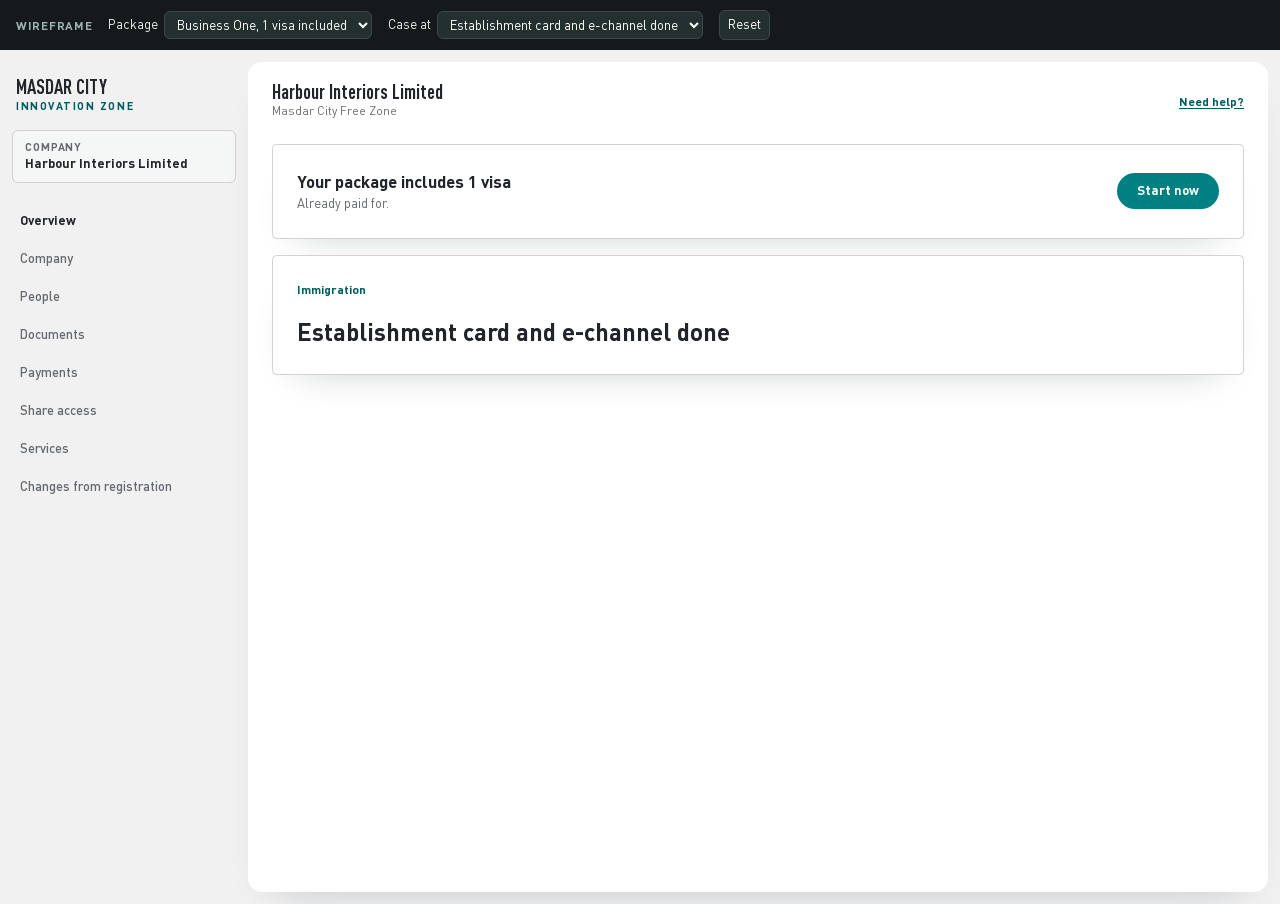
<file: services/index.html>
<!doctype html>
<html lang="en" class="light">
<head>
<meta charset="utf-8">
<meta name="viewport" content="width=device-width,initial-scale=1">
<title>Services and Visas</title>
<link rel="stylesheet" href="assets/app.css">
<link rel="stylesheet" href="visa.css">
<style>
:root{--w-mute:#6b757b;--w-line:#e3e6e8;--w-line2:#eef0f1;--w-teal:#3f6f6d;--w-tealbg:#eaf2f1;--w-amber:#8a6100;--w-amberbg:#fdf5e3;--w-red:#b3261e}
body{background:var(--background)}
.wbar{display:flex;flex-wrap:wrap;gap:8px 16px;align-items:center;padding:10px 16px;background:#16191b;color:#e9eeee;font-size:13px}
.wbar b{font-size:12px;letter-spacing:.06em;color:#9fb3b3}
.wbar select,.wbar button{background:#24302f;color:#fff;border:1px solid #3a4a49;border-radius:6px;padding:4px 8px;font:inherit;cursor:pointer}
.wbar label{display:flex;gap:6px;align-items:center}
.shell{display:flex;min-height:calc(100dvh - 46px);width:100%}
.wf-side{width:248px;flex:none}
@media (max-width:1023px){.wf-side{display:none!important}.mnav{display:flex!important}}
.mnav{display:none;gap:4px;overflow-x:auto;padding:0 16px 8px}
.mnav a{white-space:nowrap}
.veil{position:fixed;inset:0;background:rgba(16,24,32,.45);display:flex;align-items:flex-start;justify-content:center;padding:60px 16px;z-index:40;overflow:auto}
.modal{background:#fff;border-radius:14px;width:100%;max-width:520px;padding:22px;box-shadow:0 20px 50px -20px rgba(0,0,0,.4)}
.pick{display:flex;justify-content:space-between;align-items:center;gap:12px;width:100%;text-align:left;border:1px solid var(--w-line);border-radius:10px;padding:12px 14px;background:#fff;cursor:pointer;font:inherit}
.pick:hover{border-color:var(--w-teal);background:var(--w-tealbg)}
.pick small{display:block;color:var(--w-mute);font-size:12.5px}
.tchip{font-size:11px;font-weight:700;border-radius:100px;padding:2px 9px;white-space:nowrap}
.tchip.you{background:var(--w-amberbg);color:var(--w-amber)}.tchip.mc{background:var(--w-line2);color:#3b4246}.tchip.done{background:#e9f6ee;color:#1a7a46}
.rq{display:flex;justify-content:space-between;align-items:center;gap:12px;padding:10px 0;border-top:1px solid var(--w-line2);cursor:pointer}
.rq:first-of-type{border-top:0}
.rq small{display:block;color:var(--w-mute);font-size:12.5px;font-weight:400}
.svc{display:flex;justify-content:space-between;align-items:center;gap:12px;padding:12px 0;border-top:1px solid var(--w-line2)}
.svc:first-of-type{border-top:0}
.svc small{display:block;color:var(--w-mute);font-size:12.5px}
</style>
</head>
<body>
<div class="wbar" id="wbar"></div>
<div class="shell">
  <aside class="wf-side flex-col">
    <div class="flex h-14 shrink-0 items-center px-4 lg:mt-3 lg:pt-[9px]"><a class="block min-w-0 no-underline"><span class="block font-display text-xl leading-none font-bold uppercase text-foreground">Masdar City</span><span class="mt-[3px] block text-xs leading-none font-bold tracking-[0.14em] uppercase text-brand-text">Innovation Zone</span></a></div>
    <div class="shrink-0 px-3 pt-3 pb-2"><div class="flex w-full items-center gap-2 rounded-md border border-border bg-muted px-3 py-2"><span class="min-w-0 flex-1"><span class="block text-xs font-bold tracking-[0.08em] uppercase text-muted-foreground">Company</span><span class="block truncate text-base font-bold text-foreground">Harbour Interiors Limited</span></span></div></div>
    <div class="px-3 py-3"><nav class="flex flex-col gap-0.5" id="nav"></nav></div>
  </aside>
  <div class="flex min-h-0 min-w-0 flex-1 flex-col bg-canvas shadow-card lg:my-3 lg:mr-3 lg:rounded-xl">
    <header class="flex min-h-14 shrink-0 items-center gap-3 px-4 pt-5 pb-3 lg:px-6"><div class="min-w-0 flex-1"><h1 class="truncate text-xl leading-none">Harbour Interiors Limited</h1><p class="text-sm text-muted-foreground">Masdar City Free Zone</p></div><button class="text-sm font-bold text-brand-text underline underline-offset-2">Need help?</button></header>
    <div class="mnav" id="mnav"></div>
    <main class="min-h-0 flex-1 px-4 pt-3 pb-10 lg:px-6"><div class="w-full max-w-[64rem]" id="screen"></div></main>
  </div>
</div>
<div id="modal"></div>
<script>
/* ---------- Data ---------- */
// People captured during company registration, with what registration already holds.
const PEOPLE={
  lay:{name:'Layla Haddad',role:'Shareholder · Director · Manager',nat:'Kenya',res:true,pass:[['Passport number','AK4471902'],['Date of birth','14 Mar 1988'],['Gender','Female'],['Nationality','Kenya'],['Place of birth','Nairobi'],['Date of issue','2 Jun 2021']],contact:[['Email','layla@harbour.ae'],['UAE mobile','+971 50 123 4567'],['Address in the UAE','Apt 1204, Marina Gate 2, Dubai']]},
  mar:{name:'Marco Bellini',role:'Shareholder',nat:'Italy',res:false,pass:[['Passport number','YB1182240'],['Date of birth','3 Jul 1979'],['Gender','Male'],['Nationality','Italy'],['Place of birth','Treviso'],['Date of issue','11 Jan 2022']],contact:[['Email','marco@bellini.it'],['Home country phone','+39 333 555 0102'],['Home country address','Via Roma 14, Treviso']]},
  oma:{name:'Omar Khalil',role:'Signs for Cedar Fitout Contracting',nat:'Syria',res:true,pass:[['Passport number','N014472915'],['Date of birth','20 Feb 1984'],['Gender','Male'],['Nationality','Syria'],['Place of birth','Aleppo'],['Date of issue','5 May 2020']],contact:[['Email','omar.khalil@mail.com'],['UAE mobile','+971 52 555 0199'],['Address in the UAE','Villa 8, Al Barsha 2, Dubai']]}
};
const NEWPASS=[['Passport number','PX2208451'],['Date of birth','9 Nov 1993'],['Gender','Female'],['Nationality','Jordan'],['Place of birth','Amman'],['Date of issue','12 Mar 2021']];
const PKG={b1:{label:'Business One',included:1},st0:{label:'Startup',included:0},st2:{label:'Startup',included:2}};
const ALLOC=2000; // Visa allocation, standalone: Schedule of Fees, 15 Aug 2026
const T=['Entry permit','Your location','Pay and leave','Medical fitness','Insurance','Residence visa and Emirates ID','Biometrics','Emirates ID in hand'];
const SHORT=['Entry permit','Location','Pay and leave','Medical','Insurance','Residence visa','Biometrics','Emirates ID'];

let S={screen:'overview',pkg:'b1',stage:2,reqs:[],open:null,flow:null};
const fresh=()=>({screen:'overview',pkg:S.pkg,stage:S.stage,reqs:[],open:null,flow:null});
const esc=s=>String(s).replace(/&/g,'&amp;').replace(/</g,'&lt;').replace(/"/g,'&quot;');
const card=(inner,cls='')=>`<div class="flex flex-col gap-4 rounded-card border bg-card p-6 text-card-foreground shadow-card ${cls}">${inner}</div>`;
const btn=(t,solid,attr='')=>`<button class="inline-flex items-center justify-center gap-2 rounded-pill text-base font-bold h-9 px-5 whitespace-nowrap ${solid?'bg-brand-strong text-brand-foreground':'border bg-background shadow-xs'}" ${attr}>${t}</button>`;
const used=()=>S.reqs.filter(r=>r.inPackage).length;
const left=()=>Math.max(0,PKG[S.pkg].included-used());
const ready=()=>S.stage===2;
const R=()=>S.reqs.find(r=>r.id===S.open);

/* ---------- Requests ---------- */
function newReq(who){
  const inPkg=left()>0, id='r'+(S.reqs.length+1);
  const isNew=who==='new';
  S.reqs.push({id,who,inPackage:inPkg,name:isNew?null:PEOPLE[who].name,first:isNew?null:PEOPLE[who].name.split(' ')[0],
    v:{cur:0,sub:'you',med:'book',slot:null,bslot:null,photo:'none',pp:false,where:null,ins:false,eid:false,ownWent:false,f:{}}});
  return id;
}
function reqStatus(r){const v=r.v;
  if(v.cur>=8) return ['Complete','done'];
  const you=v.sub==='you'&&v.cur!==5&&!(v.cur===3&&['booked','waiting'].includes(v.med));
  return [`${SHORT[Math.min(v.cur,7)]} · ${you?'Needs you':'With Masdar City'}`,you?'you':'mc']}
function reqTitle(r){return r.name||'New visa · passport to upload'}
function reqRows(){return S.reqs.map(r=>{const [s,c]=reqStatus(r); return `<div class="rq" data-openreq="${r.id}"><b>Employment visa · ${esc(reqTitle(r))}<small>${r.inPackage?'Included in your package':`Visa allocation paid, AED ${ALLOC.toLocaleString()}`}</small></b><span class="tchip ${c}">${s}</span></div>`}).join('')}

/* ---------- Overview and Services ---------- */
function overview(){
  const stages=['Application checks','Licence issued','Establishment card and e-channel done'];
  let visa='';
  if(ready()&&left()>0) visa=card(`<div class="flex flex-wrap items-center justify-between gap-4"><div><b class="text-lg">Your package includes ${left()} visa${left()>1?'s':''}</b><p class="text-base text-muted-foreground">Already paid for.</p></div>${btn('Start now',true,'data-startvisa')}</div>`);
  else if(ready()) visa=card(`<div class="flex flex-wrap items-center justify-between gap-4"><div><b class="text-lg">Need a visa?</b><p class="text-base text-muted-foreground">Apply from Services.</p></div>${btn('Go to Services',false,'data-go="services"')}</div>`);
  return `<div class="flex flex-col gap-4">${visa}${S.reqs.length?card(`<b class="text-lg">Your requests</b><div>${reqRows()}</div>`):''}
    ${card(`<span class="text-sm font-bold text-brand-text">${['Intake','Issue','Immigration'][S.stage]}</span><b class="text-2xl">${stages[S.stage]}</b>`)}</div>`;
}
function services(){
  const cats=[['Visa services',[['visa','Apply for a new visa',left()>0?`${left()} included in your package`:`AED ${ALLOC.toLocaleString()} visa allocation, then the visa fees`],['amend','Amend a visa','Change the job title, salary or contract'],['renew','Renew a visa','Before it expires'],['cancel','Cancel a visa','When someone leaves the company']]],
    ['Company services',[['activity','Change of activity',''],['shareholders','Change of shareholders',''],['name','Change of company name','']]],
    ['Value-added services',[['copy','Certified hard copies of your licence documents','']]]];
  return `<div class="flex flex-col gap-4"><header><h2 class="text-2xl">Services</h2></header>
    ${!ready()?`<div class="rounded-card border border-border bg-card p-4 text-base">Visa services open once your establishment card and e-channel are done.</div>`:''}
    ${S.reqs.length?card(`<b class="text-lg">Your requests</b><div>${reqRows()}</div>`):''}
    ${cats.map(([c,list])=>card(`<b class="text-lg">${c}</b><div>${list.map(([k,t,sub])=>{const off=c==='Visa services'&&!ready();
      return `<div class="svc"><span>${t}${sub?`<small>${sub}</small>`:''}</span>${btn('Start',k==='visa',`data-svc="${k}" ${off?'disabled style="opacity:.45"':''}`)}</div>`}).join('')}</div>`)).join('')}</div>`;
}

/* ---------- The visa application (from the 30 Sep wireframe) ---------- */
const PASSVIEW=rows=>`<div class="kv">${rows.map(([k,v])=>`<div><span class="k">${k}</span>${esc(v)}</div>`).join('')}${rows.length%2?'<div></div>':''}</div>`;
const fld=(r,key,label,type='text',opts)=>{const val=r.v.f[key]??''; return `<div class="f"><label>${label}</label>${type==='select'?`<select data-vf="${key}"><option value="" ${val?'':'selected'} disabled>Choose</option>${opts.map(o=>`<option ${val===o?'selected':''}>${o}</option>`).join('')}</select>`:`<input data-vf="${key}" value="${esc(val)}">`}</div>`};
// Step 1. The live /visas form (2 Oct), field for field. Lists are the live ICP lists unless marked.
const JOBS=[['Accountant','محاسب',1],['Accounting Assistant','مساعد حسابات',0],['Accounting Clerk / General','كاتب حسابات/فنى حسابات',0],['Admin Assistant','مشرف شؤون الاداره',1],['Administartive Assistant','مساعد ادارى',0],['Academic Counselor','مستشار اكاديمى',1]];
const QUAL=['Below education age','None','Primary education','Lower secondary education','Upper secondary education','Diploma','High diploma','Bachelor','Master','Doctoral'];
const PTYPE=['Ordinary passport','Diplomatic passport','Private passport','Return','Assignment passport','Bahraini travel document','Egyptian travel document'];
const yn2=(key,val)=>`<div class="yn">${[['Yes',true],['No',false]].map(([t,b])=>`<button class="${val===b?'on':''}" data-vyn="${key}:${b?1:0}">${t}</button>`).join('')}</div>`;
const pv=(r,key)=>r.v.f[key]??(r.who==='new'?Object.fromEntries(NEWPASS):Object.fromEntries(PEOPLE[r.who].pass))[{dob:'Date of birth',gender:'Gender',issue:'Date of issue',pob:'Place of birth'}[key]]??'';
function b0(r){
  const v=r.v, F=r.first||'them', isNew=r.who==='new', p=isNew?null:PEOPLE[r.who];
  if(v.sub==='mc') return `<p class="note">Masdar City is applying for ${F}’s entry permit. Nothing needed from you.</p>`;
  if(isNew&&!v.pp) return `<div class="doc" style="margin-top:0"><div><b>Passport</b><small>Front page, and last page if applicable.</small></div><button class="btn solid" data-vpp>Upload</button></div>`;
  const f=v.f, nat=isNew?'Jordan':p.nat, res=!isNew&&p.res;
  const job=JOBS.find(j=>j[0]===f.job);
  const sel=(key,label,opts,req,dflt)=>{const val=f[key]??dflt??''; return `<div class="f"><label>${label}${req?' *':''}</label><select data-vf="${key}"><option value="" ${val?'':'selected'} disabled>Choose</option>${opts.map(o=>`<option ${val===o?'selected':''}>${o}</option>`).join('')}</select></div>`};
  const inp=(key,label,val,req,note)=>`<div class="f"><label>${label}${req?' *':''}</label><input data-vf="${key}" value="${esc(f[key]??val??'')}">${note?`<small class="fn">${note}</small>`:''}</div>`;
  return `<div class="grp" style="margin-top:0">Passport</div><p class="fn" style="margin:-4px 0 10px">Read from the passport.</p>
  <div class="fields">${inp('dob','Date of birth',pv(r,'dob'),0,'')}${sel('gender','Gender',['Female','Male'],0,pv(r,'gender'))}
    ${sel('ptype','Passport type',PTYPE,0,'Ordinary passport')}${inp('issue','Date of issue',pv(r,'issue'))}${inp('issplace','Place of issue',f.issplace??(isNew?'AMMAN':p.pass.find(x=>x[0]==='Place of birth')[1].toUpperCase()))}${inp('pob','Place of birth',pv(r,'pob'))}</div>
  <div class="grp">Parents</div><div class="fields">${inp('mother','Mother’s full name','',1)}${inp('father','Father’s full name','')}</div>
  <div class="grp">Job</div><div class="fields"><div class="f"><label>Job title * <span class="tipq" title="These are the job titles the immigration authority recognise. Choosing the closest one avoids your application being sent back over the wording.">ⓘ</span></label><select data-vf="job"><option value="" ${f.job?'':'selected'} disabled>Choose a job title</option>${JOBS.map(([en,ar,c])=>`<option value="${en}" ${f.job===en?'selected':''}>${en} · ${ar}${c?' · Degree certificate needed':''}</option>`).join('')}</select>${job?`<small class="fn">${job[1]}</small>${job[2]?'<small class="fn warn">This title needs an attested degree certificate, uploaded below.</small>':''}`:''}</div>${sel('qual','Qualification',QUAL,1)}</div>
  <div class="grp">Personal</div><div class="fields">${sel('marital','Marital status',['Single','Married','Divorced','Widowed'],1)}
    <div class="f"><label>Religion * <span class="wfq">ICP list, from Pavan</span></label><select data-vf="religion"><option value="" ${f.religion?'':'selected'} disabled>Choose</option>${['Islam','Christianity','Hinduism'].map(o=>`<option ${f.religion===o?'selected':''}>${o}</option>`).join('')}</select></div>
    ${f.religion?`<div class="f"><label>Faith <span class="wfq">ICP list, from Pavan</span></label><select data-vf="faith"><option value="" ${f.faith?'':'selected'} disabled>Choose</option>${({Islam:['Sunni','Shia'],Christianity:['Catholicism','Orthodox','Protestant'],Hinduism:['Hinduism']}[f.religion]).map(o=>`<option ${f.faith===o?'selected':''}>${o}</option>`).join('')}</select></div>`:''}
    ${sel('prevnat','Previous nationality',['None','Egypt','India','Jordan','Lebanon','Syria','United Kingdom'])}</div>
  <div class="grp">Contact</div><div class="fields">${inp('email','Email',isNew?'':p.contact[0][1],1)}
    ${inp('pcountry','Permanent country',nat,1)}
    ${inp('haddr','Home country address',isNew?'':(p.contact.find(c=>/Home country address/.test(c[0]))||[])[1],1)}
    ${inp('hphone','Home country mobile',isNew?'':(p.contact.find(c=>/Home country phone/.test(c[0]))||[])[1],1)}</div>
  <div class="grp">Photo</div>${v.photo==='bad'?`<div class="doc warn"><div><b>Passport-size photo</b><small class="warn">The background is not white. Upload another photo.</small></div><button class="btn solid" data-vphoto>Upload another</button></div>`:
   v.photo==='ok'?`<div class="doc"><div><b>Passport-size photo</b><small class="ok">Meets the ICP specification</small></div><button class="link" data-vphoto>Replace</button></div>`:
   v.photo==='reading'?`<div class="doc"><div><b>Passport-size photo</b><small>Checking…</small></div></div>`:
   `<div class="doc"><div><b>Passport-size photo</b><small>White background, face straight on. JPG, up to 2 MB.</small></div><button class="btn" data-vphoto>Upload</button></div>`}
  ${job&&job[2]?`<div class="doc"><div><b>Attested degree certificate</b><small>Needed for ${esc(job[0])}.</small></div><button class="btn" data-vdeg>${v.deg?'Replace':'Upload'}</button></div>`:''}
  <div class="acts"><small>Saved as you type</small><button class="btn solid" data-vsend="0" ${v.photo==='ok'?'':'disabled'}>Send to Masdar City</button></div>`;
}
function b1(r){const v=r.v, F=r.first;
  if(v.sub==='mc') return `<p class="note">Masdar City is changing ${F}’s status. Nothing needed from you.</p>`;
  const W=[['out','Outside the UAE',`${F} enters on the entry permit.`],['visit','Inside the UAE on a visit visa','Status changed here.'],['cancel','Inside the UAE on a cancelled residence visa','Status changed here.']];
  const fee=v.where&&v.where!=='out';
  return `<div class="doc" style="margin-top:0"><div><b>Entry permit</b><small class="ok">Issued · valid 60 days</small></div><button class="link">Download</button></div>
  <div class="q" style="margin-top:16px">Where is ${F} now?</div>
  <div class="opts">${W.map(([k,t,s])=>`<label class="opt ${v.where===k?'sel':''}"><input type="radio" name="w" value="${k}" ${v.where===k?'checked':''}><span><b>${t}</b><small>${s}</small></span></label>`).join('')}</div>
  ${v.where==='cancel'?`<div class="fields" style="margin-top:12px"><div class="f"><label>Residence visa number</label><input data-vf="rvnum" value="${esc(v.f.rvnum||'')}"></div></div>`:''}
  ${fee?`<div class="money"><span>Change of status</span><span>AED 940</span><span>In-country visa</span><span>AED 800</span><span class="t">Total</span><span class="t">AED 1,740</span></div>`:''}
  <div class="acts"><button class="btn solid" data-vsend="1" ${v.where?'':'disabled'}>${fee?'Pay AED 1,740':'Confirm'}</button></div>`;}
function b2(r){const F=r.first, i=(k,l,note,cls='')=>`<div class="f ${cls}"><label>${l}</label><input data-vf="${k}" inputmode="decimal" value="${esc(r.v.f[k]||'')}">${note?`<small class="fn">${note}</small>`:''}</div>`;
  return `<div class="grp" style="margin-top:0">Pay</div><div class="fields">${i('salary','Basic monthly salary, in AED','Enter it as a number, for example 8000.')}${i('transport','Transport allowance, in AED')}${i('accom','Accommodation allowance, in AED')}${i('other','Other allowance, in AED')}</div>
  <div class="grp">Contract</div><div class="fields"><div class="f"><label>Probation</label><select data-vf="prob">${['No probation','1 month','3 months','6 months'].map(o=>`<option ${r.v.f.prob===o?'selected':''}>${o}</option>`).join('')}</select></div>${i('start','Contract starts')}${i('end','Contract ends')}</div>
  <div class="grp">Leave and Ticket</div><div class="fields">${i('leave','Annual leave, in days')}${i('tclass','Ticket class')}${i('tdest','Ticket destination','A return flight from Abu Dhabi.')}${i('tevery','Ticket every, in months')}</div>
  <div class="acts"><small>Saved as you type</small><button class="btn solid" data-vsend="2">Confirm</button></div>`}
const SL=[['Mon','5 Oct'],['Wed','7 Oct'],['Fri','9 Oct']];
function slotPicker(v,title){return `<div class="q">${title}</div><div class="slots">${SL.map(([d,dt],i)=>`<button class="slot ${v.slot===i?'sel':''}" data-vslot="${i}"><b>${d} ${dt}</b><small>9:00 to 9:30</small></button>`).join('')}</div>
  <div class="acts"><button class="link" data-vmed="own">None of these work</button><button class="btn solid" data-vmed="booked" ${v.slot===null?'disabled':''}>Book</button></div>`}
function b3(r){const v=r.v, F=r.first, m=v.med, booked=()=>{const [d,dt]=SL[v.slot??1];return `${d} ${dt}, 9:00`};
  if(m==='book') return slotPicker(v,`SEHA Visa Medical Center, Al Shahama. A Masdar City PRO meets ${F} at the entrance.`);
  if(m==='booked') return `<div class="doc" style="margin-top:0"><div><b>${booked()}</b><small>SEHA Visa Medical Center, Al Shahama. A Masdar City PRO meets ${F} at the entrance.</small></div><button class="link">Add to calendar</button></div><div class="acts"><button class="link" data-vmed="book">Change the slot</button></div>`;
  if(m==='own') return `<p class="note">${F} books the medical directly with a centre. Upload the receipt afterwards so Masdar City can follow the result.</p><div class="doc"><div><b>Medical receipt</b><small>From the medical centre</small></div><button class="btn solid" data-vmed="waiting">Upload</button></div><div class="acts"><button class="link" data-vmed="book">Book a Masdar City slot instead</button></div>`;
  if(m==='waiting') return `<p class="note">The result comes to Masdar City. Nothing needed from you.</p>`;
  if(m==='unfit') return `<div class="doc warn" style="margin-top:0"><div><b>Result: not fit</b><small class="warn">The residence visa cannot go ahead on this result. Masdar City will contact you about what happens next.</small></div></div>`;
  return ''}
function b4(r){const v=r.v, F=r.first;
  if(v.sub==='mc') return `<p class="note">Received. Nothing needed from you.</p>`;
  return `<div class="doc" style="margin-top:0"><div><b>Health insurance card</b><small>${v.ins?'Insurance card received':`From any Department of Health approved insurer, in ${F}’s name.`}</small></div>${v.ins?'<span>✓</span>':'<button class="btn" data-vins>Upload</button>'}</div>
  <div class="acts"><button class="btn solid" data-vsend="4" ${v.ins?'':'disabled'}>Send to Masdar City</button></div>`}
function b5(r){return `<p class="note">Masdar City is applying for ${r.first}’s residence visa and Emirates ID. Nothing needed from you.</p>`}
const BSL=[['Tue','13 Oct'],['Thu','15 Oct'],['Tue','20 Oct']];
function b6(r){const v=r.v, F=r.first;
  if(v.sub==='mc') return `<p class="note">Booked. Waiting for ICP to issue the residence visa. Nothing needed from you.</p>`;
  return `<div class="q">ICP needs ${F}’s fingerprints and photo. Pick a slot.</div><div class="slots">${BSL.map(([d,dt],i)=>`<button class="slot ${v.bslot===i?'sel':''}" data-vbslot="${i}"><b>${d} ${dt}</b><small>9:00 to 9:30</small></button>`).join('')}</div>
  <div class="acts"><button class="btn solid" data-vsend="6" ${v.bslot==null?'disabled':''}>Book</button></div>`}
function b7(r){const v=r.v, F=r.first;
  return `<p class="note">The card comes by Emirates Post, or to Masdar City for collection. When ${F} has it, upload a photo of the front.</p><div class="doc"><div><b>Emirates ID</b><small>${v.eid?'Received':'The front of the card'}</small></div>${v.eid?'<span>✓</span>':'<button class="btn solid" data-veid>Upload</button>'}</div>`}
const BODY=[b0,b1,b2,b3,b4,b5,b6,b7];
function visa(){
  const r=R(); if(!r) return services();
  const v=r.v, F=r.first||'them';
  let steps='';
  T.forEach((t,i)=>{
    const st=i<v.cur?'done':i===v.cur?'on':'later';
    const medMC=i===3&&['booked','waiting'].includes(v.med);
    const who=st==='on'?(v.sub==='you'&&i!==5&&!medMC?'Needs you':'With Masdar City'):'';
    steps+=`<section class="step ${st}"><div class="sh" ${st==='on'?'':`data-vjump="${i}" style="cursor:pointer"`}><span class="num">${st==='done'?'✓':i+1}</span><div class="t">${st==='on'?`<span class="eyebrow">Step ${i+1} of 8</span>`:''}<b>${t}</b>${st==='done'?'<small class="ok">Done</small>':''}</div>${who?`<span class="who ${who==='Needs you'?'you':'mc'}">${who}</span>`:''}</div>${st==='on'?`<div class="sb">${BODY[i](r)}</div>`:''}</section>`;
  });
  const [s,c]=reqStatus(r);
  const pct=Math.min(v.cur,7)/7*100;
  return `<div class="vapp"><section class="vtop"><div class="crumbs"><a data-go="services">Services</a> › Employment visa</div>
    <div class="vhead"><div><h2 class="font-display">${esc(r.name||'New visa')}</h2><div class="sub">Employment visa${r.who==='new'?'':' · '+esc(PEOPLE[r.who].role)}</div></div><span class="chip ${c==='you'?'you':c==='done'?'done':''}">${s}</span></div>
    <nav class="track"><div class="rail"><div class="fill" style="width:${pct}%"></div></div>${SHORT.map((t,i)=>`<span class="node ${i<v.cur?'done':i===v.cur?'on':''} ${i===6?'maybe':''}" data-vjump="${i}"><span class="dot">${i<v.cur?'✓':i+1}</span><span class="lb">${t}${i===6?'<small>If ICP asks</small>':''}</span></span>`).join('')}</nav></section>
    <div class="cols"><div>${v.cur>=8?`<p style="font-weight:700">${F}’s residence visa is complete.</p>`:''}${steps}</div>
      <aside class="cm"><h3>Your case manager</h3><div class="who2"><div class="av">MC</div><div><b>Masdar City Team</b><small>Abu Dhabi office hours</small></div></div><button class="btn">Book a call</button></aside></div></div>`;
}

/* ---------- Pop-up: only who the visa is for ---------- */
function modal(){
  const f=S.flow; if(!f) return '';
  let body='';
  if(f.step==='who'){
    const taken=new Set(S.reqs.map(r=>r.who));
    body=`<b class="text-xl">Who is this visa for?</b><p class="text-base text-muted-foreground">${left()>0?`${left()} visa${left()>1?'s':''} left in your package.`:`Beyond your package: AED ${ALLOC.toLocaleString()} visa allocation, paid now.`}</p>
     <div class="flex flex-col gap-2">${Object.entries(PEOPLE).filter(([id])=>!taken.has(id)).map(([id,p])=>`<button class="pick" data-who="${id}" ${f.who===id?'style="border-color:var(--w-teal)"':''}><span><b>${esc(p.name)}</b><small>${esc(p.role)} · ${esc(p.nat)}</small></span><span class="tchip mc">On the application</span></button>`).join('')}
     <button class="pick" data-who="new"><span><b>Someone new</b><small>An employee, or anyone not on the application</small></span><span>›</span></button></div>
     ${left()>0?'':`<div class="flex justify-end">${btn(`Pay AED ${ALLOC.toLocaleString()}`,true,`data-pay ${f.who?'':'disabled style="opacity:.45"'}`)}</div>`}`;
  }
  if(f.step==='generic'){
    body=`<b class="text-xl">${esc(f.title)}</b><div><div class="mb-2 text-base font-bold text-muted-foreground">What do you need?</div><textarea class="w-full rounded-card border border-input p-3" rows="4" data-gtext>${esc(f.text||'')}</textarea></div><div class="flex justify-between">${btn('Cancel',false,'data-close')}${btn('Send to Masdar City',true,`data-gsubmit ${f.text?'':'disabled style="opacity:.45"'}`)}</div>`;
  }
  return `<div class="veil" data-veil><div class="modal flex flex-col gap-4">${body}</div></div>`;
}

/* ---------- Shell ---------- */
function people(){
  const has=id=>S.reqs.find(r=>r.who===id);
  return `<div class="flex flex-col gap-4"><header><h2 class="text-2xl">People</h2></header>${card(Object.entries(PEOPLE).map(([id,p])=>`<div class="svc"><span>${esc(p.name)}<small>${esc(p.role)} · ${esc(p.nat)}</small></span>${has(id)?btn('Open visa',false,`data-openreq="${has(id).id}"`):btn('Start a visa',false,`data-startfor="${id}" ${ready()?'':'disabled style="opacity:.45"'}`)}</div>`).join(''))}</div>`;
}
const stub=t=>()=>`<div class="flex flex-col gap-4"><header><h2 class="text-2xl">${t}</h2></header>${card('<p class="text-base text-muted-foreground">Not part of this wireframe.</p>')}</div>`;
function changes(){
  const tag=(t)=>`<span class="rounded-pill bg-muted px-2 py-0.5 text-xs font-bold text-muted-foreground">${t}</span>`;
  const col=(h,inner,kind)=>`<div class="min-w-0 flex-1"><div class="mb-2 text-xs font-bold uppercase tracking-[0.08em] ${kind==='now'?'text-muted-foreground':'text-brand-text'}">${h}</div>${inner}</div>`;
  const removed=(inner)=>`<div class="relative rounded-md" style="outline:2px solid #d9534f;outline-offset:2px">${inner}<span class="absolute right-2 rounded-pill px-2 text-[11px] font-bold text-white" style="top:-10px;background:#d9534f">Removed</span></div>`;
  const yn=`<span class="inline-flex overflow-hidden rounded-pill border border-border text-sm font-bold"><span class="px-3 py-1">Yes</span><span class="bg-brand-strong px-3 py-1 text-brand-foreground">No</span></span>`;
  const row=(k,v)=>`<div class="flex items-center justify-between gap-3 border-t border-border px-4 py-2.5 text-base">${k}${v}</div>`;
  const person=(withVisa)=>`<div class="overflow-hidden rounded-card border border-border bg-card"><div class="bg-surface-sunken px-4 py-3"><b>Layla Haddad</b><div class="text-sm text-muted-foreground">Shareholder · Director · Manager</div></div>${row('Nationality','<span class="text-muted-foreground">Kenya</span>')}${row('Do you have UAE residency?',yn)}${withVisa?removed(row('Needs a visa from this company',yn)):''}</div>`;
  const item=(n,title,src,now,after,note)=>`<section class="rounded-card border border-border bg-card p-5"><div class="flex flex-wrap items-center gap-2"><span class="flex size-6 items-center justify-center rounded-full bg-brand-strong text-xs font-bold text-brand-foreground">${n}</span><b class="text-lg">${title}</b>${[].concat(src).map(tag).join('')}</div><div class="mt-4 flex flex-wrap gap-6">${col('Now',now,'now')}${col('After',after,'after')}</div>${note?`<p class="mt-3 text-sm text-muted-foreground">${note}</p>`:''}</section>`;
  const visaNow=`<div class="rounded-card border border-border bg-card p-4"><b>Visa details you can fill in now</b><p class="text-sm text-muted-foreground">10 answers left for Layla Haddad.</p><span class="mt-2 inline-flex rounded-pill bg-brand-strong px-4 py-1.5 text-sm font-bold text-brand-foreground">Fill them in</span></div>`;
  const visaAfter=`<div class="rounded-card border border-dashed border-border p-4 text-sm text-muted-foreground">Nothing about visas until the establishment card and e-channel are done.</div><div class="mt-3 flex items-center justify-between gap-3 rounded-card border border-border bg-card p-4"><div><b>Your package includes 1 visa</b><p class="text-sm text-muted-foreground">Already paid for.</p></div><span class="rounded-pill bg-brand-strong px-4 py-1.5 text-sm font-bold text-brand-foreground">Start now</span></div>`;
  const menu=(items)=>{const it=([t,cls])=>`<div class="px-2 py-1.5 text-sm ${cls||''}">${t}</div>`; const keep=items.filter(x=>!x[2]), rm=items.filter(x=>x[2]); return `<div class="w-full rounded-card border border-border bg-card p-2" style="max-width:240px">${keep.map(it).join('')}${rm.length?`<div class="mt-2">${removed(rm.map(it).join(''))}</div>`:''}</div>`};
  return `<div class="flex flex-col gap-4"><header><h2 class="text-2xl">Changes from registration</h2><p class="text-base text-muted-foreground">Visa questions leave the registration and move into Services, where a visa is started for one person.</p></header>
   ${item(1,'Stakeholders step','D5',person(true),person(false),'Asked in Services instead, when a visa is started for that person.')}
   ${item(2,'Overview, straight after paying','V7',visaNow,visaAfter,'')}
   ${item(3,'Portal menu','V8',menu([['Overview'],['Company'],['People'],['Documents'],['After your permit','text-xs font-bold uppercase tracking-[0.08em] text-muted-foreground',1],['Residence Visas','',1],['Establishment Card','',1]]),menu([['Overview'],['Company'],['People'],['Documents'],['Payments'],['Services','font-bold'],['Visa services · Company services · Value-added','pl-5 text-xs text-muted-foreground']]),'The Residence Visas page (“After Your Licence · What you can do now is answer the questions…”) is replaced by Services → Apply for a new visa.')}
   ${item(4,'Package step','No change',`<div class="rounded-card border border-border bg-card p-4"><b>Business One</b><div class="text-sm text-muted-foreground">1 visa included</div></div>`,`<div class="rounded-card border border-border bg-card p-4"><b>Business One</b><div class="text-sm text-muted-foreground">1 visa included</div></div>`,'Visas are still bought with the package. Who each visa is for is chosen later, in Services.')}
  </div>`;
}
const SCR={changes,overview,services,visa,people,company:stub('Company'),documents:stub('Documents'),payments:stub('Payments'),access:stub('Share access')};
const NAV=[['Overview','overview'],['Company','company'],['People','people'],['Documents','documents'],['Payments','payments'],['Share access','access'],['Services','services'],['Changes from registration','changes']];
function wbar(){
  const r=S.screen==='visa'?R():null;
  return `<b>WIREFRAME</b><label>Package <select id="w-pkg">${Object.entries({b1:'Business One, 1 visa included',st0:'Startup, no visas',st2:'Startup, 2 visas bought'}).map(([k,l])=>`<option value="${k}" ${S.pkg===k?'selected':''}>${l}</option>`).join('')}</select></label>
   <label>Case at <select id="w-stage">${['Application checks','Licence issued','Establishment card and e-channel done'].map((t,i)=>`<option value="${i}" ${S.stage===i?'selected':''}>${t}</option>`).join('')}</select></label>
   ${r?`<label>Visa at <select id="w-step">${SHORT.map((t,i)=>`<option value="${i}" ${r.v.cur===i?'selected':''}>${i+1} ${t}</option>`).join('')}<option value="8" ${r.v.cur>=8?'selected':''}>Finished</option></select></label>
     <label>Medical <select id="w-med">${['book','booked','own','waiting','unfit'].map(m=>`<option ${r.v.med===m?'selected':''}>${m}</option>`).join('')}</select></label>`:''}
   <button id="w-reset">Reset</button>`;
}
function render(){
  const nav=NAV.map(([t,k])=>`<a ${k?`data-go="${k}"`:''} class="flex min-h-9 cursor-pointer items-center gap-2.5 rounded-md px-2 text-base no-underline ${k===S.screen||(k==='services'&&S.screen==='visa')?'bg-sidebar-accent text-sidebar-accent-foreground font-bold':'font-medium text-muted-foreground'}">${t}</a>`).join('');
  document.getElementById('nav').innerHTML=nav; document.getElementById('mnav').innerHTML=nav;
  document.getElementById('wbar').innerHTML=wbar();
  document.getElementById('screen').innerHTML=SCR[S.screen]();
  document.getElementById('modal').innerHTML=modal();
  try{localStorage.setItem('mcfz-services-wf-v3',JSON.stringify({...S,flow:null}))}catch(_){}
}
try{const sv=JSON.parse(localStorage.getItem('mcfz-services-wf-v3')||'null'); if(sv&&sv.screen) S={...S,...sv,flow:null}}catch(_){}
function openVisa(id){S.open=id; S.screen='visa'; S.flow=null; render(); scrollTo(0,0)}
function vgo(r,i,sub){r.v.cur=i; r.v.sub=sub||'you'; if(i===3){r.v.med='book'; r.v.slot=null} render()}
document.addEventListener('click',e=>{const t=e.target, r=R();
  if(t.closest('input,select,textarea,.wbar')&&!t.closest('[data-vslot],[data-vbslot]')) return;
  if(t.matches('[data-veil]')||t.closest('[data-close]')){S.flow=null; render(); return}
  const g=t.closest('[data-go]'); if(g){S.screen=g.dataset.go; S.flow=null; render(); return}
  const oq=t.closest('[data-openreq]'); if(oq){openVisa(oq.dataset.openreq); return}
  if(t.closest('[data-startvisa]')||t.closest('[data-svc="visa"]')){S.flow={step:'who'}; render(); return}
  const sv=t.closest('[data-svc]'); if(sv&&!sv.disabled){S.flow={step:'generic',title:sv.closest('.svc').querySelector('span').childNodes[0].textContent}; render(); return}
  const w=t.closest('[data-who]'); if(w){ if(left()>0){openVisa(newReq(w.dataset.who))} else {S.flow.who=w.dataset.who; render(); document.querySelectorAll('[data-who]').forEach(b=>b.style.borderColor=b.dataset.who===S.flow.who?'var(--w-teal)':'')} return}
  const sf=t.closest('[data-startfor]'); if(sf&&!sf.disabled){ if(left()>0) openVisa(newReq(sf.dataset.startfor)); else {S.flow={step:'who',who:sf.dataset.startfor}; render()} return}
  const pay=t.closest('[data-pay]'); if(pay&&!pay.disabled){openVisa(newReq(S.flow.who)); return}
  const gs=t.closest('[data-gsubmit]'); if(gs&&!gs.disabled){S.flow=null; render(); return}
  if(!r) return;
  const v=r.v;
  const vj=t.closest('[data-vjump]'); if(vj&&S.screen==='visa'){const i=+vj.dataset.vjump; if(i>1&&!v.where) v.where='out'; if(r.who==='new'&&!v.pp){v.pp=true; r.name='Rania Saleh'; r.first='Rania'} vgo(r,i,i===5?'mc':'you'); return}
  if(t.closest('[data-vpp]')){v.pp=true; r.name='Rania Saleh'; r.first='Rania'; render(); return}
  if(t.closest('[data-vdeg]')){v.deg=true; render(); return}
  if(t.closest('[data-vphoto]')){const first=v.photo==='none'; v.photo='reading'; render(); setTimeout(()=>{v.photo=first?'bad':'ok'; render()},900); return}
  const vs=t.closest('[data-vsend]'); if(vs&&!vs.disabled){const i=+vs.dataset.vsend;
    if(i===0){v.sub='mc'; render(); setTimeout(()=>vgo(r,1),1400)}
    if(i===1) vgo(r,2);
    if(i===2){ if(v.where==='out') vgo(r,3); else {v.sub='mc'; render(); setTimeout(()=>vgo(r,3),1400)} }
    if(i===4){vgo(r,5,'mc'); setTimeout(()=>vgo(r,6),1600)}
    if(i===6){v.sub='mc'; render(); setTimeout(()=>vgo(r,7),1400)}
    return}
  const sl=t.closest('[data-vslot]'); if(sl){v.slot=+sl.dataset.vslot; render(); return}
  const bs=t.closest('[data-vbslot]'); if(bs){v.bslot=+bs.dataset.vbslot; render(); return}
  const md=t.closest('[data-vmed]'); if(md&&!md.disabled){v.med=md.dataset.vmed; if(v.med==='waiting') v.ownWent=true; render(); return}
  if(t.closest('[data-vins]')){v.ins=true; render(); return}
  if(t.closest('[data-veid]')){v.eid=true; render(); setTimeout(()=>vgo(r,8),900); return}
});
document.addEventListener('change',e=>{const t=e.target, r=R();
  if(t.id==='w-pkg'){S.pkg=t.value; render(); return}
  if(t.id==='w-stage'){S.stage=+t.value; render(); return}
  if(t.id==='w-step'&&r){const i=+t.value; if(i>1&&!r.v.where) r.v.where='out'; if(r.who==='new'&&!r.v.pp){r.v.pp=true; r.name='Rania Saleh'; r.first='Rania'} vgo(r,i,i===5?'mc':'you'); return}
  if(t.id==='w-med'&&r){r.v.cur=3; r.v.sub='you'; r.v.med=t.value; if(t.value==='booked'&&r.v.slot==null) r.v.slot=1; render(); return}
  if(t.name==='w'&&r){r.v.where=t.value; render(); return}
  if(t.dataset.vf&&r){r.v.f[t.dataset.vf]=t.value; if(t.dataset.vf==='religion') delete r.v.f.faith; if(t.tagName==='SELECT'||t.dataset.vf==='rvnum') render()}
});
document.addEventListener('input',e=>{const t=e.target, r=R();
  if(t.dataset.vf&&r&&t.tagName==='INPUT'){r.v.f[t.dataset.vf]=t.value}
  if(t.dataset.gtext!==undefined&&S.flow){S.flow.text=t.value; const pos=t.selectionStart; render(); const n=document.querySelector('[data-gtext]'); n.focus(); n.setSelectionRange(pos,pos)}
});
document.addEventListener('click',e=>{ if(e.target.id==='w-reset'){S=fresh(); render()} });
render();
</script>
</body>
</html>
</file>
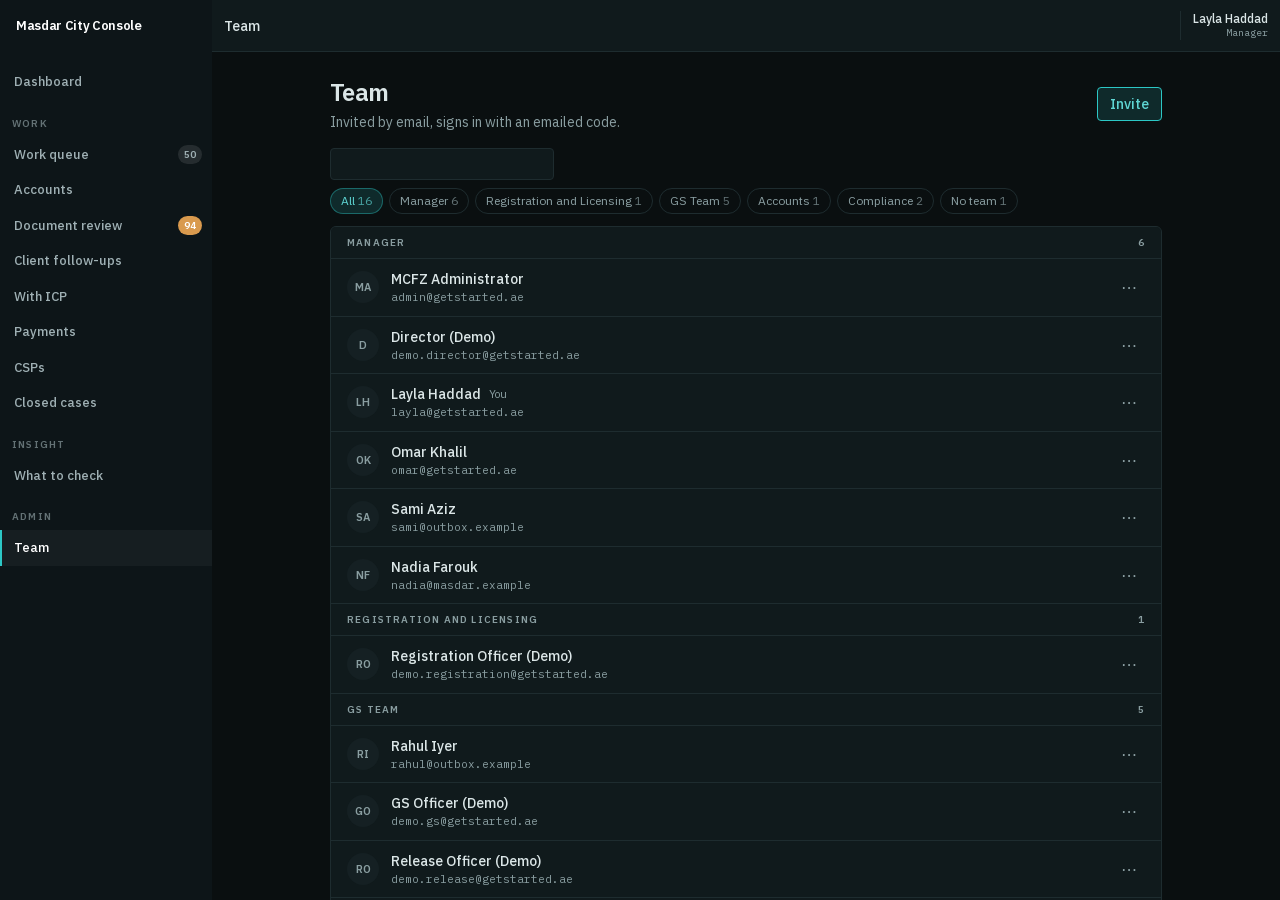
<file: team/index.html>
<!doctype html>
<html lang="en" class="__variable_c8daab __variable_595324 __variable_b7e8f4 dark">
<head>
<meta charset="utf-8">
<meta name="viewport" content="width=device-width,initial-scale=1">
<title>Team</title>
<link rel="stylesheet" href="assets/02deab34320570aa.css">
<link rel="stylesheet" href="assets/4b7f1220c1ed02d1.css">
</head>
<body class="antialiased">
<div class="fixed inset-0 flex h-svh flex-col overflow-hidden min-[820px]:grid min-[820px]:grid-cols-[212px_1fr] min-[820px]:grid-rows-[52px_1fr] min-[820px]:[grid-template-areas:'brand_top'_'nav_main']">
  <div class="hidden items-center gap-2 bg-nav px-4 min-[820px]:flex min-[820px]:[grid-area:brand]"><span class="text-[13px] font-semibold tracking-tight text-navactive">Masdar City Console</span></div>
  <header class="flex items-center gap-3 border-b border-border bg-card px-3 h-13 shrink-0 min-[820px]:[grid-area:top]"><div class="min-w-0 flex-1"><span class="block truncate text-sm font-medium">Team</span></div><div class="hidden items-center gap-2 border-l border-border pl-3 sm:flex"><div class="text-right leading-tight"><div class="text-xs font-medium">Layla Haddad</div><div class="font-mono text-[10px] text-muted-foreground">Manager</div></div></div></header>
  <nav class="flex flex-row gap-1 overflow-x-auto bg-nav py-2 min-[820px]:flex-col min-[820px]:gap-0 min-[820px]:py-3 shrink-0 min-[820px]:[grid-area:nav]" id="nav"></nav>
  <main class="flex-1 overflow-auto overscroll-contain bg-background min-[820px]:[grid-area:main]"><div class="mx-auto w-full max-w-4xl px-4 py-6 min-[820px]:px-8" id="main"></div></main>
</div>
<script>
const TEAMS=['Manager','Registration and Licensing','GS Team','Accounts','Compliance','Customer Experience, read only','No team, read only'];
let P=[
 ['MCFZ Administrator','admin@getstarted.ae','Manager'],
 ['Director (Demo)','demo.director@getstarted.ae','Manager'],
 ['Layla Haddad','layla@getstarted.ae','Manager','active','you'],
 ['Omar Khalil','omar@getstarted.ae','Manager'],
 ['Sami Aziz','sami@outbox.example','Manager'],
 ['Nadia Farouk','nadia@masdar.example','Manager'],
 ['Registration Officer (Demo)','demo.registration@getstarted.ae','Registration and Licensing'],
 ['Rahul Iyer','rahul@outbox.example','GS Team'],
 ['GS Officer (Demo)','demo.gs@getstarted.ae','GS Team'],
 ['Release Officer (Demo)','demo.release@getstarted.ae','GS Team'],
 ['Delivery Officer (Demo)','demo.delivery@getstarted.ae','GS Team'],
 ['Accounts Officer (Demo)','demo.accounts@getstarted.ae','Accounts'],
 ['Compliance Officer (Demo)','demo.compliance@getstarted.ae','Compliance'],
 ['Customer Experience Officer (Demo)','demo.readonly@getstarted.ae','No team, read only'],
 ['Sara Malik','sara@masdar.example','Compliance','invited'],
 ['James Whitfield','james@getstarted.ae','GS Team','deactivated'],
].map(([name,email,team,status='active',you,ovr])=>({name,email,team,status,you:!!you,ovr:!!ovr||team==='Manager'}));
let S={f:'All', q:'', open:null, menu:null, invite:false};

const ini=n=>n.replace(/\(.*?\)/g,'').trim().split(/\s+/).slice(0,2).map(w=>w[0]).join('').toUpperCase();
const btn=(t,a='',cls='')=>`<button type="button" ${a} class="rounded-md border border-border px-2.5 py-1 text-xs font-medium transition-colors hover:bg-panel2 ${cls}">${t}</button>`;
const btnP=(t,a='')=>`<button type="button" ${a} class="rounded-md border border-brand bg-wash px-3 py-1.5 text-sm font-medium text-link hover:bg-panel2">${t}</button>`;
const sel=(cur,a)=>`<select ${a} class="h-8 rounded-md border border-border bg-background px-2 text-sm">${TEAMS.map(t=>`<option ${t===cur?'selected':''}>${t}</option>`).join('')}</select>`;
const ovrBox=(on,dis)=>`<label class="flex items-center gap-2 text-sm ${dis?'opacity-60':''}"><input type="checkbox" ${on?'checked':''} ${dis?'disabled':''}><span>Can override, and manage staff</span>${dis?'<span class="text-xs text-muted-foreground">· every Manager</span>':''}</label>`;

function nav(){
  const L=[['Dashboard'],['@Work'],['Work queue',0,'50'],['Accounts'],['Document review',0,'94'],['Client follow-ups'],['With ICP'],['Payments'],['CSPs'],['Closed cases'],['@Insight'],['What to check'],['@Admin'],['Team',1]];
  return L.map(([t,on,n])=>t[0]==='@'?`<div class="label-cap hidden px-3 pb-1.5 pt-4 text-navfg/60 min-[820px]:block">${t.slice(1)}</div>`:`<a class="flex w-full shrink-0 items-center gap-2.5 border-l-2 py-2 pl-3 pr-2.5 text-left text-[13px] font-medium ${on?'border-brand bg-white/[0.04] text-navactive':'border-transparent text-navfg'}"><span class="whitespace-nowrap">${t}</span>${n?`<span class="tnum ml-auto inline-flex min-w-5 items-center justify-center rounded-full px-1.5 py-0.5 text-[10px] font-semibold ${t==='Document review'?'bg-warn text-white':'bg-white/10 text-navfg'}">${n}</span>`:''}</a>`).join('');
}

function row(p,i){
  const tag=p.status==='invited'?'<span class="rounded px-1.5 py-0.5 text-[10px] bg-warn-wash text-warn">Invited</span>':p.status==='deactivated'?'<span class="rounded px-1.5 py-0.5 text-[10px] bg-panel2 text-muted-foreground">Deactivated</span>':'';
  const extra=[p.you?'<span class="text-[11px] text-muted-foreground">You</span>':'', p.ovr&&p.team!=='Manager'?'<span class="rounded px-1.5 py-0.5 text-[10px] bg-wash text-link">Override</span>':'', tag].filter(Boolean).join('');
  const menu=S.menu===i?`<div class="absolute right-0 top-full z-20 mt-1 w-44 rounded-lg border border-border bg-panel p-1 shadow-lg">${[['Edit','data-edit'],p.status==='invited'?['Resend invitation','']:null,p.you?null:[p.status==='deactivated'?'Reactivate':'Deactivate',''],p.you?null:['Remove','',1]].filter(Boolean).map(([t,a,d])=>`<button ${a?`${a}="${i}"`:''} class="block w-full rounded-md px-2.5 py-1.5 text-left text-sm hover:bg-panel2 ${d?'text-danger':''}">${t}</button>`).join('')}</div>`:'';
  const edit=S.open===i?`<div class="grid gap-3 border-t border-border bg-panel2 px-4 py-3 sm:grid-cols-2"><label class="grid gap-1 text-xs text-muted-foreground">Full name<input class="h-8 rounded-md border border-border bg-background px-2.5 text-sm text-foreground" value="${p.name}"></label><label class="grid gap-1 text-xs text-muted-foreground">Team${sel(p.team,`data-team="${i}"`)}</label><div class="sm:col-span-2 flex flex-wrap items-center justify-between gap-3">${ovrBox(p.ovr,p.team==='Manager')}<div class="flex gap-2">${btn('Cancel','data-close')}${btn('Save changes','data-close','border-brand text-link')}</div></div></div>`:'';
  return `<li class="${p.status==='deactivated'?'opacity-60':''}"><div class="flex items-center gap-3 px-4 py-2.5 hover:bg-panel2"><span class="flex size-8 shrink-0 items-center justify-center rounded-full bg-panel2 text-[11px] font-semibold text-muted-foreground">${ini(p.name)}</span><div class="min-w-0 flex-1"><div class="flex flex-wrap items-center gap-2"><span class="truncate text-sm font-medium">${p.name}</span>${extra}</div><div class="truncate font-mono text-[11px] text-muted-foreground">${p.email}</div></div><div class="relative shrink-0"><button data-menu="${i}" class="flex size-8 items-center justify-center rounded-md text-muted-foreground hover:bg-panel2 hover:text-foreground" aria-label="Actions">⋯</button>${menu}</div></div>${edit}</li>`;
}

function page(){
  const q=S.q.toLowerCase();
  const shown=P.map((p,i)=>[p,i]).filter(([p])=>(S.f==='All'||p.team===S.f)&&(!q||p.name.toLowerCase().includes(q)||p.email.includes(q)));
  const counts=t=>P.filter(p=>p.team===t).length;
  const chips=['All',...TEAMS.filter(t=>counts(t))].map(t=>`<button data-f="${t}" class="rounded-full border px-2.5 py-1 text-xs ${S.f===t?'border-brand/40 bg-wash text-link':'border-border text-muted-foreground'}">${t.replace(', read only','')} <span class="tnum opacity-70">${t==='All'?P.length:counts(t)}</span></button>`).join('');
  const groups=TEAMS.map(t=>[t,shown.filter(([p])=>p.team===t)]).filter(([,l])=>l.length);
  const invite=S.invite?`<div class="mb-4 rounded-lg border border-border bg-panel p-4"><div class="label-cap text-muted-foreground">Invite a colleague</div><div class="mt-3 grid gap-3 sm:grid-cols-2"><label class="grid gap-1 text-xs text-muted-foreground">Email address<input class="h-9 rounded-md border border-border bg-background px-2.5 text-sm text-foreground"></label><label class="grid gap-1 text-xs text-muted-foreground">Full name<input class="h-9 rounded-md border border-border bg-background px-2.5 text-sm text-foreground"></label><label class="grid gap-1 text-xs text-muted-foreground">Team${sel('No team, read only','')}</label></div><div class="mt-3">${ovrBox(false,false)}</div><div class="mt-3 flex gap-2">${btnP('Send invitation','data-inv')}${btn('Cancel','data-inv')}</div></div>`:'';
  return `<header class="mb-4 flex flex-wrap items-center justify-between gap-3"><div><h1 class="text-2xl font-semibold tracking-tight">Team</h1><p class="mt-1 text-sm text-muted-foreground">Invited by email, signs in with an emailed code.</p></div>${S.invite?'':btnP('Invite','data-inv')}</header>${invite}
  <div class="mb-3 flex flex-wrap items-center gap-2"><input data-q value="${S.q}" class="h-8 w-56 rounded-md border border-border bg-panel px-2.5 text-xs" aria-label="Search people"><div class="flex flex-wrap gap-1.5">${chips}</div></div>
  <div class="overflow-hidden rounded-lg border border-border bg-card">${groups.map(([t,l])=>`<section><div class="label-cap flex items-center justify-between border-b border-border bg-panel px-4 py-2 text-muted-foreground"><span>${t}</span><span class="tnum">${l.length}</span></div><ul class="list-none divide-y divide-border border-b border-border">${l.map(([p,i])=>row(p,i)).join('')}</ul></section>`).join('')||'<p class="px-4 py-6 text-sm text-muted-foreground">Nobody matches.</p>'}</div>`;
}

function render(){document.getElementById('nav').innerHTML=nav(); document.getElementById('main').innerHTML=page()}
document.addEventListener('click',e=>{const t=e.target;
  const m=t.closest('[data-menu]'); if(m){const i=+m.dataset.menu; S.menu=S.menu===i?null:i; render(); return}
  const ed=t.closest('[data-edit]'); if(ed){S.open=+ed.dataset.edit; S.menu=null; render(); return}
  if(t.closest('[data-close]')){S.open=null; render(); return}
  const f=t.closest('[data-f]'); if(f){S.f=f.dataset.f; render(); return}
  if(t.closest('[data-inv]')){S.invite=!S.invite; render(); return}
  if(S.menu!==null&&!t.closest('.relative')){S.menu=null; render()}
});
document.addEventListener('change',e=>{const d=e.target.dataset; if(d.team){const p=P[+d.team]; p.team=e.target.value; if(p.team==='Manager') p.ovr=true; render()}});
document.addEventListener('input',e=>{if(e.target.dataset.q!==undefined){S.q=e.target.value; const pos=e.target.selectionStart; render(); const n=document.querySelector('[data-q]'); n.focus(); n.setSelectionRange(pos,pos)}});
render();
</script>
</body>
</html>
</file>
<file: console/assets/8bc4025667f5d65a.css>
*,:after,:before{--tw-border-spacing-x:0;--tw-border-spacing-y:0;--tw-translate-x:0;--tw-translate-y:0;--tw-rotate:0;--tw-skew-x:0;--tw-skew-y:0;--tw-scale-x:1;--tw-scale-y:1;--tw-pan-x: ;--tw-pan-y: ;--tw-pinch-zoom: ;--tw-scroll-snap-strictness:proximity;--tw-gradient-from-position: ;--tw-gradient-via-position: ;--tw-gradient-to-position: ;--tw-ordinal: ;--tw-slashed-zero: ;--tw-numeric-figure: ;--tw-numeric-spacing: ;--tw-numeric-fraction: ;--tw-ring-inset: ;--tw-ring-offset-width:0px;--tw-ring-offset-color:#fff;--tw-ring-color:rgba(59,130,246,.5);--tw-ring-offset-shadow:0 0 #0000;--tw-ring-shadow:0 0 #0000;--tw-shadow:0 0 #0000;--tw-shadow-colored:0 0 #0000;--tw-blur: ;--tw-brightness: ;--tw-contrast: ;--tw-grayscale: ;--tw-hue-rotate: ;--tw-invert: ;--tw-saturate: ;--tw-sepia: ;--tw-drop-shadow: ;--tw-backdrop-blur: ;--tw-backdrop-brightness: ;--tw-backdrop-contrast: ;--tw-backdrop-grayscale: ;--tw-backdrop-hue-rotate: ;--tw-backdrop-invert: ;--tw-backdrop-opacity: ;--tw-backdrop-saturate: ;--tw-backdrop-sepia: ;--tw-contain-size: ;--tw-contain-layout: ;--tw-contain-paint: ;--tw-contain-style: }::backdrop{--tw-border-spacing-x:0;--tw-border-spacing-y:0;--tw-translate-x:0;--tw-translate-y:0;--tw-rotate:0;--tw-skew-x:0;--tw-skew-y:0;--tw-scale-x:1;--tw-scale-y:1;--tw-pan-x: ;--tw-pan-y: ;--tw-pinch-zoom: ;--tw-scroll-snap-strictness:proximity;--tw-gradient-from-position: ;--tw-gradient-via-position: ;--tw-gradient-to-position: ;--tw-ordinal: ;--tw-slashed-zero: ;--tw-numeric-figure: ;--tw-numeric-spacing: ;--tw-numeric-fraction: ;--tw-ring-inset: ;--tw-ring-offset-width:0px;--tw-ring-offset-color:#fff;--tw-ring-color:rgba(59,130,246,.5);--tw-ring-offset-shadow:0 0 #0000;--tw-ring-shadow:0 0 #0000;--tw-shadow:0 0 #0000;--tw-shadow-colored:0 0 #0000;--tw-blur: ;--tw-brightness: ;--tw-contrast: ;--tw-grayscale: ;--tw-hue-rotate: ;--tw-invert: ;--tw-saturate: ;--tw-sepia: ;--tw-drop-shadow: ;--tw-backdrop-blur: ;--tw-backdrop-brightness: ;--tw-backdrop-contrast: ;--tw-backdrop-grayscale: ;--tw-backdrop-hue-rotate: ;--tw-backdrop-invert: ;--tw-backdrop-opacity: ;--tw-backdrop-saturate: ;--tw-backdrop-sepia: ;--tw-contain-size: ;--tw-contain-layout: ;--tw-contain-paint: ;--tw-contain-style: }/*
! tailwindcss v3.4.17 | MIT License | https://tailwindcss.com
*/*,:after,:before{box-sizing:border-box;border:0 solid #e5e7eb}:after,:before{--tw-content:""}:host,html{line-height:1.5;-webkit-text-size-adjust:100%;-moz-tab-size:4;tab-size:4;font-family:var(--font-plex-sans),var(--font-noto-arabic),ui-sans-serif,system-ui,sans-serif;font-feature-settings:normal;font-variation-settings:normal;-webkit-tap-highlight-color:transparent}body{margin:0;line-height:inherit}hr{height:0;color:inherit;border-top-width:1px}abbr:where([title]){text-decoration:underline dotted}h1,h2,h3,h4,h5,h6{font-size:inherit;font-weight:inherit}a{color:inherit;text-decoration:inherit}b,strong{font-weight:bolder}code,kbd,pre,samp{font-family:var(--font-plex-mono),var(--font-noto-arabic),ui-monospace,monospace;font-feature-settings:normal;font-variation-settings:normal;font-size:1em}small{font-size:80%}sub,sup{font-size:75%;line-height:0;position:relative;vertical-align:baseline}sub{bottom:-.25em}sup{top:-.5em}table{text-indent:0;border-color:inherit;border-collapse:collapse}button,input,optgroup,select,textarea{font-family:inherit;font-feature-settings:inherit;font-variation-settings:inherit;font-size:100%;font-weight:inherit;line-height:inherit;letter-spacing:inherit;color:inherit;margin:0;padding:0}button,select{text-transform:none}button,input:where([type=button]),input:where([type=reset]),input:where([type=submit]){-webkit-appearance:button;background-color:transparent;background-image:none}:-moz-focusring{outline:auto}:-moz-ui-invalid{box-shadow:none}progress{vertical-align:baseline}::-webkit-inner-spin-button,::-webkit-outer-spin-button{height:auto}[type=search]{-webkit-appearance:textfield;outline-offset:-2px}::-webkit-search-decoration{-webkit-appearance:none}::-webkit-file-upload-button{-webkit-appearance:button;font:inherit}summary{display:list-item}blockquote,dd,dl,figure,h1,h2,h3,h4,h5,h6,hr,p,pre{margin:0}fieldset{margin:0}fieldset,legend{padding:0}menu,ol,ul{list-style:none;margin:0;padding:0}dialog{padding:0}textarea{resize:vertical}input::placeholder,textarea::placeholder{opacity:1;color:#9ca3af}[role=button],button{cursor:pointer}:disabled{cursor:default}audio,canvas,embed,iframe,img,object,svg,video{display:block;vertical-align:middle}img,video{max-width:100%;height:auto}[hidden]:where(:not([hidden=until-found])){display:none}:root{--background:180 12.5% 93.7%;--foreground:190.9 28.2% 7.6%;--card:0 0% 100%;--card-foreground:190.9 28.2% 7.6%;--popover:0 0% 100%;--popover-foreground:190.9 28.2% 7.6%;--primary:178.6 100% 25.1%;--primary-foreground:0 0% 100%;--secondary:177.3 45.8% 90.6%;--secondary-foreground:178.5 100% 15.7%;--muted:180 12% 90.2%;--muted-foreground:189.5 9.5% 39.4%;--accent:177.3 45.8% 90.6%;--accent-foreground:190.9 28.2% 7.6%;--destructive:5.1 71.4% 38.4%;--destructive-foreground:0 0% 100%;--border:173.3 12% 85.3%;--input:173.3 12% 85.3%;--ring:179.3 100% 33.1%;--radius:0.375rem;--brand:179.3 100% 33.1%;--panel:0 0% 100%;--panel2:180 15.8% 96.3%;--link:178.7 100% 18.2%;--wash:177.3 45.8% 90.6%;--warn:32.2 77% 34.1%;--warn-wash:36 58.1% 91.6%;--danger:5.1 71.4% 38.4%;--danger-wash:8.2 57.9% 92.5%;--ok:150.3 61.6% 29.6%;--ok-wash:145.3 37.3% 90%;--nav:196.4 29.7% 7.3%;--nav2:195 36.4% 4.3%;--navfg:191.4 12.3% 66.5%;--navactive:0 0% 100%;--actor-customer:217.5 71.1% 40.1%;--actor-customer-wash:214.3 62.5% 93.7%;--actor-system:189.5 9.5% 39.4%;--actor-system-wash:180 12% 90.2%;--actor-staff:271.4 55.4% 40.6%;--actor-staff-wash:270 55.6% 94.7%;--chart-1:179.3 100% 33.1%;--chart-2:150.3 61.6% 29.6%;--chart-3:32.2 77% 34.1%;--chart-4:5.1 71.4% 38.4%;--chart-5:189.5 9.5% 39.4%;--viz-1:#00a8a6;--viz-2:#eb6834;--viz-3:#4a3aa7;--viz-4:#eda100;--viz-rank-1:#86b6ef;--viz-rank-2:#5598e7;--viz-rank-3:#2a78d6;--viz-rank-4:#1c5cab;--viz-rank-5:#0d366b;--viz-none:#b4bcbe;--sidebar-background:196.4 29.7% 7.3%;--sidebar-foreground:191.4 12.3% 66.5%;--sidebar-primary:179.3 100% 33.1%;--sidebar-primary-foreground:0 0% 100%;--sidebar-accent:195 36.4% 4.3%;--sidebar-accent-foreground:0 0% 100%;--sidebar-border:190.6 22.1% 15.1%;--sidebar-ring:179.3 100% 33.1%}.dark{--background:190 23.1% 5.1%;--foreground:185 20% 88.2%;--card:190 27.3% 8.6%;--card-foreground:185 20% 88.2%;--popover:192.9 25% 11%;--popover-foreground:185 20% 88.2%;--primary:179.2 63.8% 47.6%;--primary-foreground:174 78.9% 7.5%;--secondary:185.5 35.5% 12.2%;--secondary-foreground:178.7 54.2% 83.7%;--muted:192.9 25% 11%;--muted-foreground:187.8 10.9% 58.6%;--accent:192.9 25% 11%;--accent-foreground:185 20% 88.2%;--destructive:5.5 67.7% 62.4%;--destructive-foreground:8 40.5% 7.3%;--border:190.6 22.1% 15.1%;--input:190.6 22.1% 15.1%;--ring:179.2 63.8% 47.6%;--brand:179.2 63.8% 47.6%;--panel:190 27.3% 8.6%;--panel2:192.9 25% 11%;--link:179 59.2% 60.6%;--wash:182.1 48.3% 11.4%;--warn:32.8 64.7% 57.8%;--warn-wash:35.5 35.5% 12.2%;--danger:5.5 67.7% 62.4%;--danger-wash:5 37.5% 12.5%;--ok:148.9 46.3% 51.8%;--ok-wash:151.4 41.2% 10%;--nav:196.4 29.7% 7.3%;--nav2:195 36.4% 4.3%;--navfg:191.4 12.3% 66.5%;--navactive:0 0% 100%;--actor-customer:213.1 76.5% 68%;--actor-customer-wash:217.5 40% 13.7%;--actor-system:187.8 10.9% 58.6%;--actor-system-wash:192.9 25% 11%;--actor-staff:270 66.7% 74.7%;--actor-staff-wash:271.4 30.4% 13.5%;--chart-1:179.2 63.8% 47.6%;--chart-2:148.9 46.3% 51.8%;--chart-3:32.8 64.7% 57.8%;--chart-4:5.5 67.7% 62.4%;--chart-5:187.8 10.9% 58.6%;--viz-1:#1aa9a7;--viz-2:#d95926;--viz-3:#9085e9;--viz-4:#c98500;--viz-rank-1:#9ec5f4;--viz-rank-2:#6da7ec;--viz-rank-3:#3987e5;--viz-rank-4:#256abf;--viz-rank-5:#184f95;--viz-none:#4a5659}*{border-color:hsl(var(--border))}body{background-color:hsl(var(--background));font-family:var(--font-plex-sans),var(--font-noto-arabic),ui-sans-serif,system-ui,sans-serif;color:hsl(var(--foreground));font-feature-settings:"tnum" 1}[dir=rtl]{font-family:var(--font-noto-arabic),var(--font-plex-sans),sans-serif}.container{width:100%}@media (min-width:640px){.container{max-width:640px}}@media (min-width:768px){.container{max-width:768px}}@media (min-width:1024px){.container{max-width:1024px}}@media (min-width:1280px){.container{max-width:1280px}}@media (min-width:1536px){.container{max-width:1536px}}.sr-only{position:absolute;width:1px;height:1px;padding:0;margin:-1px;overflow:hidden;clip:rect(0,0,0,0);white-space:nowrap;border-width:0}.pointer-events-none{pointer-events:none}.visible{visibility:visible}.invisible{visibility:hidden}.collapse{visibility:collapse}.static{position:static}.fixed{position:fixed}.absolute{position:absolute}.relative{position:relative}.sticky{position:sticky}.inset-0{inset:0}.inset-x-0{left:0;right:0}.inset-x-2{left:.5rem;right:.5rem}.inset-y-0{top:0;bottom:0}.-bottom-12{bottom:-3rem}.-bottom-px{bottom:-1px}.-left-12{left:-3rem}.-right-12{right:-3rem}.-top-12{top:-3rem}.bottom-0{bottom:0}.left-0{left:0}.left-1{left:.25rem}.left-1\/2{left:50%}.left-2{left:.5rem}.left-3{left:.75rem}.left-\[11px\]{left:11px}.left-\[27px\]{left:27px}.left-\[50\%\]{left:50%}.right-0{right:0}.right-1{right:.25rem}.right-2{right:.5rem}.right-3{right:.75rem}.right-4{right:1rem}.right-\[-12px\]{right:-12px}.top-0{top:0}.top-1\.5{top:.375rem}.top-1\/2{top:50%}.top-3\.5{top:.875rem}.top-4{top:1rem}.top-7{top:1.75rem}.top-\[1px\]{top:1px}.top-\[45vh\]{top:45vh}.top-\[50\%\]{top:50%}.top-\[60\%\]{top:60%}.top-full{top:100%}.z-10{z-index:10}.z-20{z-index:20}.z-30{z-index:30}.z-50{z-index:50}.z-\[1\]{z-index:1}.z-\[60\]{z-index:60}.col-start-1{grid-column-start:1}.m-0{margin:0}.m-0\.5{margin:.125rem}.-mx-1{margin-left:-.25rem;margin-right:-.25rem}.mx-2{margin-left:.5rem;margin-right:.5rem}.mx-3\.5{margin-left:.875rem;margin-right:.875rem}.mx-5{margin-left:1.25rem;margin-right:1.25rem}.mx-auto{margin-left:auto;margin-right:auto}.my-0\.5{margin-top:.125rem;margin-bottom:.125rem}.my-1{margin-top:.25rem;margin-bottom:.25rem}.my-auto{margin-top:auto;margin-bottom:auto}.-mb-px{margin-bottom:-1px}.-ml-4{margin-left:-1rem}.-mt-4{margin-top:-1rem}.mb-1{margin-bottom:.25rem}.mb-1\.5{margin-bottom:.375rem}.mb-2{margin-bottom:.5rem}.mb-3{margin-bottom:.75rem}.mb-4{margin-bottom:1rem}.mb-5{margin-bottom:1.25rem}.mb-6{margin-bottom:1.5rem}.mb-8{margin-bottom:2rem}.ml-1{margin-left:.25rem}.ml-1\.5{margin-left:.375rem}.ml-2{margin-left:.5rem}.ml-auto{margin-left:auto}.mr-1{margin-right:.25rem}.mr-1\.5{margin-right:.375rem}.mr-2{margin-right:.5rem}.mt-0{margin-top:0}.mt-0\.5{margin-top:.125rem}.mt-1{margin-top:.25rem}.mt-1\.5{margin-top:.375rem}.mt-10{margin-top:2.5rem}.mt-2{margin-top:.5rem}.mt-2\.5{margin-top:.625rem}.mt-24{margin-top:6rem}.mt-3{margin-top:.75rem}.mt-4{margin-top:1rem}.mt-5{margin-top:1.25rem}.mt-6{margin-top:1.5rem}.mt-\[7px\]{margin-top:7px}.mt-auto{margin-top:auto}.mt-px{margin-top:1px}.line-clamp-2{overflow:hidden;display:-webkit-box;-webkit-box-orient:vertical;-webkit-line-clamp:2}.block{display:block}.inline-block{display:inline-block}.inline{display:inline}.flex{display:flex}.inline-flex{display:inline-flex}.table{display:table}.grid{display:grid}.contents{display:contents}.hidden{display:none}.aspect-square{aspect-ratio:1/1}.aspect-video{aspect-ratio:16/9}.size-1\.5{width:.375rem;height:.375rem}.size-2{width:.5rem;height:.5rem}.size-2\.5{width:.625rem;height:.625rem}.size-3{width:.75rem;height:.75rem}.size-3\.5{width:.875rem;height:.875rem}.size-4{width:1rem;height:1rem}.size-40{width:10rem;height:10rem}.size-5{width:1.25rem;height:1.25rem}.size-6{width:1.5rem;height:1.5rem}.size-7{width:1.75rem;height:1.75rem}.size-8{width:2rem;height:2rem}.size-\[22px\]{width:22px;height:22px}.size-full{width:100%;height:100%}.h-0\.5{height:.125rem}.h-1\.5{height:.375rem}.h-10{height:2.5rem}.h-12{height:3rem}.h-13{height:3.25rem}.h-2{height:.5rem}.h-2\.5{height:.625rem}.h-24{height:6rem}.h-3{height:.75rem}.h-3\.5{height:.875rem}.h-4{height:1rem}.h-5{height:1.25rem}.h-64{height:16rem}.h-7{height:1.75rem}.h-72{height:18rem}.h-8{height:2rem}.h-9{height:2.25rem}.h-\[1px\]{height:1px}.h-\[22px\]{height:22px}.h-\[32rem\]{height:32rem}.h-\[86px\]{height:86px}.h-\[86vh\]{height:86vh}.h-\[var\(--radix-navigation-menu-viewport-height\)\]{height:var(--radix-navigation-menu-viewport-height)}.h-\[var\(--radix-select-trigger-height\)\]{height:var(--radix-select-trigger-height)}.h-auto{height:auto}.h-full{height:100%}.h-max{height:max-content}.h-px{height:1px}.h-screen{height:100vh}.h-svh{height:100svh}.max-h-48{max-height:12rem}.max-h-64{max-height:16rem}.max-h-\[--radix-context-menu-content-available-height\]{max-height:var(--radix-context-menu-content-available-height)}.max-h-\[--radix-select-content-available-height\]{max-height:var(--radix-select-content-available-height)}.max-h-\[26rem\]{max-height:26rem}.max-h-\[300px\]{max-height:300px}.max-h-\[30rem\]{max-height:30rem}.max-h-\[55vh\]{max-height:55vh}.max-h-\[70vh\]{max-height:70vh}.max-h-\[92dvh\]{max-height:92dvh}.max-h-\[var\(--radix-dropdown-menu-content-available-height\)\]{max-height:var(--radix-dropdown-menu-content-available-height)}.min-h-0{min-height:0}.min-h-\[60px\]{min-height:60px}.min-h-full{min-height:100%}.min-h-svh{min-height:100svh}.w-0{width:0}.w-1{width:.25rem}.w-10{width:2.5rem}.w-2{width:.5rem}.w-2\.5{width:.625rem}.w-3{width:.75rem}.w-3\.5{width:.875rem}.w-3\/4{width:75%}.w-32{width:8rem}.w-36{width:9rem}.w-4{width:1rem}.w-40{width:10rem}.w-44{width:11rem}.w-48{width:12rem}.w-5{width:1.25rem}.w-52{width:13rem}.w-56{width:14rem}.w-60{width:15rem}.w-64{width:16rem}.w-7{width:1.75rem}.w-72{width:18rem}.w-8{width:2rem}.w-9{width:2.25rem}.w-\[--sidebar-width\]{width:var(--sidebar-width)}.w-\[100px\]{width:100px}.w-\[17\.5rem\]{width:17.5rem}.w-\[1px\]{width:1px}.w-\[26rem\]{width:26rem}.w-\[4\.8rem\]{width:4.8rem}.w-\[44\%\]{width:44%}.w-\[7\.5rem\]{width:7.5rem}.w-\[9\.5rem\]{width:9.5rem}.w-auto{width:auto}.w-fit{width:fit-content}.w-full{width:100%}.w-max{width:max-content}.w-px{width:1px}.min-w-0{min-width:0}.min-w-10{min-width:2.5rem}.min-w-48{min-width:12rem}.min-w-5{min-width:1.25rem}.min-w-56{min-width:14rem}.min-w-8{min-width:2rem}.min-w-9{min-width:2.25rem}.min-w-\[10rem\]{min-width:10rem}.min-w-\[12rem\]{min-width:12rem}.min-w-\[16rem\]{min-width:16rem}.min-w-\[8rem\]{min-width:8rem}.min-w-\[9rem\]{min-width:9rem}.min-w-\[var\(--radix-select-trigger-width\)\]{min-width:var(--radix-select-trigger-width)}.min-w-full{min-width:100%}.max-w-4xl{max-width:56rem}.max-w-5xl{max-width:64rem}.max-w-6xl{max-width:72rem}.max-w-7xl{max-width:80rem}.max-w-\[--skeleton-width\]{max-width:var(--skeleton-width)}.max-w-\[14rem\]{max-width:14rem}.max-w-\[16rem\]{max-width:16rem}.max-w-\[18rem\]{max-width:18rem}.max-w-\[24rem\]{max-width:24rem}.max-w-\[58\%\]{max-width:58%}.max-w-\[70ch\]{max-width:70ch}.max-w-\[80ch\]{max-width:80ch}.max-w-\[calc\(100\%-2rem\)\]{max-width:calc(100% - 2rem)}.max-w-lg{max-width:32rem}.max-w-max{max-width:max-content}.max-w-md{max-width:28rem}.max-w-none{max-width:none}.max-w-prose{max-width:65ch}.max-w-sm{max-width:24rem}.max-w-xs{max-width:20rem}.flex-1{flex:1 1 0%}.shrink{flex-shrink:1}.shrink-0{flex-shrink:0}.grow{flex-grow:1}.grow-0{flex-grow:0}.basis-full{flex-basis:100%}.table-fixed{table-layout:fixed}.caption-bottom{caption-side:bottom}.border-collapse{border-collapse:collapse}.border-separate{border-collapse:separate}.border-spacing-0{--tw-border-spacing-x:0px;--tw-border-spacing-y:0px;border-spacing:var(--tw-border-spacing-x) var(--tw-border-spacing-y)}.origin-\[--radix-context-menu-content-transform-origin\]{transform-origin:var(--radix-context-menu-content-transform-origin)}.origin-\[--radix-dropdown-menu-content-transform-origin\]{transform-origin:var(--radix-dropdown-menu-content-transform-origin)}.origin-\[--radix-hover-card-content-transform-origin\]{transform-origin:var(--radix-hover-card-content-transform-origin)}.origin-\[--radix-menubar-content-transform-origin\]{transform-origin:var(--radix-menubar-content-transform-origin)}.origin-\[--radix-popover-content-transform-origin\]{transform-origin:var(--radix-popover-content-transform-origin)}.origin-\[--radix-select-content-transform-origin\]{transform-origin:var(--radix-select-content-transform-origin)}.origin-\[--radix-tooltip-content-transform-origin\]{transform-origin:var(--radix-tooltip-content-transform-origin)}.origin-center{transform-origin:center}.-translate-x-1\/2{--tw-translate-x:-50%}.-translate-x-1\/2,.-translate-x-px{transform:translate(var(--tw-translate-x),var(--tw-translate-y)) rotate(var(--tw-rotate)) skewX(var(--tw-skew-x)) skewY(var(--tw-skew-y)) scaleX(var(--tw-scale-x)) scaleY(var(--tw-scale-y))}.-translate-x-px{--tw-translate-x:-1px}.-translate-y-1\/2{--tw-translate-y:-50%}.-translate-y-1\/2,.translate-x-\[-50\%\]{transform:translate(var(--tw-translate-x),var(--tw-translate-y)) rotate(var(--tw-rotate)) skewX(var(--tw-skew-x)) skewY(var(--tw-skew-y)) scaleX(var(--tw-scale-x)) scaleY(var(--tw-scale-y))}.translate-x-\[-50\%\]{--tw-translate-x:-50%}.translate-x-px{--tw-translate-x:1px}.translate-x-px,.translate-y-\[-50\%\]{transform:translate(var(--tw-translate-x),var(--tw-translate-y)) rotate(var(--tw-rotate)) skewX(var(--tw-skew-x)) skewY(var(--tw-skew-y)) scaleX(var(--tw-scale-x)) scaleY(var(--tw-scale-y))}.translate-y-\[-50\%\]{--tw-translate-y:-50%}.-rotate-90{--tw-rotate:-90deg}.-rotate-90,.rotate-180{transform:translate(var(--tw-translate-x),var(--tw-translate-y)) rotate(var(--tw-rotate)) skewX(var(--tw-skew-x)) skewY(var(--tw-skew-y)) scaleX(var(--tw-scale-x)) scaleY(var(--tw-scale-y))}.rotate-180{--tw-rotate:180deg}.rotate-45{--tw-rotate:45deg}.rotate-45,.rotate-90{transform:translate(var(--tw-translate-x),var(--tw-translate-y)) rotate(var(--tw-rotate)) skewX(var(--tw-skew-x)) skewY(var(--tw-skew-y)) scaleX(var(--tw-scale-x)) scaleY(var(--tw-scale-y))}.rotate-90{--tw-rotate:90deg}.transform{transform:translate(var(--tw-translate-x),var(--tw-translate-y)) rotate(var(--tw-rotate)) skewX(var(--tw-skew-x)) skewY(var(--tw-skew-y)) scaleX(var(--tw-scale-x)) scaleY(var(--tw-scale-y))}@keyframes mark-spin{to{transform:rotate(1turn)}}.animate-mark-spin{animation:mark-spin 1.6s cubic-bezier(.65,0,.35,1) infinite}@keyframes pulse{50%{opacity:.5}}.animate-pulse{animation:pulse 2s cubic-bezier(.4,0,.6,1) infinite}@keyframes spin{to{transform:rotate(1turn)}}.animate-spin{animation:spin 1s linear infinite}.cursor-default{cursor:default}.cursor-help{cursor:help}.cursor-not-allowed{cursor:not-allowed}.cursor-pointer{cursor:pointer}.touch-none{touch-action:none}.select-none{user-select:none}.resize-y{resize:vertical}.resize{resize:both}.scroll-mt-4{scroll-margin-top:1rem}.list-disc{list-style-type:disc}.list-none{list-style-type:none}.break-inside-avoid{break-inside:avoid}.grid-cols-1{grid-template-columns:repeat(1,minmax(0,1fr))}.grid-cols-2{grid-template-columns:repeat(2,minmax(0,1fr))}.grid-cols-3{grid-template-columns:repeat(3,minmax(0,1fr))}.grid-cols-7{grid-template-columns:repeat(7,minmax(0,1fr))}.grid-cols-\[1\.4fr_1\.2fr_70px\]{grid-template-columns:1.4fr 1.2fr 70px}.grid-cols-\[10rem_1fr_auto\]{grid-template-columns:10rem 1fr auto}.grid-cols-\[1fr_1fr_auto_auto\]{grid-template-columns:1fr 1fr auto auto}.grid-cols-\[auto_1fr\]{grid-template-columns:auto 1fr}.flex-row{flex-direction:row}.flex-row-reverse{flex-direction:row-reverse}.flex-col{flex-direction:column}.flex-col-reverse{flex-direction:column-reverse}.flex-wrap{flex-wrap:wrap}.place-items-center{place-items:center}.items-start{align-items:flex-start}.items-end{align-items:flex-end}.items-center{align-items:center}.items-baseline{align-items:baseline}.items-stretch{align-items:stretch}.justify-end{justify-content:flex-end}.justify-center{justify-content:center}.justify-between{justify-content:space-between}.gap-0\.5{gap:.125rem}.gap-1{gap:.25rem}.gap-1\.5{gap:.375rem}.gap-2{gap:.5rem}.gap-2\.5{gap:.625rem}.gap-3{gap:.75rem}.gap-4{gap:1rem}.gap-5{gap:1.25rem}.gap-6{gap:1.5rem}.gap-7{gap:1.75rem}.gap-px{gap:1px}.gap-x-2{column-gap:.5rem}.gap-x-3{column-gap:.75rem}.gap-x-4{column-gap:1rem}.gap-x-6{column-gap:1.5rem}.gap-y-0\.5{row-gap:.125rem}.gap-y-1{row-gap:.25rem}.gap-y-1\.5{row-gap:.375rem}.gap-y-2{row-gap:.5rem}.gap-y-3{row-gap:.75rem}.space-x-1>:not([hidden])~:not([hidden]){--tw-space-x-reverse:0;margin-right:calc(.25rem * var(--tw-space-x-reverse));margin-left:calc(.25rem * calc(1 - var(--tw-space-x-reverse)))}.space-y-0\.5>:not([hidden])~:not([hidden]){--tw-space-y-reverse:0;margin-top:calc(.125rem * calc(1 - var(--tw-space-y-reverse)));margin-bottom:calc(.125rem * var(--tw-space-y-reverse))}.space-y-1>:not([hidden])~:not([hidden]){--tw-space-y-reverse:0;margin-top:calc(.25rem * calc(1 - var(--tw-space-y-reverse)));margin-bottom:calc(.25rem * var(--tw-space-y-reverse))}.space-y-1\.5>:not([hidden])~:not([hidden]){--tw-space-y-reverse:0;margin-top:calc(.375rem * calc(1 - var(--tw-space-y-reverse)));margin-bottom:calc(.375rem * var(--tw-space-y-reverse))}.space-y-2>:not([hidden])~:not([hidden]){--tw-space-y-reverse:0;margin-top:calc(.5rem * calc(1 - var(--tw-space-y-reverse)));margin-bottom:calc(.5rem * var(--tw-space-y-reverse))}.space-y-2\.5>:not([hidden])~:not([hidden]){--tw-space-y-reverse:0;margin-top:calc(.625rem * calc(1 - var(--tw-space-y-reverse)));margin-bottom:calc(.625rem * var(--tw-space-y-reverse))}.space-y-3>:not([hidden])~:not([hidden]){--tw-space-y-reverse:0;margin-top:calc(.75rem * calc(1 - var(--tw-space-y-reverse)));margin-bottom:calc(.75rem * var(--tw-space-y-reverse))}.space-y-4>:not([hidden])~:not([hidden]){--tw-space-y-reverse:0;margin-top:calc(1rem * calc(1 - var(--tw-space-y-reverse)));margin-bottom:calc(1rem * var(--tw-space-y-reverse))}.space-y-5>:not([hidden])~:not([hidden]){--tw-space-y-reverse:0;margin-top:calc(1.25rem * calc(1 - var(--tw-space-y-reverse)));margin-bottom:calc(1.25rem * var(--tw-space-y-reverse))}.space-y-6>:not([hidden])~:not([hidden]){--tw-space-y-reverse:0;margin-top:calc(1.5rem * calc(1 - var(--tw-space-y-reverse)));margin-bottom:calc(1.5rem * var(--tw-space-y-reverse))}.divide-y>:not([hidden])~:not([hidden]){--tw-divide-y-reverse:0;border-top-width:calc(1px * calc(1 - var(--tw-divide-y-reverse)));border-bottom-width:calc(1px * var(--tw-divide-y-reverse))}.divide-border>:not([hidden])~:not([hidden]){border-color:hsl(var(--border))}.self-center{align-self:center}.justify-self-start{justify-self:start}.overflow-auto{overflow:auto}.overflow-hidden{overflow:hidden}.overflow-clip{overflow:clip}.overflow-x-auto{overflow-x:auto}.overflow-y-auto{overflow-y:auto}.overflow-x-hidden{overflow-x:hidden}.overscroll-contain{overscroll-behavior:contain}.truncate{overflow:hidden;text-overflow:ellipsis}.truncate,.whitespace-nowrap{white-space:nowrap}.whitespace-pre{white-space:pre}.whitespace-pre-wrap{white-space:pre-wrap}.text-balance{text-wrap:balance}.break-words{overflow-wrap:break-word}.rounded{border-radius:.25rem}.rounded-\[2px\]{border-radius:2px}.rounded-\[inherit\]{border-radius:inherit}.rounded-full{border-radius:9999px}.rounded-lg{border-radius:var(--radius)}.rounded-md{border-radius:calc(var(--radius) - 2px)}.rounded-sm{border-radius:calc(var(--radius) - 4px)}.rounded-xl{border-radius:.75rem}.rounded-t-\[10px\]{border-top-left-radius:10px;border-top-right-radius:10px}.rounded-tl-sm{border-top-left-radius:calc(var(--radius) - 4px)}.border{border-width:1px}.border-0{border-width:0}.border-2{border-width:2px}.border-\[1\.5px\]{border-width:1.5px}.border-y{border-top-width:1px}.border-b,.border-y{border-bottom-width:1px}.border-b-0{border-bottom-width:0}.border-b-2{border-bottom-width:2px}.border-l{border-left-width:1px}.border-l-2{border-left-width:2px}.border-r{border-right-width:1px}.border-t{border-top-width:1px}.border-dashed{border-style:dashed}.border-\[--color-border\]{border-color:var(--color-border)}.border-border{border-color:hsl(var(--border))}.border-border\/50{border-color:hsl(var(--border)/.5)}.border-border\/60{border-color:hsl(var(--border)/.6)}.border-brand{border-color:hsl(var(--brand))}.border-brand\/40{border-color:hsl(var(--brand)/.4)}.border-brand\/50{border-color:hsl(var(--brand)/.5)}.border-current{border-color:currentColor}.border-danger{border-color:hsl(var(--danger))}.border-danger\/40{border-color:hsl(var(--danger)/.4)}.border-danger\/50{border-color:hsl(var(--danger)/.5)}.border-destructive\/50{border-color:hsl(var(--destructive)/.5)}.border-foreground\/30{border-color:hsl(var(--foreground)/.3)}.border-input{border-color:hsl(var(--input))}.border-link{border-color:hsl(var(--link))}.border-link\/40{border-color:hsl(var(--link)/.4)}.border-link\/50{border-color:hsl(var(--link)/.5)}.border-muted-foreground\/50{border-color:hsl(var(--muted-foreground)/.5)}.border-ok{border-color:hsl(var(--ok))}.border-ok\/40{border-color:hsl(var(--ok)/.4)}.border-ok\/50{border-color:hsl(var(--ok)/.5)}.border-panel\/40{border-color:hsl(var(--panel)/.4)}.border-primary{border-color:hsl(var(--primary))}.border-primary\/50{border-color:hsl(var(--primary)/.5)}.border-sidebar-border{border-color:hsl(var(--sidebar-border))}.border-transparent{border-color:transparent}.border-warn{border-color:hsl(var(--warn))}.border-warn\/30{border-color:hsl(var(--warn)/.3)}.border-warn\/40{border-color:hsl(var(--warn)/.4)}.border-warn\/50{border-color:hsl(var(--warn)/.5)}.border-white\/5{border-color:hsla(0,0%,100%,.05)}.border-l-transparent{border-left-color:transparent}.border-t-transparent{border-top-color:transparent}.bg-\[--color-bg\]{background-color:var(--color-bg)}.bg-accent{background-color:hsl(var(--accent))}.bg-background{background-color:hsl(var(--background))}.bg-black\/5{background-color:rgba(0,0,0,.05)}.bg-black\/60{background-color:rgba(0,0,0,.6)}.bg-black\/80{background-color:rgba(0,0,0,.8)}.bg-border{background-color:hsl(var(--border))}.bg-brand{background-color:hsl(var(--brand))}.bg-card{background-color:hsl(var(--card))}.bg-current{background-color:currentColor}.bg-danger{background-color:hsl(var(--danger))}.bg-danger-wash{background-color:hsl(var(--danger-wash))}.bg-destructive{background-color:hsl(var(--destructive))}.bg-foreground{background-color:hsl(var(--foreground))}.bg-foreground\/30{background-color:hsl(var(--foreground)/.3)}.bg-foreground\/40{background-color:hsl(var(--foreground)/.4)}.bg-foreground\/85{background-color:hsl(var(--foreground)/.85)}.bg-link{background-color:hsl(var(--link))}.bg-link\/10{background-color:hsl(var(--link)/.1)}.bg-link\/40{background-color:hsl(var(--link)/.4)}.bg-link\/5{background-color:hsl(var(--link)/.05)}.bg-muted{background-color:hsl(var(--muted))}.bg-muted-foreground{background-color:hsl(var(--muted-foreground))}.bg-muted-foreground\/15{background-color:hsl(var(--muted-foreground)/.15)}.bg-muted-foreground\/60{background-color:hsl(var(--muted-foreground)/.6)}.bg-muted\/50{background-color:hsl(var(--muted)/.5)}.bg-nav{background-color:hsl(var(--nav))}.bg-ok{background-color:hsl(var(--ok))}.bg-ok-wash{background-color:hsl(var(--ok-wash))}.bg-ok\/45{background-color:hsl(var(--ok)/.45)}.bg-panel{background-color:hsl(var(--panel))}.bg-panel\/70{background-color:hsl(var(--panel)/.7)}.bg-panel2{background-color:hsl(var(--panel2))}.bg-panel2\/40{background-color:hsl(var(--panel2)/.4)}.bg-panel2\/60{background-color:hsl(var(--panel2)/.6)}.bg-popover{background-color:hsl(var(--popover))}.bg-primary{background-color:hsl(var(--primary))}.bg-primary\/10{background-color:hsl(var(--primary)/.1)}.bg-primary\/20{background-color:hsl(var(--primary)/.2)}.bg-secondary{background-color:hsl(var(--secondary))}.bg-sidebar{background-color:hsl(var(--sidebar-background))}.bg-sidebar-border{background-color:hsl(var(--sidebar-border))}.bg-transparent{background-color:transparent}.bg-warn{background-color:hsl(var(--warn))}.bg-warn-wash{background-color:hsl(var(--warn-wash))}.bg-warn-wash\/40{background-color:hsl(var(--warn-wash)/.4)}.bg-wash{background-color:hsl(var(--wash))}.bg-white\/10{background-color:hsla(0,0%,100%,.1)}.bg-white\/\[0\.04\]{background-color:hsla(0,0%,100%,.04)}.fill-current{fill:currentColor}.fill-primary{fill:hsl(var(--primary))}.object-cover{object-fit:cover}.p-0{padding:0}.p-0\.5{padding:.125rem}.p-1{padding:.25rem}.p-1\.5{padding:.375rem}.p-10{padding:2.5rem}.p-2{padding:.5rem}.p-3{padding:.75rem}.p-4{padding:1rem}.p-5{padding:1.25rem}.p-6{padding:1.5rem}.p-8{padding:2rem}.p-\[1px\]{padding:1px}.px-0{padding-left:0;padding-right:0}.px-1{padding-left:.25rem;padding-right:.25rem}.px-1\.5{padding-left:.375rem;padding-right:.375rem}.px-2{padding-left:.5rem;padding-right:.5rem}.px-2\.5{padding-left:.625rem;padding-right:.625rem}.px-3{padding-left:.75rem;padding-right:.75rem}.px-4{padding-left:1rem;padding-right:1rem}.px-5{padding-left:1.25rem;padding-right:1.25rem}.px-6{padding-left:1.5rem;padding-right:1.5rem}.px-8{padding-left:2rem;padding-right:2rem}.py-0\.5{padding-top:.125rem;padding-bottom:.125rem}.py-1{padding-top:.25rem;padding-bottom:.25rem}.py-1\.5{padding-top:.375rem;padding-bottom:.375rem}.py-10{padding-top:2.5rem;padding-bottom:2.5rem}.py-2{padding-top:.5rem;padding-bottom:.5rem}.py-2\.5{padding-top:.625rem;padding-bottom:.625rem}.py-3{padding-top:.75rem;padding-bottom:.75rem}.py-4{padding-top:1rem;padding-bottom:1rem}.py-5{padding-top:1.25rem;padding-bottom:1.25rem}.py-6{padding-top:1.5rem;padding-bottom:1.5rem}.py-8{padding-top:2rem;padding-bottom:2rem}.py-px{padding-top:1px;padding-bottom:1px}.pb-1{padding-bottom:.25rem}.pb-1\.5{padding-bottom:.375rem}.pb-2{padding-bottom:.5rem}.pb-3{padding-bottom:.75rem}.pb-3\.5{padding-bottom:.875rem}.pb-4{padding-bottom:1rem}.pl-2{padding-left:.5rem}.pl-2\.5{padding-left:.625rem}.pl-3{padding-left:.75rem}.pl-4{padding-left:1rem}.pl-5{padding-left:1.25rem}.pl-7{padding-left:1.75rem}.pl-8{padding-left:2rem}.pr-2{padding-right:.5rem}.pr-2\.5{padding-right:.625rem}.pr-3{padding-right:.75rem}.pr-8{padding-right:2rem}.pt-0{padding-top:0}.pt-1{padding-top:.25rem}.pt-2{padding-top:.5rem}.pt-2\.5{padding-top:.625rem}.pt-3{padding-top:.75rem}.pt-4{padding-top:1rem}.pt-5{padding-top:1.25rem}.pt-6{padding-top:1.5rem}.text-left{text-align:left}.text-center{text-align:center}.text-right{text-align:right}.align-top{vertical-align:top}.align-middle{vertical-align:middle}.font-mono{font-family:var(--font-plex-mono),var(--font-noto-arabic),ui-monospace,monospace}.text-2xl{font-size:1.5rem;line-height:2rem}.text-3xl{font-size:1.875rem;line-height:2.25rem}.text-6xl{font-size:3.75rem;line-height:1}.text-\[0\.8rem\]{font-size:.8rem}.text-\[10\.5px\]{font-size:10.5px}.text-\[10px\]{font-size:10px}.text-\[11\.5px\]{font-size:11.5px}.text-\[11px\]{font-size:11px}.text-\[12\.5px\]{font-size:12.5px}.text-\[12px\]{font-size:12px}.text-\[13px\]{font-size:13px}.text-\[26px\]{font-size:26px}.text-\[9\.5px\]{font-size:9.5px}.text-\[9px\]{font-size:9px}.text-base{font-size:1rem;line-height:1.5rem}.text-lg{font-size:1.125rem;line-height:1.75rem}.text-sm{font-size:.875rem;line-height:1.25rem}.text-xl{font-size:1.25rem;line-height:1.75rem}.text-xs{font-size:.75rem;line-height:1rem}.font-bold{font-weight:700}.font-medium{font-weight:500}.font-normal{font-weight:400}.font-semibold{font-weight:600}.uppercase{text-transform:uppercase}.capitalize{text-transform:capitalize}.normal-case{text-transform:none}.italic{font-style:italic}.tabular-nums{--tw-numeric-spacing:tabular-nums;font-variant-numeric:var(--tw-ordinal) var(--tw-slashed-zero) var(--tw-numeric-figure) var(--tw-numeric-spacing) var(--tw-numeric-fraction)}.leading-5{line-height:1.25rem}.leading-6{line-height:1.5rem}.leading-none{line-height:1}.leading-relaxed{line-height:1.625}.leading-snug{line-height:1.375}.leading-tight{line-height:1.25}.tracking-\[0\.02em\]{letter-spacing:.02em}.tracking-\[0\.12em\]{letter-spacing:.12em}.tracking-\[0\.4em\]{letter-spacing:.4em}.tracking-normal{letter-spacing:0}.tracking-tight{letter-spacing:-.025em}.tracking-wide{letter-spacing:.025em}.tracking-wider{letter-spacing:.05em}.tracking-widest{letter-spacing:.1em}.text-accent-foreground{color:hsl(var(--accent-foreground))}.text-background{color:hsl(var(--background))}.text-brand{color:hsl(var(--brand))}.text-card-foreground{color:hsl(var(--card-foreground))}.text-current{color:currentColor}.text-danger{color:hsl(var(--danger))}.text-danger\/90{color:hsl(var(--danger)/.9)}.text-destructive{color:hsl(var(--destructive))}.text-destructive-foreground{color:hsl(var(--destructive-foreground))}.text-foreground{color:hsl(var(--foreground))}.text-foreground\/80{color:hsl(var(--foreground)/.8)}.text-link{color:hsl(var(--link))}.text-muted-foreground{color:hsl(var(--muted-foreground))}.text-muted-foreground\/30{color:hsl(var(--muted-foreground)/.3)}.text-muted-foreground\/40{color:hsl(var(--muted-foreground)/.4)}.text-muted-foreground\/60{color:hsl(var(--muted-foreground)/.6)}.text-muted-foreground\/70{color:hsl(var(--muted-foreground)/.7)}.text-muted-foreground\/80{color:hsl(var(--muted-foreground)/.8)}.text-navactive{color:hsl(var(--navactive))}.text-navfg{color:hsl(var(--navfg))}.text-navfg\/60{color:hsl(var(--navfg)/.6)}.text-ok{color:hsl(var(--ok))}.text-panel{color:hsl(var(--panel))}.text-popover-foreground{color:hsl(var(--popover-foreground))}.text-primary{color:hsl(var(--primary))}.text-primary-foreground{color:hsl(var(--primary-foreground))}.text-secondary-foreground{color:hsl(var(--secondary-foreground))}.text-sidebar-foreground{color:hsl(var(--sidebar-foreground))}.text-sidebar-foreground\/70{color:hsl(var(--sidebar-foreground)/.7)}.text-warn{color:hsl(var(--warn))}.text-warn\/80{color:hsl(var(--warn)/.8)}.text-white{--tw-text-opacity:1;color:rgb(255 255 255/var(--tw-text-opacity,1))}.underline{text-decoration-line:underline}.line-through{text-decoration-line:line-through}.no-underline{text-decoration-line:none}.underline-offset-2{text-underline-offset:2px}.underline-offset-4{text-underline-offset:4px}.antialiased{-webkit-font-smoothing:antialiased;-moz-osx-font-smoothing:grayscale}.opacity-0{opacity:0}.opacity-100{opacity:1}.opacity-40{opacity:.4}.opacity-50{opacity:.5}.opacity-60{opacity:.6}.opacity-70{opacity:.7}.opacity-80{opacity:.8}.opacity-90{opacity:.9}.shadow{--tw-shadow:0 1px 3px 0 rgba(0,0,0,.1),0 1px 2px -1px rgba(0,0,0,.1);--tw-shadow-colored:0 1px 3px 0 var(--tw-shadow-color),0 1px 2px -1px var(--tw-shadow-color)}.shadow,.shadow-\[0_0_0_1px_hsl\(var\(--sidebar-border\)\)\]{box-shadow:var(--tw-ring-offset-shadow,0 0 #0000),var(--tw-ring-shadow,0 0 #0000),var(--tw-shadow)}.shadow-\[0_0_0_1px_hsl\(var\(--sidebar-border\)\)\]{--tw-shadow:0 0 0 1px hsl(var(--sidebar-border));--tw-shadow-colored:0 0 0 1px var(--tw-shadow-color)}.shadow-lg{--tw-shadow:0 10px 15px -3px rgba(0,0,0,.1),0 4px 6px -4px rgba(0,0,0,.1);--tw-shadow-colored:0 10px 15px -3px var(--tw-shadow-color),0 4px 6px -4px var(--tw-shadow-color)}.shadow-lg,.shadow-md{box-shadow:var(--tw-ring-offset-shadow,0 0 #0000),var(--tw-ring-shadow,0 0 #0000),var(--tw-shadow)}.shadow-md{--tw-shadow:0 4px 6px -1px rgba(0,0,0,.1),0 2px 4px -2px rgba(0,0,0,.1);--tw-shadow-colored:0 4px 6px -1px var(--tw-shadow-color),0 2px 4px -2px var(--tw-shadow-color)}.shadow-none{--tw-shadow:0 0 #0000;--tw-shadow-colored:0 0 #0000}.shadow-none,.shadow-sm{box-shadow:var(--tw-ring-offset-shadow,0 0 #0000),var(--tw-ring-shadow,0 0 #0000),var(--tw-shadow)}.shadow-sm{--tw-shadow:0 1px 2px 0 rgba(0,0,0,.05);--tw-shadow-colored:0 1px 2px 0 var(--tw-shadow-color)}.shadow-xl{--tw-shadow:0 20px 25px -5px rgba(0,0,0,.1),0 8px 10px -6px rgba(0,0,0,.1);--tw-shadow-colored:0 20px 25px -5px var(--tw-shadow-color),0 8px 10px -6px var(--tw-shadow-color);box-shadow:var(--tw-ring-offset-shadow,0 0 #0000),var(--tw-ring-shadow,0 0 #0000),var(--tw-shadow)}.outline-none{outline:2px solid transparent;outline-offset:2px}.outline{outline-style:solid}.ring{--tw-ring-offset-shadow:var(--tw-ring-inset) 0 0 0 var(--tw-ring-offset-width) var(--tw-ring-offset-color);--tw-ring-shadow:var(--tw-ring-inset) 0 0 0 calc(3px + var(--tw-ring-offset-width)) var(--tw-ring-color)}.ring,.ring-0{box-shadow:var(--tw-ring-offset-shadow),var(--tw-ring-shadow),var(--tw-shadow,0 0 #0000)}.ring-0{--tw-ring-offset-shadow:var(--tw-ring-inset) 0 0 0 var(--tw-ring-offset-width) var(--tw-ring-offset-color);--tw-ring-shadow:var(--tw-ring-inset) 0 0 0 calc(0px + var(--tw-ring-offset-width)) var(--tw-ring-color)}.ring-1{--tw-ring-offset-shadow:var(--tw-ring-inset) 0 0 0 var(--tw-ring-offset-width) var(--tw-ring-offset-color);--tw-ring-shadow:var(--tw-ring-inset) 0 0 0 calc(1px + var(--tw-ring-offset-width)) var(--tw-ring-color)}.ring-1,.ring-2{box-shadow:var(--tw-ring-offset-shadow),var(--tw-ring-shadow),var(--tw-shadow,0 0 #0000)}.ring-2{--tw-ring-offset-shadow:var(--tw-ring-inset) 0 0 0 var(--tw-ring-offset-width) var(--tw-ring-offset-color);--tw-ring-shadow:var(--tw-ring-inset) 0 0 0 calc(2px + var(--tw-ring-offset-width)) var(--tw-ring-color)}.ring-inset{--tw-ring-inset:inset}.ring-brand{--tw-ring-color:hsl(var(--brand))}.ring-brand\/25{--tw-ring-color:hsl(var(--brand)/0.25)}.ring-brand\/30{--tw-ring-color:hsl(var(--brand)/0.3)}.ring-brand\/40{--tw-ring-color:hsl(var(--brand)/0.4)}.ring-link{--tw-ring-color:hsl(var(--link))}.ring-ring{--tw-ring-color:hsl(var(--ring))}.ring-sidebar-ring{--tw-ring-color:hsl(var(--sidebar-ring))}.ring-warn\/30{--tw-ring-color:hsl(var(--warn)/0.3)}.ring-warn\/40{--tw-ring-color:hsl(var(--warn)/0.4)}.ring-offset-background{--tw-ring-offset-color:hsl(var(--background))}.invert{--tw-invert:invert(100%)}.filter,.invert{filter:var(--tw-blur) var(--tw-brightness) var(--tw-contrast) var(--tw-grayscale) var(--tw-hue-rotate) var(--tw-invert) var(--tw-saturate) var(--tw-sepia) var(--tw-drop-shadow)}.backdrop-blur-\[1px\]{--tw-backdrop-blur:blur(1px);-webkit-backdrop-filter:var(--tw-backdrop-blur) var(--tw-backdrop-brightness) var(--tw-backdrop-contrast) var(--tw-backdrop-grayscale) var(--tw-backdrop-hue-rotate) var(--tw-backdrop-invert) var(--tw-backdrop-opacity) var(--tw-backdrop-saturate) var(--tw-backdrop-sepia);backdrop-filter:var(--tw-backdrop-blur) var(--tw-backdrop-brightness) var(--tw-backdrop-contrast) var(--tw-backdrop-grayscale) var(--tw-backdrop-hue-rotate) var(--tw-backdrop-invert) var(--tw-backdrop-opacity) var(--tw-backdrop-saturate) var(--tw-backdrop-sepia)}.transition{transition-property:color,background-color,border-color,text-decoration-color,fill,stroke,opacity,box-shadow,transform,filter,backdrop-filter;transition-timing-function:cubic-bezier(.4,0,.2,1);transition-duration:.15s}.transition-\[left\2c right\2c width\]{transition-property:left,right,width;transition-timing-function:cubic-bezier(.4,0,.2,1);transition-duration:.15s}.transition-\[margin\2c opacity\]{transition-property:margin,opacity;transition-timing-function:cubic-bezier(.4,0,.2,1);transition-duration:.15s}.transition-\[width\2c height\2c padding\]{transition-property:width,height,padding;transition-timing-function:cubic-bezier(.4,0,.2,1);transition-duration:.15s}.transition-\[width\]{transition-property:width;transition-timing-function:cubic-bezier(.4,0,.2,1);transition-duration:.15s}.transition-all{transition-property:all;transition-timing-function:cubic-bezier(.4,0,.2,1);transition-duration:.15s}.transition-colors{transition-property:color,background-color,border-color,text-decoration-color,fill,stroke;transition-timing-function:cubic-bezier(.4,0,.2,1);transition-duration:.15s}.transition-opacity{transition-property:opacity;transition-timing-function:cubic-bezier(.4,0,.2,1);transition-duration:.15s}.transition-transform{transition-property:transform;transition-timing-function:cubic-bezier(.4,0,.2,1);transition-duration:.15s}.duration-1000{transition-duration:1s}.duration-200{transition-duration:.2s}.duration-300{transition-duration:.3s}.ease-in-out{transition-timing-function:cubic-bezier(.4,0,.2,1)}.ease-linear{transition-timing-function:linear}@keyframes enter{0%{opacity:var(--tw-enter-opacity,1);transform:translate3d(var(--tw-enter-translate-x,0),var(--tw-enter-translate-y,0),0) scale3d(var(--tw-enter-scale,1),var(--tw-enter-scale,1),var(--tw-enter-scale,1)) rotate(var(--tw-enter-rotate,0))}}@keyframes exit{to{opacity:var(--tw-exit-opacity,1);transform:translate3d(var(--tw-exit-translate-x,0),var(--tw-exit-translate-y,0),0) scale3d(var(--tw-exit-scale,1),var(--tw-exit-scale,1),var(--tw-exit-scale,1)) rotate(var(--tw-exit-rotate,0))}}.animate-in{animation-name:enter;animation-duration:.15s;--tw-enter-opacity:initial;--tw-enter-scale:initial;--tw-enter-rotate:initial;--tw-enter-translate-x:initial;--tw-enter-translate-y:initial}.fade-in-0{--tw-enter-opacity:0}.zoom-in-95{--tw-enter-scale:.95}.duration-1000{animation-duration:1s}.duration-200{animation-duration:.2s}.duration-300{animation-duration:.3s}.ease-in-out{animation-timing-function:cubic-bezier(.4,0,.2,1)}.ease-linear{animation-timing-function:linear}.running{animation-play-state:running}.label-cap{font-size:10px;font-weight:600;text-transform:uppercase;letter-spacing:.12em}.tnum{font-variant-numeric:tabular-nums}.custom-scrollbar::-webkit-scrollbar{width:6px}.custom-scrollbar::-webkit-scrollbar-track{background:transparent}.custom-scrollbar::-webkit-scrollbar-thumb{background:#454545;border-radius:5px}.custom-scrollbar::-webkit-scrollbar-thumb:hover{background:#292929}.\[align-items\:safe_center\]{align-items:safe center}.\[column-gap\:1rem\]{column-gap:1rem}.form-required:after{content:" *";color:#f86464}.zs-table-box{container-type:inline-size}.zs-table{min-width:var(--zs-min-base)}.zs-hide-2xl,.zs-hide-lg,.zs-hide-md,.zs-hide-xl{display:none}@container (min-width: 560px){.zs-table{min-width:var(--zs-min-md)}.zs-hide-md{display:table-cell}}@container (min-width: 720px){.zs-table{min-width:var(--zs-min-lg)}.zs-hide-lg{display:table-cell}}@container (min-width: 900px){.zs-table{min-width:var(--zs-min-xl)}.zs-hide-xl{display:table-cell}}@container (min-width: 1000px){.zs-table{min-width:var(--zs-min-2xl)}.zs-hide-2xl{display:table-cell}}.file\:border-0::file-selector-button{border-width:0}.file\:bg-transparent::file-selector-button{background-color:transparent}.file\:text-sm::file-selector-button{font-size:.875rem;line-height:1.25rem}.file\:font-medium::file-selector-button{font-weight:500}.file\:text-foreground::file-selector-button{color:hsl(var(--foreground))}.placeholder\:text-muted-foreground::placeholder{color:hsl(var(--muted-foreground))}.placeholder\:text-muted-foreground\/60::placeholder{color:hsl(var(--muted-foreground)/.6)}.after\:absolute:after{content:var(--tw-content);position:absolute}.after\:-inset-2:after{content:var(--tw-content);inset:-.5rem}.after\:inset-y-0:after{content:var(--tw-content);top:0;bottom:0}.after\:left-1\/2:after{content:var(--tw-content);left:50%}.after\:w-1:after{content:var(--tw-content);width:.25rem}.after\:w-\[2px\]:after{content:var(--tw-content);width:2px}.after\:-translate-x-1\/2:after{content:var(--tw-content);--tw-translate-x:-50%;transform:translate(var(--tw-translate-x),var(--tw-translate-y)) rotate(var(--tw-rotate)) skewX(var(--tw-skew-x)) skewY(var(--tw-skew-y)) scaleX(var(--tw-scale-x)) scaleY(var(--tw-scale-y))}.first\:mt-0:first-child{margin-top:0}.first\:rounded-l-md:first-child{border-top-left-radius:calc(var(--radius) - 2px);border-bottom-left-radius:calc(var(--radius) - 2px)}.first\:border-l:first-child{border-left-width:1px}.first\:border-t-0:first-child{border-top-width:0}.last\:rounded-r-md:last-child{border-top-right-radius:calc(var(--radius) - 2px);border-bottom-right-radius:calc(var(--radius) - 2px)}.last\:border-0:last-child{border-width:0}.last\:border-b-0:last-child{border-bottom-width:0}.last\:pb-0:last-child{padding-bottom:0}.empty\:mt-0:empty{margin-top:0}.focus-within\:relative:focus-within{position:relative}.focus-within\:z-20:focus-within{z-index:20}.focus-within\:border-accent:focus-within{border-color:hsl(var(--accent))}.focus-within\:ring-1:focus-within{--tw-ring-offset-shadow:var(--tw-ring-inset) 0 0 0 var(--tw-ring-offset-width) var(--tw-ring-offset-color);--tw-ring-shadow:var(--tw-ring-inset) 0 0 0 calc(1px + var(--tw-ring-offset-width)) var(--tw-ring-color);box-shadow:var(--tw-ring-offset-shadow),var(--tw-ring-shadow),var(--tw-shadow,0 0 #0000)}.focus-within\:ring-brand:focus-within{--tw-ring-color:hsl(var(--brand))}.hover\:border-accent:hover{border-color:hsl(var(--accent))}.hover\:border-brand:hover{border-color:hsl(var(--brand))}.hover\:border-brand\/50:hover{border-color:hsl(var(--brand)/.5)}.hover\:border-brand\/60:hover{border-color:hsl(var(--brand)/.6)}.hover\:border-danger:hover{border-color:hsl(var(--danger))}.hover\:border-foreground\/30:hover{border-color:hsl(var(--foreground)/.3)}.hover\:bg-accent:hover{background-color:hsl(var(--accent))}.hover\:bg-brand:hover{background-color:hsl(var(--brand))}.hover\:bg-danger:hover{background-color:hsl(var(--danger))}.hover\:bg-danger-wash:hover{background-color:hsl(var(--danger-wash))}.hover\:bg-danger\/15:hover{background-color:hsl(var(--danger)/.15)}.hover\:bg-destructive\/80:hover{background-color:hsl(var(--destructive)/.8)}.hover\:bg-destructive\/90:hover{background-color:hsl(var(--destructive)/.9)}.hover\:bg-link\/10:hover{background-color:hsl(var(--link)/.1)}.hover\:bg-muted:hover{background-color:hsl(var(--muted))}.hover\:bg-muted\/50:hover{background-color:hsl(var(--muted)/.5)}.hover\:bg-ok:hover{background-color:hsl(var(--ok))}.hover\:bg-ok\/15:hover{background-color:hsl(var(--ok)/.15)}.hover\:bg-panel:hover{background-color:hsl(var(--panel))}.hover\:bg-panel\/10:hover{background-color:hsl(var(--panel)/.1)}.hover\:bg-panel2:hover{background-color:hsl(var(--panel2))}.hover\:bg-primary:hover{background-color:hsl(var(--primary))}.hover\:bg-primary\/80:hover{background-color:hsl(var(--primary)/.8)}.hover\:bg-primary\/90:hover{background-color:hsl(var(--primary)/.9)}.hover\:bg-secondary\/80:hover{background-color:hsl(var(--secondary)/.8)}.hover\:bg-sidebar-accent:hover{background-color:hsl(var(--sidebar-accent))}.hover\:bg-transparent:hover{background-color:transparent}.hover\:bg-warn:hover{background-color:hsl(var(--warn))}.hover\:bg-warn-wash:hover{background-color:hsl(var(--warn-wash))}.hover\:bg-warn\/10:hover{background-color:hsl(var(--warn)/.1)}.hover\:bg-warn\/15:hover{background-color:hsl(var(--warn)/.15)}.hover\:bg-wash:hover{background-color:hsl(var(--wash))}.hover\:bg-white\/\[0\.03\]:hover{background-color:hsla(0,0%,100%,.03)}.hover\:text-accent-foreground:hover{color:hsl(var(--accent-foreground))}.hover\:text-background:hover{color:hsl(var(--background))}.hover\:text-danger:hover{color:hsl(var(--danger))}.hover\:text-foreground:hover{color:hsl(var(--foreground))}.hover\:text-foreground\/80:hover{color:hsl(var(--foreground)/.8)}.hover\:text-link:hover{color:hsl(var(--link))}.hover\:text-muted-foreground:hover{color:hsl(var(--muted-foreground))}.hover\:text-navactive:hover{color:hsl(var(--navactive))}.hover\:text-primary-foreground:hover{color:hsl(var(--primary-foreground))}.hover\:text-sidebar-accent-foreground:hover{color:hsl(var(--sidebar-accent-foreground))}.hover\:text-warn:hover{color:hsl(var(--warn))}.hover\:underline:hover{text-decoration-line:underline}.hover\:opacity-100:hover{opacity:1}.hover\:opacity-90:hover{opacity:.9}.hover\:shadow-\[0_0_0_1px_hsl\(var\(--sidebar-accent\)\)\]:hover{--tw-shadow:0 0 0 1px hsl(var(--sidebar-accent));--tw-shadow-colored:0 0 0 1px var(--tw-shadow-color);box-shadow:var(--tw-ring-offset-shadow,0 0 #0000),var(--tw-ring-shadow,0 0 #0000),var(--tw-shadow)}.hover\:after\:bg-sidebar-border:hover:after{content:var(--tw-content);background-color:hsl(var(--sidebar-border))}.focus\:border-accent:focus{border-color:hsl(var(--accent))}.focus\:border-brand:focus{border-color:hsl(var(--brand))}.focus\:bg-accent:focus{background-color:hsl(var(--accent))}.focus\:bg-primary:focus{background-color:hsl(var(--primary))}.focus\:text-accent-foreground:focus{color:hsl(var(--accent-foreground))}.focus\:text-primary-foreground:focus{color:hsl(var(--primary-foreground))}.focus\:outline-none:focus{outline:2px solid transparent;outline-offset:2px}.focus\:ring-1:focus{--tw-ring-offset-shadow:var(--tw-ring-inset) 0 0 0 var(--tw-ring-offset-width) var(--tw-ring-offset-color);--tw-ring-shadow:var(--tw-ring-inset) 0 0 0 calc(1px + var(--tw-ring-offset-width)) var(--tw-ring-color)}.focus\:ring-1:focus,.focus\:ring-2:focus{box-shadow:var(--tw-ring-offset-shadow),var(--tw-ring-shadow),var(--tw-shadow,0 0 #0000)}.focus\:ring-2:focus{--tw-ring-offset-shadow:var(--tw-ring-inset) 0 0 0 var(--tw-ring-offset-width) var(--tw-ring-offset-color);--tw-ring-shadow:var(--tw-ring-inset) 0 0 0 calc(2px + var(--tw-ring-offset-width)) var(--tw-ring-color)}.focus\:ring-brand:focus{--tw-ring-color:hsl(var(--brand))}.focus\:ring-ring:focus{--tw-ring-color:hsl(var(--ring))}.focus\:ring-offset-2:focus{--tw-ring-offset-width:2px}.focus-visible\:border-brand:focus-visible{border-color:hsl(var(--brand))}.focus-visible\:outline-none:focus-visible{outline:2px solid transparent;outline-offset:2px}.focus-visible\:outline-2:focus-visible{outline-width:2px}.focus-visible\:outline-offset-2:focus-visible{outline-offset:2px}.focus-visible\:outline-brand:focus-visible{outline-color:hsl(var(--brand))}.focus-visible\:ring-1:focus-visible{--tw-ring-offset-shadow:var(--tw-ring-inset) 0 0 0 var(--tw-ring-offset-width) var(--tw-ring-offset-color);--tw-ring-shadow:var(--tw-ring-inset) 0 0 0 calc(1px + var(--tw-ring-offset-width)) var(--tw-ring-color);box-shadow:var(--tw-ring-offset-shadow),var(--tw-ring-shadow),var(--tw-shadow,0 0 #0000)}.focus-visible\:ring-2:focus-visible{--tw-ring-offset-shadow:var(--tw-ring-inset) 0 0 0 var(--tw-ring-offset-width) var(--tw-ring-offset-color);--tw-ring-shadow:var(--tw-ring-inset) 0 0 0 calc(2px + var(--tw-ring-offset-width)) var(--tw-ring-color);box-shadow:var(--tw-ring-offset-shadow),var(--tw-ring-shadow),var(--tw-shadow,0 0 #0000)}.focus-visible\:ring-brand\/50:focus-visible{--tw-ring-color:hsl(var(--brand)/0.5)}.focus-visible\:ring-ring:focus-visible{--tw-ring-color:hsl(var(--ring))}.focus-visible\:ring-sidebar-ring:focus-visible{--tw-ring-color:hsl(var(--sidebar-ring))}.focus-visible\:ring-offset-1:focus-visible{--tw-ring-offset-width:1px}.focus-visible\:ring-offset-2:focus-visible{--tw-ring-offset-width:2px}.focus-visible\:ring-offset-background:focus-visible{--tw-ring-offset-color:hsl(var(--background))}.active\:bg-sidebar-accent:active{background-color:hsl(var(--sidebar-accent))}.active\:text-sidebar-accent-foreground:active{color:hsl(var(--sidebar-accent-foreground))}.disabled\:pointer-events-none:disabled{pointer-events:none}.disabled\:cursor-not-allowed:disabled{cursor:not-allowed}.disabled\:border-border:disabled{border-color:hsl(var(--border))}.disabled\:font-normal:disabled{font-weight:400}.disabled\:text-muted-foreground:disabled{color:hsl(var(--muted-foreground))}.disabled\:opacity-40:disabled{opacity:.4}.disabled\:opacity-50:disabled{opacity:.5}.disabled\:hover\:border-border:hover:disabled{border-color:hsl(var(--border))}.disabled\:hover\:bg-transparent:hover:disabled{background-color:transparent}.disabled\:hover\:bg-wash:hover:disabled{background-color:hsl(var(--wash))}.disabled\:hover\:text-link:hover:disabled{color:hsl(var(--link))}.disabled\:hover\:text-muted-foreground:hover:disabled{color:hsl(var(--muted-foreground))}.group[open] .group-open\:rotate-180{--tw-rotate:180deg;transform:translate(var(--tw-translate-x),var(--tw-translate-y)) rotate(var(--tw-rotate)) skewX(var(--tw-skew-x)) skewY(var(--tw-skew-y)) scaleX(var(--tw-scale-x)) scaleY(var(--tw-scale-y))}.group\/menu-item:focus-within .group-focus-within\/menu-item\:opacity-100{opacity:1}.group:hover .group-hover\:border-foreground{border-color:hsl(var(--foreground))}.group:hover .group-hover\:text-foreground{color:hsl(var(--foreground))}.group\/menu-item:hover .group-hover\/menu-item\:opacity-100{opacity:1}.group.toaster .group-\[\.toaster\]\:border-border{border-color:hsl(var(--border))}.group.toast .group-\[\.toast\]\:bg-muted{background-color:hsl(var(--muted))}.group.toast .group-\[\.toast\]\:bg-primary{background-color:hsl(var(--primary))}.group.toaster .group-\[\.toaster\]\:bg-background{background-color:hsl(var(--background))}.group.toast .group-\[\.toast\]\:text-muted-foreground{color:hsl(var(--muted-foreground))}.group.toast .group-\[\.toast\]\:text-primary-foreground{color:hsl(var(--primary-foreground))}.group.toaster .group-\[\.toaster\]\:text-foreground{color:hsl(var(--foreground))}.group.toaster .group-\[\.toaster\]\:shadow-lg{--tw-shadow:0 10px 15px -3px rgba(0,0,0,.1),0 4px 6px -4px rgba(0,0,0,.1);--tw-shadow-colored:0 10px 15px -3px var(--tw-shadow-color),0 4px 6px -4px var(--tw-shadow-color);box-shadow:var(--tw-ring-offset-shadow,0 0 #0000),var(--tw-ring-shadow,0 0 #0000),var(--tw-shadow)}.peer\/menu-button:hover~.peer-hover\/menu-button\:text-sidebar-accent-foreground{color:hsl(var(--sidebar-accent-foreground))}.peer:disabled~.peer-disabled\:cursor-not-allowed{cursor:not-allowed}.peer:disabled~.peer-disabled\:opacity-70{opacity:.7}.has-\[\[data-variant\=inset\]\]\:bg-sidebar:has([data-variant=inset]){background-color:hsl(var(--sidebar-background))}.has-\[\:disabled\]\:opacity-50:has(:disabled){opacity:.5}.group\/menu-item:has([data-sidebar=menu-action]) .group-has-\[\[data-sidebar\=menu-action\]\]\/menu-item\:pr-8{padding-right:2rem}.aria-disabled\:pointer-events-none[aria-disabled=true]{pointer-events:none}.aria-disabled\:opacity-50[aria-disabled=true]{opacity:.5}.aria-selected\:bg-accent[aria-selected=true]{background-color:hsl(var(--accent))}.aria-selected\:bg-accent\/50[aria-selected=true]{background-color:hsl(var(--accent)/.5)}.aria-selected\:text-accent-foreground[aria-selected=true]{color:hsl(var(--accent-foreground))}.aria-selected\:text-muted-foreground[aria-selected=true]{color:hsl(var(--muted-foreground))}.aria-selected\:opacity-100[aria-selected=true]{opacity:1}.data-\[disabled\=true\]\:pointer-events-none[data-disabled=true],.data-\[disabled\]\:pointer-events-none[data-disabled]{pointer-events:none}.data-\[panel-group-direction\=vertical\]\:h-px[data-panel-group-direction=vertical]{height:1px}.data-\[panel-group-direction\=vertical\]\:w-full[data-panel-group-direction=vertical]{width:100%}.data-\[side\=bottom\]\:translate-y-1[data-side=bottom]{--tw-translate-y:0.25rem}.data-\[side\=bottom\]\:translate-y-1[data-side=bottom],.data-\[side\=left\]\:-translate-x-1[data-side=left]{transform:translate(var(--tw-translate-x),var(--tw-translate-y)) rotate(var(--tw-rotate)) skewX(var(--tw-skew-x)) skewY(var(--tw-skew-y)) scaleX(var(--tw-scale-x)) scaleY(var(--tw-scale-y))}.data-\[side\=left\]\:-translate-x-1[data-side=left]{--tw-translate-x:-0.25rem}.data-\[side\=right\]\:translate-x-1[data-side=right]{--tw-translate-x:0.25rem}.data-\[side\=right\]\:translate-x-1[data-side=right],.data-\[side\=top\]\:-translate-y-1[data-side=top]{transform:translate(var(--tw-translate-x),var(--tw-translate-y)) rotate(var(--tw-rotate)) skewX(var(--tw-skew-x)) skewY(var(--tw-skew-y)) scaleX(var(--tw-scale-x)) scaleY(var(--tw-scale-y))}.data-\[side\=top\]\:-translate-y-1[data-side=top]{--tw-translate-y:-0.25rem}.data-\[state\=checked\]\:translate-x-4[data-state=checked]{--tw-translate-x:1rem}.data-\[state\=checked\]\:translate-x-4[data-state=checked],.data-\[state\=unchecked\]\:translate-x-0[data-state=unchecked]{transform:translate(var(--tw-translate-x),var(--tw-translate-y)) rotate(var(--tw-rotate)) skewX(var(--tw-skew-x)) skewY(var(--tw-skew-y)) scaleX(var(--tw-scale-x)) scaleY(var(--tw-scale-y))}.data-\[state\=unchecked\]\:translate-x-0[data-state=unchecked]{--tw-translate-x:0px}@keyframes accordion-up{0%{height:var(--radix-accordion-content-height)}to{height:0}}.data-\[state\=closed\]\:animate-accordion-up[data-state=closed]{animation:accordion-up .2s ease-out}@keyframes accordion-down{0%{height:0}to{height:var(--radix-accordion-content-height)}}.data-\[state\=open\]\:animate-accordion-down[data-state=open]{animation:accordion-down .2s ease-out}.data-\[panel-group-direction\=vertical\]\:flex-col[data-panel-group-direction=vertical]{flex-direction:column}.data-\[active\=true\]\:bg-sidebar-accent[data-active=true]{background-color:hsl(var(--sidebar-accent))}.data-\[selected\=true\]\:bg-accent[data-selected=true]{background-color:hsl(var(--accent))}.data-\[state\=active\]\:bg-background[data-state=active]{background-color:hsl(var(--background))}.data-\[state\=checked\]\:bg-primary[data-state=checked]{background-color:hsl(var(--primary))}.data-\[state\=on\]\:bg-accent[data-state=on],.data-\[state\=open\]\:bg-accent[data-state=open]{background-color:hsl(var(--accent))}.data-\[state\=open\]\:bg-accent\/50[data-state=open]{background-color:hsl(var(--accent)/.5)}.data-\[state\=open\]\:bg-secondary[data-state=open]{background-color:hsl(var(--secondary))}.data-\[state\=selected\]\:bg-muted[data-state=selected]{background-color:hsl(var(--muted))}.data-\[state\=unchecked\]\:bg-input[data-state=unchecked]{background-color:hsl(var(--input))}.data-\[active\=true\]\:font-medium[data-active=true]{font-weight:500}.data-\[active\=true\]\:text-sidebar-accent-foreground[data-active=true]{color:hsl(var(--sidebar-accent-foreground))}.data-\[placeholder\]\:text-muted-foreground[data-placeholder]{color:hsl(var(--muted-foreground))}.data-\[selected\=true\]\:text-accent-foreground[data-selected=true]{color:hsl(var(--accent-foreground))}.data-\[state\=active\]\:text-foreground[data-state=active]{color:hsl(var(--foreground))}.data-\[state\=checked\]\:text-primary-foreground[data-state=checked]{color:hsl(var(--primary-foreground))}.data-\[state\=on\]\:text-accent-foreground[data-state=on],.data-\[state\=open\]\:text-accent-foreground[data-state=open]{color:hsl(var(--accent-foreground))}.data-\[state\=open\]\:text-muted-foreground[data-state=open]{color:hsl(var(--muted-foreground))}.data-\[disabled\=true\]\:opacity-50[data-disabled=true],.data-\[disabled\]\:opacity-50[data-disabled]{opacity:.5}.data-\[state\=open\]\:opacity-100[data-state=open]{opacity:1}.data-\[state\=active\]\:shadow[data-state=active]{--tw-shadow:0 1px 3px 0 rgba(0,0,0,.1),0 1px 2px -1px rgba(0,0,0,.1);--tw-shadow-colored:0 1px 3px 0 var(--tw-shadow-color),0 1px 2px -1px var(--tw-shadow-color);box-shadow:var(--tw-ring-offset-shadow,0 0 #0000),var(--tw-ring-shadow,0 0 #0000),var(--tw-shadow)}.data-\[state\=closed\]\:duration-300[data-state=closed]{transition-duration:.3s}.data-\[state\=open\]\:duration-500[data-state=open]{transition-duration:.5s}.data-\[motion\^\=from-\]\:animate-in[data-motion^=from-],.data-\[state\=open\]\:animate-in[data-state=open],.data-\[state\=visible\]\:animate-in[data-state=visible]{animation-name:enter;animation-duration:.15s;--tw-enter-opacity:initial;--tw-enter-scale:initial;--tw-enter-rotate:initial;--tw-enter-translate-x:initial;--tw-enter-translate-y:initial}.data-\[motion\^\=to-\]\:animate-out[data-motion^=to-],.data-\[state\=closed\]\:animate-out[data-state=closed],.data-\[state\=hidden\]\:animate-out[data-state=hidden]{animation-name:exit;animation-duration:.15s;--tw-exit-opacity:initial;--tw-exit-scale:initial;--tw-exit-rotate:initial;--tw-exit-translate-x:initial;--tw-exit-translate-y:initial}.data-\[motion\^\=from-\]\:fade-in[data-motion^=from-]{--tw-enter-opacity:0}.data-\[motion\^\=to-\]\:fade-out[data-motion^=to-],.data-\[state\=closed\]\:fade-out-0[data-state=closed],.data-\[state\=hidden\]\:fade-out[data-state=hidden]{--tw-exit-opacity:0}.data-\[state\=open\]\:fade-in-0[data-state=open],.data-\[state\=visible\]\:fade-in[data-state=visible]{--tw-enter-opacity:0}.data-\[state\=closed\]\:zoom-out-95[data-state=closed]{--tw-exit-scale:.95}.data-\[state\=open\]\:zoom-in-90[data-state=open]{--tw-enter-scale:.9}.data-\[state\=open\]\:zoom-in-95[data-state=open]{--tw-enter-scale:.95}.data-\[motion\=from-end\]\:slide-in-from-right-52[data-motion=from-end]{--tw-enter-translate-x:13rem}.data-\[motion\=from-start\]\:slide-in-from-left-52[data-motion=from-start]{--tw-enter-translate-x:-13rem}.data-\[motion\=to-end\]\:slide-out-to-right-52[data-motion=to-end]{--tw-exit-translate-x:13rem}.data-\[motion\=to-start\]\:slide-out-to-left-52[data-motion=to-start]{--tw-exit-translate-x:-13rem}.data-\[side\=bottom\]\:slide-in-from-top-2[data-side=bottom]{--tw-enter-translate-y:-0.5rem}.data-\[side\=left\]\:slide-in-from-right-2[data-side=left]{--tw-enter-translate-x:0.5rem}.data-\[side\=right\]\:slide-in-from-left-2[data-side=right]{--tw-enter-translate-x:-0.5rem}.data-\[side\=top\]\:slide-in-from-bottom-2[data-side=top]{--tw-enter-translate-y:0.5rem}.data-\[state\=closed\]\:slide-out-to-bottom[data-state=closed]{--tw-exit-translate-y:100%}.data-\[state\=closed\]\:slide-out-to-left[data-state=closed]{--tw-exit-translate-x:-100%}.data-\[state\=closed\]\:slide-out-to-left-1\/2[data-state=closed]{--tw-exit-translate-x:-50%}.data-\[state\=closed\]\:slide-out-to-right[data-state=closed]{--tw-exit-translate-x:100%}.data-\[state\=closed\]\:slide-out-to-top[data-state=closed]{--tw-exit-translate-y:-100%}.data-\[state\=closed\]\:slide-out-to-top-\[48\%\][data-state=closed]{--tw-exit-translate-y:-48%}.data-\[state\=open\]\:slide-in-from-bottom[data-state=open]{--tw-enter-translate-y:100%}.data-\[state\=open\]\:slide-in-from-left[data-state=open]{--tw-enter-translate-x:-100%}.data-\[state\=open\]\:slide-in-from-left-1\/2[data-state=open]{--tw-enter-translate-x:-50%}.data-\[state\=open\]\:slide-in-from-right[data-state=open]{--tw-enter-translate-x:100%}.data-\[state\=open\]\:slide-in-from-top[data-state=open]{--tw-enter-translate-y:-100%}.data-\[state\=open\]\:slide-in-from-top-\[48\%\][data-state=open]{--tw-enter-translate-y:-48%}.data-\[state\=closed\]\:duration-300[data-state=closed]{animation-duration:.3s}.data-\[state\=open\]\:duration-500[data-state=open]{animation-duration:.5s}.data-\[panel-group-direction\=vertical\]\:after\:left-0[data-panel-group-direction=vertical]:after{content:var(--tw-content);left:0}.data-\[panel-group-direction\=vertical\]\:after\:h-1[data-panel-group-direction=vertical]:after{content:var(--tw-content);height:.25rem}.data-\[panel-group-direction\=vertical\]\:after\:w-full[data-panel-group-direction=vertical]:after{content:var(--tw-content);width:100%}.data-\[panel-group-direction\=vertical\]\:after\:-translate-y-1\/2[data-panel-group-direction=vertical]:after{content:var(--tw-content);--tw-translate-y:-50%;transform:translate(var(--tw-translate-x),var(--tw-translate-y)) rotate(var(--tw-rotate)) skewX(var(--tw-skew-x)) skewY(var(--tw-skew-y)) scaleX(var(--tw-scale-x)) scaleY(var(--tw-scale-y))}.data-\[panel-group-direction\=vertical\]\:after\:translate-x-0[data-panel-group-direction=vertical]:after{content:var(--tw-content);--tw-translate-x:0px;transform:translate(var(--tw-translate-x),var(--tw-translate-y)) rotate(var(--tw-rotate)) skewX(var(--tw-skew-x)) skewY(var(--tw-skew-y)) scaleX(var(--tw-scale-x)) scaleY(var(--tw-scale-y))}.data-\[state\=open\]\:hover\:bg-accent:hover[data-state=open]{background-color:hsl(var(--accent))}.data-\[state\=open\]\:hover\:bg-sidebar-accent:hover[data-state=open]{background-color:hsl(var(--sidebar-accent))}.data-\[state\=open\]\:hover\:text-sidebar-accent-foreground:hover[data-state=open]{color:hsl(var(--sidebar-accent-foreground))}.data-\[state\=open\]\:focus\:bg-accent:focus[data-state=open]{background-color:hsl(var(--accent))}.group[data-collapsible=offcanvas] .group-data-\[collapsible\=offcanvas\]\:left-\[calc\(var\(--sidebar-width\)\*-1\)\]{left:calc(var(--sidebar-width) * -1)}.group[data-collapsible=offcanvas] .group-data-\[collapsible\=offcanvas\]\:right-\[calc\(var\(--sidebar-width\)\*-1\)\]{right:calc(var(--sidebar-width) * -1)}.group[data-side=left] .group-data-\[side\=left\]\:-right-4{right:-1rem}.group[data-side=right] .group-data-\[side\=right\]\:left-0{left:0}.group[data-collapsible=icon] .group-data-\[collapsible\=icon\]\:-mt-8{margin-top:-2rem}.group[data-collapsible=icon] .group-data-\[collapsible\=icon\]\:hidden{display:none}.group[data-collapsible=icon] .group-data-\[collapsible\=icon\]\:\!size-8{width:2rem!important;height:2rem!important}.group[data-collapsible=icon] .group-data-\[collapsible\=icon\]\:w-\[--sidebar-width-icon\]{width:var(--sidebar-width-icon)}.group[data-collapsible=icon] .group-data-\[collapsible\=icon\]\:w-\[calc\(var\(--sidebar-width-icon\)_\+_theme\(spacing\.4\)\)\]{width:calc(var(--sidebar-width-icon) + 1rem)}.group[data-collapsible=icon] .group-data-\[collapsible\=icon\]\:w-\[calc\(var\(--sidebar-width-icon\)_\+_theme\(spacing\.4\)_\+2px\)\]{width:calc(var(--sidebar-width-icon) + 1rem + 2px)}.group[data-collapsible=offcanvas] .group-data-\[collapsible\=offcanvas\]\:w-0{width:0}.group[data-collapsible=offcanvas] .group-data-\[collapsible\=offcanvas\]\:translate-x-0{--tw-translate-x:0px;transform:translate(var(--tw-translate-x),var(--tw-translate-y)) rotate(var(--tw-rotate)) skewX(var(--tw-skew-x)) skewY(var(--tw-skew-y)) scaleX(var(--tw-scale-x)) scaleY(var(--tw-scale-y))}.group[data-side=right] .group-data-\[side\=right\]\:rotate-180,.group[data-state=open] .group-data-\[state\=open\]\:rotate-180{--tw-rotate:180deg;transform:translate(var(--tw-translate-x),var(--tw-translate-y)) rotate(var(--tw-rotate)) skewX(var(--tw-skew-x)) skewY(var(--tw-skew-y)) scaleX(var(--tw-scale-x)) scaleY(var(--tw-scale-y))}.group[data-collapsible=icon] .group-data-\[collapsible\=icon\]\:overflow-hidden{overflow:hidden}.group[data-variant=floating] .group-data-\[variant\=floating\]\:rounded-lg{border-radius:var(--radius)}.group[data-variant=floating] .group-data-\[variant\=floating\]\:border{border-width:1px}.group[data-side=left] .group-data-\[side\=left\]\:border-r{border-right-width:1px}.group[data-side=right] .group-data-\[side\=right\]\:border-l{border-left-width:1px}.group[data-variant=floating] .group-data-\[variant\=floating\]\:border-sidebar-border{border-color:hsl(var(--sidebar-border))}.group[data-collapsible=icon] .group-data-\[collapsible\=icon\]\:\!p-0{padding:0!important}.group[data-collapsible=icon] .group-data-\[collapsible\=icon\]\:\!p-2{padding:.5rem!important}.group[data-collapsible=icon] .group-data-\[collapsible\=icon\]\:opacity-0{opacity:0}.group[data-variant=floating] .group-data-\[variant\=floating\]\:shadow{--tw-shadow:0 1px 3px 0 rgba(0,0,0,.1),0 1px 2px -1px rgba(0,0,0,.1);--tw-shadow-colored:0 1px 3px 0 var(--tw-shadow-color),0 1px 2px -1px var(--tw-shadow-color);box-shadow:var(--tw-ring-offset-shadow,0 0 #0000),var(--tw-ring-shadow,0 0 #0000),var(--tw-shadow)}.group[data-collapsible=offcanvas] .group-data-\[collapsible\=offcanvas\]\:after\:left-full:after{content:var(--tw-content);left:100%}.group[data-collapsible=offcanvas] .group-data-\[collapsible\=offcanvas\]\:hover\:bg-sidebar:hover{background-color:hsl(var(--sidebar-background))}.peer\/menu-button[data-size=default]~.peer-data-\[size\=default\]\/menu-button\:top-1\.5{top:.375rem}.peer\/menu-button[data-size=lg]~.peer-data-\[size\=lg\]\/menu-button\:top-2\.5{top:.625rem}.peer\/menu-button[data-size=sm]~.peer-data-\[size\=sm\]\/menu-button\:top-1{top:.25rem}.peer\/menu-button[data-active=true]~.peer-data-\[active\=true\]\/menu-button\:text-sidebar-accent-foreground{color:hsl(var(--sidebar-accent-foreground))}@media (prefers-reduced-motion:reduce){.motion-reduce\:animate-none{animation:none}}.dark\:border-destructive:is(.dark *){border-color:hsl(var(--destructive))}.dark\:bg-white\/10:is(.dark *){background-color:hsla(0,0%,100%,.1)}@media (min-width:640px){.sm\:col-span-2{grid-column:span 2/span 2}.sm\:mt-0{margin-top:0}.sm\:flex{display:flex}.sm\:max-w-64{max-width:16rem}.sm\:max-w-lg{max-width:32rem}.sm\:max-w-md{max-width:28rem}.sm\:max-w-sm{max-width:24rem}.sm\:max-w-xl{max-width:36rem}.sm\:grid-cols-2{grid-template-columns:repeat(2,minmax(0,1fr))}.sm\:grid-cols-3{grid-template-columns:repeat(3,minmax(0,1fr))}.sm\:grid-cols-4{grid-template-columns:repeat(4,minmax(0,1fr))}.sm\:grid-cols-5{grid-template-columns:repeat(5,minmax(0,1fr))}.sm\:grid-cols-\[1fr_auto\]{grid-template-columns:1fr auto}.sm\:flex-row{flex-direction:row}.sm\:items-start{align-items:flex-start}.sm\:justify-start{justify-content:flex-start}.sm\:justify-end{justify-content:flex-end}.sm\:gap-2\.5{gap:.625rem}.sm\:space-x-2>:not([hidden])~:not([hidden]){--tw-space-x-reverse:0;margin-right:calc(.5rem * var(--tw-space-x-reverse));margin-left:calc(.5rem * calc(1 - var(--tw-space-x-reverse)))}.sm\:space-x-4>:not([hidden])~:not([hidden]){--tw-space-x-reverse:0;margin-right:calc(1rem * var(--tw-space-x-reverse));margin-left:calc(1rem * calc(1 - var(--tw-space-x-reverse)))}.sm\:space-y-0>:not([hidden])~:not([hidden]){--tw-space-y-reverse:0;margin-top:calc(0px * calc(1 - var(--tw-space-y-reverse)));margin-bottom:calc(0px * var(--tw-space-y-reverse))}.sm\:rounded-lg{border-radius:var(--radius)}.sm\:p-6{padding:1.5rem}.sm\:text-left{text-align:left}}@media (min-width:768px){.md\:absolute{position:absolute}.md\:block{display:block}.md\:flex{display:flex}.md\:w-\[24rem\]{width:24rem}.md\:w-\[var\(--radix-navigation-menu-viewport-width\)\]{width:var(--radix-navigation-menu-viewport-width)}.md\:w-auto{width:auto}.md\:shrink-0{flex-shrink:0}.md\:grid-cols-3{grid-template-columns:repeat(3,minmax(0,1fr))}.md\:grid-cols-\[260px_1fr\]{grid-template-columns:260px 1fr}.md\:flex-row{flex-direction:row}.md\:border-r{border-right-width:1px}.md\:border-border{border-color:hsl(var(--border))}.md\:text-sm{font-size:.875rem;line-height:1.25rem}.md\:opacity-0{opacity:0}.after\:md\:hidden:after{content:var(--tw-content);display:none}.peer[data-variant=inset]~.md\:peer-data-\[variant\=inset\]\:m-2{margin:.5rem}.peer[data-state=collapsed][data-variant=inset]~.md\:peer-data-\[state\=collapsed\]\:peer-data-\[variant\=inset\]\:ml-2{margin-left:.5rem}.peer[data-variant=inset]~.md\:peer-data-\[variant\=inset\]\:ml-0{margin-left:0}.peer[data-variant=inset]~.md\:peer-data-\[variant\=inset\]\:rounded-xl{border-radius:.75rem}.peer[data-variant=inset]~.md\:peer-data-\[variant\=inset\]\:shadow{--tw-shadow:0 1px 3px 0 rgba(0,0,0,.1),0 1px 2px -1px rgba(0,0,0,.1);--tw-shadow-colored:0 1px 3px 0 var(--tw-shadow-color),0 1px 2px -1px var(--tw-shadow-color);box-shadow:var(--tw-ring-offset-shadow,0 0 #0000),var(--tw-ring-shadow,0 0 #0000),var(--tw-shadow)}}@media (min-width:820px){.min-\[820px\]\:block{display:block}.min-\[820px\]\:flex{display:flex}.min-\[820px\]\:grid{display:grid}.min-\[820px\]\:hidden{display:none}.min-\[820px\]\:h-full{height:100%}.min-\[820px\]\:min-h-0{min-height:0}.min-\[820px\]\:min-h-\[18rem\]{min-height:18rem}.min-\[820px\]\:w-\[13\.5rem\]{width:13.5rem}.min-\[820px\]\:flex-1{flex:1 1 0%}.min-\[820px\]\:grid-cols-\[212px_1fr\]{grid-template-columns:212px 1fr}.min-\[820px\]\:grid-rows-\[52px_1fr\]{grid-template-rows:52px 1fr}.min-\[820px\]\:flex-col{flex-direction:column}.min-\[820px\]\:justify-between{justify-content:space-between}.min-\[820px\]\:gap-0{gap:0}.min-\[820px\]\:overflow-auto{overflow:auto}.min-\[820px\]\:overflow-y-auto{overflow-y:auto}.min-\[820px\]\:overflow-x-hidden{overflow-x:hidden}.min-\[820px\]\:border-b-0{border-bottom-width:0}.min-\[820px\]\:px-8{padding-left:2rem;padding-right:2rem}.min-\[820px\]\:py-3{padding-top:.75rem;padding-bottom:.75rem}.min-\[820px\]\:pl-\[calc\(212px\+1rem\)\]{padding-left:calc(212px + 1rem)}.min-\[820px\]\:\[grid-area\:brand\]{grid-area:brand}.min-\[820px\]\:\[grid-area\:main\]{grid-area:main}.min-\[820px\]\:\[grid-area\:nav\]{grid-area:nav}.min-\[820px\]\:\[grid-area\:top\]{grid-area:top}.min-\[820px\]\:\[grid-template-areas\:\'brand_top\'_\'nav_main\'\]{grid-template-areas:"brand top" "nav main"}}@media (min-width:1024px){.lg\:sticky{position:sticky}.lg\:top-4{top:1rem}.lg\:col-span-2{grid-column:span 2/span 2}.lg\:grid-cols-2{grid-template-columns:repeat(2,minmax(0,1fr))}.lg\:grid-cols-3{grid-template-columns:repeat(3,minmax(0,1fr))}.lg\:grid-cols-4{grid-template-columns:repeat(4,minmax(0,1fr))}.lg\:grid-cols-\[1fr_17rem\]{grid-template-columns:1fr 17rem}.lg\:grid-cols-\[2fr_3fr\]{grid-template-columns:2fr 3fr}.lg\:grid-cols-\[3fr_2fr\]{grid-template-columns:3fr 2fr}.lg\:grid-cols-\[minmax\(0\2c 1fr\)_minmax\(0\2c 1fr\)\]{grid-template-columns:minmax(0,1fr) minmax(0,1fr)}.lg\:flex-row{flex-direction:row}.lg\:items-end{align-items:flex-end}.lg\:items-center{align-items:center}.lg\:justify-between{justify-content:space-between}.lg\:space-y-0>:not([hidden])~:not([hidden]){--tw-space-y-reverse:0;margin-top:calc(0px * calc(1 - var(--tw-space-y-reverse)));margin-bottom:calc(0px * var(--tw-space-y-reverse))}.lg\:self-start{align-self:flex-start}.lg\:\[column-count\:2\]{column-count:2}}@media (min-width:1280px){.xl\:grid-cols-4{grid-template-columns:repeat(4,minmax(0,1fr))}.xl\:grid-cols-5{grid-template-columns:repeat(5,minmax(0,1fr))}.xl\:grid-cols-6{grid-template-columns:repeat(6,minmax(0,1fr))}.xl\:grid-cols-\[1fr_20rem\]{grid-template-columns:1fr 20rem}}.\[\&\:\:-webkit-details-marker\]\:hidden::-webkit-details-marker{display:none}.\[\&\:has\(\>\.day-range-end\)\]\:rounded-r-md:has(>.day-range-end){border-top-right-radius:calc(var(--radius) - 2px);border-bottom-right-radius:calc(var(--radius) - 2px)}.\[\&\:has\(\>\.day-range-start\)\]\:rounded-l-md:has(>.day-range-start){border-top-left-radius:calc(var(--radius) - 2px);border-bottom-left-radius:calc(var(--radius) - 2px)}.\[\&\:has\(\[aria-selected\]\)\]\:rounded-md:has([aria-selected]){border-radius:calc(var(--radius) - 2px)}.\[\&\:has\(\[aria-selected\]\)\]\:bg-accent:has([aria-selected]){background-color:hsl(var(--accent))}.first\:\[\&\:has\(\[aria-selected\]\)\]\:rounded-l-md:has([aria-selected]):first-child{border-top-left-radius:calc(var(--radius) - 2px);border-bottom-left-radius:calc(var(--radius) - 2px)}.last\:\[\&\:has\(\[aria-selected\]\)\]\:rounded-r-md:has([aria-selected]):last-child{border-top-right-radius:calc(var(--radius) - 2px);border-bottom-right-radius:calc(var(--radius) - 2px)}.\[\&\:has\(\[aria-selected\]\.day-outside\)\]\:bg-accent\/50:has([aria-selected].day-outside){background-color:hsl(var(--accent)/.5)}.\[\&\:has\(\[aria-selected\]\.day-range-end\)\]\:rounded-r-md:has([aria-selected].day-range-end){border-top-right-radius:calc(var(--radius) - 2px);border-bottom-right-radius:calc(var(--radius) - 2px)}.\[\&\:has\(\[role\=checkbox\]\)\]\:pr-0:has([role=checkbox]){padding-right:0}.\[\&\>\*\]\:mt-0>*{margin-top:0}.\[\&\>\*\]\:h-full>*{height:100%}.\[\&\>\[role\=checkbox\]\]\:translate-y-\[2px\]>[role=checkbox]{--tw-translate-y:2px;transform:translate(var(--tw-translate-x),var(--tw-translate-y)) rotate(var(--tw-rotate)) skewX(var(--tw-skew-x)) skewY(var(--tw-skew-y)) scaleX(var(--tw-scale-x)) scaleY(var(--tw-scale-y))}.\[\&\>button\]\:hidden>button{display:none}.\[\&\>span\:last-child\]\:truncate>span:last-child{overflow:hidden;text-overflow:ellipsis;white-space:nowrap}.\[\&\>span\]\:line-clamp-1>span{overflow:hidden;display:-webkit-box;-webkit-box-orient:vertical;-webkit-line-clamp:1}.\[\&\>svg\+div\]\:translate-y-\[-3px\]>svg+div{--tw-translate-y:-3px;transform:translate(var(--tw-translate-x),var(--tw-translate-y)) rotate(var(--tw-rotate)) skewX(var(--tw-skew-x)) skewY(var(--tw-skew-y)) scaleX(var(--tw-scale-x)) scaleY(var(--tw-scale-y))}.\[\&\>svg\]\:absolute>svg{position:absolute}.\[\&\>svg\]\:left-4>svg{left:1rem}.\[\&\>svg\]\:top-4>svg{top:1rem}.\[\&\>svg\]\:size-4>svg{width:1rem;height:1rem}.\[\&\>svg\]\:h-2\.5>svg{height:.625rem}.\[\&\>svg\]\:h-3>svg{height:.75rem}.\[\&\>svg\]\:h-3\.5>svg{height:.875rem}.\[\&\>svg\]\:w-2\.5>svg{width:.625rem}.\[\&\>svg\]\:w-3>svg{width:.75rem}.\[\&\>svg\]\:w-3\.5>svg{width:.875rem}.\[\&\>svg\]\:shrink-0>svg{flex-shrink:0}.\[\&\>svg\]\:text-destructive>svg{color:hsl(var(--destructive))}.\[\&\>svg\]\:text-foreground>svg{color:hsl(var(--foreground))}.\[\&\>svg\]\:text-muted-foreground>svg{color:hsl(var(--muted-foreground))}.\[\&\>svg\]\:text-sidebar-accent-foreground>svg{color:hsl(var(--sidebar-accent-foreground))}.\[\&\>svg\~\*\]\:pl-7>svg~*{padding-left:1.75rem}.\[\&\>tr\]\:last\:border-b-0:last-child>tr{border-bottom-width:0}.\[\&\[data-panel-group-direction\=vertical\]\>div\]\:rotate-90[data-panel-group-direction=vertical]>div{--tw-rotate:90deg}.\[\&\[data-panel-group-direction\=vertical\]\>div\]\:rotate-90[data-panel-group-direction=vertical]>div,.\[\&\[data-state\=open\]\>svg\]\:rotate-180[data-state=open]>svg{transform:translate(var(--tw-translate-x),var(--tw-translate-y)) rotate(var(--tw-rotate)) skewX(var(--tw-skew-x)) skewY(var(--tw-skew-y)) scaleX(var(--tw-scale-x)) scaleY(var(--tw-scale-y))}.\[\&\[data-state\=open\]\>svg\]\:rotate-180[data-state=open]>svg{--tw-rotate:180deg}.\[\&_\.recharts-cartesian-axis-tick_text\]\:fill-muted-foreground .recharts-cartesian-axis-tick text{fill:hsl(var(--muted-foreground))}.\[\&_\.recharts-cartesian-grid_line\[stroke\=\'\#ccc\'\]\]\:stroke-border\/50 .recharts-cartesian-grid line[stroke="#ccc"]{stroke:hsl(var(--border)/.5)}.\[\&_\.recharts-curve\.recharts-tooltip-cursor\]\:stroke-border .recharts-curve.recharts-tooltip-cursor{stroke:hsl(var(--border))}.\[\&_\.recharts-dot\[stroke\=\'\#fff\'\]\]\:stroke-transparent .recharts-dot[stroke="#fff"]{stroke:transparent}.\[\&_\.recharts-layer\]\:outline-none .recharts-layer{outline:2px solid transparent;outline-offset:2px}.\[\&_\.recharts-polar-grid_\[stroke\=\'\#ccc\'\]\]\:stroke-border .recharts-polar-grid [stroke="#ccc"]{stroke:hsl(var(--border))}.\[\&_\.recharts-radial-bar-background-sector\]\:fill-muted .recharts-radial-bar-background-sector,.\[\&_\.recharts-rectangle\.recharts-tooltip-cursor\]\:fill-muted .recharts-rectangle.recharts-tooltip-cursor{fill:hsl(var(--muted))}.\[\&_\.recharts-reference-line_\[stroke\=\'\#ccc\'\]\]\:stroke-border .recharts-reference-line [stroke="#ccc"]{stroke:hsl(var(--border))}.\[\&_\.recharts-sector\[stroke\=\'\#fff\'\]\]\:stroke-transparent .recharts-sector[stroke="#fff"]{stroke:transparent}.\[\&_\.recharts-sector\]\:outline-none .recharts-sector,.\[\&_\.recharts-surface\]\:outline-none .recharts-surface{outline:2px solid transparent;outline-offset:2px}.\[\&_\[cmdk-group-heading\]\]\:px-2 [cmdk-group-heading]{padding-left:.5rem;padding-right:.5rem}.\[\&_\[cmdk-group-heading\]\]\:py-1\.5 [cmdk-group-heading]{padding-top:.375rem;padding-bottom:.375rem}.\[\&_\[cmdk-group-heading\]\]\:text-xs [cmdk-group-heading]{font-size:.75rem;line-height:1rem}.\[\&_\[cmdk-group-heading\]\]\:font-medium [cmdk-group-heading]{font-weight:500}.\[\&_\[cmdk-group-heading\]\]\:text-muted-foreground [cmdk-group-heading]{color:hsl(var(--muted-foreground))}.\[\&_\[cmdk-group\]\:not\(\[hidden\]\)_\~\[cmdk-group\]\]\:pt-0 [cmdk-group]:not([hidden])~[cmdk-group]{padding-top:0}.\[\&_\[cmdk-group\]\]\:px-2 [cmdk-group]{padding-left:.5rem;padding-right:.5rem}.\[\&_\[cmdk-input-wrapper\]_svg\]\:h-5 [cmdk-input-wrapper] svg{height:1.25rem}.\[\&_\[cmdk-input-wrapper\]_svg\]\:w-5 [cmdk-input-wrapper] svg{width:1.25rem}.\[\&_\[cmdk-input\]\]\:h-12 [cmdk-input]{height:3rem}.\[\&_\[cmdk-item\]\]\:px-2 [cmdk-item]{padding-left:.5rem;padding-right:.5rem}.\[\&_\[cmdk-item\]\]\:py-2 [cmdk-item]{padding-top:.5rem;padding-bottom:.5rem}.\[\&_\[cmdk-item\]\]\:py-3 [cmdk-item]{padding-top:.75rem;padding-bottom:.75rem}.\[\&_\[cmdk-item\]_svg\]\:h-5 [cmdk-item] svg{height:1.25rem}.\[\&_\[cmdk-item\]_svg\]\:w-5 [cmdk-item] svg{width:1.25rem}.\[\&_p\]\:leading-relaxed p{line-height:1.625}.\[\&_svg\]\:pointer-events-none svg{pointer-events:none}.\[\&_svg\]\:size-4 svg{width:1rem;height:1rem}.\[\&_svg\]\:shrink-0 svg{flex-shrink:0}.\[\&_td\]\:overflow-hidden td{overflow:hidden}.\[\&_td\]\:border-b td{border-bottom-width:1px}.\[\&_td\]\:border-border td{border-color:hsl(var(--border))}.\[\&_th\]\:border-b th{border-bottom-width:1px}.\[\&_th\]\:border-border th{border-color:hsl(var(--border))}.\[\&_tr\:last-child\]\:border-0 tr:last-child{border-width:0}.\[\&_tr\:last-child_td\]\:border-b-0 tr:last-child td{border-bottom-width:0}.\[\&_tr\]\:border-0 tr{border-width:0}.\[\&_tr\]\:border-b tr{border-bottom-width:1px}[data-side=left][data-collapsible=offcanvas] .\[\[data-side\=left\]\[data-collapsible\=offcanvas\]_\&\]\:-right-2{right:-.5rem}[data-side=left][data-state=collapsed] .\[\[data-side\=left\]\[data-state\=collapsed\]_\&\]\:cursor-e-resize{cursor:e-resize}[data-side=left] .\[\[data-side\=left\]_\&\]\:cursor-w-resize{cursor:w-resize}[data-side=right][data-collapsible=offcanvas] .\[\[data-side\=right\]\[data-collapsible\=offcanvas\]_\&\]\:-left-2{left:-.5rem}[data-side=right][data-state=collapsed] .\[\[data-side\=right\]\[data-state\=collapsed\]_\&\]\:cursor-w-resize{cursor:w-resize}[data-side=right] .\[\[data-side\=right\]_\&\]\:cursor-e-resize{cursor:e-resize}
</file>
<file: console/assets/4b7f1220c1ed02d1.css>
@font-face{font-family:IBM Plex Sans;font-style:normal;font-weight:400;font-stretch:100%;font-display:swap;src:url(media/7b19b489dc6743ba-s.woff2) format("woff2");unicode-range:u+0460-052f,u+1c80-1c8a,u+20b4,u+2de0-2dff,u+a640-a69f,u+fe2e-fe2f}@font-face{font-family:IBM Plex Sans;font-style:normal;font-weight:400;font-stretch:100%;font-display:swap;src:url(media/28793f5c5e3d822d-s.woff2) format("woff2");unicode-range:u+0301,u+0400-045f,u+0490-0491,u+04b0-04b1,u+2116}@font-face{font-family:IBM Plex Sans;font-style:normal;font-weight:400;font-stretch:100%;font-display:swap;src:url(media/c9c3823090ec8b55-s.woff2) format("woff2");unicode-range:u+0370-0377,u+037a-037f,u+0384-038a,u+038c,u+038e-03a1,u+03a3-03ff}@font-face{font-family:IBM Plex Sans;font-style:normal;font-weight:400;font-stretch:100%;font-display:swap;src:url(media/b3bf17a9041d9433-s.woff2) format("woff2");unicode-range:u+0102-0103,u+0110-0111,u+0128-0129,u+0168-0169,u+01a0-01a1,u+01af-01b0,u+0300-0301,u+0303-0304,u+0308-0309,u+0323,u+0329,u+1ea0-1ef9,u+20ab}@font-face{font-family:IBM Plex Sans;font-style:normal;font-weight:400;font-stretch:100%;font-display:swap;src:url(media/2801417b65625cf5-s.woff2) format("woff2");unicode-range:u+0100-02ba,u+02bd-02c5,u+02c7-02cc,u+02ce-02d7,u+02dd-02ff,u+0304,u+0308,u+0329,u+1d00-1dbf,u+1e00-1e9f,u+1ef2-1eff,u+2020,u+20a0-20ab,u+20ad-20c0,u+2113,u+2c60-2c7f,u+a720-a7ff}@font-face{font-family:IBM Plex Sans;font-style:normal;font-weight:400;font-stretch:100%;font-display:swap;src:url(media/26d4368bf94c0ec4-s.p.woff2) format("woff2");unicode-range:u+00??,u+0131,u+0152-0153,u+02bb-02bc,u+02c6,u+02da,u+02dc,u+0304,u+0308,u+0329,u+2000-206f,u+20ac,u+2122,u+2191,u+2193,u+2212,u+2215,u+feff,u+fffd}@font-face{font-family:IBM Plex Sans;font-style:normal;font-weight:500;font-stretch:100%;font-display:swap;src:url(media/7b19b489dc6743ba-s.woff2) format("woff2");unicode-range:u+0460-052f,u+1c80-1c8a,u+20b4,u+2de0-2dff,u+a640-a69f,u+fe2e-fe2f}@font-face{font-family:IBM Plex Sans;font-style:normal;font-weight:500;font-stretch:100%;font-display:swap;src:url(media/28793f5c5e3d822d-s.woff2) format("woff2");unicode-range:u+0301,u+0400-045f,u+0490-0491,u+04b0-04b1,u+2116}@font-face{font-family:IBM Plex Sans;font-style:normal;font-weight:500;font-stretch:100%;font-display:swap;src:url(media/c9c3823090ec8b55-s.woff2) format("woff2");unicode-range:u+0370-0377,u+037a-037f,u+0384-038a,u+038c,u+038e-03a1,u+03a3-03ff}@font-face{font-family:IBM Plex Sans;font-style:normal;font-weight:500;font-stretch:100%;font-display:swap;src:url(media/b3bf17a9041d9433-s.woff2) format("woff2");unicode-range:u+0102-0103,u+0110-0111,u+0128-0129,u+0168-0169,u+01a0-01a1,u+01af-01b0,u+0300-0301,u+0303-0304,u+0308-0309,u+0323,u+0329,u+1ea0-1ef9,u+20ab}@font-face{font-family:IBM Plex Sans;font-style:normal;font-weight:500;font-stretch:100%;font-display:swap;src:url(media/2801417b65625cf5-s.woff2) format("woff2");unicode-range:u+0100-02ba,u+02bd-02c5,u+02c7-02cc,u+02ce-02d7,u+02dd-02ff,u+0304,u+0308,u+0329,u+1d00-1dbf,u+1e00-1e9f,u+1ef2-1eff,u+2020,u+20a0-20ab,u+20ad-20c0,u+2113,u+2c60-2c7f,u+a720-a7ff}@font-face{font-family:IBM Plex Sans;font-style:normal;font-weight:500;font-stretch:100%;font-display:swap;src:url(media/26d4368bf94c0ec4-s.p.woff2) format("woff2");unicode-range:u+00??,u+0131,u+0152-0153,u+02bb-02bc,u+02c6,u+02da,u+02dc,u+0304,u+0308,u+0329,u+2000-206f,u+20ac,u+2122,u+2191,u+2193,u+2212,u+2215,u+feff,u+fffd}@font-face{font-family:IBM Plex Sans;font-style:normal;font-weight:600;font-stretch:100%;font-display:swap;src:url(media/7b19b489dc6743ba-s.woff2) format("woff2");unicode-range:u+0460-052f,u+1c80-1c8a,u+20b4,u+2de0-2dff,u+a640-a69f,u+fe2e-fe2f}@font-face{font-family:IBM Plex Sans;font-style:normal;font-weight:600;font-stretch:100%;font-display:swap;src:url(media/28793f5c5e3d822d-s.woff2) format("woff2");unicode-range:u+0301,u+0400-045f,u+0490-0491,u+04b0-04b1,u+2116}@font-face{font-family:IBM Plex Sans;font-style:normal;font-weight:600;font-stretch:100%;font-display:swap;src:url(media/c9c3823090ec8b55-s.woff2) format("woff2");unicode-range:u+0370-0377,u+037a-037f,u+0384-038a,u+038c,u+038e-03a1,u+03a3-03ff}@font-face{font-family:IBM Plex Sans;font-style:normal;font-weight:600;font-stretch:100%;font-display:swap;src:url(media/b3bf17a9041d9433-s.woff2) format("woff2");unicode-range:u+0102-0103,u+0110-0111,u+0128-0129,u+0168-0169,u+01a0-01a1,u+01af-01b0,u+0300-0301,u+0303-0304,u+0308-0309,u+0323,u+0329,u+1ea0-1ef9,u+20ab}@font-face{font-family:IBM Plex Sans;font-style:normal;font-weight:600;font-stretch:100%;font-display:swap;src:url(media/2801417b65625cf5-s.woff2) format("woff2");unicode-range:u+0100-02ba,u+02bd-02c5,u+02c7-02cc,u+02ce-02d7,u+02dd-02ff,u+0304,u+0308,u+0329,u+1d00-1dbf,u+1e00-1e9f,u+1ef2-1eff,u+2020,u+20a0-20ab,u+20ad-20c0,u+2113,u+2c60-2c7f,u+a720-a7ff}@font-face{font-family:IBM Plex Sans;font-style:normal;font-weight:600;font-stretch:100%;font-display:swap;src:url(media/26d4368bf94c0ec4-s.p.woff2) format("woff2");unicode-range:u+00??,u+0131,u+0152-0153,u+02bb-02bc,u+02c6,u+02da,u+02dc,u+0304,u+0308,u+0329,u+2000-206f,u+20ac,u+2122,u+2191,u+2193,u+2212,u+2215,u+feff,u+fffd}@font-face{font-family:IBM Plex Sans;font-style:normal;font-weight:700;font-stretch:100%;font-display:swap;src:url(media/7b19b489dc6743ba-s.woff2) format("woff2");unicode-range:u+0460-052f,u+1c80-1c8a,u+20b4,u+2de0-2dff,u+a640-a69f,u+fe2e-fe2f}@font-face{font-family:IBM Plex Sans;font-style:normal;font-weight:700;font-stretch:100%;font-display:swap;src:url(media/28793f5c5e3d822d-s.woff2) format("woff2");unicode-range:u+0301,u+0400-045f,u+0490-0491,u+04b0-04b1,u+2116}@font-face{font-family:IBM Plex Sans;font-style:normal;font-weight:700;font-stretch:100%;font-display:swap;src:url(media/c9c3823090ec8b55-s.woff2) format("woff2");unicode-range:u+0370-0377,u+037a-037f,u+0384-038a,u+038c,u+038e-03a1,u+03a3-03ff}@font-face{font-family:IBM Plex Sans;font-style:normal;font-weight:700;font-stretch:100%;font-display:swap;src:url(media/b3bf17a9041d9433-s.woff2) format("woff2");unicode-range:u+0102-0103,u+0110-0111,u+0128-0129,u+0168-0169,u+01a0-01a1,u+01af-01b0,u+0300-0301,u+0303-0304,u+0308-0309,u+0323,u+0329,u+1ea0-1ef9,u+20ab}@font-face{font-family:IBM Plex Sans;font-style:normal;font-weight:700;font-stretch:100%;font-display:swap;src:url(media/2801417b65625cf5-s.woff2) format("woff2");unicode-range:u+0100-02ba,u+02bd-02c5,u+02c7-02cc,u+02ce-02d7,u+02dd-02ff,u+0304,u+0308,u+0329,u+1d00-1dbf,u+1e00-1e9f,u+1ef2-1eff,u+2020,u+20a0-20ab,u+20ad-20c0,u+2113,u+2c60-2c7f,u+a720-a7ff}@font-face{font-family:IBM Plex Sans;font-style:normal;font-weight:700;font-stretch:100%;font-display:swap;src:url(media/26d4368bf94c0ec4-s.p.woff2) format("woff2");unicode-range:u+00??,u+0131,u+0152-0153,u+02bb-02bc,u+02c6,u+02da,u+02dc,u+0304,u+0308,u+0329,u+2000-206f,u+20ac,u+2122,u+2191,u+2193,u+2212,u+2215,u+feff,u+fffd}@font-face{font-family:IBM Plex Sans Fallback;src:local("Arial");ascent-override:101.32%;descent-override:27.18%;line-gap-override:0.00%;size-adjust:101.17%}.__className_c8daab{font-family:IBM Plex Sans,IBM Plex Sans Fallback;font-style:normal}.__variable_c8daab{--font-plex-sans:"IBM Plex Sans","IBM Plex Sans Fallback"}@font-face{font-family:IBM Plex Mono;font-style:normal;font-weight:400;font-display:swap;src:url(media/58f386aa6b1a2a92-s.woff2) format("woff2");unicode-range:u+0460-052f,u+1c80-1c8a,u+20b4,u+2de0-2dff,u+a640-a69f,u+fe2e-fe2f}@font-face{font-family:IBM Plex Mono;font-style:normal;font-weight:400;font-display:swap;src:url(media/011e180705008d6f-s.woff2) format("woff2");unicode-range:u+0301,u+0400-045f,u+0490-0491,u+04b0-04b1,u+2116}@font-face{font-family:IBM Plex Mono;font-style:normal;font-weight:400;font-display:swap;src:url(media/7ba5fb2a8c88521c-s.woff2) format("woff2");unicode-range:u+0102-0103,u+0110-0111,u+0128-0129,u+0168-0169,u+01a0-01a1,u+01af-01b0,u+0300-0301,u+0303-0304,u+0308-0309,u+0323,u+0329,u+1ea0-1ef9,u+20ab}@font-face{font-family:IBM Plex Mono;font-style:normal;font-weight:400;font-display:swap;src:url(media/92eeb95d069020cc-s.woff2) format("woff2");unicode-range:u+0100-02ba,u+02bd-02c5,u+02c7-02cc,u+02ce-02d7,u+02dd-02ff,u+0304,u+0308,u+0329,u+1d00-1dbf,u+1e00-1e9f,u+1ef2-1eff,u+2020,u+20a0-20ab,u+20ad-20c0,u+2113,u+2c60-2c7f,u+a720-a7ff}@font-face{font-family:IBM Plex Mono;font-style:normal;font-weight:400;font-display:swap;src:url(media/d3ebbfd689654d3a-s.p.woff2) format("woff2");unicode-range:u+00??,u+0131,u+0152-0153,u+02bb-02bc,u+02c6,u+02da,u+02dc,u+0304,u+0308,u+0329,u+2000-206f,u+20ac,u+2122,u+2191,u+2193,u+2212,u+2215,u+feff,u+fffd}@font-face{font-family:IBM Plex Mono;font-style:normal;font-weight:500;font-display:swap;src:url(media/ef4d5661765d0e49-s.woff2) format("woff2");unicode-range:u+0460-052f,u+1c80-1c8a,u+20b4,u+2de0-2dff,u+a640-a69f,u+fe2e-fe2f}@font-face{font-family:IBM Plex Mono;font-style:normal;font-weight:500;font-display:swap;src:url(media/d29838c109ef09b4-s.woff2) format("woff2");unicode-range:u+0301,u+0400-045f,u+0490-0491,u+04b0-04b1,u+2116}@font-face{font-family:IBM Plex Mono;font-style:normal;font-weight:500;font-display:swap;src:url(media/e40af3453d7c920a-s.woff2) format("woff2");unicode-range:u+0102-0103,u+0110-0111,u+0128-0129,u+0168-0169,u+01a0-01a1,u+01af-01b0,u+0300-0301,u+0303-0304,u+0308-0309,u+0323,u+0329,u+1ea0-1ef9,u+20ab}@font-face{font-family:IBM Plex Mono;font-style:normal;font-weight:500;font-display:swap;src:url(media/99dcf268bda04fe5-s.woff2) format("woff2");unicode-range:u+0100-02ba,u+02bd-02c5,u+02c7-02cc,u+02ce-02d7,u+02dd-02ff,u+0304,u+0308,u+0329,u+1d00-1dbf,u+1e00-1e9f,u+1ef2-1eff,u+2020,u+20a0-20ab,u+20ad-20c0,u+2113,u+2c60-2c7f,u+a720-a7ff}@font-face{font-family:IBM Plex Mono;font-style:normal;font-weight:500;font-display:swap;src:url(media/98e207f02528a563-s.p.woff2) format("woff2");unicode-range:u+00??,u+0131,u+0152-0153,u+02bb-02bc,u+02c6,u+02da,u+02dc,u+0304,u+0308,u+0329,u+2000-206f,u+20ac,u+2122,u+2191,u+2193,u+2212,u+2215,u+feff,u+fffd}@font-face{font-family:IBM Plex Mono;font-style:normal;font-weight:600;font-display:swap;src:url(media/73cb51aac9c97f90-s.woff2) format("woff2");unicode-range:u+0460-052f,u+1c80-1c8a,u+20b4,u+2de0-2dff,u+a640-a69f,u+fe2e-fe2f}@font-face{font-family:IBM Plex Mono;font-style:normal;font-weight:600;font-display:swap;src:url(media/d26bbd13d6b70f89-s.woff2) format("woff2");unicode-range:u+0301,u+0400-045f,u+0490-0491,u+04b0-04b1,u+2116}@font-face{font-family:IBM Plex Mono;font-style:normal;font-weight:600;font-display:swap;src:url(media/20535187d867b7b9-s.woff2) format("woff2");unicode-range:u+0102-0103,u+0110-0111,u+0128-0129,u+0168-0169,u+01a0-01a1,u+01af-01b0,u+0300-0301,u+0303-0304,u+0308-0309,u+0323,u+0329,u+1ea0-1ef9,u+20ab}@font-face{font-family:IBM Plex Mono;font-style:normal;font-weight:600;font-display:swap;src:url(media/5356a6a4f2c8c8d8-s.woff2) format("woff2");unicode-range:u+0100-02ba,u+02bd-02c5,u+02c7-02cc,u+02ce-02d7,u+02dd-02ff,u+0304,u+0308,u+0329,u+1d00-1dbf,u+1e00-1e9f,u+1ef2-1eff,u+2020,u+20a0-20ab,u+20ad-20c0,u+2113,u+2c60-2c7f,u+a720-a7ff}@font-face{font-family:IBM Plex Mono;font-style:normal;font-weight:600;font-display:swap;src:url(media/db96af6b531dc71f-s.p.woff2) format("woff2");unicode-range:u+00??,u+0131,u+0152-0153,u+02bb-02bc,u+02c6,u+02da,u+02dc,u+0304,u+0308,u+0329,u+2000-206f,u+20ac,u+2122,u+2191,u+2193,u+2212,u+2215,u+feff,u+fffd}@font-face{font-family:IBM Plex Mono Fallback;src:local("Arial");ascent-override:76.16%;descent-override:20.43%;line-gap-override:0.00%;size-adjust:134.59%}.__className_595324{font-family:IBM Plex Mono,IBM Plex Mono Fallback;font-style:normal}.__variable_595324{--font-plex-mono:"IBM Plex Mono","IBM Plex Mono Fallback"}@font-face{font-family:Noto Sans Arabic;font-style:normal;font-weight:400;font-stretch:100%;font-display:swap;src:url(media/b261c59b2d76913d-s.p.woff2) format("woff2");unicode-range:u+06??,u+0750-077f,u+0870-088e,u+0890-0891,u+0897-08e1,u+08e3-08ff,u+200c-200e,u+2010-2011,u+204f,u+2e41,u+fb50-fdff,u+fe70-fe74,u+fe76-fefc,u+102e0-102fb,u+10e60-10e7e,u+10ec2-10ec4,u+10efc-10eff,u+1ee00-1ee03,u+1ee05-1ee1f,u+1ee21-1ee22,u+1ee24,u+1ee27,u+1ee29-1ee32,u+1ee34-1ee37,u+1ee39,u+1ee3b,u+1ee42,u+1ee47,u+1ee49,u+1ee4b,u+1ee4d-1ee4f,u+1ee51-1ee52,u+1ee54,u+1ee57,u+1ee59,u+1ee5b,u+1ee5d,u+1ee5f,u+1ee61-1ee62,u+1ee64,u+1ee67-1ee6a,u+1ee6c-1ee72,u+1ee74-1ee77,u+1ee79-1ee7c,u+1ee7e,u+1ee80-1ee89,u+1ee8b-1ee9b,u+1eea1-1eea3,u+1eea5-1eea9,u+1eeab-1eebb,u+1eef0-1eef1}@font-face{font-family:Noto Sans Arabic;font-style:normal;font-weight:400;font-stretch:100%;font-display:swap;src:url(media/140e5638e63f96c7-s.woff2) format("woff2");unicode-range:u+0302-0303,u+0305,u+0307-0308,u+0310,u+0312,u+0315,u+031a,u+0326-0327,u+032c,u+032f-0330,u+0332-0333,u+0338,u+033a,u+0346,u+034d,u+0391-03a1,u+03a3-03a9,u+03b1-03c9,u+03d1,u+03d5-03d6,u+03f0-03f1,u+03f4-03f5,u+2016-2017,u+2034-2038,u+203c,u+2040,u+2043,u+2047,u+2050,u+2057,u+205f,u+2070-2071,u+2074-208e,u+2090-209c,u+20d0-20dc,u+20e1,u+20e5-20ef,u+2100-2112,u+2114-2115,u+2117-2121,u+2123-214f,u+2190,u+2192,u+2194-21ae,u+21b0-21e5,u+21f1-21f2,u+21f4-2211,u+2213-2214,u+2216-22ff,u+2308-230b,u+2310,u+2319,u+231c-2321,u+2336-237a,u+237c,u+2395,u+239b-23b7,u+23d0,u+23dc-23e1,u+2474-2475,u+25af,u+25b3,u+25b7,u+25bd,u+25c1,u+25ca,u+25cc,u+25fb,u+266d-266f,u+27c0-27ff,u+2900-2aff,u+2b0e-2b11,u+2b30-2b4c,u+2bfe,u+3030,u+ff5b,u+ff5d,u+1d400-1d7ff,u+1ee??}@font-face{font-family:Noto Sans Arabic;font-style:normal;font-weight:400;font-stretch:100%;font-display:swap;src:url(media/8a6e4d7cd15e805a-s.woff2) format("woff2");unicode-range:u+0001-000c,u+000e-001f,u+007f-009f,u+20dd-20e0,u+20e2-20e4,u+2150-218f,u+2190,u+2192,u+2194-2199,u+21af,u+21e6-21f0,u+21f3,u+2218-2219,u+2299,u+22c4-22c6,u+2300-243f,u+2440-244a,u+2460-24ff,u+25a0-27bf,u+28??,u+2921-2922,u+2981,u+29bf,u+29eb,u+2b??,u+4dc0-4dff,u+fff9-fffb,u+10140-1018e,u+10190-1019c,u+101a0,u+101d0-101fd,u+102e0-102fb,u+10e60-10e7e,u+1d2c0-1d2d3,u+1d2e0-1d37f,u+1f0??,u+1f100-1f1ad,u+1f1e6-1f1ff,u+1f30d-1f30f,u+1f315,u+1f31c,u+1f31e,u+1f320-1f32c,u+1f336,u+1f378,u+1f37d,u+1f382,u+1f393-1f39f,u+1f3a7-1f3a8,u+1f3ac-1f3af,u+1f3c2,u+1f3c4-1f3c6,u+1f3ca-1f3ce,u+1f3d4-1f3e0,u+1f3ed,u+1f3f1-1f3f3,u+1f3f5-1f3f7,u+1f408,u+1f415,u+1f41f,u+1f426,u+1f43f,u+1f441-1f442,u+1f444,u+1f446-1f449,u+1f44c-1f44e,u+1f453,u+1f46a,u+1f47d,u+1f4a3,u+1f4b0,u+1f4b3,u+1f4b9,u+1f4bb,u+1f4bf,u+1f4c8-1f4cb,u+1f4d6,u+1f4da,u+1f4df,u+1f4e3-1f4e6,u+1f4ea-1f4ed,u+1f4f7,u+1f4f9-1f4fb,u+1f4fd-1f4fe,u+1f503,u+1f507-1f50b,u+1f50d,u+1f512-1f513,u+1f53e-1f54a,u+1f54f-1f5fa,u+1f610,u+1f650-1f67f,u+1f687,u+1f68d,u+1f691,u+1f694,u+1f698,u+1f6ad,u+1f6b2,u+1f6b9-1f6ba,u+1f6bc,u+1f6c6-1f6cf,u+1f6d3-1f6d7,u+1f6e0-1f6ea,u+1f6f0-1f6f3,u+1f6f7-1f6fc,u+1f7??,u+1f800-1f80b,u+1f810-1f847,u+1f850-1f859,u+1f860-1f887,u+1f890-1f8ad,u+1f8b0-1f8bb,u+1f8c0-1f8c1,u+1f900-1f90b,u+1f93b,u+1f946,u+1f984,u+1f996,u+1f9e9,u+1fa00-1fa6f,u+1fa70-1fa7c,u+1fa80-1fa89,u+1fa8f-1fac6,u+1face-1fadc,u+1fadf-1fae9,u+1faf0-1faf8,u+1fb??}@font-face{font-family:Noto Sans Arabic;font-style:normal;font-weight:400;font-stretch:100%;font-display:swap;src:url(media/4b23ab4cc10b07bc-s.woff2) format("woff2");unicode-range:u+0100-02ba,u+02bd-02c5,u+02c7-02cc,u+02ce-02d7,u+02dd-02ff,u+0304,u+0308,u+0329,u+1d00-1dbf,u+1e00-1e9f,u+1ef2-1eff,u+2020,u+20a0-20ab,u+20ad-20c0,u+2113,u+2c60-2c7f,u+a720-a7ff}@font-face{font-family:Noto Sans Arabic;font-style:normal;font-weight:400;font-stretch:100%;font-display:swap;src:url(media/b8c807255d58fc43-s.woff2) format("woff2");unicode-range:u+00??,u+0131,u+0152-0153,u+02bb-02bc,u+02c6,u+02da,u+02dc,u+0304,u+0308,u+0329,u+2000-206f,u+20ac,u+2122,u+2191,u+2193,u+2212,u+2215,u+feff,u+fffd}@font-face{font-family:Noto Sans Arabic;font-style:normal;font-weight:500;font-stretch:100%;font-display:swap;src:url(media/b261c59b2d76913d-s.p.woff2) format("woff2");unicode-range:u+06??,u+0750-077f,u+0870-088e,u+0890-0891,u+0897-08e1,u+08e3-08ff,u+200c-200e,u+2010-2011,u+204f,u+2e41,u+fb50-fdff,u+fe70-fe74,u+fe76-fefc,u+102e0-102fb,u+10e60-10e7e,u+10ec2-10ec4,u+10efc-10eff,u+1ee00-1ee03,u+1ee05-1ee1f,u+1ee21-1ee22,u+1ee24,u+1ee27,u+1ee29-1ee32,u+1ee34-1ee37,u+1ee39,u+1ee3b,u+1ee42,u+1ee47,u+1ee49,u+1ee4b,u+1ee4d-1ee4f,u+1ee51-1ee52,u+1ee54,u+1ee57,u+1ee59,u+1ee5b,u+1ee5d,u+1ee5f,u+1ee61-1ee62,u+1ee64,u+1ee67-1ee6a,u+1ee6c-1ee72,u+1ee74-1ee77,u+1ee79-1ee7c,u+1ee7e,u+1ee80-1ee89,u+1ee8b-1ee9b,u+1eea1-1eea3,u+1eea5-1eea9,u+1eeab-1eebb,u+1eef0-1eef1}@font-face{font-family:Noto Sans Arabic;font-style:normal;font-weight:500;font-stretch:100%;font-display:swap;src:url(media/140e5638e63f96c7-s.woff2) format("woff2");unicode-range:u+0302-0303,u+0305,u+0307-0308,u+0310,u+0312,u+0315,u+031a,u+0326-0327,u+032c,u+032f-0330,u+0332-0333,u+0338,u+033a,u+0346,u+034d,u+0391-03a1,u+03a3-03a9,u+03b1-03c9,u+03d1,u+03d5-03d6,u+03f0-03f1,u+03f4-03f5,u+2016-2017,u+2034-2038,u+203c,u+2040,u+2043,u+2047,u+2050,u+2057,u+205f,u+2070-2071,u+2074-208e,u+2090-209c,u+20d0-20dc,u+20e1,u+20e5-20ef,u+2100-2112,u+2114-2115,u+2117-2121,u+2123-214f,u+2190,u+2192,u+2194-21ae,u+21b0-21e5,u+21f1-21f2,u+21f4-2211,u+2213-2214,u+2216-22ff,u+2308-230b,u+2310,u+2319,u+231c-2321,u+2336-237a,u+237c,u+2395,u+239b-23b7,u+23d0,u+23dc-23e1,u+2474-2475,u+25af,u+25b3,u+25b7,u+25bd,u+25c1,u+25ca,u+25cc,u+25fb,u+266d-266f,u+27c0-27ff,u+2900-2aff,u+2b0e-2b11,u+2b30-2b4c,u+2bfe,u+3030,u+ff5b,u+ff5d,u+1d400-1d7ff,u+1ee??}@font-face{font-family:Noto Sans Arabic;font-style:normal;font-weight:500;font-stretch:100%;font-display:swap;src:url(media/8a6e4d7cd15e805a-s.woff2) format("woff2");unicode-range:u+0001-000c,u+000e-001f,u+007f-009f,u+20dd-20e0,u+20e2-20e4,u+2150-218f,u+2190,u+2192,u+2194-2199,u+21af,u+21e6-21f0,u+21f3,u+2218-2219,u+2299,u+22c4-22c6,u+2300-243f,u+2440-244a,u+2460-24ff,u+25a0-27bf,u+28??,u+2921-2922,u+2981,u+29bf,u+29eb,u+2b??,u+4dc0-4dff,u+fff9-fffb,u+10140-1018e,u+10190-1019c,u+101a0,u+101d0-101fd,u+102e0-102fb,u+10e60-10e7e,u+1d2c0-1d2d3,u+1d2e0-1d37f,u+1f0??,u+1f100-1f1ad,u+1f1e6-1f1ff,u+1f30d-1f30f,u+1f315,u+1f31c,u+1f31e,u+1f320-1f32c,u+1f336,u+1f378,u+1f37d,u+1f382,u+1f393-1f39f,u+1f3a7-1f3a8,u+1f3ac-1f3af,u+1f3c2,u+1f3c4-1f3c6,u+1f3ca-1f3ce,u+1f3d4-1f3e0,u+1f3ed,u+1f3f1-1f3f3,u+1f3f5-1f3f7,u+1f408,u+1f415,u+1f41f,u+1f426,u+1f43f,u+1f441-1f442,u+1f444,u+1f446-1f449,u+1f44c-1f44e,u+1f453,u+1f46a,u+1f47d,u+1f4a3,u+1f4b0,u+1f4b3,u+1f4b9,u+1f4bb,u+1f4bf,u+1f4c8-1f4cb,u+1f4d6,u+1f4da,u+1f4df,u+1f4e3-1f4e6,u+1f4ea-1f4ed,u+1f4f7,u+1f4f9-1f4fb,u+1f4fd-1f4fe,u+1f503,u+1f507-1f50b,u+1f50d,u+1f512-1f513,u+1f53e-1f54a,u+1f54f-1f5fa,u+1f610,u+1f650-1f67f,u+1f687,u+1f68d,u+1f691,u+1f694,u+1f698,u+1f6ad,u+1f6b2,u+1f6b9-1f6ba,u+1f6bc,u+1f6c6-1f6cf,u+1f6d3-1f6d7,u+1f6e0-1f6ea,u+1f6f0-1f6f3,u+1f6f7-1f6fc,u+1f7??,u+1f800-1f80b,u+1f810-1f847,u+1f850-1f859,u+1f860-1f887,u+1f890-1f8ad,u+1f8b0-1f8bb,u+1f8c0-1f8c1,u+1f900-1f90b,u+1f93b,u+1f946,u+1f984,u+1f996,u+1f9e9,u+1fa00-1fa6f,u+1fa70-1fa7c,u+1fa80-1fa89,u+1fa8f-1fac6,u+1face-1fadc,u+1fadf-1fae9,u+1faf0-1faf8,u+1fb??}@font-face{font-family:Noto Sans Arabic;font-style:normal;font-weight:500;font-stretch:100%;font-display:swap;src:url(media/4b23ab4cc10b07bc-s.woff2) format("woff2");unicode-range:u+0100-02ba,u+02bd-02c5,u+02c7-02cc,u+02ce-02d7,u+02dd-02ff,u+0304,u+0308,u+0329,u+1d00-1dbf,u+1e00-1e9f,u+1ef2-1eff,u+2020,u+20a0-20ab,u+20ad-20c0,u+2113,u+2c60-2c7f,u+a720-a7ff}@font-face{font-family:Noto Sans Arabic;font-style:normal;font-weight:500;font-stretch:100%;font-display:swap;src:url(media/b8c807255d58fc43-s.woff2) format("woff2");unicode-range:u+00??,u+0131,u+0152-0153,u+02bb-02bc,u+02c6,u+02da,u+02dc,u+0304,u+0308,u+0329,u+2000-206f,u+20ac,u+2122,u+2191,u+2193,u+2212,u+2215,u+feff,u+fffd}@font-face{font-family:Noto Sans Arabic;font-style:normal;font-weight:600;font-stretch:100%;font-display:swap;src:url(media/b261c59b2d76913d-s.p.woff2) format("woff2");unicode-range:u+06??,u+0750-077f,u+0870-088e,u+0890-0891,u+0897-08e1,u+08e3-08ff,u+200c-200e,u+2010-2011,u+204f,u+2e41,u+fb50-fdff,u+fe70-fe74,u+fe76-fefc,u+102e0-102fb,u+10e60-10e7e,u+10ec2-10ec4,u+10efc-10eff,u+1ee00-1ee03,u+1ee05-1ee1f,u+1ee21-1ee22,u+1ee24,u+1ee27,u+1ee29-1ee32,u+1ee34-1ee37,u+1ee39,u+1ee3b,u+1ee42,u+1ee47,u+1ee49,u+1ee4b,u+1ee4d-1ee4f,u+1ee51-1ee52,u+1ee54,u+1ee57,u+1ee59,u+1ee5b,u+1ee5d,u+1ee5f,u+1ee61-1ee62,u+1ee64,u+1ee67-1ee6a,u+1ee6c-1ee72,u+1ee74-1ee77,u+1ee79-1ee7c,u+1ee7e,u+1ee80-1ee89,u+1ee8b-1ee9b,u+1eea1-1eea3,u+1eea5-1eea9,u+1eeab-1eebb,u+1eef0-1eef1}@font-face{font-family:Noto Sans Arabic;font-style:normal;font-weight:600;font-stretch:100%;font-display:swap;src:url(media/140e5638e63f96c7-s.woff2) format("woff2");unicode-range:u+0302-0303,u+0305,u+0307-0308,u+0310,u+0312,u+0315,u+031a,u+0326-0327,u+032c,u+032f-0330,u+0332-0333,u+0338,u+033a,u+0346,u+034d,u+0391-03a1,u+03a3-03a9,u+03b1-03c9,u+03d1,u+03d5-03d6,u+03f0-03f1,u+03f4-03f5,u+2016-2017,u+2034-2038,u+203c,u+2040,u+2043,u+2047,u+2050,u+2057,u+205f,u+2070-2071,u+2074-208e,u+2090-209c,u+20d0-20dc,u+20e1,u+20e5-20ef,u+2100-2112,u+2114-2115,u+2117-2121,u+2123-214f,u+2190,u+2192,u+2194-21ae,u+21b0-21e5,u+21f1-21f2,u+21f4-2211,u+2213-2214,u+2216-22ff,u+2308-230b,u+2310,u+2319,u+231c-2321,u+2336-237a,u+237c,u+2395,u+239b-23b7,u+23d0,u+23dc-23e1,u+2474-2475,u+25af,u+25b3,u+25b7,u+25bd,u+25c1,u+25ca,u+25cc,u+25fb,u+266d-266f,u+27c0-27ff,u+2900-2aff,u+2b0e-2b11,u+2b30-2b4c,u+2bfe,u+3030,u+ff5b,u+ff5d,u+1d400-1d7ff,u+1ee??}@font-face{font-family:Noto Sans Arabic;font-style:normal;font-weight:600;font-stretch:100%;font-display:swap;src:url(media/8a6e4d7cd15e805a-s.woff2) format("woff2");unicode-range:u+0001-000c,u+000e-001f,u+007f-009f,u+20dd-20e0,u+20e2-20e4,u+2150-218f,u+2190,u+2192,u+2194-2199,u+21af,u+21e6-21f0,u+21f3,u+2218-2219,u+2299,u+22c4-22c6,u+2300-243f,u+2440-244a,u+2460-24ff,u+25a0-27bf,u+28??,u+2921-2922,u+2981,u+29bf,u+29eb,u+2b??,u+4dc0-4dff,u+fff9-fffb,u+10140-1018e,u+10190-1019c,u+101a0,u+101d0-101fd,u+102e0-102fb,u+10e60-10e7e,u+1d2c0-1d2d3,u+1d2e0-1d37f,u+1f0??,u+1f100-1f1ad,u+1f1e6-1f1ff,u+1f30d-1f30f,u+1f315,u+1f31c,u+1f31e,u+1f320-1f32c,u+1f336,u+1f378,u+1f37d,u+1f382,u+1f393-1f39f,u+1f3a7-1f3a8,u+1f3ac-1f3af,u+1f3c2,u+1f3c4-1f3c6,u+1f3ca-1f3ce,u+1f3d4-1f3e0,u+1f3ed,u+1f3f1-1f3f3,u+1f3f5-1f3f7,u+1f408,u+1f415,u+1f41f,u+1f426,u+1f43f,u+1f441-1f442,u+1f444,u+1f446-1f449,u+1f44c-1f44e,u+1f453,u+1f46a,u+1f47d,u+1f4a3,u+1f4b0,u+1f4b3,u+1f4b9,u+1f4bb,u+1f4bf,u+1f4c8-1f4cb,u+1f4d6,u+1f4da,u+1f4df,u+1f4e3-1f4e6,u+1f4ea-1f4ed,u+1f4f7,u+1f4f9-1f4fb,u+1f4fd-1f4fe,u+1f503,u+1f507-1f50b,u+1f50d,u+1f512-1f513,u+1f53e-1f54a,u+1f54f-1f5fa,u+1f610,u+1f650-1f67f,u+1f687,u+1f68d,u+1f691,u+1f694,u+1f698,u+1f6ad,u+1f6b2,u+1f6b9-1f6ba,u+1f6bc,u+1f6c6-1f6cf,u+1f6d3-1f6d7,u+1f6e0-1f6ea,u+1f6f0-1f6f3,u+1f6f7-1f6fc,u+1f7??,u+1f800-1f80b,u+1f810-1f847,u+1f850-1f859,u+1f860-1f887,u+1f890-1f8ad,u+1f8b0-1f8bb,u+1f8c0-1f8c1,u+1f900-1f90b,u+1f93b,u+1f946,u+1f984,u+1f996,u+1f9e9,u+1fa00-1fa6f,u+1fa70-1fa7c,u+1fa80-1fa89,u+1fa8f-1fac6,u+1face-1fadc,u+1fadf-1fae9,u+1faf0-1faf8,u+1fb??}@font-face{font-family:Noto Sans Arabic;font-style:normal;font-weight:600;font-stretch:100%;font-display:swap;src:url(media/4b23ab4cc10b07bc-s.woff2) format("woff2");unicode-range:u+0100-02ba,u+02bd-02c5,u+02c7-02cc,u+02ce-02d7,u+02dd-02ff,u+0304,u+0308,u+0329,u+1d00-1dbf,u+1e00-1e9f,u+1ef2-1eff,u+2020,u+20a0-20ab,u+20ad-20c0,u+2113,u+2c60-2c7f,u+a720-a7ff}@font-face{font-family:Noto Sans Arabic;font-style:normal;font-weight:600;font-stretch:100%;font-display:swap;src:url(media/b8c807255d58fc43-s.woff2) format("woff2");unicode-range:u+00??,u+0131,u+0152-0153,u+02bb-02bc,u+02c6,u+02da,u+02dc,u+0304,u+0308,u+0329,u+2000-206f,u+20ac,u+2122,u+2191,u+2193,u+2212,u+2215,u+feff,u+fffd}@font-face{font-family:Noto Sans Arabic Fallback;src:local("Arial");ascent-override:113.22%;descent-override:60.81%;line-gap-override:0.00%;size-adjust:121.35%}.__className_b7e8f4{font-family:Noto Sans Arabic,Noto Sans Arabic Fallback;font-style:normal}.__variable_b7e8f4{--font-noto-arabic:"Noto Sans Arabic","Noto Sans Arabic Fallback"}
</file>
<file: ec/assets/8bc4025667f5d65a.css>
*,:after,:before{--tw-border-spacing-x:0;--tw-border-spacing-y:0;--tw-translate-x:0;--tw-translate-y:0;--tw-rotate:0;--tw-skew-x:0;--tw-skew-y:0;--tw-scale-x:1;--tw-scale-y:1;--tw-pan-x: ;--tw-pan-y: ;--tw-pinch-zoom: ;--tw-scroll-snap-strictness:proximity;--tw-gradient-from-position: ;--tw-gradient-via-position: ;--tw-gradient-to-position: ;--tw-ordinal: ;--tw-slashed-zero: ;--tw-numeric-figure: ;--tw-numeric-spacing: ;--tw-numeric-fraction: ;--tw-ring-inset: ;--tw-ring-offset-width:0px;--tw-ring-offset-color:#fff;--tw-ring-color:rgba(59,130,246,.5);--tw-ring-offset-shadow:0 0 #0000;--tw-ring-shadow:0 0 #0000;--tw-shadow:0 0 #0000;--tw-shadow-colored:0 0 #0000;--tw-blur: ;--tw-brightness: ;--tw-contrast: ;--tw-grayscale: ;--tw-hue-rotate: ;--tw-invert: ;--tw-saturate: ;--tw-sepia: ;--tw-drop-shadow: ;--tw-backdrop-blur: ;--tw-backdrop-brightness: ;--tw-backdrop-contrast: ;--tw-backdrop-grayscale: ;--tw-backdrop-hue-rotate: ;--tw-backdrop-invert: ;--tw-backdrop-opacity: ;--tw-backdrop-saturate: ;--tw-backdrop-sepia: ;--tw-contain-size: ;--tw-contain-layout: ;--tw-contain-paint: ;--tw-contain-style: }::backdrop{--tw-border-spacing-x:0;--tw-border-spacing-y:0;--tw-translate-x:0;--tw-translate-y:0;--tw-rotate:0;--tw-skew-x:0;--tw-skew-y:0;--tw-scale-x:1;--tw-scale-y:1;--tw-pan-x: ;--tw-pan-y: ;--tw-pinch-zoom: ;--tw-scroll-snap-strictness:proximity;--tw-gradient-from-position: ;--tw-gradient-via-position: ;--tw-gradient-to-position: ;--tw-ordinal: ;--tw-slashed-zero: ;--tw-numeric-figure: ;--tw-numeric-spacing: ;--tw-numeric-fraction: ;--tw-ring-inset: ;--tw-ring-offset-width:0px;--tw-ring-offset-color:#fff;--tw-ring-color:rgba(59,130,246,.5);--tw-ring-offset-shadow:0 0 #0000;--tw-ring-shadow:0 0 #0000;--tw-shadow:0 0 #0000;--tw-shadow-colored:0 0 #0000;--tw-blur: ;--tw-brightness: ;--tw-contrast: ;--tw-grayscale: ;--tw-hue-rotate: ;--tw-invert: ;--tw-saturate: ;--tw-sepia: ;--tw-drop-shadow: ;--tw-backdrop-blur: ;--tw-backdrop-brightness: ;--tw-backdrop-contrast: ;--tw-backdrop-grayscale: ;--tw-backdrop-hue-rotate: ;--tw-backdrop-invert: ;--tw-backdrop-opacity: ;--tw-backdrop-saturate: ;--tw-backdrop-sepia: ;--tw-contain-size: ;--tw-contain-layout: ;--tw-contain-paint: ;--tw-contain-style: }/*
! tailwindcss v3.4.17 | MIT License | https://tailwindcss.com
*/*,:after,:before{box-sizing:border-box;border:0 solid #e5e7eb}:after,:before{--tw-content:""}:host,html{line-height:1.5;-webkit-text-size-adjust:100%;-moz-tab-size:4;tab-size:4;font-family:var(--font-plex-sans),var(--font-noto-arabic),ui-sans-serif,system-ui,sans-serif;font-feature-settings:normal;font-variation-settings:normal;-webkit-tap-highlight-color:transparent}body{margin:0;line-height:inherit}hr{height:0;color:inherit;border-top-width:1px}abbr:where([title]){text-decoration:underline dotted}h1,h2,h3,h4,h5,h6{font-size:inherit;font-weight:inherit}a{color:inherit;text-decoration:inherit}b,strong{font-weight:bolder}code,kbd,pre,samp{font-family:var(--font-plex-mono),var(--font-noto-arabic),ui-monospace,monospace;font-feature-settings:normal;font-variation-settings:normal;font-size:1em}small{font-size:80%}sub,sup{font-size:75%;line-height:0;position:relative;vertical-align:baseline}sub{bottom:-.25em}sup{top:-.5em}table{text-indent:0;border-color:inherit;border-collapse:collapse}button,input,optgroup,select,textarea{font-family:inherit;font-feature-settings:inherit;font-variation-settings:inherit;font-size:100%;font-weight:inherit;line-height:inherit;letter-spacing:inherit;color:inherit;margin:0;padding:0}button,select{text-transform:none}button,input:where([type=button]),input:where([type=reset]),input:where([type=submit]){-webkit-appearance:button;background-color:transparent;background-image:none}:-moz-focusring{outline:auto}:-moz-ui-invalid{box-shadow:none}progress{vertical-align:baseline}::-webkit-inner-spin-button,::-webkit-outer-spin-button{height:auto}[type=search]{-webkit-appearance:textfield;outline-offset:-2px}::-webkit-search-decoration{-webkit-appearance:none}::-webkit-file-upload-button{-webkit-appearance:button;font:inherit}summary{display:list-item}blockquote,dd,dl,figure,h1,h2,h3,h4,h5,h6,hr,p,pre{margin:0}fieldset{margin:0}fieldset,legend{padding:0}menu,ol,ul{list-style:none;margin:0;padding:0}dialog{padding:0}textarea{resize:vertical}input::placeholder,textarea::placeholder{opacity:1;color:#9ca3af}[role=button],button{cursor:pointer}:disabled{cursor:default}audio,canvas,embed,iframe,img,object,svg,video{display:block;vertical-align:middle}img,video{max-width:100%;height:auto}[hidden]:where(:not([hidden=until-found])){display:none}:root{--background:180 12.5% 93.7%;--foreground:190.9 28.2% 7.6%;--card:0 0% 100%;--card-foreground:190.9 28.2% 7.6%;--popover:0 0% 100%;--popover-foreground:190.9 28.2% 7.6%;--primary:178.6 100% 25.1%;--primary-foreground:0 0% 100%;--secondary:177.3 45.8% 90.6%;--secondary-foreground:178.5 100% 15.7%;--muted:180 12% 90.2%;--muted-foreground:189.5 9.5% 39.4%;--accent:177.3 45.8% 90.6%;--accent-foreground:190.9 28.2% 7.6%;--destructive:5.1 71.4% 38.4%;--destructive-foreground:0 0% 100%;--border:173.3 12% 85.3%;--input:173.3 12% 85.3%;--ring:179.3 100% 33.1%;--radius:0.375rem;--brand:179.3 100% 33.1%;--panel:0 0% 100%;--panel2:180 15.8% 96.3%;--link:178.7 100% 18.2%;--wash:177.3 45.8% 90.6%;--warn:32.2 77% 34.1%;--warn-wash:36 58.1% 91.6%;--danger:5.1 71.4% 38.4%;--danger-wash:8.2 57.9% 92.5%;--ok:150.3 61.6% 29.6%;--ok-wash:145.3 37.3% 90%;--nav:196.4 29.7% 7.3%;--nav2:195 36.4% 4.3%;--navfg:191.4 12.3% 66.5%;--navactive:0 0% 100%;--actor-customer:217.5 71.1% 40.1%;--actor-customer-wash:214.3 62.5% 93.7%;--actor-system:189.5 9.5% 39.4%;--actor-system-wash:180 12% 90.2%;--actor-staff:271.4 55.4% 40.6%;--actor-staff-wash:270 55.6% 94.7%;--chart-1:179.3 100% 33.1%;--chart-2:150.3 61.6% 29.6%;--chart-3:32.2 77% 34.1%;--chart-4:5.1 71.4% 38.4%;--chart-5:189.5 9.5% 39.4%;--viz-1:#00a8a6;--viz-2:#eb6834;--viz-3:#4a3aa7;--viz-4:#eda100;--viz-rank-1:#86b6ef;--viz-rank-2:#5598e7;--viz-rank-3:#2a78d6;--viz-rank-4:#1c5cab;--viz-rank-5:#0d366b;--viz-none:#b4bcbe;--sidebar-background:196.4 29.7% 7.3%;--sidebar-foreground:191.4 12.3% 66.5%;--sidebar-primary:179.3 100% 33.1%;--sidebar-primary-foreground:0 0% 100%;--sidebar-accent:195 36.4% 4.3%;--sidebar-accent-foreground:0 0% 100%;--sidebar-border:190.6 22.1% 15.1%;--sidebar-ring:179.3 100% 33.1%}.dark{--background:190 23.1% 5.1%;--foreground:185 20% 88.2%;--card:190 27.3% 8.6%;--card-foreground:185 20% 88.2%;--popover:192.9 25% 11%;--popover-foreground:185 20% 88.2%;--primary:179.2 63.8% 47.6%;--primary-foreground:174 78.9% 7.5%;--secondary:185.5 35.5% 12.2%;--secondary-foreground:178.7 54.2% 83.7%;--muted:192.9 25% 11%;--muted-foreground:187.8 10.9% 58.6%;--accent:192.9 25% 11%;--accent-foreground:185 20% 88.2%;--destructive:5.5 67.7% 62.4%;--destructive-foreground:8 40.5% 7.3%;--border:190.6 22.1% 15.1%;--input:190.6 22.1% 15.1%;--ring:179.2 63.8% 47.6%;--brand:179.2 63.8% 47.6%;--panel:190 27.3% 8.6%;--panel2:192.9 25% 11%;--link:179 59.2% 60.6%;--wash:182.1 48.3% 11.4%;--warn:32.8 64.7% 57.8%;--warn-wash:35.5 35.5% 12.2%;--danger:5.5 67.7% 62.4%;--danger-wash:5 37.5% 12.5%;--ok:148.9 46.3% 51.8%;--ok-wash:151.4 41.2% 10%;--nav:196.4 29.7% 7.3%;--nav2:195 36.4% 4.3%;--navfg:191.4 12.3% 66.5%;--navactive:0 0% 100%;--actor-customer:213.1 76.5% 68%;--actor-customer-wash:217.5 40% 13.7%;--actor-system:187.8 10.9% 58.6%;--actor-system-wash:192.9 25% 11%;--actor-staff:270 66.7% 74.7%;--actor-staff-wash:271.4 30.4% 13.5%;--chart-1:179.2 63.8% 47.6%;--chart-2:148.9 46.3% 51.8%;--chart-3:32.8 64.7% 57.8%;--chart-4:5.5 67.7% 62.4%;--chart-5:187.8 10.9% 58.6%;--viz-1:#1aa9a7;--viz-2:#d95926;--viz-3:#9085e9;--viz-4:#c98500;--viz-rank-1:#9ec5f4;--viz-rank-2:#6da7ec;--viz-rank-3:#3987e5;--viz-rank-4:#256abf;--viz-rank-5:#184f95;--viz-none:#4a5659}*{border-color:hsl(var(--border))}body{background-color:hsl(var(--background));font-family:var(--font-plex-sans),var(--font-noto-arabic),ui-sans-serif,system-ui,sans-serif;color:hsl(var(--foreground));font-feature-settings:"tnum" 1}[dir=rtl]{font-family:var(--font-noto-arabic),var(--font-plex-sans),sans-serif}.container{width:100%}@media (min-width:640px){.container{max-width:640px}}@media (min-width:768px){.container{max-width:768px}}@media (min-width:1024px){.container{max-width:1024px}}@media (min-width:1280px){.container{max-width:1280px}}@media (min-width:1536px){.container{max-width:1536px}}.sr-only{position:absolute;width:1px;height:1px;padding:0;margin:-1px;overflow:hidden;clip:rect(0,0,0,0);white-space:nowrap;border-width:0}.pointer-events-none{pointer-events:none}.visible{visibility:visible}.invisible{visibility:hidden}.collapse{visibility:collapse}.static{position:static}.fixed{position:fixed}.absolute{position:absolute}.relative{position:relative}.sticky{position:sticky}.inset-0{inset:0}.inset-x-0{left:0;right:0}.inset-x-2{left:.5rem;right:.5rem}.inset-y-0{top:0;bottom:0}.-bottom-12{bottom:-3rem}.-bottom-px{bottom:-1px}.-left-12{left:-3rem}.-right-12{right:-3rem}.-top-12{top:-3rem}.bottom-0{bottom:0}.left-0{left:0}.left-1{left:.25rem}.left-1\/2{left:50%}.left-2{left:.5rem}.left-3{left:.75rem}.left-\[11px\]{left:11px}.left-\[27px\]{left:27px}.left-\[50\%\]{left:50%}.right-0{right:0}.right-1{right:.25rem}.right-2{right:.5rem}.right-3{right:.75rem}.right-4{right:1rem}.right-\[-12px\]{right:-12px}.top-0{top:0}.top-1\.5{top:.375rem}.top-1\/2{top:50%}.top-3\.5{top:.875rem}.top-4{top:1rem}.top-7{top:1.75rem}.top-\[1px\]{top:1px}.top-\[45vh\]{top:45vh}.top-\[50\%\]{top:50%}.top-\[60\%\]{top:60%}.top-full{top:100%}.z-10{z-index:10}.z-20{z-index:20}.z-30{z-index:30}.z-50{z-index:50}.z-\[1\]{z-index:1}.z-\[60\]{z-index:60}.col-start-1{grid-column-start:1}.m-0{margin:0}.m-0\.5{margin:.125rem}.-mx-1{margin-left:-.25rem;margin-right:-.25rem}.mx-2{margin-left:.5rem;margin-right:.5rem}.mx-3\.5{margin-left:.875rem;margin-right:.875rem}.mx-5{margin-left:1.25rem;margin-right:1.25rem}.mx-auto{margin-left:auto;margin-right:auto}.my-0\.5{margin-top:.125rem;margin-bottom:.125rem}.my-1{margin-top:.25rem;margin-bottom:.25rem}.my-auto{margin-top:auto;margin-bottom:auto}.-mb-px{margin-bottom:-1px}.-ml-4{margin-left:-1rem}.-mt-4{margin-top:-1rem}.mb-1{margin-bottom:.25rem}.mb-1\.5{margin-bottom:.375rem}.mb-2{margin-bottom:.5rem}.mb-3{margin-bottom:.75rem}.mb-4{margin-bottom:1rem}.mb-5{margin-bottom:1.25rem}.mb-6{margin-bottom:1.5rem}.mb-8{margin-bottom:2rem}.ml-1{margin-left:.25rem}.ml-1\.5{margin-left:.375rem}.ml-2{margin-left:.5rem}.ml-auto{margin-left:auto}.mr-1{margin-right:.25rem}.mr-1\.5{margin-right:.375rem}.mr-2{margin-right:.5rem}.mt-0{margin-top:0}.mt-0\.5{margin-top:.125rem}.mt-1{margin-top:.25rem}.mt-1\.5{margin-top:.375rem}.mt-10{margin-top:2.5rem}.mt-2{margin-top:.5rem}.mt-2\.5{margin-top:.625rem}.mt-24{margin-top:6rem}.mt-3{margin-top:.75rem}.mt-4{margin-top:1rem}.mt-5{margin-top:1.25rem}.mt-6{margin-top:1.5rem}.mt-\[7px\]{margin-top:7px}.mt-auto{margin-top:auto}.mt-px{margin-top:1px}.line-clamp-2{overflow:hidden;display:-webkit-box;-webkit-box-orient:vertical;-webkit-line-clamp:2}.block{display:block}.inline-block{display:inline-block}.inline{display:inline}.flex{display:flex}.inline-flex{display:inline-flex}.table{display:table}.grid{display:grid}.contents{display:contents}.hidden{display:none}.aspect-square{aspect-ratio:1/1}.aspect-video{aspect-ratio:16/9}.size-1\.5{width:.375rem;height:.375rem}.size-2{width:.5rem;height:.5rem}.size-2\.5{width:.625rem;height:.625rem}.size-3{width:.75rem;height:.75rem}.size-3\.5{width:.875rem;height:.875rem}.size-4{width:1rem;height:1rem}.size-40{width:10rem;height:10rem}.size-5{width:1.25rem;height:1.25rem}.size-6{width:1.5rem;height:1.5rem}.size-7{width:1.75rem;height:1.75rem}.size-8{width:2rem;height:2rem}.size-\[22px\]{width:22px;height:22px}.size-full{width:100%;height:100%}.h-0\.5{height:.125rem}.h-1\.5{height:.375rem}.h-10{height:2.5rem}.h-12{height:3rem}.h-13{height:3.25rem}.h-2{height:.5rem}.h-2\.5{height:.625rem}.h-24{height:6rem}.h-3{height:.75rem}.h-3\.5{height:.875rem}.h-4{height:1rem}.h-5{height:1.25rem}.h-64{height:16rem}.h-7{height:1.75rem}.h-72{height:18rem}.h-8{height:2rem}.h-9{height:2.25rem}.h-\[1px\]{height:1px}.h-\[22px\]{height:22px}.h-\[32rem\]{height:32rem}.h-\[86px\]{height:86px}.h-\[86vh\]{height:86vh}.h-\[var\(--radix-navigation-menu-viewport-height\)\]{height:var(--radix-navigation-menu-viewport-height)}.h-\[var\(--radix-select-trigger-height\)\]{height:var(--radix-select-trigger-height)}.h-auto{height:auto}.h-full{height:100%}.h-max{height:max-content}.h-px{height:1px}.h-screen{height:100vh}.h-svh{height:100svh}.max-h-48{max-height:12rem}.max-h-64{max-height:16rem}.max-h-\[--radix-context-menu-content-available-height\]{max-height:var(--radix-context-menu-content-available-height)}.max-h-\[--radix-select-content-available-height\]{max-height:var(--radix-select-content-available-height)}.max-h-\[26rem\]{max-height:26rem}.max-h-\[300px\]{max-height:300px}.max-h-\[30rem\]{max-height:30rem}.max-h-\[55vh\]{max-height:55vh}.max-h-\[70vh\]{max-height:70vh}.max-h-\[92dvh\]{max-height:92dvh}.max-h-\[var\(--radix-dropdown-menu-content-available-height\)\]{max-height:var(--radix-dropdown-menu-content-available-height)}.min-h-0{min-height:0}.min-h-\[60px\]{min-height:60px}.min-h-full{min-height:100%}.min-h-svh{min-height:100svh}.w-0{width:0}.w-1{width:.25rem}.w-10{width:2.5rem}.w-2{width:.5rem}.w-2\.5{width:.625rem}.w-3{width:.75rem}.w-3\.5{width:.875rem}.w-3\/4{width:75%}.w-32{width:8rem}.w-36{width:9rem}.w-4{width:1rem}.w-40{width:10rem}.w-44{width:11rem}.w-48{width:12rem}.w-5{width:1.25rem}.w-52{width:13rem}.w-56{width:14rem}.w-60{width:15rem}.w-64{width:16rem}.w-7{width:1.75rem}.w-72{width:18rem}.w-8{width:2rem}.w-9{width:2.25rem}.w-\[--sidebar-width\]{width:var(--sidebar-width)}.w-\[100px\]{width:100px}.w-\[17\.5rem\]{width:17.5rem}.w-\[1px\]{width:1px}.w-\[26rem\]{width:26rem}.w-\[4\.8rem\]{width:4.8rem}.w-\[44\%\]{width:44%}.w-\[7\.5rem\]{width:7.5rem}.w-\[9\.5rem\]{width:9.5rem}.w-auto{width:auto}.w-fit{width:fit-content}.w-full{width:100%}.w-max{width:max-content}.w-px{width:1px}.min-w-0{min-width:0}.min-w-10{min-width:2.5rem}.min-w-48{min-width:12rem}.min-w-5{min-width:1.25rem}.min-w-56{min-width:14rem}.min-w-8{min-width:2rem}.min-w-9{min-width:2.25rem}.min-w-\[10rem\]{min-width:10rem}.min-w-\[12rem\]{min-width:12rem}.min-w-\[16rem\]{min-width:16rem}.min-w-\[8rem\]{min-width:8rem}.min-w-\[9rem\]{min-width:9rem}.min-w-\[var\(--radix-select-trigger-width\)\]{min-width:var(--radix-select-trigger-width)}.min-w-full{min-width:100%}.max-w-4xl{max-width:56rem}.max-w-5xl{max-width:64rem}.max-w-6xl{max-width:72rem}.max-w-7xl{max-width:80rem}.max-w-\[--skeleton-width\]{max-width:var(--skeleton-width)}.max-w-\[14rem\]{max-width:14rem}.max-w-\[16rem\]{max-width:16rem}.max-w-\[18rem\]{max-width:18rem}.max-w-\[24rem\]{max-width:24rem}.max-w-\[58\%\]{max-width:58%}.max-w-\[70ch\]{max-width:70ch}.max-w-\[80ch\]{max-width:80ch}.max-w-\[calc\(100\%-2rem\)\]{max-width:calc(100% - 2rem)}.max-w-lg{max-width:32rem}.max-w-max{max-width:max-content}.max-w-md{max-width:28rem}.max-w-none{max-width:none}.max-w-prose{max-width:65ch}.max-w-sm{max-width:24rem}.max-w-xs{max-width:20rem}.flex-1{flex:1 1 0%}.shrink{flex-shrink:1}.shrink-0{flex-shrink:0}.grow{flex-grow:1}.grow-0{flex-grow:0}.basis-full{flex-basis:100%}.table-fixed{table-layout:fixed}.caption-bottom{caption-side:bottom}.border-collapse{border-collapse:collapse}.border-separate{border-collapse:separate}.border-spacing-0{--tw-border-spacing-x:0px;--tw-border-spacing-y:0px;border-spacing:var(--tw-border-spacing-x) var(--tw-border-spacing-y)}.origin-\[--radix-context-menu-content-transform-origin\]{transform-origin:var(--radix-context-menu-content-transform-origin)}.origin-\[--radix-dropdown-menu-content-transform-origin\]{transform-origin:var(--radix-dropdown-menu-content-transform-origin)}.origin-\[--radix-hover-card-content-transform-origin\]{transform-origin:var(--radix-hover-card-content-transform-origin)}.origin-\[--radix-menubar-content-transform-origin\]{transform-origin:var(--radix-menubar-content-transform-origin)}.origin-\[--radix-popover-content-transform-origin\]{transform-origin:var(--radix-popover-content-transform-origin)}.origin-\[--radix-select-content-transform-origin\]{transform-origin:var(--radix-select-content-transform-origin)}.origin-\[--radix-tooltip-content-transform-origin\]{transform-origin:var(--radix-tooltip-content-transform-origin)}.origin-center{transform-origin:center}.-translate-x-1\/2{--tw-translate-x:-50%}.-translate-x-1\/2,.-translate-x-px{transform:translate(var(--tw-translate-x),var(--tw-translate-y)) rotate(var(--tw-rotate)) skewX(var(--tw-skew-x)) skewY(var(--tw-skew-y)) scaleX(var(--tw-scale-x)) scaleY(var(--tw-scale-y))}.-translate-x-px{--tw-translate-x:-1px}.-translate-y-1\/2{--tw-translate-y:-50%}.-translate-y-1\/2,.translate-x-\[-50\%\]{transform:translate(var(--tw-translate-x),var(--tw-translate-y)) rotate(var(--tw-rotate)) skewX(var(--tw-skew-x)) skewY(var(--tw-skew-y)) scaleX(var(--tw-scale-x)) scaleY(var(--tw-scale-y))}.translate-x-\[-50\%\]{--tw-translate-x:-50%}.translate-x-px{--tw-translate-x:1px}.translate-x-px,.translate-y-\[-50\%\]{transform:translate(var(--tw-translate-x),var(--tw-translate-y)) rotate(var(--tw-rotate)) skewX(var(--tw-skew-x)) skewY(var(--tw-skew-y)) scaleX(var(--tw-scale-x)) scaleY(var(--tw-scale-y))}.translate-y-\[-50\%\]{--tw-translate-y:-50%}.-rotate-90{--tw-rotate:-90deg}.-rotate-90,.rotate-180{transform:translate(var(--tw-translate-x),var(--tw-translate-y)) rotate(var(--tw-rotate)) skewX(var(--tw-skew-x)) skewY(var(--tw-skew-y)) scaleX(var(--tw-scale-x)) scaleY(var(--tw-scale-y))}.rotate-180{--tw-rotate:180deg}.rotate-45{--tw-rotate:45deg}.rotate-45,.rotate-90{transform:translate(var(--tw-translate-x),var(--tw-translate-y)) rotate(var(--tw-rotate)) skewX(var(--tw-skew-x)) skewY(var(--tw-skew-y)) scaleX(var(--tw-scale-x)) scaleY(var(--tw-scale-y))}.rotate-90{--tw-rotate:90deg}.transform{transform:translate(var(--tw-translate-x),var(--tw-translate-y)) rotate(var(--tw-rotate)) skewX(var(--tw-skew-x)) skewY(var(--tw-skew-y)) scaleX(var(--tw-scale-x)) scaleY(var(--tw-scale-y))}@keyframes mark-spin{to{transform:rotate(1turn)}}.animate-mark-spin{animation:mark-spin 1.6s cubic-bezier(.65,0,.35,1) infinite}@keyframes pulse{50%{opacity:.5}}.animate-pulse{animation:pulse 2s cubic-bezier(.4,0,.6,1) infinite}@keyframes spin{to{transform:rotate(1turn)}}.animate-spin{animation:spin 1s linear infinite}.cursor-default{cursor:default}.cursor-help{cursor:help}.cursor-not-allowed{cursor:not-allowed}.cursor-pointer{cursor:pointer}.touch-none{touch-action:none}.select-none{user-select:none}.resize-y{resize:vertical}.resize{resize:both}.scroll-mt-4{scroll-margin-top:1rem}.list-disc{list-style-type:disc}.list-none{list-style-type:none}.break-inside-avoid{break-inside:avoid}.grid-cols-1{grid-template-columns:repeat(1,minmax(0,1fr))}.grid-cols-2{grid-template-columns:repeat(2,minmax(0,1fr))}.grid-cols-3{grid-template-columns:repeat(3,minmax(0,1fr))}.grid-cols-7{grid-template-columns:repeat(7,minmax(0,1fr))}.grid-cols-\[1\.4fr_1\.2fr_70px\]{grid-template-columns:1.4fr 1.2fr 70px}.grid-cols-\[10rem_1fr_auto\]{grid-template-columns:10rem 1fr auto}.grid-cols-\[1fr_1fr_auto_auto\]{grid-template-columns:1fr 1fr auto auto}.grid-cols-\[auto_1fr\]{grid-template-columns:auto 1fr}.flex-row{flex-direction:row}.flex-row-reverse{flex-direction:row-reverse}.flex-col{flex-direction:column}.flex-col-reverse{flex-direction:column-reverse}.flex-wrap{flex-wrap:wrap}.place-items-center{place-items:center}.items-start{align-items:flex-start}.items-end{align-items:flex-end}.items-center{align-items:center}.items-baseline{align-items:baseline}.items-stretch{align-items:stretch}.justify-end{justify-content:flex-end}.justify-center{justify-content:center}.justify-between{justify-content:space-between}.gap-0\.5{gap:.125rem}.gap-1{gap:.25rem}.gap-1\.5{gap:.375rem}.gap-2{gap:.5rem}.gap-2\.5{gap:.625rem}.gap-3{gap:.75rem}.gap-4{gap:1rem}.gap-5{gap:1.25rem}.gap-6{gap:1.5rem}.gap-7{gap:1.75rem}.gap-px{gap:1px}.gap-x-2{column-gap:.5rem}.gap-x-3{column-gap:.75rem}.gap-x-4{column-gap:1rem}.gap-x-6{column-gap:1.5rem}.gap-y-0\.5{row-gap:.125rem}.gap-y-1{row-gap:.25rem}.gap-y-1\.5{row-gap:.375rem}.gap-y-2{row-gap:.5rem}.gap-y-3{row-gap:.75rem}.space-x-1>:not([hidden])~:not([hidden]){--tw-space-x-reverse:0;margin-right:calc(.25rem * var(--tw-space-x-reverse));margin-left:calc(.25rem * calc(1 - var(--tw-space-x-reverse)))}.space-y-0\.5>:not([hidden])~:not([hidden]){--tw-space-y-reverse:0;margin-top:calc(.125rem * calc(1 - var(--tw-space-y-reverse)));margin-bottom:calc(.125rem * var(--tw-space-y-reverse))}.space-y-1>:not([hidden])~:not([hidden]){--tw-space-y-reverse:0;margin-top:calc(.25rem * calc(1 - var(--tw-space-y-reverse)));margin-bottom:calc(.25rem * var(--tw-space-y-reverse))}.space-y-1\.5>:not([hidden])~:not([hidden]){--tw-space-y-reverse:0;margin-top:calc(.375rem * calc(1 - var(--tw-space-y-reverse)));margin-bottom:calc(.375rem * var(--tw-space-y-reverse))}.space-y-2>:not([hidden])~:not([hidden]){--tw-space-y-reverse:0;margin-top:calc(.5rem * calc(1 - var(--tw-space-y-reverse)));margin-bottom:calc(.5rem * var(--tw-space-y-reverse))}.space-y-2\.5>:not([hidden])~:not([hidden]){--tw-space-y-reverse:0;margin-top:calc(.625rem * calc(1 - var(--tw-space-y-reverse)));margin-bottom:calc(.625rem * var(--tw-space-y-reverse))}.space-y-3>:not([hidden])~:not([hidden]){--tw-space-y-reverse:0;margin-top:calc(.75rem * calc(1 - var(--tw-space-y-reverse)));margin-bottom:calc(.75rem * var(--tw-space-y-reverse))}.space-y-4>:not([hidden])~:not([hidden]){--tw-space-y-reverse:0;margin-top:calc(1rem * calc(1 - var(--tw-space-y-reverse)));margin-bottom:calc(1rem * var(--tw-space-y-reverse))}.space-y-5>:not([hidden])~:not([hidden]){--tw-space-y-reverse:0;margin-top:calc(1.25rem * calc(1 - var(--tw-space-y-reverse)));margin-bottom:calc(1.25rem * var(--tw-space-y-reverse))}.space-y-6>:not([hidden])~:not([hidden]){--tw-space-y-reverse:0;margin-top:calc(1.5rem * calc(1 - var(--tw-space-y-reverse)));margin-bottom:calc(1.5rem * var(--tw-space-y-reverse))}.divide-y>:not([hidden])~:not([hidden]){--tw-divide-y-reverse:0;border-top-width:calc(1px * calc(1 - var(--tw-divide-y-reverse)));border-bottom-width:calc(1px * var(--tw-divide-y-reverse))}.divide-border>:not([hidden])~:not([hidden]){border-color:hsl(var(--border))}.self-center{align-self:center}.justify-self-start{justify-self:start}.overflow-auto{overflow:auto}.overflow-hidden{overflow:hidden}.overflow-clip{overflow:clip}.overflow-x-auto{overflow-x:auto}.overflow-y-auto{overflow-y:auto}.overflow-x-hidden{overflow-x:hidden}.overscroll-contain{overscroll-behavior:contain}.truncate{overflow:hidden;text-overflow:ellipsis}.truncate,.whitespace-nowrap{white-space:nowrap}.whitespace-pre{white-space:pre}.whitespace-pre-wrap{white-space:pre-wrap}.text-balance{text-wrap:balance}.break-words{overflow-wrap:break-word}.rounded{border-radius:.25rem}.rounded-\[2px\]{border-radius:2px}.rounded-\[inherit\]{border-radius:inherit}.rounded-full{border-radius:9999px}.rounded-lg{border-radius:var(--radius)}.rounded-md{border-radius:calc(var(--radius) - 2px)}.rounded-sm{border-radius:calc(var(--radius) - 4px)}.rounded-xl{border-radius:.75rem}.rounded-t-\[10px\]{border-top-left-radius:10px;border-top-right-radius:10px}.rounded-tl-sm{border-top-left-radius:calc(var(--radius) - 4px)}.border{border-width:1px}.border-0{border-width:0}.border-2{border-width:2px}.border-\[1\.5px\]{border-width:1.5px}.border-y{border-top-width:1px}.border-b,.border-y{border-bottom-width:1px}.border-b-0{border-bottom-width:0}.border-b-2{border-bottom-width:2px}.border-l{border-left-width:1px}.border-l-2{border-left-width:2px}.border-r{border-right-width:1px}.border-t{border-top-width:1px}.border-dashed{border-style:dashed}.border-\[--color-border\]{border-color:var(--color-border)}.border-border{border-color:hsl(var(--border))}.border-border\/50{border-color:hsl(var(--border)/.5)}.border-border\/60{border-color:hsl(var(--border)/.6)}.border-brand{border-color:hsl(var(--brand))}.border-brand\/40{border-color:hsl(var(--brand)/.4)}.border-brand\/50{border-color:hsl(var(--brand)/.5)}.border-current{border-color:currentColor}.border-danger{border-color:hsl(var(--danger))}.border-danger\/40{border-color:hsl(var(--danger)/.4)}.border-danger\/50{border-color:hsl(var(--danger)/.5)}.border-destructive\/50{border-color:hsl(var(--destructive)/.5)}.border-foreground\/30{border-color:hsl(var(--foreground)/.3)}.border-input{border-color:hsl(var(--input))}.border-link{border-color:hsl(var(--link))}.border-link\/40{border-color:hsl(var(--link)/.4)}.border-link\/50{border-color:hsl(var(--link)/.5)}.border-muted-foreground\/50{border-color:hsl(var(--muted-foreground)/.5)}.border-ok{border-color:hsl(var(--ok))}.border-ok\/40{border-color:hsl(var(--ok)/.4)}.border-ok\/50{border-color:hsl(var(--ok)/.5)}.border-panel\/40{border-color:hsl(var(--panel)/.4)}.border-primary{border-color:hsl(var(--primary))}.border-primary\/50{border-color:hsl(var(--primary)/.5)}.border-sidebar-border{border-color:hsl(var(--sidebar-border))}.border-transparent{border-color:transparent}.border-warn{border-color:hsl(var(--warn))}.border-warn\/30{border-color:hsl(var(--warn)/.3)}.border-warn\/40{border-color:hsl(var(--warn)/.4)}.border-warn\/50{border-color:hsl(var(--warn)/.5)}.border-white\/5{border-color:hsla(0,0%,100%,.05)}.border-l-transparent{border-left-color:transparent}.border-t-transparent{border-top-color:transparent}.bg-\[--color-bg\]{background-color:var(--color-bg)}.bg-accent{background-color:hsl(var(--accent))}.bg-background{background-color:hsl(var(--background))}.bg-black\/5{background-color:rgba(0,0,0,.05)}.bg-black\/60{background-color:rgba(0,0,0,.6)}.bg-black\/80{background-color:rgba(0,0,0,.8)}.bg-border{background-color:hsl(var(--border))}.bg-brand{background-color:hsl(var(--brand))}.bg-card{background-color:hsl(var(--card))}.bg-current{background-color:currentColor}.bg-danger{background-color:hsl(var(--danger))}.bg-danger-wash{background-color:hsl(var(--danger-wash))}.bg-destructive{background-color:hsl(var(--destructive))}.bg-foreground{background-color:hsl(var(--foreground))}.bg-foreground\/30{background-color:hsl(var(--foreground)/.3)}.bg-foreground\/40{background-color:hsl(var(--foreground)/.4)}.bg-foreground\/85{background-color:hsl(var(--foreground)/.85)}.bg-link{background-color:hsl(var(--link))}.bg-link\/10{background-color:hsl(var(--link)/.1)}.bg-link\/40{background-color:hsl(var(--link)/.4)}.bg-link\/5{background-color:hsl(var(--link)/.05)}.bg-muted{background-color:hsl(var(--muted))}.bg-muted-foreground{background-color:hsl(var(--muted-foreground))}.bg-muted-foreground\/15{background-color:hsl(var(--muted-foreground)/.15)}.bg-muted-foreground\/60{background-color:hsl(var(--muted-foreground)/.6)}.bg-muted\/50{background-color:hsl(var(--muted)/.5)}.bg-nav{background-color:hsl(var(--nav))}.bg-ok{background-color:hsl(var(--ok))}.bg-ok-wash{background-color:hsl(var(--ok-wash))}.bg-ok\/45{background-color:hsl(var(--ok)/.45)}.bg-panel{background-color:hsl(var(--panel))}.bg-panel\/70{background-color:hsl(var(--panel)/.7)}.bg-panel2{background-color:hsl(var(--panel2))}.bg-panel2\/40{background-color:hsl(var(--panel2)/.4)}.bg-panel2\/60{background-color:hsl(var(--panel2)/.6)}.bg-popover{background-color:hsl(var(--popover))}.bg-primary{background-color:hsl(var(--primary))}.bg-primary\/10{background-color:hsl(var(--primary)/.1)}.bg-primary\/20{background-color:hsl(var(--primary)/.2)}.bg-secondary{background-color:hsl(var(--secondary))}.bg-sidebar{background-color:hsl(var(--sidebar-background))}.bg-sidebar-border{background-color:hsl(var(--sidebar-border))}.bg-transparent{background-color:transparent}.bg-warn{background-color:hsl(var(--warn))}.bg-warn-wash{background-color:hsl(var(--warn-wash))}.bg-warn-wash\/40{background-color:hsl(var(--warn-wash)/.4)}.bg-wash{background-color:hsl(var(--wash))}.bg-white\/10{background-color:hsla(0,0%,100%,.1)}.bg-white\/\[0\.04\]{background-color:hsla(0,0%,100%,.04)}.fill-current{fill:currentColor}.fill-primary{fill:hsl(var(--primary))}.object-cover{object-fit:cover}.p-0{padding:0}.p-0\.5{padding:.125rem}.p-1{padding:.25rem}.p-1\.5{padding:.375rem}.p-10{padding:2.5rem}.p-2{padding:.5rem}.p-3{padding:.75rem}.p-4{padding:1rem}.p-5{padding:1.25rem}.p-6{padding:1.5rem}.p-8{padding:2rem}.p-\[1px\]{padding:1px}.px-0{padding-left:0;padding-right:0}.px-1{padding-left:.25rem;padding-right:.25rem}.px-1\.5{padding-left:.375rem;padding-right:.375rem}.px-2{padding-left:.5rem;padding-right:.5rem}.px-2\.5{padding-left:.625rem;padding-right:.625rem}.px-3{padding-left:.75rem;padding-right:.75rem}.px-4{padding-left:1rem;padding-right:1rem}.px-5{padding-left:1.25rem;padding-right:1.25rem}.px-6{padding-left:1.5rem;padding-right:1.5rem}.px-8{padding-left:2rem;padding-right:2rem}.py-0\.5{padding-top:.125rem;padding-bottom:.125rem}.py-1{padding-top:.25rem;padding-bottom:.25rem}.py-1\.5{padding-top:.375rem;padding-bottom:.375rem}.py-10{padding-top:2.5rem;padding-bottom:2.5rem}.py-2{padding-top:.5rem;padding-bottom:.5rem}.py-2\.5{padding-top:.625rem;padding-bottom:.625rem}.py-3{padding-top:.75rem;padding-bottom:.75rem}.py-4{padding-top:1rem;padding-bottom:1rem}.py-5{padding-top:1.25rem;padding-bottom:1.25rem}.py-6{padding-top:1.5rem;padding-bottom:1.5rem}.py-8{padding-top:2rem;padding-bottom:2rem}.py-px{padding-top:1px;padding-bottom:1px}.pb-1{padding-bottom:.25rem}.pb-1\.5{padding-bottom:.375rem}.pb-2{padding-bottom:.5rem}.pb-3{padding-bottom:.75rem}.pb-3\.5{padding-bottom:.875rem}.pb-4{padding-bottom:1rem}.pl-2{padding-left:.5rem}.pl-2\.5{padding-left:.625rem}.pl-3{padding-left:.75rem}.pl-4{padding-left:1rem}.pl-5{padding-left:1.25rem}.pl-7{padding-left:1.75rem}.pl-8{padding-left:2rem}.pr-2{padding-right:.5rem}.pr-2\.5{padding-right:.625rem}.pr-3{padding-right:.75rem}.pr-8{padding-right:2rem}.pt-0{padding-top:0}.pt-1{padding-top:.25rem}.pt-2{padding-top:.5rem}.pt-2\.5{padding-top:.625rem}.pt-3{padding-top:.75rem}.pt-4{padding-top:1rem}.pt-5{padding-top:1.25rem}.pt-6{padding-top:1.5rem}.text-left{text-align:left}.text-center{text-align:center}.text-right{text-align:right}.align-top{vertical-align:top}.align-middle{vertical-align:middle}.font-mono{font-family:var(--font-plex-mono),var(--font-noto-arabic),ui-monospace,monospace}.text-2xl{font-size:1.5rem;line-height:2rem}.text-3xl{font-size:1.875rem;line-height:2.25rem}.text-6xl{font-size:3.75rem;line-height:1}.text-\[0\.8rem\]{font-size:.8rem}.text-\[10\.5px\]{font-size:10.5px}.text-\[10px\]{font-size:10px}.text-\[11\.5px\]{font-size:11.5px}.text-\[11px\]{font-size:11px}.text-\[12\.5px\]{font-size:12.5px}.text-\[12px\]{font-size:12px}.text-\[13px\]{font-size:13px}.text-\[26px\]{font-size:26px}.text-\[9\.5px\]{font-size:9.5px}.text-\[9px\]{font-size:9px}.text-base{font-size:1rem;line-height:1.5rem}.text-lg{font-size:1.125rem;line-height:1.75rem}.text-sm{font-size:.875rem;line-height:1.25rem}.text-xl{font-size:1.25rem;line-height:1.75rem}.text-xs{font-size:.75rem;line-height:1rem}.font-bold{font-weight:700}.font-medium{font-weight:500}.font-normal{font-weight:400}.font-semibold{font-weight:600}.uppercase{text-transform:uppercase}.capitalize{text-transform:capitalize}.normal-case{text-transform:none}.italic{font-style:italic}.tabular-nums{--tw-numeric-spacing:tabular-nums;font-variant-numeric:var(--tw-ordinal) var(--tw-slashed-zero) var(--tw-numeric-figure) var(--tw-numeric-spacing) var(--tw-numeric-fraction)}.leading-5{line-height:1.25rem}.leading-6{line-height:1.5rem}.leading-none{line-height:1}.leading-relaxed{line-height:1.625}.leading-snug{line-height:1.375}.leading-tight{line-height:1.25}.tracking-\[0\.02em\]{letter-spacing:.02em}.tracking-\[0\.12em\]{letter-spacing:.12em}.tracking-\[0\.4em\]{letter-spacing:.4em}.tracking-normal{letter-spacing:0}.tracking-tight{letter-spacing:-.025em}.tracking-wide{letter-spacing:.025em}.tracking-wider{letter-spacing:.05em}.tracking-widest{letter-spacing:.1em}.text-accent-foreground{color:hsl(var(--accent-foreground))}.text-background{color:hsl(var(--background))}.text-brand{color:hsl(var(--brand))}.text-card-foreground{color:hsl(var(--card-foreground))}.text-current{color:currentColor}.text-danger{color:hsl(var(--danger))}.text-danger\/90{color:hsl(var(--danger)/.9)}.text-destructive{color:hsl(var(--destructive))}.text-destructive-foreground{color:hsl(var(--destructive-foreground))}.text-foreground{color:hsl(var(--foreground))}.text-foreground\/80{color:hsl(var(--foreground)/.8)}.text-link{color:hsl(var(--link))}.text-muted-foreground{color:hsl(var(--muted-foreground))}.text-muted-foreground\/30{color:hsl(var(--muted-foreground)/.3)}.text-muted-foreground\/40{color:hsl(var(--muted-foreground)/.4)}.text-muted-foreground\/60{color:hsl(var(--muted-foreground)/.6)}.text-muted-foreground\/70{color:hsl(var(--muted-foreground)/.7)}.text-muted-foreground\/80{color:hsl(var(--muted-foreground)/.8)}.text-navactive{color:hsl(var(--navactive))}.text-navfg{color:hsl(var(--navfg))}.text-navfg\/60{color:hsl(var(--navfg)/.6)}.text-ok{color:hsl(var(--ok))}.text-panel{color:hsl(var(--panel))}.text-popover-foreground{color:hsl(var(--popover-foreground))}.text-primary{color:hsl(var(--primary))}.text-primary-foreground{color:hsl(var(--primary-foreground))}.text-secondary-foreground{color:hsl(var(--secondary-foreground))}.text-sidebar-foreground{color:hsl(var(--sidebar-foreground))}.text-sidebar-foreground\/70{color:hsl(var(--sidebar-foreground)/.7)}.text-warn{color:hsl(var(--warn))}.text-warn\/80{color:hsl(var(--warn)/.8)}.text-white{--tw-text-opacity:1;color:rgb(255 255 255/var(--tw-text-opacity,1))}.underline{text-decoration-line:underline}.line-through{text-decoration-line:line-through}.no-underline{text-decoration-line:none}.underline-offset-2{text-underline-offset:2px}.underline-offset-4{text-underline-offset:4px}.antialiased{-webkit-font-smoothing:antialiased;-moz-osx-font-smoothing:grayscale}.opacity-0{opacity:0}.opacity-100{opacity:1}.opacity-40{opacity:.4}.opacity-50{opacity:.5}.opacity-60{opacity:.6}.opacity-70{opacity:.7}.opacity-80{opacity:.8}.opacity-90{opacity:.9}.shadow{--tw-shadow:0 1px 3px 0 rgba(0,0,0,.1),0 1px 2px -1px rgba(0,0,0,.1);--tw-shadow-colored:0 1px 3px 0 var(--tw-shadow-color),0 1px 2px -1px var(--tw-shadow-color)}.shadow,.shadow-\[0_0_0_1px_hsl\(var\(--sidebar-border\)\)\]{box-shadow:var(--tw-ring-offset-shadow,0 0 #0000),var(--tw-ring-shadow,0 0 #0000),var(--tw-shadow)}.shadow-\[0_0_0_1px_hsl\(var\(--sidebar-border\)\)\]{--tw-shadow:0 0 0 1px hsl(var(--sidebar-border));--tw-shadow-colored:0 0 0 1px var(--tw-shadow-color)}.shadow-lg{--tw-shadow:0 10px 15px -3px rgba(0,0,0,.1),0 4px 6px -4px rgba(0,0,0,.1);--tw-shadow-colored:0 10px 15px -3px var(--tw-shadow-color),0 4px 6px -4px var(--tw-shadow-color)}.shadow-lg,.shadow-md{box-shadow:var(--tw-ring-offset-shadow,0 0 #0000),var(--tw-ring-shadow,0 0 #0000),var(--tw-shadow)}.shadow-md{--tw-shadow:0 4px 6px -1px rgba(0,0,0,.1),0 2px 4px -2px rgba(0,0,0,.1);--tw-shadow-colored:0 4px 6px -1px var(--tw-shadow-color),0 2px 4px -2px var(--tw-shadow-color)}.shadow-none{--tw-shadow:0 0 #0000;--tw-shadow-colored:0 0 #0000}.shadow-none,.shadow-sm{box-shadow:var(--tw-ring-offset-shadow,0 0 #0000),var(--tw-ring-shadow,0 0 #0000),var(--tw-shadow)}.shadow-sm{--tw-shadow:0 1px 2px 0 rgba(0,0,0,.05);--tw-shadow-colored:0 1px 2px 0 var(--tw-shadow-color)}.shadow-xl{--tw-shadow:0 20px 25px -5px rgba(0,0,0,.1),0 8px 10px -6px rgba(0,0,0,.1);--tw-shadow-colored:0 20px 25px -5px var(--tw-shadow-color),0 8px 10px -6px var(--tw-shadow-color);box-shadow:var(--tw-ring-offset-shadow,0 0 #0000),var(--tw-ring-shadow,0 0 #0000),var(--tw-shadow)}.outline-none{outline:2px solid transparent;outline-offset:2px}.outline{outline-style:solid}.ring{--tw-ring-offset-shadow:var(--tw-ring-inset) 0 0 0 var(--tw-ring-offset-width) var(--tw-ring-offset-color);--tw-ring-shadow:var(--tw-ring-inset) 0 0 0 calc(3px + var(--tw-ring-offset-width)) var(--tw-ring-color)}.ring,.ring-0{box-shadow:var(--tw-ring-offset-shadow),var(--tw-ring-shadow),var(--tw-shadow,0 0 #0000)}.ring-0{--tw-ring-offset-shadow:var(--tw-ring-inset) 0 0 0 var(--tw-ring-offset-width) var(--tw-ring-offset-color);--tw-ring-shadow:var(--tw-ring-inset) 0 0 0 calc(0px + var(--tw-ring-offset-width)) var(--tw-ring-color)}.ring-1{--tw-ring-offset-shadow:var(--tw-ring-inset) 0 0 0 var(--tw-ring-offset-width) var(--tw-ring-offset-color);--tw-ring-shadow:var(--tw-ring-inset) 0 0 0 calc(1px + var(--tw-ring-offset-width)) var(--tw-ring-color)}.ring-1,.ring-2{box-shadow:var(--tw-ring-offset-shadow),var(--tw-ring-shadow),var(--tw-shadow,0 0 #0000)}.ring-2{--tw-ring-offset-shadow:var(--tw-ring-inset) 0 0 0 var(--tw-ring-offset-width) var(--tw-ring-offset-color);--tw-ring-shadow:var(--tw-ring-inset) 0 0 0 calc(2px + var(--tw-ring-offset-width)) var(--tw-ring-color)}.ring-inset{--tw-ring-inset:inset}.ring-brand{--tw-ring-color:hsl(var(--brand))}.ring-brand\/25{--tw-ring-color:hsl(var(--brand)/0.25)}.ring-brand\/30{--tw-ring-color:hsl(var(--brand)/0.3)}.ring-brand\/40{--tw-ring-color:hsl(var(--brand)/0.4)}.ring-link{--tw-ring-color:hsl(var(--link))}.ring-ring{--tw-ring-color:hsl(var(--ring))}.ring-sidebar-ring{--tw-ring-color:hsl(var(--sidebar-ring))}.ring-warn\/30{--tw-ring-color:hsl(var(--warn)/0.3)}.ring-warn\/40{--tw-ring-color:hsl(var(--warn)/0.4)}.ring-offset-background{--tw-ring-offset-color:hsl(var(--background))}.invert{--tw-invert:invert(100%)}.filter,.invert{filter:var(--tw-blur) var(--tw-brightness) var(--tw-contrast) var(--tw-grayscale) var(--tw-hue-rotate) var(--tw-invert) var(--tw-saturate) var(--tw-sepia) var(--tw-drop-shadow)}.backdrop-blur-\[1px\]{--tw-backdrop-blur:blur(1px);-webkit-backdrop-filter:var(--tw-backdrop-blur) var(--tw-backdrop-brightness) var(--tw-backdrop-contrast) var(--tw-backdrop-grayscale) var(--tw-backdrop-hue-rotate) var(--tw-backdrop-invert) var(--tw-backdrop-opacity) var(--tw-backdrop-saturate) var(--tw-backdrop-sepia);backdrop-filter:var(--tw-backdrop-blur) var(--tw-backdrop-brightness) var(--tw-backdrop-contrast) var(--tw-backdrop-grayscale) var(--tw-backdrop-hue-rotate) var(--tw-backdrop-invert) var(--tw-backdrop-opacity) var(--tw-backdrop-saturate) var(--tw-backdrop-sepia)}.transition{transition-property:color,background-color,border-color,text-decoration-color,fill,stroke,opacity,box-shadow,transform,filter,backdrop-filter;transition-timing-function:cubic-bezier(.4,0,.2,1);transition-duration:.15s}.transition-\[left\2c right\2c width\]{transition-property:left,right,width;transition-timing-function:cubic-bezier(.4,0,.2,1);transition-duration:.15s}.transition-\[margin\2c opacity\]{transition-property:margin,opacity;transition-timing-function:cubic-bezier(.4,0,.2,1);transition-duration:.15s}.transition-\[width\2c height\2c padding\]{transition-property:width,height,padding;transition-timing-function:cubic-bezier(.4,0,.2,1);transition-duration:.15s}.transition-\[width\]{transition-property:width;transition-timing-function:cubic-bezier(.4,0,.2,1);transition-duration:.15s}.transition-all{transition-property:all;transition-timing-function:cubic-bezier(.4,0,.2,1);transition-duration:.15s}.transition-colors{transition-property:color,background-color,border-color,text-decoration-color,fill,stroke;transition-timing-function:cubic-bezier(.4,0,.2,1);transition-duration:.15s}.transition-opacity{transition-property:opacity;transition-timing-function:cubic-bezier(.4,0,.2,1);transition-duration:.15s}.transition-transform{transition-property:transform;transition-timing-function:cubic-bezier(.4,0,.2,1);transition-duration:.15s}.duration-1000{transition-duration:1s}.duration-200{transition-duration:.2s}.duration-300{transition-duration:.3s}.ease-in-out{transition-timing-function:cubic-bezier(.4,0,.2,1)}.ease-linear{transition-timing-function:linear}@keyframes enter{0%{opacity:var(--tw-enter-opacity,1);transform:translate3d(var(--tw-enter-translate-x,0),var(--tw-enter-translate-y,0),0) scale3d(var(--tw-enter-scale,1),var(--tw-enter-scale,1),var(--tw-enter-scale,1)) rotate(var(--tw-enter-rotate,0))}}@keyframes exit{to{opacity:var(--tw-exit-opacity,1);transform:translate3d(var(--tw-exit-translate-x,0),var(--tw-exit-translate-y,0),0) scale3d(var(--tw-exit-scale,1),var(--tw-exit-scale,1),var(--tw-exit-scale,1)) rotate(var(--tw-exit-rotate,0))}}.animate-in{animation-name:enter;animation-duration:.15s;--tw-enter-opacity:initial;--tw-enter-scale:initial;--tw-enter-rotate:initial;--tw-enter-translate-x:initial;--tw-enter-translate-y:initial}.fade-in-0{--tw-enter-opacity:0}.zoom-in-95{--tw-enter-scale:.95}.duration-1000{animation-duration:1s}.duration-200{animation-duration:.2s}.duration-300{animation-duration:.3s}.ease-in-out{animation-timing-function:cubic-bezier(.4,0,.2,1)}.ease-linear{animation-timing-function:linear}.running{animation-play-state:running}.label-cap{font-size:10px;font-weight:600;text-transform:uppercase;letter-spacing:.12em}.tnum{font-variant-numeric:tabular-nums}.custom-scrollbar::-webkit-scrollbar{width:6px}.custom-scrollbar::-webkit-scrollbar-track{background:transparent}.custom-scrollbar::-webkit-scrollbar-thumb{background:#454545;border-radius:5px}.custom-scrollbar::-webkit-scrollbar-thumb:hover{background:#292929}.\[align-items\:safe_center\]{align-items:safe center}.\[column-gap\:1rem\]{column-gap:1rem}.form-required:after{content:" *";color:#f86464}.zs-table-box{container-type:inline-size}.zs-table{min-width:var(--zs-min-base)}.zs-hide-2xl,.zs-hide-lg,.zs-hide-md,.zs-hide-xl{display:none}@container (min-width: 560px){.zs-table{min-width:var(--zs-min-md)}.zs-hide-md{display:table-cell}}@container (min-width: 720px){.zs-table{min-width:var(--zs-min-lg)}.zs-hide-lg{display:table-cell}}@container (min-width: 900px){.zs-table{min-width:var(--zs-min-xl)}.zs-hide-xl{display:table-cell}}@container (min-width: 1000px){.zs-table{min-width:var(--zs-min-2xl)}.zs-hide-2xl{display:table-cell}}.file\:border-0::file-selector-button{border-width:0}.file\:bg-transparent::file-selector-button{background-color:transparent}.file\:text-sm::file-selector-button{font-size:.875rem;line-height:1.25rem}.file\:font-medium::file-selector-button{font-weight:500}.file\:text-foreground::file-selector-button{color:hsl(var(--foreground))}.placeholder\:text-muted-foreground::placeholder{color:hsl(var(--muted-foreground))}.placeholder\:text-muted-foreground\/60::placeholder{color:hsl(var(--muted-foreground)/.6)}.after\:absolute:after{content:var(--tw-content);position:absolute}.after\:-inset-2:after{content:var(--tw-content);inset:-.5rem}.after\:inset-y-0:after{content:var(--tw-content);top:0;bottom:0}.after\:left-1\/2:after{content:var(--tw-content);left:50%}.after\:w-1:after{content:var(--tw-content);width:.25rem}.after\:w-\[2px\]:after{content:var(--tw-content);width:2px}.after\:-translate-x-1\/2:after{content:var(--tw-content);--tw-translate-x:-50%;transform:translate(var(--tw-translate-x),var(--tw-translate-y)) rotate(var(--tw-rotate)) skewX(var(--tw-skew-x)) skewY(var(--tw-skew-y)) scaleX(var(--tw-scale-x)) scaleY(var(--tw-scale-y))}.first\:mt-0:first-child{margin-top:0}.first\:rounded-l-md:first-child{border-top-left-radius:calc(var(--radius) - 2px);border-bottom-left-radius:calc(var(--radius) - 2px)}.first\:border-l:first-child{border-left-width:1px}.first\:border-t-0:first-child{border-top-width:0}.last\:rounded-r-md:last-child{border-top-right-radius:calc(var(--radius) - 2px);border-bottom-right-radius:calc(var(--radius) - 2px)}.last\:border-0:last-child{border-width:0}.last\:border-b-0:last-child{border-bottom-width:0}.last\:pb-0:last-child{padding-bottom:0}.empty\:mt-0:empty{margin-top:0}.focus-within\:relative:focus-within{position:relative}.focus-within\:z-20:focus-within{z-index:20}.focus-within\:border-accent:focus-within{border-color:hsl(var(--accent))}.focus-within\:ring-1:focus-within{--tw-ring-offset-shadow:var(--tw-ring-inset) 0 0 0 var(--tw-ring-offset-width) var(--tw-ring-offset-color);--tw-ring-shadow:var(--tw-ring-inset) 0 0 0 calc(1px + var(--tw-ring-offset-width)) var(--tw-ring-color);box-shadow:var(--tw-ring-offset-shadow),var(--tw-ring-shadow),var(--tw-shadow,0 0 #0000)}.focus-within\:ring-brand:focus-within{--tw-ring-color:hsl(var(--brand))}.hover\:border-accent:hover{border-color:hsl(var(--accent))}.hover\:border-brand:hover{border-color:hsl(var(--brand))}.hover\:border-brand\/50:hover{border-color:hsl(var(--brand)/.5)}.hover\:border-brand\/60:hover{border-color:hsl(var(--brand)/.6)}.hover\:border-danger:hover{border-color:hsl(var(--danger))}.hover\:border-foreground\/30:hover{border-color:hsl(var(--foreground)/.3)}.hover\:bg-accent:hover{background-color:hsl(var(--accent))}.hover\:bg-brand:hover{background-color:hsl(var(--brand))}.hover\:bg-danger:hover{background-color:hsl(var(--danger))}.hover\:bg-danger-wash:hover{background-color:hsl(var(--danger-wash))}.hover\:bg-danger\/15:hover{background-color:hsl(var(--danger)/.15)}.hover\:bg-destructive\/80:hover{background-color:hsl(var(--destructive)/.8)}.hover\:bg-destructive\/90:hover{background-color:hsl(var(--destructive)/.9)}.hover\:bg-link\/10:hover{background-color:hsl(var(--link)/.1)}.hover\:bg-muted:hover{background-color:hsl(var(--muted))}.hover\:bg-muted\/50:hover{background-color:hsl(var(--muted)/.5)}.hover\:bg-ok:hover{background-color:hsl(var(--ok))}.hover\:bg-ok\/15:hover{background-color:hsl(var(--ok)/.15)}.hover\:bg-panel:hover{background-color:hsl(var(--panel))}.hover\:bg-panel\/10:hover{background-color:hsl(var(--panel)/.1)}.hover\:bg-panel2:hover{background-color:hsl(var(--panel2))}.hover\:bg-primary:hover{background-color:hsl(var(--primary))}.hover\:bg-primary\/80:hover{background-color:hsl(var(--primary)/.8)}.hover\:bg-primary\/90:hover{background-color:hsl(var(--primary)/.9)}.hover\:bg-secondary\/80:hover{background-color:hsl(var(--secondary)/.8)}.hover\:bg-sidebar-accent:hover{background-color:hsl(var(--sidebar-accent))}.hover\:bg-transparent:hover{background-color:transparent}.hover\:bg-warn:hover{background-color:hsl(var(--warn))}.hover\:bg-warn-wash:hover{background-color:hsl(var(--warn-wash))}.hover\:bg-warn\/10:hover{background-color:hsl(var(--warn)/.1)}.hover\:bg-warn\/15:hover{background-color:hsl(var(--warn)/.15)}.hover\:bg-wash:hover{background-color:hsl(var(--wash))}.hover\:bg-white\/\[0\.03\]:hover{background-color:hsla(0,0%,100%,.03)}.hover\:text-accent-foreground:hover{color:hsl(var(--accent-foreground))}.hover\:text-background:hover{color:hsl(var(--background))}.hover\:text-danger:hover{color:hsl(var(--danger))}.hover\:text-foreground:hover{color:hsl(var(--foreground))}.hover\:text-foreground\/80:hover{color:hsl(var(--foreground)/.8)}.hover\:text-link:hover{color:hsl(var(--link))}.hover\:text-muted-foreground:hover{color:hsl(var(--muted-foreground))}.hover\:text-navactive:hover{color:hsl(var(--navactive))}.hover\:text-primary-foreground:hover{color:hsl(var(--primary-foreground))}.hover\:text-sidebar-accent-foreground:hover{color:hsl(var(--sidebar-accent-foreground))}.hover\:text-warn:hover{color:hsl(var(--warn))}.hover\:underline:hover{text-decoration-line:underline}.hover\:opacity-100:hover{opacity:1}.hover\:opacity-90:hover{opacity:.9}.hover\:shadow-\[0_0_0_1px_hsl\(var\(--sidebar-accent\)\)\]:hover{--tw-shadow:0 0 0 1px hsl(var(--sidebar-accent));--tw-shadow-colored:0 0 0 1px var(--tw-shadow-color);box-shadow:var(--tw-ring-offset-shadow,0 0 #0000),var(--tw-ring-shadow,0 0 #0000),var(--tw-shadow)}.hover\:after\:bg-sidebar-border:hover:after{content:var(--tw-content);background-color:hsl(var(--sidebar-border))}.focus\:border-accent:focus{border-color:hsl(var(--accent))}.focus\:border-brand:focus{border-color:hsl(var(--brand))}.focus\:bg-accent:focus{background-color:hsl(var(--accent))}.focus\:bg-primary:focus{background-color:hsl(var(--primary))}.focus\:text-accent-foreground:focus{color:hsl(var(--accent-foreground))}.focus\:text-primary-foreground:focus{color:hsl(var(--primary-foreground))}.focus\:outline-none:focus{outline:2px solid transparent;outline-offset:2px}.focus\:ring-1:focus{--tw-ring-offset-shadow:var(--tw-ring-inset) 0 0 0 var(--tw-ring-offset-width) var(--tw-ring-offset-color);--tw-ring-shadow:var(--tw-ring-inset) 0 0 0 calc(1px + var(--tw-ring-offset-width)) var(--tw-ring-color)}.focus\:ring-1:focus,.focus\:ring-2:focus{box-shadow:var(--tw-ring-offset-shadow),var(--tw-ring-shadow),var(--tw-shadow,0 0 #0000)}.focus\:ring-2:focus{--tw-ring-offset-shadow:var(--tw-ring-inset) 0 0 0 var(--tw-ring-offset-width) var(--tw-ring-offset-color);--tw-ring-shadow:var(--tw-ring-inset) 0 0 0 calc(2px + var(--tw-ring-offset-width)) var(--tw-ring-color)}.focus\:ring-brand:focus{--tw-ring-color:hsl(var(--brand))}.focus\:ring-ring:focus{--tw-ring-color:hsl(var(--ring))}.focus\:ring-offset-2:focus{--tw-ring-offset-width:2px}.focus-visible\:border-brand:focus-visible{border-color:hsl(var(--brand))}.focus-visible\:outline-none:focus-visible{outline:2px solid transparent;outline-offset:2px}.focus-visible\:outline-2:focus-visible{outline-width:2px}.focus-visible\:outline-offset-2:focus-visible{outline-offset:2px}.focus-visible\:outline-brand:focus-visible{outline-color:hsl(var(--brand))}.focus-visible\:ring-1:focus-visible{--tw-ring-offset-shadow:var(--tw-ring-inset) 0 0 0 var(--tw-ring-offset-width) var(--tw-ring-offset-color);--tw-ring-shadow:var(--tw-ring-inset) 0 0 0 calc(1px + var(--tw-ring-offset-width)) var(--tw-ring-color);box-shadow:var(--tw-ring-offset-shadow),var(--tw-ring-shadow),var(--tw-shadow,0 0 #0000)}.focus-visible\:ring-2:focus-visible{--tw-ring-offset-shadow:var(--tw-ring-inset) 0 0 0 var(--tw-ring-offset-width) var(--tw-ring-offset-color);--tw-ring-shadow:var(--tw-ring-inset) 0 0 0 calc(2px + var(--tw-ring-offset-width)) var(--tw-ring-color);box-shadow:var(--tw-ring-offset-shadow),var(--tw-ring-shadow),var(--tw-shadow,0 0 #0000)}.focus-visible\:ring-brand\/50:focus-visible{--tw-ring-color:hsl(var(--brand)/0.5)}.focus-visible\:ring-ring:focus-visible{--tw-ring-color:hsl(var(--ring))}.focus-visible\:ring-sidebar-ring:focus-visible{--tw-ring-color:hsl(var(--sidebar-ring))}.focus-visible\:ring-offset-1:focus-visible{--tw-ring-offset-width:1px}.focus-visible\:ring-offset-2:focus-visible{--tw-ring-offset-width:2px}.focus-visible\:ring-offset-background:focus-visible{--tw-ring-offset-color:hsl(var(--background))}.active\:bg-sidebar-accent:active{background-color:hsl(var(--sidebar-accent))}.active\:text-sidebar-accent-foreground:active{color:hsl(var(--sidebar-accent-foreground))}.disabled\:pointer-events-none:disabled{pointer-events:none}.disabled\:cursor-not-allowed:disabled{cursor:not-allowed}.disabled\:border-border:disabled{border-color:hsl(var(--border))}.disabled\:font-normal:disabled{font-weight:400}.disabled\:text-muted-foreground:disabled{color:hsl(var(--muted-foreground))}.disabled\:opacity-40:disabled{opacity:.4}.disabled\:opacity-50:disabled{opacity:.5}.disabled\:hover\:border-border:hover:disabled{border-color:hsl(var(--border))}.disabled\:hover\:bg-transparent:hover:disabled{background-color:transparent}.disabled\:hover\:bg-wash:hover:disabled{background-color:hsl(var(--wash))}.disabled\:hover\:text-link:hover:disabled{color:hsl(var(--link))}.disabled\:hover\:text-muted-foreground:hover:disabled{color:hsl(var(--muted-foreground))}.group[open] .group-open\:rotate-180{--tw-rotate:180deg;transform:translate(var(--tw-translate-x),var(--tw-translate-y)) rotate(var(--tw-rotate)) skewX(var(--tw-skew-x)) skewY(var(--tw-skew-y)) scaleX(var(--tw-scale-x)) scaleY(var(--tw-scale-y))}.group\/menu-item:focus-within .group-focus-within\/menu-item\:opacity-100{opacity:1}.group:hover .group-hover\:border-foreground{border-color:hsl(var(--foreground))}.group:hover .group-hover\:text-foreground{color:hsl(var(--foreground))}.group\/menu-item:hover .group-hover\/menu-item\:opacity-100{opacity:1}.group.toaster .group-\[\.toaster\]\:border-border{border-color:hsl(var(--border))}.group.toast .group-\[\.toast\]\:bg-muted{background-color:hsl(var(--muted))}.group.toast .group-\[\.toast\]\:bg-primary{background-color:hsl(var(--primary))}.group.toaster .group-\[\.toaster\]\:bg-background{background-color:hsl(var(--background))}.group.toast .group-\[\.toast\]\:text-muted-foreground{color:hsl(var(--muted-foreground))}.group.toast .group-\[\.toast\]\:text-primary-foreground{color:hsl(var(--primary-foreground))}.group.toaster .group-\[\.toaster\]\:text-foreground{color:hsl(var(--foreground))}.group.toaster .group-\[\.toaster\]\:shadow-lg{--tw-shadow:0 10px 15px -3px rgba(0,0,0,.1),0 4px 6px -4px rgba(0,0,0,.1);--tw-shadow-colored:0 10px 15px -3px var(--tw-shadow-color),0 4px 6px -4px var(--tw-shadow-color);box-shadow:var(--tw-ring-offset-shadow,0 0 #0000),var(--tw-ring-shadow,0 0 #0000),var(--tw-shadow)}.peer\/menu-button:hover~.peer-hover\/menu-button\:text-sidebar-accent-foreground{color:hsl(var(--sidebar-accent-foreground))}.peer:disabled~.peer-disabled\:cursor-not-allowed{cursor:not-allowed}.peer:disabled~.peer-disabled\:opacity-70{opacity:.7}.has-\[\[data-variant\=inset\]\]\:bg-sidebar:has([data-variant=inset]){background-color:hsl(var(--sidebar-background))}.has-\[\:disabled\]\:opacity-50:has(:disabled){opacity:.5}.group\/menu-item:has([data-sidebar=menu-action]) .group-has-\[\[data-sidebar\=menu-action\]\]\/menu-item\:pr-8{padding-right:2rem}.aria-disabled\:pointer-events-none[aria-disabled=true]{pointer-events:none}.aria-disabled\:opacity-50[aria-disabled=true]{opacity:.5}.aria-selected\:bg-accent[aria-selected=true]{background-color:hsl(var(--accent))}.aria-selected\:bg-accent\/50[aria-selected=true]{background-color:hsl(var(--accent)/.5)}.aria-selected\:text-accent-foreground[aria-selected=true]{color:hsl(var(--accent-foreground))}.aria-selected\:text-muted-foreground[aria-selected=true]{color:hsl(var(--muted-foreground))}.aria-selected\:opacity-100[aria-selected=true]{opacity:1}.data-\[disabled\=true\]\:pointer-events-none[data-disabled=true],.data-\[disabled\]\:pointer-events-none[data-disabled]{pointer-events:none}.data-\[panel-group-direction\=vertical\]\:h-px[data-panel-group-direction=vertical]{height:1px}.data-\[panel-group-direction\=vertical\]\:w-full[data-panel-group-direction=vertical]{width:100%}.data-\[side\=bottom\]\:translate-y-1[data-side=bottom]{--tw-translate-y:0.25rem}.data-\[side\=bottom\]\:translate-y-1[data-side=bottom],.data-\[side\=left\]\:-translate-x-1[data-side=left]{transform:translate(var(--tw-translate-x),var(--tw-translate-y)) rotate(var(--tw-rotate)) skewX(var(--tw-skew-x)) skewY(var(--tw-skew-y)) scaleX(var(--tw-scale-x)) scaleY(var(--tw-scale-y))}.data-\[side\=left\]\:-translate-x-1[data-side=left]{--tw-translate-x:-0.25rem}.data-\[side\=right\]\:translate-x-1[data-side=right]{--tw-translate-x:0.25rem}.data-\[side\=right\]\:translate-x-1[data-side=right],.data-\[side\=top\]\:-translate-y-1[data-side=top]{transform:translate(var(--tw-translate-x),var(--tw-translate-y)) rotate(var(--tw-rotate)) skewX(var(--tw-skew-x)) skewY(var(--tw-skew-y)) scaleX(var(--tw-scale-x)) scaleY(var(--tw-scale-y))}.data-\[side\=top\]\:-translate-y-1[data-side=top]{--tw-translate-y:-0.25rem}.data-\[state\=checked\]\:translate-x-4[data-state=checked]{--tw-translate-x:1rem}.data-\[state\=checked\]\:translate-x-4[data-state=checked],.data-\[state\=unchecked\]\:translate-x-0[data-state=unchecked]{transform:translate(var(--tw-translate-x),var(--tw-translate-y)) rotate(var(--tw-rotate)) skewX(var(--tw-skew-x)) skewY(var(--tw-skew-y)) scaleX(var(--tw-scale-x)) scaleY(var(--tw-scale-y))}.data-\[state\=unchecked\]\:translate-x-0[data-state=unchecked]{--tw-translate-x:0px}@keyframes accordion-up{0%{height:var(--radix-accordion-content-height)}to{height:0}}.data-\[state\=closed\]\:animate-accordion-up[data-state=closed]{animation:accordion-up .2s ease-out}@keyframes accordion-down{0%{height:0}to{height:var(--radix-accordion-content-height)}}.data-\[state\=open\]\:animate-accordion-down[data-state=open]{animation:accordion-down .2s ease-out}.data-\[panel-group-direction\=vertical\]\:flex-col[data-panel-group-direction=vertical]{flex-direction:column}.data-\[active\=true\]\:bg-sidebar-accent[data-active=true]{background-color:hsl(var(--sidebar-accent))}.data-\[selected\=true\]\:bg-accent[data-selected=true]{background-color:hsl(var(--accent))}.data-\[state\=active\]\:bg-background[data-state=active]{background-color:hsl(var(--background))}.data-\[state\=checked\]\:bg-primary[data-state=checked]{background-color:hsl(var(--primary))}.data-\[state\=on\]\:bg-accent[data-state=on],.data-\[state\=open\]\:bg-accent[data-state=open]{background-color:hsl(var(--accent))}.data-\[state\=open\]\:bg-accent\/50[data-state=open]{background-color:hsl(var(--accent)/.5)}.data-\[state\=open\]\:bg-secondary[data-state=open]{background-color:hsl(var(--secondary))}.data-\[state\=selected\]\:bg-muted[data-state=selected]{background-color:hsl(var(--muted))}.data-\[state\=unchecked\]\:bg-input[data-state=unchecked]{background-color:hsl(var(--input))}.data-\[active\=true\]\:font-medium[data-active=true]{font-weight:500}.data-\[active\=true\]\:text-sidebar-accent-foreground[data-active=true]{color:hsl(var(--sidebar-accent-foreground))}.data-\[placeholder\]\:text-muted-foreground[data-placeholder]{color:hsl(var(--muted-foreground))}.data-\[selected\=true\]\:text-accent-foreground[data-selected=true]{color:hsl(var(--accent-foreground))}.data-\[state\=active\]\:text-foreground[data-state=active]{color:hsl(var(--foreground))}.data-\[state\=checked\]\:text-primary-foreground[data-state=checked]{color:hsl(var(--primary-foreground))}.data-\[state\=on\]\:text-accent-foreground[data-state=on],.data-\[state\=open\]\:text-accent-foreground[data-state=open]{color:hsl(var(--accent-foreground))}.data-\[state\=open\]\:text-muted-foreground[data-state=open]{color:hsl(var(--muted-foreground))}.data-\[disabled\=true\]\:opacity-50[data-disabled=true],.data-\[disabled\]\:opacity-50[data-disabled]{opacity:.5}.data-\[state\=open\]\:opacity-100[data-state=open]{opacity:1}.data-\[state\=active\]\:shadow[data-state=active]{--tw-shadow:0 1px 3px 0 rgba(0,0,0,.1),0 1px 2px -1px rgba(0,0,0,.1);--tw-shadow-colored:0 1px 3px 0 var(--tw-shadow-color),0 1px 2px -1px var(--tw-shadow-color);box-shadow:var(--tw-ring-offset-shadow,0 0 #0000),var(--tw-ring-shadow,0 0 #0000),var(--tw-shadow)}.data-\[state\=closed\]\:duration-300[data-state=closed]{transition-duration:.3s}.data-\[state\=open\]\:duration-500[data-state=open]{transition-duration:.5s}.data-\[motion\^\=from-\]\:animate-in[data-motion^=from-],.data-\[state\=open\]\:animate-in[data-state=open],.data-\[state\=visible\]\:animate-in[data-state=visible]{animation-name:enter;animation-duration:.15s;--tw-enter-opacity:initial;--tw-enter-scale:initial;--tw-enter-rotate:initial;--tw-enter-translate-x:initial;--tw-enter-translate-y:initial}.data-\[motion\^\=to-\]\:animate-out[data-motion^=to-],.data-\[state\=closed\]\:animate-out[data-state=closed],.data-\[state\=hidden\]\:animate-out[data-state=hidden]{animation-name:exit;animation-duration:.15s;--tw-exit-opacity:initial;--tw-exit-scale:initial;--tw-exit-rotate:initial;--tw-exit-translate-x:initial;--tw-exit-translate-y:initial}.data-\[motion\^\=from-\]\:fade-in[data-motion^=from-]{--tw-enter-opacity:0}.data-\[motion\^\=to-\]\:fade-out[data-motion^=to-],.data-\[state\=closed\]\:fade-out-0[data-state=closed],.data-\[state\=hidden\]\:fade-out[data-state=hidden]{--tw-exit-opacity:0}.data-\[state\=open\]\:fade-in-0[data-state=open],.data-\[state\=visible\]\:fade-in[data-state=visible]{--tw-enter-opacity:0}.data-\[state\=closed\]\:zoom-out-95[data-state=closed]{--tw-exit-scale:.95}.data-\[state\=open\]\:zoom-in-90[data-state=open]{--tw-enter-scale:.9}.data-\[state\=open\]\:zoom-in-95[data-state=open]{--tw-enter-scale:.95}.data-\[motion\=from-end\]\:slide-in-from-right-52[data-motion=from-end]{--tw-enter-translate-x:13rem}.data-\[motion\=from-start\]\:slide-in-from-left-52[data-motion=from-start]{--tw-enter-translate-x:-13rem}.data-\[motion\=to-end\]\:slide-out-to-right-52[data-motion=to-end]{--tw-exit-translate-x:13rem}.data-\[motion\=to-start\]\:slide-out-to-left-52[data-motion=to-start]{--tw-exit-translate-x:-13rem}.data-\[side\=bottom\]\:slide-in-from-top-2[data-side=bottom]{--tw-enter-translate-y:-0.5rem}.data-\[side\=left\]\:slide-in-from-right-2[data-side=left]{--tw-enter-translate-x:0.5rem}.data-\[side\=right\]\:slide-in-from-left-2[data-side=right]{--tw-enter-translate-x:-0.5rem}.data-\[side\=top\]\:slide-in-from-bottom-2[data-side=top]{--tw-enter-translate-y:0.5rem}.data-\[state\=closed\]\:slide-out-to-bottom[data-state=closed]{--tw-exit-translate-y:100%}.data-\[state\=closed\]\:slide-out-to-left[data-state=closed]{--tw-exit-translate-x:-100%}.data-\[state\=closed\]\:slide-out-to-left-1\/2[data-state=closed]{--tw-exit-translate-x:-50%}.data-\[state\=closed\]\:slide-out-to-right[data-state=closed]{--tw-exit-translate-x:100%}.data-\[state\=closed\]\:slide-out-to-top[data-state=closed]{--tw-exit-translate-y:-100%}.data-\[state\=closed\]\:slide-out-to-top-\[48\%\][data-state=closed]{--tw-exit-translate-y:-48%}.data-\[state\=open\]\:slide-in-from-bottom[data-state=open]{--tw-enter-translate-y:100%}.data-\[state\=open\]\:slide-in-from-left[data-state=open]{--tw-enter-translate-x:-100%}.data-\[state\=open\]\:slide-in-from-left-1\/2[data-state=open]{--tw-enter-translate-x:-50%}.data-\[state\=open\]\:slide-in-from-right[data-state=open]{--tw-enter-translate-x:100%}.data-\[state\=open\]\:slide-in-from-top[data-state=open]{--tw-enter-translate-y:-100%}.data-\[state\=open\]\:slide-in-from-top-\[48\%\][data-state=open]{--tw-enter-translate-y:-48%}.data-\[state\=closed\]\:duration-300[data-state=closed]{animation-duration:.3s}.data-\[state\=open\]\:duration-500[data-state=open]{animation-duration:.5s}.data-\[panel-group-direction\=vertical\]\:after\:left-0[data-panel-group-direction=vertical]:after{content:var(--tw-content);left:0}.data-\[panel-group-direction\=vertical\]\:after\:h-1[data-panel-group-direction=vertical]:after{content:var(--tw-content);height:.25rem}.data-\[panel-group-direction\=vertical\]\:after\:w-full[data-panel-group-direction=vertical]:after{content:var(--tw-content);width:100%}.data-\[panel-group-direction\=vertical\]\:after\:-translate-y-1\/2[data-panel-group-direction=vertical]:after{content:var(--tw-content);--tw-translate-y:-50%;transform:translate(var(--tw-translate-x),var(--tw-translate-y)) rotate(var(--tw-rotate)) skewX(var(--tw-skew-x)) skewY(var(--tw-skew-y)) scaleX(var(--tw-scale-x)) scaleY(var(--tw-scale-y))}.data-\[panel-group-direction\=vertical\]\:after\:translate-x-0[data-panel-group-direction=vertical]:after{content:var(--tw-content);--tw-translate-x:0px;transform:translate(var(--tw-translate-x),var(--tw-translate-y)) rotate(var(--tw-rotate)) skewX(var(--tw-skew-x)) skewY(var(--tw-skew-y)) scaleX(var(--tw-scale-x)) scaleY(var(--tw-scale-y))}.data-\[state\=open\]\:hover\:bg-accent:hover[data-state=open]{background-color:hsl(var(--accent))}.data-\[state\=open\]\:hover\:bg-sidebar-accent:hover[data-state=open]{background-color:hsl(var(--sidebar-accent))}.data-\[state\=open\]\:hover\:text-sidebar-accent-foreground:hover[data-state=open]{color:hsl(var(--sidebar-accent-foreground))}.data-\[state\=open\]\:focus\:bg-accent:focus[data-state=open]{background-color:hsl(var(--accent))}.group[data-collapsible=offcanvas] .group-data-\[collapsible\=offcanvas\]\:left-\[calc\(var\(--sidebar-width\)\*-1\)\]{left:calc(var(--sidebar-width) * -1)}.group[data-collapsible=offcanvas] .group-data-\[collapsible\=offcanvas\]\:right-\[calc\(var\(--sidebar-width\)\*-1\)\]{right:calc(var(--sidebar-width) * -1)}.group[data-side=left] .group-data-\[side\=left\]\:-right-4{right:-1rem}.group[data-side=right] .group-data-\[side\=right\]\:left-0{left:0}.group[data-collapsible=icon] .group-data-\[collapsible\=icon\]\:-mt-8{margin-top:-2rem}.group[data-collapsible=icon] .group-data-\[collapsible\=icon\]\:hidden{display:none}.group[data-collapsible=icon] .group-data-\[collapsible\=icon\]\:\!size-8{width:2rem!important;height:2rem!important}.group[data-collapsible=icon] .group-data-\[collapsible\=icon\]\:w-\[--sidebar-width-icon\]{width:var(--sidebar-width-icon)}.group[data-collapsible=icon] .group-data-\[collapsible\=icon\]\:w-\[calc\(var\(--sidebar-width-icon\)_\+_theme\(spacing\.4\)\)\]{width:calc(var(--sidebar-width-icon) + 1rem)}.group[data-collapsible=icon] .group-data-\[collapsible\=icon\]\:w-\[calc\(var\(--sidebar-width-icon\)_\+_theme\(spacing\.4\)_\+2px\)\]{width:calc(var(--sidebar-width-icon) + 1rem + 2px)}.group[data-collapsible=offcanvas] .group-data-\[collapsible\=offcanvas\]\:w-0{width:0}.group[data-collapsible=offcanvas] .group-data-\[collapsible\=offcanvas\]\:translate-x-0{--tw-translate-x:0px;transform:translate(var(--tw-translate-x),var(--tw-translate-y)) rotate(var(--tw-rotate)) skewX(var(--tw-skew-x)) skewY(var(--tw-skew-y)) scaleX(var(--tw-scale-x)) scaleY(var(--tw-scale-y))}.group[data-side=right] .group-data-\[side\=right\]\:rotate-180,.group[data-state=open] .group-data-\[state\=open\]\:rotate-180{--tw-rotate:180deg;transform:translate(var(--tw-translate-x),var(--tw-translate-y)) rotate(var(--tw-rotate)) skewX(var(--tw-skew-x)) skewY(var(--tw-skew-y)) scaleX(var(--tw-scale-x)) scaleY(var(--tw-scale-y))}.group[data-collapsible=icon] .group-data-\[collapsible\=icon\]\:overflow-hidden{overflow:hidden}.group[data-variant=floating] .group-data-\[variant\=floating\]\:rounded-lg{border-radius:var(--radius)}.group[data-variant=floating] .group-data-\[variant\=floating\]\:border{border-width:1px}.group[data-side=left] .group-data-\[side\=left\]\:border-r{border-right-width:1px}.group[data-side=right] .group-data-\[side\=right\]\:border-l{border-left-width:1px}.group[data-variant=floating] .group-data-\[variant\=floating\]\:border-sidebar-border{border-color:hsl(var(--sidebar-border))}.group[data-collapsible=icon] .group-data-\[collapsible\=icon\]\:\!p-0{padding:0!important}.group[data-collapsible=icon] .group-data-\[collapsible\=icon\]\:\!p-2{padding:.5rem!important}.group[data-collapsible=icon] .group-data-\[collapsible\=icon\]\:opacity-0{opacity:0}.group[data-variant=floating] .group-data-\[variant\=floating\]\:shadow{--tw-shadow:0 1px 3px 0 rgba(0,0,0,.1),0 1px 2px -1px rgba(0,0,0,.1);--tw-shadow-colored:0 1px 3px 0 var(--tw-shadow-color),0 1px 2px -1px var(--tw-shadow-color);box-shadow:var(--tw-ring-offset-shadow,0 0 #0000),var(--tw-ring-shadow,0 0 #0000),var(--tw-shadow)}.group[data-collapsible=offcanvas] .group-data-\[collapsible\=offcanvas\]\:after\:left-full:after{content:var(--tw-content);left:100%}.group[data-collapsible=offcanvas] .group-data-\[collapsible\=offcanvas\]\:hover\:bg-sidebar:hover{background-color:hsl(var(--sidebar-background))}.peer\/menu-button[data-size=default]~.peer-data-\[size\=default\]\/menu-button\:top-1\.5{top:.375rem}.peer\/menu-button[data-size=lg]~.peer-data-\[size\=lg\]\/menu-button\:top-2\.5{top:.625rem}.peer\/menu-button[data-size=sm]~.peer-data-\[size\=sm\]\/menu-button\:top-1{top:.25rem}.peer\/menu-button[data-active=true]~.peer-data-\[active\=true\]\/menu-button\:text-sidebar-accent-foreground{color:hsl(var(--sidebar-accent-foreground))}@media (prefers-reduced-motion:reduce){.motion-reduce\:animate-none{animation:none}}.dark\:border-destructive:is(.dark *){border-color:hsl(var(--destructive))}.dark\:bg-white\/10:is(.dark *){background-color:hsla(0,0%,100%,.1)}@media (min-width:640px){.sm\:col-span-2{grid-column:span 2/span 2}.sm\:mt-0{margin-top:0}.sm\:flex{display:flex}.sm\:max-w-64{max-width:16rem}.sm\:max-w-lg{max-width:32rem}.sm\:max-w-md{max-width:28rem}.sm\:max-w-sm{max-width:24rem}.sm\:max-w-xl{max-width:36rem}.sm\:grid-cols-2{grid-template-columns:repeat(2,minmax(0,1fr))}.sm\:grid-cols-3{grid-template-columns:repeat(3,minmax(0,1fr))}.sm\:grid-cols-4{grid-template-columns:repeat(4,minmax(0,1fr))}.sm\:grid-cols-5{grid-template-columns:repeat(5,minmax(0,1fr))}.sm\:grid-cols-\[1fr_auto\]{grid-template-columns:1fr auto}.sm\:flex-row{flex-direction:row}.sm\:items-start{align-items:flex-start}.sm\:justify-start{justify-content:flex-start}.sm\:justify-end{justify-content:flex-end}.sm\:gap-2\.5{gap:.625rem}.sm\:space-x-2>:not([hidden])~:not([hidden]){--tw-space-x-reverse:0;margin-right:calc(.5rem * var(--tw-space-x-reverse));margin-left:calc(.5rem * calc(1 - var(--tw-space-x-reverse)))}.sm\:space-x-4>:not([hidden])~:not([hidden]){--tw-space-x-reverse:0;margin-right:calc(1rem * var(--tw-space-x-reverse));margin-left:calc(1rem * calc(1 - var(--tw-space-x-reverse)))}.sm\:space-y-0>:not([hidden])~:not([hidden]){--tw-space-y-reverse:0;margin-top:calc(0px * calc(1 - var(--tw-space-y-reverse)));margin-bottom:calc(0px * var(--tw-space-y-reverse))}.sm\:rounded-lg{border-radius:var(--radius)}.sm\:p-6{padding:1.5rem}.sm\:text-left{text-align:left}}@media (min-width:768px){.md\:absolute{position:absolute}.md\:block{display:block}.md\:flex{display:flex}.md\:w-\[24rem\]{width:24rem}.md\:w-\[var\(--radix-navigation-menu-viewport-width\)\]{width:var(--radix-navigation-menu-viewport-width)}.md\:w-auto{width:auto}.md\:shrink-0{flex-shrink:0}.md\:grid-cols-3{grid-template-columns:repeat(3,minmax(0,1fr))}.md\:grid-cols-\[260px_1fr\]{grid-template-columns:260px 1fr}.md\:flex-row{flex-direction:row}.md\:border-r{border-right-width:1px}.md\:border-border{border-color:hsl(var(--border))}.md\:text-sm{font-size:.875rem;line-height:1.25rem}.md\:opacity-0{opacity:0}.after\:md\:hidden:after{content:var(--tw-content);display:none}.peer[data-variant=inset]~.md\:peer-data-\[variant\=inset\]\:m-2{margin:.5rem}.peer[data-state=collapsed][data-variant=inset]~.md\:peer-data-\[state\=collapsed\]\:peer-data-\[variant\=inset\]\:ml-2{margin-left:.5rem}.peer[data-variant=inset]~.md\:peer-data-\[variant\=inset\]\:ml-0{margin-left:0}.peer[data-variant=inset]~.md\:peer-data-\[variant\=inset\]\:rounded-xl{border-radius:.75rem}.peer[data-variant=inset]~.md\:peer-data-\[variant\=inset\]\:shadow{--tw-shadow:0 1px 3px 0 rgba(0,0,0,.1),0 1px 2px -1px rgba(0,0,0,.1);--tw-shadow-colored:0 1px 3px 0 var(--tw-shadow-color),0 1px 2px -1px var(--tw-shadow-color);box-shadow:var(--tw-ring-offset-shadow,0 0 #0000),var(--tw-ring-shadow,0 0 #0000),var(--tw-shadow)}}@media (min-width:820px){.min-\[820px\]\:block{display:block}.min-\[820px\]\:flex{display:flex}.min-\[820px\]\:grid{display:grid}.min-\[820px\]\:hidden{display:none}.min-\[820px\]\:h-full{height:100%}.min-\[820px\]\:min-h-0{min-height:0}.min-\[820px\]\:min-h-\[18rem\]{min-height:18rem}.min-\[820px\]\:w-\[13\.5rem\]{width:13.5rem}.min-\[820px\]\:flex-1{flex:1 1 0%}.min-\[820px\]\:grid-cols-\[212px_1fr\]{grid-template-columns:212px 1fr}.min-\[820px\]\:grid-rows-\[52px_1fr\]{grid-template-rows:52px 1fr}.min-\[820px\]\:flex-col{flex-direction:column}.min-\[820px\]\:justify-between{justify-content:space-between}.min-\[820px\]\:gap-0{gap:0}.min-\[820px\]\:overflow-auto{overflow:auto}.min-\[820px\]\:overflow-y-auto{overflow-y:auto}.min-\[820px\]\:overflow-x-hidden{overflow-x:hidden}.min-\[820px\]\:border-b-0{border-bottom-width:0}.min-\[820px\]\:px-8{padding-left:2rem;padding-right:2rem}.min-\[820px\]\:py-3{padding-top:.75rem;padding-bottom:.75rem}.min-\[820px\]\:pl-\[calc\(212px\+1rem\)\]{padding-left:calc(212px + 1rem)}.min-\[820px\]\:\[grid-area\:brand\]{grid-area:brand}.min-\[820px\]\:\[grid-area\:main\]{grid-area:main}.min-\[820px\]\:\[grid-area\:nav\]{grid-area:nav}.min-\[820px\]\:\[grid-area\:top\]{grid-area:top}.min-\[820px\]\:\[grid-template-areas\:\'brand_top\'_\'nav_main\'\]{grid-template-areas:"brand top" "nav main"}}@media (min-width:1024px){.lg\:sticky{position:sticky}.lg\:top-4{top:1rem}.lg\:col-span-2{grid-column:span 2/span 2}.lg\:grid-cols-2{grid-template-columns:repeat(2,minmax(0,1fr))}.lg\:grid-cols-3{grid-template-columns:repeat(3,minmax(0,1fr))}.lg\:grid-cols-4{grid-template-columns:repeat(4,minmax(0,1fr))}.lg\:grid-cols-\[1fr_17rem\]{grid-template-columns:1fr 17rem}.lg\:grid-cols-\[2fr_3fr\]{grid-template-columns:2fr 3fr}.lg\:grid-cols-\[3fr_2fr\]{grid-template-columns:3fr 2fr}.lg\:grid-cols-\[minmax\(0\2c 1fr\)_minmax\(0\2c 1fr\)\]{grid-template-columns:minmax(0,1fr) minmax(0,1fr)}.lg\:flex-row{flex-direction:row}.lg\:items-end{align-items:flex-end}.lg\:items-center{align-items:center}.lg\:justify-between{justify-content:space-between}.lg\:space-y-0>:not([hidden])~:not([hidden]){--tw-space-y-reverse:0;margin-top:calc(0px * calc(1 - var(--tw-space-y-reverse)));margin-bottom:calc(0px * var(--tw-space-y-reverse))}.lg\:self-start{align-self:flex-start}.lg\:\[column-count\:2\]{column-count:2}}@media (min-width:1280px){.xl\:grid-cols-4{grid-template-columns:repeat(4,minmax(0,1fr))}.xl\:grid-cols-5{grid-template-columns:repeat(5,minmax(0,1fr))}.xl\:grid-cols-6{grid-template-columns:repeat(6,minmax(0,1fr))}.xl\:grid-cols-\[1fr_20rem\]{grid-template-columns:1fr 20rem}}.\[\&\:\:-webkit-details-marker\]\:hidden::-webkit-details-marker{display:none}.\[\&\:has\(\>\.day-range-end\)\]\:rounded-r-md:has(>.day-range-end){border-top-right-radius:calc(var(--radius) - 2px);border-bottom-right-radius:calc(var(--radius) - 2px)}.\[\&\:has\(\>\.day-range-start\)\]\:rounded-l-md:has(>.day-range-start){border-top-left-radius:calc(var(--radius) - 2px);border-bottom-left-radius:calc(var(--radius) - 2px)}.\[\&\:has\(\[aria-selected\]\)\]\:rounded-md:has([aria-selected]){border-radius:calc(var(--radius) - 2px)}.\[\&\:has\(\[aria-selected\]\)\]\:bg-accent:has([aria-selected]){background-color:hsl(var(--accent))}.first\:\[\&\:has\(\[aria-selected\]\)\]\:rounded-l-md:has([aria-selected]):first-child{border-top-left-radius:calc(var(--radius) - 2px);border-bottom-left-radius:calc(var(--radius) - 2px)}.last\:\[\&\:has\(\[aria-selected\]\)\]\:rounded-r-md:has([aria-selected]):last-child{border-top-right-radius:calc(var(--radius) - 2px);border-bottom-right-radius:calc(var(--radius) - 2px)}.\[\&\:has\(\[aria-selected\]\.day-outside\)\]\:bg-accent\/50:has([aria-selected].day-outside){background-color:hsl(var(--accent)/.5)}.\[\&\:has\(\[aria-selected\]\.day-range-end\)\]\:rounded-r-md:has([aria-selected].day-range-end){border-top-right-radius:calc(var(--radius) - 2px);border-bottom-right-radius:calc(var(--radius) - 2px)}.\[\&\:has\(\[role\=checkbox\]\)\]\:pr-0:has([role=checkbox]){padding-right:0}.\[\&\>\*\]\:mt-0>*{margin-top:0}.\[\&\>\*\]\:h-full>*{height:100%}.\[\&\>\[role\=checkbox\]\]\:translate-y-\[2px\]>[role=checkbox]{--tw-translate-y:2px;transform:translate(var(--tw-translate-x),var(--tw-translate-y)) rotate(var(--tw-rotate)) skewX(var(--tw-skew-x)) skewY(var(--tw-skew-y)) scaleX(var(--tw-scale-x)) scaleY(var(--tw-scale-y))}.\[\&\>button\]\:hidden>button{display:none}.\[\&\>span\:last-child\]\:truncate>span:last-child{overflow:hidden;text-overflow:ellipsis;white-space:nowrap}.\[\&\>span\]\:line-clamp-1>span{overflow:hidden;display:-webkit-box;-webkit-box-orient:vertical;-webkit-line-clamp:1}.\[\&\>svg\+div\]\:translate-y-\[-3px\]>svg+div{--tw-translate-y:-3px;transform:translate(var(--tw-translate-x),var(--tw-translate-y)) rotate(var(--tw-rotate)) skewX(var(--tw-skew-x)) skewY(var(--tw-skew-y)) scaleX(var(--tw-scale-x)) scaleY(var(--tw-scale-y))}.\[\&\>svg\]\:absolute>svg{position:absolute}.\[\&\>svg\]\:left-4>svg{left:1rem}.\[\&\>svg\]\:top-4>svg{top:1rem}.\[\&\>svg\]\:size-4>svg{width:1rem;height:1rem}.\[\&\>svg\]\:h-2\.5>svg{height:.625rem}.\[\&\>svg\]\:h-3>svg{height:.75rem}.\[\&\>svg\]\:h-3\.5>svg{height:.875rem}.\[\&\>svg\]\:w-2\.5>svg{width:.625rem}.\[\&\>svg\]\:w-3>svg{width:.75rem}.\[\&\>svg\]\:w-3\.5>svg{width:.875rem}.\[\&\>svg\]\:shrink-0>svg{flex-shrink:0}.\[\&\>svg\]\:text-destructive>svg{color:hsl(var(--destructive))}.\[\&\>svg\]\:text-foreground>svg{color:hsl(var(--foreground))}.\[\&\>svg\]\:text-muted-foreground>svg{color:hsl(var(--muted-foreground))}.\[\&\>svg\]\:text-sidebar-accent-foreground>svg{color:hsl(var(--sidebar-accent-foreground))}.\[\&\>svg\~\*\]\:pl-7>svg~*{padding-left:1.75rem}.\[\&\>tr\]\:last\:border-b-0:last-child>tr{border-bottom-width:0}.\[\&\[data-panel-group-direction\=vertical\]\>div\]\:rotate-90[data-panel-group-direction=vertical]>div{--tw-rotate:90deg}.\[\&\[data-panel-group-direction\=vertical\]\>div\]\:rotate-90[data-panel-group-direction=vertical]>div,.\[\&\[data-state\=open\]\>svg\]\:rotate-180[data-state=open]>svg{transform:translate(var(--tw-translate-x),var(--tw-translate-y)) rotate(var(--tw-rotate)) skewX(var(--tw-skew-x)) skewY(var(--tw-skew-y)) scaleX(var(--tw-scale-x)) scaleY(var(--tw-scale-y))}.\[\&\[data-state\=open\]\>svg\]\:rotate-180[data-state=open]>svg{--tw-rotate:180deg}.\[\&_\.recharts-cartesian-axis-tick_text\]\:fill-muted-foreground .recharts-cartesian-axis-tick text{fill:hsl(var(--muted-foreground))}.\[\&_\.recharts-cartesian-grid_line\[stroke\=\'\#ccc\'\]\]\:stroke-border\/50 .recharts-cartesian-grid line[stroke="#ccc"]{stroke:hsl(var(--border)/.5)}.\[\&_\.recharts-curve\.recharts-tooltip-cursor\]\:stroke-border .recharts-curve.recharts-tooltip-cursor{stroke:hsl(var(--border))}.\[\&_\.recharts-dot\[stroke\=\'\#fff\'\]\]\:stroke-transparent .recharts-dot[stroke="#fff"]{stroke:transparent}.\[\&_\.recharts-layer\]\:outline-none .recharts-layer{outline:2px solid transparent;outline-offset:2px}.\[\&_\.recharts-polar-grid_\[stroke\=\'\#ccc\'\]\]\:stroke-border .recharts-polar-grid [stroke="#ccc"]{stroke:hsl(var(--border))}.\[\&_\.recharts-radial-bar-background-sector\]\:fill-muted .recharts-radial-bar-background-sector,.\[\&_\.recharts-rectangle\.recharts-tooltip-cursor\]\:fill-muted .recharts-rectangle.recharts-tooltip-cursor{fill:hsl(var(--muted))}.\[\&_\.recharts-reference-line_\[stroke\=\'\#ccc\'\]\]\:stroke-border .recharts-reference-line [stroke="#ccc"]{stroke:hsl(var(--border))}.\[\&_\.recharts-sector\[stroke\=\'\#fff\'\]\]\:stroke-transparent .recharts-sector[stroke="#fff"]{stroke:transparent}.\[\&_\.recharts-sector\]\:outline-none .recharts-sector,.\[\&_\.recharts-surface\]\:outline-none .recharts-surface{outline:2px solid transparent;outline-offset:2px}.\[\&_\[cmdk-group-heading\]\]\:px-2 [cmdk-group-heading]{padding-left:.5rem;padding-right:.5rem}.\[\&_\[cmdk-group-heading\]\]\:py-1\.5 [cmdk-group-heading]{padding-top:.375rem;padding-bottom:.375rem}.\[\&_\[cmdk-group-heading\]\]\:text-xs [cmdk-group-heading]{font-size:.75rem;line-height:1rem}.\[\&_\[cmdk-group-heading\]\]\:font-medium [cmdk-group-heading]{font-weight:500}.\[\&_\[cmdk-group-heading\]\]\:text-muted-foreground [cmdk-group-heading]{color:hsl(var(--muted-foreground))}.\[\&_\[cmdk-group\]\:not\(\[hidden\]\)_\~\[cmdk-group\]\]\:pt-0 [cmdk-group]:not([hidden])~[cmdk-group]{padding-top:0}.\[\&_\[cmdk-group\]\]\:px-2 [cmdk-group]{padding-left:.5rem;padding-right:.5rem}.\[\&_\[cmdk-input-wrapper\]_svg\]\:h-5 [cmdk-input-wrapper] svg{height:1.25rem}.\[\&_\[cmdk-input-wrapper\]_svg\]\:w-5 [cmdk-input-wrapper] svg{width:1.25rem}.\[\&_\[cmdk-input\]\]\:h-12 [cmdk-input]{height:3rem}.\[\&_\[cmdk-item\]\]\:px-2 [cmdk-item]{padding-left:.5rem;padding-right:.5rem}.\[\&_\[cmdk-item\]\]\:py-2 [cmdk-item]{padding-top:.5rem;padding-bottom:.5rem}.\[\&_\[cmdk-item\]\]\:py-3 [cmdk-item]{padding-top:.75rem;padding-bottom:.75rem}.\[\&_\[cmdk-item\]_svg\]\:h-5 [cmdk-item] svg{height:1.25rem}.\[\&_\[cmdk-item\]_svg\]\:w-5 [cmdk-item] svg{width:1.25rem}.\[\&_p\]\:leading-relaxed p{line-height:1.625}.\[\&_svg\]\:pointer-events-none svg{pointer-events:none}.\[\&_svg\]\:size-4 svg{width:1rem;height:1rem}.\[\&_svg\]\:shrink-0 svg{flex-shrink:0}.\[\&_td\]\:overflow-hidden td{overflow:hidden}.\[\&_td\]\:border-b td{border-bottom-width:1px}.\[\&_td\]\:border-border td{border-color:hsl(var(--border))}.\[\&_th\]\:border-b th{border-bottom-width:1px}.\[\&_th\]\:border-border th{border-color:hsl(var(--border))}.\[\&_tr\:last-child\]\:border-0 tr:last-child{border-width:0}.\[\&_tr\:last-child_td\]\:border-b-0 tr:last-child td{border-bottom-width:0}.\[\&_tr\]\:border-0 tr{border-width:0}.\[\&_tr\]\:border-b tr{border-bottom-width:1px}[data-side=left][data-collapsible=offcanvas] .\[\[data-side\=left\]\[data-collapsible\=offcanvas\]_\&\]\:-right-2{right:-.5rem}[data-side=left][data-state=collapsed] .\[\[data-side\=left\]\[data-state\=collapsed\]_\&\]\:cursor-e-resize{cursor:e-resize}[data-side=left] .\[\[data-side\=left\]_\&\]\:cursor-w-resize{cursor:w-resize}[data-side=right][data-collapsible=offcanvas] .\[\[data-side\=right\]\[data-collapsible\=offcanvas\]_\&\]\:-left-2{left:-.5rem}[data-side=right][data-state=collapsed] .\[\[data-side\=right\]\[data-state\=collapsed\]_\&\]\:cursor-w-resize{cursor:w-resize}[data-side=right] .\[\[data-side\=right\]_\&\]\:cursor-e-resize{cursor:e-resize}
</file>
<file: ec/assets/4b7f1220c1ed02d1.css>
@font-face{font-family:IBM Plex Sans;font-style:normal;font-weight:400;font-stretch:100%;font-display:swap;src:url(media/7b19b489dc6743ba-s.woff2) format("woff2");unicode-range:u+0460-052f,u+1c80-1c8a,u+20b4,u+2de0-2dff,u+a640-a69f,u+fe2e-fe2f}@font-face{font-family:IBM Plex Sans;font-style:normal;font-weight:400;font-stretch:100%;font-display:swap;src:url(media/28793f5c5e3d822d-s.woff2) format("woff2");unicode-range:u+0301,u+0400-045f,u+0490-0491,u+04b0-04b1,u+2116}@font-face{font-family:IBM Plex Sans;font-style:normal;font-weight:400;font-stretch:100%;font-display:swap;src:url(media/c9c3823090ec8b55-s.woff2) format("woff2");unicode-range:u+0370-0377,u+037a-037f,u+0384-038a,u+038c,u+038e-03a1,u+03a3-03ff}@font-face{font-family:IBM Plex Sans;font-style:normal;font-weight:400;font-stretch:100%;font-display:swap;src:url(media/b3bf17a9041d9433-s.woff2) format("woff2");unicode-range:u+0102-0103,u+0110-0111,u+0128-0129,u+0168-0169,u+01a0-01a1,u+01af-01b0,u+0300-0301,u+0303-0304,u+0308-0309,u+0323,u+0329,u+1ea0-1ef9,u+20ab}@font-face{font-family:IBM Plex Sans;font-style:normal;font-weight:400;font-stretch:100%;font-display:swap;src:url(media/2801417b65625cf5-s.woff2) format("woff2");unicode-range:u+0100-02ba,u+02bd-02c5,u+02c7-02cc,u+02ce-02d7,u+02dd-02ff,u+0304,u+0308,u+0329,u+1d00-1dbf,u+1e00-1e9f,u+1ef2-1eff,u+2020,u+20a0-20ab,u+20ad-20c0,u+2113,u+2c60-2c7f,u+a720-a7ff}@font-face{font-family:IBM Plex Sans;font-style:normal;font-weight:400;font-stretch:100%;font-display:swap;src:url(media/26d4368bf94c0ec4-s.p.woff2) format("woff2");unicode-range:u+00??,u+0131,u+0152-0153,u+02bb-02bc,u+02c6,u+02da,u+02dc,u+0304,u+0308,u+0329,u+2000-206f,u+20ac,u+2122,u+2191,u+2193,u+2212,u+2215,u+feff,u+fffd}@font-face{font-family:IBM Plex Sans;font-style:normal;font-weight:500;font-stretch:100%;font-display:swap;src:url(media/7b19b489dc6743ba-s.woff2) format("woff2");unicode-range:u+0460-052f,u+1c80-1c8a,u+20b4,u+2de0-2dff,u+a640-a69f,u+fe2e-fe2f}@font-face{font-family:IBM Plex Sans;font-style:normal;font-weight:500;font-stretch:100%;font-display:swap;src:url(media/28793f5c5e3d822d-s.woff2) format("woff2");unicode-range:u+0301,u+0400-045f,u+0490-0491,u+04b0-04b1,u+2116}@font-face{font-family:IBM Plex Sans;font-style:normal;font-weight:500;font-stretch:100%;font-display:swap;src:url(media/c9c3823090ec8b55-s.woff2) format("woff2");unicode-range:u+0370-0377,u+037a-037f,u+0384-038a,u+038c,u+038e-03a1,u+03a3-03ff}@font-face{font-family:IBM Plex Sans;font-style:normal;font-weight:500;font-stretch:100%;font-display:swap;src:url(media/b3bf17a9041d9433-s.woff2) format("woff2");unicode-range:u+0102-0103,u+0110-0111,u+0128-0129,u+0168-0169,u+01a0-01a1,u+01af-01b0,u+0300-0301,u+0303-0304,u+0308-0309,u+0323,u+0329,u+1ea0-1ef9,u+20ab}@font-face{font-family:IBM Plex Sans;font-style:normal;font-weight:500;font-stretch:100%;font-display:swap;src:url(media/2801417b65625cf5-s.woff2) format("woff2");unicode-range:u+0100-02ba,u+02bd-02c5,u+02c7-02cc,u+02ce-02d7,u+02dd-02ff,u+0304,u+0308,u+0329,u+1d00-1dbf,u+1e00-1e9f,u+1ef2-1eff,u+2020,u+20a0-20ab,u+20ad-20c0,u+2113,u+2c60-2c7f,u+a720-a7ff}@font-face{font-family:IBM Plex Sans;font-style:normal;font-weight:500;font-stretch:100%;font-display:swap;src:url(media/26d4368bf94c0ec4-s.p.woff2) format("woff2");unicode-range:u+00??,u+0131,u+0152-0153,u+02bb-02bc,u+02c6,u+02da,u+02dc,u+0304,u+0308,u+0329,u+2000-206f,u+20ac,u+2122,u+2191,u+2193,u+2212,u+2215,u+feff,u+fffd}@font-face{font-family:IBM Plex Sans;font-style:normal;font-weight:600;font-stretch:100%;font-display:swap;src:url(media/7b19b489dc6743ba-s.woff2) format("woff2");unicode-range:u+0460-052f,u+1c80-1c8a,u+20b4,u+2de0-2dff,u+a640-a69f,u+fe2e-fe2f}@font-face{font-family:IBM Plex Sans;font-style:normal;font-weight:600;font-stretch:100%;font-display:swap;src:url(media/28793f5c5e3d822d-s.woff2) format("woff2");unicode-range:u+0301,u+0400-045f,u+0490-0491,u+04b0-04b1,u+2116}@font-face{font-family:IBM Plex Sans;font-style:normal;font-weight:600;font-stretch:100%;font-display:swap;src:url(media/c9c3823090ec8b55-s.woff2) format("woff2");unicode-range:u+0370-0377,u+037a-037f,u+0384-038a,u+038c,u+038e-03a1,u+03a3-03ff}@font-face{font-family:IBM Plex Sans;font-style:normal;font-weight:600;font-stretch:100%;font-display:swap;src:url(media/b3bf17a9041d9433-s.woff2) format("woff2");unicode-range:u+0102-0103,u+0110-0111,u+0128-0129,u+0168-0169,u+01a0-01a1,u+01af-01b0,u+0300-0301,u+0303-0304,u+0308-0309,u+0323,u+0329,u+1ea0-1ef9,u+20ab}@font-face{font-family:IBM Plex Sans;font-style:normal;font-weight:600;font-stretch:100%;font-display:swap;src:url(media/2801417b65625cf5-s.woff2) format("woff2");unicode-range:u+0100-02ba,u+02bd-02c5,u+02c7-02cc,u+02ce-02d7,u+02dd-02ff,u+0304,u+0308,u+0329,u+1d00-1dbf,u+1e00-1e9f,u+1ef2-1eff,u+2020,u+20a0-20ab,u+20ad-20c0,u+2113,u+2c60-2c7f,u+a720-a7ff}@font-face{font-family:IBM Plex Sans;font-style:normal;font-weight:600;font-stretch:100%;font-display:swap;src:url(media/26d4368bf94c0ec4-s.p.woff2) format("woff2");unicode-range:u+00??,u+0131,u+0152-0153,u+02bb-02bc,u+02c6,u+02da,u+02dc,u+0304,u+0308,u+0329,u+2000-206f,u+20ac,u+2122,u+2191,u+2193,u+2212,u+2215,u+feff,u+fffd}@font-face{font-family:IBM Plex Sans;font-style:normal;font-weight:700;font-stretch:100%;font-display:swap;src:url(media/7b19b489dc6743ba-s.woff2) format("woff2");unicode-range:u+0460-052f,u+1c80-1c8a,u+20b4,u+2de0-2dff,u+a640-a69f,u+fe2e-fe2f}@font-face{font-family:IBM Plex Sans;font-style:normal;font-weight:700;font-stretch:100%;font-display:swap;src:url(media/28793f5c5e3d822d-s.woff2) format("woff2");unicode-range:u+0301,u+0400-045f,u+0490-0491,u+04b0-04b1,u+2116}@font-face{font-family:IBM Plex Sans;font-style:normal;font-weight:700;font-stretch:100%;font-display:swap;src:url(media/c9c3823090ec8b55-s.woff2) format("woff2");unicode-range:u+0370-0377,u+037a-037f,u+0384-038a,u+038c,u+038e-03a1,u+03a3-03ff}@font-face{font-family:IBM Plex Sans;font-style:normal;font-weight:700;font-stretch:100%;font-display:swap;src:url(media/b3bf17a9041d9433-s.woff2) format("woff2");unicode-range:u+0102-0103,u+0110-0111,u+0128-0129,u+0168-0169,u+01a0-01a1,u+01af-01b0,u+0300-0301,u+0303-0304,u+0308-0309,u+0323,u+0329,u+1ea0-1ef9,u+20ab}@font-face{font-family:IBM Plex Sans;font-style:normal;font-weight:700;font-stretch:100%;font-display:swap;src:url(media/2801417b65625cf5-s.woff2) format("woff2");unicode-range:u+0100-02ba,u+02bd-02c5,u+02c7-02cc,u+02ce-02d7,u+02dd-02ff,u+0304,u+0308,u+0329,u+1d00-1dbf,u+1e00-1e9f,u+1ef2-1eff,u+2020,u+20a0-20ab,u+20ad-20c0,u+2113,u+2c60-2c7f,u+a720-a7ff}@font-face{font-family:IBM Plex Sans;font-style:normal;font-weight:700;font-stretch:100%;font-display:swap;src:url(media/26d4368bf94c0ec4-s.p.woff2) format("woff2");unicode-range:u+00??,u+0131,u+0152-0153,u+02bb-02bc,u+02c6,u+02da,u+02dc,u+0304,u+0308,u+0329,u+2000-206f,u+20ac,u+2122,u+2191,u+2193,u+2212,u+2215,u+feff,u+fffd}@font-face{font-family:IBM Plex Sans Fallback;src:local("Arial");ascent-override:101.32%;descent-override:27.18%;line-gap-override:0.00%;size-adjust:101.17%}.__className_c8daab{font-family:IBM Plex Sans,IBM Plex Sans Fallback;font-style:normal}.__variable_c8daab{--font-plex-sans:"IBM Plex Sans","IBM Plex Sans Fallback"}@font-face{font-family:IBM Plex Mono;font-style:normal;font-weight:400;font-display:swap;src:url(media/58f386aa6b1a2a92-s.woff2) format("woff2");unicode-range:u+0460-052f,u+1c80-1c8a,u+20b4,u+2de0-2dff,u+a640-a69f,u+fe2e-fe2f}@font-face{font-family:IBM Plex Mono;font-style:normal;font-weight:400;font-display:swap;src:url(media/011e180705008d6f-s.woff2) format("woff2");unicode-range:u+0301,u+0400-045f,u+0490-0491,u+04b0-04b1,u+2116}@font-face{font-family:IBM Plex Mono;font-style:normal;font-weight:400;font-display:swap;src:url(media/7ba5fb2a8c88521c-s.woff2) format("woff2");unicode-range:u+0102-0103,u+0110-0111,u+0128-0129,u+0168-0169,u+01a0-01a1,u+01af-01b0,u+0300-0301,u+0303-0304,u+0308-0309,u+0323,u+0329,u+1ea0-1ef9,u+20ab}@font-face{font-family:IBM Plex Mono;font-style:normal;font-weight:400;font-display:swap;src:url(media/92eeb95d069020cc-s.woff2) format("woff2");unicode-range:u+0100-02ba,u+02bd-02c5,u+02c7-02cc,u+02ce-02d7,u+02dd-02ff,u+0304,u+0308,u+0329,u+1d00-1dbf,u+1e00-1e9f,u+1ef2-1eff,u+2020,u+20a0-20ab,u+20ad-20c0,u+2113,u+2c60-2c7f,u+a720-a7ff}@font-face{font-family:IBM Plex Mono;font-style:normal;font-weight:400;font-display:swap;src:url(media/d3ebbfd689654d3a-s.p.woff2) format("woff2");unicode-range:u+00??,u+0131,u+0152-0153,u+02bb-02bc,u+02c6,u+02da,u+02dc,u+0304,u+0308,u+0329,u+2000-206f,u+20ac,u+2122,u+2191,u+2193,u+2212,u+2215,u+feff,u+fffd}@font-face{font-family:IBM Plex Mono;font-style:normal;font-weight:500;font-display:swap;src:url(media/ef4d5661765d0e49-s.woff2) format("woff2");unicode-range:u+0460-052f,u+1c80-1c8a,u+20b4,u+2de0-2dff,u+a640-a69f,u+fe2e-fe2f}@font-face{font-family:IBM Plex Mono;font-style:normal;font-weight:500;font-display:swap;src:url(media/d29838c109ef09b4-s.woff2) format("woff2");unicode-range:u+0301,u+0400-045f,u+0490-0491,u+04b0-04b1,u+2116}@font-face{font-family:IBM Plex Mono;font-style:normal;font-weight:500;font-display:swap;src:url(media/e40af3453d7c920a-s.woff2) format("woff2");unicode-range:u+0102-0103,u+0110-0111,u+0128-0129,u+0168-0169,u+01a0-01a1,u+01af-01b0,u+0300-0301,u+0303-0304,u+0308-0309,u+0323,u+0329,u+1ea0-1ef9,u+20ab}@font-face{font-family:IBM Plex Mono;font-style:normal;font-weight:500;font-display:swap;src:url(media/99dcf268bda04fe5-s.woff2) format("woff2");unicode-range:u+0100-02ba,u+02bd-02c5,u+02c7-02cc,u+02ce-02d7,u+02dd-02ff,u+0304,u+0308,u+0329,u+1d00-1dbf,u+1e00-1e9f,u+1ef2-1eff,u+2020,u+20a0-20ab,u+20ad-20c0,u+2113,u+2c60-2c7f,u+a720-a7ff}@font-face{font-family:IBM Plex Mono;font-style:normal;font-weight:500;font-display:swap;src:url(media/98e207f02528a563-s.p.woff2) format("woff2");unicode-range:u+00??,u+0131,u+0152-0153,u+02bb-02bc,u+02c6,u+02da,u+02dc,u+0304,u+0308,u+0329,u+2000-206f,u+20ac,u+2122,u+2191,u+2193,u+2212,u+2215,u+feff,u+fffd}@font-face{font-family:IBM Plex Mono;font-style:normal;font-weight:600;font-display:swap;src:url(media/73cb51aac9c97f90-s.woff2) format("woff2");unicode-range:u+0460-052f,u+1c80-1c8a,u+20b4,u+2de0-2dff,u+a640-a69f,u+fe2e-fe2f}@font-face{font-family:IBM Plex Mono;font-style:normal;font-weight:600;font-display:swap;src:url(media/d26bbd13d6b70f89-s.woff2) format("woff2");unicode-range:u+0301,u+0400-045f,u+0490-0491,u+04b0-04b1,u+2116}@font-face{font-family:IBM Plex Mono;font-style:normal;font-weight:600;font-display:swap;src:url(media/20535187d867b7b9-s.woff2) format("woff2");unicode-range:u+0102-0103,u+0110-0111,u+0128-0129,u+0168-0169,u+01a0-01a1,u+01af-01b0,u+0300-0301,u+0303-0304,u+0308-0309,u+0323,u+0329,u+1ea0-1ef9,u+20ab}@font-face{font-family:IBM Plex Mono;font-style:normal;font-weight:600;font-display:swap;src:url(media/5356a6a4f2c8c8d8-s.woff2) format("woff2");unicode-range:u+0100-02ba,u+02bd-02c5,u+02c7-02cc,u+02ce-02d7,u+02dd-02ff,u+0304,u+0308,u+0329,u+1d00-1dbf,u+1e00-1e9f,u+1ef2-1eff,u+2020,u+20a0-20ab,u+20ad-20c0,u+2113,u+2c60-2c7f,u+a720-a7ff}@font-face{font-family:IBM Plex Mono;font-style:normal;font-weight:600;font-display:swap;src:url(media/db96af6b531dc71f-s.p.woff2) format("woff2");unicode-range:u+00??,u+0131,u+0152-0153,u+02bb-02bc,u+02c6,u+02da,u+02dc,u+0304,u+0308,u+0329,u+2000-206f,u+20ac,u+2122,u+2191,u+2193,u+2212,u+2215,u+feff,u+fffd}@font-face{font-family:IBM Plex Mono Fallback;src:local("Arial");ascent-override:76.16%;descent-override:20.43%;line-gap-override:0.00%;size-adjust:134.59%}.__className_595324{font-family:IBM Plex Mono,IBM Plex Mono Fallback;font-style:normal}.__variable_595324{--font-plex-mono:"IBM Plex Mono","IBM Plex Mono Fallback"}@font-face{font-family:Noto Sans Arabic;font-style:normal;font-weight:400;font-stretch:100%;font-display:swap;src:url(media/b261c59b2d76913d-s.p.woff2) format("woff2");unicode-range:u+06??,u+0750-077f,u+0870-088e,u+0890-0891,u+0897-08e1,u+08e3-08ff,u+200c-200e,u+2010-2011,u+204f,u+2e41,u+fb50-fdff,u+fe70-fe74,u+fe76-fefc,u+102e0-102fb,u+10e60-10e7e,u+10ec2-10ec4,u+10efc-10eff,u+1ee00-1ee03,u+1ee05-1ee1f,u+1ee21-1ee22,u+1ee24,u+1ee27,u+1ee29-1ee32,u+1ee34-1ee37,u+1ee39,u+1ee3b,u+1ee42,u+1ee47,u+1ee49,u+1ee4b,u+1ee4d-1ee4f,u+1ee51-1ee52,u+1ee54,u+1ee57,u+1ee59,u+1ee5b,u+1ee5d,u+1ee5f,u+1ee61-1ee62,u+1ee64,u+1ee67-1ee6a,u+1ee6c-1ee72,u+1ee74-1ee77,u+1ee79-1ee7c,u+1ee7e,u+1ee80-1ee89,u+1ee8b-1ee9b,u+1eea1-1eea3,u+1eea5-1eea9,u+1eeab-1eebb,u+1eef0-1eef1}@font-face{font-family:Noto Sans Arabic;font-style:normal;font-weight:400;font-stretch:100%;font-display:swap;src:url(media/140e5638e63f96c7-s.woff2) format("woff2");unicode-range:u+0302-0303,u+0305,u+0307-0308,u+0310,u+0312,u+0315,u+031a,u+0326-0327,u+032c,u+032f-0330,u+0332-0333,u+0338,u+033a,u+0346,u+034d,u+0391-03a1,u+03a3-03a9,u+03b1-03c9,u+03d1,u+03d5-03d6,u+03f0-03f1,u+03f4-03f5,u+2016-2017,u+2034-2038,u+203c,u+2040,u+2043,u+2047,u+2050,u+2057,u+205f,u+2070-2071,u+2074-208e,u+2090-209c,u+20d0-20dc,u+20e1,u+20e5-20ef,u+2100-2112,u+2114-2115,u+2117-2121,u+2123-214f,u+2190,u+2192,u+2194-21ae,u+21b0-21e5,u+21f1-21f2,u+21f4-2211,u+2213-2214,u+2216-22ff,u+2308-230b,u+2310,u+2319,u+231c-2321,u+2336-237a,u+237c,u+2395,u+239b-23b7,u+23d0,u+23dc-23e1,u+2474-2475,u+25af,u+25b3,u+25b7,u+25bd,u+25c1,u+25ca,u+25cc,u+25fb,u+266d-266f,u+27c0-27ff,u+2900-2aff,u+2b0e-2b11,u+2b30-2b4c,u+2bfe,u+3030,u+ff5b,u+ff5d,u+1d400-1d7ff,u+1ee??}@font-face{font-family:Noto Sans Arabic;font-style:normal;font-weight:400;font-stretch:100%;font-display:swap;src:url(media/8a6e4d7cd15e805a-s.woff2) format("woff2");unicode-range:u+0001-000c,u+000e-001f,u+007f-009f,u+20dd-20e0,u+20e2-20e4,u+2150-218f,u+2190,u+2192,u+2194-2199,u+21af,u+21e6-21f0,u+21f3,u+2218-2219,u+2299,u+22c4-22c6,u+2300-243f,u+2440-244a,u+2460-24ff,u+25a0-27bf,u+28??,u+2921-2922,u+2981,u+29bf,u+29eb,u+2b??,u+4dc0-4dff,u+fff9-fffb,u+10140-1018e,u+10190-1019c,u+101a0,u+101d0-101fd,u+102e0-102fb,u+10e60-10e7e,u+1d2c0-1d2d3,u+1d2e0-1d37f,u+1f0??,u+1f100-1f1ad,u+1f1e6-1f1ff,u+1f30d-1f30f,u+1f315,u+1f31c,u+1f31e,u+1f320-1f32c,u+1f336,u+1f378,u+1f37d,u+1f382,u+1f393-1f39f,u+1f3a7-1f3a8,u+1f3ac-1f3af,u+1f3c2,u+1f3c4-1f3c6,u+1f3ca-1f3ce,u+1f3d4-1f3e0,u+1f3ed,u+1f3f1-1f3f3,u+1f3f5-1f3f7,u+1f408,u+1f415,u+1f41f,u+1f426,u+1f43f,u+1f441-1f442,u+1f444,u+1f446-1f449,u+1f44c-1f44e,u+1f453,u+1f46a,u+1f47d,u+1f4a3,u+1f4b0,u+1f4b3,u+1f4b9,u+1f4bb,u+1f4bf,u+1f4c8-1f4cb,u+1f4d6,u+1f4da,u+1f4df,u+1f4e3-1f4e6,u+1f4ea-1f4ed,u+1f4f7,u+1f4f9-1f4fb,u+1f4fd-1f4fe,u+1f503,u+1f507-1f50b,u+1f50d,u+1f512-1f513,u+1f53e-1f54a,u+1f54f-1f5fa,u+1f610,u+1f650-1f67f,u+1f687,u+1f68d,u+1f691,u+1f694,u+1f698,u+1f6ad,u+1f6b2,u+1f6b9-1f6ba,u+1f6bc,u+1f6c6-1f6cf,u+1f6d3-1f6d7,u+1f6e0-1f6ea,u+1f6f0-1f6f3,u+1f6f7-1f6fc,u+1f7??,u+1f800-1f80b,u+1f810-1f847,u+1f850-1f859,u+1f860-1f887,u+1f890-1f8ad,u+1f8b0-1f8bb,u+1f8c0-1f8c1,u+1f900-1f90b,u+1f93b,u+1f946,u+1f984,u+1f996,u+1f9e9,u+1fa00-1fa6f,u+1fa70-1fa7c,u+1fa80-1fa89,u+1fa8f-1fac6,u+1face-1fadc,u+1fadf-1fae9,u+1faf0-1faf8,u+1fb??}@font-face{font-family:Noto Sans Arabic;font-style:normal;font-weight:400;font-stretch:100%;font-display:swap;src:url(media/4b23ab4cc10b07bc-s.woff2) format("woff2");unicode-range:u+0100-02ba,u+02bd-02c5,u+02c7-02cc,u+02ce-02d7,u+02dd-02ff,u+0304,u+0308,u+0329,u+1d00-1dbf,u+1e00-1e9f,u+1ef2-1eff,u+2020,u+20a0-20ab,u+20ad-20c0,u+2113,u+2c60-2c7f,u+a720-a7ff}@font-face{font-family:Noto Sans Arabic;font-style:normal;font-weight:400;font-stretch:100%;font-display:swap;src:url(media/b8c807255d58fc43-s.woff2) format("woff2");unicode-range:u+00??,u+0131,u+0152-0153,u+02bb-02bc,u+02c6,u+02da,u+02dc,u+0304,u+0308,u+0329,u+2000-206f,u+20ac,u+2122,u+2191,u+2193,u+2212,u+2215,u+feff,u+fffd}@font-face{font-family:Noto Sans Arabic;font-style:normal;font-weight:500;font-stretch:100%;font-display:swap;src:url(media/b261c59b2d76913d-s.p.woff2) format("woff2");unicode-range:u+06??,u+0750-077f,u+0870-088e,u+0890-0891,u+0897-08e1,u+08e3-08ff,u+200c-200e,u+2010-2011,u+204f,u+2e41,u+fb50-fdff,u+fe70-fe74,u+fe76-fefc,u+102e0-102fb,u+10e60-10e7e,u+10ec2-10ec4,u+10efc-10eff,u+1ee00-1ee03,u+1ee05-1ee1f,u+1ee21-1ee22,u+1ee24,u+1ee27,u+1ee29-1ee32,u+1ee34-1ee37,u+1ee39,u+1ee3b,u+1ee42,u+1ee47,u+1ee49,u+1ee4b,u+1ee4d-1ee4f,u+1ee51-1ee52,u+1ee54,u+1ee57,u+1ee59,u+1ee5b,u+1ee5d,u+1ee5f,u+1ee61-1ee62,u+1ee64,u+1ee67-1ee6a,u+1ee6c-1ee72,u+1ee74-1ee77,u+1ee79-1ee7c,u+1ee7e,u+1ee80-1ee89,u+1ee8b-1ee9b,u+1eea1-1eea3,u+1eea5-1eea9,u+1eeab-1eebb,u+1eef0-1eef1}@font-face{font-family:Noto Sans Arabic;font-style:normal;font-weight:500;font-stretch:100%;font-display:swap;src:url(media/140e5638e63f96c7-s.woff2) format("woff2");unicode-range:u+0302-0303,u+0305,u+0307-0308,u+0310,u+0312,u+0315,u+031a,u+0326-0327,u+032c,u+032f-0330,u+0332-0333,u+0338,u+033a,u+0346,u+034d,u+0391-03a1,u+03a3-03a9,u+03b1-03c9,u+03d1,u+03d5-03d6,u+03f0-03f1,u+03f4-03f5,u+2016-2017,u+2034-2038,u+203c,u+2040,u+2043,u+2047,u+2050,u+2057,u+205f,u+2070-2071,u+2074-208e,u+2090-209c,u+20d0-20dc,u+20e1,u+20e5-20ef,u+2100-2112,u+2114-2115,u+2117-2121,u+2123-214f,u+2190,u+2192,u+2194-21ae,u+21b0-21e5,u+21f1-21f2,u+21f4-2211,u+2213-2214,u+2216-22ff,u+2308-230b,u+2310,u+2319,u+231c-2321,u+2336-237a,u+237c,u+2395,u+239b-23b7,u+23d0,u+23dc-23e1,u+2474-2475,u+25af,u+25b3,u+25b7,u+25bd,u+25c1,u+25ca,u+25cc,u+25fb,u+266d-266f,u+27c0-27ff,u+2900-2aff,u+2b0e-2b11,u+2b30-2b4c,u+2bfe,u+3030,u+ff5b,u+ff5d,u+1d400-1d7ff,u+1ee??}@font-face{font-family:Noto Sans Arabic;font-style:normal;font-weight:500;font-stretch:100%;font-display:swap;src:url(media/8a6e4d7cd15e805a-s.woff2) format("woff2");unicode-range:u+0001-000c,u+000e-001f,u+007f-009f,u+20dd-20e0,u+20e2-20e4,u+2150-218f,u+2190,u+2192,u+2194-2199,u+21af,u+21e6-21f0,u+21f3,u+2218-2219,u+2299,u+22c4-22c6,u+2300-243f,u+2440-244a,u+2460-24ff,u+25a0-27bf,u+28??,u+2921-2922,u+2981,u+29bf,u+29eb,u+2b??,u+4dc0-4dff,u+fff9-fffb,u+10140-1018e,u+10190-1019c,u+101a0,u+101d0-101fd,u+102e0-102fb,u+10e60-10e7e,u+1d2c0-1d2d3,u+1d2e0-1d37f,u+1f0??,u+1f100-1f1ad,u+1f1e6-1f1ff,u+1f30d-1f30f,u+1f315,u+1f31c,u+1f31e,u+1f320-1f32c,u+1f336,u+1f378,u+1f37d,u+1f382,u+1f393-1f39f,u+1f3a7-1f3a8,u+1f3ac-1f3af,u+1f3c2,u+1f3c4-1f3c6,u+1f3ca-1f3ce,u+1f3d4-1f3e0,u+1f3ed,u+1f3f1-1f3f3,u+1f3f5-1f3f7,u+1f408,u+1f415,u+1f41f,u+1f426,u+1f43f,u+1f441-1f442,u+1f444,u+1f446-1f449,u+1f44c-1f44e,u+1f453,u+1f46a,u+1f47d,u+1f4a3,u+1f4b0,u+1f4b3,u+1f4b9,u+1f4bb,u+1f4bf,u+1f4c8-1f4cb,u+1f4d6,u+1f4da,u+1f4df,u+1f4e3-1f4e6,u+1f4ea-1f4ed,u+1f4f7,u+1f4f9-1f4fb,u+1f4fd-1f4fe,u+1f503,u+1f507-1f50b,u+1f50d,u+1f512-1f513,u+1f53e-1f54a,u+1f54f-1f5fa,u+1f610,u+1f650-1f67f,u+1f687,u+1f68d,u+1f691,u+1f694,u+1f698,u+1f6ad,u+1f6b2,u+1f6b9-1f6ba,u+1f6bc,u+1f6c6-1f6cf,u+1f6d3-1f6d7,u+1f6e0-1f6ea,u+1f6f0-1f6f3,u+1f6f7-1f6fc,u+1f7??,u+1f800-1f80b,u+1f810-1f847,u+1f850-1f859,u+1f860-1f887,u+1f890-1f8ad,u+1f8b0-1f8bb,u+1f8c0-1f8c1,u+1f900-1f90b,u+1f93b,u+1f946,u+1f984,u+1f996,u+1f9e9,u+1fa00-1fa6f,u+1fa70-1fa7c,u+1fa80-1fa89,u+1fa8f-1fac6,u+1face-1fadc,u+1fadf-1fae9,u+1faf0-1faf8,u+1fb??}@font-face{font-family:Noto Sans Arabic;font-style:normal;font-weight:500;font-stretch:100%;font-display:swap;src:url(media/4b23ab4cc10b07bc-s.woff2) format("woff2");unicode-range:u+0100-02ba,u+02bd-02c5,u+02c7-02cc,u+02ce-02d7,u+02dd-02ff,u+0304,u+0308,u+0329,u+1d00-1dbf,u+1e00-1e9f,u+1ef2-1eff,u+2020,u+20a0-20ab,u+20ad-20c0,u+2113,u+2c60-2c7f,u+a720-a7ff}@font-face{font-family:Noto Sans Arabic;font-style:normal;font-weight:500;font-stretch:100%;font-display:swap;src:url(media/b8c807255d58fc43-s.woff2) format("woff2");unicode-range:u+00??,u+0131,u+0152-0153,u+02bb-02bc,u+02c6,u+02da,u+02dc,u+0304,u+0308,u+0329,u+2000-206f,u+20ac,u+2122,u+2191,u+2193,u+2212,u+2215,u+feff,u+fffd}@font-face{font-family:Noto Sans Arabic;font-style:normal;font-weight:600;font-stretch:100%;font-display:swap;src:url(media/b261c59b2d76913d-s.p.woff2) format("woff2");unicode-range:u+06??,u+0750-077f,u+0870-088e,u+0890-0891,u+0897-08e1,u+08e3-08ff,u+200c-200e,u+2010-2011,u+204f,u+2e41,u+fb50-fdff,u+fe70-fe74,u+fe76-fefc,u+102e0-102fb,u+10e60-10e7e,u+10ec2-10ec4,u+10efc-10eff,u+1ee00-1ee03,u+1ee05-1ee1f,u+1ee21-1ee22,u+1ee24,u+1ee27,u+1ee29-1ee32,u+1ee34-1ee37,u+1ee39,u+1ee3b,u+1ee42,u+1ee47,u+1ee49,u+1ee4b,u+1ee4d-1ee4f,u+1ee51-1ee52,u+1ee54,u+1ee57,u+1ee59,u+1ee5b,u+1ee5d,u+1ee5f,u+1ee61-1ee62,u+1ee64,u+1ee67-1ee6a,u+1ee6c-1ee72,u+1ee74-1ee77,u+1ee79-1ee7c,u+1ee7e,u+1ee80-1ee89,u+1ee8b-1ee9b,u+1eea1-1eea3,u+1eea5-1eea9,u+1eeab-1eebb,u+1eef0-1eef1}@font-face{font-family:Noto Sans Arabic;font-style:normal;font-weight:600;font-stretch:100%;font-display:swap;src:url(media/140e5638e63f96c7-s.woff2) format("woff2");unicode-range:u+0302-0303,u+0305,u+0307-0308,u+0310,u+0312,u+0315,u+031a,u+0326-0327,u+032c,u+032f-0330,u+0332-0333,u+0338,u+033a,u+0346,u+034d,u+0391-03a1,u+03a3-03a9,u+03b1-03c9,u+03d1,u+03d5-03d6,u+03f0-03f1,u+03f4-03f5,u+2016-2017,u+2034-2038,u+203c,u+2040,u+2043,u+2047,u+2050,u+2057,u+205f,u+2070-2071,u+2074-208e,u+2090-209c,u+20d0-20dc,u+20e1,u+20e5-20ef,u+2100-2112,u+2114-2115,u+2117-2121,u+2123-214f,u+2190,u+2192,u+2194-21ae,u+21b0-21e5,u+21f1-21f2,u+21f4-2211,u+2213-2214,u+2216-22ff,u+2308-230b,u+2310,u+2319,u+231c-2321,u+2336-237a,u+237c,u+2395,u+239b-23b7,u+23d0,u+23dc-23e1,u+2474-2475,u+25af,u+25b3,u+25b7,u+25bd,u+25c1,u+25ca,u+25cc,u+25fb,u+266d-266f,u+27c0-27ff,u+2900-2aff,u+2b0e-2b11,u+2b30-2b4c,u+2bfe,u+3030,u+ff5b,u+ff5d,u+1d400-1d7ff,u+1ee??}@font-face{font-family:Noto Sans Arabic;font-style:normal;font-weight:600;font-stretch:100%;font-display:swap;src:url(media/8a6e4d7cd15e805a-s.woff2) format("woff2");unicode-range:u+0001-000c,u+000e-001f,u+007f-009f,u+20dd-20e0,u+20e2-20e4,u+2150-218f,u+2190,u+2192,u+2194-2199,u+21af,u+21e6-21f0,u+21f3,u+2218-2219,u+2299,u+22c4-22c6,u+2300-243f,u+2440-244a,u+2460-24ff,u+25a0-27bf,u+28??,u+2921-2922,u+2981,u+29bf,u+29eb,u+2b??,u+4dc0-4dff,u+fff9-fffb,u+10140-1018e,u+10190-1019c,u+101a0,u+101d0-101fd,u+102e0-102fb,u+10e60-10e7e,u+1d2c0-1d2d3,u+1d2e0-1d37f,u+1f0??,u+1f100-1f1ad,u+1f1e6-1f1ff,u+1f30d-1f30f,u+1f315,u+1f31c,u+1f31e,u+1f320-1f32c,u+1f336,u+1f378,u+1f37d,u+1f382,u+1f393-1f39f,u+1f3a7-1f3a8,u+1f3ac-1f3af,u+1f3c2,u+1f3c4-1f3c6,u+1f3ca-1f3ce,u+1f3d4-1f3e0,u+1f3ed,u+1f3f1-1f3f3,u+1f3f5-1f3f7,u+1f408,u+1f415,u+1f41f,u+1f426,u+1f43f,u+1f441-1f442,u+1f444,u+1f446-1f449,u+1f44c-1f44e,u+1f453,u+1f46a,u+1f47d,u+1f4a3,u+1f4b0,u+1f4b3,u+1f4b9,u+1f4bb,u+1f4bf,u+1f4c8-1f4cb,u+1f4d6,u+1f4da,u+1f4df,u+1f4e3-1f4e6,u+1f4ea-1f4ed,u+1f4f7,u+1f4f9-1f4fb,u+1f4fd-1f4fe,u+1f503,u+1f507-1f50b,u+1f50d,u+1f512-1f513,u+1f53e-1f54a,u+1f54f-1f5fa,u+1f610,u+1f650-1f67f,u+1f687,u+1f68d,u+1f691,u+1f694,u+1f698,u+1f6ad,u+1f6b2,u+1f6b9-1f6ba,u+1f6bc,u+1f6c6-1f6cf,u+1f6d3-1f6d7,u+1f6e0-1f6ea,u+1f6f0-1f6f3,u+1f6f7-1f6fc,u+1f7??,u+1f800-1f80b,u+1f810-1f847,u+1f850-1f859,u+1f860-1f887,u+1f890-1f8ad,u+1f8b0-1f8bb,u+1f8c0-1f8c1,u+1f900-1f90b,u+1f93b,u+1f946,u+1f984,u+1f996,u+1f9e9,u+1fa00-1fa6f,u+1fa70-1fa7c,u+1fa80-1fa89,u+1fa8f-1fac6,u+1face-1fadc,u+1fadf-1fae9,u+1faf0-1faf8,u+1fb??}@font-face{font-family:Noto Sans Arabic;font-style:normal;font-weight:600;font-stretch:100%;font-display:swap;src:url(media/4b23ab4cc10b07bc-s.woff2) format("woff2");unicode-range:u+0100-02ba,u+02bd-02c5,u+02c7-02cc,u+02ce-02d7,u+02dd-02ff,u+0304,u+0308,u+0329,u+1d00-1dbf,u+1e00-1e9f,u+1ef2-1eff,u+2020,u+20a0-20ab,u+20ad-20c0,u+2113,u+2c60-2c7f,u+a720-a7ff}@font-face{font-family:Noto Sans Arabic;font-style:normal;font-weight:600;font-stretch:100%;font-display:swap;src:url(media/b8c807255d58fc43-s.woff2) format("woff2");unicode-range:u+00??,u+0131,u+0152-0153,u+02bb-02bc,u+02c6,u+02da,u+02dc,u+0304,u+0308,u+0329,u+2000-206f,u+20ac,u+2122,u+2191,u+2193,u+2212,u+2215,u+feff,u+fffd}@font-face{font-family:Noto Sans Arabic Fallback;src:local("Arial");ascent-override:113.22%;descent-override:60.81%;line-gap-override:0.00%;size-adjust:121.35%}.__className_b7e8f4{font-family:Noto Sans Arabic,Noto Sans Arabic Fallback;font-style:normal}.__variable_b7e8f4{--font-noto-arabic:"Noto Sans Arabic","Noto Sans Arabic Fallback"}
</file>
<file: ech/assets/8bc4025667f5d65a.css>
*,:after,:before{--tw-border-spacing-x:0;--tw-border-spacing-y:0;--tw-translate-x:0;--tw-translate-y:0;--tw-rotate:0;--tw-skew-x:0;--tw-skew-y:0;--tw-scale-x:1;--tw-scale-y:1;--tw-pan-x: ;--tw-pan-y: ;--tw-pinch-zoom: ;--tw-scroll-snap-strictness:proximity;--tw-gradient-from-position: ;--tw-gradient-via-position: ;--tw-gradient-to-position: ;--tw-ordinal: ;--tw-slashed-zero: ;--tw-numeric-figure: ;--tw-numeric-spacing: ;--tw-numeric-fraction: ;--tw-ring-inset: ;--tw-ring-offset-width:0px;--tw-ring-offset-color:#fff;--tw-ring-color:rgba(59,130,246,.5);--tw-ring-offset-shadow:0 0 #0000;--tw-ring-shadow:0 0 #0000;--tw-shadow:0 0 #0000;--tw-shadow-colored:0 0 #0000;--tw-blur: ;--tw-brightness: ;--tw-contrast: ;--tw-grayscale: ;--tw-hue-rotate: ;--tw-invert: ;--tw-saturate: ;--tw-sepia: ;--tw-drop-shadow: ;--tw-backdrop-blur: ;--tw-backdrop-brightness: ;--tw-backdrop-contrast: ;--tw-backdrop-grayscale: ;--tw-backdrop-hue-rotate: ;--tw-backdrop-invert: ;--tw-backdrop-opacity: ;--tw-backdrop-saturate: ;--tw-backdrop-sepia: ;--tw-contain-size: ;--tw-contain-layout: ;--tw-contain-paint: ;--tw-contain-style: }::backdrop{--tw-border-spacing-x:0;--tw-border-spacing-y:0;--tw-translate-x:0;--tw-translate-y:0;--tw-rotate:0;--tw-skew-x:0;--tw-skew-y:0;--tw-scale-x:1;--tw-scale-y:1;--tw-pan-x: ;--tw-pan-y: ;--tw-pinch-zoom: ;--tw-scroll-snap-strictness:proximity;--tw-gradient-from-position: ;--tw-gradient-via-position: ;--tw-gradient-to-position: ;--tw-ordinal: ;--tw-slashed-zero: ;--tw-numeric-figure: ;--tw-numeric-spacing: ;--tw-numeric-fraction: ;--tw-ring-inset: ;--tw-ring-offset-width:0px;--tw-ring-offset-color:#fff;--tw-ring-color:rgba(59,130,246,.5);--tw-ring-offset-shadow:0 0 #0000;--tw-ring-shadow:0 0 #0000;--tw-shadow:0 0 #0000;--tw-shadow-colored:0 0 #0000;--tw-blur: ;--tw-brightness: ;--tw-contrast: ;--tw-grayscale: ;--tw-hue-rotate: ;--tw-invert: ;--tw-saturate: ;--tw-sepia: ;--tw-drop-shadow: ;--tw-backdrop-blur: ;--tw-backdrop-brightness: ;--tw-backdrop-contrast: ;--tw-backdrop-grayscale: ;--tw-backdrop-hue-rotate: ;--tw-backdrop-invert: ;--tw-backdrop-opacity: ;--tw-backdrop-saturate: ;--tw-backdrop-sepia: ;--tw-contain-size: ;--tw-contain-layout: ;--tw-contain-paint: ;--tw-contain-style: }/*
! tailwindcss v3.4.17 | MIT License | https://tailwindcss.com
*/*,:after,:before{box-sizing:border-box;border:0 solid #e5e7eb}:after,:before{--tw-content:""}:host,html{line-height:1.5;-webkit-text-size-adjust:100%;-moz-tab-size:4;tab-size:4;font-family:var(--font-plex-sans),var(--font-noto-arabic),ui-sans-serif,system-ui,sans-serif;font-feature-settings:normal;font-variation-settings:normal;-webkit-tap-highlight-color:transparent}body{margin:0;line-height:inherit}hr{height:0;color:inherit;border-top-width:1px}abbr:where([title]){text-decoration:underline dotted}h1,h2,h3,h4,h5,h6{font-size:inherit;font-weight:inherit}a{color:inherit;text-decoration:inherit}b,strong{font-weight:bolder}code,kbd,pre,samp{font-family:var(--font-plex-mono),var(--font-noto-arabic),ui-monospace,monospace;font-feature-settings:normal;font-variation-settings:normal;font-size:1em}small{font-size:80%}sub,sup{font-size:75%;line-height:0;position:relative;vertical-align:baseline}sub{bottom:-.25em}sup{top:-.5em}table{text-indent:0;border-color:inherit;border-collapse:collapse}button,input,optgroup,select,textarea{font-family:inherit;font-feature-settings:inherit;font-variation-settings:inherit;font-size:100%;font-weight:inherit;line-height:inherit;letter-spacing:inherit;color:inherit;margin:0;padding:0}button,select{text-transform:none}button,input:where([type=button]),input:where([type=reset]),input:where([type=submit]){-webkit-appearance:button;background-color:transparent;background-image:none}:-moz-focusring{outline:auto}:-moz-ui-invalid{box-shadow:none}progress{vertical-align:baseline}::-webkit-inner-spin-button,::-webkit-outer-spin-button{height:auto}[type=search]{-webkit-appearance:textfield;outline-offset:-2px}::-webkit-search-decoration{-webkit-appearance:none}::-webkit-file-upload-button{-webkit-appearance:button;font:inherit}summary{display:list-item}blockquote,dd,dl,figure,h1,h2,h3,h4,h5,h6,hr,p,pre{margin:0}fieldset{margin:0}fieldset,legend{padding:0}menu,ol,ul{list-style:none;margin:0;padding:0}dialog{padding:0}textarea{resize:vertical}input::placeholder,textarea::placeholder{opacity:1;color:#9ca3af}[role=button],button{cursor:pointer}:disabled{cursor:default}audio,canvas,embed,iframe,img,object,svg,video{display:block;vertical-align:middle}img,video{max-width:100%;height:auto}[hidden]:where(:not([hidden=until-found])){display:none}:root{--background:180 12.5% 93.7%;--foreground:190.9 28.2% 7.6%;--card:0 0% 100%;--card-foreground:190.9 28.2% 7.6%;--popover:0 0% 100%;--popover-foreground:190.9 28.2% 7.6%;--primary:178.6 100% 25.1%;--primary-foreground:0 0% 100%;--secondary:177.3 45.8% 90.6%;--secondary-foreground:178.5 100% 15.7%;--muted:180 12% 90.2%;--muted-foreground:189.5 9.5% 39.4%;--accent:177.3 45.8% 90.6%;--accent-foreground:190.9 28.2% 7.6%;--destructive:5.1 71.4% 38.4%;--destructive-foreground:0 0% 100%;--border:173.3 12% 85.3%;--input:173.3 12% 85.3%;--ring:179.3 100% 33.1%;--radius:0.375rem;--brand:179.3 100% 33.1%;--panel:0 0% 100%;--panel2:180 15.8% 96.3%;--link:178.7 100% 18.2%;--wash:177.3 45.8% 90.6%;--warn:32.2 77% 34.1%;--warn-wash:36 58.1% 91.6%;--danger:5.1 71.4% 38.4%;--danger-wash:8.2 57.9% 92.5%;--ok:150.3 61.6% 29.6%;--ok-wash:145.3 37.3% 90%;--nav:196.4 29.7% 7.3%;--nav2:195 36.4% 4.3%;--navfg:191.4 12.3% 66.5%;--navactive:0 0% 100%;--actor-customer:217.5 71.1% 40.1%;--actor-customer-wash:214.3 62.5% 93.7%;--actor-system:189.5 9.5% 39.4%;--actor-system-wash:180 12% 90.2%;--actor-staff:271.4 55.4% 40.6%;--actor-staff-wash:270 55.6% 94.7%;--chart-1:179.3 100% 33.1%;--chart-2:150.3 61.6% 29.6%;--chart-3:32.2 77% 34.1%;--chart-4:5.1 71.4% 38.4%;--chart-5:189.5 9.5% 39.4%;--viz-1:#00a8a6;--viz-2:#eb6834;--viz-3:#4a3aa7;--viz-4:#eda100;--viz-rank-1:#86b6ef;--viz-rank-2:#5598e7;--viz-rank-3:#2a78d6;--viz-rank-4:#1c5cab;--viz-rank-5:#0d366b;--viz-none:#b4bcbe;--sidebar-background:196.4 29.7% 7.3%;--sidebar-foreground:191.4 12.3% 66.5%;--sidebar-primary:179.3 100% 33.1%;--sidebar-primary-foreground:0 0% 100%;--sidebar-accent:195 36.4% 4.3%;--sidebar-accent-foreground:0 0% 100%;--sidebar-border:190.6 22.1% 15.1%;--sidebar-ring:179.3 100% 33.1%}.dark{--background:190 23.1% 5.1%;--foreground:185 20% 88.2%;--card:190 27.3% 8.6%;--card-foreground:185 20% 88.2%;--popover:192.9 25% 11%;--popover-foreground:185 20% 88.2%;--primary:179.2 63.8% 47.6%;--primary-foreground:174 78.9% 7.5%;--secondary:185.5 35.5% 12.2%;--secondary-foreground:178.7 54.2% 83.7%;--muted:192.9 25% 11%;--muted-foreground:187.8 10.9% 58.6%;--accent:192.9 25% 11%;--accent-foreground:185 20% 88.2%;--destructive:5.5 67.7% 62.4%;--destructive-foreground:8 40.5% 7.3%;--border:190.6 22.1% 15.1%;--input:190.6 22.1% 15.1%;--ring:179.2 63.8% 47.6%;--brand:179.2 63.8% 47.6%;--panel:190 27.3% 8.6%;--panel2:192.9 25% 11%;--link:179 59.2% 60.6%;--wash:182.1 48.3% 11.4%;--warn:32.8 64.7% 57.8%;--warn-wash:35.5 35.5% 12.2%;--danger:5.5 67.7% 62.4%;--danger-wash:5 37.5% 12.5%;--ok:148.9 46.3% 51.8%;--ok-wash:151.4 41.2% 10%;--nav:196.4 29.7% 7.3%;--nav2:195 36.4% 4.3%;--navfg:191.4 12.3% 66.5%;--navactive:0 0% 100%;--actor-customer:213.1 76.5% 68%;--actor-customer-wash:217.5 40% 13.7%;--actor-system:187.8 10.9% 58.6%;--actor-system-wash:192.9 25% 11%;--actor-staff:270 66.7% 74.7%;--actor-staff-wash:271.4 30.4% 13.5%;--chart-1:179.2 63.8% 47.6%;--chart-2:148.9 46.3% 51.8%;--chart-3:32.8 64.7% 57.8%;--chart-4:5.5 67.7% 62.4%;--chart-5:187.8 10.9% 58.6%;--viz-1:#1aa9a7;--viz-2:#d95926;--viz-3:#9085e9;--viz-4:#c98500;--viz-rank-1:#9ec5f4;--viz-rank-2:#6da7ec;--viz-rank-3:#3987e5;--viz-rank-4:#256abf;--viz-rank-5:#184f95;--viz-none:#4a5659}*{border-color:hsl(var(--border))}body{background-color:hsl(var(--background));font-family:var(--font-plex-sans),var(--font-noto-arabic),ui-sans-serif,system-ui,sans-serif;color:hsl(var(--foreground));font-feature-settings:"tnum" 1}[dir=rtl]{font-family:var(--font-noto-arabic),var(--font-plex-sans),sans-serif}.container{width:100%}@media (min-width:640px){.container{max-width:640px}}@media (min-width:768px){.container{max-width:768px}}@media (min-width:1024px){.container{max-width:1024px}}@media (min-width:1280px){.container{max-width:1280px}}@media (min-width:1536px){.container{max-width:1536px}}.sr-only{position:absolute;width:1px;height:1px;padding:0;margin:-1px;overflow:hidden;clip:rect(0,0,0,0);white-space:nowrap;border-width:0}.pointer-events-none{pointer-events:none}.visible{visibility:visible}.invisible{visibility:hidden}.collapse{visibility:collapse}.static{position:static}.fixed{position:fixed}.absolute{position:absolute}.relative{position:relative}.sticky{position:sticky}.inset-0{inset:0}.inset-x-0{left:0;right:0}.inset-x-2{left:.5rem;right:.5rem}.inset-y-0{top:0;bottom:0}.-bottom-12{bottom:-3rem}.-bottom-px{bottom:-1px}.-left-12{left:-3rem}.-right-12{right:-3rem}.-top-12{top:-3rem}.bottom-0{bottom:0}.left-0{left:0}.left-1{left:.25rem}.left-1\/2{left:50%}.left-2{left:.5rem}.left-3{left:.75rem}.left-\[11px\]{left:11px}.left-\[27px\]{left:27px}.left-\[50\%\]{left:50%}.right-0{right:0}.right-1{right:.25rem}.right-2{right:.5rem}.right-3{right:.75rem}.right-4{right:1rem}.right-\[-12px\]{right:-12px}.top-0{top:0}.top-1\.5{top:.375rem}.top-1\/2{top:50%}.top-3\.5{top:.875rem}.top-4{top:1rem}.top-7{top:1.75rem}.top-\[1px\]{top:1px}.top-\[45vh\]{top:45vh}.top-\[50\%\]{top:50%}.top-\[60\%\]{top:60%}.top-full{top:100%}.z-10{z-index:10}.z-20{z-index:20}.z-30{z-index:30}.z-50{z-index:50}.z-\[1\]{z-index:1}.z-\[60\]{z-index:60}.col-start-1{grid-column-start:1}.m-0{margin:0}.m-0\.5{margin:.125rem}.-mx-1{margin-left:-.25rem;margin-right:-.25rem}.mx-2{margin-left:.5rem;margin-right:.5rem}.mx-3\.5{margin-left:.875rem;margin-right:.875rem}.mx-5{margin-left:1.25rem;margin-right:1.25rem}.mx-auto{margin-left:auto;margin-right:auto}.my-0\.5{margin-top:.125rem;margin-bottom:.125rem}.my-1{margin-top:.25rem;margin-bottom:.25rem}.my-auto{margin-top:auto;margin-bottom:auto}.-mb-px{margin-bottom:-1px}.-ml-4{margin-left:-1rem}.-mt-4{margin-top:-1rem}.mb-1{margin-bottom:.25rem}.mb-1\.5{margin-bottom:.375rem}.mb-2{margin-bottom:.5rem}.mb-3{margin-bottom:.75rem}.mb-4{margin-bottom:1rem}.mb-5{margin-bottom:1.25rem}.mb-6{margin-bottom:1.5rem}.mb-8{margin-bottom:2rem}.ml-1{margin-left:.25rem}.ml-1\.5{margin-left:.375rem}.ml-2{margin-left:.5rem}.ml-auto{margin-left:auto}.mr-1{margin-right:.25rem}.mr-1\.5{margin-right:.375rem}.mr-2{margin-right:.5rem}.mt-0{margin-top:0}.mt-0\.5{margin-top:.125rem}.mt-1{margin-top:.25rem}.mt-1\.5{margin-top:.375rem}.mt-10{margin-top:2.5rem}.mt-2{margin-top:.5rem}.mt-2\.5{margin-top:.625rem}.mt-24{margin-top:6rem}.mt-3{margin-top:.75rem}.mt-4{margin-top:1rem}.mt-5{margin-top:1.25rem}.mt-6{margin-top:1.5rem}.mt-\[7px\]{margin-top:7px}.mt-auto{margin-top:auto}.mt-px{margin-top:1px}.line-clamp-2{overflow:hidden;display:-webkit-box;-webkit-box-orient:vertical;-webkit-line-clamp:2}.block{display:block}.inline-block{display:inline-block}.inline{display:inline}.flex{display:flex}.inline-flex{display:inline-flex}.table{display:table}.grid{display:grid}.contents{display:contents}.hidden{display:none}.aspect-square{aspect-ratio:1/1}.aspect-video{aspect-ratio:16/9}.size-1\.5{width:.375rem;height:.375rem}.size-2{width:.5rem;height:.5rem}.size-2\.5{width:.625rem;height:.625rem}.size-3{width:.75rem;height:.75rem}.size-3\.5{width:.875rem;height:.875rem}.size-4{width:1rem;height:1rem}.size-40{width:10rem;height:10rem}.size-5{width:1.25rem;height:1.25rem}.size-6{width:1.5rem;height:1.5rem}.size-7{width:1.75rem;height:1.75rem}.size-8{width:2rem;height:2rem}.size-\[22px\]{width:22px;height:22px}.size-full{width:100%;height:100%}.h-0\.5{height:.125rem}.h-1\.5{height:.375rem}.h-10{height:2.5rem}.h-12{height:3rem}.h-13{height:3.25rem}.h-2{height:.5rem}.h-2\.5{height:.625rem}.h-24{height:6rem}.h-3{height:.75rem}.h-3\.5{height:.875rem}.h-4{height:1rem}.h-5{height:1.25rem}.h-64{height:16rem}.h-7{height:1.75rem}.h-72{height:18rem}.h-8{height:2rem}.h-9{height:2.25rem}.h-\[1px\]{height:1px}.h-\[22px\]{height:22px}.h-\[32rem\]{height:32rem}.h-\[86px\]{height:86px}.h-\[86vh\]{height:86vh}.h-\[var\(--radix-navigation-menu-viewport-height\)\]{height:var(--radix-navigation-menu-viewport-height)}.h-\[var\(--radix-select-trigger-height\)\]{height:var(--radix-select-trigger-height)}.h-auto{height:auto}.h-full{height:100%}.h-max{height:max-content}.h-px{height:1px}.h-screen{height:100vh}.h-svh{height:100svh}.max-h-48{max-height:12rem}.max-h-64{max-height:16rem}.max-h-\[--radix-context-menu-content-available-height\]{max-height:var(--radix-context-menu-content-available-height)}.max-h-\[--radix-select-content-available-height\]{max-height:var(--radix-select-content-available-height)}.max-h-\[26rem\]{max-height:26rem}.max-h-\[300px\]{max-height:300px}.max-h-\[30rem\]{max-height:30rem}.max-h-\[55vh\]{max-height:55vh}.max-h-\[70vh\]{max-height:70vh}.max-h-\[92dvh\]{max-height:92dvh}.max-h-\[var\(--radix-dropdown-menu-content-available-height\)\]{max-height:var(--radix-dropdown-menu-content-available-height)}.min-h-0{min-height:0}.min-h-\[60px\]{min-height:60px}.min-h-full{min-height:100%}.min-h-svh{min-height:100svh}.w-0{width:0}.w-1{width:.25rem}.w-10{width:2.5rem}.w-2{width:.5rem}.w-2\.5{width:.625rem}.w-3{width:.75rem}.w-3\.5{width:.875rem}.w-3\/4{width:75%}.w-32{width:8rem}.w-36{width:9rem}.w-4{width:1rem}.w-40{width:10rem}.w-44{width:11rem}.w-48{width:12rem}.w-5{width:1.25rem}.w-52{width:13rem}.w-56{width:14rem}.w-60{width:15rem}.w-64{width:16rem}.w-7{width:1.75rem}.w-72{width:18rem}.w-8{width:2rem}.w-9{width:2.25rem}.w-\[--sidebar-width\]{width:var(--sidebar-width)}.w-\[100px\]{width:100px}.w-\[17\.5rem\]{width:17.5rem}.w-\[1px\]{width:1px}.w-\[26rem\]{width:26rem}.w-\[4\.8rem\]{width:4.8rem}.w-\[44\%\]{width:44%}.w-\[7\.5rem\]{width:7.5rem}.w-\[9\.5rem\]{width:9.5rem}.w-auto{width:auto}.w-fit{width:fit-content}.w-full{width:100%}.w-max{width:max-content}.w-px{width:1px}.min-w-0{min-width:0}.min-w-10{min-width:2.5rem}.min-w-48{min-width:12rem}.min-w-5{min-width:1.25rem}.min-w-56{min-width:14rem}.min-w-8{min-width:2rem}.min-w-9{min-width:2.25rem}.min-w-\[10rem\]{min-width:10rem}.min-w-\[12rem\]{min-width:12rem}.min-w-\[16rem\]{min-width:16rem}.min-w-\[8rem\]{min-width:8rem}.min-w-\[9rem\]{min-width:9rem}.min-w-\[var\(--radix-select-trigger-width\)\]{min-width:var(--radix-select-trigger-width)}.min-w-full{min-width:100%}.max-w-4xl{max-width:56rem}.max-w-5xl{max-width:64rem}.max-w-6xl{max-width:72rem}.max-w-7xl{max-width:80rem}.max-w-\[--skeleton-width\]{max-width:var(--skeleton-width)}.max-w-\[14rem\]{max-width:14rem}.max-w-\[16rem\]{max-width:16rem}.max-w-\[18rem\]{max-width:18rem}.max-w-\[24rem\]{max-width:24rem}.max-w-\[58\%\]{max-width:58%}.max-w-\[70ch\]{max-width:70ch}.max-w-\[80ch\]{max-width:80ch}.max-w-\[calc\(100\%-2rem\)\]{max-width:calc(100% - 2rem)}.max-w-lg{max-width:32rem}.max-w-max{max-width:max-content}.max-w-md{max-width:28rem}.max-w-none{max-width:none}.max-w-prose{max-width:65ch}.max-w-sm{max-width:24rem}.max-w-xs{max-width:20rem}.flex-1{flex:1 1 0%}.shrink{flex-shrink:1}.shrink-0{flex-shrink:0}.grow{flex-grow:1}.grow-0{flex-grow:0}.basis-full{flex-basis:100%}.table-fixed{table-layout:fixed}.caption-bottom{caption-side:bottom}.border-collapse{border-collapse:collapse}.border-separate{border-collapse:separate}.border-spacing-0{--tw-border-spacing-x:0px;--tw-border-spacing-y:0px;border-spacing:var(--tw-border-spacing-x) var(--tw-border-spacing-y)}.origin-\[--radix-context-menu-content-transform-origin\]{transform-origin:var(--radix-context-menu-content-transform-origin)}.origin-\[--radix-dropdown-menu-content-transform-origin\]{transform-origin:var(--radix-dropdown-menu-content-transform-origin)}.origin-\[--radix-hover-card-content-transform-origin\]{transform-origin:var(--radix-hover-card-content-transform-origin)}.origin-\[--radix-menubar-content-transform-origin\]{transform-origin:var(--radix-menubar-content-transform-origin)}.origin-\[--radix-popover-content-transform-origin\]{transform-origin:var(--radix-popover-content-transform-origin)}.origin-\[--radix-select-content-transform-origin\]{transform-origin:var(--radix-select-content-transform-origin)}.origin-\[--radix-tooltip-content-transform-origin\]{transform-origin:var(--radix-tooltip-content-transform-origin)}.origin-center{transform-origin:center}.-translate-x-1\/2{--tw-translate-x:-50%}.-translate-x-1\/2,.-translate-x-px{transform:translate(var(--tw-translate-x),var(--tw-translate-y)) rotate(var(--tw-rotate)) skewX(var(--tw-skew-x)) skewY(var(--tw-skew-y)) scaleX(var(--tw-scale-x)) scaleY(var(--tw-scale-y))}.-translate-x-px{--tw-translate-x:-1px}.-translate-y-1\/2{--tw-translate-y:-50%}.-translate-y-1\/2,.translate-x-\[-50\%\]{transform:translate(var(--tw-translate-x),var(--tw-translate-y)) rotate(var(--tw-rotate)) skewX(var(--tw-skew-x)) skewY(var(--tw-skew-y)) scaleX(var(--tw-scale-x)) scaleY(var(--tw-scale-y))}.translate-x-\[-50\%\]{--tw-translate-x:-50%}.translate-x-px{--tw-translate-x:1px}.translate-x-px,.translate-y-\[-50\%\]{transform:translate(var(--tw-translate-x),var(--tw-translate-y)) rotate(var(--tw-rotate)) skewX(var(--tw-skew-x)) skewY(var(--tw-skew-y)) scaleX(var(--tw-scale-x)) scaleY(var(--tw-scale-y))}.translate-y-\[-50\%\]{--tw-translate-y:-50%}.-rotate-90{--tw-rotate:-90deg}.-rotate-90,.rotate-180{transform:translate(var(--tw-translate-x),var(--tw-translate-y)) rotate(var(--tw-rotate)) skewX(var(--tw-skew-x)) skewY(var(--tw-skew-y)) scaleX(var(--tw-scale-x)) scaleY(var(--tw-scale-y))}.rotate-180{--tw-rotate:180deg}.rotate-45{--tw-rotate:45deg}.rotate-45,.rotate-90{transform:translate(var(--tw-translate-x),var(--tw-translate-y)) rotate(var(--tw-rotate)) skewX(var(--tw-skew-x)) skewY(var(--tw-skew-y)) scaleX(var(--tw-scale-x)) scaleY(var(--tw-scale-y))}.rotate-90{--tw-rotate:90deg}.transform{transform:translate(var(--tw-translate-x),var(--tw-translate-y)) rotate(var(--tw-rotate)) skewX(var(--tw-skew-x)) skewY(var(--tw-skew-y)) scaleX(var(--tw-scale-x)) scaleY(var(--tw-scale-y))}@keyframes mark-spin{to{transform:rotate(1turn)}}.animate-mark-spin{animation:mark-spin 1.6s cubic-bezier(.65,0,.35,1) infinite}@keyframes pulse{50%{opacity:.5}}.animate-pulse{animation:pulse 2s cubic-bezier(.4,0,.6,1) infinite}@keyframes spin{to{transform:rotate(1turn)}}.animate-spin{animation:spin 1s linear infinite}.cursor-default{cursor:default}.cursor-help{cursor:help}.cursor-not-allowed{cursor:not-allowed}.cursor-pointer{cursor:pointer}.touch-none{touch-action:none}.select-none{user-select:none}.resize-y{resize:vertical}.resize{resize:both}.scroll-mt-4{scroll-margin-top:1rem}.list-disc{list-style-type:disc}.list-none{list-style-type:none}.break-inside-avoid{break-inside:avoid}.grid-cols-1{grid-template-columns:repeat(1,minmax(0,1fr))}.grid-cols-2{grid-template-columns:repeat(2,minmax(0,1fr))}.grid-cols-3{grid-template-columns:repeat(3,minmax(0,1fr))}.grid-cols-7{grid-template-columns:repeat(7,minmax(0,1fr))}.grid-cols-\[1\.4fr_1\.2fr_70px\]{grid-template-columns:1.4fr 1.2fr 70px}.grid-cols-\[10rem_1fr_auto\]{grid-template-columns:10rem 1fr auto}.grid-cols-\[1fr_1fr_auto_auto\]{grid-template-columns:1fr 1fr auto auto}.grid-cols-\[auto_1fr\]{grid-template-columns:auto 1fr}.flex-row{flex-direction:row}.flex-row-reverse{flex-direction:row-reverse}.flex-col{flex-direction:column}.flex-col-reverse{flex-direction:column-reverse}.flex-wrap{flex-wrap:wrap}.place-items-center{place-items:center}.items-start{align-items:flex-start}.items-end{align-items:flex-end}.items-center{align-items:center}.items-baseline{align-items:baseline}.items-stretch{align-items:stretch}.justify-end{justify-content:flex-end}.justify-center{justify-content:center}.justify-between{justify-content:space-between}.gap-0\.5{gap:.125rem}.gap-1{gap:.25rem}.gap-1\.5{gap:.375rem}.gap-2{gap:.5rem}.gap-2\.5{gap:.625rem}.gap-3{gap:.75rem}.gap-4{gap:1rem}.gap-5{gap:1.25rem}.gap-6{gap:1.5rem}.gap-7{gap:1.75rem}.gap-px{gap:1px}.gap-x-2{column-gap:.5rem}.gap-x-3{column-gap:.75rem}.gap-x-4{column-gap:1rem}.gap-x-6{column-gap:1.5rem}.gap-y-0\.5{row-gap:.125rem}.gap-y-1{row-gap:.25rem}.gap-y-1\.5{row-gap:.375rem}.gap-y-2{row-gap:.5rem}.gap-y-3{row-gap:.75rem}.space-x-1>:not([hidden])~:not([hidden]){--tw-space-x-reverse:0;margin-right:calc(.25rem * var(--tw-space-x-reverse));margin-left:calc(.25rem * calc(1 - var(--tw-space-x-reverse)))}.space-y-0\.5>:not([hidden])~:not([hidden]){--tw-space-y-reverse:0;margin-top:calc(.125rem * calc(1 - var(--tw-space-y-reverse)));margin-bottom:calc(.125rem * var(--tw-space-y-reverse))}.space-y-1>:not([hidden])~:not([hidden]){--tw-space-y-reverse:0;margin-top:calc(.25rem * calc(1 - var(--tw-space-y-reverse)));margin-bottom:calc(.25rem * var(--tw-space-y-reverse))}.space-y-1\.5>:not([hidden])~:not([hidden]){--tw-space-y-reverse:0;margin-top:calc(.375rem * calc(1 - var(--tw-space-y-reverse)));margin-bottom:calc(.375rem * var(--tw-space-y-reverse))}.space-y-2>:not([hidden])~:not([hidden]){--tw-space-y-reverse:0;margin-top:calc(.5rem * calc(1 - var(--tw-space-y-reverse)));margin-bottom:calc(.5rem * var(--tw-space-y-reverse))}.space-y-2\.5>:not([hidden])~:not([hidden]){--tw-space-y-reverse:0;margin-top:calc(.625rem * calc(1 - var(--tw-space-y-reverse)));margin-bottom:calc(.625rem * var(--tw-space-y-reverse))}.space-y-3>:not([hidden])~:not([hidden]){--tw-space-y-reverse:0;margin-top:calc(.75rem * calc(1 - var(--tw-space-y-reverse)));margin-bottom:calc(.75rem * var(--tw-space-y-reverse))}.space-y-4>:not([hidden])~:not([hidden]){--tw-space-y-reverse:0;margin-top:calc(1rem * calc(1 - var(--tw-space-y-reverse)));margin-bottom:calc(1rem * var(--tw-space-y-reverse))}.space-y-5>:not([hidden])~:not([hidden]){--tw-space-y-reverse:0;margin-top:calc(1.25rem * calc(1 - var(--tw-space-y-reverse)));margin-bottom:calc(1.25rem * var(--tw-space-y-reverse))}.space-y-6>:not([hidden])~:not([hidden]){--tw-space-y-reverse:0;margin-top:calc(1.5rem * calc(1 - var(--tw-space-y-reverse)));margin-bottom:calc(1.5rem * var(--tw-space-y-reverse))}.divide-y>:not([hidden])~:not([hidden]){--tw-divide-y-reverse:0;border-top-width:calc(1px * calc(1 - var(--tw-divide-y-reverse)));border-bottom-width:calc(1px * var(--tw-divide-y-reverse))}.divide-border>:not([hidden])~:not([hidden]){border-color:hsl(var(--border))}.self-center{align-self:center}.justify-self-start{justify-self:start}.overflow-auto{overflow:auto}.overflow-hidden{overflow:hidden}.overflow-clip{overflow:clip}.overflow-x-auto{overflow-x:auto}.overflow-y-auto{overflow-y:auto}.overflow-x-hidden{overflow-x:hidden}.overscroll-contain{overscroll-behavior:contain}.truncate{overflow:hidden;text-overflow:ellipsis}.truncate,.whitespace-nowrap{white-space:nowrap}.whitespace-pre{white-space:pre}.whitespace-pre-wrap{white-space:pre-wrap}.text-balance{text-wrap:balance}.break-words{overflow-wrap:break-word}.rounded{border-radius:.25rem}.rounded-\[2px\]{border-radius:2px}.rounded-\[inherit\]{border-radius:inherit}.rounded-full{border-radius:9999px}.rounded-lg{border-radius:var(--radius)}.rounded-md{border-radius:calc(var(--radius) - 2px)}.rounded-sm{border-radius:calc(var(--radius) - 4px)}.rounded-xl{border-radius:.75rem}.rounded-t-\[10px\]{border-top-left-radius:10px;border-top-right-radius:10px}.rounded-tl-sm{border-top-left-radius:calc(var(--radius) - 4px)}.border{border-width:1px}.border-0{border-width:0}.border-2{border-width:2px}.border-\[1\.5px\]{border-width:1.5px}.border-y{border-top-width:1px}.border-b,.border-y{border-bottom-width:1px}.border-b-0{border-bottom-width:0}.border-b-2{border-bottom-width:2px}.border-l{border-left-width:1px}.border-l-2{border-left-width:2px}.border-r{border-right-width:1px}.border-t{border-top-width:1px}.border-dashed{border-style:dashed}.border-\[--color-border\]{border-color:var(--color-border)}.border-border{border-color:hsl(var(--border))}.border-border\/50{border-color:hsl(var(--border)/.5)}.border-border\/60{border-color:hsl(var(--border)/.6)}.border-brand{border-color:hsl(var(--brand))}.border-brand\/40{border-color:hsl(var(--brand)/.4)}.border-brand\/50{border-color:hsl(var(--brand)/.5)}.border-current{border-color:currentColor}.border-danger{border-color:hsl(var(--danger))}.border-danger\/40{border-color:hsl(var(--danger)/.4)}.border-danger\/50{border-color:hsl(var(--danger)/.5)}.border-destructive\/50{border-color:hsl(var(--destructive)/.5)}.border-foreground\/30{border-color:hsl(var(--foreground)/.3)}.border-input{border-color:hsl(var(--input))}.border-link{border-color:hsl(var(--link))}.border-link\/40{border-color:hsl(var(--link)/.4)}.border-link\/50{border-color:hsl(var(--link)/.5)}.border-muted-foreground\/50{border-color:hsl(var(--muted-foreground)/.5)}.border-ok{border-color:hsl(var(--ok))}.border-ok\/40{border-color:hsl(var(--ok)/.4)}.border-ok\/50{border-color:hsl(var(--ok)/.5)}.border-panel\/40{border-color:hsl(var(--panel)/.4)}.border-primary{border-color:hsl(var(--primary))}.border-primary\/50{border-color:hsl(var(--primary)/.5)}.border-sidebar-border{border-color:hsl(var(--sidebar-border))}.border-transparent{border-color:transparent}.border-warn{border-color:hsl(var(--warn))}.border-warn\/30{border-color:hsl(var(--warn)/.3)}.border-warn\/40{border-color:hsl(var(--warn)/.4)}.border-warn\/50{border-color:hsl(var(--warn)/.5)}.border-white\/5{border-color:hsla(0,0%,100%,.05)}.border-l-transparent{border-left-color:transparent}.border-t-transparent{border-top-color:transparent}.bg-\[--color-bg\]{background-color:var(--color-bg)}.bg-accent{background-color:hsl(var(--accent))}.bg-background{background-color:hsl(var(--background))}.bg-black\/5{background-color:rgba(0,0,0,.05)}.bg-black\/60{background-color:rgba(0,0,0,.6)}.bg-black\/80{background-color:rgba(0,0,0,.8)}.bg-border{background-color:hsl(var(--border))}.bg-brand{background-color:hsl(var(--brand))}.bg-card{background-color:hsl(var(--card))}.bg-current{background-color:currentColor}.bg-danger{background-color:hsl(var(--danger))}.bg-danger-wash{background-color:hsl(var(--danger-wash))}.bg-destructive{background-color:hsl(var(--destructive))}.bg-foreground{background-color:hsl(var(--foreground))}.bg-foreground\/30{background-color:hsl(var(--foreground)/.3)}.bg-foreground\/40{background-color:hsl(var(--foreground)/.4)}.bg-foreground\/85{background-color:hsl(var(--foreground)/.85)}.bg-link{background-color:hsl(var(--link))}.bg-link\/10{background-color:hsl(var(--link)/.1)}.bg-link\/40{background-color:hsl(var(--link)/.4)}.bg-link\/5{background-color:hsl(var(--link)/.05)}.bg-muted{background-color:hsl(var(--muted))}.bg-muted-foreground{background-color:hsl(var(--muted-foreground))}.bg-muted-foreground\/15{background-color:hsl(var(--muted-foreground)/.15)}.bg-muted-foreground\/60{background-color:hsl(var(--muted-foreground)/.6)}.bg-muted\/50{background-color:hsl(var(--muted)/.5)}.bg-nav{background-color:hsl(var(--nav))}.bg-ok{background-color:hsl(var(--ok))}.bg-ok-wash{background-color:hsl(var(--ok-wash))}.bg-ok\/45{background-color:hsl(var(--ok)/.45)}.bg-panel{background-color:hsl(var(--panel))}.bg-panel\/70{background-color:hsl(var(--panel)/.7)}.bg-panel2{background-color:hsl(var(--panel2))}.bg-panel2\/40{background-color:hsl(var(--panel2)/.4)}.bg-panel2\/60{background-color:hsl(var(--panel2)/.6)}.bg-popover{background-color:hsl(var(--popover))}.bg-primary{background-color:hsl(var(--primary))}.bg-primary\/10{background-color:hsl(var(--primary)/.1)}.bg-primary\/20{background-color:hsl(var(--primary)/.2)}.bg-secondary{background-color:hsl(var(--secondary))}.bg-sidebar{background-color:hsl(var(--sidebar-background))}.bg-sidebar-border{background-color:hsl(var(--sidebar-border))}.bg-transparent{background-color:transparent}.bg-warn{background-color:hsl(var(--warn))}.bg-warn-wash{background-color:hsl(var(--warn-wash))}.bg-warn-wash\/40{background-color:hsl(var(--warn-wash)/.4)}.bg-wash{background-color:hsl(var(--wash))}.bg-white\/10{background-color:hsla(0,0%,100%,.1)}.bg-white\/\[0\.04\]{background-color:hsla(0,0%,100%,.04)}.fill-current{fill:currentColor}.fill-primary{fill:hsl(var(--primary))}.object-cover{object-fit:cover}.p-0{padding:0}.p-0\.5{padding:.125rem}.p-1{padding:.25rem}.p-1\.5{padding:.375rem}.p-10{padding:2.5rem}.p-2{padding:.5rem}.p-3{padding:.75rem}.p-4{padding:1rem}.p-5{padding:1.25rem}.p-6{padding:1.5rem}.p-8{padding:2rem}.p-\[1px\]{padding:1px}.px-0{padding-left:0;padding-right:0}.px-1{padding-left:.25rem;padding-right:.25rem}.px-1\.5{padding-left:.375rem;padding-right:.375rem}.px-2{padding-left:.5rem;padding-right:.5rem}.px-2\.5{padding-left:.625rem;padding-right:.625rem}.px-3{padding-left:.75rem;padding-right:.75rem}.px-4{padding-left:1rem;padding-right:1rem}.px-5{padding-left:1.25rem;padding-right:1.25rem}.px-6{padding-left:1.5rem;padding-right:1.5rem}.px-8{padding-left:2rem;padding-right:2rem}.py-0\.5{padding-top:.125rem;padding-bottom:.125rem}.py-1{padding-top:.25rem;padding-bottom:.25rem}.py-1\.5{padding-top:.375rem;padding-bottom:.375rem}.py-10{padding-top:2.5rem;padding-bottom:2.5rem}.py-2{padding-top:.5rem;padding-bottom:.5rem}.py-2\.5{padding-top:.625rem;padding-bottom:.625rem}.py-3{padding-top:.75rem;padding-bottom:.75rem}.py-4{padding-top:1rem;padding-bottom:1rem}.py-5{padding-top:1.25rem;padding-bottom:1.25rem}.py-6{padding-top:1.5rem;padding-bottom:1.5rem}.py-8{padding-top:2rem;padding-bottom:2rem}.py-px{padding-top:1px;padding-bottom:1px}.pb-1{padding-bottom:.25rem}.pb-1\.5{padding-bottom:.375rem}.pb-2{padding-bottom:.5rem}.pb-3{padding-bottom:.75rem}.pb-3\.5{padding-bottom:.875rem}.pb-4{padding-bottom:1rem}.pl-2{padding-left:.5rem}.pl-2\.5{padding-left:.625rem}.pl-3{padding-left:.75rem}.pl-4{padding-left:1rem}.pl-5{padding-left:1.25rem}.pl-7{padding-left:1.75rem}.pl-8{padding-left:2rem}.pr-2{padding-right:.5rem}.pr-2\.5{padding-right:.625rem}.pr-3{padding-right:.75rem}.pr-8{padding-right:2rem}.pt-0{padding-top:0}.pt-1{padding-top:.25rem}.pt-2{padding-top:.5rem}.pt-2\.5{padding-top:.625rem}.pt-3{padding-top:.75rem}.pt-4{padding-top:1rem}.pt-5{padding-top:1.25rem}.pt-6{padding-top:1.5rem}.text-left{text-align:left}.text-center{text-align:center}.text-right{text-align:right}.align-top{vertical-align:top}.align-middle{vertical-align:middle}.font-mono{font-family:var(--font-plex-mono),var(--font-noto-arabic),ui-monospace,monospace}.text-2xl{font-size:1.5rem;line-height:2rem}.text-3xl{font-size:1.875rem;line-height:2.25rem}.text-6xl{font-size:3.75rem;line-height:1}.text-\[0\.8rem\]{font-size:.8rem}.text-\[10\.5px\]{font-size:10.5px}.text-\[10px\]{font-size:10px}.text-\[11\.5px\]{font-size:11.5px}.text-\[11px\]{font-size:11px}.text-\[12\.5px\]{font-size:12.5px}.text-\[12px\]{font-size:12px}.text-\[13px\]{font-size:13px}.text-\[26px\]{font-size:26px}.text-\[9\.5px\]{font-size:9.5px}.text-\[9px\]{font-size:9px}.text-base{font-size:1rem;line-height:1.5rem}.text-lg{font-size:1.125rem;line-height:1.75rem}.text-sm{font-size:.875rem;line-height:1.25rem}.text-xl{font-size:1.25rem;line-height:1.75rem}.text-xs{font-size:.75rem;line-height:1rem}.font-bold{font-weight:700}.font-medium{font-weight:500}.font-normal{font-weight:400}.font-semibold{font-weight:600}.uppercase{text-transform:uppercase}.capitalize{text-transform:capitalize}.normal-case{text-transform:none}.italic{font-style:italic}.tabular-nums{--tw-numeric-spacing:tabular-nums;font-variant-numeric:var(--tw-ordinal) var(--tw-slashed-zero) var(--tw-numeric-figure) var(--tw-numeric-spacing) var(--tw-numeric-fraction)}.leading-5{line-height:1.25rem}.leading-6{line-height:1.5rem}.leading-none{line-height:1}.leading-relaxed{line-height:1.625}.leading-snug{line-height:1.375}.leading-tight{line-height:1.25}.tracking-\[0\.02em\]{letter-spacing:.02em}.tracking-\[0\.12em\]{letter-spacing:.12em}.tracking-\[0\.4em\]{letter-spacing:.4em}.tracking-normal{letter-spacing:0}.tracking-tight{letter-spacing:-.025em}.tracking-wide{letter-spacing:.025em}.tracking-wider{letter-spacing:.05em}.tracking-widest{letter-spacing:.1em}.text-accent-foreground{color:hsl(var(--accent-foreground))}.text-background{color:hsl(var(--background))}.text-brand{color:hsl(var(--brand))}.text-card-foreground{color:hsl(var(--card-foreground))}.text-current{color:currentColor}.text-danger{color:hsl(var(--danger))}.text-danger\/90{color:hsl(var(--danger)/.9)}.text-destructive{color:hsl(var(--destructive))}.text-destructive-foreground{color:hsl(var(--destructive-foreground))}.text-foreground{color:hsl(var(--foreground))}.text-foreground\/80{color:hsl(var(--foreground)/.8)}.text-link{color:hsl(var(--link))}.text-muted-foreground{color:hsl(var(--muted-foreground))}.text-muted-foreground\/30{color:hsl(var(--muted-foreground)/.3)}.text-muted-foreground\/40{color:hsl(var(--muted-foreground)/.4)}.text-muted-foreground\/60{color:hsl(var(--muted-foreground)/.6)}.text-muted-foreground\/70{color:hsl(var(--muted-foreground)/.7)}.text-muted-foreground\/80{color:hsl(var(--muted-foreground)/.8)}.text-navactive{color:hsl(var(--navactive))}.text-navfg{color:hsl(var(--navfg))}.text-navfg\/60{color:hsl(var(--navfg)/.6)}.text-ok{color:hsl(var(--ok))}.text-panel{color:hsl(var(--panel))}.text-popover-foreground{color:hsl(var(--popover-foreground))}.text-primary{color:hsl(var(--primary))}.text-primary-foreground{color:hsl(var(--primary-foreground))}.text-secondary-foreground{color:hsl(var(--secondary-foreground))}.text-sidebar-foreground{color:hsl(var(--sidebar-foreground))}.text-sidebar-foreground\/70{color:hsl(var(--sidebar-foreground)/.7)}.text-warn{color:hsl(var(--warn))}.text-warn\/80{color:hsl(var(--warn)/.8)}.text-white{--tw-text-opacity:1;color:rgb(255 255 255/var(--tw-text-opacity,1))}.underline{text-decoration-line:underline}.line-through{text-decoration-line:line-through}.no-underline{text-decoration-line:none}.underline-offset-2{text-underline-offset:2px}.underline-offset-4{text-underline-offset:4px}.antialiased{-webkit-font-smoothing:antialiased;-moz-osx-font-smoothing:grayscale}.opacity-0{opacity:0}.opacity-100{opacity:1}.opacity-40{opacity:.4}.opacity-50{opacity:.5}.opacity-60{opacity:.6}.opacity-70{opacity:.7}.opacity-80{opacity:.8}.opacity-90{opacity:.9}.shadow{--tw-shadow:0 1px 3px 0 rgba(0,0,0,.1),0 1px 2px -1px rgba(0,0,0,.1);--tw-shadow-colored:0 1px 3px 0 var(--tw-shadow-color),0 1px 2px -1px var(--tw-shadow-color)}.shadow,.shadow-\[0_0_0_1px_hsl\(var\(--sidebar-border\)\)\]{box-shadow:var(--tw-ring-offset-shadow,0 0 #0000),var(--tw-ring-shadow,0 0 #0000),var(--tw-shadow)}.shadow-\[0_0_0_1px_hsl\(var\(--sidebar-border\)\)\]{--tw-shadow:0 0 0 1px hsl(var(--sidebar-border));--tw-shadow-colored:0 0 0 1px var(--tw-shadow-color)}.shadow-lg{--tw-shadow:0 10px 15px -3px rgba(0,0,0,.1),0 4px 6px -4px rgba(0,0,0,.1);--tw-shadow-colored:0 10px 15px -3px var(--tw-shadow-color),0 4px 6px -4px var(--tw-shadow-color)}.shadow-lg,.shadow-md{box-shadow:var(--tw-ring-offset-shadow,0 0 #0000),var(--tw-ring-shadow,0 0 #0000),var(--tw-shadow)}.shadow-md{--tw-shadow:0 4px 6px -1px rgba(0,0,0,.1),0 2px 4px -2px rgba(0,0,0,.1);--tw-shadow-colored:0 4px 6px -1px var(--tw-shadow-color),0 2px 4px -2px var(--tw-shadow-color)}.shadow-none{--tw-shadow:0 0 #0000;--tw-shadow-colored:0 0 #0000}.shadow-none,.shadow-sm{box-shadow:var(--tw-ring-offset-shadow,0 0 #0000),var(--tw-ring-shadow,0 0 #0000),var(--tw-shadow)}.shadow-sm{--tw-shadow:0 1px 2px 0 rgba(0,0,0,.05);--tw-shadow-colored:0 1px 2px 0 var(--tw-shadow-color)}.shadow-xl{--tw-shadow:0 20px 25px -5px rgba(0,0,0,.1),0 8px 10px -6px rgba(0,0,0,.1);--tw-shadow-colored:0 20px 25px -5px var(--tw-shadow-color),0 8px 10px -6px var(--tw-shadow-color);box-shadow:var(--tw-ring-offset-shadow,0 0 #0000),var(--tw-ring-shadow,0 0 #0000),var(--tw-shadow)}.outline-none{outline:2px solid transparent;outline-offset:2px}.outline{outline-style:solid}.ring{--tw-ring-offset-shadow:var(--tw-ring-inset) 0 0 0 var(--tw-ring-offset-width) var(--tw-ring-offset-color);--tw-ring-shadow:var(--tw-ring-inset) 0 0 0 calc(3px + var(--tw-ring-offset-width)) var(--tw-ring-color)}.ring,.ring-0{box-shadow:var(--tw-ring-offset-shadow),var(--tw-ring-shadow),var(--tw-shadow,0 0 #0000)}.ring-0{--tw-ring-offset-shadow:var(--tw-ring-inset) 0 0 0 var(--tw-ring-offset-width) var(--tw-ring-offset-color);--tw-ring-shadow:var(--tw-ring-inset) 0 0 0 calc(0px + var(--tw-ring-offset-width)) var(--tw-ring-color)}.ring-1{--tw-ring-offset-shadow:var(--tw-ring-inset) 0 0 0 var(--tw-ring-offset-width) var(--tw-ring-offset-color);--tw-ring-shadow:var(--tw-ring-inset) 0 0 0 calc(1px + var(--tw-ring-offset-width)) var(--tw-ring-color)}.ring-1,.ring-2{box-shadow:var(--tw-ring-offset-shadow),var(--tw-ring-shadow),var(--tw-shadow,0 0 #0000)}.ring-2{--tw-ring-offset-shadow:var(--tw-ring-inset) 0 0 0 var(--tw-ring-offset-width) var(--tw-ring-offset-color);--tw-ring-shadow:var(--tw-ring-inset) 0 0 0 calc(2px + var(--tw-ring-offset-width)) var(--tw-ring-color)}.ring-inset{--tw-ring-inset:inset}.ring-brand{--tw-ring-color:hsl(var(--brand))}.ring-brand\/25{--tw-ring-color:hsl(var(--brand)/0.25)}.ring-brand\/30{--tw-ring-color:hsl(var(--brand)/0.3)}.ring-brand\/40{--tw-ring-color:hsl(var(--brand)/0.4)}.ring-link{--tw-ring-color:hsl(var(--link))}.ring-ring{--tw-ring-color:hsl(var(--ring))}.ring-sidebar-ring{--tw-ring-color:hsl(var(--sidebar-ring))}.ring-warn\/30{--tw-ring-color:hsl(var(--warn)/0.3)}.ring-warn\/40{--tw-ring-color:hsl(var(--warn)/0.4)}.ring-offset-background{--tw-ring-offset-color:hsl(var(--background))}.invert{--tw-invert:invert(100%)}.filter,.invert{filter:var(--tw-blur) var(--tw-brightness) var(--tw-contrast) var(--tw-grayscale) var(--tw-hue-rotate) var(--tw-invert) var(--tw-saturate) var(--tw-sepia) var(--tw-drop-shadow)}.backdrop-blur-\[1px\]{--tw-backdrop-blur:blur(1px);-webkit-backdrop-filter:var(--tw-backdrop-blur) var(--tw-backdrop-brightness) var(--tw-backdrop-contrast) var(--tw-backdrop-grayscale) var(--tw-backdrop-hue-rotate) var(--tw-backdrop-invert) var(--tw-backdrop-opacity) var(--tw-backdrop-saturate) var(--tw-backdrop-sepia);backdrop-filter:var(--tw-backdrop-blur) var(--tw-backdrop-brightness) var(--tw-backdrop-contrast) var(--tw-backdrop-grayscale) var(--tw-backdrop-hue-rotate) var(--tw-backdrop-invert) var(--tw-backdrop-opacity) var(--tw-backdrop-saturate) var(--tw-backdrop-sepia)}.transition{transition-property:color,background-color,border-color,text-decoration-color,fill,stroke,opacity,box-shadow,transform,filter,backdrop-filter;transition-timing-function:cubic-bezier(.4,0,.2,1);transition-duration:.15s}.transition-\[left\2c right\2c width\]{transition-property:left,right,width;transition-timing-function:cubic-bezier(.4,0,.2,1);transition-duration:.15s}.transition-\[margin\2c opacity\]{transition-property:margin,opacity;transition-timing-function:cubic-bezier(.4,0,.2,1);transition-duration:.15s}.transition-\[width\2c height\2c padding\]{transition-property:width,height,padding;transition-timing-function:cubic-bezier(.4,0,.2,1);transition-duration:.15s}.transition-\[width\]{transition-property:width;transition-timing-function:cubic-bezier(.4,0,.2,1);transition-duration:.15s}.transition-all{transition-property:all;transition-timing-function:cubic-bezier(.4,0,.2,1);transition-duration:.15s}.transition-colors{transition-property:color,background-color,border-color,text-decoration-color,fill,stroke;transition-timing-function:cubic-bezier(.4,0,.2,1);transition-duration:.15s}.transition-opacity{transition-property:opacity;transition-timing-function:cubic-bezier(.4,0,.2,1);transition-duration:.15s}.transition-transform{transition-property:transform;transition-timing-function:cubic-bezier(.4,0,.2,1);transition-duration:.15s}.duration-1000{transition-duration:1s}.duration-200{transition-duration:.2s}.duration-300{transition-duration:.3s}.ease-in-out{transition-timing-function:cubic-bezier(.4,0,.2,1)}.ease-linear{transition-timing-function:linear}@keyframes enter{0%{opacity:var(--tw-enter-opacity,1);transform:translate3d(var(--tw-enter-translate-x,0),var(--tw-enter-translate-y,0),0) scale3d(var(--tw-enter-scale,1),var(--tw-enter-scale,1),var(--tw-enter-scale,1)) rotate(var(--tw-enter-rotate,0))}}@keyframes exit{to{opacity:var(--tw-exit-opacity,1);transform:translate3d(var(--tw-exit-translate-x,0),var(--tw-exit-translate-y,0),0) scale3d(var(--tw-exit-scale,1),var(--tw-exit-scale,1),var(--tw-exit-scale,1)) rotate(var(--tw-exit-rotate,0))}}.animate-in{animation-name:enter;animation-duration:.15s;--tw-enter-opacity:initial;--tw-enter-scale:initial;--tw-enter-rotate:initial;--tw-enter-translate-x:initial;--tw-enter-translate-y:initial}.fade-in-0{--tw-enter-opacity:0}.zoom-in-95{--tw-enter-scale:.95}.duration-1000{animation-duration:1s}.duration-200{animation-duration:.2s}.duration-300{animation-duration:.3s}.ease-in-out{animation-timing-function:cubic-bezier(.4,0,.2,1)}.ease-linear{animation-timing-function:linear}.running{animation-play-state:running}.label-cap{font-size:10px;font-weight:600;text-transform:uppercase;letter-spacing:.12em}.tnum{font-variant-numeric:tabular-nums}.custom-scrollbar::-webkit-scrollbar{width:6px}.custom-scrollbar::-webkit-scrollbar-track{background:transparent}.custom-scrollbar::-webkit-scrollbar-thumb{background:#454545;border-radius:5px}.custom-scrollbar::-webkit-scrollbar-thumb:hover{background:#292929}.\[align-items\:safe_center\]{align-items:safe center}.\[column-gap\:1rem\]{column-gap:1rem}.form-required:after{content:" *";color:#f86464}.zs-table-box{container-type:inline-size}.zs-table{min-width:var(--zs-min-base)}.zs-hide-2xl,.zs-hide-lg,.zs-hide-md,.zs-hide-xl{display:none}@container (min-width: 560px){.zs-table{min-width:var(--zs-min-md)}.zs-hide-md{display:table-cell}}@container (min-width: 720px){.zs-table{min-width:var(--zs-min-lg)}.zs-hide-lg{display:table-cell}}@container (min-width: 900px){.zs-table{min-width:var(--zs-min-xl)}.zs-hide-xl{display:table-cell}}@container (min-width: 1000px){.zs-table{min-width:var(--zs-min-2xl)}.zs-hide-2xl{display:table-cell}}.file\:border-0::file-selector-button{border-width:0}.file\:bg-transparent::file-selector-button{background-color:transparent}.file\:text-sm::file-selector-button{font-size:.875rem;line-height:1.25rem}.file\:font-medium::file-selector-button{font-weight:500}.file\:text-foreground::file-selector-button{color:hsl(var(--foreground))}.placeholder\:text-muted-foreground::placeholder{color:hsl(var(--muted-foreground))}.placeholder\:text-muted-foreground\/60::placeholder{color:hsl(var(--muted-foreground)/.6)}.after\:absolute:after{content:var(--tw-content);position:absolute}.after\:-inset-2:after{content:var(--tw-content);inset:-.5rem}.after\:inset-y-0:after{content:var(--tw-content);top:0;bottom:0}.after\:left-1\/2:after{content:var(--tw-content);left:50%}.after\:w-1:after{content:var(--tw-content);width:.25rem}.after\:w-\[2px\]:after{content:var(--tw-content);width:2px}.after\:-translate-x-1\/2:after{content:var(--tw-content);--tw-translate-x:-50%;transform:translate(var(--tw-translate-x),var(--tw-translate-y)) rotate(var(--tw-rotate)) skewX(var(--tw-skew-x)) skewY(var(--tw-skew-y)) scaleX(var(--tw-scale-x)) scaleY(var(--tw-scale-y))}.first\:mt-0:first-child{margin-top:0}.first\:rounded-l-md:first-child{border-top-left-radius:calc(var(--radius) - 2px);border-bottom-left-radius:calc(var(--radius) - 2px)}.first\:border-l:first-child{border-left-width:1px}.first\:border-t-0:first-child{border-top-width:0}.last\:rounded-r-md:last-child{border-top-right-radius:calc(var(--radius) - 2px);border-bottom-right-radius:calc(var(--radius) - 2px)}.last\:border-0:last-child{border-width:0}.last\:border-b-0:last-child{border-bottom-width:0}.last\:pb-0:last-child{padding-bottom:0}.empty\:mt-0:empty{margin-top:0}.focus-within\:relative:focus-within{position:relative}.focus-within\:z-20:focus-within{z-index:20}.focus-within\:border-accent:focus-within{border-color:hsl(var(--accent))}.focus-within\:ring-1:focus-within{--tw-ring-offset-shadow:var(--tw-ring-inset) 0 0 0 var(--tw-ring-offset-width) var(--tw-ring-offset-color);--tw-ring-shadow:var(--tw-ring-inset) 0 0 0 calc(1px + var(--tw-ring-offset-width)) var(--tw-ring-color);box-shadow:var(--tw-ring-offset-shadow),var(--tw-ring-shadow),var(--tw-shadow,0 0 #0000)}.focus-within\:ring-brand:focus-within{--tw-ring-color:hsl(var(--brand))}.hover\:border-accent:hover{border-color:hsl(var(--accent))}.hover\:border-brand:hover{border-color:hsl(var(--brand))}.hover\:border-brand\/50:hover{border-color:hsl(var(--brand)/.5)}.hover\:border-brand\/60:hover{border-color:hsl(var(--brand)/.6)}.hover\:border-danger:hover{border-color:hsl(var(--danger))}.hover\:border-foreground\/30:hover{border-color:hsl(var(--foreground)/.3)}.hover\:bg-accent:hover{background-color:hsl(var(--accent))}.hover\:bg-brand:hover{background-color:hsl(var(--brand))}.hover\:bg-danger:hover{background-color:hsl(var(--danger))}.hover\:bg-danger-wash:hover{background-color:hsl(var(--danger-wash))}.hover\:bg-danger\/15:hover{background-color:hsl(var(--danger)/.15)}.hover\:bg-destructive\/80:hover{background-color:hsl(var(--destructive)/.8)}.hover\:bg-destructive\/90:hover{background-color:hsl(var(--destructive)/.9)}.hover\:bg-link\/10:hover{background-color:hsl(var(--link)/.1)}.hover\:bg-muted:hover{background-color:hsl(var(--muted))}.hover\:bg-muted\/50:hover{background-color:hsl(var(--muted)/.5)}.hover\:bg-ok:hover{background-color:hsl(var(--ok))}.hover\:bg-ok\/15:hover{background-color:hsl(var(--ok)/.15)}.hover\:bg-panel:hover{background-color:hsl(var(--panel))}.hover\:bg-panel\/10:hover{background-color:hsl(var(--panel)/.1)}.hover\:bg-panel2:hover{background-color:hsl(var(--panel2))}.hover\:bg-primary:hover{background-color:hsl(var(--primary))}.hover\:bg-primary\/80:hover{background-color:hsl(var(--primary)/.8)}.hover\:bg-primary\/90:hover{background-color:hsl(var(--primary)/.9)}.hover\:bg-secondary\/80:hover{background-color:hsl(var(--secondary)/.8)}.hover\:bg-sidebar-accent:hover{background-color:hsl(var(--sidebar-accent))}.hover\:bg-transparent:hover{background-color:transparent}.hover\:bg-warn:hover{background-color:hsl(var(--warn))}.hover\:bg-warn-wash:hover{background-color:hsl(var(--warn-wash))}.hover\:bg-warn\/10:hover{background-color:hsl(var(--warn)/.1)}.hover\:bg-warn\/15:hover{background-color:hsl(var(--warn)/.15)}.hover\:bg-wash:hover{background-color:hsl(var(--wash))}.hover\:bg-white\/\[0\.03\]:hover{background-color:hsla(0,0%,100%,.03)}.hover\:text-accent-foreground:hover{color:hsl(var(--accent-foreground))}.hover\:text-background:hover{color:hsl(var(--background))}.hover\:text-danger:hover{color:hsl(var(--danger))}.hover\:text-foreground:hover{color:hsl(var(--foreground))}.hover\:text-foreground\/80:hover{color:hsl(var(--foreground)/.8)}.hover\:text-link:hover{color:hsl(var(--link))}.hover\:text-muted-foreground:hover{color:hsl(var(--muted-foreground))}.hover\:text-navactive:hover{color:hsl(var(--navactive))}.hover\:text-primary-foreground:hover{color:hsl(var(--primary-foreground))}.hover\:text-sidebar-accent-foreground:hover{color:hsl(var(--sidebar-accent-foreground))}.hover\:text-warn:hover{color:hsl(var(--warn))}.hover\:underline:hover{text-decoration-line:underline}.hover\:opacity-100:hover{opacity:1}.hover\:opacity-90:hover{opacity:.9}.hover\:shadow-\[0_0_0_1px_hsl\(var\(--sidebar-accent\)\)\]:hover{--tw-shadow:0 0 0 1px hsl(var(--sidebar-accent));--tw-shadow-colored:0 0 0 1px var(--tw-shadow-color);box-shadow:var(--tw-ring-offset-shadow,0 0 #0000),var(--tw-ring-shadow,0 0 #0000),var(--tw-shadow)}.hover\:after\:bg-sidebar-border:hover:after{content:var(--tw-content);background-color:hsl(var(--sidebar-border))}.focus\:border-accent:focus{border-color:hsl(var(--accent))}.focus\:border-brand:focus{border-color:hsl(var(--brand))}.focus\:bg-accent:focus{background-color:hsl(var(--accent))}.focus\:bg-primary:focus{background-color:hsl(var(--primary))}.focus\:text-accent-foreground:focus{color:hsl(var(--accent-foreground))}.focus\:text-primary-foreground:focus{color:hsl(var(--primary-foreground))}.focus\:outline-none:focus{outline:2px solid transparent;outline-offset:2px}.focus\:ring-1:focus{--tw-ring-offset-shadow:var(--tw-ring-inset) 0 0 0 var(--tw-ring-offset-width) var(--tw-ring-offset-color);--tw-ring-shadow:var(--tw-ring-inset) 0 0 0 calc(1px + var(--tw-ring-offset-width)) var(--tw-ring-color)}.focus\:ring-1:focus,.focus\:ring-2:focus{box-shadow:var(--tw-ring-offset-shadow),var(--tw-ring-shadow),var(--tw-shadow,0 0 #0000)}.focus\:ring-2:focus{--tw-ring-offset-shadow:var(--tw-ring-inset) 0 0 0 var(--tw-ring-offset-width) var(--tw-ring-offset-color);--tw-ring-shadow:var(--tw-ring-inset) 0 0 0 calc(2px + var(--tw-ring-offset-width)) var(--tw-ring-color)}.focus\:ring-brand:focus{--tw-ring-color:hsl(var(--brand))}.focus\:ring-ring:focus{--tw-ring-color:hsl(var(--ring))}.focus\:ring-offset-2:focus{--tw-ring-offset-width:2px}.focus-visible\:border-brand:focus-visible{border-color:hsl(var(--brand))}.focus-visible\:outline-none:focus-visible{outline:2px solid transparent;outline-offset:2px}.focus-visible\:outline-2:focus-visible{outline-width:2px}.focus-visible\:outline-offset-2:focus-visible{outline-offset:2px}.focus-visible\:outline-brand:focus-visible{outline-color:hsl(var(--brand))}.focus-visible\:ring-1:focus-visible{--tw-ring-offset-shadow:var(--tw-ring-inset) 0 0 0 var(--tw-ring-offset-width) var(--tw-ring-offset-color);--tw-ring-shadow:var(--tw-ring-inset) 0 0 0 calc(1px + var(--tw-ring-offset-width)) var(--tw-ring-color);box-shadow:var(--tw-ring-offset-shadow),var(--tw-ring-shadow),var(--tw-shadow,0 0 #0000)}.focus-visible\:ring-2:focus-visible{--tw-ring-offset-shadow:var(--tw-ring-inset) 0 0 0 var(--tw-ring-offset-width) var(--tw-ring-offset-color);--tw-ring-shadow:var(--tw-ring-inset) 0 0 0 calc(2px + var(--tw-ring-offset-width)) var(--tw-ring-color);box-shadow:var(--tw-ring-offset-shadow),var(--tw-ring-shadow),var(--tw-shadow,0 0 #0000)}.focus-visible\:ring-brand\/50:focus-visible{--tw-ring-color:hsl(var(--brand)/0.5)}.focus-visible\:ring-ring:focus-visible{--tw-ring-color:hsl(var(--ring))}.focus-visible\:ring-sidebar-ring:focus-visible{--tw-ring-color:hsl(var(--sidebar-ring))}.focus-visible\:ring-offset-1:focus-visible{--tw-ring-offset-width:1px}.focus-visible\:ring-offset-2:focus-visible{--tw-ring-offset-width:2px}.focus-visible\:ring-offset-background:focus-visible{--tw-ring-offset-color:hsl(var(--background))}.active\:bg-sidebar-accent:active{background-color:hsl(var(--sidebar-accent))}.active\:text-sidebar-accent-foreground:active{color:hsl(var(--sidebar-accent-foreground))}.disabled\:pointer-events-none:disabled{pointer-events:none}.disabled\:cursor-not-allowed:disabled{cursor:not-allowed}.disabled\:border-border:disabled{border-color:hsl(var(--border))}.disabled\:font-normal:disabled{font-weight:400}.disabled\:text-muted-foreground:disabled{color:hsl(var(--muted-foreground))}.disabled\:opacity-40:disabled{opacity:.4}.disabled\:opacity-50:disabled{opacity:.5}.disabled\:hover\:border-border:hover:disabled{border-color:hsl(var(--border))}.disabled\:hover\:bg-transparent:hover:disabled{background-color:transparent}.disabled\:hover\:bg-wash:hover:disabled{background-color:hsl(var(--wash))}.disabled\:hover\:text-link:hover:disabled{color:hsl(var(--link))}.disabled\:hover\:text-muted-foreground:hover:disabled{color:hsl(var(--muted-foreground))}.group[open] .group-open\:rotate-180{--tw-rotate:180deg;transform:translate(var(--tw-translate-x),var(--tw-translate-y)) rotate(var(--tw-rotate)) skewX(var(--tw-skew-x)) skewY(var(--tw-skew-y)) scaleX(var(--tw-scale-x)) scaleY(var(--tw-scale-y))}.group\/menu-item:focus-within .group-focus-within\/menu-item\:opacity-100{opacity:1}.group:hover .group-hover\:border-foreground{border-color:hsl(var(--foreground))}.group:hover .group-hover\:text-foreground{color:hsl(var(--foreground))}.group\/menu-item:hover .group-hover\/menu-item\:opacity-100{opacity:1}.group.toaster .group-\[\.toaster\]\:border-border{border-color:hsl(var(--border))}.group.toast .group-\[\.toast\]\:bg-muted{background-color:hsl(var(--muted))}.group.toast .group-\[\.toast\]\:bg-primary{background-color:hsl(var(--primary))}.group.toaster .group-\[\.toaster\]\:bg-background{background-color:hsl(var(--background))}.group.toast .group-\[\.toast\]\:text-muted-foreground{color:hsl(var(--muted-foreground))}.group.toast .group-\[\.toast\]\:text-primary-foreground{color:hsl(var(--primary-foreground))}.group.toaster .group-\[\.toaster\]\:text-foreground{color:hsl(var(--foreground))}.group.toaster .group-\[\.toaster\]\:shadow-lg{--tw-shadow:0 10px 15px -3px rgba(0,0,0,.1),0 4px 6px -4px rgba(0,0,0,.1);--tw-shadow-colored:0 10px 15px -3px var(--tw-shadow-color),0 4px 6px -4px var(--tw-shadow-color);box-shadow:var(--tw-ring-offset-shadow,0 0 #0000),var(--tw-ring-shadow,0 0 #0000),var(--tw-shadow)}.peer\/menu-button:hover~.peer-hover\/menu-button\:text-sidebar-accent-foreground{color:hsl(var(--sidebar-accent-foreground))}.peer:disabled~.peer-disabled\:cursor-not-allowed{cursor:not-allowed}.peer:disabled~.peer-disabled\:opacity-70{opacity:.7}.has-\[\[data-variant\=inset\]\]\:bg-sidebar:has([data-variant=inset]){background-color:hsl(var(--sidebar-background))}.has-\[\:disabled\]\:opacity-50:has(:disabled){opacity:.5}.group\/menu-item:has([data-sidebar=menu-action]) .group-has-\[\[data-sidebar\=menu-action\]\]\/menu-item\:pr-8{padding-right:2rem}.aria-disabled\:pointer-events-none[aria-disabled=true]{pointer-events:none}.aria-disabled\:opacity-50[aria-disabled=true]{opacity:.5}.aria-selected\:bg-accent[aria-selected=true]{background-color:hsl(var(--accent))}.aria-selected\:bg-accent\/50[aria-selected=true]{background-color:hsl(var(--accent)/.5)}.aria-selected\:text-accent-foreground[aria-selected=true]{color:hsl(var(--accent-foreground))}.aria-selected\:text-muted-foreground[aria-selected=true]{color:hsl(var(--muted-foreground))}.aria-selected\:opacity-100[aria-selected=true]{opacity:1}.data-\[disabled\=true\]\:pointer-events-none[data-disabled=true],.data-\[disabled\]\:pointer-events-none[data-disabled]{pointer-events:none}.data-\[panel-group-direction\=vertical\]\:h-px[data-panel-group-direction=vertical]{height:1px}.data-\[panel-group-direction\=vertical\]\:w-full[data-panel-group-direction=vertical]{width:100%}.data-\[side\=bottom\]\:translate-y-1[data-side=bottom]{--tw-translate-y:0.25rem}.data-\[side\=bottom\]\:translate-y-1[data-side=bottom],.data-\[side\=left\]\:-translate-x-1[data-side=left]{transform:translate(var(--tw-translate-x),var(--tw-translate-y)) rotate(var(--tw-rotate)) skewX(var(--tw-skew-x)) skewY(var(--tw-skew-y)) scaleX(var(--tw-scale-x)) scaleY(var(--tw-scale-y))}.data-\[side\=left\]\:-translate-x-1[data-side=left]{--tw-translate-x:-0.25rem}.data-\[side\=right\]\:translate-x-1[data-side=right]{--tw-translate-x:0.25rem}.data-\[side\=right\]\:translate-x-1[data-side=right],.data-\[side\=top\]\:-translate-y-1[data-side=top]{transform:translate(var(--tw-translate-x),var(--tw-translate-y)) rotate(var(--tw-rotate)) skewX(var(--tw-skew-x)) skewY(var(--tw-skew-y)) scaleX(var(--tw-scale-x)) scaleY(var(--tw-scale-y))}.data-\[side\=top\]\:-translate-y-1[data-side=top]{--tw-translate-y:-0.25rem}.data-\[state\=checked\]\:translate-x-4[data-state=checked]{--tw-translate-x:1rem}.data-\[state\=checked\]\:translate-x-4[data-state=checked],.data-\[state\=unchecked\]\:translate-x-0[data-state=unchecked]{transform:translate(var(--tw-translate-x),var(--tw-translate-y)) rotate(var(--tw-rotate)) skewX(var(--tw-skew-x)) skewY(var(--tw-skew-y)) scaleX(var(--tw-scale-x)) scaleY(var(--tw-scale-y))}.data-\[state\=unchecked\]\:translate-x-0[data-state=unchecked]{--tw-translate-x:0px}@keyframes accordion-up{0%{height:var(--radix-accordion-content-height)}to{height:0}}.data-\[state\=closed\]\:animate-accordion-up[data-state=closed]{animation:accordion-up .2s ease-out}@keyframes accordion-down{0%{height:0}to{height:var(--radix-accordion-content-height)}}.data-\[state\=open\]\:animate-accordion-down[data-state=open]{animation:accordion-down .2s ease-out}.data-\[panel-group-direction\=vertical\]\:flex-col[data-panel-group-direction=vertical]{flex-direction:column}.data-\[active\=true\]\:bg-sidebar-accent[data-active=true]{background-color:hsl(var(--sidebar-accent))}.data-\[selected\=true\]\:bg-accent[data-selected=true]{background-color:hsl(var(--accent))}.data-\[state\=active\]\:bg-background[data-state=active]{background-color:hsl(var(--background))}.data-\[state\=checked\]\:bg-primary[data-state=checked]{background-color:hsl(var(--primary))}.data-\[state\=on\]\:bg-accent[data-state=on],.data-\[state\=open\]\:bg-accent[data-state=open]{background-color:hsl(var(--accent))}.data-\[state\=open\]\:bg-accent\/50[data-state=open]{background-color:hsl(var(--accent)/.5)}.data-\[state\=open\]\:bg-secondary[data-state=open]{background-color:hsl(var(--secondary))}.data-\[state\=selected\]\:bg-muted[data-state=selected]{background-color:hsl(var(--muted))}.data-\[state\=unchecked\]\:bg-input[data-state=unchecked]{background-color:hsl(var(--input))}.data-\[active\=true\]\:font-medium[data-active=true]{font-weight:500}.data-\[active\=true\]\:text-sidebar-accent-foreground[data-active=true]{color:hsl(var(--sidebar-accent-foreground))}.data-\[placeholder\]\:text-muted-foreground[data-placeholder]{color:hsl(var(--muted-foreground))}.data-\[selected\=true\]\:text-accent-foreground[data-selected=true]{color:hsl(var(--accent-foreground))}.data-\[state\=active\]\:text-foreground[data-state=active]{color:hsl(var(--foreground))}.data-\[state\=checked\]\:text-primary-foreground[data-state=checked]{color:hsl(var(--primary-foreground))}.data-\[state\=on\]\:text-accent-foreground[data-state=on],.data-\[state\=open\]\:text-accent-foreground[data-state=open]{color:hsl(var(--accent-foreground))}.data-\[state\=open\]\:text-muted-foreground[data-state=open]{color:hsl(var(--muted-foreground))}.data-\[disabled\=true\]\:opacity-50[data-disabled=true],.data-\[disabled\]\:opacity-50[data-disabled]{opacity:.5}.data-\[state\=open\]\:opacity-100[data-state=open]{opacity:1}.data-\[state\=active\]\:shadow[data-state=active]{--tw-shadow:0 1px 3px 0 rgba(0,0,0,.1),0 1px 2px -1px rgba(0,0,0,.1);--tw-shadow-colored:0 1px 3px 0 var(--tw-shadow-color),0 1px 2px -1px var(--tw-shadow-color);box-shadow:var(--tw-ring-offset-shadow,0 0 #0000),var(--tw-ring-shadow,0 0 #0000),var(--tw-shadow)}.data-\[state\=closed\]\:duration-300[data-state=closed]{transition-duration:.3s}.data-\[state\=open\]\:duration-500[data-state=open]{transition-duration:.5s}.data-\[motion\^\=from-\]\:animate-in[data-motion^=from-],.data-\[state\=open\]\:animate-in[data-state=open],.data-\[state\=visible\]\:animate-in[data-state=visible]{animation-name:enter;animation-duration:.15s;--tw-enter-opacity:initial;--tw-enter-scale:initial;--tw-enter-rotate:initial;--tw-enter-translate-x:initial;--tw-enter-translate-y:initial}.data-\[motion\^\=to-\]\:animate-out[data-motion^=to-],.data-\[state\=closed\]\:animate-out[data-state=closed],.data-\[state\=hidden\]\:animate-out[data-state=hidden]{animation-name:exit;animation-duration:.15s;--tw-exit-opacity:initial;--tw-exit-scale:initial;--tw-exit-rotate:initial;--tw-exit-translate-x:initial;--tw-exit-translate-y:initial}.data-\[motion\^\=from-\]\:fade-in[data-motion^=from-]{--tw-enter-opacity:0}.data-\[motion\^\=to-\]\:fade-out[data-motion^=to-],.data-\[state\=closed\]\:fade-out-0[data-state=closed],.data-\[state\=hidden\]\:fade-out[data-state=hidden]{--tw-exit-opacity:0}.data-\[state\=open\]\:fade-in-0[data-state=open],.data-\[state\=visible\]\:fade-in[data-state=visible]{--tw-enter-opacity:0}.data-\[state\=closed\]\:zoom-out-95[data-state=closed]{--tw-exit-scale:.95}.data-\[state\=open\]\:zoom-in-90[data-state=open]{--tw-enter-scale:.9}.data-\[state\=open\]\:zoom-in-95[data-state=open]{--tw-enter-scale:.95}.data-\[motion\=from-end\]\:slide-in-from-right-52[data-motion=from-end]{--tw-enter-translate-x:13rem}.data-\[motion\=from-start\]\:slide-in-from-left-52[data-motion=from-start]{--tw-enter-translate-x:-13rem}.data-\[motion\=to-end\]\:slide-out-to-right-52[data-motion=to-end]{--tw-exit-translate-x:13rem}.data-\[motion\=to-start\]\:slide-out-to-left-52[data-motion=to-start]{--tw-exit-translate-x:-13rem}.data-\[side\=bottom\]\:slide-in-from-top-2[data-side=bottom]{--tw-enter-translate-y:-0.5rem}.data-\[side\=left\]\:slide-in-from-right-2[data-side=left]{--tw-enter-translate-x:0.5rem}.data-\[side\=right\]\:slide-in-from-left-2[data-side=right]{--tw-enter-translate-x:-0.5rem}.data-\[side\=top\]\:slide-in-from-bottom-2[data-side=top]{--tw-enter-translate-y:0.5rem}.data-\[state\=closed\]\:slide-out-to-bottom[data-state=closed]{--tw-exit-translate-y:100%}.data-\[state\=closed\]\:slide-out-to-left[data-state=closed]{--tw-exit-translate-x:-100%}.data-\[state\=closed\]\:slide-out-to-left-1\/2[data-state=closed]{--tw-exit-translate-x:-50%}.data-\[state\=closed\]\:slide-out-to-right[data-state=closed]{--tw-exit-translate-x:100%}.data-\[state\=closed\]\:slide-out-to-top[data-state=closed]{--tw-exit-translate-y:-100%}.data-\[state\=closed\]\:slide-out-to-top-\[48\%\][data-state=closed]{--tw-exit-translate-y:-48%}.data-\[state\=open\]\:slide-in-from-bottom[data-state=open]{--tw-enter-translate-y:100%}.data-\[state\=open\]\:slide-in-from-left[data-state=open]{--tw-enter-translate-x:-100%}.data-\[state\=open\]\:slide-in-from-left-1\/2[data-state=open]{--tw-enter-translate-x:-50%}.data-\[state\=open\]\:slide-in-from-right[data-state=open]{--tw-enter-translate-x:100%}.data-\[state\=open\]\:slide-in-from-top[data-state=open]{--tw-enter-translate-y:-100%}.data-\[state\=open\]\:slide-in-from-top-\[48\%\][data-state=open]{--tw-enter-translate-y:-48%}.data-\[state\=closed\]\:duration-300[data-state=closed]{animation-duration:.3s}.data-\[state\=open\]\:duration-500[data-state=open]{animation-duration:.5s}.data-\[panel-group-direction\=vertical\]\:after\:left-0[data-panel-group-direction=vertical]:after{content:var(--tw-content);left:0}.data-\[panel-group-direction\=vertical\]\:after\:h-1[data-panel-group-direction=vertical]:after{content:var(--tw-content);height:.25rem}.data-\[panel-group-direction\=vertical\]\:after\:w-full[data-panel-group-direction=vertical]:after{content:var(--tw-content);width:100%}.data-\[panel-group-direction\=vertical\]\:after\:-translate-y-1\/2[data-panel-group-direction=vertical]:after{content:var(--tw-content);--tw-translate-y:-50%;transform:translate(var(--tw-translate-x),var(--tw-translate-y)) rotate(var(--tw-rotate)) skewX(var(--tw-skew-x)) skewY(var(--tw-skew-y)) scaleX(var(--tw-scale-x)) scaleY(var(--tw-scale-y))}.data-\[panel-group-direction\=vertical\]\:after\:translate-x-0[data-panel-group-direction=vertical]:after{content:var(--tw-content);--tw-translate-x:0px;transform:translate(var(--tw-translate-x),var(--tw-translate-y)) rotate(var(--tw-rotate)) skewX(var(--tw-skew-x)) skewY(var(--tw-skew-y)) scaleX(var(--tw-scale-x)) scaleY(var(--tw-scale-y))}.data-\[state\=open\]\:hover\:bg-accent:hover[data-state=open]{background-color:hsl(var(--accent))}.data-\[state\=open\]\:hover\:bg-sidebar-accent:hover[data-state=open]{background-color:hsl(var(--sidebar-accent))}.data-\[state\=open\]\:hover\:text-sidebar-accent-foreground:hover[data-state=open]{color:hsl(var(--sidebar-accent-foreground))}.data-\[state\=open\]\:focus\:bg-accent:focus[data-state=open]{background-color:hsl(var(--accent))}.group[data-collapsible=offcanvas] .group-data-\[collapsible\=offcanvas\]\:left-\[calc\(var\(--sidebar-width\)\*-1\)\]{left:calc(var(--sidebar-width) * -1)}.group[data-collapsible=offcanvas] .group-data-\[collapsible\=offcanvas\]\:right-\[calc\(var\(--sidebar-width\)\*-1\)\]{right:calc(var(--sidebar-width) * -1)}.group[data-side=left] .group-data-\[side\=left\]\:-right-4{right:-1rem}.group[data-side=right] .group-data-\[side\=right\]\:left-0{left:0}.group[data-collapsible=icon] .group-data-\[collapsible\=icon\]\:-mt-8{margin-top:-2rem}.group[data-collapsible=icon] .group-data-\[collapsible\=icon\]\:hidden{display:none}.group[data-collapsible=icon] .group-data-\[collapsible\=icon\]\:\!size-8{width:2rem!important;height:2rem!important}.group[data-collapsible=icon] .group-data-\[collapsible\=icon\]\:w-\[--sidebar-width-icon\]{width:var(--sidebar-width-icon)}.group[data-collapsible=icon] .group-data-\[collapsible\=icon\]\:w-\[calc\(var\(--sidebar-width-icon\)_\+_theme\(spacing\.4\)\)\]{width:calc(var(--sidebar-width-icon) + 1rem)}.group[data-collapsible=icon] .group-data-\[collapsible\=icon\]\:w-\[calc\(var\(--sidebar-width-icon\)_\+_theme\(spacing\.4\)_\+2px\)\]{width:calc(var(--sidebar-width-icon) + 1rem + 2px)}.group[data-collapsible=offcanvas] .group-data-\[collapsible\=offcanvas\]\:w-0{width:0}.group[data-collapsible=offcanvas] .group-data-\[collapsible\=offcanvas\]\:translate-x-0{--tw-translate-x:0px;transform:translate(var(--tw-translate-x),var(--tw-translate-y)) rotate(var(--tw-rotate)) skewX(var(--tw-skew-x)) skewY(var(--tw-skew-y)) scaleX(var(--tw-scale-x)) scaleY(var(--tw-scale-y))}.group[data-side=right] .group-data-\[side\=right\]\:rotate-180,.group[data-state=open] .group-data-\[state\=open\]\:rotate-180{--tw-rotate:180deg;transform:translate(var(--tw-translate-x),var(--tw-translate-y)) rotate(var(--tw-rotate)) skewX(var(--tw-skew-x)) skewY(var(--tw-skew-y)) scaleX(var(--tw-scale-x)) scaleY(var(--tw-scale-y))}.group[data-collapsible=icon] .group-data-\[collapsible\=icon\]\:overflow-hidden{overflow:hidden}.group[data-variant=floating] .group-data-\[variant\=floating\]\:rounded-lg{border-radius:var(--radius)}.group[data-variant=floating] .group-data-\[variant\=floating\]\:border{border-width:1px}.group[data-side=left] .group-data-\[side\=left\]\:border-r{border-right-width:1px}.group[data-side=right] .group-data-\[side\=right\]\:border-l{border-left-width:1px}.group[data-variant=floating] .group-data-\[variant\=floating\]\:border-sidebar-border{border-color:hsl(var(--sidebar-border))}.group[data-collapsible=icon] .group-data-\[collapsible\=icon\]\:\!p-0{padding:0!important}.group[data-collapsible=icon] .group-data-\[collapsible\=icon\]\:\!p-2{padding:.5rem!important}.group[data-collapsible=icon] .group-data-\[collapsible\=icon\]\:opacity-0{opacity:0}.group[data-variant=floating] .group-data-\[variant\=floating\]\:shadow{--tw-shadow:0 1px 3px 0 rgba(0,0,0,.1),0 1px 2px -1px rgba(0,0,0,.1);--tw-shadow-colored:0 1px 3px 0 var(--tw-shadow-color),0 1px 2px -1px var(--tw-shadow-color);box-shadow:var(--tw-ring-offset-shadow,0 0 #0000),var(--tw-ring-shadow,0 0 #0000),var(--tw-shadow)}.group[data-collapsible=offcanvas] .group-data-\[collapsible\=offcanvas\]\:after\:left-full:after{content:var(--tw-content);left:100%}.group[data-collapsible=offcanvas] .group-data-\[collapsible\=offcanvas\]\:hover\:bg-sidebar:hover{background-color:hsl(var(--sidebar-background))}.peer\/menu-button[data-size=default]~.peer-data-\[size\=default\]\/menu-button\:top-1\.5{top:.375rem}.peer\/menu-button[data-size=lg]~.peer-data-\[size\=lg\]\/menu-button\:top-2\.5{top:.625rem}.peer\/menu-button[data-size=sm]~.peer-data-\[size\=sm\]\/menu-button\:top-1{top:.25rem}.peer\/menu-button[data-active=true]~.peer-data-\[active\=true\]\/menu-button\:text-sidebar-accent-foreground{color:hsl(var(--sidebar-accent-foreground))}@media (prefers-reduced-motion:reduce){.motion-reduce\:animate-none{animation:none}}.dark\:border-destructive:is(.dark *){border-color:hsl(var(--destructive))}.dark\:bg-white\/10:is(.dark *){background-color:hsla(0,0%,100%,.1)}@media (min-width:640px){.sm\:col-span-2{grid-column:span 2/span 2}.sm\:mt-0{margin-top:0}.sm\:flex{display:flex}.sm\:max-w-64{max-width:16rem}.sm\:max-w-lg{max-width:32rem}.sm\:max-w-md{max-width:28rem}.sm\:max-w-sm{max-width:24rem}.sm\:max-w-xl{max-width:36rem}.sm\:grid-cols-2{grid-template-columns:repeat(2,minmax(0,1fr))}.sm\:grid-cols-3{grid-template-columns:repeat(3,minmax(0,1fr))}.sm\:grid-cols-4{grid-template-columns:repeat(4,minmax(0,1fr))}.sm\:grid-cols-5{grid-template-columns:repeat(5,minmax(0,1fr))}.sm\:grid-cols-\[1fr_auto\]{grid-template-columns:1fr auto}.sm\:flex-row{flex-direction:row}.sm\:items-start{align-items:flex-start}.sm\:justify-start{justify-content:flex-start}.sm\:justify-end{justify-content:flex-end}.sm\:gap-2\.5{gap:.625rem}.sm\:space-x-2>:not([hidden])~:not([hidden]){--tw-space-x-reverse:0;margin-right:calc(.5rem * var(--tw-space-x-reverse));margin-left:calc(.5rem * calc(1 - var(--tw-space-x-reverse)))}.sm\:space-x-4>:not([hidden])~:not([hidden]){--tw-space-x-reverse:0;margin-right:calc(1rem * var(--tw-space-x-reverse));margin-left:calc(1rem * calc(1 - var(--tw-space-x-reverse)))}.sm\:space-y-0>:not([hidden])~:not([hidden]){--tw-space-y-reverse:0;margin-top:calc(0px * calc(1 - var(--tw-space-y-reverse)));margin-bottom:calc(0px * var(--tw-space-y-reverse))}.sm\:rounded-lg{border-radius:var(--radius)}.sm\:p-6{padding:1.5rem}.sm\:text-left{text-align:left}}@media (min-width:768px){.md\:absolute{position:absolute}.md\:block{display:block}.md\:flex{display:flex}.md\:w-\[24rem\]{width:24rem}.md\:w-\[var\(--radix-navigation-menu-viewport-width\)\]{width:var(--radix-navigation-menu-viewport-width)}.md\:w-auto{width:auto}.md\:shrink-0{flex-shrink:0}.md\:grid-cols-3{grid-template-columns:repeat(3,minmax(0,1fr))}.md\:grid-cols-\[260px_1fr\]{grid-template-columns:260px 1fr}.md\:flex-row{flex-direction:row}.md\:border-r{border-right-width:1px}.md\:border-border{border-color:hsl(var(--border))}.md\:text-sm{font-size:.875rem;line-height:1.25rem}.md\:opacity-0{opacity:0}.after\:md\:hidden:after{content:var(--tw-content);display:none}.peer[data-variant=inset]~.md\:peer-data-\[variant\=inset\]\:m-2{margin:.5rem}.peer[data-state=collapsed][data-variant=inset]~.md\:peer-data-\[state\=collapsed\]\:peer-data-\[variant\=inset\]\:ml-2{margin-left:.5rem}.peer[data-variant=inset]~.md\:peer-data-\[variant\=inset\]\:ml-0{margin-left:0}.peer[data-variant=inset]~.md\:peer-data-\[variant\=inset\]\:rounded-xl{border-radius:.75rem}.peer[data-variant=inset]~.md\:peer-data-\[variant\=inset\]\:shadow{--tw-shadow:0 1px 3px 0 rgba(0,0,0,.1),0 1px 2px -1px rgba(0,0,0,.1);--tw-shadow-colored:0 1px 3px 0 var(--tw-shadow-color),0 1px 2px -1px var(--tw-shadow-color);box-shadow:var(--tw-ring-offset-shadow,0 0 #0000),var(--tw-ring-shadow,0 0 #0000),var(--tw-shadow)}}@media (min-width:820px){.min-\[820px\]\:block{display:block}.min-\[820px\]\:flex{display:flex}.min-\[820px\]\:grid{display:grid}.min-\[820px\]\:hidden{display:none}.min-\[820px\]\:h-full{height:100%}.min-\[820px\]\:min-h-0{min-height:0}.min-\[820px\]\:min-h-\[18rem\]{min-height:18rem}.min-\[820px\]\:w-\[13\.5rem\]{width:13.5rem}.min-\[820px\]\:flex-1{flex:1 1 0%}.min-\[820px\]\:grid-cols-\[212px_1fr\]{grid-template-columns:212px 1fr}.min-\[820px\]\:grid-rows-\[52px_1fr\]{grid-template-rows:52px 1fr}.min-\[820px\]\:flex-col{flex-direction:column}.min-\[820px\]\:justify-between{justify-content:space-between}.min-\[820px\]\:gap-0{gap:0}.min-\[820px\]\:overflow-auto{overflow:auto}.min-\[820px\]\:overflow-y-auto{overflow-y:auto}.min-\[820px\]\:overflow-x-hidden{overflow-x:hidden}.min-\[820px\]\:border-b-0{border-bottom-width:0}.min-\[820px\]\:px-8{padding-left:2rem;padding-right:2rem}.min-\[820px\]\:py-3{padding-top:.75rem;padding-bottom:.75rem}.min-\[820px\]\:pl-\[calc\(212px\+1rem\)\]{padding-left:calc(212px + 1rem)}.min-\[820px\]\:\[grid-area\:brand\]{grid-area:brand}.min-\[820px\]\:\[grid-area\:main\]{grid-area:main}.min-\[820px\]\:\[grid-area\:nav\]{grid-area:nav}.min-\[820px\]\:\[grid-area\:top\]{grid-area:top}.min-\[820px\]\:\[grid-template-areas\:\'brand_top\'_\'nav_main\'\]{grid-template-areas:"brand top" "nav main"}}@media (min-width:1024px){.lg\:sticky{position:sticky}.lg\:top-4{top:1rem}.lg\:col-span-2{grid-column:span 2/span 2}.lg\:grid-cols-2{grid-template-columns:repeat(2,minmax(0,1fr))}.lg\:grid-cols-3{grid-template-columns:repeat(3,minmax(0,1fr))}.lg\:grid-cols-4{grid-template-columns:repeat(4,minmax(0,1fr))}.lg\:grid-cols-\[1fr_17rem\]{grid-template-columns:1fr 17rem}.lg\:grid-cols-\[2fr_3fr\]{grid-template-columns:2fr 3fr}.lg\:grid-cols-\[3fr_2fr\]{grid-template-columns:3fr 2fr}.lg\:grid-cols-\[minmax\(0\2c 1fr\)_minmax\(0\2c 1fr\)\]{grid-template-columns:minmax(0,1fr) minmax(0,1fr)}.lg\:flex-row{flex-direction:row}.lg\:items-end{align-items:flex-end}.lg\:items-center{align-items:center}.lg\:justify-between{justify-content:space-between}.lg\:space-y-0>:not([hidden])~:not([hidden]){--tw-space-y-reverse:0;margin-top:calc(0px * calc(1 - var(--tw-space-y-reverse)));margin-bottom:calc(0px * var(--tw-space-y-reverse))}.lg\:self-start{align-self:flex-start}.lg\:\[column-count\:2\]{column-count:2}}@media (min-width:1280px){.xl\:grid-cols-4{grid-template-columns:repeat(4,minmax(0,1fr))}.xl\:grid-cols-5{grid-template-columns:repeat(5,minmax(0,1fr))}.xl\:grid-cols-6{grid-template-columns:repeat(6,minmax(0,1fr))}.xl\:grid-cols-\[1fr_20rem\]{grid-template-columns:1fr 20rem}}.\[\&\:\:-webkit-details-marker\]\:hidden::-webkit-details-marker{display:none}.\[\&\:has\(\>\.day-range-end\)\]\:rounded-r-md:has(>.day-range-end){border-top-right-radius:calc(var(--radius) - 2px);border-bottom-right-radius:calc(var(--radius) - 2px)}.\[\&\:has\(\>\.day-range-start\)\]\:rounded-l-md:has(>.day-range-start){border-top-left-radius:calc(var(--radius) - 2px);border-bottom-left-radius:calc(var(--radius) - 2px)}.\[\&\:has\(\[aria-selected\]\)\]\:rounded-md:has([aria-selected]){border-radius:calc(var(--radius) - 2px)}.\[\&\:has\(\[aria-selected\]\)\]\:bg-accent:has([aria-selected]){background-color:hsl(var(--accent))}.first\:\[\&\:has\(\[aria-selected\]\)\]\:rounded-l-md:has([aria-selected]):first-child{border-top-left-radius:calc(var(--radius) - 2px);border-bottom-left-radius:calc(var(--radius) - 2px)}.last\:\[\&\:has\(\[aria-selected\]\)\]\:rounded-r-md:has([aria-selected]):last-child{border-top-right-radius:calc(var(--radius) - 2px);border-bottom-right-radius:calc(var(--radius) - 2px)}.\[\&\:has\(\[aria-selected\]\.day-outside\)\]\:bg-accent\/50:has([aria-selected].day-outside){background-color:hsl(var(--accent)/.5)}.\[\&\:has\(\[aria-selected\]\.day-range-end\)\]\:rounded-r-md:has([aria-selected].day-range-end){border-top-right-radius:calc(var(--radius) - 2px);border-bottom-right-radius:calc(var(--radius) - 2px)}.\[\&\:has\(\[role\=checkbox\]\)\]\:pr-0:has([role=checkbox]){padding-right:0}.\[\&\>\*\]\:mt-0>*{margin-top:0}.\[\&\>\*\]\:h-full>*{height:100%}.\[\&\>\[role\=checkbox\]\]\:translate-y-\[2px\]>[role=checkbox]{--tw-translate-y:2px;transform:translate(var(--tw-translate-x),var(--tw-translate-y)) rotate(var(--tw-rotate)) skewX(var(--tw-skew-x)) skewY(var(--tw-skew-y)) scaleX(var(--tw-scale-x)) scaleY(var(--tw-scale-y))}.\[\&\>button\]\:hidden>button{display:none}.\[\&\>span\:last-child\]\:truncate>span:last-child{overflow:hidden;text-overflow:ellipsis;white-space:nowrap}.\[\&\>span\]\:line-clamp-1>span{overflow:hidden;display:-webkit-box;-webkit-box-orient:vertical;-webkit-line-clamp:1}.\[\&\>svg\+div\]\:translate-y-\[-3px\]>svg+div{--tw-translate-y:-3px;transform:translate(var(--tw-translate-x),var(--tw-translate-y)) rotate(var(--tw-rotate)) skewX(var(--tw-skew-x)) skewY(var(--tw-skew-y)) scaleX(var(--tw-scale-x)) scaleY(var(--tw-scale-y))}.\[\&\>svg\]\:absolute>svg{position:absolute}.\[\&\>svg\]\:left-4>svg{left:1rem}.\[\&\>svg\]\:top-4>svg{top:1rem}.\[\&\>svg\]\:size-4>svg{width:1rem;height:1rem}.\[\&\>svg\]\:h-2\.5>svg{height:.625rem}.\[\&\>svg\]\:h-3>svg{height:.75rem}.\[\&\>svg\]\:h-3\.5>svg{height:.875rem}.\[\&\>svg\]\:w-2\.5>svg{width:.625rem}.\[\&\>svg\]\:w-3>svg{width:.75rem}.\[\&\>svg\]\:w-3\.5>svg{width:.875rem}.\[\&\>svg\]\:shrink-0>svg{flex-shrink:0}.\[\&\>svg\]\:text-destructive>svg{color:hsl(var(--destructive))}.\[\&\>svg\]\:text-foreground>svg{color:hsl(var(--foreground))}.\[\&\>svg\]\:text-muted-foreground>svg{color:hsl(var(--muted-foreground))}.\[\&\>svg\]\:text-sidebar-accent-foreground>svg{color:hsl(var(--sidebar-accent-foreground))}.\[\&\>svg\~\*\]\:pl-7>svg~*{padding-left:1.75rem}.\[\&\>tr\]\:last\:border-b-0:last-child>tr{border-bottom-width:0}.\[\&\[data-panel-group-direction\=vertical\]\>div\]\:rotate-90[data-panel-group-direction=vertical]>div{--tw-rotate:90deg}.\[\&\[data-panel-group-direction\=vertical\]\>div\]\:rotate-90[data-panel-group-direction=vertical]>div,.\[\&\[data-state\=open\]\>svg\]\:rotate-180[data-state=open]>svg{transform:translate(var(--tw-translate-x),var(--tw-translate-y)) rotate(var(--tw-rotate)) skewX(var(--tw-skew-x)) skewY(var(--tw-skew-y)) scaleX(var(--tw-scale-x)) scaleY(var(--tw-scale-y))}.\[\&\[data-state\=open\]\>svg\]\:rotate-180[data-state=open]>svg{--tw-rotate:180deg}.\[\&_\.recharts-cartesian-axis-tick_text\]\:fill-muted-foreground .recharts-cartesian-axis-tick text{fill:hsl(var(--muted-foreground))}.\[\&_\.recharts-cartesian-grid_line\[stroke\=\'\#ccc\'\]\]\:stroke-border\/50 .recharts-cartesian-grid line[stroke="#ccc"]{stroke:hsl(var(--border)/.5)}.\[\&_\.recharts-curve\.recharts-tooltip-cursor\]\:stroke-border .recharts-curve.recharts-tooltip-cursor{stroke:hsl(var(--border))}.\[\&_\.recharts-dot\[stroke\=\'\#fff\'\]\]\:stroke-transparent .recharts-dot[stroke="#fff"]{stroke:transparent}.\[\&_\.recharts-layer\]\:outline-none .recharts-layer{outline:2px solid transparent;outline-offset:2px}.\[\&_\.recharts-polar-grid_\[stroke\=\'\#ccc\'\]\]\:stroke-border .recharts-polar-grid [stroke="#ccc"]{stroke:hsl(var(--border))}.\[\&_\.recharts-radial-bar-background-sector\]\:fill-muted .recharts-radial-bar-background-sector,.\[\&_\.recharts-rectangle\.recharts-tooltip-cursor\]\:fill-muted .recharts-rectangle.recharts-tooltip-cursor{fill:hsl(var(--muted))}.\[\&_\.recharts-reference-line_\[stroke\=\'\#ccc\'\]\]\:stroke-border .recharts-reference-line [stroke="#ccc"]{stroke:hsl(var(--border))}.\[\&_\.recharts-sector\[stroke\=\'\#fff\'\]\]\:stroke-transparent .recharts-sector[stroke="#fff"]{stroke:transparent}.\[\&_\.recharts-sector\]\:outline-none .recharts-sector,.\[\&_\.recharts-surface\]\:outline-none .recharts-surface{outline:2px solid transparent;outline-offset:2px}.\[\&_\[cmdk-group-heading\]\]\:px-2 [cmdk-group-heading]{padding-left:.5rem;padding-right:.5rem}.\[\&_\[cmdk-group-heading\]\]\:py-1\.5 [cmdk-group-heading]{padding-top:.375rem;padding-bottom:.375rem}.\[\&_\[cmdk-group-heading\]\]\:text-xs [cmdk-group-heading]{font-size:.75rem;line-height:1rem}.\[\&_\[cmdk-group-heading\]\]\:font-medium [cmdk-group-heading]{font-weight:500}.\[\&_\[cmdk-group-heading\]\]\:text-muted-foreground [cmdk-group-heading]{color:hsl(var(--muted-foreground))}.\[\&_\[cmdk-group\]\:not\(\[hidden\]\)_\~\[cmdk-group\]\]\:pt-0 [cmdk-group]:not([hidden])~[cmdk-group]{padding-top:0}.\[\&_\[cmdk-group\]\]\:px-2 [cmdk-group]{padding-left:.5rem;padding-right:.5rem}.\[\&_\[cmdk-input-wrapper\]_svg\]\:h-5 [cmdk-input-wrapper] svg{height:1.25rem}.\[\&_\[cmdk-input-wrapper\]_svg\]\:w-5 [cmdk-input-wrapper] svg{width:1.25rem}.\[\&_\[cmdk-input\]\]\:h-12 [cmdk-input]{height:3rem}.\[\&_\[cmdk-item\]\]\:px-2 [cmdk-item]{padding-left:.5rem;padding-right:.5rem}.\[\&_\[cmdk-item\]\]\:py-2 [cmdk-item]{padding-top:.5rem;padding-bottom:.5rem}.\[\&_\[cmdk-item\]\]\:py-3 [cmdk-item]{padding-top:.75rem;padding-bottom:.75rem}.\[\&_\[cmdk-item\]_svg\]\:h-5 [cmdk-item] svg{height:1.25rem}.\[\&_\[cmdk-item\]_svg\]\:w-5 [cmdk-item] svg{width:1.25rem}.\[\&_p\]\:leading-relaxed p{line-height:1.625}.\[\&_svg\]\:pointer-events-none svg{pointer-events:none}.\[\&_svg\]\:size-4 svg{width:1rem;height:1rem}.\[\&_svg\]\:shrink-0 svg{flex-shrink:0}.\[\&_td\]\:overflow-hidden td{overflow:hidden}.\[\&_td\]\:border-b td{border-bottom-width:1px}.\[\&_td\]\:border-border td{border-color:hsl(var(--border))}.\[\&_th\]\:border-b th{border-bottom-width:1px}.\[\&_th\]\:border-border th{border-color:hsl(var(--border))}.\[\&_tr\:last-child\]\:border-0 tr:last-child{border-width:0}.\[\&_tr\:last-child_td\]\:border-b-0 tr:last-child td{border-bottom-width:0}.\[\&_tr\]\:border-0 tr{border-width:0}.\[\&_tr\]\:border-b tr{border-bottom-width:1px}[data-side=left][data-collapsible=offcanvas] .\[\[data-side\=left\]\[data-collapsible\=offcanvas\]_\&\]\:-right-2{right:-.5rem}[data-side=left][data-state=collapsed] .\[\[data-side\=left\]\[data-state\=collapsed\]_\&\]\:cursor-e-resize{cursor:e-resize}[data-side=left] .\[\[data-side\=left\]_\&\]\:cursor-w-resize{cursor:w-resize}[data-side=right][data-collapsible=offcanvas] .\[\[data-side\=right\]\[data-collapsible\=offcanvas\]_\&\]\:-left-2{left:-.5rem}[data-side=right][data-state=collapsed] .\[\[data-side\=right\]\[data-state\=collapsed\]_\&\]\:cursor-w-resize{cursor:w-resize}[data-side=right] .\[\[data-side\=right\]_\&\]\:cursor-e-resize{cursor:e-resize}
</file>
<file: ech/assets/4b7f1220c1ed02d1.css>
@font-face{font-family:IBM Plex Sans;font-style:normal;font-weight:400;font-stretch:100%;font-display:swap;src:url(media/7b19b489dc6743ba-s.woff2) format("woff2");unicode-range:u+0460-052f,u+1c80-1c8a,u+20b4,u+2de0-2dff,u+a640-a69f,u+fe2e-fe2f}@font-face{font-family:IBM Plex Sans;font-style:normal;font-weight:400;font-stretch:100%;font-display:swap;src:url(media/28793f5c5e3d822d-s.woff2) format("woff2");unicode-range:u+0301,u+0400-045f,u+0490-0491,u+04b0-04b1,u+2116}@font-face{font-family:IBM Plex Sans;font-style:normal;font-weight:400;font-stretch:100%;font-display:swap;src:url(media/c9c3823090ec8b55-s.woff2) format("woff2");unicode-range:u+0370-0377,u+037a-037f,u+0384-038a,u+038c,u+038e-03a1,u+03a3-03ff}@font-face{font-family:IBM Plex Sans;font-style:normal;font-weight:400;font-stretch:100%;font-display:swap;src:url(media/b3bf17a9041d9433-s.woff2) format("woff2");unicode-range:u+0102-0103,u+0110-0111,u+0128-0129,u+0168-0169,u+01a0-01a1,u+01af-01b0,u+0300-0301,u+0303-0304,u+0308-0309,u+0323,u+0329,u+1ea0-1ef9,u+20ab}@font-face{font-family:IBM Plex Sans;font-style:normal;font-weight:400;font-stretch:100%;font-display:swap;src:url(media/2801417b65625cf5-s.woff2) format("woff2");unicode-range:u+0100-02ba,u+02bd-02c5,u+02c7-02cc,u+02ce-02d7,u+02dd-02ff,u+0304,u+0308,u+0329,u+1d00-1dbf,u+1e00-1e9f,u+1ef2-1eff,u+2020,u+20a0-20ab,u+20ad-20c0,u+2113,u+2c60-2c7f,u+a720-a7ff}@font-face{font-family:IBM Plex Sans;font-style:normal;font-weight:400;font-stretch:100%;font-display:swap;src:url(media/26d4368bf94c0ec4-s.p.woff2) format("woff2");unicode-range:u+00??,u+0131,u+0152-0153,u+02bb-02bc,u+02c6,u+02da,u+02dc,u+0304,u+0308,u+0329,u+2000-206f,u+20ac,u+2122,u+2191,u+2193,u+2212,u+2215,u+feff,u+fffd}@font-face{font-family:IBM Plex Sans;font-style:normal;font-weight:500;font-stretch:100%;font-display:swap;src:url(media/7b19b489dc6743ba-s.woff2) format("woff2");unicode-range:u+0460-052f,u+1c80-1c8a,u+20b4,u+2de0-2dff,u+a640-a69f,u+fe2e-fe2f}@font-face{font-family:IBM Plex Sans;font-style:normal;font-weight:500;font-stretch:100%;font-display:swap;src:url(media/28793f5c5e3d822d-s.woff2) format("woff2");unicode-range:u+0301,u+0400-045f,u+0490-0491,u+04b0-04b1,u+2116}@font-face{font-family:IBM Plex Sans;font-style:normal;font-weight:500;font-stretch:100%;font-display:swap;src:url(media/c9c3823090ec8b55-s.woff2) format("woff2");unicode-range:u+0370-0377,u+037a-037f,u+0384-038a,u+038c,u+038e-03a1,u+03a3-03ff}@font-face{font-family:IBM Plex Sans;font-style:normal;font-weight:500;font-stretch:100%;font-display:swap;src:url(media/b3bf17a9041d9433-s.woff2) format("woff2");unicode-range:u+0102-0103,u+0110-0111,u+0128-0129,u+0168-0169,u+01a0-01a1,u+01af-01b0,u+0300-0301,u+0303-0304,u+0308-0309,u+0323,u+0329,u+1ea0-1ef9,u+20ab}@font-face{font-family:IBM Plex Sans;font-style:normal;font-weight:500;font-stretch:100%;font-display:swap;src:url(media/2801417b65625cf5-s.woff2) format("woff2");unicode-range:u+0100-02ba,u+02bd-02c5,u+02c7-02cc,u+02ce-02d7,u+02dd-02ff,u+0304,u+0308,u+0329,u+1d00-1dbf,u+1e00-1e9f,u+1ef2-1eff,u+2020,u+20a0-20ab,u+20ad-20c0,u+2113,u+2c60-2c7f,u+a720-a7ff}@font-face{font-family:IBM Plex Sans;font-style:normal;font-weight:500;font-stretch:100%;font-display:swap;src:url(media/26d4368bf94c0ec4-s.p.woff2) format("woff2");unicode-range:u+00??,u+0131,u+0152-0153,u+02bb-02bc,u+02c6,u+02da,u+02dc,u+0304,u+0308,u+0329,u+2000-206f,u+20ac,u+2122,u+2191,u+2193,u+2212,u+2215,u+feff,u+fffd}@font-face{font-family:IBM Plex Sans;font-style:normal;font-weight:600;font-stretch:100%;font-display:swap;src:url(media/7b19b489dc6743ba-s.woff2) format("woff2");unicode-range:u+0460-052f,u+1c80-1c8a,u+20b4,u+2de0-2dff,u+a640-a69f,u+fe2e-fe2f}@font-face{font-family:IBM Plex Sans;font-style:normal;font-weight:600;font-stretch:100%;font-display:swap;src:url(media/28793f5c5e3d822d-s.woff2) format("woff2");unicode-range:u+0301,u+0400-045f,u+0490-0491,u+04b0-04b1,u+2116}@font-face{font-family:IBM Plex Sans;font-style:normal;font-weight:600;font-stretch:100%;font-display:swap;src:url(media/c9c3823090ec8b55-s.woff2) format("woff2");unicode-range:u+0370-0377,u+037a-037f,u+0384-038a,u+038c,u+038e-03a1,u+03a3-03ff}@font-face{font-family:IBM Plex Sans;font-style:normal;font-weight:600;font-stretch:100%;font-display:swap;src:url(media/b3bf17a9041d9433-s.woff2) format("woff2");unicode-range:u+0102-0103,u+0110-0111,u+0128-0129,u+0168-0169,u+01a0-01a1,u+01af-01b0,u+0300-0301,u+0303-0304,u+0308-0309,u+0323,u+0329,u+1ea0-1ef9,u+20ab}@font-face{font-family:IBM Plex Sans;font-style:normal;font-weight:600;font-stretch:100%;font-display:swap;src:url(media/2801417b65625cf5-s.woff2) format("woff2");unicode-range:u+0100-02ba,u+02bd-02c5,u+02c7-02cc,u+02ce-02d7,u+02dd-02ff,u+0304,u+0308,u+0329,u+1d00-1dbf,u+1e00-1e9f,u+1ef2-1eff,u+2020,u+20a0-20ab,u+20ad-20c0,u+2113,u+2c60-2c7f,u+a720-a7ff}@font-face{font-family:IBM Plex Sans;font-style:normal;font-weight:600;font-stretch:100%;font-display:swap;src:url(media/26d4368bf94c0ec4-s.p.woff2) format("woff2");unicode-range:u+00??,u+0131,u+0152-0153,u+02bb-02bc,u+02c6,u+02da,u+02dc,u+0304,u+0308,u+0329,u+2000-206f,u+20ac,u+2122,u+2191,u+2193,u+2212,u+2215,u+feff,u+fffd}@font-face{font-family:IBM Plex Sans;font-style:normal;font-weight:700;font-stretch:100%;font-display:swap;src:url(media/7b19b489dc6743ba-s.woff2) format("woff2");unicode-range:u+0460-052f,u+1c80-1c8a,u+20b4,u+2de0-2dff,u+a640-a69f,u+fe2e-fe2f}@font-face{font-family:IBM Plex Sans;font-style:normal;font-weight:700;font-stretch:100%;font-display:swap;src:url(media/28793f5c5e3d822d-s.woff2) format("woff2");unicode-range:u+0301,u+0400-045f,u+0490-0491,u+04b0-04b1,u+2116}@font-face{font-family:IBM Plex Sans;font-style:normal;font-weight:700;font-stretch:100%;font-display:swap;src:url(media/c9c3823090ec8b55-s.woff2) format("woff2");unicode-range:u+0370-0377,u+037a-037f,u+0384-038a,u+038c,u+038e-03a1,u+03a3-03ff}@font-face{font-family:IBM Plex Sans;font-style:normal;font-weight:700;font-stretch:100%;font-display:swap;src:url(media/b3bf17a9041d9433-s.woff2) format("woff2");unicode-range:u+0102-0103,u+0110-0111,u+0128-0129,u+0168-0169,u+01a0-01a1,u+01af-01b0,u+0300-0301,u+0303-0304,u+0308-0309,u+0323,u+0329,u+1ea0-1ef9,u+20ab}@font-face{font-family:IBM Plex Sans;font-style:normal;font-weight:700;font-stretch:100%;font-display:swap;src:url(media/2801417b65625cf5-s.woff2) format("woff2");unicode-range:u+0100-02ba,u+02bd-02c5,u+02c7-02cc,u+02ce-02d7,u+02dd-02ff,u+0304,u+0308,u+0329,u+1d00-1dbf,u+1e00-1e9f,u+1ef2-1eff,u+2020,u+20a0-20ab,u+20ad-20c0,u+2113,u+2c60-2c7f,u+a720-a7ff}@font-face{font-family:IBM Plex Sans;font-style:normal;font-weight:700;font-stretch:100%;font-display:swap;src:url(media/26d4368bf94c0ec4-s.p.woff2) format("woff2");unicode-range:u+00??,u+0131,u+0152-0153,u+02bb-02bc,u+02c6,u+02da,u+02dc,u+0304,u+0308,u+0329,u+2000-206f,u+20ac,u+2122,u+2191,u+2193,u+2212,u+2215,u+feff,u+fffd}@font-face{font-family:IBM Plex Sans Fallback;src:local("Arial");ascent-override:101.32%;descent-override:27.18%;line-gap-override:0.00%;size-adjust:101.17%}.__className_c8daab{font-family:IBM Plex Sans,IBM Plex Sans Fallback;font-style:normal}.__variable_c8daab{--font-plex-sans:"IBM Plex Sans","IBM Plex Sans Fallback"}@font-face{font-family:IBM Plex Mono;font-style:normal;font-weight:400;font-display:swap;src:url(media/58f386aa6b1a2a92-s.woff2) format("woff2");unicode-range:u+0460-052f,u+1c80-1c8a,u+20b4,u+2de0-2dff,u+a640-a69f,u+fe2e-fe2f}@font-face{font-family:IBM Plex Mono;font-style:normal;font-weight:400;font-display:swap;src:url(media/011e180705008d6f-s.woff2) format("woff2");unicode-range:u+0301,u+0400-045f,u+0490-0491,u+04b0-04b1,u+2116}@font-face{font-family:IBM Plex Mono;font-style:normal;font-weight:400;font-display:swap;src:url(media/7ba5fb2a8c88521c-s.woff2) format("woff2");unicode-range:u+0102-0103,u+0110-0111,u+0128-0129,u+0168-0169,u+01a0-01a1,u+01af-01b0,u+0300-0301,u+0303-0304,u+0308-0309,u+0323,u+0329,u+1ea0-1ef9,u+20ab}@font-face{font-family:IBM Plex Mono;font-style:normal;font-weight:400;font-display:swap;src:url(media/92eeb95d069020cc-s.woff2) format("woff2");unicode-range:u+0100-02ba,u+02bd-02c5,u+02c7-02cc,u+02ce-02d7,u+02dd-02ff,u+0304,u+0308,u+0329,u+1d00-1dbf,u+1e00-1e9f,u+1ef2-1eff,u+2020,u+20a0-20ab,u+20ad-20c0,u+2113,u+2c60-2c7f,u+a720-a7ff}@font-face{font-family:IBM Plex Mono;font-style:normal;font-weight:400;font-display:swap;src:url(media/d3ebbfd689654d3a-s.p.woff2) format("woff2");unicode-range:u+00??,u+0131,u+0152-0153,u+02bb-02bc,u+02c6,u+02da,u+02dc,u+0304,u+0308,u+0329,u+2000-206f,u+20ac,u+2122,u+2191,u+2193,u+2212,u+2215,u+feff,u+fffd}@font-face{font-family:IBM Plex Mono;font-style:normal;font-weight:500;font-display:swap;src:url(media/ef4d5661765d0e49-s.woff2) format("woff2");unicode-range:u+0460-052f,u+1c80-1c8a,u+20b4,u+2de0-2dff,u+a640-a69f,u+fe2e-fe2f}@font-face{font-family:IBM Plex Mono;font-style:normal;font-weight:500;font-display:swap;src:url(media/d29838c109ef09b4-s.woff2) format("woff2");unicode-range:u+0301,u+0400-045f,u+0490-0491,u+04b0-04b1,u+2116}@font-face{font-family:IBM Plex Mono;font-style:normal;font-weight:500;font-display:swap;src:url(media/e40af3453d7c920a-s.woff2) format("woff2");unicode-range:u+0102-0103,u+0110-0111,u+0128-0129,u+0168-0169,u+01a0-01a1,u+01af-01b0,u+0300-0301,u+0303-0304,u+0308-0309,u+0323,u+0329,u+1ea0-1ef9,u+20ab}@font-face{font-family:IBM Plex Mono;font-style:normal;font-weight:500;font-display:swap;src:url(media/99dcf268bda04fe5-s.woff2) format("woff2");unicode-range:u+0100-02ba,u+02bd-02c5,u+02c7-02cc,u+02ce-02d7,u+02dd-02ff,u+0304,u+0308,u+0329,u+1d00-1dbf,u+1e00-1e9f,u+1ef2-1eff,u+2020,u+20a0-20ab,u+20ad-20c0,u+2113,u+2c60-2c7f,u+a720-a7ff}@font-face{font-family:IBM Plex Mono;font-style:normal;font-weight:500;font-display:swap;src:url(media/98e207f02528a563-s.p.woff2) format("woff2");unicode-range:u+00??,u+0131,u+0152-0153,u+02bb-02bc,u+02c6,u+02da,u+02dc,u+0304,u+0308,u+0329,u+2000-206f,u+20ac,u+2122,u+2191,u+2193,u+2212,u+2215,u+feff,u+fffd}@font-face{font-family:IBM Plex Mono;font-style:normal;font-weight:600;font-display:swap;src:url(media/73cb51aac9c97f90-s.woff2) format("woff2");unicode-range:u+0460-052f,u+1c80-1c8a,u+20b4,u+2de0-2dff,u+a640-a69f,u+fe2e-fe2f}@font-face{font-family:IBM Plex Mono;font-style:normal;font-weight:600;font-display:swap;src:url(media/d26bbd13d6b70f89-s.woff2) format("woff2");unicode-range:u+0301,u+0400-045f,u+0490-0491,u+04b0-04b1,u+2116}@font-face{font-family:IBM Plex Mono;font-style:normal;font-weight:600;font-display:swap;src:url(media/20535187d867b7b9-s.woff2) format("woff2");unicode-range:u+0102-0103,u+0110-0111,u+0128-0129,u+0168-0169,u+01a0-01a1,u+01af-01b0,u+0300-0301,u+0303-0304,u+0308-0309,u+0323,u+0329,u+1ea0-1ef9,u+20ab}@font-face{font-family:IBM Plex Mono;font-style:normal;font-weight:600;font-display:swap;src:url(media/5356a6a4f2c8c8d8-s.woff2) format("woff2");unicode-range:u+0100-02ba,u+02bd-02c5,u+02c7-02cc,u+02ce-02d7,u+02dd-02ff,u+0304,u+0308,u+0329,u+1d00-1dbf,u+1e00-1e9f,u+1ef2-1eff,u+2020,u+20a0-20ab,u+20ad-20c0,u+2113,u+2c60-2c7f,u+a720-a7ff}@font-face{font-family:IBM Plex Mono;font-style:normal;font-weight:600;font-display:swap;src:url(media/db96af6b531dc71f-s.p.woff2) format("woff2");unicode-range:u+00??,u+0131,u+0152-0153,u+02bb-02bc,u+02c6,u+02da,u+02dc,u+0304,u+0308,u+0329,u+2000-206f,u+20ac,u+2122,u+2191,u+2193,u+2212,u+2215,u+feff,u+fffd}@font-face{font-family:IBM Plex Mono Fallback;src:local("Arial");ascent-override:76.16%;descent-override:20.43%;line-gap-override:0.00%;size-adjust:134.59%}.__className_595324{font-family:IBM Plex Mono,IBM Plex Mono Fallback;font-style:normal}.__variable_595324{--font-plex-mono:"IBM Plex Mono","IBM Plex Mono Fallback"}@font-face{font-family:Noto Sans Arabic;font-style:normal;font-weight:400;font-stretch:100%;font-display:swap;src:url(media/b261c59b2d76913d-s.p.woff2) format("woff2");unicode-range:u+06??,u+0750-077f,u+0870-088e,u+0890-0891,u+0897-08e1,u+08e3-08ff,u+200c-200e,u+2010-2011,u+204f,u+2e41,u+fb50-fdff,u+fe70-fe74,u+fe76-fefc,u+102e0-102fb,u+10e60-10e7e,u+10ec2-10ec4,u+10efc-10eff,u+1ee00-1ee03,u+1ee05-1ee1f,u+1ee21-1ee22,u+1ee24,u+1ee27,u+1ee29-1ee32,u+1ee34-1ee37,u+1ee39,u+1ee3b,u+1ee42,u+1ee47,u+1ee49,u+1ee4b,u+1ee4d-1ee4f,u+1ee51-1ee52,u+1ee54,u+1ee57,u+1ee59,u+1ee5b,u+1ee5d,u+1ee5f,u+1ee61-1ee62,u+1ee64,u+1ee67-1ee6a,u+1ee6c-1ee72,u+1ee74-1ee77,u+1ee79-1ee7c,u+1ee7e,u+1ee80-1ee89,u+1ee8b-1ee9b,u+1eea1-1eea3,u+1eea5-1eea9,u+1eeab-1eebb,u+1eef0-1eef1}@font-face{font-family:Noto Sans Arabic;font-style:normal;font-weight:400;font-stretch:100%;font-display:swap;src:url(media/140e5638e63f96c7-s.woff2) format("woff2");unicode-range:u+0302-0303,u+0305,u+0307-0308,u+0310,u+0312,u+0315,u+031a,u+0326-0327,u+032c,u+032f-0330,u+0332-0333,u+0338,u+033a,u+0346,u+034d,u+0391-03a1,u+03a3-03a9,u+03b1-03c9,u+03d1,u+03d5-03d6,u+03f0-03f1,u+03f4-03f5,u+2016-2017,u+2034-2038,u+203c,u+2040,u+2043,u+2047,u+2050,u+2057,u+205f,u+2070-2071,u+2074-208e,u+2090-209c,u+20d0-20dc,u+20e1,u+20e5-20ef,u+2100-2112,u+2114-2115,u+2117-2121,u+2123-214f,u+2190,u+2192,u+2194-21ae,u+21b0-21e5,u+21f1-21f2,u+21f4-2211,u+2213-2214,u+2216-22ff,u+2308-230b,u+2310,u+2319,u+231c-2321,u+2336-237a,u+237c,u+2395,u+239b-23b7,u+23d0,u+23dc-23e1,u+2474-2475,u+25af,u+25b3,u+25b7,u+25bd,u+25c1,u+25ca,u+25cc,u+25fb,u+266d-266f,u+27c0-27ff,u+2900-2aff,u+2b0e-2b11,u+2b30-2b4c,u+2bfe,u+3030,u+ff5b,u+ff5d,u+1d400-1d7ff,u+1ee??}@font-face{font-family:Noto Sans Arabic;font-style:normal;font-weight:400;font-stretch:100%;font-display:swap;src:url(media/8a6e4d7cd15e805a-s.woff2) format("woff2");unicode-range:u+0001-000c,u+000e-001f,u+007f-009f,u+20dd-20e0,u+20e2-20e4,u+2150-218f,u+2190,u+2192,u+2194-2199,u+21af,u+21e6-21f0,u+21f3,u+2218-2219,u+2299,u+22c4-22c6,u+2300-243f,u+2440-244a,u+2460-24ff,u+25a0-27bf,u+28??,u+2921-2922,u+2981,u+29bf,u+29eb,u+2b??,u+4dc0-4dff,u+fff9-fffb,u+10140-1018e,u+10190-1019c,u+101a0,u+101d0-101fd,u+102e0-102fb,u+10e60-10e7e,u+1d2c0-1d2d3,u+1d2e0-1d37f,u+1f0??,u+1f100-1f1ad,u+1f1e6-1f1ff,u+1f30d-1f30f,u+1f315,u+1f31c,u+1f31e,u+1f320-1f32c,u+1f336,u+1f378,u+1f37d,u+1f382,u+1f393-1f39f,u+1f3a7-1f3a8,u+1f3ac-1f3af,u+1f3c2,u+1f3c4-1f3c6,u+1f3ca-1f3ce,u+1f3d4-1f3e0,u+1f3ed,u+1f3f1-1f3f3,u+1f3f5-1f3f7,u+1f408,u+1f415,u+1f41f,u+1f426,u+1f43f,u+1f441-1f442,u+1f444,u+1f446-1f449,u+1f44c-1f44e,u+1f453,u+1f46a,u+1f47d,u+1f4a3,u+1f4b0,u+1f4b3,u+1f4b9,u+1f4bb,u+1f4bf,u+1f4c8-1f4cb,u+1f4d6,u+1f4da,u+1f4df,u+1f4e3-1f4e6,u+1f4ea-1f4ed,u+1f4f7,u+1f4f9-1f4fb,u+1f4fd-1f4fe,u+1f503,u+1f507-1f50b,u+1f50d,u+1f512-1f513,u+1f53e-1f54a,u+1f54f-1f5fa,u+1f610,u+1f650-1f67f,u+1f687,u+1f68d,u+1f691,u+1f694,u+1f698,u+1f6ad,u+1f6b2,u+1f6b9-1f6ba,u+1f6bc,u+1f6c6-1f6cf,u+1f6d3-1f6d7,u+1f6e0-1f6ea,u+1f6f0-1f6f3,u+1f6f7-1f6fc,u+1f7??,u+1f800-1f80b,u+1f810-1f847,u+1f850-1f859,u+1f860-1f887,u+1f890-1f8ad,u+1f8b0-1f8bb,u+1f8c0-1f8c1,u+1f900-1f90b,u+1f93b,u+1f946,u+1f984,u+1f996,u+1f9e9,u+1fa00-1fa6f,u+1fa70-1fa7c,u+1fa80-1fa89,u+1fa8f-1fac6,u+1face-1fadc,u+1fadf-1fae9,u+1faf0-1faf8,u+1fb??}@font-face{font-family:Noto Sans Arabic;font-style:normal;font-weight:400;font-stretch:100%;font-display:swap;src:url(media/4b23ab4cc10b07bc-s.woff2) format("woff2");unicode-range:u+0100-02ba,u+02bd-02c5,u+02c7-02cc,u+02ce-02d7,u+02dd-02ff,u+0304,u+0308,u+0329,u+1d00-1dbf,u+1e00-1e9f,u+1ef2-1eff,u+2020,u+20a0-20ab,u+20ad-20c0,u+2113,u+2c60-2c7f,u+a720-a7ff}@font-face{font-family:Noto Sans Arabic;font-style:normal;font-weight:400;font-stretch:100%;font-display:swap;src:url(media/b8c807255d58fc43-s.woff2) format("woff2");unicode-range:u+00??,u+0131,u+0152-0153,u+02bb-02bc,u+02c6,u+02da,u+02dc,u+0304,u+0308,u+0329,u+2000-206f,u+20ac,u+2122,u+2191,u+2193,u+2212,u+2215,u+feff,u+fffd}@font-face{font-family:Noto Sans Arabic;font-style:normal;font-weight:500;font-stretch:100%;font-display:swap;src:url(media/b261c59b2d76913d-s.p.woff2) format("woff2");unicode-range:u+06??,u+0750-077f,u+0870-088e,u+0890-0891,u+0897-08e1,u+08e3-08ff,u+200c-200e,u+2010-2011,u+204f,u+2e41,u+fb50-fdff,u+fe70-fe74,u+fe76-fefc,u+102e0-102fb,u+10e60-10e7e,u+10ec2-10ec4,u+10efc-10eff,u+1ee00-1ee03,u+1ee05-1ee1f,u+1ee21-1ee22,u+1ee24,u+1ee27,u+1ee29-1ee32,u+1ee34-1ee37,u+1ee39,u+1ee3b,u+1ee42,u+1ee47,u+1ee49,u+1ee4b,u+1ee4d-1ee4f,u+1ee51-1ee52,u+1ee54,u+1ee57,u+1ee59,u+1ee5b,u+1ee5d,u+1ee5f,u+1ee61-1ee62,u+1ee64,u+1ee67-1ee6a,u+1ee6c-1ee72,u+1ee74-1ee77,u+1ee79-1ee7c,u+1ee7e,u+1ee80-1ee89,u+1ee8b-1ee9b,u+1eea1-1eea3,u+1eea5-1eea9,u+1eeab-1eebb,u+1eef0-1eef1}@font-face{font-family:Noto Sans Arabic;font-style:normal;font-weight:500;font-stretch:100%;font-display:swap;src:url(media/140e5638e63f96c7-s.woff2) format("woff2");unicode-range:u+0302-0303,u+0305,u+0307-0308,u+0310,u+0312,u+0315,u+031a,u+0326-0327,u+032c,u+032f-0330,u+0332-0333,u+0338,u+033a,u+0346,u+034d,u+0391-03a1,u+03a3-03a9,u+03b1-03c9,u+03d1,u+03d5-03d6,u+03f0-03f1,u+03f4-03f5,u+2016-2017,u+2034-2038,u+203c,u+2040,u+2043,u+2047,u+2050,u+2057,u+205f,u+2070-2071,u+2074-208e,u+2090-209c,u+20d0-20dc,u+20e1,u+20e5-20ef,u+2100-2112,u+2114-2115,u+2117-2121,u+2123-214f,u+2190,u+2192,u+2194-21ae,u+21b0-21e5,u+21f1-21f2,u+21f4-2211,u+2213-2214,u+2216-22ff,u+2308-230b,u+2310,u+2319,u+231c-2321,u+2336-237a,u+237c,u+2395,u+239b-23b7,u+23d0,u+23dc-23e1,u+2474-2475,u+25af,u+25b3,u+25b7,u+25bd,u+25c1,u+25ca,u+25cc,u+25fb,u+266d-266f,u+27c0-27ff,u+2900-2aff,u+2b0e-2b11,u+2b30-2b4c,u+2bfe,u+3030,u+ff5b,u+ff5d,u+1d400-1d7ff,u+1ee??}@font-face{font-family:Noto Sans Arabic;font-style:normal;font-weight:500;font-stretch:100%;font-display:swap;src:url(media/8a6e4d7cd15e805a-s.woff2) format("woff2");unicode-range:u+0001-000c,u+000e-001f,u+007f-009f,u+20dd-20e0,u+20e2-20e4,u+2150-218f,u+2190,u+2192,u+2194-2199,u+21af,u+21e6-21f0,u+21f3,u+2218-2219,u+2299,u+22c4-22c6,u+2300-243f,u+2440-244a,u+2460-24ff,u+25a0-27bf,u+28??,u+2921-2922,u+2981,u+29bf,u+29eb,u+2b??,u+4dc0-4dff,u+fff9-fffb,u+10140-1018e,u+10190-1019c,u+101a0,u+101d0-101fd,u+102e0-102fb,u+10e60-10e7e,u+1d2c0-1d2d3,u+1d2e0-1d37f,u+1f0??,u+1f100-1f1ad,u+1f1e6-1f1ff,u+1f30d-1f30f,u+1f315,u+1f31c,u+1f31e,u+1f320-1f32c,u+1f336,u+1f378,u+1f37d,u+1f382,u+1f393-1f39f,u+1f3a7-1f3a8,u+1f3ac-1f3af,u+1f3c2,u+1f3c4-1f3c6,u+1f3ca-1f3ce,u+1f3d4-1f3e0,u+1f3ed,u+1f3f1-1f3f3,u+1f3f5-1f3f7,u+1f408,u+1f415,u+1f41f,u+1f426,u+1f43f,u+1f441-1f442,u+1f444,u+1f446-1f449,u+1f44c-1f44e,u+1f453,u+1f46a,u+1f47d,u+1f4a3,u+1f4b0,u+1f4b3,u+1f4b9,u+1f4bb,u+1f4bf,u+1f4c8-1f4cb,u+1f4d6,u+1f4da,u+1f4df,u+1f4e3-1f4e6,u+1f4ea-1f4ed,u+1f4f7,u+1f4f9-1f4fb,u+1f4fd-1f4fe,u+1f503,u+1f507-1f50b,u+1f50d,u+1f512-1f513,u+1f53e-1f54a,u+1f54f-1f5fa,u+1f610,u+1f650-1f67f,u+1f687,u+1f68d,u+1f691,u+1f694,u+1f698,u+1f6ad,u+1f6b2,u+1f6b9-1f6ba,u+1f6bc,u+1f6c6-1f6cf,u+1f6d3-1f6d7,u+1f6e0-1f6ea,u+1f6f0-1f6f3,u+1f6f7-1f6fc,u+1f7??,u+1f800-1f80b,u+1f810-1f847,u+1f850-1f859,u+1f860-1f887,u+1f890-1f8ad,u+1f8b0-1f8bb,u+1f8c0-1f8c1,u+1f900-1f90b,u+1f93b,u+1f946,u+1f984,u+1f996,u+1f9e9,u+1fa00-1fa6f,u+1fa70-1fa7c,u+1fa80-1fa89,u+1fa8f-1fac6,u+1face-1fadc,u+1fadf-1fae9,u+1faf0-1faf8,u+1fb??}@font-face{font-family:Noto Sans Arabic;font-style:normal;font-weight:500;font-stretch:100%;font-display:swap;src:url(media/4b23ab4cc10b07bc-s.woff2) format("woff2");unicode-range:u+0100-02ba,u+02bd-02c5,u+02c7-02cc,u+02ce-02d7,u+02dd-02ff,u+0304,u+0308,u+0329,u+1d00-1dbf,u+1e00-1e9f,u+1ef2-1eff,u+2020,u+20a0-20ab,u+20ad-20c0,u+2113,u+2c60-2c7f,u+a720-a7ff}@font-face{font-family:Noto Sans Arabic;font-style:normal;font-weight:500;font-stretch:100%;font-display:swap;src:url(media/b8c807255d58fc43-s.woff2) format("woff2");unicode-range:u+00??,u+0131,u+0152-0153,u+02bb-02bc,u+02c6,u+02da,u+02dc,u+0304,u+0308,u+0329,u+2000-206f,u+20ac,u+2122,u+2191,u+2193,u+2212,u+2215,u+feff,u+fffd}@font-face{font-family:Noto Sans Arabic;font-style:normal;font-weight:600;font-stretch:100%;font-display:swap;src:url(media/b261c59b2d76913d-s.p.woff2) format("woff2");unicode-range:u+06??,u+0750-077f,u+0870-088e,u+0890-0891,u+0897-08e1,u+08e3-08ff,u+200c-200e,u+2010-2011,u+204f,u+2e41,u+fb50-fdff,u+fe70-fe74,u+fe76-fefc,u+102e0-102fb,u+10e60-10e7e,u+10ec2-10ec4,u+10efc-10eff,u+1ee00-1ee03,u+1ee05-1ee1f,u+1ee21-1ee22,u+1ee24,u+1ee27,u+1ee29-1ee32,u+1ee34-1ee37,u+1ee39,u+1ee3b,u+1ee42,u+1ee47,u+1ee49,u+1ee4b,u+1ee4d-1ee4f,u+1ee51-1ee52,u+1ee54,u+1ee57,u+1ee59,u+1ee5b,u+1ee5d,u+1ee5f,u+1ee61-1ee62,u+1ee64,u+1ee67-1ee6a,u+1ee6c-1ee72,u+1ee74-1ee77,u+1ee79-1ee7c,u+1ee7e,u+1ee80-1ee89,u+1ee8b-1ee9b,u+1eea1-1eea3,u+1eea5-1eea9,u+1eeab-1eebb,u+1eef0-1eef1}@font-face{font-family:Noto Sans Arabic;font-style:normal;font-weight:600;font-stretch:100%;font-display:swap;src:url(media/140e5638e63f96c7-s.woff2) format("woff2");unicode-range:u+0302-0303,u+0305,u+0307-0308,u+0310,u+0312,u+0315,u+031a,u+0326-0327,u+032c,u+032f-0330,u+0332-0333,u+0338,u+033a,u+0346,u+034d,u+0391-03a1,u+03a3-03a9,u+03b1-03c9,u+03d1,u+03d5-03d6,u+03f0-03f1,u+03f4-03f5,u+2016-2017,u+2034-2038,u+203c,u+2040,u+2043,u+2047,u+2050,u+2057,u+205f,u+2070-2071,u+2074-208e,u+2090-209c,u+20d0-20dc,u+20e1,u+20e5-20ef,u+2100-2112,u+2114-2115,u+2117-2121,u+2123-214f,u+2190,u+2192,u+2194-21ae,u+21b0-21e5,u+21f1-21f2,u+21f4-2211,u+2213-2214,u+2216-22ff,u+2308-230b,u+2310,u+2319,u+231c-2321,u+2336-237a,u+237c,u+2395,u+239b-23b7,u+23d0,u+23dc-23e1,u+2474-2475,u+25af,u+25b3,u+25b7,u+25bd,u+25c1,u+25ca,u+25cc,u+25fb,u+266d-266f,u+27c0-27ff,u+2900-2aff,u+2b0e-2b11,u+2b30-2b4c,u+2bfe,u+3030,u+ff5b,u+ff5d,u+1d400-1d7ff,u+1ee??}@font-face{font-family:Noto Sans Arabic;font-style:normal;font-weight:600;font-stretch:100%;font-display:swap;src:url(media/8a6e4d7cd15e805a-s.woff2) format("woff2");unicode-range:u+0001-000c,u+000e-001f,u+007f-009f,u+20dd-20e0,u+20e2-20e4,u+2150-218f,u+2190,u+2192,u+2194-2199,u+21af,u+21e6-21f0,u+21f3,u+2218-2219,u+2299,u+22c4-22c6,u+2300-243f,u+2440-244a,u+2460-24ff,u+25a0-27bf,u+28??,u+2921-2922,u+2981,u+29bf,u+29eb,u+2b??,u+4dc0-4dff,u+fff9-fffb,u+10140-1018e,u+10190-1019c,u+101a0,u+101d0-101fd,u+102e0-102fb,u+10e60-10e7e,u+1d2c0-1d2d3,u+1d2e0-1d37f,u+1f0??,u+1f100-1f1ad,u+1f1e6-1f1ff,u+1f30d-1f30f,u+1f315,u+1f31c,u+1f31e,u+1f320-1f32c,u+1f336,u+1f378,u+1f37d,u+1f382,u+1f393-1f39f,u+1f3a7-1f3a8,u+1f3ac-1f3af,u+1f3c2,u+1f3c4-1f3c6,u+1f3ca-1f3ce,u+1f3d4-1f3e0,u+1f3ed,u+1f3f1-1f3f3,u+1f3f5-1f3f7,u+1f408,u+1f415,u+1f41f,u+1f426,u+1f43f,u+1f441-1f442,u+1f444,u+1f446-1f449,u+1f44c-1f44e,u+1f453,u+1f46a,u+1f47d,u+1f4a3,u+1f4b0,u+1f4b3,u+1f4b9,u+1f4bb,u+1f4bf,u+1f4c8-1f4cb,u+1f4d6,u+1f4da,u+1f4df,u+1f4e3-1f4e6,u+1f4ea-1f4ed,u+1f4f7,u+1f4f9-1f4fb,u+1f4fd-1f4fe,u+1f503,u+1f507-1f50b,u+1f50d,u+1f512-1f513,u+1f53e-1f54a,u+1f54f-1f5fa,u+1f610,u+1f650-1f67f,u+1f687,u+1f68d,u+1f691,u+1f694,u+1f698,u+1f6ad,u+1f6b2,u+1f6b9-1f6ba,u+1f6bc,u+1f6c6-1f6cf,u+1f6d3-1f6d7,u+1f6e0-1f6ea,u+1f6f0-1f6f3,u+1f6f7-1f6fc,u+1f7??,u+1f800-1f80b,u+1f810-1f847,u+1f850-1f859,u+1f860-1f887,u+1f890-1f8ad,u+1f8b0-1f8bb,u+1f8c0-1f8c1,u+1f900-1f90b,u+1f93b,u+1f946,u+1f984,u+1f996,u+1f9e9,u+1fa00-1fa6f,u+1fa70-1fa7c,u+1fa80-1fa89,u+1fa8f-1fac6,u+1face-1fadc,u+1fadf-1fae9,u+1faf0-1faf8,u+1fb??}@font-face{font-family:Noto Sans Arabic;font-style:normal;font-weight:600;font-stretch:100%;font-display:swap;src:url(media/4b23ab4cc10b07bc-s.woff2) format("woff2");unicode-range:u+0100-02ba,u+02bd-02c5,u+02c7-02cc,u+02ce-02d7,u+02dd-02ff,u+0304,u+0308,u+0329,u+1d00-1dbf,u+1e00-1e9f,u+1ef2-1eff,u+2020,u+20a0-20ab,u+20ad-20c0,u+2113,u+2c60-2c7f,u+a720-a7ff}@font-face{font-family:Noto Sans Arabic;font-style:normal;font-weight:600;font-stretch:100%;font-display:swap;src:url(media/b8c807255d58fc43-s.woff2) format("woff2");unicode-range:u+00??,u+0131,u+0152-0153,u+02bb-02bc,u+02c6,u+02da,u+02dc,u+0304,u+0308,u+0329,u+2000-206f,u+20ac,u+2122,u+2191,u+2193,u+2212,u+2215,u+feff,u+fffd}@font-face{font-family:Noto Sans Arabic Fallback;src:local("Arial");ascent-override:113.22%;descent-override:60.81%;line-gap-override:0.00%;size-adjust:121.35%}.__className_b7e8f4{font-family:Noto Sans Arabic,Noto Sans Arabic Fallback;font-style:normal}.__variable_b7e8f4{--font-noto-arabic:"Noto Sans Arabic","Noto Sans Arabic Fallback"}
</file>
<file: manager-check/assets/02deab34320570aa.css>
*,:after,:before{--tw-border-spacing-x:0;--tw-border-spacing-y:0;--tw-translate-x:0;--tw-translate-y:0;--tw-rotate:0;--tw-skew-x:0;--tw-skew-y:0;--tw-scale-x:1;--tw-scale-y:1;--tw-pan-x: ;--tw-pan-y: ;--tw-pinch-zoom: ;--tw-scroll-snap-strictness:proximity;--tw-gradient-from-position: ;--tw-gradient-via-position: ;--tw-gradient-to-position: ;--tw-ordinal: ;--tw-slashed-zero: ;--tw-numeric-figure: ;--tw-numeric-spacing: ;--tw-numeric-fraction: ;--tw-ring-inset: ;--tw-ring-offset-width:0px;--tw-ring-offset-color:#fff;--tw-ring-color:rgba(59,130,246,.5);--tw-ring-offset-shadow:0 0 #0000;--tw-ring-shadow:0 0 #0000;--tw-shadow:0 0 #0000;--tw-shadow-colored:0 0 #0000;--tw-blur: ;--tw-brightness: ;--tw-contrast: ;--tw-grayscale: ;--tw-hue-rotate: ;--tw-invert: ;--tw-saturate: ;--tw-sepia: ;--tw-drop-shadow: ;--tw-backdrop-blur: ;--tw-backdrop-brightness: ;--tw-backdrop-contrast: ;--tw-backdrop-grayscale: ;--tw-backdrop-hue-rotate: ;--tw-backdrop-invert: ;--tw-backdrop-opacity: ;--tw-backdrop-saturate: ;--tw-backdrop-sepia: ;--tw-contain-size: ;--tw-contain-layout: ;--tw-contain-paint: ;--tw-contain-style: }::backdrop{--tw-border-spacing-x:0;--tw-border-spacing-y:0;--tw-translate-x:0;--tw-translate-y:0;--tw-rotate:0;--tw-skew-x:0;--tw-skew-y:0;--tw-scale-x:1;--tw-scale-y:1;--tw-pan-x: ;--tw-pan-y: ;--tw-pinch-zoom: ;--tw-scroll-snap-strictness:proximity;--tw-gradient-from-position: ;--tw-gradient-via-position: ;--tw-gradient-to-position: ;--tw-ordinal: ;--tw-slashed-zero: ;--tw-numeric-figure: ;--tw-numeric-spacing: ;--tw-numeric-fraction: ;--tw-ring-inset: ;--tw-ring-offset-width:0px;--tw-ring-offset-color:#fff;--tw-ring-color:rgba(59,130,246,.5);--tw-ring-offset-shadow:0 0 #0000;--tw-ring-shadow:0 0 #0000;--tw-shadow:0 0 #0000;--tw-shadow-colored:0 0 #0000;--tw-blur: ;--tw-brightness: ;--tw-contrast: ;--tw-grayscale: ;--tw-hue-rotate: ;--tw-invert: ;--tw-saturate: ;--tw-sepia: ;--tw-drop-shadow: ;--tw-backdrop-blur: ;--tw-backdrop-brightness: ;--tw-backdrop-contrast: ;--tw-backdrop-grayscale: ;--tw-backdrop-hue-rotate: ;--tw-backdrop-invert: ;--tw-backdrop-opacity: ;--tw-backdrop-saturate: ;--tw-backdrop-sepia: ;--tw-contain-size: ;--tw-contain-layout: ;--tw-contain-paint: ;--tw-contain-style: }/*
! tailwindcss v3.4.17 | MIT License | https://tailwindcss.com
*/*,:after,:before{box-sizing:border-box;border:0 solid #e5e7eb}:after,:before{--tw-content:""}:host,html{line-height:1.5;-webkit-text-size-adjust:100%;-moz-tab-size:4;tab-size:4;font-family:var(--font-plex-sans),var(--font-noto-arabic),ui-sans-serif,system-ui,sans-serif;font-feature-settings:normal;font-variation-settings:normal;-webkit-tap-highlight-color:transparent}body{margin:0;line-height:inherit}hr{height:0;color:inherit;border-top-width:1px}abbr:where([title]){text-decoration:underline dotted}h1,h2,h3,h4,h5,h6{font-size:inherit;font-weight:inherit}a{color:inherit;text-decoration:inherit}b,strong{font-weight:bolder}code,kbd,pre,samp{font-family:var(--font-plex-mono),var(--font-noto-arabic),ui-monospace,monospace;font-feature-settings:normal;font-variation-settings:normal;font-size:1em}small{font-size:80%}sub,sup{font-size:75%;line-height:0;position:relative;vertical-align:baseline}sub{bottom:-.25em}sup{top:-.5em}table{text-indent:0;border-color:inherit;border-collapse:collapse}button,input,optgroup,select,textarea{font-family:inherit;font-feature-settings:inherit;font-variation-settings:inherit;font-size:100%;font-weight:inherit;line-height:inherit;letter-spacing:inherit;color:inherit;margin:0;padding:0}button,select{text-transform:none}button,input:where([type=button]),input:where([type=reset]),input:where([type=submit]){-webkit-appearance:button;background-color:transparent;background-image:none}:-moz-focusring{outline:auto}:-moz-ui-invalid{box-shadow:none}progress{vertical-align:baseline}::-webkit-inner-spin-button,::-webkit-outer-spin-button{height:auto}[type=search]{-webkit-appearance:textfield;outline-offset:-2px}::-webkit-search-decoration{-webkit-appearance:none}::-webkit-file-upload-button{-webkit-appearance:button;font:inherit}summary{display:list-item}blockquote,dd,dl,figure,h1,h2,h3,h4,h5,h6,hr,p,pre{margin:0}fieldset{margin:0}fieldset,legend{padding:0}menu,ol,ul{list-style:none;margin:0;padding:0}dialog{padding:0}textarea{resize:vertical}input::placeholder,textarea::placeholder{opacity:1;color:#9ca3af}[role=button],button{cursor:pointer}:disabled{cursor:default}audio,canvas,embed,iframe,img,object,svg,video{display:block;vertical-align:middle}img,video{max-width:100%;height:auto}[hidden]:where(:not([hidden=until-found])){display:none}:root{--background:180 12.5% 93.7%;--foreground:190.9 28.2% 7.6%;--card:0 0% 100%;--card-foreground:190.9 28.2% 7.6%;--popover:0 0% 100%;--popover-foreground:190.9 28.2% 7.6%;--primary:178.6 100% 25.1%;--primary-foreground:0 0% 100%;--secondary:177.3 45.8% 90.6%;--secondary-foreground:178.5 100% 15.7%;--muted:180 12% 90.2%;--muted-foreground:189.5 9.5% 39.4%;--accent:177.3 45.8% 90.6%;--accent-foreground:190.9 28.2% 7.6%;--destructive:5.1 71.4% 38.4%;--destructive-foreground:0 0% 100%;--border:173.3 12% 85.3%;--input:173.3 12% 85.3%;--ring:179.3 100% 33.1%;--radius:0.375rem;--brand:179.3 100% 33.1%;--panel:0 0% 100%;--panel2:180 15.8% 96.3%;--link:178.7 100% 18.2%;--wash:177.3 45.8% 90.6%;--warn:32.2 77% 34.1%;--warn-wash:36 58.1% 91.6%;--danger:5.1 71.4% 38.4%;--danger-wash:8.2 57.9% 92.5%;--ok:150.3 61.6% 29.6%;--ok-wash:145.3 37.3% 90%;--nav:196.4 29.7% 7.3%;--nav2:195 36.4% 4.3%;--navfg:191.4 12.3% 66.5%;--navactive:0 0% 100%;--actor-customer:217.5 71.1% 40.1%;--actor-customer-wash:214.3 62.5% 93.7%;--actor-system:189.5 9.5% 39.4%;--actor-system-wash:180 12% 90.2%;--actor-staff:271.4 55.4% 40.6%;--actor-staff-wash:270 55.6% 94.7%;--chart-1:179.3 100% 33.1%;--chart-2:150.3 61.6% 29.6%;--chart-3:32.2 77% 34.1%;--chart-4:5.1 71.4% 38.4%;--chart-5:189.5 9.5% 39.4%;--viz-1:#00a8a6;--viz-2:#eb6834;--viz-3:#4a3aa7;--viz-4:#eda100;--viz-rank-1:#86b6ef;--viz-rank-2:#5598e7;--viz-rank-3:#2a78d6;--viz-rank-4:#1c5cab;--viz-rank-5:#0d366b;--viz-none:#b4bcbe;--sidebar-background:196.4 29.7% 7.3%;--sidebar-foreground:191.4 12.3% 66.5%;--sidebar-primary:179.3 100% 33.1%;--sidebar-primary-foreground:0 0% 100%;--sidebar-accent:195 36.4% 4.3%;--sidebar-accent-foreground:0 0% 100%;--sidebar-border:190.6 22.1% 15.1%;--sidebar-ring:179.3 100% 33.1%}.dark{--background:190 23.1% 5.1%;--foreground:185 20% 88.2%;--card:190 27.3% 8.6%;--card-foreground:185 20% 88.2%;--popover:192.9 25% 11%;--popover-foreground:185 20% 88.2%;--primary:179.2 63.8% 47.6%;--primary-foreground:174 78.9% 7.5%;--secondary:185.5 35.5% 12.2%;--secondary-foreground:178.7 54.2% 83.7%;--muted:192.9 25% 11%;--muted-foreground:187.8 10.9% 58.6%;--accent:192.9 25% 11%;--accent-foreground:185 20% 88.2%;--destructive:5.5 67.7% 62.4%;--destructive-foreground:8 40.5% 7.3%;--border:190.6 22.1% 15.1%;--input:190.6 22.1% 15.1%;--ring:179.2 63.8% 47.6%;--brand:179.2 63.8% 47.6%;--panel:190 27.3% 8.6%;--panel2:192.9 25% 11%;--link:179 59.2% 60.6%;--wash:182.1 48.3% 11.4%;--warn:32.8 64.7% 57.8%;--warn-wash:35.5 35.5% 12.2%;--danger:5.5 67.7% 62.4%;--danger-wash:5 37.5% 12.5%;--ok:148.9 46.3% 51.8%;--ok-wash:151.4 41.2% 10%;--nav:196.4 29.7% 7.3%;--nav2:195 36.4% 4.3%;--navfg:191.4 12.3% 66.5%;--navactive:0 0% 100%;--actor-customer:213.1 76.5% 68%;--actor-customer-wash:217.5 40% 13.7%;--actor-system:187.8 10.9% 58.6%;--actor-system-wash:192.9 25% 11%;--actor-staff:270 66.7% 74.7%;--actor-staff-wash:271.4 30.4% 13.5%;--chart-1:179.2 63.8% 47.6%;--chart-2:148.9 46.3% 51.8%;--chart-3:32.8 64.7% 57.8%;--chart-4:5.5 67.7% 62.4%;--chart-5:187.8 10.9% 58.6%;--viz-1:#1aa9a7;--viz-2:#d95926;--viz-3:#9085e9;--viz-4:#c98500;--viz-rank-1:#9ec5f4;--viz-rank-2:#6da7ec;--viz-rank-3:#3987e5;--viz-rank-4:#256abf;--viz-rank-5:#184f95;--viz-none:#4a5659}*{border-color:hsl(var(--border))}body{background-color:hsl(var(--background));font-family:var(--font-plex-sans),var(--font-noto-arabic),ui-sans-serif,system-ui,sans-serif;color:hsl(var(--foreground));font-feature-settings:"tnum" 1}[dir=rtl]{font-family:var(--font-noto-arabic),var(--font-plex-sans),sans-serif}.sr-only{position:absolute;width:1px;height:1px;padding:0;margin:-1px;overflow:hidden;clip:rect(0,0,0,0);white-space:nowrap;border-width:0}.pointer-events-none{pointer-events:none}.visible{visibility:visible}.invisible{visibility:hidden}.collapse{visibility:collapse}.fixed{position:fixed}.absolute{position:absolute}.relative{position:relative}.sticky{position:sticky}.inset-0{inset:0}.inset-x-0{left:0;right:0}.inset-x-2{left:.5rem;right:.5rem}.inset-y-0{top:0;bottom:0}.-bottom-12{bottom:-3rem}.-bottom-px{bottom:-1px}.-left-12{left:-3rem}.-right-12{right:-3rem}.-top-12{top:-3rem}.-top-2\.5{top:-.625rem}.bottom-0{bottom:0}.left-0{left:0}.left-1{left:.25rem}.left-1\/2{left:50%}.left-2{left:.5rem}.left-3{left:.75rem}.left-\[11px\]{left:11px}.left-\[27px\]{left:27px}.left-\[50\%\]{left:50%}.right-0{right:0}.right-1{right:.25rem}.right-2{right:.5rem}.right-3{right:.75rem}.right-4{right:1rem}.right-\[-12px\]{right:-12px}.top-0{top:0}.top-1\.5{top:.375rem}.top-1\/2{top:50%}.top-3\.5{top:.875rem}.top-4{top:1rem}.top-7{top:1.75rem}.top-\[1px\]{top:1px}.top-\[45vh\]{top:45vh}.top-\[50\%\]{top:50%}.top-\[60\%\]{top:60%}.top-full{top:100%}.z-10{z-index:10}.z-20{z-index:20}.z-50{z-index:50}.z-\[1\]{z-index:1}.z-\[60\]{z-index:60}.col-start-1{grid-column-start:1}.m-0{margin:0}.m-0\.5{margin:.125rem}.-mx-1{margin-left:-.25rem;margin-right:-.25rem}.mx-2{margin-left:.5rem;margin-right:.5rem}.mx-3\.5{margin-left:.875rem;margin-right:.875rem}.mx-5{margin-left:1.25rem;margin-right:1.25rem}.mx-auto{margin-left:auto;margin-right:auto}.my-0\.5{margin-top:.125rem;margin-bottom:.125rem}.my-1{margin-top:.25rem;margin-bottom:.25rem}.my-auto{margin-top:auto;margin-bottom:auto}.-mb-px{margin-bottom:-1px}.-ml-4{margin-left:-1rem}.-mt-4{margin-top:-1rem}.mb-1{margin-bottom:.25rem}.mb-1\.5{margin-bottom:.375rem}.mb-2{margin-bottom:.5rem}.mb-3{margin-bottom:.75rem}.mb-4{margin-bottom:1rem}.mb-5{margin-bottom:1.25rem}.mb-6{margin-bottom:1.5rem}.mb-8{margin-bottom:2rem}.ml-1{margin-left:.25rem}.ml-1\.5{margin-left:.375rem}.ml-2{margin-left:.5rem}.ml-auto{margin-left:auto}.mr-1{margin-right:.25rem}.mr-1\.5{margin-right:.375rem}.mr-2{margin-right:.5rem}.mt-0\.5{margin-top:.125rem}.mt-1{margin-top:.25rem}.mt-1\.5{margin-top:.375rem}.mt-10{margin-top:2.5rem}.mt-2{margin-top:.5rem}.mt-2\.5{margin-top:.625rem}.mt-24{margin-top:6rem}.mt-3{margin-top:.75rem}.mt-4{margin-top:1rem}.mt-5{margin-top:1.25rem}.mt-6{margin-top:1.5rem}.mt-8{margin-top:2rem}.mt-\[7px\]{margin-top:7px}.mt-auto{margin-top:auto}.mt-px{margin-top:1px}.line-clamp-2{overflow:hidden;display:-webkit-box;-webkit-box-orient:vertical;-webkit-line-clamp:2}.block{display:block}.inline-block{display:inline-block}.inline{display:inline}.flex{display:flex}.inline-flex{display:inline-flex}.table{display:table}.grid{display:grid}.contents{display:contents}.hidden{display:none}.aspect-square{aspect-ratio:1/1}.aspect-video{aspect-ratio:16/9}.size-1\.5{width:.375rem;height:.375rem}.size-10{width:2.5rem;height:2.5rem}.size-12{width:3rem;height:3rem}.size-2{width:.5rem;height:.5rem}.size-2\.5{width:.625rem;height:.625rem}.size-3{width:.75rem;height:.75rem}.size-3\.5{width:.875rem;height:.875rem}.size-4{width:1rem;height:1rem}.size-40{width:10rem;height:10rem}.size-5{width:1.25rem;height:1.25rem}.size-6{width:1.5rem;height:1.5rem}.size-7{width:1.75rem;height:1.75rem}.size-8{width:2rem;height:2rem}.size-\[22px\]{width:22px;height:22px}.size-full{width:100%;height:100%}.h-0\.5{height:.125rem}.h-1\.5{height:.375rem}.h-10{height:2.5rem}.h-12{height:3rem}.h-13{height:3.25rem}.h-2{height:.5rem}.h-2\.5{height:.625rem}.h-24{height:6rem}.h-3{height:.75rem}.h-3\.5{height:.875rem}.h-36{height:9rem}.h-4{height:1rem}.h-5{height:1.25rem}.h-64{height:16rem}.h-7{height:1.75rem}.h-72{height:18rem}.h-8{height:2rem}.h-9{height:2.25rem}.h-\[1px\]{height:1px}.h-\[22px\]{height:22px}.h-\[32rem\]{height:32rem}.h-\[34rem\]{height:34rem}.h-\[80dvh\]{height:80dvh}.h-\[86px\]{height:86px}.h-\[86vh\]{height:86vh}.h-\[var\(--radix-navigation-menu-viewport-height\)\]{height:var(--radix-navigation-menu-viewport-height)}.h-\[var\(--radix-select-trigger-height\)\]{height:var(--radix-select-trigger-height)}.h-auto{height:auto}.h-full{height:100%}.h-max{height:max-content}.h-px{height:1px}.h-screen{height:100vh}.h-svh{height:100svh}.max-h-48{max-height:12rem}.max-h-64{max-height:16rem}.max-h-\[--radix-context-menu-content-available-height\]{max-height:var(--radix-context-menu-content-available-height)}.max-h-\[--radix-select-content-available-height\]{max-height:var(--radix-select-content-available-height)}.max-h-\[26rem\]{max-height:26rem}.max-h-\[300px\]{max-height:300px}.max-h-\[70vh\]{max-height:70vh}.max-h-\[92dvh\]{max-height:92dvh}.max-h-\[94dvh\]{max-height:94dvh}.max-h-\[max\(20rem\2c calc\(100dvh-16rem\)\)\]{max-height:max(20rem,calc(100dvh - 16rem))}.max-h-\[max\(20rem\2c calc\(100dvh-20rem\)\)\]{max-height:max(20rem,calc(100dvh - 20rem))}.max-h-\[var\(--radix-dropdown-menu-content-available-height\)\]{max-height:var(--radix-dropdown-menu-content-available-height)}.min-h-0{min-height:0}.min-h-48{min-height:12rem}.min-h-\[22rem\]{min-height:22rem}.min-h-\[50vh\]{min-height:50vh}.min-h-\[60px\]{min-height:60px}.min-h-full{min-height:100%}.min-h-svh{min-height:100svh}.w-0{width:0}.w-1{width:.25rem}.w-10{width:2.5rem}.w-12{width:3rem}.w-2{width:.5rem}.w-2\.5{width:.625rem}.w-3{width:.75rem}.w-3\.5{width:.875rem}.w-3\/4{width:75%}.w-32{width:8rem}.w-36{width:9rem}.w-4{width:1rem}.w-40{width:10rem}.w-44{width:11rem}.w-48{width:12rem}.w-5{width:1.25rem}.w-52{width:13rem}.w-56{width:14rem}.w-60{width:15rem}.w-64{width:16rem}.w-7{width:1.75rem}.w-72{width:18rem}.w-8{width:2rem}.w-9{width:2.25rem}.w-\[--sidebar-width\]{width:var(--sidebar-width)}.w-\[100px\]{width:100px}.w-\[17\.5rem\]{width:17.5rem}.w-\[1px\]{width:1px}.w-\[4\.8rem\]{width:4.8rem}.w-\[44\%\]{width:44%}.w-\[7\.5rem\]{width:7.5rem}.w-\[9\.5rem\]{width:9.5rem}.w-auto{width:auto}.w-fit{width:fit-content}.w-full{width:100%}.w-max{width:max-content}.w-px{width:1px}.min-w-0{min-width:0}.min-w-10{min-width:2.5rem}.min-w-32{min-width:8rem}.min-w-48{min-width:12rem}.min-w-5{min-width:1.25rem}.min-w-56{min-width:14rem}.min-w-8{min-width:2rem}.min-w-9{min-width:2.25rem}.min-w-\[10rem\]{min-width:10rem}.min-w-\[12rem\]{min-width:12rem}.min-w-\[16rem\]{min-width:16rem}.min-w-\[8rem\]{min-width:8rem}.min-w-\[9rem\]{min-width:9rem}.min-w-\[var\(--radix-select-trigger-width\)\]{min-width:var(--radix-select-trigger-width)}.min-w-full{min-width:100%}.max-w-44{max-width:11rem}.max-w-4xl{max-width:56rem}.max-w-5xl{max-width:64rem}.max-w-6xl{max-width:72rem}.max-w-7xl{max-width:80rem}.max-w-\[--skeleton-width\]{max-width:var(--skeleton-width)}.max-w-\[14rem\]{max-width:14rem}.max-w-\[16rem\]{max-width:16rem}.max-w-\[18rem\]{max-width:18rem}.max-w-\[24rem\]{max-width:24rem}.max-w-\[58\%\]{max-width:58%}.max-w-\[70ch\]{max-width:70ch}.max-w-\[calc\(100\%-2rem\)\]{max-width:calc(100% - 2rem)}.max-w-lg{max-width:32rem}.max-w-max{max-width:max-content}.max-w-md{max-width:28rem}.max-w-none{max-width:none}.max-w-prose{max-width:65ch}.max-w-sm{max-width:24rem}.max-w-xs{max-width:20rem}.flex-1{flex:1 1 0%}.shrink{flex-shrink:1}.shrink-0{flex-shrink:0}.grow{flex-grow:1}.grow-0{flex-grow:0}.basis-full{flex-basis:100%}.table-fixed{table-layout:fixed}.caption-bottom{caption-side:bottom}.border-collapse{border-collapse:collapse}.border-separate{border-collapse:separate}.border-spacing-0{--tw-border-spacing-x:0px;--tw-border-spacing-y:0px;border-spacing:var(--tw-border-spacing-x) var(--tw-border-spacing-y)}.origin-\[--radix-context-menu-content-transform-origin\]{transform-origin:var(--radix-context-menu-content-transform-origin)}.origin-\[--radix-dropdown-menu-content-transform-origin\]{transform-origin:var(--radix-dropdown-menu-content-transform-origin)}.origin-\[--radix-hover-card-content-transform-origin\]{transform-origin:var(--radix-hover-card-content-transform-origin)}.origin-\[--radix-menubar-content-transform-origin\]{transform-origin:var(--radix-menubar-content-transform-origin)}.origin-\[--radix-popover-content-transform-origin\]{transform-origin:var(--radix-popover-content-transform-origin)}.origin-\[--radix-select-content-transform-origin\]{transform-origin:var(--radix-select-content-transform-origin)}.origin-\[--radix-tooltip-content-transform-origin\]{transform-origin:var(--radix-tooltip-content-transform-origin)}.origin-center{transform-origin:center}.-translate-x-1\/2{--tw-translate-x:-50%}.-translate-x-1\/2,.-translate-x-px{transform:translate(var(--tw-translate-x),var(--tw-translate-y)) rotate(var(--tw-rotate)) skewX(var(--tw-skew-x)) skewY(var(--tw-skew-y)) scaleX(var(--tw-scale-x)) scaleY(var(--tw-scale-y))}.-translate-x-px{--tw-translate-x:-1px}.-translate-y-1\/2{--tw-translate-y:-50%}.-translate-y-1\/2,.translate-x-\[-50\%\]{transform:translate(var(--tw-translate-x),var(--tw-translate-y)) rotate(var(--tw-rotate)) skewX(var(--tw-skew-x)) skewY(var(--tw-skew-y)) scaleX(var(--tw-scale-x)) scaleY(var(--tw-scale-y))}.translate-x-\[-50\%\]{--tw-translate-x:-50%}.translate-x-px{--tw-translate-x:1px}.translate-x-px,.translate-y-\[-50\%\]{transform:translate(var(--tw-translate-x),var(--tw-translate-y)) rotate(var(--tw-rotate)) skewX(var(--tw-skew-x)) skewY(var(--tw-skew-y)) scaleX(var(--tw-scale-x)) scaleY(var(--tw-scale-y))}.translate-y-\[-50\%\]{--tw-translate-y:-50%}.-rotate-90{--tw-rotate:-90deg}.-rotate-90,.rotate-180{transform:translate(var(--tw-translate-x),var(--tw-translate-y)) rotate(var(--tw-rotate)) skewX(var(--tw-skew-x)) skewY(var(--tw-skew-y)) scaleX(var(--tw-scale-x)) scaleY(var(--tw-scale-y))}.rotate-180{--tw-rotate:180deg}.rotate-45{--tw-rotate:45deg}.rotate-45,.rotate-90{transform:translate(var(--tw-translate-x),var(--tw-translate-y)) rotate(var(--tw-rotate)) skewX(var(--tw-skew-x)) skewY(var(--tw-skew-y)) scaleX(var(--tw-scale-x)) scaleY(var(--tw-scale-y))}.rotate-90{--tw-rotate:90deg}.transform{transform:translate(var(--tw-translate-x),var(--tw-translate-y)) rotate(var(--tw-rotate)) skewX(var(--tw-skew-x)) skewY(var(--tw-skew-y)) scaleX(var(--tw-scale-x)) scaleY(var(--tw-scale-y))}@keyframes mark-spin{to{transform:rotate(1turn)}}.animate-mark-spin{animation:mark-spin 1.6s cubic-bezier(.65,0,.35,1) infinite}@keyframes pulse{50%{opacity:.5}}.animate-pulse{animation:pulse 2s cubic-bezier(.4,0,.6,1) infinite}@keyframes spin{to{transform:rotate(1turn)}}.animate-spin{animation:spin 1s linear infinite}.cursor-default{cursor:default}.cursor-help{cursor:help}.cursor-not-allowed{cursor:not-allowed}.cursor-pointer{cursor:pointer}.touch-none{touch-action:none}.select-none{user-select:none}.resize{resize:both}.scroll-mt-4{scroll-margin-top:1rem}.list-disc{list-style-type:disc}.list-none{list-style-type:none}.break-inside-avoid{break-inside:avoid}.grid-cols-1{grid-template-columns:repeat(1,minmax(0,1fr))}.grid-cols-2{grid-template-columns:repeat(2,minmax(0,1fr))}.grid-cols-3{grid-template-columns:repeat(3,minmax(0,1fr))}.grid-cols-7{grid-template-columns:repeat(7,minmax(0,1fr))}.grid-cols-\[10rem_1fr\]{grid-template-columns:10rem 1fr}.grid-cols-\[10rem_1fr_auto\]{grid-template-columns:10rem 1fr auto}.grid-cols-\[auto_1fr\]{grid-template-columns:auto 1fr}.flex-row{flex-direction:row}.flex-row-reverse{flex-direction:row-reverse}.flex-col{flex-direction:column}.flex-col-reverse{flex-direction:column-reverse}.flex-wrap{flex-wrap:wrap}.place-items-center{place-items:center}.items-start{align-items:flex-start}.items-end{align-items:flex-end}.items-center{align-items:center}.items-baseline{align-items:baseline}.items-stretch{align-items:stretch}.justify-end{justify-content:flex-end}.justify-center{justify-content:center}.justify-between{justify-content:space-between}.gap-0\.5{gap:.125rem}.gap-1{gap:.25rem}.gap-1\.5{gap:.375rem}.gap-2{gap:.5rem}.gap-2\.5{gap:.625rem}.gap-3{gap:.75rem}.gap-4{gap:1rem}.gap-5{gap:1.25rem}.gap-6{gap:1.5rem}.gap-7{gap:1.75rem}.gap-x-1{column-gap:.25rem}.gap-x-2{column-gap:.5rem}.gap-x-3{column-gap:.75rem}.gap-x-4{column-gap:1rem}.gap-x-5{column-gap:1.25rem}.gap-x-6{column-gap:1.5rem}.gap-y-0\.5{row-gap:.125rem}.gap-y-1{row-gap:.25rem}.gap-y-1\.5{row-gap:.375rem}.gap-y-2{row-gap:.5rem}.gap-y-3{row-gap:.75rem}.space-x-1>:not([hidden])~:not([hidden]){--tw-space-x-reverse:0;margin-right:calc(.25rem * var(--tw-space-x-reverse));margin-left:calc(.25rem * calc(1 - var(--tw-space-x-reverse)))}.space-y-0\.5>:not([hidden])~:not([hidden]){--tw-space-y-reverse:0;margin-top:calc(.125rem * calc(1 - var(--tw-space-y-reverse)));margin-bottom:calc(.125rem * var(--tw-space-y-reverse))}.space-y-1>:not([hidden])~:not([hidden]){--tw-space-y-reverse:0;margin-top:calc(.25rem * calc(1 - var(--tw-space-y-reverse)));margin-bottom:calc(.25rem * var(--tw-space-y-reverse))}.space-y-1\.5>:not([hidden])~:not([hidden]){--tw-space-y-reverse:0;margin-top:calc(.375rem * calc(1 - var(--tw-space-y-reverse)));margin-bottom:calc(.375rem * var(--tw-space-y-reverse))}.space-y-2>:not([hidden])~:not([hidden]){--tw-space-y-reverse:0;margin-top:calc(.5rem * calc(1 - var(--tw-space-y-reverse)));margin-bottom:calc(.5rem * var(--tw-space-y-reverse))}.space-y-2\.5>:not([hidden])~:not([hidden]){--tw-space-y-reverse:0;margin-top:calc(.625rem * calc(1 - var(--tw-space-y-reverse)));margin-bottom:calc(.625rem * var(--tw-space-y-reverse))}.space-y-3>:not([hidden])~:not([hidden]){--tw-space-y-reverse:0;margin-top:calc(.75rem * calc(1 - var(--tw-space-y-reverse)));margin-bottom:calc(.75rem * var(--tw-space-y-reverse))}.space-y-4>:not([hidden])~:not([hidden]){--tw-space-y-reverse:0;margin-top:calc(1rem * calc(1 - var(--tw-space-y-reverse)));margin-bottom:calc(1rem * var(--tw-space-y-reverse))}.space-y-5>:not([hidden])~:not([hidden]){--tw-space-y-reverse:0;margin-top:calc(1.25rem * calc(1 - var(--tw-space-y-reverse)));margin-bottom:calc(1.25rem * var(--tw-space-y-reverse))}.space-y-6>:not([hidden])~:not([hidden]){--tw-space-y-reverse:0;margin-top:calc(1.5rem * calc(1 - var(--tw-space-y-reverse)));margin-bottom:calc(1.5rem * var(--tw-space-y-reverse))}.space-y-8>:not([hidden])~:not([hidden]){--tw-space-y-reverse:0;margin-top:calc(2rem * calc(1 - var(--tw-space-y-reverse)));margin-bottom:calc(2rem * var(--tw-space-y-reverse))}.divide-y>:not([hidden])~:not([hidden]){--tw-divide-y-reverse:0;border-top-width:calc(1px * calc(1 - var(--tw-divide-y-reverse)));border-bottom-width:calc(1px * var(--tw-divide-y-reverse))}.divide-border>:not([hidden])~:not([hidden]){border-color:hsl(var(--border))}.self-center{align-self:center}.justify-self-start{justify-self:start}.overflow-auto{overflow:auto}.overflow-hidden{overflow:hidden}.overflow-clip{overflow:clip}.overflow-x-auto{overflow-x:auto}.overflow-y-auto{overflow-y:auto}.overflow-x-hidden{overflow-x:hidden}.overscroll-contain{overscroll-behavior:contain}.truncate{overflow:hidden;text-overflow:ellipsis}.truncate,.whitespace-nowrap{white-space:nowrap}.whitespace-pre{white-space:pre}.whitespace-pre-wrap{white-space:pre-wrap}.text-balance{text-wrap:balance}.break-words{overflow-wrap:break-word}.rounded{border-radius:.25rem}.rounded-\[2px\]{border-radius:2px}.rounded-\[inherit\]{border-radius:inherit}.rounded-full{border-radius:9999px}.rounded-lg{border-radius:var(--radius)}.rounded-md{border-radius:calc(var(--radius) - 2px)}.rounded-sm{border-radius:calc(var(--radius) - 4px)}.rounded-xl{border-radius:.75rem}.rounded-t-\[10px\]{border-top-left-radius:10px;border-top-right-radius:10px}.rounded-tl-sm{border-top-left-radius:calc(var(--radius) - 4px)}.border{border-width:1px}.border-0{border-width:0}.border-2{border-width:2px}.border-\[1\.5px\]{border-width:1.5px}.border-y{border-top-width:1px}.border-b,.border-y{border-bottom-width:1px}.border-b-0{border-bottom-width:0}.border-b-2{border-bottom-width:2px}.border-l{border-left-width:1px}.border-l-2{border-left-width:2px}.border-r{border-right-width:1px}.border-t{border-top-width:1px}.border-t-2{border-top-width:2px}.border-dashed{border-style:dashed}.border-\[--color-border\]{border-color:var(--color-border)}.border-accent{border-color:hsl(var(--accent))}.border-border{border-color:hsl(var(--border))}.border-border\/50{border-color:hsl(var(--border)/.5)}.border-border\/60{border-color:hsl(var(--border)/.6)}.border-brand{border-color:hsl(var(--brand))}.border-brand\/40{border-color:hsl(var(--brand)/.4)}.border-brand\/50{border-color:hsl(var(--brand)/.5)}.border-danger{border-color:hsl(var(--danger))}.border-danger\/40{border-color:hsl(var(--danger)/.4)}.border-danger\/50{border-color:hsl(var(--danger)/.5)}.border-destructive\/50{border-color:hsl(var(--destructive)/.5)}.border-foreground\/30{border-color:hsl(var(--foreground)/.3)}.border-input{border-color:hsl(var(--input))}.border-link{border-color:hsl(var(--link))}.border-link\/40{border-color:hsl(var(--link)/.4)}.border-link\/50{border-color:hsl(var(--link)/.5)}.border-ok{border-color:hsl(var(--ok))}.border-ok\/40{border-color:hsl(var(--ok)/.4)}.border-ok\/50{border-color:hsl(var(--ok)/.5)}.border-panel\/40{border-color:hsl(var(--panel)/.4)}.border-primary{border-color:hsl(var(--primary))}.border-primary\/50{border-color:hsl(var(--primary)/.5)}.border-sidebar-border{border-color:hsl(var(--sidebar-border))}.border-transparent{border-color:transparent}.border-warn{border-color:hsl(var(--warn))}.border-warn\/30{border-color:hsl(var(--warn)/.3)}.border-warn\/40{border-color:hsl(var(--warn)/.4)}.border-warn\/50{border-color:hsl(var(--warn)/.5)}.border-white\/5{border-color:hsla(0,0%,100%,.05)}.border-l-transparent{border-left-color:transparent}.border-t-transparent{border-top-color:transparent}.bg-\[--color-bg\]{background-color:var(--color-bg)}.bg-accent{background-color:hsl(var(--accent))}.bg-background{background-color:hsl(var(--background))}.bg-black\/5{background-color:rgba(0,0,0,.05)}.bg-black\/60{background-color:rgba(0,0,0,.6)}.bg-black\/80{background-color:rgba(0,0,0,.8)}.bg-border{background-color:hsl(var(--border))}.bg-brand{background-color:hsl(var(--brand))}.bg-card{background-color:hsl(var(--card))}.bg-danger{background-color:hsl(var(--danger))}.bg-danger-wash{background-color:hsl(var(--danger-wash))}.bg-destructive{background-color:hsl(var(--destructive))}.bg-foreground{background-color:hsl(var(--foreground))}.bg-foreground\/30{background-color:hsl(var(--foreground)/.3)}.bg-foreground\/40{background-color:hsl(var(--foreground)/.4)}.bg-foreground\/85{background-color:hsl(var(--foreground)/.85)}.bg-link{background-color:hsl(var(--link))}.bg-link\/10{background-color:hsl(var(--link)/.1)}.bg-link\/40{background-color:hsl(var(--link)/.4)}.bg-link\/5{background-color:hsl(var(--link)/.05)}.bg-muted{background-color:hsl(var(--muted))}.bg-muted-foreground{background-color:hsl(var(--muted-foreground))}.bg-muted-foreground\/15{background-color:hsl(var(--muted-foreground)/.15)}.bg-muted-foreground\/60{background-color:hsl(var(--muted-foreground)/.6)}.bg-muted\/50{background-color:hsl(var(--muted)/.5)}.bg-nav{background-color:hsl(var(--nav))}.bg-ok{background-color:hsl(var(--ok))}.bg-ok-wash{background-color:hsl(var(--ok-wash))}.bg-ok\/45{background-color:hsl(var(--ok)/.45)}.bg-panel{background-color:hsl(var(--panel))}.bg-panel\/70{background-color:hsl(var(--panel)/.7)}.bg-panel2{background-color:hsl(var(--panel2))}.bg-panel2\/40{background-color:hsl(var(--panel2)/.4)}.bg-panel2\/60{background-color:hsl(var(--panel2)/.6)}.bg-popover{background-color:hsl(var(--popover))}.bg-primary{background-color:hsl(var(--primary))}.bg-primary\/10{background-color:hsl(var(--primary)/.1)}.bg-primary\/20{background-color:hsl(var(--primary)/.2)}.bg-secondary{background-color:hsl(var(--secondary))}.bg-sidebar{background-color:hsl(var(--sidebar-background))}.bg-sidebar-border{background-color:hsl(var(--sidebar-border))}.bg-transparent{background-color:transparent}.bg-warn{background-color:hsl(var(--warn))}.bg-warn-wash{background-color:hsl(var(--warn-wash))}.bg-warn-wash\/40{background-color:hsl(var(--warn-wash)/.4)}.bg-warn-wash\/50{background-color:hsl(var(--warn-wash)/.5)}.bg-wash{background-color:hsl(var(--wash))}.bg-white{--tw-bg-opacity:1;background-color:rgb(255 255 255/var(--tw-bg-opacity,1))}.bg-white\/10{background-color:hsla(0,0%,100%,.1)}.bg-white\/\[0\.04\]{background-color:hsla(0,0%,100%,.04)}.fill-current{fill:currentColor}.fill-primary{fill:hsl(var(--primary))}.object-contain{object-fit:contain}.object-cover{object-fit:cover}.p-0{padding:0}.p-0\.5{padding:.125rem}.p-1{padding:.25rem}.p-1\.5{padding:.375rem}.p-10{padding:2.5rem}.p-2{padding:.5rem}.p-3{padding:.75rem}.p-4{padding:1rem}.p-5{padding:1.25rem}.p-6{padding:1.5rem}.p-8{padding:2rem}.p-\[1px\]{padding:1px}.px-1{padding-left:.25rem;padding-right:.25rem}.px-1\.5{padding-left:.375rem;padding-right:.375rem}.px-2{padding-left:.5rem;padding-right:.5rem}.px-2\.5{padding-left:.625rem;padding-right:.625rem}.px-3{padding-left:.75rem;padding-right:.75rem}.px-4{padding-left:1rem;padding-right:1rem}.px-5{padding-left:1.25rem;padding-right:1.25rem}.px-6{padding-left:1.5rem;padding-right:1.5rem}.px-8{padding-left:2rem;padding-right:2rem}.py-0\.5{padding-top:.125rem;padding-bottom:.125rem}.py-1{padding-top:.25rem;padding-bottom:.25rem}.py-1\.5{padding-top:.375rem;padding-bottom:.375rem}.py-10{padding-top:2.5rem;padding-bottom:2.5rem}.py-16{padding-top:4rem;padding-bottom:4rem}.py-2{padding-top:.5rem;padding-bottom:.5rem}.py-2\.5{padding-top:.625rem;padding-bottom:.625rem}.py-3{padding-top:.75rem;padding-bottom:.75rem}.py-4{padding-top:1rem;padding-bottom:1rem}.py-5{padding-top:1.25rem;padding-bottom:1.25rem}.py-6{padding-top:1.5rem;padding-bottom:1.5rem}.py-8{padding-top:2rem;padding-bottom:2rem}.py-px{padding-top:1px;padding-bottom:1px}.pb-1{padding-bottom:.25rem}.pb-1\.5{padding-bottom:.375rem}.pb-2{padding-bottom:.5rem}.pb-3{padding-bottom:.75rem}.pb-3\.5{padding-bottom:.875rem}.pb-4{padding-bottom:1rem}.pb-6{padding-bottom:1.5rem}.pl-2{padding-left:.5rem}.pl-2\.5{padding-left:.625rem}.pl-3{padding-left:.75rem}.pl-4{padding-left:1rem}.pl-5{padding-left:1.25rem}.pl-7{padding-left:1.75rem}.pl-8{padding-left:2rem}.pr-2{padding-right:.5rem}.pr-2\.5{padding-right:.625rem}.pr-3{padding-right:.75rem}.pr-8{padding-right:2rem}.pt-0{padding-top:0}.pt-1{padding-top:.25rem}.pt-2{padding-top:.5rem}.pt-2\.5{padding-top:.625rem}.pt-3{padding-top:.75rem}.pt-4{padding-top:1rem}.pt-5{padding-top:1.25rem}.pt-6{padding-top:1.5rem}.text-left{text-align:left}.text-center{text-align:center}.text-right{text-align:right}.align-top{vertical-align:top}.align-middle{vertical-align:middle}.font-mono{font-family:var(--font-plex-mono),var(--font-noto-arabic),ui-monospace,monospace}.text-2xl{font-size:1.5rem;line-height:2rem}.text-3xl{font-size:1.875rem;line-height:2.25rem}.text-6xl{font-size:3.75rem;line-height:1}.text-\[0\.8rem\]{font-size:.8rem}.text-\[10\.5px\]{font-size:10.5px}.text-\[10px\]{font-size:10px}.text-\[11\.5px\]{font-size:11.5px}.text-\[11px\]{font-size:11px}.text-\[12\.5px\]{font-size:12.5px}.text-\[12px\]{font-size:12px}.text-\[13px\]{font-size:13px}.text-\[26px\]{font-size:26px}.text-\[9\.5px\]{font-size:9.5px}.text-\[9px\]{font-size:9px}.text-base{font-size:1rem;line-height:1.5rem}.text-lg{font-size:1.125rem;line-height:1.75rem}.text-sm{font-size:.875rem;line-height:1.25rem}.text-xl{font-size:1.25rem;line-height:1.75rem}.text-xs{font-size:.75rem;line-height:1rem}.font-bold{font-weight:700}.font-medium{font-weight:500}.font-normal{font-weight:400}.font-semibold{font-weight:600}.uppercase{text-transform:uppercase}.capitalize{text-transform:capitalize}.normal-case{text-transform:none}.italic{font-style:italic}.tabular-nums{--tw-numeric-spacing:tabular-nums;font-variant-numeric:var(--tw-ordinal) var(--tw-slashed-zero) var(--tw-numeric-figure) var(--tw-numeric-spacing) var(--tw-numeric-fraction)}.leading-5{line-height:1.25rem}.leading-6{line-height:1.5rem}.leading-none{line-height:1}.leading-relaxed{line-height:1.625}.leading-snug{line-height:1.375}.leading-tight{line-height:1.25}.tracking-\[0\.02em\]{letter-spacing:.02em}.tracking-\[0\.12em\]{letter-spacing:.12em}.tracking-\[0\.4em\]{letter-spacing:.4em}.tracking-normal{letter-spacing:0}.tracking-tight{letter-spacing:-.025em}.tracking-wide{letter-spacing:.025em}.tracking-wider{letter-spacing:.05em}.tracking-widest{letter-spacing:.1em}.text-accent-foreground{color:hsl(var(--accent-foreground))}.text-background{color:hsl(var(--background))}.text-brand{color:hsl(var(--brand))}.text-brand\/70{color:hsl(var(--brand)/.7)}.text-card-foreground{color:hsl(var(--card-foreground))}.text-current{color:currentColor}.text-danger{color:hsl(var(--danger))}.text-danger\/90{color:hsl(var(--danger)/.9)}.text-destructive{color:hsl(var(--destructive))}.text-destructive-foreground{color:hsl(var(--destructive-foreground))}.text-foreground{color:hsl(var(--foreground))}.text-foreground\/80{color:hsl(var(--foreground)/.8)}.text-link{color:hsl(var(--link))}.text-muted-foreground{color:hsl(var(--muted-foreground))}.text-muted-foreground\/30{color:hsl(var(--muted-foreground)/.3)}.text-muted-foreground\/40{color:hsl(var(--muted-foreground)/.4)}.text-muted-foreground\/60{color:hsl(var(--muted-foreground)/.6)}.text-muted-foreground\/70{color:hsl(var(--muted-foreground)/.7)}.text-muted-foreground\/80{color:hsl(var(--muted-foreground)/.8)}.text-navactive{color:hsl(var(--navactive))}.text-navfg{color:hsl(var(--navfg))}.text-navfg\/60{color:hsl(var(--navfg)/.6)}.text-ok{color:hsl(var(--ok))}.text-panel{color:hsl(var(--panel))}.text-popover-foreground{color:hsl(var(--popover-foreground))}.text-primary{color:hsl(var(--primary))}.text-primary-foreground{color:hsl(var(--primary-foreground))}.text-secondary-foreground{color:hsl(var(--secondary-foreground))}.text-sidebar-foreground{color:hsl(var(--sidebar-foreground))}.text-sidebar-foreground\/70{color:hsl(var(--sidebar-foreground)/.7)}.text-warn{color:hsl(var(--warn))}.text-white{--tw-text-opacity:1;color:rgb(255 255 255/var(--tw-text-opacity,1))}.underline{text-decoration-line:underline}.line-through{text-decoration-line:line-through}.no-underline{text-decoration-line:none}.underline-offset-2{text-underline-offset:2px}.underline-offset-4{text-underline-offset:4px}.antialiased{-webkit-font-smoothing:antialiased;-moz-osx-font-smoothing:grayscale}.opacity-0{opacity:0}.opacity-100{opacity:1}.opacity-40{opacity:.4}.opacity-50{opacity:.5}.opacity-60{opacity:.6}.opacity-70{opacity:.7}.opacity-80{opacity:.8}.opacity-90{opacity:.9}.shadow{--tw-shadow:0 1px 3px 0 rgba(0,0,0,.1),0 1px 2px -1px rgba(0,0,0,.1);--tw-shadow-colored:0 1px 3px 0 var(--tw-shadow-color),0 1px 2px -1px var(--tw-shadow-color)}.shadow,.shadow-\[0_0_0_1px_hsl\(var\(--sidebar-border\)\)\]{box-shadow:var(--tw-ring-offset-shadow,0 0 #0000),var(--tw-ring-shadow,0 0 #0000),var(--tw-shadow)}.shadow-\[0_0_0_1px_hsl\(var\(--sidebar-border\)\)\]{--tw-shadow:0 0 0 1px hsl(var(--sidebar-border));--tw-shadow-colored:0 0 0 1px var(--tw-shadow-color)}.shadow-lg{--tw-shadow:0 10px 15px -3px rgba(0,0,0,.1),0 4px 6px -4px rgba(0,0,0,.1);--tw-shadow-colored:0 10px 15px -3px var(--tw-shadow-color),0 4px 6px -4px var(--tw-shadow-color)}.shadow-lg,.shadow-md{box-shadow:var(--tw-ring-offset-shadow,0 0 #0000),var(--tw-ring-shadow,0 0 #0000),var(--tw-shadow)}.shadow-md{--tw-shadow:0 4px 6px -1px rgba(0,0,0,.1),0 2px 4px -2px rgba(0,0,0,.1);--tw-shadow-colored:0 4px 6px -1px var(--tw-shadow-color),0 2px 4px -2px var(--tw-shadow-color)}.shadow-none{--tw-shadow:0 0 #0000;--tw-shadow-colored:0 0 #0000}.shadow-none,.shadow-sm{box-shadow:var(--tw-ring-offset-shadow,0 0 #0000),var(--tw-ring-shadow,0 0 #0000),var(--tw-shadow)}.shadow-sm{--tw-shadow:0 1px 2px 0 rgba(0,0,0,.05);--tw-shadow-colored:0 1px 2px 0 var(--tw-shadow-color)}.shadow-xl{--tw-shadow:0 20px 25px -5px rgba(0,0,0,.1),0 8px 10px -6px rgba(0,0,0,.1);--tw-shadow-colored:0 20px 25px -5px var(--tw-shadow-color),0 8px 10px -6px var(--tw-shadow-color);box-shadow:var(--tw-ring-offset-shadow,0 0 #0000),var(--tw-ring-shadow,0 0 #0000),var(--tw-shadow)}.outline-none{outline:2px solid transparent;outline-offset:2px}.outline{outline-style:solid}.ring{--tw-ring-offset-shadow:var(--tw-ring-inset) 0 0 0 var(--tw-ring-offset-width) var(--tw-ring-offset-color);--tw-ring-shadow:var(--tw-ring-inset) 0 0 0 calc(3px + var(--tw-ring-offset-width)) var(--tw-ring-color)}.ring,.ring-0{box-shadow:var(--tw-ring-offset-shadow),var(--tw-ring-shadow),var(--tw-shadow,0 0 #0000)}.ring-0{--tw-ring-offset-shadow:var(--tw-ring-inset) 0 0 0 var(--tw-ring-offset-width) var(--tw-ring-offset-color);--tw-ring-shadow:var(--tw-ring-inset) 0 0 0 calc(0px + var(--tw-ring-offset-width)) var(--tw-ring-color)}.ring-1{--tw-ring-offset-shadow:var(--tw-ring-inset) 0 0 0 var(--tw-ring-offset-width) var(--tw-ring-offset-color);--tw-ring-shadow:var(--tw-ring-inset) 0 0 0 calc(1px + var(--tw-ring-offset-width)) var(--tw-ring-color)}.ring-1,.ring-2{box-shadow:var(--tw-ring-offset-shadow),var(--tw-ring-shadow),var(--tw-shadow,0 0 #0000)}.ring-2{--tw-ring-offset-shadow:var(--tw-ring-inset) 0 0 0 var(--tw-ring-offset-width) var(--tw-ring-offset-color);--tw-ring-shadow:var(--tw-ring-inset) 0 0 0 calc(2px + var(--tw-ring-offset-width)) var(--tw-ring-color)}.ring-inset{--tw-ring-inset:inset}.ring-brand{--tw-ring-color:hsl(var(--brand))}.ring-brand\/25{--tw-ring-color:hsl(var(--brand)/0.25)}.ring-brand\/30{--tw-ring-color:hsl(var(--brand)/0.3)}.ring-brand\/40{--tw-ring-color:hsl(var(--brand)/0.4)}.ring-link{--tw-ring-color:hsl(var(--link))}.ring-ring{--tw-ring-color:hsl(var(--ring))}.ring-sidebar-ring{--tw-ring-color:hsl(var(--sidebar-ring))}.ring-warn\/30{--tw-ring-color:hsl(var(--warn)/0.3)}.ring-warn\/40{--tw-ring-color:hsl(var(--warn)/0.4)}.ring-offset-background{--tw-ring-offset-color:hsl(var(--background))}.filter{filter:var(--tw-blur) var(--tw-brightness) var(--tw-contrast) var(--tw-grayscale) var(--tw-hue-rotate) var(--tw-invert) var(--tw-saturate) var(--tw-sepia) var(--tw-drop-shadow)}.backdrop-blur-\[1px\]{--tw-backdrop-blur:blur(1px);-webkit-backdrop-filter:var(--tw-backdrop-blur) var(--tw-backdrop-brightness) var(--tw-backdrop-contrast) var(--tw-backdrop-grayscale) var(--tw-backdrop-hue-rotate) var(--tw-backdrop-invert) var(--tw-backdrop-opacity) var(--tw-backdrop-saturate) var(--tw-backdrop-sepia);backdrop-filter:var(--tw-backdrop-blur) var(--tw-backdrop-brightness) var(--tw-backdrop-contrast) var(--tw-backdrop-grayscale) var(--tw-backdrop-hue-rotate) var(--tw-backdrop-invert) var(--tw-backdrop-opacity) var(--tw-backdrop-saturate) var(--tw-backdrop-sepia)}.transition{transition-property:color,background-color,border-color,text-decoration-color,fill,stroke,opacity,box-shadow,transform,filter,backdrop-filter;transition-timing-function:cubic-bezier(.4,0,.2,1);transition-duration:.15s}.transition-\[left\2c right\2c width\]{transition-property:left,right,width;transition-timing-function:cubic-bezier(.4,0,.2,1);transition-duration:.15s}.transition-\[margin\2c opacity\]{transition-property:margin,opacity;transition-timing-function:cubic-bezier(.4,0,.2,1);transition-duration:.15s}.transition-\[width\2c height\2c padding\]{transition-property:width,height,padding;transition-timing-function:cubic-bezier(.4,0,.2,1);transition-duration:.15s}.transition-\[width\]{transition-property:width;transition-timing-function:cubic-bezier(.4,0,.2,1);transition-duration:.15s}.transition-all{transition-property:all;transition-timing-function:cubic-bezier(.4,0,.2,1);transition-duration:.15s}.transition-colors{transition-property:color,background-color,border-color,text-decoration-color,fill,stroke;transition-timing-function:cubic-bezier(.4,0,.2,1);transition-duration:.15s}.transition-opacity{transition-property:opacity;transition-timing-function:cubic-bezier(.4,0,.2,1);transition-duration:.15s}.transition-transform{transition-property:transform;transition-timing-function:cubic-bezier(.4,0,.2,1);transition-duration:.15s}.duration-1000{transition-duration:1s}.duration-200{transition-duration:.2s}.duration-300{transition-duration:.3s}.ease-in-out{transition-timing-function:cubic-bezier(.4,0,.2,1)}.ease-linear{transition-timing-function:linear}@keyframes enter{0%{opacity:var(--tw-enter-opacity,1);transform:translate3d(var(--tw-enter-translate-x,0),var(--tw-enter-translate-y,0),0) scale3d(var(--tw-enter-scale,1),var(--tw-enter-scale,1),var(--tw-enter-scale,1)) rotate(var(--tw-enter-rotate,0))}}@keyframes exit{to{opacity:var(--tw-exit-opacity,1);transform:translate3d(var(--tw-exit-translate-x,0),var(--tw-exit-translate-y,0),0) scale3d(var(--tw-exit-scale,1),var(--tw-exit-scale,1),var(--tw-exit-scale,1)) rotate(var(--tw-exit-rotate,0))}}.animate-in{animation-name:enter;animation-duration:.15s;--tw-enter-opacity:initial;--tw-enter-scale:initial;--tw-enter-rotate:initial;--tw-enter-translate-x:initial;--tw-enter-translate-y:initial}.fade-in-0{--tw-enter-opacity:0}.zoom-in-95{--tw-enter-scale:.95}.duration-1000{animation-duration:1s}.duration-200{animation-duration:.2s}.duration-300{animation-duration:.3s}.ease-in-out{animation-timing-function:cubic-bezier(.4,0,.2,1)}.ease-linear{animation-timing-function:linear}.running{animation-play-state:running}.label-cap{font-size:10px;font-weight:600;text-transform:uppercase;letter-spacing:.12em}.tnum{font-variant-numeric:tabular-nums}.custom-scrollbar::-webkit-scrollbar{width:6px}.custom-scrollbar::-webkit-scrollbar-track{background:transparent}.custom-scrollbar::-webkit-scrollbar-thumb{background:#454545;border-radius:5px}.custom-scrollbar::-webkit-scrollbar-thumb:hover{background:#292929}.\[align-items\:safe_center\]{align-items:safe center}.\[column-gap\:1rem\]{column-gap:1rem}.form-required:after{content:" *";color:#f86464}.zs-table-box{container-type:inline-size}.zs-table{min-width:var(--zs-min-base)}.zs-hide-2xl,.zs-hide-lg,.zs-hide-md,.zs-hide-xl{display:none}@container (min-width: 560px){.zs-table{min-width:var(--zs-min-md)}.zs-hide-md{display:table-cell}}@container (min-width: 720px){.zs-table{min-width:var(--zs-min-lg)}.zs-hide-lg{display:table-cell}}@container (min-width: 900px){.zs-table{min-width:var(--zs-min-xl)}.zs-hide-xl{display:table-cell}}@container (min-width: 1000px){.zs-table{min-width:var(--zs-min-2xl)}.zs-hide-2xl{display:table-cell}}.org-tree ul{display:flex;justify-content:center;padding-top:1.5rem;position:relative}.org-tree>ul{padding-top:0}.org-tree li{display:flex;flex-direction:column;align-items:center;position:relative;padding:1.5rem .5rem 0}.org-tree>ul>li{padding-top:0}.org-tree ul ul:before{content:"";position:absolute;top:0;left:50%;height:1.5rem;border-left:1px solid hsl(var(--border))}.org-tree ul ul>li:after,.org-tree ul ul>li:before{content:"";position:absolute;top:0;right:50%;width:50%;height:1.5rem;border-top:1px solid hsl(var(--border))}.org-tree ul ul>li:after{right:auto;left:50%;border-left:1px solid hsl(var(--border))}.org-tree ul ul>li:only-child:before{display:none}.org-tree ul ul>li:first-child:before,.org-tree ul ul>li:last-child:after,.org-tree ul ul>li:only-child:after{border-top:0}.file\:border-0::file-selector-button{border-width:0}.file\:bg-transparent::file-selector-button{background-color:transparent}.file\:text-sm::file-selector-button{font-size:.875rem;line-height:1.25rem}.file\:font-medium::file-selector-button{font-weight:500}.file\:text-foreground::file-selector-button{color:hsl(var(--foreground))}.placeholder\:text-muted-foreground::placeholder{color:hsl(var(--muted-foreground))}.after\:absolute:after{content:var(--tw-content);position:absolute}.after\:-inset-2:after{content:var(--tw-content);inset:-.5rem}.after\:inset-y-0:after{content:var(--tw-content);top:0;bottom:0}.after\:left-1\/2:after{content:var(--tw-content);left:50%}.after\:w-1:after{content:var(--tw-content);width:.25rem}.after\:w-\[2px\]:after{content:var(--tw-content);width:2px}.after\:-translate-x-1\/2:after{content:var(--tw-content);--tw-translate-x:-50%;transform:translate(var(--tw-translate-x),var(--tw-translate-y)) rotate(var(--tw-rotate)) skewX(var(--tw-skew-x)) skewY(var(--tw-skew-y)) scaleX(var(--tw-scale-x)) scaleY(var(--tw-scale-y))}.first\:mt-0:first-child{margin-top:0}.first\:rounded-l-md:first-child{border-top-left-radius:calc(var(--radius) - 2px);border-bottom-left-radius:calc(var(--radius) - 2px)}.first\:border-l:first-child{border-left-width:1px}.first\:border-t-0:first-child{border-top-width:0}.last\:flex-none:last-child{flex:none}.last\:rounded-r-md:last-child{border-top-right-radius:calc(var(--radius) - 2px);border-bottom-right-radius:calc(var(--radius) - 2px)}.last\:border-0:last-child{border-width:0}.last\:border-b-0:last-child{border-bottom-width:0}.last\:pb-0:last-child{padding-bottom:0}.empty\:mt-0:empty{margin-top:0}.focus-within\:relative:focus-within{position:relative}.focus-within\:z-20:focus-within{z-index:20}.focus-within\:border-accent:focus-within{border-color:hsl(var(--accent))}.focus-within\:ring-1:focus-within{--tw-ring-offset-shadow:var(--tw-ring-inset) 0 0 0 var(--tw-ring-offset-width) var(--tw-ring-offset-color);--tw-ring-shadow:var(--tw-ring-inset) 0 0 0 calc(1px + var(--tw-ring-offset-width)) var(--tw-ring-color);box-shadow:var(--tw-ring-offset-shadow),var(--tw-ring-shadow),var(--tw-shadow,0 0 #0000)}.focus-within\:ring-brand:focus-within{--tw-ring-color:hsl(var(--brand))}.hover\:border-accent:hover{border-color:hsl(var(--accent))}.hover\:border-brand:hover{border-color:hsl(var(--brand))}.hover\:border-brand\/50:hover{border-color:hsl(var(--brand)/.5)}.hover\:border-brand\/60:hover{border-color:hsl(var(--brand)/.6)}.hover\:border-danger:hover{border-color:hsl(var(--danger))}.hover\:border-foreground\/30:hover{border-color:hsl(var(--foreground)/.3)}.hover\:bg-accent:hover{background-color:hsl(var(--accent))}.hover\:bg-brand:hover{background-color:hsl(var(--brand))}.hover\:bg-danger:hover{background-color:hsl(var(--danger))}.hover\:bg-danger-wash:hover{background-color:hsl(var(--danger-wash))}.hover\:bg-danger\/15:hover{background-color:hsl(var(--danger)/.15)}.hover\:bg-destructive\/80:hover{background-color:hsl(var(--destructive)/.8)}.hover\:bg-destructive\/90:hover{background-color:hsl(var(--destructive)/.9)}.hover\:bg-link\/10:hover{background-color:hsl(var(--link)/.1)}.hover\:bg-muted:hover{background-color:hsl(var(--muted))}.hover\:bg-muted\/50:hover{background-color:hsl(var(--muted)/.5)}.hover\:bg-ok:hover{background-color:hsl(var(--ok))}.hover\:bg-ok\/15:hover{background-color:hsl(var(--ok)/.15)}.hover\:bg-panel:hover{background-color:hsl(var(--panel))}.hover\:bg-panel\/10:hover{background-color:hsl(var(--panel)/.1)}.hover\:bg-panel2:hover{background-color:hsl(var(--panel2))}.hover\:bg-primary:hover{background-color:hsl(var(--primary))}.hover\:bg-primary\/80:hover{background-color:hsl(var(--primary)/.8)}.hover\:bg-primary\/90:hover{background-color:hsl(var(--primary)/.9)}.hover\:bg-secondary\/80:hover{background-color:hsl(var(--secondary)/.8)}.hover\:bg-sidebar-accent:hover{background-color:hsl(var(--sidebar-accent))}.hover\:bg-transparent:hover{background-color:transparent}.hover\:bg-warn:hover{background-color:hsl(var(--warn))}.hover\:bg-warn-wash:hover{background-color:hsl(var(--warn-wash))}.hover\:bg-warn\/10:hover{background-color:hsl(var(--warn)/.1)}.hover\:bg-warn\/15:hover{background-color:hsl(var(--warn)/.15)}.hover\:bg-wash:hover{background-color:hsl(var(--wash))}.hover\:bg-white\/\[0\.03\]:hover{background-color:hsla(0,0%,100%,.03)}.hover\:text-accent-foreground:hover{color:hsl(var(--accent-foreground))}.hover\:text-background:hover{color:hsl(var(--background))}.hover\:text-danger:hover{color:hsl(var(--danger))}.hover\:text-foreground:hover{color:hsl(var(--foreground))}.hover\:text-foreground\/80:hover{color:hsl(var(--foreground)/.8)}.hover\:text-link:hover{color:hsl(var(--link))}.hover\:text-muted-foreground:hover{color:hsl(var(--muted-foreground))}.hover\:text-navactive:hover{color:hsl(var(--navactive))}.hover\:text-primary-foreground:hover{color:hsl(var(--primary-foreground))}.hover\:text-sidebar-accent-foreground:hover{color:hsl(var(--sidebar-accent-foreground))}.hover\:text-warn:hover{color:hsl(var(--warn))}.hover\:underline:hover{text-decoration-line:underline}.hover\:opacity-100:hover{opacity:1}.hover\:opacity-90:hover{opacity:.9}.hover\:shadow-\[0_0_0_1px_hsl\(var\(--sidebar-accent\)\)\]:hover{--tw-shadow:0 0 0 1px hsl(var(--sidebar-accent));--tw-shadow-colored:0 0 0 1px var(--tw-shadow-color);box-shadow:var(--tw-ring-offset-shadow,0 0 #0000),var(--tw-ring-shadow,0 0 #0000),var(--tw-shadow)}.hover\:after\:bg-sidebar-border:hover:after{content:var(--tw-content);background-color:hsl(var(--sidebar-border))}.focus\:border-accent:focus{border-color:hsl(var(--accent))}.focus\:border-brand:focus{border-color:hsl(var(--brand))}.focus\:bg-accent:focus{background-color:hsl(var(--accent))}.focus\:bg-primary:focus{background-color:hsl(var(--primary))}.focus\:text-accent-foreground:focus{color:hsl(var(--accent-foreground))}.focus\:text-primary-foreground:focus{color:hsl(var(--primary-foreground))}.focus\:outline-none:focus{outline:2px solid transparent;outline-offset:2px}.focus\:ring-1:focus{--tw-ring-offset-shadow:var(--tw-ring-inset) 0 0 0 var(--tw-ring-offset-width) var(--tw-ring-offset-color);--tw-ring-shadow:var(--tw-ring-inset) 0 0 0 calc(1px + var(--tw-ring-offset-width)) var(--tw-ring-color)}.focus\:ring-1:focus,.focus\:ring-2:focus{box-shadow:var(--tw-ring-offset-shadow),var(--tw-ring-shadow),var(--tw-shadow,0 0 #0000)}.focus\:ring-2:focus{--tw-ring-offset-shadow:var(--tw-ring-inset) 0 0 0 var(--tw-ring-offset-width) var(--tw-ring-offset-color);--tw-ring-shadow:var(--tw-ring-inset) 0 0 0 calc(2px + var(--tw-ring-offset-width)) var(--tw-ring-color)}.focus\:ring-brand:focus{--tw-ring-color:hsl(var(--brand))}.focus\:ring-ring:focus{--tw-ring-color:hsl(var(--ring))}.focus\:ring-offset-2:focus{--tw-ring-offset-width:2px}.focus-visible\:border-brand:focus-visible{border-color:hsl(var(--brand))}.focus-visible\:outline-none:focus-visible{outline:2px solid transparent;outline-offset:2px}.focus-visible\:outline-2:focus-visible{outline-width:2px}.focus-visible\:outline-offset-2:focus-visible{outline-offset:2px}.focus-visible\:outline-brand:focus-visible{outline-color:hsl(var(--brand))}.focus-visible\:ring-1:focus-visible{--tw-ring-offset-shadow:var(--tw-ring-inset) 0 0 0 var(--tw-ring-offset-width) var(--tw-ring-offset-color);--tw-ring-shadow:var(--tw-ring-inset) 0 0 0 calc(1px + var(--tw-ring-offset-width)) var(--tw-ring-color);box-shadow:var(--tw-ring-offset-shadow),var(--tw-ring-shadow),var(--tw-shadow,0 0 #0000)}.focus-visible\:ring-2:focus-visible{--tw-ring-offset-shadow:var(--tw-ring-inset) 0 0 0 var(--tw-ring-offset-width) var(--tw-ring-offset-color);--tw-ring-shadow:var(--tw-ring-inset) 0 0 0 calc(2px + var(--tw-ring-offset-width)) var(--tw-ring-color);box-shadow:var(--tw-ring-offset-shadow),var(--tw-ring-shadow),var(--tw-shadow,0 0 #0000)}.focus-visible\:ring-brand\/50:focus-visible{--tw-ring-color:hsl(var(--brand)/0.5)}.focus-visible\:ring-ring:focus-visible{--tw-ring-color:hsl(var(--ring))}.focus-visible\:ring-sidebar-ring:focus-visible{--tw-ring-color:hsl(var(--sidebar-ring))}.focus-visible\:ring-offset-1:focus-visible{--tw-ring-offset-width:1px}.focus-visible\:ring-offset-2:focus-visible{--tw-ring-offset-width:2px}.focus-visible\:ring-offset-background:focus-visible{--tw-ring-offset-color:hsl(var(--background))}.active\:bg-sidebar-accent:active{background-color:hsl(var(--sidebar-accent))}.active\:text-sidebar-accent-foreground:active{color:hsl(var(--sidebar-accent-foreground))}.disabled\:pointer-events-none:disabled{pointer-events:none}.disabled\:cursor-default:disabled{cursor:default}.disabled\:cursor-not-allowed:disabled{cursor:not-allowed}.disabled\:border-border:disabled{border-color:hsl(var(--border))}.disabled\:text-muted-foreground:disabled{color:hsl(var(--muted-foreground))}.disabled\:opacity-40:disabled{opacity:.4}.disabled\:opacity-50:disabled{opacity:.5}.disabled\:hover\:border-border:hover:disabled{border-color:hsl(var(--border))}.disabled\:hover\:bg-transparent:hover:disabled{background-color:transparent}.disabled\:hover\:bg-wash:hover:disabled{background-color:hsl(var(--wash))}.disabled\:hover\:text-link:hover:disabled{color:hsl(var(--link))}.disabled\:hover\:text-muted-foreground:hover:disabled{color:hsl(var(--muted-foreground))}.group[open] .group-open\:rotate-180{--tw-rotate:180deg;transform:translate(var(--tw-translate-x),var(--tw-translate-y)) rotate(var(--tw-rotate)) skewX(var(--tw-skew-x)) skewY(var(--tw-skew-y)) scaleX(var(--tw-scale-x)) scaleY(var(--tw-scale-y))}.group\/menu-item:focus-within .group-focus-within\/menu-item\:opacity-100{opacity:1}.group:hover .group-hover\:text-foreground{color:hsl(var(--foreground))}.group\/menu-item:hover .group-hover\/menu-item\:opacity-100{opacity:1}.group.toaster .group-\[\.toaster\]\:border-border{border-color:hsl(var(--border))}.group.toast .group-\[\.toast\]\:bg-muted{background-color:hsl(var(--muted))}.group.toast .group-\[\.toast\]\:bg-primary{background-color:hsl(var(--primary))}.group.toaster .group-\[\.toaster\]\:bg-background{background-color:hsl(var(--background))}.group.toast .group-\[\.toast\]\:text-muted-foreground{color:hsl(var(--muted-foreground))}.group.toast .group-\[\.toast\]\:text-primary-foreground{color:hsl(var(--primary-foreground))}.group.toaster .group-\[\.toaster\]\:text-foreground{color:hsl(var(--foreground))}.group.toaster .group-\[\.toaster\]\:shadow-lg{--tw-shadow:0 10px 15px -3px rgba(0,0,0,.1),0 4px 6px -4px rgba(0,0,0,.1);--tw-shadow-colored:0 10px 15px -3px var(--tw-shadow-color),0 4px 6px -4px var(--tw-shadow-color);box-shadow:var(--tw-ring-offset-shadow,0 0 #0000),var(--tw-ring-shadow,0 0 #0000),var(--tw-shadow)}.peer\/menu-button:hover~.peer-hover\/menu-button\:text-sidebar-accent-foreground{color:hsl(var(--sidebar-accent-foreground))}.peer:disabled~.peer-disabled\:cursor-not-allowed{cursor:not-allowed}.peer:disabled~.peer-disabled\:opacity-70{opacity:.7}.has-\[\[data-variant\=inset\]\]\:bg-sidebar:has([data-variant=inset]){background-color:hsl(var(--sidebar-background))}.has-\[\:disabled\]\:opacity-50:has(:disabled){opacity:.5}.group\/menu-item:has([data-sidebar=menu-action]) .group-has-\[\[data-sidebar\=menu-action\]\]\/menu-item\:pr-8{padding-right:2rem}.aria-disabled\:pointer-events-none[aria-disabled=true]{pointer-events:none}.aria-disabled\:opacity-50[aria-disabled=true]{opacity:.5}.aria-selected\:bg-accent[aria-selected=true]{background-color:hsl(var(--accent))}.aria-selected\:bg-accent\/50[aria-selected=true]{background-color:hsl(var(--accent)/.5)}.aria-selected\:text-accent-foreground[aria-selected=true]{color:hsl(var(--accent-foreground))}.aria-selected\:text-muted-foreground[aria-selected=true]{color:hsl(var(--muted-foreground))}.aria-selected\:opacity-100[aria-selected=true]{opacity:1}.data-\[disabled\=true\]\:pointer-events-none[data-disabled=true],.data-\[disabled\]\:pointer-events-none[data-disabled]{pointer-events:none}.data-\[panel-group-direction\=vertical\]\:h-px[data-panel-group-direction=vertical]{height:1px}.data-\[panel-group-direction\=vertical\]\:w-full[data-panel-group-direction=vertical]{width:100%}.data-\[side\=bottom\]\:translate-y-1[data-side=bottom]{--tw-translate-y:0.25rem}.data-\[side\=bottom\]\:translate-y-1[data-side=bottom],.data-\[side\=left\]\:-translate-x-1[data-side=left]{transform:translate(var(--tw-translate-x),var(--tw-translate-y)) rotate(var(--tw-rotate)) skewX(var(--tw-skew-x)) skewY(var(--tw-skew-y)) scaleX(var(--tw-scale-x)) scaleY(var(--tw-scale-y))}.data-\[side\=left\]\:-translate-x-1[data-side=left]{--tw-translate-x:-0.25rem}.data-\[side\=right\]\:translate-x-1[data-side=right]{--tw-translate-x:0.25rem}.data-\[side\=right\]\:translate-x-1[data-side=right],.data-\[side\=top\]\:-translate-y-1[data-side=top]{transform:translate(var(--tw-translate-x),var(--tw-translate-y)) rotate(var(--tw-rotate)) skewX(var(--tw-skew-x)) skewY(var(--tw-skew-y)) scaleX(var(--tw-scale-x)) scaleY(var(--tw-scale-y))}.data-\[side\=top\]\:-translate-y-1[data-side=top]{--tw-translate-y:-0.25rem}.data-\[state\=checked\]\:translate-x-4[data-state=checked]{--tw-translate-x:1rem}.data-\[state\=checked\]\:translate-x-4[data-state=checked],.data-\[state\=unchecked\]\:translate-x-0[data-state=unchecked]{transform:translate(var(--tw-translate-x),var(--tw-translate-y)) rotate(var(--tw-rotate)) skewX(var(--tw-skew-x)) skewY(var(--tw-skew-y)) scaleX(var(--tw-scale-x)) scaleY(var(--tw-scale-y))}.data-\[state\=unchecked\]\:translate-x-0[data-state=unchecked]{--tw-translate-x:0px}@keyframes accordion-up{0%{height:var(--radix-accordion-content-height)}to{height:0}}.data-\[state\=closed\]\:animate-accordion-up[data-state=closed]{animation:accordion-up .2s ease-out}@keyframes accordion-down{0%{height:0}to{height:var(--radix-accordion-content-height)}}.data-\[state\=open\]\:animate-accordion-down[data-state=open]{animation:accordion-down .2s ease-out}.data-\[panel-group-direction\=vertical\]\:flex-col[data-panel-group-direction=vertical]{flex-direction:column}.data-\[active\=true\]\:bg-sidebar-accent[data-active=true]{background-color:hsl(var(--sidebar-accent))}.data-\[selected\=true\]\:bg-accent[data-selected=true]{background-color:hsl(var(--accent))}.data-\[state\=active\]\:bg-background[data-state=active]{background-color:hsl(var(--background))}.data-\[state\=checked\]\:bg-primary[data-state=checked]{background-color:hsl(var(--primary))}.data-\[state\=on\]\:bg-accent[data-state=on],.data-\[state\=open\]\:bg-accent[data-state=open]{background-color:hsl(var(--accent))}.data-\[state\=open\]\:bg-accent\/50[data-state=open]{background-color:hsl(var(--accent)/.5)}.data-\[state\=open\]\:bg-secondary[data-state=open]{background-color:hsl(var(--secondary))}.data-\[state\=selected\]\:bg-muted[data-state=selected]{background-color:hsl(var(--muted))}.data-\[state\=unchecked\]\:bg-input[data-state=unchecked]{background-color:hsl(var(--input))}.data-\[active\=true\]\:font-medium[data-active=true]{font-weight:500}.data-\[active\=true\]\:text-sidebar-accent-foreground[data-active=true]{color:hsl(var(--sidebar-accent-foreground))}.data-\[placeholder\]\:text-muted-foreground[data-placeholder]{color:hsl(var(--muted-foreground))}.data-\[selected\=true\]\:text-accent-foreground[data-selected=true]{color:hsl(var(--accent-foreground))}.data-\[state\=active\]\:text-foreground[data-state=active]{color:hsl(var(--foreground))}.data-\[state\=checked\]\:text-primary-foreground[data-state=checked]{color:hsl(var(--primary-foreground))}.data-\[state\=on\]\:text-accent-foreground[data-state=on],.data-\[state\=open\]\:text-accent-foreground[data-state=open]{color:hsl(var(--accent-foreground))}.data-\[state\=open\]\:text-muted-foreground[data-state=open]{color:hsl(var(--muted-foreground))}.data-\[disabled\=true\]\:opacity-50[data-disabled=true],.data-\[disabled\]\:opacity-50[data-disabled]{opacity:.5}.data-\[state\=open\]\:opacity-100[data-state=open]{opacity:1}.data-\[state\=active\]\:shadow[data-state=active]{--tw-shadow:0 1px 3px 0 rgba(0,0,0,.1),0 1px 2px -1px rgba(0,0,0,.1);--tw-shadow-colored:0 1px 3px 0 var(--tw-shadow-color),0 1px 2px -1px var(--tw-shadow-color);box-shadow:var(--tw-ring-offset-shadow,0 0 #0000),var(--tw-ring-shadow,0 0 #0000),var(--tw-shadow)}.data-\[state\=closed\]\:duration-300[data-state=closed]{transition-duration:.3s}.data-\[state\=open\]\:duration-500[data-state=open]{transition-duration:.5s}.data-\[motion\^\=from-\]\:animate-in[data-motion^=from-],.data-\[state\=open\]\:animate-in[data-state=open],.data-\[state\=visible\]\:animate-in[data-state=visible]{animation-name:enter;animation-duration:.15s;--tw-enter-opacity:initial;--tw-enter-scale:initial;--tw-enter-rotate:initial;--tw-enter-translate-x:initial;--tw-enter-translate-y:initial}.data-\[motion\^\=to-\]\:animate-out[data-motion^=to-],.data-\[state\=closed\]\:animate-out[data-state=closed],.data-\[state\=hidden\]\:animate-out[data-state=hidden]{animation-name:exit;animation-duration:.15s;--tw-exit-opacity:initial;--tw-exit-scale:initial;--tw-exit-rotate:initial;--tw-exit-translate-x:initial;--tw-exit-translate-y:initial}.data-\[motion\^\=from-\]\:fade-in[data-motion^=from-]{--tw-enter-opacity:0}.data-\[motion\^\=to-\]\:fade-out[data-motion^=to-],.data-\[state\=closed\]\:fade-out-0[data-state=closed],.data-\[state\=hidden\]\:fade-out[data-state=hidden]{--tw-exit-opacity:0}.data-\[state\=open\]\:fade-in-0[data-state=open],.data-\[state\=visible\]\:fade-in[data-state=visible]{--tw-enter-opacity:0}.data-\[state\=closed\]\:zoom-out-95[data-state=closed]{--tw-exit-scale:.95}.data-\[state\=open\]\:zoom-in-90[data-state=open]{--tw-enter-scale:.9}.data-\[state\=open\]\:zoom-in-95[data-state=open]{--tw-enter-scale:.95}.data-\[motion\=from-end\]\:slide-in-from-right-52[data-motion=from-end]{--tw-enter-translate-x:13rem}.data-\[motion\=from-start\]\:slide-in-from-left-52[data-motion=from-start]{--tw-enter-translate-x:-13rem}.data-\[motion\=to-end\]\:slide-out-to-right-52[data-motion=to-end]{--tw-exit-translate-x:13rem}.data-\[motion\=to-start\]\:slide-out-to-left-52[data-motion=to-start]{--tw-exit-translate-x:-13rem}.data-\[side\=bottom\]\:slide-in-from-top-2[data-side=bottom]{--tw-enter-translate-y:-0.5rem}.data-\[side\=left\]\:slide-in-from-right-2[data-side=left]{--tw-enter-translate-x:0.5rem}.data-\[side\=right\]\:slide-in-from-left-2[data-side=right]{--tw-enter-translate-x:-0.5rem}.data-\[side\=top\]\:slide-in-from-bottom-2[data-side=top]{--tw-enter-translate-y:0.5rem}.data-\[state\=closed\]\:slide-out-to-bottom[data-state=closed]{--tw-exit-translate-y:100%}.data-\[state\=closed\]\:slide-out-to-left[data-state=closed]{--tw-exit-translate-x:-100%}.data-\[state\=closed\]\:slide-out-to-left-1\/2[data-state=closed]{--tw-exit-translate-x:-50%}.data-\[state\=closed\]\:slide-out-to-right[data-state=closed]{--tw-exit-translate-x:100%}.data-\[state\=closed\]\:slide-out-to-top[data-state=closed]{--tw-exit-translate-y:-100%}.data-\[state\=closed\]\:slide-out-to-top-\[48\%\][data-state=closed]{--tw-exit-translate-y:-48%}.data-\[state\=open\]\:slide-in-from-bottom[data-state=open]{--tw-enter-translate-y:100%}.data-\[state\=open\]\:slide-in-from-left[data-state=open]{--tw-enter-translate-x:-100%}.data-\[state\=open\]\:slide-in-from-left-1\/2[data-state=open]{--tw-enter-translate-x:-50%}.data-\[state\=open\]\:slide-in-from-right[data-state=open]{--tw-enter-translate-x:100%}.data-\[state\=open\]\:slide-in-from-top[data-state=open]{--tw-enter-translate-y:-100%}.data-\[state\=open\]\:slide-in-from-top-\[48\%\][data-state=open]{--tw-enter-translate-y:-48%}.data-\[state\=closed\]\:duration-300[data-state=closed]{animation-duration:.3s}.data-\[state\=open\]\:duration-500[data-state=open]{animation-duration:.5s}.data-\[panel-group-direction\=vertical\]\:after\:left-0[data-panel-group-direction=vertical]:after{content:var(--tw-content);left:0}.data-\[panel-group-direction\=vertical\]\:after\:h-1[data-panel-group-direction=vertical]:after{content:var(--tw-content);height:.25rem}.data-\[panel-group-direction\=vertical\]\:after\:w-full[data-panel-group-direction=vertical]:after{content:var(--tw-content);width:100%}.data-\[panel-group-direction\=vertical\]\:after\:-translate-y-1\/2[data-panel-group-direction=vertical]:after{content:var(--tw-content);--tw-translate-y:-50%;transform:translate(var(--tw-translate-x),var(--tw-translate-y)) rotate(var(--tw-rotate)) skewX(var(--tw-skew-x)) skewY(var(--tw-skew-y)) scaleX(var(--tw-scale-x)) scaleY(var(--tw-scale-y))}.data-\[panel-group-direction\=vertical\]\:after\:translate-x-0[data-panel-group-direction=vertical]:after{content:var(--tw-content);--tw-translate-x:0px;transform:translate(var(--tw-translate-x),var(--tw-translate-y)) rotate(var(--tw-rotate)) skewX(var(--tw-skew-x)) skewY(var(--tw-skew-y)) scaleX(var(--tw-scale-x)) scaleY(var(--tw-scale-y))}.data-\[state\=open\]\:hover\:bg-accent:hover[data-state=open]{background-color:hsl(var(--accent))}.data-\[state\=open\]\:hover\:bg-sidebar-accent:hover[data-state=open]{background-color:hsl(var(--sidebar-accent))}.data-\[state\=open\]\:hover\:text-sidebar-accent-foreground:hover[data-state=open]{color:hsl(var(--sidebar-accent-foreground))}.data-\[state\=open\]\:focus\:bg-accent:focus[data-state=open]{background-color:hsl(var(--accent))}.group[data-collapsible=offcanvas] .group-data-\[collapsible\=offcanvas\]\:left-\[calc\(var\(--sidebar-width\)\*-1\)\]{left:calc(var(--sidebar-width) * -1)}.group[data-collapsible=offcanvas] .group-data-\[collapsible\=offcanvas\]\:right-\[calc\(var\(--sidebar-width\)\*-1\)\]{right:calc(var(--sidebar-width) * -1)}.group[data-side=left] .group-data-\[side\=left\]\:-right-4{right:-1rem}.group[data-side=right] .group-data-\[side\=right\]\:left-0{left:0}.group[data-collapsible=icon] .group-data-\[collapsible\=icon\]\:-mt-8{margin-top:-2rem}.group[data-collapsible=icon] .group-data-\[collapsible\=icon\]\:hidden{display:none}.group[data-collapsible=icon] .group-data-\[collapsible\=icon\]\:\!size-8{width:2rem!important;height:2rem!important}.group[data-collapsible=icon] .group-data-\[collapsible\=icon\]\:w-\[--sidebar-width-icon\]{width:var(--sidebar-width-icon)}.group[data-collapsible=icon] .group-data-\[collapsible\=icon\]\:w-\[calc\(var\(--sidebar-width-icon\)_\+_theme\(spacing\.4\)\)\]{width:calc(var(--sidebar-width-icon) + 1rem)}.group[data-collapsible=icon] .group-data-\[collapsible\=icon\]\:w-\[calc\(var\(--sidebar-width-icon\)_\+_theme\(spacing\.4\)_\+2px\)\]{width:calc(var(--sidebar-width-icon) + 1rem + 2px)}.group[data-collapsible=offcanvas] .group-data-\[collapsible\=offcanvas\]\:w-0{width:0}.group[data-collapsible=offcanvas] .group-data-\[collapsible\=offcanvas\]\:translate-x-0{--tw-translate-x:0px;transform:translate(var(--tw-translate-x),var(--tw-translate-y)) rotate(var(--tw-rotate)) skewX(var(--tw-skew-x)) skewY(var(--tw-skew-y)) scaleX(var(--tw-scale-x)) scaleY(var(--tw-scale-y))}.group[data-side=right] .group-data-\[side\=right\]\:rotate-180,.group[data-state=open] .group-data-\[state\=open\]\:rotate-180{--tw-rotate:180deg;transform:translate(var(--tw-translate-x),var(--tw-translate-y)) rotate(var(--tw-rotate)) skewX(var(--tw-skew-x)) skewY(var(--tw-skew-y)) scaleX(var(--tw-scale-x)) scaleY(var(--tw-scale-y))}.group[data-collapsible=icon] .group-data-\[collapsible\=icon\]\:overflow-hidden{overflow:hidden}.group[data-variant=floating] .group-data-\[variant\=floating\]\:rounded-lg{border-radius:var(--radius)}.group[data-variant=floating] .group-data-\[variant\=floating\]\:border{border-width:1px}.group[data-side=left] .group-data-\[side\=left\]\:border-r{border-right-width:1px}.group[data-side=right] .group-data-\[side\=right\]\:border-l{border-left-width:1px}.group[data-variant=floating] .group-data-\[variant\=floating\]\:border-sidebar-border{border-color:hsl(var(--sidebar-border))}.group[data-collapsible=icon] .group-data-\[collapsible\=icon\]\:\!p-0{padding:0!important}.group[data-collapsible=icon] .group-data-\[collapsible\=icon\]\:\!p-2{padding:.5rem!important}.group[data-collapsible=icon] .group-data-\[collapsible\=icon\]\:opacity-0{opacity:0}.group[data-variant=floating] .group-data-\[variant\=floating\]\:shadow{--tw-shadow:0 1px 3px 0 rgba(0,0,0,.1),0 1px 2px -1px rgba(0,0,0,.1);--tw-shadow-colored:0 1px 3px 0 var(--tw-shadow-color),0 1px 2px -1px var(--tw-shadow-color);box-shadow:var(--tw-ring-offset-shadow,0 0 #0000),var(--tw-ring-shadow,0 0 #0000),var(--tw-shadow)}.group[data-collapsible=offcanvas] .group-data-\[collapsible\=offcanvas\]\:after\:left-full:after{content:var(--tw-content);left:100%}.group[data-collapsible=offcanvas] .group-data-\[collapsible\=offcanvas\]\:hover\:bg-sidebar:hover{background-color:hsl(var(--sidebar-background))}.peer\/menu-button[data-size=default]~.peer-data-\[size\=default\]\/menu-button\:top-1\.5{top:.375rem}.peer\/menu-button[data-size=lg]~.peer-data-\[size\=lg\]\/menu-button\:top-2\.5{top:.625rem}.peer\/menu-button[data-size=sm]~.peer-data-\[size\=sm\]\/menu-button\:top-1{top:.25rem}.peer\/menu-button[data-active=true]~.peer-data-\[active\=true\]\/menu-button\:text-sidebar-accent-foreground{color:hsl(var(--sidebar-accent-foreground))}@media (prefers-reduced-motion:reduce){.motion-reduce\:animate-none{animation:none}}.dark\:border-destructive:is(.dark *){border-color:hsl(var(--destructive))}.dark\:bg-white\/10:is(.dark *){background-color:hsla(0,0%,100%,.1)}@media (min-width:640px){.sm\:col-span-2{grid-column:span 2/span 2}.sm\:mt-0{margin-top:0}.sm\:flex{display:flex}.sm\:max-w-64{max-width:16rem}.sm\:max-w-lg{max-width:32rem}.sm\:max-w-md{max-width:28rem}.sm\:max-w-sm{max-width:24rem}.sm\:max-w-xl{max-width:36rem}.sm\:grid-cols-2{grid-template-columns:repeat(2,minmax(0,1fr))}.sm\:grid-cols-3{grid-template-columns:repeat(3,minmax(0,1fr))}.sm\:grid-cols-4{grid-template-columns:repeat(4,minmax(0,1fr))}.sm\:grid-cols-5{grid-template-columns:repeat(5,minmax(0,1fr))}.sm\:grid-cols-\[1fr_auto\]{grid-template-columns:1fr auto}.sm\:flex-row{flex-direction:row}.sm\:items-start{align-items:flex-start}.sm\:justify-start{justify-content:flex-start}.sm\:justify-end{justify-content:flex-end}.sm\:gap-2\.5{gap:.625rem}.sm\:space-x-2>:not([hidden])~:not([hidden]){--tw-space-x-reverse:0;margin-right:calc(.5rem * var(--tw-space-x-reverse));margin-left:calc(.5rem * calc(1 - var(--tw-space-x-reverse)))}.sm\:space-x-4>:not([hidden])~:not([hidden]){--tw-space-x-reverse:0;margin-right:calc(1rem * var(--tw-space-x-reverse));margin-left:calc(1rem * calc(1 - var(--tw-space-x-reverse)))}.sm\:space-y-0>:not([hidden])~:not([hidden]){--tw-space-y-reverse:0;margin-top:calc(0px * calc(1 - var(--tw-space-y-reverse)));margin-bottom:calc(0px * var(--tw-space-y-reverse))}.sm\:rounded-lg{border-radius:var(--radius)}.sm\:p-6{padding:1.5rem}.sm\:text-left{text-align:left}}@media (min-width:768px){.md\:absolute{position:absolute}.md\:block{display:block}.md\:flex{display:flex}.md\:w-\[24rem\]{width:24rem}.md\:w-\[var\(--radix-navigation-menu-viewport-width\)\]{width:var(--radix-navigation-menu-viewport-width)}.md\:w-auto{width:auto}.md\:shrink-0{flex-shrink:0}.md\:grid-cols-3{grid-template-columns:repeat(3,minmax(0,1fr))}.md\:grid-cols-\[260px_1fr\]{grid-template-columns:260px 1fr}.md\:flex-row{flex-direction:row}.md\:border-r{border-right-width:1px}.md\:border-border{border-color:hsl(var(--border))}.md\:text-sm{font-size:.875rem;line-height:1.25rem}.md\:opacity-0{opacity:0}.after\:md\:hidden:after{content:var(--tw-content);display:none}.peer[data-variant=inset]~.md\:peer-data-\[variant\=inset\]\:m-2{margin:.5rem}.peer[data-state=collapsed][data-variant=inset]~.md\:peer-data-\[state\=collapsed\]\:peer-data-\[variant\=inset\]\:ml-2{margin-left:.5rem}.peer[data-variant=inset]~.md\:peer-data-\[variant\=inset\]\:ml-0{margin-left:0}.peer[data-variant=inset]~.md\:peer-data-\[variant\=inset\]\:rounded-xl{border-radius:.75rem}.peer[data-variant=inset]~.md\:peer-data-\[variant\=inset\]\:shadow{--tw-shadow:0 1px 3px 0 rgba(0,0,0,.1),0 1px 2px -1px rgba(0,0,0,.1);--tw-shadow-colored:0 1px 3px 0 var(--tw-shadow-color),0 1px 2px -1px var(--tw-shadow-color);box-shadow:var(--tw-ring-offset-shadow,0 0 #0000),var(--tw-ring-shadow,0 0 #0000),var(--tw-shadow)}}@media (min-width:820px){.min-\[820px\]\:block{display:block}.min-\[820px\]\:flex{display:flex}.min-\[820px\]\:grid{display:grid}.min-\[820px\]\:hidden{display:none}.min-\[820px\]\:h-full{height:100%}.min-\[820px\]\:min-h-0{min-height:0}.min-\[820px\]\:min-h-\[18rem\]{min-height:18rem}.min-\[820px\]\:w-\[13\.5rem\]{width:13.5rem}.min-\[820px\]\:flex-1{flex:1 1 0%}.min-\[820px\]\:grid-cols-\[212px_1fr\]{grid-template-columns:212px 1fr}.min-\[820px\]\:grid-rows-\[52px_1fr\]{grid-template-rows:52px 1fr}.min-\[820px\]\:flex-col{flex-direction:column}.min-\[820px\]\:justify-between{justify-content:space-between}.min-\[820px\]\:gap-0{gap:0}.min-\[820px\]\:overflow-auto{overflow:auto}.min-\[820px\]\:overflow-y-auto{overflow-y:auto}.min-\[820px\]\:overflow-x-hidden{overflow-x:hidden}.min-\[820px\]\:border-b-0{border-bottom-width:0}.min-\[820px\]\:px-8{padding-left:2rem;padding-right:2rem}.min-\[820px\]\:py-3{padding-top:.75rem;padding-bottom:.75rem}.min-\[820px\]\:pl-\[calc\(212px\+1rem\)\]{padding-left:calc(212px + 1rem)}.min-\[820px\]\:\[grid-area\:brand\]{grid-area:brand}.min-\[820px\]\:\[grid-area\:main\]{grid-area:main}.min-\[820px\]\:\[grid-area\:nav\]{grid-area:nav}.min-\[820px\]\:\[grid-area\:top\]{grid-area:top}.min-\[820px\]\:\[grid-template-areas\:\'brand_top\'_\'nav_main\'\]{grid-template-areas:"brand top" "nav main"}}@media (min-width:1024px){.lg\:col-span-2{grid-column:span 2/span 2}.lg\:grid-cols-2{grid-template-columns:repeat(2,minmax(0,1fr))}.lg\:grid-cols-4{grid-template-columns:repeat(4,minmax(0,1fr))}.lg\:grid-cols-\[1fr_17rem\]{grid-template-columns:1fr 17rem}.lg\:grid-cols-\[2fr_3fr\]{grid-template-columns:2fr 3fr}.lg\:grid-cols-\[3fr_2fr\]{grid-template-columns:3fr 2fr}.lg\:flex-row{flex-direction:row}.lg\:items-end{align-items:flex-end}.lg\:items-center{align-items:center}.lg\:justify-between{justify-content:space-between}.lg\:\[column-count\:2\]{column-count:2}}@media (min-width:1280px){.xl\:absolute{position:absolute}.xl\:relative{position:relative}.xl\:inset-0{inset:0}.xl\:grid-cols-2{grid-template-columns:repeat(2,minmax(0,1fr))}.xl\:grid-cols-4{grid-template-columns:repeat(4,minmax(0,1fr))}.xl\:grid-cols-5{grid-template-columns:repeat(5,minmax(0,1fr))}.xl\:grid-cols-6{grid-template-columns:repeat(6,minmax(0,1fr))}.xl\:grid-cols-\[1fr_20rem\]{grid-template-columns:1fr 20rem}}.\[\&\:\:-webkit-details-marker\]\:hidden::-webkit-details-marker{display:none}.\[\&\:has\(\>\.day-range-end\)\]\:rounded-r-md:has(>.day-range-end){border-top-right-radius:calc(var(--radius) - 2px);border-bottom-right-radius:calc(var(--radius) - 2px)}.\[\&\:has\(\>\.day-range-start\)\]\:rounded-l-md:has(>.day-range-start){border-top-left-radius:calc(var(--radius) - 2px);border-bottom-left-radius:calc(var(--radius) - 2px)}.\[\&\:has\(\[aria-selected\]\)\]\:rounded-md:has([aria-selected]){border-radius:calc(var(--radius) - 2px)}.\[\&\:has\(\[aria-selected\]\)\]\:bg-accent:has([aria-selected]){background-color:hsl(var(--accent))}.first\:\[\&\:has\(\[aria-selected\]\)\]\:rounded-l-md:has([aria-selected]):first-child{border-top-left-radius:calc(var(--radius) - 2px);border-bottom-left-radius:calc(var(--radius) - 2px)}.last\:\[\&\:has\(\[aria-selected\]\)\]\:rounded-r-md:has([aria-selected]):last-child{border-top-right-radius:calc(var(--radius) - 2px);border-bottom-right-radius:calc(var(--radius) - 2px)}.\[\&\:has\(\[aria-selected\]\.day-outside\)\]\:bg-accent\/50:has([aria-selected].day-outside){background-color:hsl(var(--accent)/.5)}.\[\&\:has\(\[aria-selected\]\.day-range-end\)\]\:rounded-r-md:has([aria-selected].day-range-end){border-top-right-radius:calc(var(--radius) - 2px);border-bottom-right-radius:calc(var(--radius) - 2px)}.\[\&\:has\(\[role\=checkbox\]\)\]\:pr-0:has([role=checkbox]){padding-right:0}.\[\&\>\*\]\:mt-0>*{margin-top:0}.\[\&\>\*\]\:h-full>*{height:100%}.\[\&\>\[role\=checkbox\]\]\:translate-y-\[2px\]>[role=checkbox]{--tw-translate-y:2px;transform:translate(var(--tw-translate-x),var(--tw-translate-y)) rotate(var(--tw-rotate)) skewX(var(--tw-skew-x)) skewY(var(--tw-skew-y)) scaleX(var(--tw-scale-x)) scaleY(var(--tw-scale-y))}.\[\&\>button\]\:hidden>button{display:none}.\[\&\>span\:last-child\]\:truncate>span:last-child{overflow:hidden;text-overflow:ellipsis;white-space:nowrap}.\[\&\>span\]\:line-clamp-1>span{overflow:hidden;display:-webkit-box;-webkit-box-orient:vertical;-webkit-line-clamp:1}.\[\&\>svg\+div\]\:translate-y-\[-3px\]>svg+div{--tw-translate-y:-3px;transform:translate(var(--tw-translate-x),var(--tw-translate-y)) rotate(var(--tw-rotate)) skewX(var(--tw-skew-x)) skewY(var(--tw-skew-y)) scaleX(var(--tw-scale-x)) scaleY(var(--tw-scale-y))}.\[\&\>svg\]\:absolute>svg{position:absolute}.\[\&\>svg\]\:left-4>svg{left:1rem}.\[\&\>svg\]\:top-4>svg{top:1rem}.\[\&\>svg\]\:size-4>svg{width:1rem;height:1rem}.\[\&\>svg\]\:h-2\.5>svg{height:.625rem}.\[\&\>svg\]\:h-3>svg{height:.75rem}.\[\&\>svg\]\:h-3\.5>svg{height:.875rem}.\[\&\>svg\]\:w-2\.5>svg{width:.625rem}.\[\&\>svg\]\:w-3>svg{width:.75rem}.\[\&\>svg\]\:w-3\.5>svg{width:.875rem}.\[\&\>svg\]\:shrink-0>svg{flex-shrink:0}.\[\&\>svg\]\:text-destructive>svg{color:hsl(var(--destructive))}.\[\&\>svg\]\:text-foreground>svg{color:hsl(var(--foreground))}.\[\&\>svg\]\:text-muted-foreground>svg{color:hsl(var(--muted-foreground))}.\[\&\>svg\]\:text-sidebar-accent-foreground>svg{color:hsl(var(--sidebar-accent-foreground))}.\[\&\>svg\~\*\]\:pl-7>svg~*{padding-left:1.75rem}.\[\&\>tr\]\:last\:border-b-0:last-child>tr{border-bottom-width:0}.\[\&\[data-panel-group-direction\=vertical\]\>div\]\:rotate-90[data-panel-group-direction=vertical]>div{--tw-rotate:90deg}.\[\&\[data-panel-group-direction\=vertical\]\>div\]\:rotate-90[data-panel-group-direction=vertical]>div,.\[\&\[data-state\=open\]\>svg\]\:rotate-180[data-state=open]>svg{transform:translate(var(--tw-translate-x),var(--tw-translate-y)) rotate(var(--tw-rotate)) skewX(var(--tw-skew-x)) skewY(var(--tw-skew-y)) scaleX(var(--tw-scale-x)) scaleY(var(--tw-scale-y))}.\[\&\[data-state\=open\]\>svg\]\:rotate-180[data-state=open]>svg{--tw-rotate:180deg}.\[\&_\.recharts-cartesian-axis-tick_text\]\:fill-muted-foreground .recharts-cartesian-axis-tick text{fill:hsl(var(--muted-foreground))}.\[\&_\.recharts-cartesian-grid_line\[stroke\=\'\#ccc\'\]\]\:stroke-border\/50 .recharts-cartesian-grid line[stroke="#ccc"]{stroke:hsl(var(--border)/.5)}.\[\&_\.recharts-curve\.recharts-tooltip-cursor\]\:stroke-border .recharts-curve.recharts-tooltip-cursor{stroke:hsl(var(--border))}.\[\&_\.recharts-dot\[stroke\=\'\#fff\'\]\]\:stroke-transparent .recharts-dot[stroke="#fff"]{stroke:transparent}.\[\&_\.recharts-layer\]\:outline-none .recharts-layer{outline:2px solid transparent;outline-offset:2px}.\[\&_\.recharts-polar-grid_\[stroke\=\'\#ccc\'\]\]\:stroke-border .recharts-polar-grid [stroke="#ccc"]{stroke:hsl(var(--border))}.\[\&_\.recharts-radial-bar-background-sector\]\:fill-muted .recharts-radial-bar-background-sector,.\[\&_\.recharts-rectangle\.recharts-tooltip-cursor\]\:fill-muted .recharts-rectangle.recharts-tooltip-cursor{fill:hsl(var(--muted))}.\[\&_\.recharts-reference-line_\[stroke\=\'\#ccc\'\]\]\:stroke-border .recharts-reference-line [stroke="#ccc"]{stroke:hsl(var(--border))}.\[\&_\.recharts-sector\[stroke\=\'\#fff\'\]\]\:stroke-transparent .recharts-sector[stroke="#fff"]{stroke:transparent}.\[\&_\.recharts-sector\]\:outline-none .recharts-sector,.\[\&_\.recharts-surface\]\:outline-none .recharts-surface{outline:2px solid transparent;outline-offset:2px}.\[\&_\[cmdk-group-heading\]\]\:px-2 [cmdk-group-heading]{padding-left:.5rem;padding-right:.5rem}.\[\&_\[cmdk-group-heading\]\]\:py-1\.5 [cmdk-group-heading]{padding-top:.375rem;padding-bottom:.375rem}.\[\&_\[cmdk-group-heading\]\]\:text-xs [cmdk-group-heading]{font-size:.75rem;line-height:1rem}.\[\&_\[cmdk-group-heading\]\]\:font-medium [cmdk-group-heading]{font-weight:500}.\[\&_\[cmdk-group-heading\]\]\:text-muted-foreground [cmdk-group-heading]{color:hsl(var(--muted-foreground))}.\[\&_\[cmdk-group\]\:not\(\[hidden\]\)_\~\[cmdk-group\]\]\:pt-0 [cmdk-group]:not([hidden])~[cmdk-group]{padding-top:0}.\[\&_\[cmdk-group\]\]\:px-2 [cmdk-group]{padding-left:.5rem;padding-right:.5rem}.\[\&_\[cmdk-input-wrapper\]_svg\]\:h-5 [cmdk-input-wrapper] svg{height:1.25rem}.\[\&_\[cmdk-input-wrapper\]_svg\]\:w-5 [cmdk-input-wrapper] svg{width:1.25rem}.\[\&_\[cmdk-input\]\]\:h-12 [cmdk-input]{height:3rem}.\[\&_\[cmdk-item\]\]\:px-2 [cmdk-item]{padding-left:.5rem;padding-right:.5rem}.\[\&_\[cmdk-item\]\]\:py-2 [cmdk-item]{padding-top:.5rem;padding-bottom:.5rem}.\[\&_\[cmdk-item\]\]\:py-3 [cmdk-item]{padding-top:.75rem;padding-bottom:.75rem}.\[\&_\[cmdk-item\]_svg\]\:h-5 [cmdk-item] svg{height:1.25rem}.\[\&_\[cmdk-item\]_svg\]\:w-5 [cmdk-item] svg{width:1.25rem}.\[\&_p\]\:leading-relaxed p{line-height:1.625}.\[\&_svg\]\:pointer-events-none svg{pointer-events:none}.\[\&_svg\]\:size-4 svg{width:1rem;height:1rem}.\[\&_svg\]\:shrink-0 svg{flex-shrink:0}.\[\&_td\]\:overflow-hidden td{overflow:hidden}.\[\&_td\]\:border-b td{border-bottom-width:1px}.\[\&_td\]\:border-border td{border-color:hsl(var(--border))}.\[\&_th\]\:border-b th{border-bottom-width:1px}.\[\&_th\]\:border-border th{border-color:hsl(var(--border))}.\[\&_tr\:last-child\]\:border-0 tr:last-child{border-width:0}.\[\&_tr\:last-child_td\]\:border-b-0 tr:last-child td{border-bottom-width:0}.\[\&_tr\]\:border-0 tr{border-width:0}.\[\&_tr\]\:border-b tr{border-bottom-width:1px}[data-side=left][data-collapsible=offcanvas] .\[\[data-side\=left\]\[data-collapsible\=offcanvas\]_\&\]\:-right-2{right:-.5rem}[data-side=left][data-state=collapsed] .\[\[data-side\=left\]\[data-state\=collapsed\]_\&\]\:cursor-e-resize{cursor:e-resize}[data-side=left] .\[\[data-side\=left\]_\&\]\:cursor-w-resize{cursor:w-resize}[data-side=right][data-collapsible=offcanvas] .\[\[data-side\=right\]\[data-collapsible\=offcanvas\]_\&\]\:-left-2{left:-.5rem}[data-side=right][data-state=collapsed] .\[\[data-side\=right\]\[data-state\=collapsed\]_\&\]\:cursor-w-resize{cursor:w-resize}[data-side=right] .\[\[data-side\=right\]_\&\]\:cursor-e-resize{cursor:e-resize}
</file>
